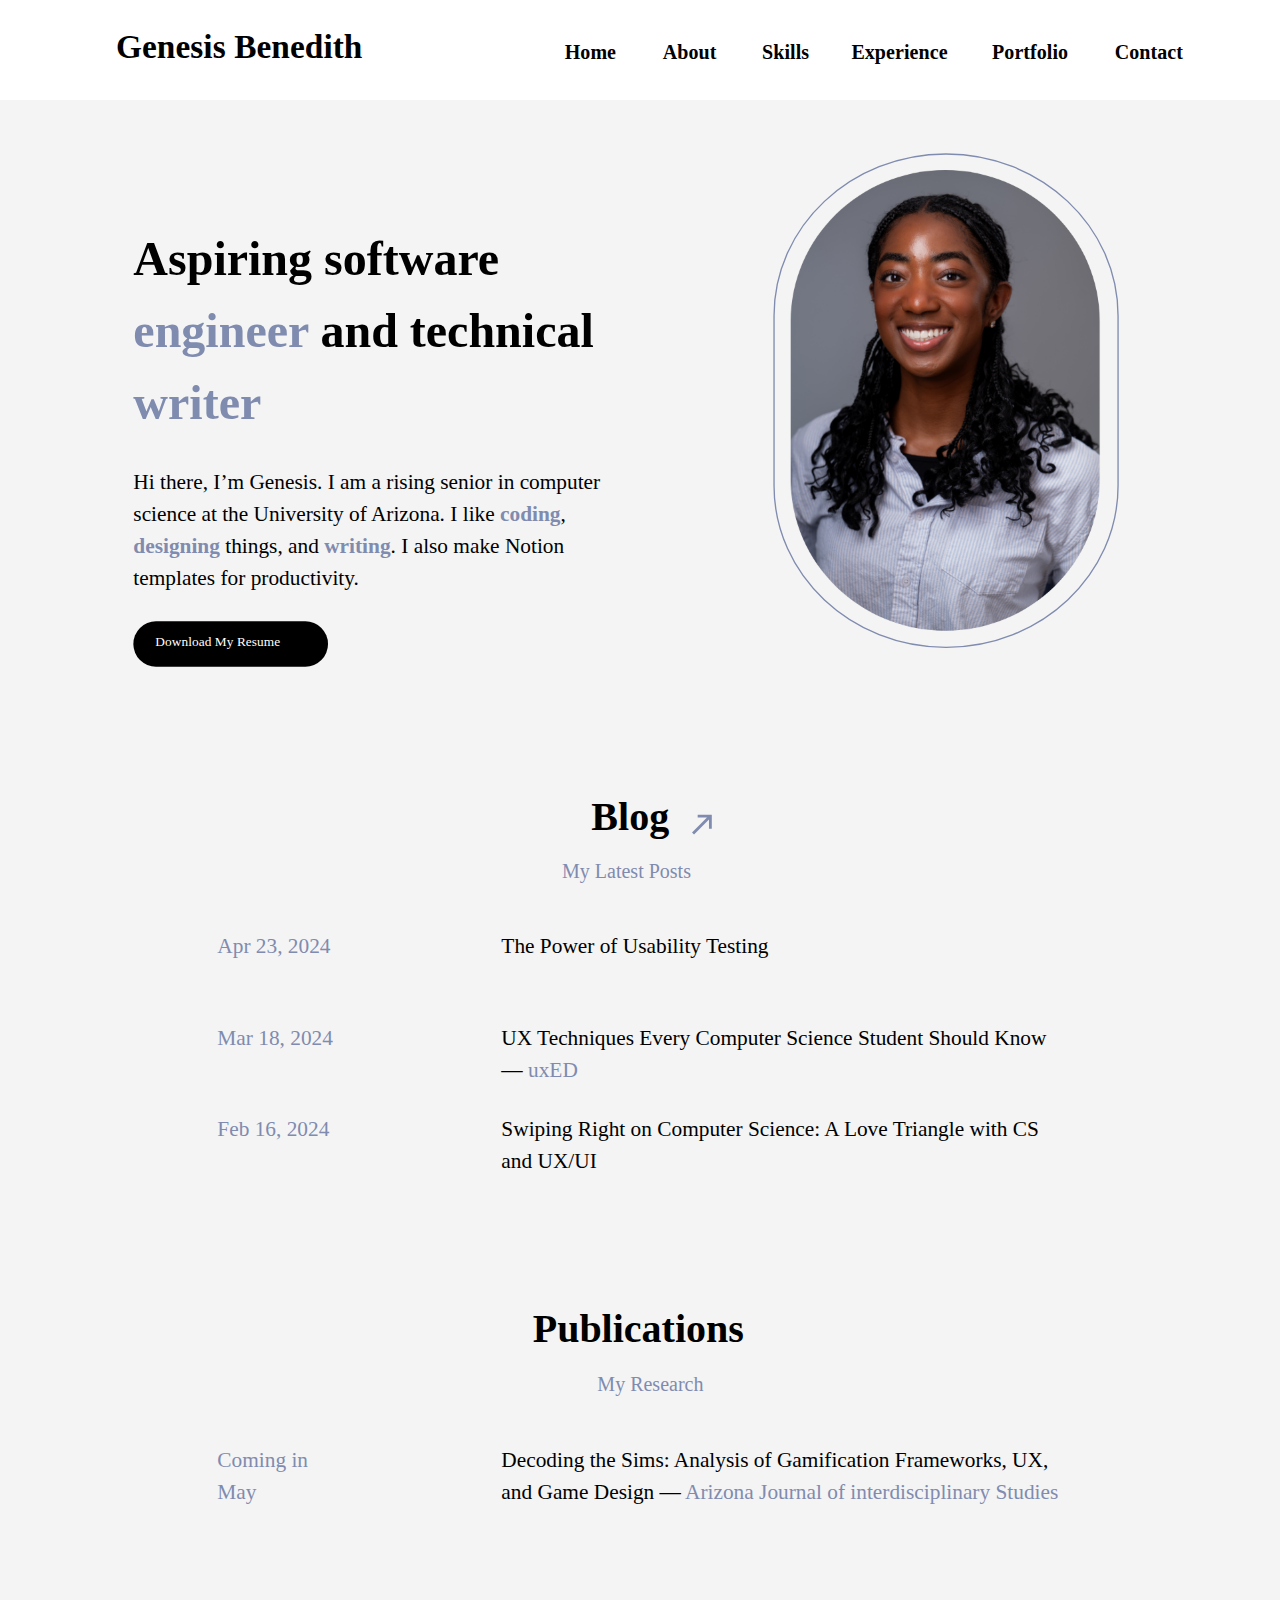
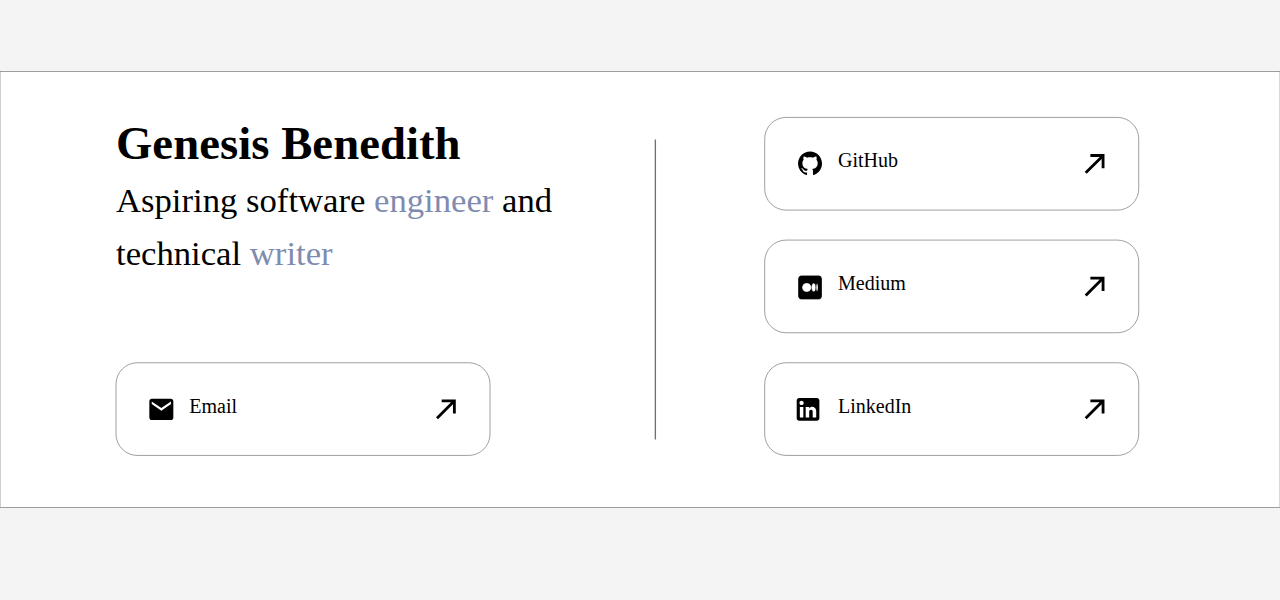
<file: index.html>
<!DOCTYPE html>
<html>
  <head>
    <meta charset="utf-8" />
    <meta http-equiv="X-UA-Compatible" content="IE=edge" />
    <meta name="viewport" content="width=device-width, initial-scale=1.0" />
    <title>Genesis Benedith</title>
    <link rel="icon" type="image/x-icon" href="/GB watermark.png">
    <style id="applicationStylesheet" type="text/css">
      .mediaViewInfo {
        --web-view-name: index;
        --web-view-id: index;
        --web-scale-to-fit: true;
        --web-scale-to-fit-type: width;
        --web-scale-on-resize: true;
        --web-enable-deep-linking: true;
      }
      :root {
        --web-view-ids: index;
      }
      * {
        margin: 0;
        padding: 0;
        box-sizing: border-box;
        border: none;
      }
      #index {
        position: absolute;
        width: 1920px;
        height: 3300px;
        background-color: rgba(244, 244, 244, 1);
        overflow: hidden;
        --web-view-name: index;
        --web-view-id: index;
        --web-scale-to-fit: true;
        --web-scale-to-fit-type: width;
        --web-scale-on-resize: true;
        --web-enable-deep-linking: true;
      }
      @keyframes {
      }
      @keyframes {
      }
      @keyframes {
      }
      @keyframes {
      }
      #resume {
        position: absolute;
        width: 292px;
        height: 68px;
        left: 200px;
        top: 932px;
        overflow: visible;
      }
      #Rectangle_1 {
        fill: rgba(0, 0, 0, 1);
      }
      .Rectangle_1 {
        position: absolute;
        overflow: visible;
        width: 292px;
        height: 68px;
        left: 0px;
        top: 0px;
      }
      #Download_My_Resume {
        left: 33px;
        top: 20px;
        position: absolute;
        overflow: visible;
        width: 227px;
        white-space: nowrap;
        line-height: 24px;
        margin-top: -2px;
        text-align: left;
        font-family: Poppins;
        font-style: normal;
        font-weight: normal;
        font-size: 20px;
        color: rgba(255, 255, 255, 1);
        letter-spacing: 0.1px;
      }
      #my_pic {
        position: absolute;
        width: 516px;
        height: 740px;
        left: 1161px;
        top: 231px;
        overflow: visible;
      }
      #Genesis_Benedith-HSI-1530jpg {
        position: absolute;
        width: 464.418px;
        height: 691.079px;
        left: 24.582px;
        top: 24.46px;
        overflow: visible;
      }
      #Genesis_Benedith-HSI-1530jpg_t {
        fill: transparent;
        stroke: rgba(127, 139, 175, 1);
        stroke-width: 2px;
        stroke-linejoin: miter;
        stroke-linecap: butt;
        stroke-miterlimit: 4;
        shape-rendering: auto;
      }
      .Genesis_Benedith-HSI-1530jpg_t {
        overflow: visible;
        position: absolute;
        width: 516px;
        height: 740px;
        left: 0px;
        top: 0px;
        transform: matrix(1, 0, 0, 1, 0, 0);
      }
      #Aspiring_software_engineer_and {
        left: 200px;
        top: 352px;
        position: absolute;
        overflow: visible;
        width: 761px;
        height: 317px;
        line-height: 108px;
        margin-top: -18px;
        text-align: left;
        font-family: Poppins;
        font-style: normal;
        font-weight: bold;
        font-size: 72px;
        color: rgba(0, 0, 0, 1);
      }
      #Hi_there_Im_Genesis_I_am_a_ris {
        left: 200px;
        top: 706px;
        position: absolute;
        overflow: visible;
        width: 761px;
        height: 189px;
        line-height: 48px;
        margin-top: -8px;
        text-align: left;
        font-family: Poppins;
        font-style: normal;
        font-weight: normal;
        font-size: 32px;
        color: rgba(0, 0, 0, 1);
      }
      #blog {
        position: absolute;
        width: 1268px;
        height: 351px;
        left: 326px;
        top: 1963px;
        overflow: visible;
      }
      #My_Research {
        left: 570px;
        top: 99px;
        position: absolute;
        overflow: visible;
        width: 192px;
        white-space: nowrap;
        line-height: 108px;
        margin-top: -39px;
        text-align: left;
        font-family: Poppins;
        font-style: normal;
        font-weight: normal;
        font-size: 30px;
        color: rgba(127, 139, 175, 1);
      }
      #Coming_in_May {
        left: 0px;
        top: 210px;
        position: absolute;
        overflow: visible;
        width: 201px;
        height: 93px;
        line-height: 48px;
        margin-top: -8px;
        text-align: left;
        font-family: Poppins;
        font-style: normal;
        font-weight: normal;
        font-size: 32px;
        color: rgba(127, 139, 175, 1);
      }
      #Decoding_the_Sims_Analysis_of_ {
        left: 426px;
        top: 210px;
        position: absolute;
        overflow: visible;
        width: 843px;
        height: 141px;
        line-height: 48px;
        margin-top: -8px;
        text-align: left;
        font-family: Poppins;
        font-style: normal;
        font-weight: normal;
        font-size: 32px;
        color: rgba(0, 0, 0, 1);
      }
      #Group_9 {
        position: absolute;
        width: 385px;
        height: 84px;
        left: 473px;
        top: 0px;
        overflow: visible;
      }
      #Publications {
        left: 0px;
        top: 0px;
        position: absolute;
        overflow: visible;
        width: 386px;
        white-space: nowrap;
        line-height: 108px;
        margin-top: -24px;
        text-align: left;
        font-family: Poppins;
        font-style: normal;
        font-weight: bold;
        font-size: 60px;
        color: rgba(0, 0, 0, 1);
      }
      #blog_ {
        position: absolute;
        width: 1268px;
        height: 575px;
        left: 326px;
        top: 1195px;
        overflow: visible;
      }
      #My_Latest_Posts {
        left: 517px;
        top: 97px;
        position: absolute;
        overflow: visible;
        width: 331px;
        height: 43px;
        line-height: 108px;
        margin-top: -39px;
        text-align: left;
        font-family: Poppins;
        font-style: normal;
        font-weight: normal;
        font-size: 30px;
        color: rgba(127, 139, 175, 1);
      }
      #Group_10 {
        position: absolute;
        width: 1268px;
        height: 93px;
        left: 0px;
        top: 482px;
        overflow: visible;
      }
      #Feb_16_2024 {
        left: 0px;
        top: 0px;
        position: absolute;
        overflow: visible;
        width: 201px;
        height: 45px;
        line-height: 48px;
        margin-top: -8px;
        text-align: left;
        font-family: Poppins;
        font-style: normal;
        font-weight: normal;
        font-size: 32px;
        color: rgba(127, 139, 175, 1);
      }
      #Swiping_Right_on_Computer_Scie {
        left: 426px;
        top: 0px;
        position: absolute;
        overflow: visible;
        width: 843px;
        height: 93px;
        line-height: 48px;
        margin-top: -8px;
        text-align: left;
        font-family: Poppins;
        font-style: normal;
        font-weight: normal;
        font-size: 32px;
        color: rgba(0, 0, 0, 1);
      }
      #Mar_18_2024 {
        left: 0px;
        top: 345px;
        position: absolute;
        overflow: visible;
        width: 201px;
        height: 45px;
        line-height: 48px;
        margin-top: -8px;
        text-align: left;
        font-family: Poppins;
        font-style: normal;
        font-weight: normal;
        font-size: 32px;
        color: rgba(127, 139, 175, 1);
      }
      #UX_Techniques_Every_Computer_S {
        left: 426px;
        top: 345px;
        position: absolute;
        overflow: visible;
        width: 843px;
        height: 93px;
        line-height: 48px;
        margin-top: -8px;
        text-align: left;
        font-family: Poppins;
        font-style: normal;
        font-weight: normal;
        font-size: 32px;
        color: rgba(0, 0, 0, 1);
      }
      #Apr_23_2024 {
        left: 0px;
        top: 208px;
        position: absolute;
        overflow: visible;
        width: 201px;
        height: 45px;
        line-height: 48px;
        margin-top: -8px;
        text-align: left;
        font-family: Poppins;
        font-style: normal;
        font-weight: normal;
        font-size: 32px;
        color: rgba(127, 139, 175, 1);
      }
      #The_Power_of_Usability_Testing {
        left: 426px;
        top: 208px;
        position: absolute;
        overflow: visible;
        width: 843px;
        height: 45px;
        line-height: 48px;
        margin-top: -8px;
        text-align: left;
        font-family: Poppins;
        font-style: normal;
        font-weight: normal;
        font-size: 32px;
        color: rgba(0, 0, 0, 1);
      }
      #Group_9_bb {
        position: absolute;
        width: 185.655px;
        height: 84px;
        left: 561px;
        top: 0px;
        overflow: visible;
      }
      #Blog_bc {
        left: 0px;
        top: 0px;
        position: absolute;
        overflow: visible;
        width: 147px;
        height: 84px;
        line-height: 108px;
        margin-top: -24px;
        text-align: left;
        font-family: Poppins;
        font-style: normal;
        font-weight: bold;
        font-size: 60px;
        color: rgba(0, 0, 0, 1);
      }
      #MDI__arrow-top-right {
        position: absolute;
        width: 39.655px;
        height: 39.655px;
        left: 146px;
        top: 22.172px;
        overflow: visible;
      }
      #Boundary {
        opacity: 0;
        fill: rgba(127, 139, 175, 1);
        stroke: rgba(0, 0, 0, 0);
        stroke-width: 1px;
        stroke-linejoin: miter;
        stroke-linecap: butt;
        stroke-miterlimit: 4;
        shape-rendering: auto;
      }
      .Boundary {
        position: absolute;
        overflow: visible;
        width: 39.655px;
        height: 39.655px;
        left: 0px;
        top: 0px;
      }
      #Path__arrow-top-right {
        fill: rgba(127, 139, 175, 1);
      }
      .Path__arrow-top-right {
        overflow: visible;
        position: absolute;
        width: 29.655px;
        height: 29.655px;
        left: 5px;
        top: 5px;
        transform: matrix(1, 0, 0, 1, 0, 0);
      }
      #contact {
        position: absolute;
        width: 1920px;
        height: 654px;
        left: 0px;
        top: 2507px;
        overflow: visible;
      }
      #Rectangle_24 {
        fill: rgba(255, 255, 255, 1);
        stroke: rgba(112, 112, 112, 1);
        stroke-width: 1px;
        stroke-linejoin: miter;
        stroke-linecap: butt;
        stroke-miterlimit: 4;
        shape-rendering: auto;
      }
      .Rectangle_24 {
        position: absolute;
        overflow: visible;
        width: 1920px;
        height: 654px;
        left: 0px;
        top: 0px;
      }
      #Genesis_Benedith {
        left: 174px;
        top: 69px;
        position: absolute;
        overflow: visible;
        width: 628px;
        white-space: nowrap;
        text-align: left;
        font-family: Poppins;
        font-style: normal;
        font-weight: bold;
        font-size: 70px;
        color: rgba(0, 0, 0, 1);
        letter-spacing: 0.1px;
      }
      #Aspiring_software_engineer_and_bj {
        left: 174px;
        top: 168px;
        position: absolute;
        overflow: visible;
        width: 695px;
        height: 233px;
        line-height: 80px;
        margin-top: -14px;
        text-align: left;
        font-family: Poppins;
        font-style: normal;
        font-weight: normal;
        font-size: 52px;
        color: rgba(0, 0, 0, 1);
      }
      #Line_2 {
        fill: transparent;
        stroke: rgba(112, 112, 112, 1);
        stroke-width: 2px;
        stroke-linejoin: miter;
        stroke-linecap: butt;
        stroke-miterlimit: 4;
        shape-rendering: auto;
      }
      .Line_2 {
        overflow: visible;
        position: absolute;
        width: 2px;
        height: 450px;
        left: 982.5px;
        top: 102px;
        transform: matrix(1, 0, 0, 1, 0, 0);
      }
      #contact_bl {
        position: absolute;
        width: 1534px;
        height: 507px;
        left: 174px;
        top: 69px;
        overflow: visible;
      }
      #github {
        position: absolute;
        width: 561px;
        height: 139px;
        left: 973px;
        top: 0px;
        overflow: visible;
      }
      #Rectangle_23 {
        fill: rgba(255, 255, 255, 1);
        stroke: rgba(112, 112, 112, 1);
        stroke-width: 1px;
        stroke-linejoin: miter;
        stroke-linecap: butt;
        stroke-miterlimit: 4;
        shape-rendering: auto;
      }
      .Rectangle_23 {
        position: absolute;
        overflow: visible;
        width: 561px;
        height: 139px;
        left: 0px;
        top: 0px;
      }
      #MDI__arrow-top-right_bo {
        position: absolute;
        width: 39.655px;
        height: 39.655px;
        left: 475.345px;
        top: 49.672px;
        overflow: visible;
      }
      #Boundary_bp {
        opacity: 0;
        fill: rgba(0, 0, 0, 1);
        stroke: rgba(0, 0, 0, 0);
        stroke-width: 1px;
        stroke-linejoin: miter;
        stroke-linecap: butt;
        stroke-miterlimit: 4;
        shape-rendering: auto;
      }
      .Boundary_bp {
        position: absolute;
        overflow: visible;
        width: 39.655px;
        height: 39.655px;
        left: 0px;
        top: 0px;
      }
      #Path__arrow-top-right_bq {
        fill: rgba(0, 0, 0, 1);
      }
      .Path__arrow-top-right_bq {
        overflow: visible;
        position: absolute;
        width: 29.655px;
        height: 29.655px;
        left: 5px;
        top: 5px;
        transform: matrix(1, 0, 0, 1, 0, 0);
      }
      #MDI__github {
        position: absolute;
        width: 40px;
        height: 40px;
        left: 48.414px;
        top: 49.327px;
        overflow: visible;
      }
      #Boundary_bs {
        opacity: 0;
        fill: rgba(0, 0, 0, 1);
        stroke: rgba(0, 0, 0, 0);
        stroke-width: 1px;
        stroke-linejoin: miter;
        stroke-linecap: butt;
        stroke-miterlimit: 4;
        shape-rendering: auto;
      }
      .Boundary_bs {
        position: absolute;
        overflow: visible;
        width: 40px;
        height: 40px;
        left: 0px;
        top: 0px;
      }
      #Path__github {
        fill: rgba(0, 0, 0, 1);
      }
      .Path__github {
        overflow: visible;
        position: absolute;
        width: 36px;
        height: 35.515px;
        left: 2px;
        top: 2px;
        transform: matrix(1, 0, 0, 1, 0, 0);
      }
      #GitHub_bu {
        left: 110px;
        top: 50px;
        position: absolute;
        overflow: visible;
        width: 235px;
        height: 43px;
        line-height: 108px;
        margin-top: -39px;
        text-align: left;
        font-family: Poppins;
        font-style: normal;
        font-weight: normal;
        font-size: 30px;
        color: rgba(0, 0, 0, 1);
      }
      #linkedin {
        position: absolute;
        width: 561px;
        height: 139px;
        left: 973px;
        top: 368px;
        overflow: visible;
      }
      #Rectangle_23_bw {
        fill: rgba(255, 255, 255, 1);
        stroke: rgba(112, 112, 112, 1);
        stroke-width: 1px;
        stroke-linejoin: miter;
        stroke-linecap: butt;
        stroke-miterlimit: 4;
        shape-rendering: auto;
      }
      .Rectangle_23_bw {
        position: absolute;
        overflow: visible;
        width: 561px;
        height: 139px;
        left: 0px;
        top: 0px;
      }
      #MDI__arrow-top-right_bx {
        position: absolute;
        width: 39.655px;
        height: 39.655px;
        left: 475.345px;
        top: 49.672px;
        overflow: visible;
      }
      #Boundary_by {
        opacity: 0;
        fill: rgba(0, 0, 0, 1);
        stroke: rgba(0, 0, 0, 0);
        stroke-width: 1px;
        stroke-linejoin: miter;
        stroke-linecap: butt;
        stroke-miterlimit: 4;
        shape-rendering: auto;
      }
      .Boundary_by {
        position: absolute;
        overflow: visible;
        width: 39.655px;
        height: 39.655px;
        left: 0px;
        top: 0px;
      }
      #Path__arrow-top-right_bz {
        fill: rgba(0, 0, 0, 1);
      }
      .Path__arrow-top-right_bz {
        overflow: visible;
        position: absolute;
        width: 29.655px;
        height: 29.655px;
        left: 5px;
        top: 5px;
        transform: matrix(1, 0, 0, 1, 0, 0);
      }
      #MDI__linkedin {
        opacity: 0.999;
        position: absolute;
        width: 40.677px;
        height: 40px;
        left: 48.41px;
        top: 49.5px;
        overflow: visible;
      }
      #Boundary_b {
        opacity: 0;
        fill: rgba(0, 0, 0, 1);
        stroke: rgba(0, 0, 0, 0);
        stroke-width: 1px;
        stroke-linejoin: miter;
        stroke-linecap: butt;
        stroke-miterlimit: 4;
        shape-rendering: auto;
      }
      .Boundary_b {
        position: absolute;
        overflow: visible;
        width: 40px;
        height: 40px;
        left: 0.677px;
        top: 0px;
      }
      #Path__linkedin {
        fill: rgba(0, 0, 0, 1);
      }
      .Path__linkedin {
        overflow: visible;
        position: absolute;
        width: 34px;
        height: 34px;
        left: 0px;
        top: 3px;
        transform: matrix(1, 0, 0, 1, 0, 0);
      }
      #LinkedIn_b {
        left: 110px;
        top: 50px;
        position: absolute;
        overflow: visible;
        width: 235px;
        height: 43px;
        line-height: 108px;
        margin-top: -39px;
        text-align: left;
        font-family: Poppins;
        font-style: normal;
        font-weight: normal;
        font-size: 30px;
        color: rgba(0, 0, 0, 1);
      }
      #medium {
        position: absolute;
        width: 561px;
        height: 139px;
        left: 973px;
        top: 184px;
        overflow: visible;
      }
      #Rectangle_23_b {
        fill: rgba(255, 255, 255, 1);
        stroke: rgba(112, 112, 112, 1);
        stroke-width: 1px;
        stroke-linejoin: miter;
        stroke-linecap: butt;
        stroke-miterlimit: 4;
        shape-rendering: auto;
      }
      .Rectangle_23_b {
        position: absolute;
        overflow: visible;
        width: 561px;
        height: 139px;
        left: 0px;
        top: 0px;
      }
      #MDI__arrow-top-right_b {
        position: absolute;
        width: 39.655px;
        height: 39.655px;
        left: 475.345px;
        top: 49.672px;
        overflow: visible;
      }
      #Boundary_ca {
        opacity: 0;
        fill: rgba(0, 0, 0, 1);
        stroke: rgba(0, 0, 0, 0);
        stroke-width: 1px;
        stroke-linejoin: miter;
        stroke-linecap: butt;
        stroke-miterlimit: 4;
        shape-rendering: auto;
      }
      .Boundary_ca {
        position: absolute;
        overflow: visible;
        width: 39.655px;
        height: 39.655px;
        left: 0px;
        top: 0px;
      }
      #Path__arrow-top-right_b {
        fill: rgba(0, 0, 0, 1);
      }
      .Path__arrow-top-right_b {
        overflow: visible;
        position: absolute;
        width: 29.655px;
        height: 29.655px;
        left: 5px;
        top: 5px;
        transform: matrix(1, 0, 0, 1, 0, 0);
      }
      #Image_1 {
        position: absolute;
        width: 44px;
        height: 44px;
        left: 46px;
        top: 49px;
        overflow: visible;
      }
      #Medium_ca {
        left: 110px;
        top: 50px;
        position: absolute;
        overflow: visible;
        width: 235px;
        height: 43px;
        line-height: 108px;
        margin-top: -39px;
        text-align: left;
        font-family: Poppins;
        font-style: normal;
        font-weight: normal;
        font-size: 30px;
        color: rgba(0, 0, 0, 1);
      }
      #email {
        position: absolute;
        width: 561px;
        height: 139px;
        left: 0px;
        top: 368px;
        overflow: visible;
      }
      #Rectangle_23_cc {
        fill: rgba(255, 255, 255, 1);
        stroke: rgba(112, 112, 112, 1);
        stroke-width: 1px;
        stroke-linejoin: miter;
        stroke-linecap: butt;
        stroke-miterlimit: 4;
        shape-rendering: auto;
      }
      .Rectangle_23_cc {
        position: absolute;
        overflow: visible;
        width: 561px;
        height: 139px;
        left: 0px;
        top: 0px;
      }
      #MDI__arrow-top-right_cd {
        position: absolute;
        width: 39.655px;
        height: 39.655px;
        left: 475.345px;
        top: 49.672px;
        overflow: visible;
      }
      #Boundary_ce {
        opacity: 0;
        fill: rgba(0, 0, 0, 1);
        stroke: rgba(0, 0, 0, 0);
        stroke-width: 1px;
        stroke-linejoin: miter;
        stroke-linecap: butt;
        stroke-miterlimit: 4;
        shape-rendering: auto;
      }
      .Boundary_ce {
        position: absolute;
        overflow: visible;
        width: 39.655px;
        height: 39.655px;
        left: 0px;
        top: 0px;
      }
      #Path__arrow-top-right_cf {
        fill: rgba(0, 0, 0, 1);
      }
      .Path__arrow-top-right_cf {
        overflow: visible;
        position: absolute;
        width: 29.655px;
        height: 29.655px;
        left: 5px;
        top: 5px;
        transform: matrix(1, 0, 0, 1, 0, 0);
      }
      #MDI__email {
        position: absolute;
        width: 40px;
        height: 40px;
        left: 48.414px;
        top: 49.672px;
        overflow: visible;
      }
      #Boundary_ch {
        opacity: 0;
        fill: rgba(0, 0, 0, 1);
        stroke: rgba(0, 0, 0, 0);
        stroke-width: 1px;
        stroke-linejoin: miter;
        stroke-linecap: butt;
        stroke-miterlimit: 4;
        shape-rendering: auto;
      }
      .Boundary_ch {
        position: absolute;
        overflow: visible;
        width: 40px;
        height: 40px;
        left: 0px;
        top: 0px;
      }
      #Path__email {
        fill: rgba(0, 0, 0, 1);
      }
      .Path__email {
        overflow: visible;
        position: absolute;
        width: 36px;
        height: 32px;
        left: 2px;
        top: 4px;
        transform: matrix(1, 0, 0, 1, 0, 0);
      }
      #Email_cj {
        left: 110px;
        top: 50px;
        position: absolute;
        overflow: visible;
        width: 235px;
        height: 43px;
        line-height: 108px;
        margin-top: -39px;
        text-align: left;
        font-family: Poppins;
        font-style: normal;
        font-weight: normal;
        font-size: 30px;
        color: rgba(0, 0, 0, 1);
      }
      #back_pics {
        position: absolute;
        width: 1577.741px;
        height: 505.003px;
        left: 172.135px;
        top: 1182.131px;
        display: none;
        overflow: visible;
      }
      #bloomberg {
        position: absolute;
        width: 544.562px;
        height: 440.053px;
        left: 0px;
        top: 32.16px;
        overflow: visible;
      }
      #dc_lincoln {
        position: absolute;
        width: 395.88px;
        height: 379.813px;
        left: 400.405px;
        top: 76.985px;
        overflow: visible;
      }
      #trevi_rome {
        position: absolute;
        width: 544.562px;
        height: 440.053px;
        left: 712.487px;
        top: 16.746px;
        overflow: visible;
      }
      #build_day {
        position: absolute;
        width: 426.176px;
        height: 504.373px;
        left: 1149.595px;
        top: 0px;
        overflow: visible;
      }
      #header {
        position: absolute;
        width: 1920px;
        height: 150px;
        left: 0px;
        top: 0px;
        overflow: visible;
      }
      #Rectangle_2 {
        fill: rgba(255, 255, 255, 1);
      }
      .Rectangle_2 {
        position: absolute;
        overflow: visible;
        width: 1920px;
        height: 150px;
        left: 0px;
        top: 0px;
      }
      #Genesis_Benedith_cr {
        left: 174px;
        top: 41px;
        position: absolute;
        overflow: visible;
        width: 449px;
        white-space: nowrap;
        text-align: left;
        font-family: Poppins;
        font-style: normal;
        font-weight: bold;
        font-size: 50px;
        color: rgba(0, 0, 0, 1);
        letter-spacing: 0.1px;
      }
      #Home {
        left: 847px;
        top: 61px;
        position: absolute;
        overflow: visible;
        width: 93px;
        white-space: nowrap;
        text-align: left;
        font-family: Poppins;
        font-style: normal;
        font-weight: bold;
        font-size: 30px;
        color: rgba(0, 0, 0, 1);
        letter-spacing: 0.1px;
      }
      #Portfolio {
        left: 1488px;
        top: 61px;
        position: absolute;
        overflow: visible;
        width: 130px;
        white-space: nowrap;
        --web-animation: fadein undefineds undefined;
        --web-action-type: page;
        --web-action-target: portfolio.html;
        cursor: pointer;
        text-align: left;
        font-family: Poppins;
        font-style: normal;
        font-weight: bold;
        font-size: 30px;
        color: rgba(0, 0, 0, 1);
        letter-spacing: 0.1px;
      }
      #Contact_cu {
        left: 1672px;
        top: 61px;
        position: absolute;
        overflow: visible;
        width: 126px;
        white-space: nowrap;
        text-align: left;
        font-family: Poppins;
        font-style: normal;
        font-weight: bold;
        font-size: 30px;
        color: rgba(0, 0, 0, 1);
        letter-spacing: 0.1px;
      }
      #Skills {
        left: 1143px;
        top: 61px;
        position: absolute;
        overflow: visible;
        width: 80px;
        white-space: nowrap;
        --web-animation: fadein undefineds undefined;
        --web-action-type: page;
        --web-action-target: skills.html;
        cursor: pointer;
        text-align: left;
        font-family: Poppins;
        font-style: normal;
        font-weight: bold;
        font-size: 30px;
        color: rgba(0, 0, 0, 1);
        letter-spacing: 0.1px;
      }
      #Experience {
        left: 1277px;
        top: 61px;
        position: absolute;
        overflow: visible;
        width: 170px;
        white-space: nowrap;
        --web-animation: fadein undefineds undefined;
        --web-action-type: page;
        --web-action-target: background___experience.html;
        cursor: pointer;
        text-align: left;
        font-family: Poppins;
        font-style: normal;
        font-weight: bold;
        font-size: 30px;
        color: rgba(0, 0, 0, 1);
        letter-spacing: 0.1px;
      }
      #About {
        left: 994px;
        top: 61px;
        position: absolute;
        overflow: visible;
        width: 95px;
        white-space: nowrap;
        --web-animation: fadein undefineds undefined;
        --web-action-type: page;
        --web-action-target: about.html;
        cursor: pointer;
        text-align: left;
        font-family: Poppins;
        font-style: normal;
        font-weight: bold;
        font-size: 30px;
        color: rgba(0, 0, 0, 1);
        letter-spacing: 0.1px;
      }
    </style>
    <script id="applicationScript">
      ///////////////////////////////////////
      // INITIALIZATION
      ///////////////////////////////////////

      /**
       * Functionality for scaling, showing by media query, and navigation between multiple pages on a single page.
       * Code subject to change.
       **/

      if (window.console == null) {
        window["console"] = { log: function () {} };
      } // some browsers do not set console

      var Application = function () {
        // event constants
        this.prefix = "--web-";
        this.NAVIGATION_CHANGE = "viewChange";
        this.VIEW_NOT_FOUND = "viewNotFound";
        this.VIEW_CHANGE = "viewChange";
        this.VIEW_CHANGING = "viewChanging";
        this.STATE_NOT_FOUND = "stateNotFound";
        this.APPLICATION_COMPLETE = "applicationComplete";
        this.APPLICATION_RESIZE = "applicationResize";
        this.SIZE_STATE_NAME = "data-is-view-scaled";
        this.STATE_NAME = this.prefix + "state";

        this.lastTrigger = null;
        this.lastView = null;
        this.lastState = null;
        this.lastOverlay = null;
        this.currentView = null;
        this.currentState = null;
        this.currentOverlay = null;
        this.currentQuery = { index: 0, rule: null, mediaText: null, id: null };
        this.inclusionQuery = "(min-width: 0px)";
        this.exclusionQuery = "none and (min-width: 99999px)";
        this.LastModifiedDateLabelName = "LastModifiedDateLabel";
        this.viewScaleSliderId = "ViewScaleSliderInput";
        this.pageRefreshedName = "showPageRefreshedNotification";
        this.application = null;
        this.applicationStylesheet = null;
        this.showByMediaQuery = null;
        this.mediaQueryDictionary = {};
        this.viewsDictionary = {};
        this.addedViews = [];
        this.viewStates = [];
        this.views = [];
        this.viewIds = [];
        this.viewQueries = {};
        this.overlays = {};
        this.overlayIds = [];
        this.numberOfViews = 0;
        this.verticalPadding = 0;
        this.horizontalPadding = 0;
        this.stateName = null;
        this.viewScale = 1;
        this.viewLeft = 0;
        this.viewTop = 0;
        this.horizontalScrollbarsNeeded = false;
        this.verticalScrollbarsNeeded = false;

        // view settings
        this.showUpdateNotification = false;
        this.showNavigationControls = false;
        this.scaleViewsToFit = false;
        this.scaleToFitOnDoubleClick = false;
        this.actualSizeOnDoubleClick = false;
        this.scaleViewsOnResize = false;
        this.navigationOnKeypress = false;
        this.showViewName = false;
        this.enableDeepLinking = true;
        this.refreshPageForChanges = false;
        this.showRefreshNotifications = true;

        // view controls
        this.scaleViewSlider = null;
        this.lastModifiedLabel = null;
        this.supportsPopState = false; // window.history.pushState!=null;
        this.initialized = false;

        // refresh properties
        this.refreshDuration = 250;
        this.lastModifiedDate = null;
        this.refreshRequest = null;
        this.refreshInterval = null;
        this.refreshContent = null;
        this.refreshContentSize = null;
        this.refreshCheckContent = false;
        this.refreshCheckContentSize = false;

        var self = this;

        self.initialize = function (event) {
          var view = self.getVisibleView();
          var views = self.getVisibleViews();
          if (view == null) view = self.getInitialView();
          self.collectViews();
          self.collectOverlays();
          self.collectMediaQueries();

          for (let index = 0; index < views.length; index++) {
            var view = views[index];
            self.setViewOptions(view);
            self.setViewVariables(view);
            self.centerView(view);
          }

          // sometimes the body size is 0 so we call this now and again later
          if (self.initialized) {
            window.addEventListener(
              self.NAVIGATION_CHANGE,
              self.viewChangeHandler
            );
            window.addEventListener("keyup", self.keypressHandler);
            window.addEventListener("keypress", self.keypressHandler);
            window.addEventListener("resize", self.resizeHandler);
            window.document.addEventListener(
              "dblclick",
              self.doubleClickHandler
            );

            if (self.supportsPopState) {
              window.addEventListener("popstate", self.popStateHandler);
            } else {
              window.addEventListener("hashchange", self.hashChangeHandler);
            }

            // we are ready to go
            window.dispatchEvent(new Event(self.APPLICATION_COMPLETE));
          }

          if (self.initialized == false) {
            if (self.enableDeepLinking) {
              self.syncronizeViewToURL();
            }

            if (self.refreshPageForChanges) {
              self.setupRefreshForChanges();
            }

            self.initialized = true;
          }

          if (self.scaleViewsToFit) {
            self.viewScale = self.scaleViewToFit(view);

            if (self.viewScale < 0) {
              setTimeout(self.scaleViewToFit, 500, view);
            }
          } else if (view) {
            self.viewScale = self.getViewScaleValue(view);
            self.centerView(view);
            self.updateSliderValue(self.viewScale);
          } else {
            // no view found
          }

          if (self.showUpdateNotification) {
            self.showNotification();
          }

          //"addEventListener" in window ? null : window.addEventListener = window.attachEvent;
          //"addEventListener" in document ? null : document.addEventListener = document.attachEvent;
        };

        ///////////////////////////////////////
        // AUTO REFRESH
        ///////////////////////////////////////

        self.setupRefreshForChanges = function () {
          self.refreshRequest = new XMLHttpRequest();

          if (!self.refreshRequest) {
            return false;
          }

          // get document start values immediately
          self.requestRefreshUpdate();
        };

        /**
         * Attempt to check the last modified date by the headers
         * or the last modified property from the byte array (experimental)
         **/
        self.requestRefreshUpdate = function () {
          var url = document.location.href;
          var protocol = window.location.protocol;
          var method;

          try {
            if (self.refreshCheckContentSize) {
              self.refreshRequest.open("HEAD", url, true);
            } else if (self.refreshCheckContent) {
              self.refreshContent = document.documentElement.outerHTML;
              self.refreshRequest.open("GET", url, true);
              self.refreshRequest.responseType = "text";
            } else {
              // get page last modified date for the first call to compare to later
              if (self.lastModifiedDate == null) {
                // File system does not send headers in FF so get blob if possible
                if (protocol == "file:") {
                  self.refreshRequest.open("GET", url, true);
                  self.refreshRequest.responseType = "blob";
                } else {
                  self.refreshRequest.open("HEAD", url, true);
                  self.refreshRequest.responseType = "blob";
                }

                self.refreshRequest.onload = self.refreshOnLoadOnceHandler;

                // In some browsers (Chrome & Safari) this error occurs at send:
                //
                // Chrome - Access to XMLHttpRequest at 'file:///index.html' from origin 'null'
                // has been blocked by CORS policy:
                // Cross origin requests are only supported for protocol schemes:
                // http, data, chrome, chrome-extension, https.
                //
                // Safari - XMLHttpRequest cannot load file:///Users/user/Public/index.html. Cross origin requests are only supported for HTTP.
                //
                // Solution is to run a local server, set local permissions or test in another browser
                self.refreshRequest.send(null);

                // In MS browsers the following behavior occurs possibly due to an AJAX call to check last modified date:
                //
                // DOM7011: The code on this page disabled back and forward caching.

                // In Brave (Chrome) error when on the server
                // index.js:221 HEAD https://www.example.com/ net::ERR_INSUFFICIENT_RESOURCES
                // self.refreshRequest.send(null);
              } else {
                self.refreshRequest = new XMLHttpRequest();
                self.refreshRequest.onreadystatechange = self.refreshHandler;
                self.refreshRequest.ontimeout = function () {
                  self.log("Couldn't find page to check for updates");
                };

                var method;
                if (protocol == "file:") {
                  method = "GET";
                } else {
                  method = "HEAD";
                }

                //refreshRequest.open('HEAD', url, true);
                self.refreshRequest.open(method, url, true);
                self.refreshRequest.responseType = "blob";
                self.refreshRequest.send(null);
              }
            }
          } catch (error) {
            self.log("Refresh failed for the following reason:");
            self.log(error);
          }
        };

        self.refreshHandler = function () {
          var contentSize;

          try {
            if (self.refreshRequest.readyState === XMLHttpRequest.DONE) {
              if (
                self.refreshRequest.status === 2 ||
                self.refreshRequest.status === 200
              ) {
                var pageChanged = false;

                self.updateLastModifiedLabel();

                if (self.refreshCheckContentSize) {
                  var lastModifiedHeader =
                    self.refreshRequest.getResponseHeader("Last-Modified");
                  contentSize =
                    self.refreshRequest.getResponseHeader("Content-Length");
                  //lastModifiedDate = refreshRequest.getResponseHeader("Last-Modified");
                  var headers = self.refreshRequest.getAllResponseHeaders();
                  var hasContentHeader =
                    headers.indexOf("Content-Length") != -1;

                  if (hasContentHeader) {
                    contentSize =
                      self.refreshRequest.getResponseHeader("Content-Length");

                    // size has not been set yet
                    if (self.refreshContentSize == null) {
                      self.refreshContentSize = contentSize;
                      // exit and let interval call this method again
                      return;
                    }

                    if (contentSize != self.refreshContentSize) {
                      pageChanged = true;
                    }
                  }
                } else if (self.refreshCheckContent) {
                  if (self.refreshRequest.responseText != self.refreshContent) {
                    pageChanged = true;
                  }
                } else {
                  lastModifiedHeader = self.getLastModified(
                    self.refreshRequest
                  );

                  if (self.lastModifiedDate != lastModifiedHeader) {
                    self.log(
                      "lastModifiedDate:" +
                        self.lastModifiedDate +
                        ",lastModifiedHeader:" +
                        lastModifiedHeader
                    );
                    pageChanged = true;
                  }
                }

                if (pageChanged) {
                  clearInterval(self.refreshInterval);
                  self.refreshUpdatedPage();
                  return;
                }
              } else {
                self.log("There was a problem with the request.");
              }
            }
          } catch (error) {
            //console.log('Caught Exception: ' + error);
          }
        };

        self.refreshOnLoadOnceHandler = function (event) {
          // get the last modified date
          if (self.refreshRequest.response) {
            self.lastModifiedDate = self.getLastModified(self.refreshRequest);

            if (self.lastModifiedDate != null) {
              if (self.refreshInterval == null) {
                self.refreshInterval = setInterval(
                  self.requestRefreshUpdate,
                  self.refreshDuration
                );
              }
            } else {
              self.log("Could not get last modified date from the server");
            }
          }
        };

        self.refreshUpdatedPage = function () {
          if (self.showRefreshNotifications) {
            var date = new Date().setTime(new Date().getTime() + 10000);
            document.cookie =
              encodeURIComponent(self.pageRefreshedName) +
              "=true" +
              "; max-age=6000;" +
              " path=/";
          }

          document.location.reload(true);
        };

        self.showNotification = function (duration) {
          var notificationID = self.pageRefreshedName + "ID";
          var notification = document.getElementById(notificationID);
          if (duration == null) duration = 4000;

          if (notification != null) {
            return;
          }

          notification = document.createElement("div");
          notification.id = notificationID;
          notification.textContent = "PAGE UPDATED";
          var styleRule = "";
          styleRule =
            "position: fixed; padding: 7px 16px 6px 16px; font-family: Arial, sans-serif; font-size: 10px; font-weight: bold; left: 50%;";
          styleRule +=
            "top: 20px; background-color: rgba(0,0,0,.5); border-radius: 12px; color:rgb(235, 235, 235); transition: all 2s linear;";
          styleRule +=
            "transform: translateX(-50%); letter-spacing: .5px; filter: drop-shadow(2px 2px 6px rgba(0, 0, 0, .1)); cursor: pointer";
          notification.setAttribute("style", styleRule);

          notification.className = "PageRefreshedClass";
          notification.addEventListener("click", function () {
            notification.parentNode.removeChild(notification);
          });

          document.body.appendChild(notification);

          setTimeout(function () {
            notification.style.opacity = "0";
            notification.style.filter =
              "drop-shadow( 0px 0px 0px rgba(0,0,0, .5))";
            setTimeout(function () {
              try {
                notification.parentNode.removeChild(notification);
              } catch (error) {}
            }, duration);
          }, duration);

          document.cookie =
            encodeURIComponent(self.pageRefreshedName) + "=; max-age=1; path=/";
        };

        /**
         * Get the last modified date from the header
         * or file object after request has been received
         **/
        self.getLastModified = function (request) {
          var date;

          // file protocol - FILE object with last modified property
          if (request.response && request.response.lastModified) {
            date = request.response.lastModified;
          }

          // http protocol - check headers
          if (date == null) {
            date = request.getResponseHeader("Last-Modified");
          }

          return date;
        };

        self.updateLastModifiedLabel = function () {
          var labelValue = "";

          if (self.lastModifiedLabel == null) {
            self.lastModifiedLabel =
              document.getElementById("LastModifiedLabel");
          }

          if (self.lastModifiedLabel) {
            var seconds = parseInt(
              ((new Date().getTime() - Date.parse(document.lastModified)) /
                1000 /
                60) *
                100 +
                ""
            );
            var minutes = 0;
            var hours = 0;

            if (seconds < 60) {
              seconds = Math.floor(seconds / 10) * 10;
              labelValue = seconds + " seconds";
            } else {
              minutes = parseInt(seconds / 60 + "");

              if (minutes > 60) {
                hours = parseInt(seconds / 60 / 60 + "");
                labelValue += hours == 1 ? " hour" : " hours";
              } else {
                labelValue = minutes + "";
                labelValue += minutes == 1 ? " minute" : " minutes";
              }
            }

            if (seconds < 10) {
              labelValue = "Updated now";
            } else {
              labelValue = "Updated " + labelValue + " ago";
            }

            if (self.lastModifiedLabel.firstElementChild) {
              self.lastModifiedLabel.firstElementChild.textContent = labelValue;
            } else if ("textContent" in self.lastModifiedLabel) {
              self.lastModifiedLabel.textContent = labelValue;
            }
          }
        };

        self.getShortString = function (string, length) {
          if (length == null) length = 30;
          string =
            string != null
              ? string.substr(0, length).replace(/\n/g, "")
              : "[String is null]";
          return string;
        };

        self.getShortNumber = function (value, places) {
          if (places == null || places < 1) places = 4;
          value =
            Math.round(value * Math.pow(10, places)) / Math.pow(10, places);
          return value;
        };

        ///////////////////////////////////////
        // NAVIGATION CONTROLS
        ///////////////////////////////////////

        self.updateViewLabel = function () {
          var viewNavigationLabel = document.getElementById(
            "ViewNavigationLabel"
          );
          var view = self.getVisibleView();
          var viewIndex = view ? self.getViewIndex(view) : -1;
          var viewName = view
            ? self.getViewPreferenceValue(view, self.prefix + "view-name")
            : null;
          var viewId = view ? view.id : null;

          if (viewNavigationLabel && view) {
            if (viewName && viewName.indexOf('"') != -1) {
              viewName = viewName.replace(/"/g, "");
            }

            if (self.showViewName) {
              viewNavigationLabel.textContent = viewName;
              self.setTooltip(
                viewNavigationLabel,
                viewIndex + 1 + " of " + self.numberOfViews
              );
            } else {
              viewNavigationLabel.textContent =
                viewIndex + 1 + " of " + self.numberOfViews;
              self.setTooltip(viewNavigationLabel, viewName);
            }
          }
        };

        self.updateURL = function (view) {
          view = view == null ? self.getVisibleView() : view;
          var viewId = view ? view.id : null;
          var viewFragment = view ? "#" + viewId : null;

          if (viewId && self.viewIds.length > 1 && self.enableDeepLinking) {
            if (self.supportsPopState == false) {
              self.setFragment(viewId);
            } else {
              if (viewFragment != window.location.hash) {
                if (window.location.hash == null) {
                  window.history.replaceState(
                    { name: viewId },
                    null,
                    viewFragment
                  );
                } else {
                  window.history.pushState(
                    { name: viewId },
                    null,
                    viewFragment
                  );
                }
              }
            }
          }
        };

        self.updateURLState = function (view, stateName) {
          stateName =
            view && (stateName == "" || stateName == null)
              ? self.getStateNameByViewId(view.id)
              : stateName;

          if (self.supportsPopState == false) {
            self.setFragment(stateName);
          } else {
            if (stateName != window.location.hash) {
              if (window.location.hash == null) {
                window.history.replaceState(
                  { name: view.viewId },
                  null,
                  stateName
                );
              } else {
                window.history.pushState(
                  { name: view.viewId },
                  null,
                  stateName
                );
              }
            }
          }
        };

        self.setFragment = function (value) {
          window.location.hash = "#" + value;
        };

        self.setTooltip = function (element, value) {
          // setting the tooltip in edge causes a page crash on hover
          if (/Edge/.test(navigator.userAgent)) {
            return;
          }

          if ("title" in element) {
            element.title = value;
          }
        };

        self.getStylesheetRules = function (styleSheet) {
          try {
            if (styleSheet) return styleSheet.cssRules || styleSheet.rules;

            return (
              document.styleSheets[0]["cssRules"] ||
              document.styleSheets[0]["rules"]
            );
          } catch (error) {
            // ERRORS:
            // SecurityError: The operation is insecure.
            // Errors happen when script loads before stylesheet or loading an external css locally

            // InvalidAccessError: A parameter or an operation is not supported by the underlying object
            // Place script after stylesheet

            console.log(error);
            if (error.toString().indexOf("The operation is insecure") != -1) {
              console.log(
                "Load the stylesheet before the script or load the stylesheet inline until it can be loaded on a server"
              );
            }
            return [];
          }
        };

        /**
         * If single page application hide all of the views.
         * @param {Number} selectedIndex if provided shows the view at index provided
         **/
        self.hideViews = function (selectedIndex, animation) {
          var rules = self.getStylesheetRules();
          var queryIndex = 0;
          var numberOfRules = rules != null ? rules.length : 0;

          // loop through rules and hide media queries except selected
          for (var i = 0; i < numberOfRules; i++) {
            var rule = rules[i];
            var cssText = rule && rule.cssText;

            if (rule.media != null && cssText.match("--web-view-name:")) {
              if (queryIndex == selectedIndex) {
                self.currentQuery.mediaText = rule.conditionText;
                self.currentQuery.index = selectedIndex;
                self.currentQuery.rule = rule;
                self.enableMediaQuery(rule);
              } else {
                if (animation) {
                  self.fadeOut(rule);
                } else {
                  self.disableMediaQuery(rule);
                }
              }

              queryIndex++;
            }
          }

          self.numberOfViews = queryIndex;
          self.updateViewLabel();
          self.updateURL();

          self.dispatchViewChange();

          var view = self.getVisibleView();
          var viewIndex = view ? self.getViewIndex(view) : -1;

          return viewIndex == selectedIndex ? view : null;
        };

        /**
         * If single page application hide all of the views.
         * @param {HTMLElement} selectedView if provided shows the view passed in
         **/
        self.hideAllViews = function (selectedView, animation) {
          var views = self.views;
          var queryIndex = 0;
          var numberOfViews = views != null ? views.length : 0;

          // loop through rules and hide media queries except selected
          for (var i = 0; i < numberOfViews; i++) {
            var viewData = views[i];
            var view = viewData && viewData.view;
            var mediaRule = viewData && viewData.mediaRule;

            if (view == selectedView) {
              self.currentQuery.mediaText = mediaRule.conditionText;
              self.currentQuery.index = queryIndex;
              self.currentQuery.rule = mediaRule;
              self.enableMediaQuery(mediaRule);
            } else {
              if (animation) {
                self.fadeOut(mediaRule);
              } else {
                self.disableMediaQuery(mediaRule);
              }
            }

            queryIndex++;
          }

          self.numberOfViews = queryIndex;
          self.updateViewLabel();
          self.updateURL();
          self.dispatchViewChange();

          var visibleView = self.getVisibleView();

          return visibleView == selectedView ? selectedView : null;
        };

        /**
         * Hide view
         * @param {Object} view element to hide
         **/
        self.hideView = function (view) {
          var rule = view ? self.mediaQueryDictionary[view.id] : null;

          if (rule) {
            self.disableMediaQuery(rule);
          }
        };

        /**
         * Hide overlay
         * @param {Object} overlay element to hide
         **/
        self.hideOverlay = function (overlay) {
          var rule = overlay ? self.mediaQueryDictionary[overlay.id] : null;

          if (rule) {
            self.disableMediaQuery(rule);

            //if (self.showByMediaQuery) {
            overlay.style.display = "none";
            //}
          }
        };

        /**
         * Show the view by media query. Does not hide current views
         * Sets view options by default
         * @param {Object} view element to show
         * @param {Boolean} setViewOptions sets view options if null or true
         */
        self.showViewByMediaQuery = function (view, setViewOptions) {
          var id = view ? view.id : null;
          var query = id ? self.mediaQueryDictionary[id] : null;
          var isOverlay = view ? self.isOverlay(view) : false;
          setViewOptions = setViewOptions == null ? true : setViewOptions;

          if (query) {
            self.enableMediaQuery(query);

            if (isOverlay && view && setViewOptions) {
              self.setViewVariables(null, view);
            } else {
              if (view && setViewOptions) self.setViewOptions(view);
              if (view && setViewOptions) self.setViewVariables(view);
            }
          }
        };

        /**
         * Show the view. Does not hide current views
         */
        self.showView = function (view, setViewOptions) {
          var id = view ? view.id : null;
          var query = id ? self.mediaQueryDictionary[id] : null;
          var display = null;
          setViewOptions = setViewOptions == null ? true : setViewOptions;

          if (query) {
            self.enableMediaQuery(query);
            if (view == null) view = self.getVisibleView();
            if (view && setViewOptions) self.setViewOptions(view);
          } else if (id) {
            display = window.getComputedStyle(view).getPropertyValue("display");
            if (display == "" || display == "none") {
              view.style.display = "block";
            }
          }

          if (view) {
            if (self.currentView != null) {
              self.lastView = self.currentView;
            }

            self.currentView = view;
          }
        };

        self.showViewById = function (id, setViewOptions) {
          var view = id ? self.getViewById(id) : null;

          if (view) {
            self.showView(view);
            return;
          }

          self.log("View not found '" + id + "'");
        };

        self.getElementView = function (element) {
          var view = element;
          var viewFound = false;

          while (viewFound == false || view == null) {
            if (view && self.viewsDictionary[view.id]) {
              return view;
            }
            view = view.parentNode;
          }
        };

        /**
         * Show overlay over view
         * @param {Event | HTMLElement} event event or html element with styles applied
         * @param {String} id id of view or view reference
         * @param {Number} x x location
         * @param {Number} y y location
         */
        self.showOverlay = function (event, id, x, y) {
          var overlay =
            id && typeof id === "string"
              ? self.getViewById(id)
              : id
              ? id
              : null;
          var query = overlay ? self.mediaQueryDictionary[overlay.id] : null;
          var centerHorizontally = false;
          var centerVertically = false;
          var anchorLeft = false;
          var anchorTop = false;
          var anchorRight = false;
          var anchorBottom = false;
          var display = null;
          var reparent = true;
          var view = null;

          if (overlay == null || overlay == false) {
            self.log("Overlay not found, '" + id + "'");
            return;
          }

          // get enter animation - event target must have css variables declared
          if (event) {
            var button = event.currentTarget || event; // can be event or htmlelement
            var buttonComputedStyles = getComputedStyle(button);
            var actionTargetValue = buttonComputedStyles
              .getPropertyValue(self.prefix + "action-target")
              .trim();
            var animation = buttonComputedStyles
              .getPropertyValue(self.prefix + "animation")
              .trim();
            var isAnimated = animation != "";
            var targetType = buttonComputedStyles
              .getPropertyValue(self.prefix + "action-type")
              .trim();
            var actionTarget = self.application
              ? null
              : self.getElement(actionTargetValue);
            var actionTargetStyles = actionTarget ? actionTarget.style : null;

            if (actionTargetStyles) {
              actionTargetStyles.setProperty("animation", animation);
            }

            if ("stopImmediatePropagation" in event) {
              event.stopImmediatePropagation();
            }
          }

          if (self.application == false || targetType == "page") {
            document.location.href = "./" + actionTargetValue;
            return;
          }

          // remove any current overlays
          if (self.currentOverlay) {
            // act as switch if same button
            if (
              self.currentOverlay == actionTarget ||
              self.currentOverlay == null
            ) {
              if (self.lastTrigger == button) {
                self.removeOverlay(isAnimated);
                return;
              }
            } else {
              self.removeOverlay(isAnimated);
            }
          }

          if (reparent) {
            view = self.getElementView(button);
            if (view) {
              view.appendChild(overlay);
            }
          }

          if (query) {
            //self.setElementAnimation(overlay, null);
            //overlay.style.animation = animation;
            self.enableMediaQuery(query);

            var display = overlay && overlay.style.display;

            if ((overlay && display == "") || display == "none") {
              overlay.style.display = "block";
              //self.setViewOptions(overlay);
            }

            // add animation defined in event target style declaration
            if (animation && self.supportAnimations) {
              self.fadeIn(overlay, false, animation);
            }
          } else if (id) {
            display = window
              .getComputedStyle(overlay)
              .getPropertyValue("display");

            if (display == "" || display == "none") {
              overlay.style.display = "block";
            }

            // add animation defined in event target style declaration
            if (animation && self.supportAnimations) {
              self.fadeIn(overlay, false, animation);
            }
          }

          // do not set x or y position if centering
          var horizontal = self.prefix + "center-horizontally";
          var vertical = self.prefix + "center-vertically";
          var style = overlay.style;
          var transform = [];

          centerHorizontally = self.getIsStyleDefined(id, horizontal)
            ? self.getViewPreferenceBoolean(overlay, horizontal)
            : false;
          centerVertically = self.getIsStyleDefined(id, vertical)
            ? self.getViewPreferenceBoolean(overlay, vertical)
            : false;
          anchorLeft = self.getIsStyleDefined(id, "left");
          anchorRight = self.getIsStyleDefined(id, "right");
          anchorTop = self.getIsStyleDefined(id, "top");
          anchorBottom = self.getIsStyleDefined(id, "bottom");

          if (
            self.viewsDictionary[overlay.id] &&
            self.viewsDictionary[overlay.id].styleDeclaration
          ) {
            style = self.viewsDictionary[overlay.id].styleDeclaration.style;
          }

          if (centerHorizontally) {
            style.left = "50%";
            style.transformOrigin = "0 0";
            transform.push("translateX(-50%)");
          } else if (anchorRight && anchorLeft) {
            style.left = x + "px";
          } else if (anchorRight) {
            //style.right = x + "px";
          } else {
            style.left = x + "px";
          }

          if (centerVertically) {
            style.top = "50%";
            transform.push("translateY(-50%)");
            style.transformOrigin = "0 0";
          } else if (anchorTop && anchorBottom) {
            style.top = y + "px";
          } else if (anchorBottom) {
            //style.bottom = y + "px";
          } else {
            style.top = y + "px";
          }

          if (transform.length) {
            style.transform = transform.join(" ");
          }

          self.currentOverlay = overlay;
          self.lastTrigger = button;
        };

        self.goBack = function () {
          if (self.currentOverlay) {
            self.removeOverlay();
          } else if (self.lastView) {
            self.goToView(self.lastView.id);
          }
        };

        self.removeOverlay = function (animate) {
          var overlay = self.currentOverlay;
          animate = animate === false ? false : true;

          if (overlay) {
            var style = overlay.style;

            if (style.animation && self.supportAnimations && animate) {
              self.reverseAnimation(overlay, true);

              var duration = self.getAnimationDuration(style.animation, true);

              setTimeout(function () {
                self.setElementAnimation(overlay, null);
                self.hideOverlay(overlay);
                self.currentOverlay = null;
              }, duration);
            } else {
              self.setElementAnimation(overlay, null);
              self.hideOverlay(overlay);
              self.currentOverlay = null;
            }
          }
        };

        /**
         * Reverse the animation and hide after
         * @param {Object} target element with animation
         * @param {Boolean} hide hide after animation ends
         */
        self.reverseAnimation = function (target, hide) {
          var lastAnimation = null;
          var style = target.style;

          style.animationPlayState = "paused";
          lastAnimation = style.animation;
          style.animation = null;
          style.animationPlayState = "paused";

          if (hide) {
            //target.addEventListener("animationend", self.animationEndHideHandler);

            var duration = self.getAnimationDuration(lastAnimation, true);
            var isOverlay = self.isOverlay(target);

            setTimeout(function () {
              self.setElementAnimation(target, null);

              if (isOverlay) {
                self.hideOverlay(target);
              } else {
                self.hideView(target);
              }
            }, duration);
          }

          setTimeout(function () {
            style.animation = lastAnimation;
            style.animationPlayState = "paused";
            style.animationDirection = "reverse";
            style.animationPlayState = "running";
          }, 30);
        };

        self.animationEndHandler = function (event) {
          var target = event.currentTarget;
          self.dispatchEvent(new Event(event.type));
        };

        self.isOverlay = function (view) {
          var result = view
            ? self.getViewPreferenceBoolean(view, self.prefix + "is-overlay")
            : false;

          return result;
        };

        self.animationEndHideHandler = function (event) {
          var target = event.currentTarget;
          self.setViewVariables(null, target);
          self.hideView(target);
          target.removeEventListener(
            "animationend",
            self.animationEndHideHandler
          );
        };

        self.animationEndShowHandler = function (event) {
          var target = event.currentTarget;
          target.removeEventListener(
            "animationend",
            self.animationEndShowHandler
          );
        };

        self.setViewOptions = function (view) {
          if (view) {
            self.minimumScale = self.getViewPreferenceValue(
              view,
              self.prefix + "minimum-scale"
            );
            self.maximumScale = self.getViewPreferenceValue(
              view,
              self.prefix + "maximum-scale"
            );
            self.scaleViewsToFit = self.getViewPreferenceBoolean(
              view,
              self.prefix + "scale-to-fit"
            );
            self.scaleToFitType = self.getViewPreferenceValue(
              view,
              self.prefix + "scale-to-fit-type"
            );
            self.scaleToFitOnDoubleClick = self.getViewPreferenceBoolean(
              view,
              self.prefix + "scale-on-double-click"
            );
            self.actualSizeOnDoubleClick = self.getViewPreferenceBoolean(
              view,
              self.prefix + "actual-size-on-double-click"
            );
            self.scaleViewsOnResize = self.getViewPreferenceBoolean(
              view,
              self.prefix + "scale-on-resize"
            );
            self.enableScaleUp = self.getViewPreferenceBoolean(
              view,
              self.prefix + "enable-scale-up"
            );
            self.centerHorizontally = self.getViewPreferenceBoolean(
              view,
              self.prefix + "center-horizontally"
            );
            self.centerVertically = self.getViewPreferenceBoolean(
              view,
              self.prefix + "center-vertically"
            );
            self.navigationOnKeypress = self.getViewPreferenceBoolean(
              view,
              self.prefix + "navigate-on-keypress"
            );
            self.showViewName = self.getViewPreferenceBoolean(
              view,
              self.prefix + "show-view-name"
            );
            self.refreshPageForChanges = self.getViewPreferenceBoolean(
              view,
              self.prefix + "refresh-for-changes"
            );
            self.refreshPageForChangesInterval = self.getViewPreferenceValue(
              view,
              self.prefix + "refresh-interval"
            );
            self.showNavigationControls = self.getViewPreferenceBoolean(
              view,
              self.prefix + "show-navigation-controls"
            );
            self.scaleViewSlider = self.getViewPreferenceBoolean(
              view,
              self.prefix + "show-scale-controls"
            );
            self.enableDeepLinking = self.getViewPreferenceBoolean(
              view,
              self.prefix + "enable-deep-linking"
            );
            self.singlePageApplication = self.getViewPreferenceBoolean(
              view,
              self.prefix + "application"
            );
            self.showByMediaQuery = self.getViewPreferenceBoolean(
              view,
              self.prefix + "show-by-media-query"
            );
            self.showUpdateNotification =
              document.cookie != ""
                ? document.cookie.indexOf(self.pageRefreshedName) != -1
                : false;
            self.imageComparisonDuration = self.getViewPreferenceValue(
              view,
              self.prefix + "image-comparison-duration"
            );
            self.supportAnimations = self.getViewPreferenceBoolean(
              view,
              self.prefix + "enable-animations",
              true
            );

            if (self.scaleViewsToFit) {
              var newScaleValue = self.scaleViewToFit(view);

              if (newScaleValue < 0) {
                setTimeout(self.scaleViewToFit, 500, view);
              }
            } else {
              self.viewScale = self.getViewScaleValue(view);
              self.viewToFitWidthScale = self.getViewFitToViewportWidthScale(
                view,
                self.enableScaleUp
              );
              self.viewToFitHeightScale = self.getViewFitToViewportScale(
                view,
                self.enableScaleUp
              );
              self.updateSliderValue(self.viewScale);
            }

            if (self.imageComparisonDuration != null) {
              // todo
            }

            if (self.refreshPageForChangesInterval != null) {
              self.refreshDuration = Number(self.refreshPageForChangesInterval);
            }
          }
        };

        self.previousView = function (event) {
          var rules = self.getStylesheetRules();
          var view = self.getVisibleView();
          var index = view ? self.getViewIndex(view) : -1;
          var prevQueryIndex =
            index != -1 ? index - 1 : self.currentQuery.index - 1;
          var queryIndex = 0;
          var numberOfRules = rules != null ? rules.length : 0;

          if (event) {
            event.stopImmediatePropagation();
          }

          if (prevQueryIndex < 0) {
            return;
          }

          // loop through rules and hide media queries except selected
          for (var i = 0; i < numberOfRules; i++) {
            var rule = rules[i];

            if (rule.media != null) {
              if (queryIndex == prevQueryIndex) {
                self.currentQuery.mediaText = rule.conditionText;
                self.currentQuery.index = prevQueryIndex;
                self.currentQuery.rule = rule;
                self.enableMediaQuery(rule);
                self.updateViewLabel();
                self.updateURL();
                self.dispatchViewChange();
              } else {
                self.disableMediaQuery(rule);
              }

              queryIndex++;
            }
          }
        };

        self.nextView = function (event) {
          var rules = self.getStylesheetRules();
          var view = self.getVisibleView();
          var index = view ? self.getViewIndex(view) : -1;
          var nextQueryIndex =
            index != -1 ? index + 1 : self.currentQuery.index + 1;
          var queryIndex = 0;
          var numberOfRules = rules != null ? rules.length : 0;
          var numberOfMediaQueries = self.getNumberOfMediaRules();

          if (event) {
            event.stopImmediatePropagation();
          }

          if (nextQueryIndex >= numberOfMediaQueries) {
            return;
          }

          // loop through rules and hide media queries except selected
          for (var i = 0; i < numberOfRules; i++) {
            var rule = rules[i];

            if (rule.media != null) {
              if (queryIndex == nextQueryIndex) {
                self.currentQuery.mediaText = rule.conditionText;
                self.currentQuery.index = nextQueryIndex;
                self.currentQuery.rule = rule;
                self.enableMediaQuery(rule);
                self.updateViewLabel();
                self.updateURL();
                self.dispatchViewChange();
              } else {
                self.disableMediaQuery(rule);
              }

              queryIndex++;
            }
          }
        };

        /**
         * Enables a view via media query
         */
        self.enableMediaQuery = function (rule) {
          try {
            rule.media.mediaText = self.inclusionQuery;
          } catch (error) {
            //self.log(error);
            rule.conditionText = self.inclusionQuery;
          }
        };

        self.disableMediaQuery = function (rule) {
          try {
            rule.media.mediaText = self.exclusionQuery;
          } catch (error) {
            rule.conditionText = self.exclusionQuery;
          }
        };

        self.dispatchViewChange = function () {
          try {
            var event = new Event(self.NAVIGATION_CHANGE);
            window.dispatchEvent(event);
          } catch (error) {
            // In IE 11: Object doesn't support this action
          }
        };

        self.getNumberOfMediaRules = function () {
          var rules = self.getStylesheetRules();
          var numberOfRules = rules ? rules.length : 0;
          var numberOfQueries = 0;

          for (var i = 0; i < numberOfRules; i++) {
            if (rules[i].media != null) {
              numberOfQueries++;
            }
          }

          return numberOfQueries;
        };

        /////////////////////////////////////////
        // VIEW SCALE
        /////////////////////////////////////////

        self.sliderChangeHandler = function (event) {
          var value = self.getShortNumber(event.currentTarget.value / 100);
          var view = self.getVisibleView();
          self.setViewScaleValue(view, false, value, true);
        };

        self.updateSliderValue = function (scale) {
          var slider = document.getElementById(self.viewScaleSliderId);
          var tooltip = parseInt(scale * 100 + "") + "%";
          var inputType;
          var inputValue;

          if (slider) {
            inputValue = self.getShortNumber(scale * 100);
            if (inputValue != slider["value"]) {
              slider["value"] = inputValue;
            }
            inputType = slider.getAttributeNS(null, "type");

            if (inputType != "range") {
              // input range is not supported
              slider.style.display = "none";
            }

            self.setTooltip(slider, tooltip);
          }
        };

        self.viewChangeHandler = function (event) {
          var view = self.getVisibleView();
          var matrix = view ? getComputedStyle(view).transform : null;

          if (matrix) {
            self.viewScale = self.getViewScaleValue(view);

            var scaleNeededToFit = self.getViewFitToViewportScale(view);
            var isViewLargerThanViewport = scaleNeededToFit < 1;

            // scale large view to fit if scale to fit is enabled
            if (self.scaleViewsToFit) {
              self.scaleViewToFit(view);
            } else {
              self.updateSliderValue(self.viewScale);
            }
          }
        };

        self.getViewScaleValue = function (view) {
          var matrix = getComputedStyle(view).transform;

          if (matrix) {
            var matrixArray = matrix.replace("matrix(", "").split(",");
            var scaleX = parseFloat(matrixArray[0]);
            var scaleY = parseFloat(matrixArray[3]);
            var scale = Math.min(scaleX, scaleY);
          }

          return scale;
        };

        /**
         * Scales view to scale.
         * @param {Object} view view to scale. views are in views array
         * @param {Boolean} scaleToFit set to true to scale to fit. set false to use desired scale value
         * @param {Number} desiredScale scale to define. not used if scale to fit is false
         * @param {Boolean} isSliderChange indicates if slider is callee
         */
        self.setViewScaleValue = function (
          view,
          scaleToFit,
          desiredScale,
          isSliderChange
        ) {
          var enableScaleUp = self.enableScaleUp;
          var scaleToFitType = self.scaleToFitType;
          var minimumScale = self.minimumScale;
          var maximumScale = self.maximumScale;
          var hasMinimumScale = !isNaN(minimumScale) && minimumScale != "";
          var hasMaximumScale = !isNaN(maximumScale) && maximumScale != "";
          var scaleNeededToFit = self.getViewFitToViewportScale(
            view,
            enableScaleUp
          );
          var scaleNeededToFitWidth = self.getViewFitToViewportWidthScale(
            view,
            enableScaleUp
          );
          var scaleNeededToFitHeight = self.getViewFitToViewportHeightScale(
            view,
            enableScaleUp
          );
          var scaleToFitFull = self.getViewFitToViewportScale(view, true);
          var scaleToFitFullWidth = self.getViewFitToViewportWidthScale(
            view,
            true
          );
          var scaleToFitFullHeight = self.getViewFitToViewportHeightScale(
            view,
            true
          );
          var scaleToWidth = scaleToFitType == "width";
          var scaleToHeight = scaleToFitType == "height";
          var shrunkToFit = false;
          var topPosition = null;
          var leftPosition = null;
          var translateY = null;
          var translateX = null;
          var transformValue = "";
          var canCenterVertically = true;
          var canCenterHorizontally = true;
          var style = view.style;

          if (
            view &&
            self.viewsDictionary[view.id] &&
            self.viewsDictionary[view.id].styleDeclaration
          ) {
            style = self.viewsDictionary[view.id].styleDeclaration.style;
          }

          if (scaleToFit && isSliderChange != true) {
            if (scaleToFitType == "fit" || scaleToFitType == "") {
              desiredScale = scaleNeededToFit;
            } else if (scaleToFitType == "width") {
              desiredScale = scaleNeededToFitWidth;
            } else if (scaleToFitType == "height") {
              desiredScale = scaleNeededToFitHeight;
            }
          } else {
            if (isNaN(desiredScale)) {
              desiredScale = 1;
            }
          }

          self.updateSliderValue(desiredScale);

          // scale to fit width
          if (scaleToWidth && scaleToHeight == false) {
            canCenterVertically =
              scaleNeededToFitHeight >= scaleNeededToFitWidth;
            canCenterHorizontally =
              scaleNeededToFitWidth >= 1 && enableScaleUp == false;

            if (isSliderChange) {
              canCenterHorizontally = desiredScale < scaleToFitFullWidth;
            } else if (scaleToFit) {
              desiredScale = scaleNeededToFitWidth;
            }

            if (hasMinimumScale) {
              desiredScale = Math.max(desiredScale, Number(minimumScale));
            }

            if (hasMaximumScale) {
              desiredScale = Math.min(desiredScale, Number(maximumScale));
            }

            desiredScale = self.getShortNumber(desiredScale);

            canCenterHorizontally = self.canCenterHorizontally(
              view,
              "width",
              enableScaleUp,
              desiredScale,
              minimumScale,
              maximumScale
            );
            canCenterVertically = self.canCenterVertically(
              view,
              "width",
              enableScaleUp,
              desiredScale,
              minimumScale,
              maximumScale
            );

            if (desiredScale > 1 && (enableScaleUp || isSliderChange)) {
              transformValue = "scale(" + desiredScale + ")";
            } else if (desiredScale >= 1 && enableScaleUp == false) {
              transformValue = "scale(" + 1 + ")";
            } else {
              transformValue = "scale(" + desiredScale + ")";
            }

            if (self.centerVertically) {
              if (canCenterVertically) {
                translateY = "-50%";
                topPosition = "50%";
              } else {
                translateY = "0";
                topPosition = "0";
              }

              if (style.top != topPosition) {
                style.top = topPosition + "";
              }

              if (canCenterVertically) {
                transformValue += " translateY(" + translateY + ")";
              }
            }

            if (self.centerHorizontally) {
              if (canCenterHorizontally) {
                translateX = "-50%";
                leftPosition = "50%";
              } else {
                translateX = "0";
                leftPosition = "0";
              }

              if (style.left != leftPosition) {
                style.left = leftPosition + "";
              }

              if (canCenterHorizontally) {
                transformValue += " translateX(" + translateX + ")";
              }
            }

            style.transformOrigin = "0 0";
            style.transform = transformValue;

            self.viewScale = desiredScale;
            self.viewToFitWidthScale = scaleNeededToFitWidth;
            self.viewToFitHeightScale = scaleNeededToFitHeight;
            self.viewLeft = leftPosition;
            self.viewTop = topPosition;

            return desiredScale;
          }

          // scale to fit height
          if (scaleToHeight && scaleToWidth == false) {
            //canCenterVertically = scaleNeededToFitHeight>=scaleNeededToFitWidth;
            //canCenterHorizontally = scaleNeededToFitHeight<=scaleNeededToFitWidth && enableScaleUp==false;
            canCenterVertically =
              scaleNeededToFitHeight >= scaleNeededToFitWidth;
            canCenterHorizontally =
              scaleNeededToFitWidth >= 1 && enableScaleUp == false;

            if (isSliderChange) {
              canCenterHorizontally = desiredScale < scaleToFitFullHeight;
            } else if (scaleToFit) {
              desiredScale = scaleNeededToFitHeight;
            }

            if (hasMinimumScale) {
              desiredScale = Math.max(desiredScale, Number(minimumScale));
            }

            if (hasMaximumScale) {
              desiredScale = Math.min(desiredScale, Number(maximumScale));
              //canCenterVertically = desiredScale>=scaleNeededToFitHeight && enableScaleUp==false;
            }

            desiredScale = self.getShortNumber(desiredScale);

            canCenterHorizontally = self.canCenterHorizontally(
              view,
              "height",
              enableScaleUp,
              desiredScale,
              minimumScale,
              maximumScale
            );
            canCenterVertically = self.canCenterVertically(
              view,
              "height",
              enableScaleUp,
              desiredScale,
              minimumScale,
              maximumScale
            );

            if (desiredScale > 1 && (enableScaleUp || isSliderChange)) {
              transformValue = "scale(" + desiredScale + ")";
            } else if (desiredScale >= 1 && enableScaleUp == false) {
              transformValue = "scale(" + 1 + ")";
            } else {
              transformValue = "scale(" + desiredScale + ")";
            }

            if (self.centerHorizontally) {
              if (canCenterHorizontally) {
                translateX = "-50%";
                leftPosition = "50%";
              } else {
                translateX = "0";
                leftPosition = "0";
              }

              if (style.left != leftPosition) {
                style.left = leftPosition + "";
              }

              if (canCenterHorizontally) {
                transformValue += " translateX(" + translateX + ")";
              }
            }

            if (self.centerVertically) {
              if (canCenterVertically) {
                translateY = "-50%";
                topPosition = "50%";
              } else {
                translateY = "0";
                topPosition = "0";
              }

              if (style.top != topPosition) {
                style.top = topPosition + "";
              }

              if (canCenterVertically) {
                transformValue += " translateY(" + translateY + ")";
              }
            }

            style.transformOrigin = "0 0";
            style.transform = transformValue;

            self.viewScale = desiredScale;
            self.viewToFitWidthScale = scaleNeededToFitWidth;
            self.viewToFitHeightScale = scaleNeededToFitHeight;
            self.viewLeft = leftPosition;
            self.viewTop = topPosition;

            return scaleNeededToFitHeight;
          }

          if (scaleToFitType == "fit") {
            //canCenterVertically = scaleNeededToFitHeight>=scaleNeededToFitWidth;
            //canCenterHorizontally = scaleNeededToFitWidth>=scaleNeededToFitHeight;
            canCenterVertically = scaleNeededToFitHeight >= scaleNeededToFit;
            canCenterHorizontally = scaleNeededToFitWidth >= scaleNeededToFit;

            if (hasMinimumScale) {
              desiredScale = Math.max(desiredScale, Number(minimumScale));
            }

            desiredScale = self.getShortNumber(desiredScale);

            if (isSliderChange || scaleToFit == false) {
              canCenterVertically = scaleToFitFullHeight >= desiredScale;
              canCenterHorizontally = desiredScale < scaleToFitFullWidth;
            } else if (scaleToFit) {
              desiredScale = scaleNeededToFit;
            }

            transformValue = "scale(" + desiredScale + ")";

            //canCenterHorizontally = self.canCenterHorizontally(view, "fit", false, desiredScale);
            //canCenterVertically = self.canCenterVertically(view, "fit", false, desiredScale);

            if (self.centerVertically) {
              if (canCenterVertically) {
                translateY = "-50%";
                topPosition = "50%";
              } else {
                translateY = "0";
                topPosition = "0";
              }

              if (style.top != topPosition) {
                style.top = topPosition + "";
              }

              if (canCenterVertically) {
                transformValue += " translateY(" + translateY + ")";
              }
            }

            if (self.centerHorizontally) {
              if (canCenterHorizontally) {
                translateX = "-50%";
                leftPosition = "50%";
              } else {
                translateX = "0";
                leftPosition = "0";
              }

              if (style.left != leftPosition) {
                style.left = leftPosition + "";
              }

              if (canCenterHorizontally) {
                transformValue += " translateX(" + translateX + ")";
              }
            }

            style.transformOrigin = "0 0";
            style.transform = transformValue;

            self.viewScale = desiredScale;
            self.viewToFitWidthScale = scaleNeededToFitWidth;
            self.viewToFitHeightScale = scaleNeededToFitHeight;
            self.viewLeft = leftPosition;
            self.viewTop = topPosition;

            self.updateSliderValue(desiredScale);

            return desiredScale;
          }

          if (scaleToFitType == "default" || scaleToFitType == "") {
            desiredScale = 1;

            if (hasMinimumScale) {
              desiredScale = Math.max(desiredScale, Number(minimumScale));
            }
            if (hasMaximumScale) {
              desiredScale = Math.min(desiredScale, Number(maximumScale));
            }

            canCenterHorizontally = self.canCenterHorizontally(
              view,
              "none",
              false,
              desiredScale,
              minimumScale,
              maximumScale
            );
            canCenterVertically = self.canCenterVertically(
              view,
              "none",
              false,
              desiredScale,
              minimumScale,
              maximumScale
            );

            if (self.centerVertically) {
              if (canCenterVertically) {
                translateY = "-50%";
                topPosition = "50%";
              } else {
                translateY = "0";
                topPosition = "0";
              }

              if (style.top != topPosition) {
                style.top = topPosition + "";
              }

              if (canCenterVertically) {
                transformValue += " translateY(" + translateY + ")";
              }
            }

            if (self.centerHorizontally) {
              if (canCenterHorizontally) {
                translateX = "-50%";
                leftPosition = "50%";
              } else {
                translateX = "0";
                leftPosition = "0";
              }

              if (style.left != leftPosition) {
                style.left = leftPosition + "";
              }

              if (canCenterHorizontally) {
                transformValue += " translateX(" + translateX + ")";
              } else {
                transformValue += " translateX(" + 0 + ")";
              }
            }

            style.transformOrigin = "0 0";
            style.transform = transformValue;

            self.viewScale = desiredScale;
            self.viewToFitWidthScale = scaleNeededToFitWidth;
            self.viewToFitHeightScale = scaleNeededToFitHeight;
            self.viewLeft = leftPosition;
            self.viewTop = topPosition;

            self.updateSliderValue(desiredScale);

            return desiredScale;
          }
        };

        /**
         * Returns true if view can be centered horizontally
         * @param {HTMLElement} view view
         * @param {String} type type of scaling - width, height, all, none
         * @param {Boolean} scaleUp if scale up enabled
         * @param {Number} scale target scale value
         */
        self.canCenterHorizontally = function (
          view,
          type,
          scaleUp,
          scale,
          minimumScale,
          maximumScale
        ) {
          var scaleNeededToFit = self.getViewFitToViewportScale(view, scaleUp);
          var scaleNeededToFitHeight = self.getViewFitToViewportHeightScale(
            view,
            scaleUp
          );
          var scaleNeededToFitWidth = self.getViewFitToViewportWidthScale(
            view,
            scaleUp
          );
          var canCenter = false;
          var minScale;

          type = type == null ? "none" : type;
          scale = scale == null ? scale : scaleNeededToFitWidth;
          scaleUp = scaleUp == null ? false : scaleUp;

          if (type == "width") {
            if (scaleUp && maximumScale == null) {
              canCenter = false;
            } else if (scaleNeededToFitWidth >= 1) {
              canCenter = true;
            }
          } else if (type == "height") {
            minScale = Math.min(1, scaleNeededToFitHeight);
            if (minimumScale != "" && maximumScale != "") {
              minScale = Math.max(
                minimumScale,
                Math.min(maximumScale, scaleNeededToFitHeight)
              );
            } else {
              if (minimumScale != "") {
                minScale = Math.max(minimumScale, scaleNeededToFitHeight);
              }
              if (maximumScale != "") {
                minScale = Math.max(
                  minimumScale,
                  Math.min(maximumScale, scaleNeededToFitHeight)
                );
              }
            }

            if (scaleUp && maximumScale == "") {
              canCenter = false;
            } else if (scaleNeededToFitWidth >= minScale) {
              canCenter = true;
            }
          } else if (type == "fit") {
            canCenter = scaleNeededToFitWidth >= scaleNeededToFit;
          } else {
            if (scaleUp) {
              canCenter = false;
            } else if (scaleNeededToFitWidth >= 1) {
              canCenter = true;
            }
          }

          self.horizontalScrollbarsNeeded = canCenter;

          return canCenter;
        };

        /**
         * Returns true if view can be centered horizontally
         * @param {HTMLElement} view view to scale
         * @param {String} type type of scaling
         * @param {Boolean} scaleUp if scale up enabled
         * @param {Number} scale target scale value
         */
        self.canCenterVertically = function (
          view,
          type,
          scaleUp,
          scale,
          minimumScale,
          maximumScale
        ) {
          var scaleNeededToFit = self.getViewFitToViewportScale(view, scaleUp);
          var scaleNeededToFitWidth = self.getViewFitToViewportWidthScale(
            view,
            scaleUp
          );
          var scaleNeededToFitHeight = self.getViewFitToViewportHeightScale(
            view,
            scaleUp
          );
          var canCenter = false;
          var minScale;

          type = type == null ? "none" : type;
          scale = scale == null ? 1 : scale;
          scaleUp = scaleUp == null ? false : scaleUp;

          if (type == "width") {
            canCenter = scaleNeededToFitHeight >= scaleNeededToFitWidth;
          } else if (type == "height") {
            minScale = Math.max(
              minimumScale,
              Math.min(maximumScale, scaleNeededToFit)
            );
            canCenter = scaleNeededToFitHeight >= minScale;
          } else if (type == "fit") {
            canCenter = scaleNeededToFitHeight >= scaleNeededToFit;
          } else {
            if (scaleUp) {
              canCenter = false;
            } else if (scaleNeededToFitHeight >= 1) {
              canCenter = true;
            }
          }

          self.verticalScrollbarsNeeded = canCenter;

          return canCenter;
        };

        self.getViewFitToViewportScale = function (view, scaleUp) {
          var enableScaleUp = scaleUp;
          var availableWidth =
            window.innerWidth ||
            document.documentElement.clientWidth ||
            document.body.clientWidth;
          var availableHeight =
            window.innerHeight ||
            document.documentElement.clientHeight ||
            document.body.clientHeight;
          var elementWidth = parseFloat(getComputedStyle(view, "style").width);
          var elementHeight = parseFloat(
            getComputedStyle(view, "style").height
          );
          var newScale = 1;

          // if element is not added to the document computed values are NaN
          if (isNaN(elementWidth) || isNaN(elementHeight)) {
            return newScale;
          }

          availableWidth -= self.horizontalPadding;
          availableHeight -= self.verticalPadding;

          if (enableScaleUp) {
            newScale = Math.min(
              availableHeight / elementHeight,
              availableWidth / elementWidth
            );
          } else if (
            elementWidth > availableWidth ||
            elementHeight > availableHeight
          ) {
            newScale = Math.min(
              availableHeight / elementHeight,
              availableWidth / elementWidth
            );
          }

          return newScale;
        };

        self.getViewFitToViewportWidthScale = function (view, scaleUp) {
          // need to get browser viewport width when element
          var isParentWindow =
            view && view.parentNode && view.parentNode === document.body;
          var enableScaleUp = scaleUp;
          var availableWidth =
            window.innerWidth ||
            document.documentElement.clientWidth ||
            document.body.clientWidth;
          var elementWidth = parseFloat(getComputedStyle(view, "style").width);
          var newScale = 1;

          // if element is not added to the document computed values are NaN
          if (isNaN(elementWidth)) {
            return newScale;
          }

          availableWidth -= self.horizontalPadding;

          if (enableScaleUp) {
            newScale = availableWidth / elementWidth;
          } else if (elementWidth > availableWidth) {
            newScale = availableWidth / elementWidth;
          }

          return newScale;
        };

        self.getViewFitToViewportHeightScale = function (view, scaleUp) {
          var enableScaleUp = scaleUp;
          var availableHeight =
            window.innerHeight ||
            document.documentElement.clientHeight ||
            document.body.clientHeight;
          var elementHeight = parseFloat(
            getComputedStyle(view, "style").height
          );
          var newScale = 1;

          // if element is not added to the document computed values are NaN
          if (isNaN(elementHeight)) {
            return newScale;
          }

          availableHeight -= self.verticalPadding;

          if (enableScaleUp) {
            newScale = availableHeight / elementHeight;
          } else if (elementHeight > availableHeight) {
            newScale = availableHeight / elementHeight;
          }

          return newScale;
        };

        self.keypressHandler = function (event) {
          var rightKey = 39;
          var leftKey = 37;

          // listen for both events
          if (event.type == "keypress") {
            window.removeEventListener("keyup", self.keypressHandler);
          } else {
            window.removeEventListener("keypress", self.keypressHandler);
          }

          if (self.showNavigationControls) {
            if (self.navigationOnKeypress) {
              if (event.keyCode == rightKey) {
                self.nextView();
              }
              if (event.keyCode == leftKey) {
                self.previousView();
              }
            }
          } else if (self.navigationOnKeypress) {
            if (event.keyCode == rightKey) {
              self.nextView();
            }
            if (event.keyCode == leftKey) {
              self.previousView();
            }
          }
        };

        ///////////////////////////////////
        // GENERAL FUNCTIONS
        ///////////////////////////////////

        self.getViewById = function (id) {
          id = id ? id.replace("#", "") : "";
          var view = self.viewIds.indexOf(id) != -1 && self.getElement(id);
          return view;
        };

        self.getViewIds = function () {
          var viewIds = self.getViewPreferenceValue(
            document.body,
            self.prefix + "view-ids"
          );
          var viewId = null;

          viewIds = viewIds != null && viewIds != "" ? viewIds.split(",") : [];

          if (viewIds.length == 0) {
            viewId = self.getViewPreferenceValue(
              document.body,
              self.prefix + "view-id"
            );
            viewIds = viewId ? [viewId] : [];
          }

          return viewIds;
        };

        self.getInitialViewId = function () {
          var viewId = self.getViewPreferenceValue(
            document.body,
            self.prefix + "view-id"
          );
          return viewId;
        };

        self.getApplicationStylesheet = function () {
          var stylesheetId = self.getViewPreferenceValue(
            document.body,
            self.prefix + "stylesheet-id"
          );
          self.applicationStylesheet = document.getElementById(
            "applicationStylesheet"
          );
          return self.applicationStylesheet.sheet;
        };

        self.getVisibleView = function () {
          var viewIds = self.getViewIds();

          for (var i = 0; i < viewIds.length; i++) {
            var viewId = viewIds[i].replace(/[\#?\.?](.*)/, "$" + "1");
            var view = self.getElement(viewId);
            var postName = "_Class";

            if (view == null && viewId && viewId.lastIndexOf(postName) != -1) {
              view = self.getElement(viewId.replace(postName, ""));
            }

            if (view) {
              var display = getComputedStyle(view).display;

              if (display == "block" || display == "flex") {
                return view;
              }
            }
          }

          return null;
        };

        self.getVisibleViews = function () {
          var viewIds = self.getViewIds();
          var views = [];

          for (var i = 0; i < viewIds.length; i++) {
            var viewId = viewIds[i].replace(/[\#?\.?](.*)/, "$" + "1");
            var view = self.getElement(viewId);
            var postName = "_Class";

            if (view == null && viewId && viewId.lastIndexOf(postName) != -1) {
              view = self.getElement(viewId.replace(postName, ""));
            }

            if (view) {
              var display = getComputedStyle(view).display;

              if (display == "none") {
                continue;
              }

              if (display == "block" || display == "flex") {
                views.push(view);
              }
            }
          }

          return views;
        };

        self.getStateNameByViewId = function (id) {
          var state = self.viewsDictionary[id];
          return state && state.stateName;
        };

        self.getMatchingViews = function (ids) {
          var views = self.addedViews.slice(0);
          var matchingViews = [];

          if (self.showByMediaQuery) {
            for (let index = 0; index < views.length; index++) {
              var viewId = views[index];
              var state = self.viewsDictionary[viewId];
              var rule = state && state.rule;
              var matchResults = window.matchMedia(rule.conditionText);
              var view = self.views[viewId];

              if (matchResults.matches) {
                if (ids == true) {
                  matchingViews.push(viewId);
                } else {
                  matchingViews.push(view);
                }
              }
            }
          }

          return matchingViews;
        };

        self.ruleMatchesQuery = function (rule) {
          var result = window.matchMedia(rule.conditionText);
          return result.matches;
        };

        self.getViewsByStateName = function (stateName, matchQuery) {
          var views = self.addedViews.slice(0);
          var matchingViews = [];

          if (self.showByMediaQuery) {
            // find state name
            for (let index = 0; index < views.length; index++) {
              var viewId = views[index];
              var state = self.viewsDictionary[viewId];
              var rule = state.rule;
              var mediaRule = state.mediaRule;
              var view = self.views[viewId];
              var viewStateName = self.getStyleRuleValue(
                mediaRule,
                self.STATE_NAME,
                state
              );
              var stateFoundAtt = view.getAttribute(self.STATE_NAME) == state;
              var matchesResults = false;

              if (viewStateName == stateName) {
                if (matchQuery) {
                  matchesResults = self.ruleMatchesQuery(rule);

                  if (matchesResults) {
                    matchingViews.push(view);
                  }
                } else {
                  matchingViews.push(view);
                }
              }
            }
          }

          return matchingViews;
        };

        self.getInitialView = function () {
          var viewId = self.getInitialViewId();
          viewId = viewId.replace(/[\#?\.?](.*)/, "$" + "1");
          var view = self.getElement(viewId);
          var postName = "_Class";

          if (view == null && viewId && viewId.lastIndexOf(postName) != -1) {
            view = self.getElement(viewId.replace(postName, ""));
          }

          return view;
        };

        self.getViewIndex = function (view) {
          var viewIds = self.getViewIds();
          var id = view ? view.id : null;
          var index = id && viewIds ? viewIds.indexOf(id) : -1;

          return index;
        };

        self.syncronizeViewToURL = function () {
          var fragment = self.getHashFragment();

          if (self.showByMediaQuery) {
            var stateName = fragment;

            if (stateName == null || stateName == "") {
              var initialView = self.getInitialView();
              stateName = initialView
                ? self.getStateNameByViewId(initialView.id)
                : null;
            }

            self.showMediaQueryViewsByState(stateName);
            return;
          }

          var view = self.getViewById(fragment);
          var index = view ? self.getViewIndex(view) : 0;
          if (index == -1) index = 0;
          var currentView = self.hideViews(index);

          if (self.supportsPopState && currentView) {
            if (fragment == null) {
              window.history.replaceState(
                { name: currentView.id },
                null,
                "#" + currentView.id
              );
            } else {
              window.history.pushState(
                { name: currentView.id },
                null,
                "#" + currentView.id
              );
            }
          }

          self.setViewVariables(view);
          return view;
        };

        /**
         * Set the currentView or currentOverlay properties and set the lastView or lastOverlay properties
         */
        self.setViewVariables = function (view, overlay, parentView) {
          if (view) {
            if (self.currentView) {
              self.lastView = self.currentView;
            }
            self.currentView = view;
          }

          if (overlay) {
            if (self.currentOverlay) {
              self.lastOverlay = self.currentOverlay;
            }
            self.currentOverlay = overlay;
          }
        };

        self.getViewPreferenceBoolean = function (view, property, altValue) {
          var computedStyle = window.getComputedStyle(view);
          var value = computedStyle.getPropertyValue(property);
          var type = typeof value;

          if (
            value == "true" ||
            (type == "string" && value.indexOf("true") != -1)
          ) {
            return true;
          } else if (value == "" && arguments.length == 3) {
            return altValue;
          }

          return false;
        };

        self.getViewPreferenceValue = function (view, property, defaultValue) {
          var value = window.getComputedStyle(view).getPropertyValue(property);

          if (value === undefined) {
            return defaultValue;
          }

          value = value.replace(/^[\s\"]*/, "");
          value = value.replace(/[\s\"]*$/, "");
          value = value.replace(
            /^[\s"]*(.*?)[\s"]*$/,
            function (match, capture) {
              return capture;
            }
          );

          return value;
        };

        self.getStyleRuleValue = function (cssRule, property) {
          var value = cssRule ? cssRule.style.getPropertyValue(property) : null;

          if (value === undefined) {
            return null;
          }

          value = value.replace(/^[\s\"]*/, "");
          value = value.replace(/[\s\"]*$/, "");
          value = value.replace(
            /^[\s"]*(.*?)[\s"]*$/,
            function (match, capture) {
              return capture;
            }
          );

          return value;
        };

        /**
         * Get the first defined value of property. Returns empty string if not defined
         * @param {String} id id of element
         * @param {String} property
         */
        self.getCSSPropertyValueForElement = function (id, property) {
          var styleSheets = document.styleSheets;
          var numOfStylesheets = styleSheets.length;
          var values = [];
          var selectorIDText = "#" + id;
          var selectorClassText = "." + id + "_Class";
          var value;

          for (var i = 0; i < numOfStylesheets; i++) {
            var styleSheet = styleSheets[i];
            var cssRules = self.getStylesheetRules(styleSheet);
            var numOfCSSRules = cssRules.length;
            var cssRule;

            for (var j = 0; j < numOfCSSRules; j++) {
              cssRule = cssRules[j];

              if (cssRule.media) {
                var mediaRules = cssRule.cssRules;
                var numOfMediaRules = mediaRules ? mediaRules.length : 0;

                for (var k = 0; k < numOfMediaRules; k++) {
                  var mediaRule = mediaRules[k];

                  if (
                    mediaRule.selectorText == selectorIDText ||
                    mediaRule.selectorText == selectorClassText
                  ) {
                    if (
                      mediaRule.style &&
                      mediaRule.style.getPropertyValue(property) != ""
                    ) {
                      value = mediaRule.style.getPropertyValue(property);
                      values.push(value);
                    }
                  }
                }
              } else {
                if (
                  cssRule.selectorText == selectorIDText ||
                  cssRule.selectorText == selectorClassText
                ) {
                  if (
                    cssRule.style &&
                    cssRule.style.getPropertyValue(property) != ""
                  ) {
                    value = cssRule.style.getPropertyValue(property);
                    values.push(value);
                  }
                }
              }
            }
          }

          return values.pop();
        };

        self.getIsStyleDefined = function (id, property) {
          var value = self.getCSSPropertyValueForElement(id, property);
          return value !== undefined && value != "";
        };

        self.collectViews = function () {
          var viewIds = self.getViewIds();

          for (let index = 0; index < viewIds.length; index++) {
            const id = viewIds[index];
            const view = self.getElement(id);
            self.views[id] = view;
          }

          self.viewIds = viewIds;
        };

        self.collectOverlays = function () {
          var viewIds = self.getViewIds();
          var ids = [];

          for (let index = 0; index < viewIds.length; index++) {
            const id = viewIds[index];
            const view = self.getViewById(id);
            const isOverlay = view && self.isOverlay(view);

            if (isOverlay) {
              ids.push(id);
              self.overlays[id] = view;
            }
          }

          self.overlayIds = ids;
        };

        self.collectMediaQueries = function () {
          var viewIds = self.getViewIds();
          var styleSheet = self.getApplicationStylesheet();
          var cssRules = self.getStylesheetRules(styleSheet);
          var numOfCSSRules = cssRules ? cssRules.length : 0;
          var cssRule;
          var id = viewIds.length ? viewIds[0] : ""; // single view
          var selectorIDText = "#" + id;
          var selectorClassText = "." + id + "_Class";
          var viewsNotFound = viewIds.slice();
          var viewsFound = [];
          var selectorText = null;
          var property = self.prefix + "view-id";
          var stateName = self.prefix + "state";
          var stateValue = null;
          var view = null;

          for (var j = 0; j < numOfCSSRules; j++) {
            cssRule = cssRules[j];

            if (cssRule.media) {
              var mediaRules = cssRule.cssRules;
              var numOfMediaRules = mediaRules ? mediaRules.length : 0;
              var mediaViewInfoFound = false;
              var mediaId = null;

              for (var k = 0; k < numOfMediaRules; k++) {
                var mediaRule = mediaRules[k];

                selectorText = mediaRule.selectorText;

                if (
                  selectorText == ".mediaViewInfo" &&
                  mediaViewInfoFound == false
                ) {
                  mediaId = self.getStyleRuleValue(mediaRule, property);
                  stateValue = self.getStyleRuleValue(mediaRule, stateName);

                  selectorIDText = "#" + mediaId;
                  selectorClassText = "." + mediaId + "_Class";
                  view = self.getElement(mediaId);

                  // prevent duplicates from load and domcontentloaded events
                  if (self.addedViews.indexOf(mediaId) == -1) {
                    self.addView(view, mediaId, cssRule, mediaRule, stateValue);
                  }

                  viewsFound.push(mediaId);

                  if (viewsNotFound.indexOf(mediaId) != -1) {
                    viewsNotFound.splice(viewsNotFound.indexOf(mediaId));
                  }

                  mediaViewInfoFound = true;
                }

                if (
                  selectorIDText == selectorText ||
                  selectorClassText == selectorText
                ) {
                  var styleObject = self.viewsDictionary[mediaId];
                  if (styleObject) {
                    styleObject.styleDeclaration = mediaRule;
                  }
                  break;
                }
              }
            } else {
              selectorText = cssRule.selectorText;

              if (selectorText == null) continue;

              selectorText = selectorText.replace(/[#|\s|*]?/g, "");

              if (viewIds.indexOf(selectorText) != -1) {
                view = self.getElement(selectorText);
                self.addView(view, selectorText, cssRule, null, stateValue);

                if (viewsNotFound.indexOf(selectorText) != -1) {
                  viewsNotFound.splice(viewsNotFound.indexOf(selectorText));
                }

                break;
              }
            }
          }

          if (viewsNotFound.length) {
            console.log(
              "Could not find the following views:" +
                viewsNotFound.join(",") +
                ""
            );
            console.log("Views found:" + viewsFound.join(",") + "");
          }
        };

        /**
         * Adds a view
         * @param {HTMLElement} view view element
         * @param {String} id id of view element
         * @param {CSSRule} cssRule of view element
         * @param {CSSMediaRule} mediaRule media rule of view element
         * @param {String} stateName name of state if applicable
         **/
        self.addView = function (view, viewId, cssRule, mediaRule, stateName) {
          var viewData = {};
          viewData.name = viewId;
          viewData.rule = cssRule;
          viewData.id = viewId;
          viewData.mediaRule = mediaRule;
          viewData.stateName = stateName;

          self.views.push(viewData);
          self.addedViews.push(viewId);
          self.viewsDictionary[viewId] = viewData;
          self.mediaQueryDictionary[viewId] = cssRule;
        };

        self.hasView = function (name) {
          if (self.addedViews.indexOf(name) != -1) {
            return true;
          }
          return false;
        };

        /**
         * Go to view by id. Views are added in addView()
         * @param {String} id id of view in current
         * @param {Boolean} maintainPreviousState if true then do not hide other views
         * @param {String} parent id of parent view
         **/
        self.goToView = function (id, maintainPreviousState, parent) {
          var state = self.viewsDictionary[id];

          if (state) {
            if (
              maintainPreviousState == false ||
              maintainPreviousState == null
            ) {
              self.hideViews();
            }
            self.enableMediaQuery(state.rule);
            self.updateViewLabel();
            self.updateURL();
          } else {
            var event = new Event(self.STATE_NOT_FOUND);
            self.stateName = id;
            window.dispatchEvent(event);
          }
        };

        /**
         * Go to the view in the event targets CSS variable
         **/
        self.goToTargetView = function (event) {
          var button = event.currentTarget;
          var buttonComputedStyles = getComputedStyle(button);
          var actionTargetValue = buttonComputedStyles
            .getPropertyValue(self.prefix + "action-target")
            .trim();
          var animation = buttonComputedStyles
            .getPropertyValue(self.prefix + "animation")
            .trim();
          var targetType = buttonComputedStyles
            .getPropertyValue(self.prefix + "action-type")
            .trim();
          var targetView = self.application
            ? null
            : self.getElement(actionTargetValue);
          var targetState = targetView
            ? self.getStateNameByViewId(targetView.id)
            : null;
          var actionTargetStyles = targetView ? targetView.style : null;
          var state = self.viewsDictionary[actionTargetValue];

          // navigate to page
          if (self.application == false || targetType == "page") {
            document.location.href = "./" + actionTargetValue;
            return;
          }

          // if view is found
          if (targetView) {
            if (self.currentOverlay) {
              self.removeOverlay(false);
            }

            if (self.showByMediaQuery) {
              var stateName = targetState;

              if (stateName == null || stateName == "") {
                var initialView = self.getInitialView();
                stateName = initialView
                  ? self.getStateNameByViewId(initialView.id)
                  : null;
              }
              self.showMediaQueryViewsByState(stateName, event);
              return;
            }

            // add animation set in event target style declaration
            if (animation && self.supportAnimations) {
              self.crossFade(self.currentView, targetView, false, animation);
            } else {
              self.setViewVariables(self.currentView);
              self.hideViews();
              self.enableMediaQuery(state.rule);
              self.scaleViewIfNeeded(targetView);
              self.centerView(targetView);
              self.updateViewLabel();
              self.updateURL();
            }
          } else {
            var stateEvent = new Event(self.STATE_NOT_FOUND);
            self.stateName = name;
            window.dispatchEvent(stateEvent);
          }

          event.stopImmediatePropagation();
        };

        /**
         * Cross fade between views
         **/
        self.crossFade = function (from, to, update, animation) {
          var targetIndex = to.parentNode;
          var fromIndex = Array.prototype.slice
            .call(from.parentElement.children)
            .indexOf(from);
          var toIndex = Array.prototype.slice
            .call(to.parentElement.children)
            .indexOf(to);

          if (from.parentNode == to.parentNode) {
            var reverse = self.getReverseAnimation(animation);
            var duration = self.getAnimationDuration(animation, true);

            // if target view is above (higher index)
            // then fade in target view
            // and after fade in then hide previous view instantly
            if (fromIndex < toIndex) {
              self.setElementAnimation(from, null);
              self.setElementAnimation(to, null);
              self.showViewByMediaQuery(to);
              self.fadeIn(to, update, animation);

              setTimeout(function () {
                self.setElementAnimation(to, null);
                self.setElementAnimation(from, null);
                self.hideView(from);
                self.updateURL();
                self.setViewVariables(to);
                self.updateViewLabel();
              }, duration);
            }
            // if target view is on bottom
            // then show target view instantly
            // and fade out current view
            else if (fromIndex > toIndex) {
              self.setElementAnimation(to, null);
              self.setElementAnimation(from, null);
              self.showViewByMediaQuery(to);
              self.fadeOut(from, update, reverse);

              setTimeout(function () {
                self.setElementAnimation(to, null);
                self.setElementAnimation(from, null);
                self.hideView(from);
                self.updateURL();
                self.setViewVariables(to);
              }, duration);
            }
          }
        };

        self.fadeIn = function (element, update, animation) {
          self.showViewByMediaQuery(element);

          if (update) {
            self.updateURL(element);

            element.addEventListener("animationend", function (event) {
              element.style.animation = null;
              self.setViewVariables(element);
              self.updateViewLabel();
              element.removeEventListener("animationend", arguments.callee);
            });
          }

          self.setElementAnimation(element, null);

          element.style.animation = animation;
        };

        self.fadeOutCurrentView = function (animation, update) {
          if (self.currentView) {
            self.fadeOut(self.currentView, update, animation);
          }
          if (self.currentOverlay) {
            self.fadeOut(self.currentOverlay, update, animation);
          }
        };

        self.fadeOut = function (element, update, animation) {
          if (update) {
            element.addEventListener("animationend", function (event) {
              element.style.animation = null;
              self.hideView(element);
              element.removeEventListener("animationend", arguments.callee);
            });
          }

          element.style.animationPlayState = "paused";
          element.style.animation = animation;
          element.style.animationPlayState = "running";
        };

        self.getReverseAnimation = function (animation) {
          if (animation && animation.indexOf("reverse") == -1) {
            animation += " reverse";
          }

          return animation;
        };

        /**
         * Get duration in animation string
         * @param {String} animation animation value
         * @param {Boolean} inMilliseconds length in milliseconds if true
         */
        self.getAnimationDuration = function (animation, inMilliseconds) {
          var duration = 0;
          var expression = /.+(\d\.\d)s.+/;

          if (animation && animation.match(expression)) {
            duration = parseFloat(animation.replace(expression, "$" + "1"));
            if (duration && inMilliseconds) duration = duration * 1000;
          }

          return duration;
        };

        self.setElementAnimation = function (element, animation, priority) {
          element.style.setProperty("animation", animation, "important");
        };

        self.getElement = function (id) {
          id = id ? id.trim() : id;
          var element = id ? document.getElementById(id) : null;

          return element;
        };

        self.getElementById = function (id) {
          id = id ? id.trim() : id;
          var element = id ? document.getElementById(id) : null;

          return element;
        };

        self.getElementByClass = function (className) {
          className = className ? className.trim() : className;
          var elements = document.getElementsByClassName(className);

          return elements.length ? elements[0] : null;
        };

        self.resizeHandler = function (event) {
          if (self.showByMediaQuery) {
            if (self.enableDeepLinking) {
              var stateName = self.getHashFragment();

              if (stateName == null || stateName == "") {
                var initialView = self.getInitialView();
                stateName = initialView
                  ? self.getStateNameByViewId(initialView.id)
                  : null;
              }
              self.showMediaQueryViewsByState(stateName, event);
            }
          } else {
            var visibleViews = self.getVisibleViews();

            for (let index = 0; index < visibleViews.length; index++) {
              var view = visibleViews[index];
              self.scaleViewIfNeeded(view);
            }
          }

          window.dispatchEvent(new Event(self.APPLICATION_RESIZE));
        };

        self.scaleViewIfNeeded = function (view) {
          if (self.scaleViewsOnResize) {
            if (view == null) {
              view = self.getVisibleView();
            }

            var isViewScaled =
              view.getAttributeNS(null, self.SIZE_STATE_NAME) == "false"
                ? false
                : true;

            if (isViewScaled) {
              self.scaleViewToFit(view, true);
            } else {
              self.scaleViewToActualSize(view);
            }
          } else if (view) {
            self.centerView(view);
          }
        };

        self.centerView = function (view) {
          if (self.scaleViewsToFit) {
            self.scaleViewToFit(view, true);
          } else {
            self.scaleViewToActualSize(view); // for centering support for now
          }
        };

        self.preventDoubleClick = function (event) {
          event.stopImmediatePropagation();
        };

        self.getHashFragment = function () {
          var value = window.location.hash
            ? window.location.hash.replace("#", "")
            : "";
          return value;
        };

        self.showBlockElement = function (view) {
          view.style.display = "block";
        };

        self.hideElement = function (view) {
          view.style.display = "none";
        };

        self.showStateFunction = null;

        self.showMediaQueryViewsByState = function (state, event) {
          // browser will hide and show by media query (small, medium, large)
          // but if multiple views exists at same size user may want specific view
          // if showStateFunction is defined that is called with state fragment and user can show or hide each media matching view by returning true or false
          // if showStateFunction is not defined and state is defined and view has a defined state that matches then show that and hide other matching views
          // if no state is defined show view
          // an viewChanging event is dispatched before views are shown or hidden that can be prevented

          // get all matched queries
          // if state name is specified then show that view and hide other views
          // if no state name is defined then show
          var matchedViews = self.getMatchingViews();
          var matchMediaQuery = true;
          var foundViews = self.getViewsByStateName(state, matchMediaQuery);
          var showViews = [];
          var hideViews = [];

          // loop views that match media query
          for (let index = 0; index < matchedViews.length; index++) {
            var view = matchedViews[index];

            // let user determine visible view
            if (self.showStateFunction != null) {
              if (self.showStateFunction(view, state)) {
                showViews.push(view);
              } else {
                hideViews.push(view);
              }
            }
            // state was defined so check if view matches state
            else if (foundViews.length) {
              if (foundViews.indexOf(view) != -1) {
                showViews.push(view);
              } else {
                hideViews.push(view);
              }
            }
            // if no state names are defined show view (define unused state name to exclude)
            else if (state == null || state == "") {
              showViews.push(view);
            }
          }

          if (showViews.length) {
            var viewChangingEvent = new Event(self.VIEW_CHANGING);
            viewChangingEvent.showViews = showViews;
            viewChangingEvent.hideViews = hideViews;
            window.dispatchEvent(viewChangingEvent);

            if (viewChangingEvent.defaultPrevented == false) {
              for (var index = 0; index < hideViews.length; index++) {
                var view = hideViews[index];

                if (self.isOverlay(view)) {
                  self.removeOverlay(view);
                } else {
                  self.hideElement(view);
                }
              }

              for (var index = 0; index < showViews.length; index++) {
                var view = showViews[index];

                if (index == showViews.length - 1) {
                  self.clearDisplay(view);
                  self.setViewOptions(view);
                  self.setViewVariables(view);
                  self.centerView(view);
                  self.updateURLState(view, state);
                }
              }
            }

            var viewChangeEvent = new Event(self.VIEW_CHANGE);
            viewChangeEvent.showViews = showViews;
            viewChangeEvent.hideViews = hideViews;
            window.dispatchEvent(viewChangeEvent);
          }
        };

        self.clearDisplay = function (view) {
          view.style.setProperty("display", null);
        };

        self.hashChangeHandler = function (event) {
          var fragment = self.getHashFragment();
          var view = self.getViewById(fragment);

          if (self.showByMediaQuery) {
            var stateName = fragment;

            if (stateName == null || stateName == "") {
              var initialView = self.getInitialView();
              stateName = initialView
                ? self.getStateNameByViewId(initialView.id)
                : null;
            }
            self.showMediaQueryViewsByState(stateName);
          } else {
            if (view) {
              self.hideViews();
              self.showView(view);
              self.setViewVariables(view);
              self.updateViewLabel();

              window.dispatchEvent(new Event(self.VIEW_CHANGE));
            } else {
              window.dispatchEvent(new Event(self.VIEW_NOT_FOUND));
            }
          }
        };

        self.popStateHandler = function (event) {
          var state = event.state;
          var fragment = state ? state.name : window.location.hash;
          var view = self.getViewById(fragment);

          if (view) {
            self.hideViews();
            self.showView(view);
            self.updateViewLabel();
          } else {
            window.dispatchEvent(new Event(self.VIEW_NOT_FOUND));
          }
        };

        self.doubleClickHandler = function (event) {
          var view = self.getVisibleView();
          var scaleValue = view ? self.getViewScaleValue(view) : 1;
          var scaleNeededToFit = view
            ? self.getViewFitToViewportScale(view)
            : 1;
          var scaleNeededToFitWidth = view
            ? self.getViewFitToViewportWidthScale(view)
            : 1;
          var scaleNeededToFitHeight = view
            ? self.getViewFitToViewportHeightScale(view)
            : 1;
          var scaleToFitType = self.scaleToFitType;

          // Three scenarios
          // - scale to fit on double click
          // - set scale to actual size on double click
          // - switch between scale to fit and actual page size

          if (scaleToFitType == "width") {
            scaleNeededToFit = scaleNeededToFitWidth;
          } else if (scaleToFitType == "height") {
            scaleNeededToFit = scaleNeededToFitHeight;
          }

          // if scale and actual size enabled then switch between
          if (self.scaleToFitOnDoubleClick && self.actualSizeOnDoubleClick) {
            var isViewScaled = view.getAttributeNS(null, self.SIZE_STATE_NAME);
            var isScaled = false;

            // if scale is not 1 then view needs scaling
            if (scaleNeededToFit != 1) {
              // if current scale is at 1 it is at actual size
              // scale it to fit
              if (scaleValue == 1) {
                self.scaleViewToFit(view);
                isScaled = true;
              } else {
                // scale is not at 1 so switch to actual size
                self.scaleViewToActualSize(view);
                isScaled = false;
              }
            } else {
              // view is smaller than viewport
              // so scale to fit() is scale actual size
              // actual size and scaled size are the same
              // but call scale to fit to retain centering
              self.scaleViewToFit(view);
              isScaled = false;
            }

            view.setAttributeNS(null, self.SIZE_STATE_NAME, isScaled + "");
            isViewScaled = view.getAttributeNS(null, self.SIZE_STATE_NAME);
          } else if (self.scaleToFitOnDoubleClick) {
            self.scaleViewToFit(view);
          } else if (self.actualSizeOnDoubleClick) {
            self.scaleViewToActualSize(view);
          }
        };

        self.scaleViewToFit = function (view) {
          return self.setViewScaleValue(view, true);
        };

        self.scaleViewToActualSize = function (view) {
          self.setViewScaleValue(view, false, 1);
        };

        self.onloadHandler = function (event) {
          self.initialize();
        };

        self.setElementHTML = function (id, value) {
          var element = self.getElement(id);
          element.innerHTML = value;
        };

        self.getStackArray = function (error) {
          var value = "";

          if (error == null) {
            try {
              error = new Error("Stack");
            } catch (e) {}
          }

          if ("stack" in error) {
            value = error.stack;
            var methods = value.split(/\n/g);

            var newArray = methods
              ? methods.map(function (value, index, array) {
                  value = value.replace(/\@.*/, "");
                  return value;
                })
              : null;

            if (newArray && newArray[0].includes("getStackTrace")) {
              newArray.shift();
            }
            if (newArray && newArray[0].includes("getStackArray")) {
              newArray.shift();
            }
            if (newArray && newArray[0] == "") {
              newArray.shift();
            }

            return newArray;
          }

          return null;
        };

        self.log = function (value) {
          console.log.apply(this, [value]);
        };

        // initialize on load
        // sometimes the body size is 0 so we call this now and again later
        window.addEventListener("load", self.onloadHandler);
        window.document.addEventListener(
          "DOMContentLoaded",
          self.onloadHandler
        );
      };

      window.application = new Application();
    </script>
  </head>
  <body>
    <div id="index">
      <div id="resume">
        <svg class="Rectangle_1">
          <rect
            id="Rectangle_1"
            rx="34"
            ry="34"
            x="0"
            y="0"
            width="292"
            height="68"
          ></rect>
        </svg>
        <div id="Download_My_Resume">
			<a href="/Resume_Genesis_Benedith.pdf" download="Genesis_Benedith_Resume.pdf" style="color: white; text-decoration: none; display: block;">
          		<span style="color: white;"">Download My Resume</span>
			</a>
        </div>
      </div>
      <div id="my_pic">
        <img
          id="Genesis_Benedith-HSI-1530jpg"
          src="images/Genesis_Benedith-HSI-1530jpg.png"
          srcset="
            images/Genesis_Benedith-HSI-1530jpg.png    1x,
            images/Genesis_Benedith-HSI-1530jpg@2x.png 2x
          "
        />

        <svg class="Genesis_Benedith-HSI-1530jpg_t" viewBox="0 0 516 740">
          <path
            id="Genesis_Benedith-HSI-1530jpg_t"
            d="M 258 0 C 400.489501953125 0 516 108.6013717651367 516 242.5679779052734 L 516 497.4320068359375 C 516 631.3986206054688 400.489501953125 739.9999389648438 258 739.9999389648438 C 115.5105361938477 739.9999389648438 0 631.3986206054688 0 497.4320068359375 L 0 242.5679779052734 C 0 108.6013717651367 115.5105361938477 0 258 0 Z"
          ></path>
        </svg>
      </div>
      <div id="Aspiring_software_engineer_and">
        <span>Aspiring software</span
        ><span style="color: rgba(127, 139, 175, 1)"> engineer</span
        ><span> and technical </span
        ><span style="color: rgba(127, 139, 175, 1)">writer</span
        ><span> </span>
      </div>
      <div id="Hi_there_Im_Genesis_I_am_a_ris">
        <span
          >Hi there, I’m Genesis. I am a rising senior in computer science at
          the University of Arizona. I like </span
        ><span
          style="
            font-style: normal;
            font-weight: bold;
            color: rgba(127, 139, 175, 1);
          "
          >coding</span
        ><span>, </span
        ><span
          style="
            font-style: normal;
            font-weight: bold;
            color: rgba(127, 139, 175, 1);
          "
          >designing</span
        ><span> things, and </span
        ><span
          style="
            font-style: normal;
            font-weight: bold;
            color: rgba(127, 139, 175, 1);
          "
          >writing</span
        ><span>. I also make Notion templates for productivity.</span>
      </div>
      <div id="blog">
        <div id="My_Research">
          <span>My Research</span>
        </div>
        <div id="Coming_in_May">
          <span>Coming in May</span>
        </div>
        <div id="Decoding_the_Sims_Analysis_of_">
          <span
            >Decoding the Sims: Analysis of Gamification Frameworks, UX, and
            Game Design — </span
          ><span
            style="
              font-style: normal;
              font-weight: normal;
              color: rgba(127, 139, 175, 1);
            "
            >Arizona Journal of interdisciplinary Studies</span
          >
        </div>
        <div id="Group_9">
          <div id="Publications">
            <span>Publications</span>
          </div>
        </div>
      </div>
      <div id="blog_">
        <div id="My_Latest_Posts">
          <span>My Latest Posts</span>
        </div>
        <div id="Group_10">
          <div id="Feb_16_2024">
            <span>Feb 16, 2024</span>
          </div>
          <div id="Swiping_Right_on_Computer_Scie">
            <span
              >Swiping Right on Computer Science: A Love Triangle with CS and
              UX/UI</span
            >
          </div>
        </div>
        <div id="Mar_18_2024">
          <span>Mar 18, 2024</span>
        </div>
        <div id="UX_Techniques_Every_Computer_S">
          <span
            >UX Techniques Every Computer Science Student Should Know — </span
          ><span
            style="
              font-style: normal;
              font-weight: normal;
              color: rgba(127, 139, 175, 1);
            "
            >uxED</span
          >
        </div>
        <div id="Apr_23_2024">
          <span>Apr 23, 2024</span>
        </div>
        <div id="The_Power_of_Usability_Testing">
          <span>The Power of Usability Testing</span>
        </div>
        <div id="Group_9_bb">
          <div id="Blog_bc">
            <a href="https://medium.com/@genebenedith" style=" color: black; text-decoration: none; display: block;">
              <span>Blog</span>
              </a>
          </div>
          <div id="MDI__arrow-top-right">
            <a href="https://medium.com/@genebenedith">
              <svg class="Boundary">
                <rect
                  id="Boundary"
                  rx="0"
                  ry="0"
                  x="0"
                  y="0"
                  width="39.655"
                  height="39.655"
                ></rect>
              </svg>
              <svg class="Path__arrow-top-right" viewBox="5 5 29.655 29.655">
                <path
                  id="Path__arrow-top-right"
                  d="M 4.999999046325684 31.66828536987305 L 27.43186187744141 9.236421585083008 L 13.47284507751465 9.236421585083008 L 13.47284507751465 4.999999046325684 L 34.65496444702148 4.999999046325684 L 34.65496444702148 26.1821174621582 L 30.41854286193848 26.1821174621582 L 30.41854286193848 12.22310066223145 L 7.986677169799805 34.65496444702148 L 4.999999046325684 31.66828536987305 Z"
                ></path>
              </svg>
            </a>
          </div>
        </div>
      </div>
      <div id="contact">
        <svg class="Rectangle_24">
          <rect
            id="Rectangle_24"
            rx="0"
            ry="0"
            x="0"
            y="0"
            width="1920"
            height="654"
          ></rect>
        </svg>
        <div id="Genesis_Benedith">
          <span>Genesis Benedith</span>
        </div>
        <div id="Aspiring_software_engineer_and_bj">
          <span>Aspiring software</span
          ><span style="color: rgba(127, 139, 175, 1)"> engineer</span
          ><span> and technical </span
          ><span style="color: rgba(127, 139, 175, 1)">writer</span
          ><span> </span>
        </div>
        <svg class="Line_2" viewBox="0 0 2 450">
          <path id="Line_2" d="M 0 0 L 0 450"></path>
        </svg>
        <div id="contact_bl">
          <div id="github">
            <svg class="Rectangle_23">
              <rect
                id="Rectangle_23"
                rx="32"
                ry="32"
                x="0"
                y="0"
                width="561"
                height="139"
              ></rect>
            </svg>
            <div id="MDI__arrow-top-right_bo">
              <svg class="Boundary_bp">
                <rect
                  id="Boundary_bp"
                  rx="0"
                  ry="0"
                  x="0"
                  y="0"
                  width="39.655"
                  height="39.655"
                ></rect>
              </svg>
			  <a href="https://www.github.com/genesisbenedith">
				<svg class="Path__arrow-top-right_bq" viewBox="5 5 29.655 29.655">
					<path
					id="Path__arrow-top-right_bq"
					d="M 4.999999046325684 31.66828536987305 L 27.43186187744141 9.236421585083008 L 13.47284507751465 9.236421585083008 L 13.47284507751465 4.999999046325684 L 34.65496444702148 4.999999046325684 L 34.65496444702148 26.1821174621582 L 30.41854286193848 26.1821174621582 L 30.41854286193848 12.22310066223145 L 7.986677169799805 34.65496444702148 L 4.999999046325684 31.66828536987305 Z"
					></path>
				</svg>
				</a>
            </div>
            <div id="MDI__github">
              <svg class="Boundary_bs">
                <rect
                  id="Boundary_bs"
                  rx="0"
                  ry="0"
                  x="0"
                  y="0"
                  width="40"
                  height="40"
                ></rect>
              </svg>
              <svg class="Path__github" viewBox="2 2 36 35.515">
                <path
                  id="Path__github"
                  d="M 19.99999809265137 1.99999988079071 C 10.05887317657471 1.99999988079071 1.999998211860657 10.14780044555664 1.99999988079071 20.1986198425293 C 1.99999988079071 28.24240303039551 7.165999889373779 35.0668830871582 14.31199932098389 37.48729705810547 C 15.21199989318848 37.63288879394531 15.5 37.06872940063477 15.5 36.57736587524414 C 15.5 36.15879821777344 15.5 35.01228713989258 15.5 33.50180053710938 C 10.51399898529053 34.59371948242188 9.451998710632324 31.06318855285645 9.451998710632324 31.06318855285645 C 8.623998641967773 28.9521484375 7.453999996185303 28.38799285888672 7.453999996185303 28.38799285888672 C 5.815999507904053 27.25967788696289 7.579999446868896 27.29607391357422 7.579999446868896 27.29607391357422 C 9.379999160766602 27.42346572875977 10.33399963378906 29.17053413391113 10.33399963378906 29.17053413391113 C 11.89999961853027 31.93672370910645 14.54599952697754 31.11778450012207 15.57199859619141 30.68101692199707 C 15.73399925231934 29.49810981750488 16.20199966430664 28.69736862182617 16.70599937438965 28.24240303039551 C 12.70999908447266 27.78743743896484 8.515998840332031 26.22235870361328 8.515998840332031 19.2886848449707 C 8.515998840332031 17.26863861083984 9.19999885559082 15.64896202087402 10.36999988555908 14.35686016082764 C 10.1899995803833 13.90189456939697 9.559998512268066 12.00923824310303 10.54999923706055 9.552425384521484 C 10.54999923706055 9.552425384521484 12.06199932098389 9.061062812805176 15.5 11.40868473052979 C 16.92199897766113 11.00831413269043 18.46999931335449 10.80813026428223 19.99999809265137 10.80813026428223 C 21.52999877929688 10.80813026428223 23.07799911499023 11.00831413269043 24.49999809265137 11.40868473052979 C 27.93799781799316 9.061062812805176 29.44999885559082 9.552425384521484 29.44999885559082 9.552425384521484 C 30.43999671936035 12.00923824310303 29.80999946594238 13.90189456939697 29.6299991607666 14.35686016082764 C 30.79999732971191 15.64896202087402 31.48399543762207 17.26863861083984 31.48399543762207 19.2886848449707 C 31.48399543762207 26.24055480957031 27.27200126647949 27.76923942565918 23.25799942016602 28.22420501708984 C 23.90599822998047 28.78836059570312 24.49999809265137 29.89847755432129 24.49999809265137 31.5909481048584 C 24.49999809265137 34.02956008911133 24.49999809265137 35.99501419067383 24.49999809265137 36.57736587524414 C 24.49999809265137 37.06872940063477 24.78799819946289 37.65108489990234 25.70599937438965 37.48729705810547 C 32.85200119018555 35.04868316650391 38 28.24240303039551 38 20.19861602783203 C 38 10.14779758453369 29.94112205505371 1.99999988079071 19.99999809265137 1.99999988079071 Z"
                ></path>
              </svg>
            </div>
            <div id="GitHub_bu">
              <span>GitHub</span>
            </div>
          </div>
          <div id="linkedin">
            <svg class="Rectangle_23_bw">
              <rect
                id="Rectangle_23_bw"
                rx="32"
                ry="32"
                x="0"
                y="0"
                width="561"
                height="139"
              ></rect>
            </svg>
            <div id="MDI__arrow-top-right_bx">
              <svg class="Boundary_by">
                <rect
                  id="Boundary_by"
                  rx="0"
                  ry="0"
                  x="0"
                  y="0"
                  width="39.655"
                  height="39.655"
                ></rect>
              </svg>
              <a href="https://www.linkedin.com/in/genebenedith">
                <svg
                  class="Path__arrow-top-right_bz"
                  viewBox="5 5 29.655 29.655"
                >
                  <path
                    id="Path__arrow-top-right_bz"
                    d="M 4.999999046325684 31.66828536987305 L 27.43186187744141 9.236421585083008 L 13.47284507751465 9.236421585083008 L 13.47284507751465 4.999999046325684 L 34.65496444702148 4.999999046325684 L 34.65496444702148 26.1821174621582 L 30.41854286193848 26.1821174621582 L 30.41854286193848 12.22310066223145 L 7.986677169799805 34.65496444702148 L 4.999999046325684 31.66828536987305 Z"
                  ></path>
                </svg>
              </a>
            </div>
            <div id="MDI__linkedin">
              <svg class="Boundary_b">
                <rect
                  id="Boundary_b"
                  rx="0"
                  ry="0"
                  x="0"
                  y="0"
                  width="40"
                  height="40"
                ></rect>
              </svg>
              <svg class="Path__linkedin" viewBox="3 3 34 34">
                <path
                  id="Path__linkedin"
                  d="M 33.22222137451172 2.999999761581421 C 35.30863189697266 2.999999761581421 36.99999618530273 4.691368103027344 36.99999618530273 6.777777671813965 L 36.99999618530273 33.22222137451172 C 36.99999618530273 35.30863189697266 35.30862808227539 36.99999618530273 33.22222137451172 36.99999618530273 L 6.777777671813965 36.99999618530273 C 4.691368103027344 36.99999618530273 3.000000238418579 35.30863189697266 2.999999761581421 33.22222137451172 L 2.999999761581421 6.777777671813965 C 2.999999761581421 4.691368103027344 4.69136905670166 2.999999284744263 6.777777671813965 2.999999761581421 L 33.22222137451172 2.999999761581421 M 32.27777481079102 32.27777481079102 L 32.27777481079102 22.26666641235352 C 32.27777481079102 18.86582183837891 29.52084541320801 16.10889053344727 26.11999893188477 16.10889053344727 C 24.51444435119629 16.10888862609863 22.64444351196289 17.09111213684082 21.73777770996094 18.56444358825684 L 21.73777770996094 16.46777725219727 L 16.46777725219727 16.46777725219727 L 16.46777725219727 32.27777481079102 L 21.73777770996094 32.27777481079102 L 21.73777770996094 22.96555519104004 C 21.73777770996094 21.51111221313477 22.90888786315918 20.32111167907715 24.36333465576172 20.32111167907715 C 25.82382011413574 20.32111358642578 27.00777816772461 21.50506973266602 27.00777816772461 22.96555519104004 L 27.00777816772461 32.27777481079102 L 32.27777481079102 32.27777481079102 M 10.32888889312744 13.50222301483154 C 12.08147144317627 13.50222301483154 13.50222301483154 12.08147144317627 13.50222301483154 10.32888889312744 C 13.50222301483154 8.572220802307129 12.08555507659912 7.136666297912598 10.32888889312744 7.136666297912598 C 8.565873146057129 7.136666297912598 7.136665344238281 8.565873146057129 7.136666297912598 10.32888889312744 C 7.136666297912598 12.08555507659912 8.572220802307129 13.50222301483154 10.32888889312744 13.50222301483154 M 12.95444488525391 32.27777481079102 L 12.95444488525391 16.46777725219727 L 7.722221374511719 16.46777725219727 L 7.722221374511719 32.27777481079102 L 12.95444488525391 32.27777481079102 Z"
                ></path>
              </svg>
            </div>
            <div id="LinkedIn_b">
              <span>LinkedIn</span>
            </div>
          </div>
          <div id="medium">
            <svg class="Rectangle_23_b">
              <rect
                id="Rectangle_23_b"
                rx="32"
                ry="32"
                x="0"
                y="0"
                width="561"
                height="139"
              ></rect>
            </svg>
            <div id="MDI__arrow-top-right_b">
              <svg class="Boundary_ca">
                <rect
                  id="Boundary_ca"
                  rx="0"
                  ry="0"
                  x="0"
                  y="0"
                  width="39.655"
                  height="39.655"
                ></rect>
              </svg>
              <a href="https://medium.com/@genebenedith">
                <svg
                  class="Path__arrow-top-right_b"
                  viewBox="5 5 29.655 29.655"
                >
                  <path
                    id="Path__arrow-top-right_b"
                    d="M 4.999999046325684 31.66828536987305 L 27.43186187744141 9.236421585083008 L 13.47284507751465 9.236421585083008 L 13.47284507751465 4.999999046325684 L 34.65496444702148 4.999999046325684 L 34.65496444702148 26.1821174621582 L 30.41854286193848 26.1821174621582 L 30.41854286193848 12.22310066223145 L 7.986677169799805 34.65496444702148 L 4.999999046325684 31.66828536987305 Z"
                  ></path>
                </svg>
              </a>
            </div>
            <img
              id="Image_1"
              src="images/Image_1.png"
              srcset="images/Image_1.png 1x, images/Image_1@2x.png 2x"
            />

            <div id="Medium_ca">
              <span>Medium</span>
            </div>
          </div>
          <div id="email">
            <svg class="Rectangle_23_cc">
              <rect
                id="Rectangle_23_cc"
                rx="32"
                ry="32"
                x="0"
                y="0"
                width="561"
                height="139"
              ></rect>
            </svg>
            <div id="MDI__arrow-top-right_cd">
              <svg class="Boundary_ce">
                <rect
                  id="Boundary_ce"
                  rx="0"
                  ry="0"
                  x="0"
                  y="0"
                  width="39.655"
                  height="39.655"
                ></rect>
              </svg>
              <a href="mailto:gbenedith@arizona.edu">
                <svg
                  class="Path__arrow-top-right_cf"
                  viewBox="5 5 29.655 29.655"
                >
                  <path
                    id="Path__arrow-top-right_cf"
                    d="M 4.999999046325684 31.66828536987305 L 27.43186187744141 9.236421585083008 L 13.47284507751465 9.236421585083008 L 13.47284507751465 4.999999046325684 L 34.65496444702148 4.999999046325684 L 34.65496444702148 26.1821174621582 L 30.41854286193848 26.1821174621582 L 30.41854286193848 12.22310066223145 L 7.986677169799805 34.65496444702148 L 4.999999046325684 31.66828536987305 Z"
                  ></path>
                </svg>
              </a>
            </div>
            <div id="MDI__email">
              <svg class="Boundary_ch">
                <rect
                  id="Boundary_ch"
                  rx="0"
                  ry="0"
                  x="0"
                  y="0"
                  width="40"
                  height="40"
                ></rect>
              </svg>
              <svg class="Path__email" viewBox="2 4 36 32">
                <path
                  id="Path__email"
                  d="M 34.40000152587891 12 L 19.99999809265137 22 L 5.599999904632568 12 L 5.599999904632568 8 L 19.99999809265137 18 L 34.40000152587891 8 M 34.40000152587891 4 L 5.599999904632568 4 C 3.60200023651123 4 1.99999988079071 5.779999732971191 1.99999988079071 8 L 1.99999988079071 32 C 1.99999988079071 34.20913696289062 3.611774444580078 36 5.599998950958252 36 L 34.40000152587891 36 C 36.38822555541992 36 38 34.20913696289062 38 32 L 38 8 C 38 5.779999732971191 36.38000106811523 4 34.40000152587891 4 Z"
                ></path>
              </svg>
            </div>
            <div id="Email_cj">
              <span>Email</span>
            </div>
          </div>
        </div>
      </div>
      <div id="back_pics">
        <img
          id="bloomberg"
          src="images/bloomberg.png"
          srcset="images/bloomberg.png 1x, images/bloomberg@2x.png 2x"
        />

        <img
          id="dc_lincoln"
          src="images/dc_lincoln.png"
          srcset="images/dc_lincoln.png 1x, images/dc_lincoln@2x.png 2x"
        />

        <img
          id="trevi_rome"
          src="images/trevi_rome.png"
          srcset="images/trevi_rome.png 1x, images/trevi_rome@2x.png 2x"
        />

        <img
          id="build_day"
          src="images/build_day.png"
          srcset="images/build_day.png 1x, images/build_day@2x.png 2x"
        />
      </div>
      <div id="header">
        <svg class="Rectangle_2">
          <rect
            id="Rectangle_2"
            rx="0"
            ry="0"
            x="0"
            y="0"
            width="1920"
            height="150"
          ></rect>
        </svg>
        <div id="Genesis_Benedith_cr">
          <span>Genesis Benedith</span>
        </div>
        <div id="Home">
          <span>Home</span>
        </div>
        <div onclick="application.goToTargetView(event)" id="Portfolio">
          <span>Portfolio</span>
        </div>
        <div id="Contact_cu">
			<a href="mailto:gbenedith@arizona.edu" style=" color: black; text-decoration: none; display: block;">
				<span>Contact</span>
				</a>
        </div>
        <div onclick="application.goToTargetView(event)" id="Skills">
          <span>Skills</span>
        </div>
        <div onclick="application.goToTargetView(event)" id="Experience">
          <span>Experience</span>
        </div>
        <div onclick="application.goToTargetView(event)" id="About">
          <span>About</span>
        </div>
      </div>
    </div>
  </body>
</html>
</file>
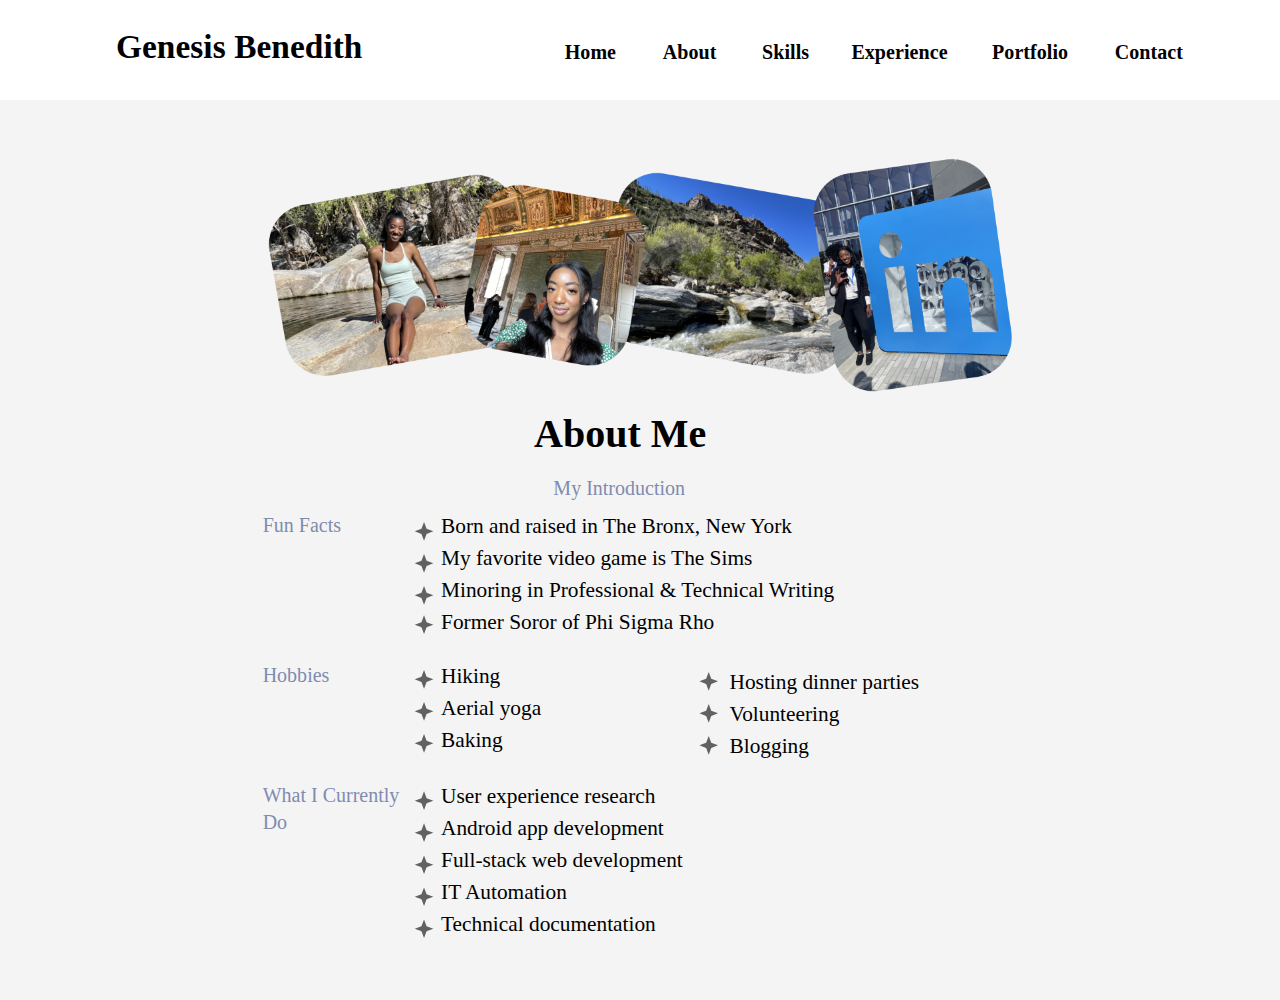
<file: about.html>
<!DOCTYPE html>
<html>
<head>
<meta charset="utf-8"/>
<meta http-equiv="X-UA-Compatible" content="IE=edge"/>
<meta name="viewport" content="width=device-width, initial-scale=1.0">
<title>Genesis Benedith | About</title>
<link rel="icon" type="image/x-icon" href="/GB watermark.png">
<style id="applicationStylesheet" type="text/css">
	.mediaViewInfo {
		--web-view-name: about;
		--web-view-id: about;
		--web-scale-to-fit: true;
		--web-scale-to-fit-type: width;
		--web-scale-on-resize: true;
		--web-enable-deep-linking: true;
	}
	:root {
		--web-view-ids: about;
	}
	* {
		margin: 0;
		padding: 0;
		box-sizing: border-box;
		border: none;
	}
	#about {
		position: absolute;
		width: 1920px;
		height: 1500px;
		background-color: rgba(244,244,244,1);
		overflow: hidden;
		--web-view-name: about;
		--web-view-id: about;
		--web-scale-to-fit: true;
		--web-scale-to-fit-type: width;
		--web-scale-on-resize: true;
		--web-enable-deep-linking: true;
	}
	@keyframes  {
	
	
	}
	@keyframes  {
	
	
	}
	@keyframes  {
	
	
	}
	@keyframes  {
	
	
	}
	#About_Me {
		left: 801px;
		top: 619.564px;
		position: absolute;
		overflow: visible;
		width: 318px;
		height: 84px;
		line-height: 108px;
		margin-top: -24px;
		text-align: left;
		font-family: Poppins;
		font-style: normal;
		font-weight: bold;
		font-size: 60px;
		color: rgba(0,0,0,1);
	}
	#My_Introduction {
		left: 830px;
		top: 716.564px;
		position: absolute;
		overflow: visible;
		width: 234px;
		white-space: nowrap;
		line-height: 108px;
		margin-top: -39px;
		text-align: left;
		font-family: Poppins;
		font-style: normal;
		font-weight: normal;
		font-size: 30px;
		color: rgba(127,139,175,1);
	}
	#Fun_Facts {
		left: 394px;
		top: 772.564px;
		position: absolute;
		overflow: visible;
		width: 143px;
		white-space: nowrap;
		line-height: 108px;
		margin-top: -39px;
		text-align: left;
		font-family: Poppins;
		font-style: normal;
		font-weight: normal;
		font-size: 30px;
		color: rgba(127,139,175,1);
	}
	#What_I_Currently_Do {
		left: 394px;
		top: 1178.146px;
		position: absolute;
		overflow: visible;
		width: 228px;
		height: 83px;
		line-height: 40px;
		margin-top: -5px;
		text-align: left;
		font-family: Poppins;
		font-style: normal;
		font-weight: normal;
		font-size: 30px;
		color: rgba(127,139,175,1);
	}
	#Hobbies {
		left: 394px;
		top: 997.762px;
		position: absolute;
		overflow: visible;
		width: 177px;
		height: 43px;
		line-height: 40px;
		margin-top: -5px;
		text-align: left;
		font-family: Poppins;
		font-style: normal;
		font-weight: normal;
		font-size: 30px;
		color: rgba(127,139,175,1);
	}
	#back_pics_c {
		position: absolute;
		width: 1577.741px;
		height: 505.003px;
		left: 172.135px;
		top: 1182.131px;
		display: none;
		overflow: visible;
	}
	#bloomberg_c {
		position: absolute;
		width: 544.562px;
		height: 440.053px;
		left: 0px;
		top: 32.16px;
		overflow: visible;
	}
	#dc_lincoln_c {
		position: absolute;
		width: 395.88px;
		height: 379.813px;
		left: 400.405px;
		top: 76.985px;
		overflow: visible;
	}
	#trevi_rome_c {
		position: absolute;
		width: 544.562px;
		height: 440.053px;
		left: 712.487px;
		top: 16.746px;
		overflow: visible;
	}
	#build_day_c {
		position: absolute;
		width: 426.176px;
		height: 504.373px;
		left: 1149.595px;
		top: 0px;
		overflow: visible;
	}
	#Born_and_raised_in_The_Bronx_N {
		left: 661.5px;
		top: 772.564px;
		position: absolute;
		overflow: visible;
		width: 866px;
		height: 189px;
		line-height: 48px;
		margin-top: -8px;
		text-align: left;
		font-family: Poppins;
		font-style: normal;
		font-weight: normal;
		font-size: 32px;
		color: rgba(0,0,0,1);
	}
	#User_experience_research_Andro {
		left: 661.5px;
		top: 1178.146px;
		position: absolute;
		overflow: visible;
		width: 456px;
		white-space: nowrap;
		line-height: 48px;
		margin-top: -8px;
		text-align: left;
		font-family: Poppins;
		font-style: normal;
		font-weight: normal;
		font-size: 32px;
		color: rgba(0,0,0,1);
	}
	#Hiking_Aerial_yoga_Baking {
		left: 661.5px;
		top: 997.762px;
		position: absolute;
		overflow: visible;
		width: 182px;
		white-space: nowrap;
		line-height: 48px;
		margin-top: -8px;
		text-align: left;
		font-family: Poppins;
		font-style: normal;
		font-weight: normal;
		font-size: 32px;
		color: rgba(0,0,0,1);
	}
	#Hosting_dinner_parties_Volunte {
		left: 1094.25px;
		top: 1006.762px;
		position: absolute;
		overflow: visible;
		width: 353px;
		white-space: nowrap;
		line-height: 48px;
		margin-top: -8px;
		text-align: left;
		font-family: Poppins;
		font-style: normal;
		font-weight: normal;
		font-size: 32px;
		color: rgba(0,0,0,1);
	}
	#front_pics {
		position: absolute;
		width: 1132.476px;
		height: 364.365px;
		left: 394px;
		top: 231px;
		overflow: visible;
	}
	#me_sabino {
		position: absolute;
		width: 414.451px;
		height: 321.168px;
		left: 0px;
		top: 21.598px;
		overflow: visible;
	}
	#sabino_canyon {
		position: absolute;
		width: 414.451px;
		height: 321.168px;
		left: 497.601px;
		top: 19.047px;
		overflow: visible;
	}
	#vatican {
		position: absolute;
		width: 289.614px;
		height: 289.614px;
		left: 293.225px;
		top: 37.376px;
		overflow: visible;
	}
	#linkedin_di {
		position: absolute;
		width: 313.3px;
		height: 364.365px;
		left: 819.176px;
		top: 0px;
		overflow: visible;
	}
	#header_dj {
		position: absolute;
		width: 1920px;
		height: 150px;
		left: 0px;
		top: 0px;
		overflow: visible;
	}
	#Rectangle_2_dk {
		fill: rgba(255,255,255,1);
	}
	.Rectangle_2_dk {
		position: absolute;
		overflow: visible;
		width: 1920px;
		height: 150px;
		left: 0px;
		top: 0px;
	}
	#Genesis_Benedith_dl {
		left: 174px;
		top: 41px;
		position: absolute;
		overflow: visible;
		width: 449px;
		white-space: nowrap;
		text-align: left;
		font-family: Poppins;
		font-style: normal;
		font-weight: bold;
		font-size: 50px;
		color: rgba(0,0,0,1);
		letter-spacing: 0.1px;
	}
	#Home_dm {
		left: 847px;
		top: 61px;
		position: absolute;
		overflow: visible;
		width: 93px;
		white-space: nowrap;
		--web-animation: fadein undefineds undefined;
		--web-action-type: page;
		--web-action-target: index.html;
		cursor: pointer;
		text-align: left;
		font-family: Poppins;
		font-style: normal;
		font-weight: bold;
		font-size: 30px;
		color: rgba(0,0,0,1);
		letter-spacing: 0.1px;
	}
	#Portfolio_dn {
		left: 1488px;
		top: 61px;
		position: absolute;
		overflow: visible;
		width: 130px;
		white-space: nowrap;
		--web-animation: fadein undefineds undefined;
		--web-action-type: page;
		--web-action-target: portfolio.html;
		cursor: pointer;
		text-align: left;
		font-family: Poppins;
		font-style: normal;
		font-weight: bold;
		font-size: 30px;
		color: rgba(0,0,0,1);
		letter-spacing: 0.1px;
	}
	#Contact {
		left: 1672px;
		top: 61px;
		position: absolute;
		overflow: visible;
		width: 126px;
		white-space: nowrap;
		text-align: left;
		font-family: Poppins;
		font-style: normal;
		font-weight: bold;
		font-size: 30px;
		color: rgba(0,0,0,1);
		letter-spacing: 0.1px;
	}
	#Skills_dp {
		left: 1143px;
		top: 61px;
		position: absolute;
		overflow: visible;
		width: 80px;
		white-space: nowrap;
		--web-animation: fadein undefineds undefined;
		--web-action-type: page;
		--web-action-target: skills.html;
		cursor: pointer;
		text-align: left;
		font-family: Poppins;
		font-style: normal;
		font-weight: bold;
		font-size: 30px;
		color: rgba(0,0,0,1);
		letter-spacing: 0.1px;
	}
	#Experience_dq {
		left: 1277px;
		top: 61px;
		position: absolute;
		overflow: visible;
		width: 170px;
		white-space: nowrap;
		--web-animation: fadein undefineds undefined;
		--web-action-type: page;
		--web-action-target: background___experience.html;
		cursor: pointer;
		text-align: left;
		font-family: Poppins;
		font-style: normal;
		font-weight: bold;
		font-size: 30px;
		color: rgba(0,0,0,1);
		letter-spacing: 0.1px;
	}
	#About_dr {
		left: 994px;
		top: 61px;
		position: absolute;
		overflow: visible;
		width: 95px;
		white-space: nowrap;
		text-align: left;
		font-family: Poppins;
		font-style: normal;
		font-weight: bold;
		font-size: 30px;
		color: rgba(0,0,0,1);
		letter-spacing: 0.1px;
	}
	#MDI__star-four-points {
		opacity: 0.6;
		position: absolute;
		width: 30px;
		height: 30px;
		left: 620.75px;
		top: 782.378px;
		overflow: visible;
	}
	#Boundary_dt {
		opacity: 0;
		fill: rgba(0,0,0,1);
		stroke: rgba(0,0,0,0);
		stroke-width: 1px;
		stroke-linejoin: miter;
		stroke-linecap: butt;
		stroke-miterlimit: 4;
		shape-rendering: auto;
	}
	.Boundary_dt {
		position: absolute;
		overflow: visible;
		width: 30px;
		height: 30px;
		left: 0px;
		top: 0px;
	}
	#Path__star-four-points {
		fill: rgba(0,0,0,1);
	}
	.Path__star-four-points {
		overflow: visible;
		position: absolute;
		width: 28px;
		height: 28px;
		left: 1px;
		top: 1px;
		transform: matrix(1,0,0,1,0,0);
	}
	#MDI__star-four-points_dv {
		opacity: 0.6;
		position: absolute;
		width: 30px;
		height: 30px;
		left: 620.75px;
		top: 830.378px;
		overflow: visible;
	}
	#Boundary_dw {
		opacity: 0;
		fill: rgba(0,0,0,1);
		stroke: rgba(0,0,0,0);
		stroke-width: 1px;
		stroke-linejoin: miter;
		stroke-linecap: butt;
		stroke-miterlimit: 4;
		shape-rendering: auto;
	}
	.Boundary_dw {
		position: absolute;
		overflow: visible;
		width: 30px;
		height: 30px;
		left: 0px;
		top: 0px;
	}
	#Path__star-four-points_dx {
		fill: rgba(0,0,0,1);
	}
	.Path__star-four-points_dx {
		overflow: visible;
		position: absolute;
		width: 28px;
		height: 28px;
		left: 1px;
		top: 1px;
		transform: matrix(1,0,0,1,0,0);
	}
	#MDI__star-four-points_dy {
		opacity: 0.6;
		position: absolute;
		width: 30px;
		height: 30px;
		left: 620.75px;
		top: 922.378px;
		overflow: visible;
	}
	#Boundary_dz {
		opacity: 0;
		fill: rgba(0,0,0,1);
		stroke: rgba(0,0,0,0);
		stroke-width: 1px;
		stroke-linejoin: miter;
		stroke-linecap: butt;
		stroke-miterlimit: 4;
		shape-rendering: auto;
	}
	.Boundary_dz {
		position: absolute;
		overflow: visible;
		width: 30px;
		height: 30px;
		left: 0px;
		top: 0px;
	}
	#Path__star-four-points_d {
		fill: rgba(0,0,0,1);
	}
	.Path__star-four-points_d {
		overflow: visible;
		position: absolute;
		width: 28px;
		height: 28px;
		left: 1px;
		top: 1px;
		transform: matrix(1,0,0,1,0,0);
	}
	#MDI__star-four-points_d {
		opacity: 0.6;
		position: absolute;
		width: 30px;
		height: 30px;
		left: 620.75px;
		top: 878.378px;
		overflow: visible;
	}
	#Boundary_d {
		opacity: 0;
		fill: rgba(0,0,0,1);
		stroke: rgba(0,0,0,0);
		stroke-width: 1px;
		stroke-linejoin: miter;
		stroke-linecap: butt;
		stroke-miterlimit: 4;
		shape-rendering: auto;
	}
	.Boundary_d {
		position: absolute;
		overflow: visible;
		width: 30px;
		height: 30px;
		left: 0px;
		top: 0px;
	}
	#Path__star-four-points_ea {
		fill: rgba(0,0,0,1);
	}
	.Path__star-four-points_ea {
		overflow: visible;
		position: absolute;
		width: 28px;
		height: 28px;
		left: 1px;
		top: 1px;
		transform: matrix(1,0,0,1,0,0);
	}
	#MDI__star-four-points_ea {
		opacity: 0.6;
		position: absolute;
		width: 30px;
		height: 30px;
		left: 621px;
		top: 1004.262px;
		overflow: visible;
	}
	#Boundary_ea {
		opacity: 0;
		fill: rgba(0,0,0,1);
		stroke: rgba(0,0,0,0);
		stroke-width: 1px;
		stroke-linejoin: miter;
		stroke-linecap: butt;
		stroke-miterlimit: 4;
		shape-rendering: auto;
	}
	.Boundary_ea {
		position: absolute;
		overflow: visible;
		width: 30px;
		height: 30px;
		left: 0px;
		top: 0px;
	}
	#Path__star-four-points_eb {
		fill: rgba(0,0,0,1);
	}
	.Path__star-four-points_eb {
		overflow: visible;
		position: absolute;
		width: 28px;
		height: 28px;
		left: 1px;
		top: 1px;
		transform: matrix(1,0,0,1,0,0);
	}
	#MDI__star-four-points_eb {
		opacity: 0.6;
		position: absolute;
		width: 30px;
		height: 30px;
		left: 621px;
		top: 1185.646px;
		overflow: visible;
	}
	#Boundary_eb {
		opacity: 0;
		fill: rgba(0,0,0,1);
		stroke: rgba(0,0,0,0);
		stroke-width: 1px;
		stroke-linejoin: miter;
		stroke-linecap: butt;
		stroke-miterlimit: 4;
		shape-rendering: auto;
	}
	.Boundary_eb {
		position: absolute;
		overflow: visible;
		width: 30px;
		height: 30px;
		left: 0px;
		top: 0px;
	}
	#Path__star-four-points_ec {
		fill: rgba(0,0,0,1);
	}
	.Path__star-four-points_ec {
		overflow: visible;
		position: absolute;
		width: 28px;
		height: 28px;
		left: 1px;
		top: 1px;
		transform: matrix(1,0,0,1,0,0);
	}
	#MDI__star-four-points_ec {
		opacity: 0.6;
		position: absolute;
		width: 30px;
		height: 30px;
		left: 1048.25px;
		top: 1006.762px;
		overflow: visible;
	}
	#Boundary_ec {
		opacity: 0;
		fill: rgba(0,0,0,1);
		stroke: rgba(0,0,0,0);
		stroke-width: 1px;
		stroke-linejoin: miter;
		stroke-linecap: butt;
		stroke-miterlimit: 4;
		shape-rendering: auto;
	}
	.Boundary_ec {
		position: absolute;
		overflow: visible;
		width: 30px;
		height: 30px;
		left: 0px;
		top: 0px;
	}
	#Path__star-four-points_ed {
		fill: rgba(0,0,0,1);
	}
	.Path__star-four-points_ed {
		overflow: visible;
		position: absolute;
		width: 28px;
		height: 28px;
		left: 1px;
		top: 1px;
		transform: matrix(1,0,0,1,0,0);
	}
	#MDI__star-four-points_ed {
		opacity: 0.6;
		position: absolute;
		width: 30px;
		height: 30px;
		left: 621px;
		top: 1052.262px;
		overflow: visible;
	}
	#Boundary_ee {
		opacity: 0;
		fill: rgba(0,0,0,1);
		stroke: rgba(0,0,0,0);
		stroke-width: 1px;
		stroke-linejoin: miter;
		stroke-linecap: butt;
		stroke-miterlimit: 4;
		shape-rendering: auto;
	}
	.Boundary_ee {
		position: absolute;
		overflow: visible;
		width: 30px;
		height: 30px;
		left: 0px;
		top: 0px;
	}
	#Path__star-four-points_ef {
		fill: rgba(0,0,0,1);
	}
	.Path__star-four-points_ef {
		overflow: visible;
		position: absolute;
		width: 28px;
		height: 28px;
		left: 1px;
		top: 1px;
		transform: matrix(1,0,0,1,0,0);
	}
	#MDI__star-four-points_eg {
		opacity: 0.6;
		position: absolute;
		width: 30px;
		height: 30px;
		left: 621px;
		top: 1233.646px;
		overflow: visible;
	}
	#Boundary_eh {
		opacity: 0;
		fill: rgba(0,0,0,1);
		stroke: rgba(0,0,0,0);
		stroke-width: 1px;
		stroke-linejoin: miter;
		stroke-linecap: butt;
		stroke-miterlimit: 4;
		shape-rendering: auto;
	}
	.Boundary_eh {
		position: absolute;
		overflow: visible;
		width: 30px;
		height: 30px;
		left: 0px;
		top: 0px;
	}
	#Path__star-four-points_ei {
		fill: rgba(0,0,0,1);
	}
	.Path__star-four-points_ei {
		overflow: visible;
		position: absolute;
		width: 28px;
		height: 28px;
		left: 1px;
		top: 1px;
		transform: matrix(1,0,0,1,0,0);
	}
	#MDI__star-four-points_ej {
		opacity: 0.6;
		position: absolute;
		width: 30px;
		height: 30px;
		left: 1048.25px;
		top: 1054.762px;
		overflow: visible;
	}
	#Boundary_ek {
		opacity: 0;
		fill: rgba(0,0,0,1);
		stroke: rgba(0,0,0,0);
		stroke-width: 1px;
		stroke-linejoin: miter;
		stroke-linecap: butt;
		stroke-miterlimit: 4;
		shape-rendering: auto;
	}
	.Boundary_ek {
		position: absolute;
		overflow: visible;
		width: 30px;
		height: 30px;
		left: 0px;
		top: 0px;
	}
	#Path__star-four-points_el {
		fill: rgba(0,0,0,1);
	}
	.Path__star-four-points_el {
		overflow: visible;
		position: absolute;
		width: 28px;
		height: 28px;
		left: 1px;
		top: 1px;
		transform: matrix(1,0,0,1,0,0);
	}
	#MDI__star-four-points_em {
		opacity: 0.6;
		position: absolute;
		width: 30px;
		height: 30px;
		left: 621px;
		top: 1100.262px;
		overflow: visible;
	}
	#Boundary_en {
		opacity: 0;
		fill: rgba(0,0,0,1);
		stroke: rgba(0,0,0,0);
		stroke-width: 1px;
		stroke-linejoin: miter;
		stroke-linecap: butt;
		stroke-miterlimit: 4;
		shape-rendering: auto;
	}
	.Boundary_en {
		position: absolute;
		overflow: visible;
		width: 30px;
		height: 30px;
		left: 0px;
		top: 0px;
	}
	#Path__star-four-points_eo {
		fill: rgba(0,0,0,1);
	}
	.Path__star-four-points_eo {
		overflow: visible;
		position: absolute;
		width: 28px;
		height: 28px;
		left: 1px;
		top: 1px;
		transform: matrix(1,0,0,1,0,0);
	}
	#MDI__star-four-points_ep {
		opacity: 0.6;
		position: absolute;
		width: 30px;
		height: 30px;
		left: 621px;
		top: 1281.646px;
		overflow: visible;
	}
	#Boundary_eq {
		opacity: 0;
		fill: rgba(0,0,0,1);
		stroke: rgba(0,0,0,0);
		stroke-width: 1px;
		stroke-linejoin: miter;
		stroke-linecap: butt;
		stroke-miterlimit: 4;
		shape-rendering: auto;
	}
	.Boundary_eq {
		position: absolute;
		overflow: visible;
		width: 30px;
		height: 30px;
		left: 0px;
		top: 0px;
	}
	#Path__star-four-points_er {
		fill: rgba(0,0,0,1);
	}
	.Path__star-four-points_er {
		overflow: visible;
		position: absolute;
		width: 28px;
		height: 28px;
		left: 1px;
		top: 1px;
		transform: matrix(1,0,0,1,0,0);
	}
	#MDI__star-four-points_es {
		opacity: 0.6;
		position: absolute;
		width: 30px;
		height: 30px;
		left: 621px;
		top: 1329.646px;
		overflow: visible;
	}
	#Boundary_et {
		opacity: 0;
		fill: rgba(0,0,0,1);
		stroke: rgba(0,0,0,0);
		stroke-width: 1px;
		stroke-linejoin: miter;
		stroke-linecap: butt;
		stroke-miterlimit: 4;
		shape-rendering: auto;
	}
	.Boundary_et {
		position: absolute;
		overflow: visible;
		width: 30px;
		height: 30px;
		left: 0px;
		top: 0px;
	}
	#Path__star-four-points_eu {
		fill: rgba(0,0,0,1);
	}
	.Path__star-four-points_eu {
		overflow: visible;
		position: absolute;
		width: 28px;
		height: 28px;
		left: 1px;
		top: 1px;
		transform: matrix(1,0,0,1,0,0);
	}
	#MDI__star-four-points_ev {
		opacity: 0.6;
		position: absolute;
		width: 30px;
		height: 30px;
		left: 621px;
		top: 1377.646px;
		overflow: visible;
	}
	#Boundary_ew {
		opacity: 0;
		fill: rgba(0,0,0,1);
		stroke: rgba(0,0,0,0);
		stroke-width: 1px;
		stroke-linejoin: miter;
		stroke-linecap: butt;
		stroke-miterlimit: 4;
		shape-rendering: auto;
	}
	.Boundary_ew {
		position: absolute;
		overflow: visible;
		width: 30px;
		height: 30px;
		left: 0px;
		top: 0px;
	}
	#Path__star-four-points_ex {
		fill: rgba(0,0,0,1);
	}
	.Path__star-four-points_ex {
		overflow: visible;
		position: absolute;
		width: 28px;
		height: 28px;
		left: 1px;
		top: 1px;
		transform: matrix(1,0,0,1,0,0);
	}
	#MDI__star-four-points_ey {
		opacity: 0.6;
		position: absolute;
		width: 30px;
		height: 30px;
		left: 1048.25px;
		top: 1102.762px;
		overflow: visible;
	}
	#Boundary_ez {
		opacity: 0;
		fill: rgba(0,0,0,1);
		stroke: rgba(0,0,0,0);
		stroke-width: 1px;
		stroke-linejoin: miter;
		stroke-linecap: butt;
		stroke-miterlimit: 4;
		shape-rendering: auto;
	}
	.Boundary_ez {
		position: absolute;
		overflow: visible;
		width: 30px;
		height: 30px;
		left: 0px;
		top: 0px;
	}
	#Path__star-four-points_e {
		fill: rgba(0,0,0,1);
	}
	.Path__star-four-points_e {
		overflow: visible;
		position: absolute;
		width: 28px;
		height: 28px;
		left: 1px;
		top: 1px;
		transform: matrix(1,0,0,1,0,0);
	}
</style>
<script id="applicationScript">
///////////////////////////////////////
// INITIALIZATION
///////////////////////////////////////

/**
 * Functionality for scaling, showing by media query, and navigation between multiple pages on a single page. 
 * Code subject to change.
 **/

if (window.console==null) { window["console"] = { log : function() {} } }; // some browsers do not set console

var Application = function() {
	// event constants
	this.prefix = "--web-";
	this.NAVIGATION_CHANGE = "viewChange";
	this.VIEW_NOT_FOUND = "viewNotFound";
	this.VIEW_CHANGE = "viewChange";
	this.VIEW_CHANGING = "viewChanging";
	this.STATE_NOT_FOUND = "stateNotFound";
	this.APPLICATION_COMPLETE = "applicationComplete";
	this.APPLICATION_RESIZE = "applicationResize";
	this.SIZE_STATE_NAME = "data-is-view-scaled";
	this.STATE_NAME = this.prefix + "state";

	this.lastTrigger = null;
	this.lastView = null;
	this.lastState = null;
	this.lastOverlay = null;
	this.currentView = null;
	this.currentState = null;
	this.currentOverlay = null;
	this.currentQuery = {index: 0, rule: null, mediaText: null, id: null};
	this.inclusionQuery = "(min-width: 0px)";
	this.exclusionQuery = "none and (min-width: 99999px)";
	this.LastModifiedDateLabelName = "LastModifiedDateLabel";
	this.viewScaleSliderId = "ViewScaleSliderInput";
	this.pageRefreshedName = "showPageRefreshedNotification";
	this.application = null;
	this.applicationStylesheet = null;
	this.showByMediaQuery = null;
	this.mediaQueryDictionary = {};
	this.viewsDictionary = {};
	this.addedViews = [];
	this.viewStates = [];
	this.views = [];
	this.viewIds = [];
	this.viewQueries = {};
	this.overlays = {};
	this.overlayIds = [];
	this.numberOfViews = 0;
	this.verticalPadding = 0;
	this.horizontalPadding = 0;
	this.stateName = null;
	this.viewScale = 1;
	this.viewLeft = 0;
	this.viewTop = 0;
	this.horizontalScrollbarsNeeded = false;
	this.verticalScrollbarsNeeded = false;

	// view settings
	this.showUpdateNotification = false;
	this.showNavigationControls = false;
	this.scaleViewsToFit = false;
	this.scaleToFitOnDoubleClick = false;
	this.actualSizeOnDoubleClick = false;
	this.scaleViewsOnResize = false;
	this.navigationOnKeypress = false;
	this.showViewName = false;
	this.enableDeepLinking = true;
	this.refreshPageForChanges = false;
	this.showRefreshNotifications = true;

	// view controls
	this.scaleViewSlider = null;
	this.lastModifiedLabel = null;
	this.supportsPopState = false; // window.history.pushState!=null;
	this.initialized = false;

	// refresh properties
	this.refreshDuration = 250;
	this.lastModifiedDate = null;
	this.refreshRequest = null;
	this.refreshInterval = null;
	this.refreshContent = null;
	this.refreshContentSize = null;
	this.refreshCheckContent = false;
	this.refreshCheckContentSize = false;

	var self = this;

	self.initialize = function(event) {
		var view = self.getVisibleView();
		var views = self.getVisibleViews();
		if (view==null) view = self.getInitialView();
		self.collectViews();
		self.collectOverlays();
		self.collectMediaQueries();

		for (let index = 0; index < views.length; index++) {
			var view = views[index];
			self.setViewOptions(view);
			self.setViewVariables(view);
			self.centerView(view);
		}

		// sometimes the body size is 0 so we call this now and again later
		if (self.initialized) {
			window.addEventListener(self.NAVIGATION_CHANGE, self.viewChangeHandler);
			window.addEventListener("keyup", self.keypressHandler);
			window.addEventListener("keypress", self.keypressHandler);
			window.addEventListener("resize", self.resizeHandler);
			window.document.addEventListener("dblclick", self.doubleClickHandler);

			if (self.supportsPopState) {
				window.addEventListener('popstate', self.popStateHandler);
			}
			else {
				window.addEventListener('hashchange', self.hashChangeHandler);
			}

			// we are ready to go
			window.dispatchEvent(new Event(self.APPLICATION_COMPLETE));
		}

		if (self.initialized==false) {
			if (self.enableDeepLinking) {
				self.syncronizeViewToURL();
			} 
	
			if (self.refreshPageForChanges) {
				self.setupRefreshForChanges();
			}
	
			self.initialized = true;
		}
		
		if (self.scaleViewsToFit) {
			self.viewScale = self.scaleViewToFit(view);
			
			if (self.viewScale<0) {
				setTimeout(self.scaleViewToFit, 500, view);
			}
		}
		else if (view) {
			self.viewScale = self.getViewScaleValue(view);
			self.centerView(view);
			self.updateSliderValue(self.viewScale);
		}
		else {
			// no view found
		}
	
		if (self.showUpdateNotification) {
			self.showNotification();
		}

		//"addEventListener" in window ? null : window.addEventListener = window.attachEvent;
		//"addEventListener" in document ? null : document.addEventListener = document.attachEvent;
	}


	///////////////////////////////////////
	// AUTO REFRESH 
	///////////////////////////////////////

	self.setupRefreshForChanges = function() {
		self.refreshRequest = new XMLHttpRequest();

		if (!self.refreshRequest) {
			return false;
		}

		// get document start values immediately
		self.requestRefreshUpdate();
	}

	/**
	 * Attempt to check the last modified date by the headers 
	 * or the last modified property from the byte array (experimental)
	 **/
	self.requestRefreshUpdate = function() {
		var url = document.location.href;
		var protocol = window.location.protocol;
		var method;
		
		try {

			if (self.refreshCheckContentSize) {
				self.refreshRequest.open('HEAD', url, true);
			}
			else if (self.refreshCheckContent) {
				self.refreshContent = document.documentElement.outerHTML;
				self.refreshRequest.open('GET', url, true);
				self.refreshRequest.responseType = "text";
			}
			else {

				// get page last modified date for the first call to compare to later
				if (self.lastModifiedDate==null) {

					// File system does not send headers in FF so get blob if possible
					if (protocol=="file:") {
						self.refreshRequest.open("GET", url, true);
						self.refreshRequest.responseType = "blob";
					}
					else {
						self.refreshRequest.open("HEAD", url, true);
						self.refreshRequest.responseType = "blob";
					}

					self.refreshRequest.onload = self.refreshOnLoadOnceHandler;

					// In some browsers (Chrome & Safari) this error occurs at send: 
					// 
					// Chrome - Access to XMLHttpRequest at 'file:///index.html' from origin 'null' 
					// has been blocked by CORS policy: 
					// Cross origin requests are only supported for protocol schemes: 
					// http, data, chrome, chrome-extension, https.
					// 
					// Safari - XMLHttpRequest cannot load file:///Users/user/Public/index.html. Cross origin requests are only supported for HTTP.
					// 
					// Solution is to run a local server, set local permissions or test in another browser
					self.refreshRequest.send(null);

					// In MS browsers the following behavior occurs possibly due to an AJAX call to check last modified date: 
					// 
					// DOM7011: The code on this page disabled back and forward caching.

					// In Brave (Chrome) error when on the server
					// index.js:221 HEAD https://www.example.com/ net::ERR_INSUFFICIENT_RESOURCES
					// self.refreshRequest.send(null);

				}
				else {
					self.refreshRequest = new XMLHttpRequest();
					self.refreshRequest.onreadystatechange = self.refreshHandler;
					self.refreshRequest.ontimeout = function() {
						self.log("Couldn't find page to check for updates");
					}
					
					var method;
					if (protocol=="file:") {
						method = "GET";
					}
					else {
						method = "HEAD";
					}

					//refreshRequest.open('HEAD', url, true);
					self.refreshRequest.open(method, url, true);
					self.refreshRequest.responseType = "blob";
					self.refreshRequest.send(null);
				}
			}
		}
		catch (error) {
			self.log("Refresh failed for the following reason:")
			self.log(error);
		}
	}

	self.refreshHandler = function() {
		var contentSize;

		try {

			if (self.refreshRequest.readyState === XMLHttpRequest.DONE) {
				
				if (self.refreshRequest.status === 2 || 
					self.refreshRequest.status === 200) {
					var pageChanged = false;

					self.updateLastModifiedLabel();

					if (self.refreshCheckContentSize) {
						var lastModifiedHeader = self.refreshRequest.getResponseHeader("Last-Modified");
						contentSize = self.refreshRequest.getResponseHeader("Content-Length");
						//lastModifiedDate = refreshRequest.getResponseHeader("Last-Modified");
						var headers = self.refreshRequest.getAllResponseHeaders();
						var hasContentHeader = headers.indexOf("Content-Length")!=-1;
						
						if (hasContentHeader) {
							contentSize = self.refreshRequest.getResponseHeader("Content-Length");

							// size has not been set yet
							if (self.refreshContentSize==null) {
								self.refreshContentSize = contentSize;
								// exit and let interval call this method again
								return;
							}

							if (contentSize!=self.refreshContentSize) {
								pageChanged = true;
							}
						}
					}
					else if (self.refreshCheckContent) {

						if (self.refreshRequest.responseText!=self.refreshContent) {
							pageChanged = true;
						}
					}
					else {
						lastModifiedHeader = self.getLastModified(self.refreshRequest);

						if (self.lastModifiedDate!=lastModifiedHeader) {
							self.log("lastModifiedDate:" + self.lastModifiedDate + ",lastModifiedHeader:" +lastModifiedHeader);
							pageChanged = true;
						}

					}

					
					if (pageChanged) {
						clearInterval(self.refreshInterval);
						self.refreshUpdatedPage();
						return;
					}

				}
				else {
					self.log('There was a problem with the request.');
				}

			}
		}
		catch( error ) {
			//console.log('Caught Exception: ' + error);
		}
	}

	self.refreshOnLoadOnceHandler = function(event) {

		// get the last modified date
		if (self.refreshRequest.response) {
			self.lastModifiedDate = self.getLastModified(self.refreshRequest);

			if (self.lastModifiedDate!=null) {

				if (self.refreshInterval==null) {
					self.refreshInterval = setInterval(self.requestRefreshUpdate, self.refreshDuration);
				}
			}
			else {
				self.log("Could not get last modified date from the server");
			}
		}
	}

	self.refreshUpdatedPage = function() {
		if (self.showRefreshNotifications) {
			var date = new Date().setTime((new Date().getTime()+10000));
			document.cookie = encodeURIComponent(self.pageRefreshedName) + "=true" + "; max-age=6000;" + " path=/";
		}

		document.location.reload(true);
	}

	self.showNotification = function(duration) {
		var notificationID = self.pageRefreshedName+"ID";
		var notification = document.getElementById(notificationID);
		if (duration==null) duration = 4000;

		if (notification!=null) {return;}

		notification = document.createElement("div");
		notification.id = notificationID;
		notification.textContent = "PAGE UPDATED";
		var styleRule = ""
		styleRule = "position: fixed; padding: 7px 16px 6px 16px; font-family: Arial, sans-serif; font-size: 10px; font-weight: bold; left: 50%;";
		styleRule += "top: 20px; background-color: rgba(0,0,0,.5); border-radius: 12px; color:rgb(235, 235, 235); transition: all 2s linear;";
		styleRule += "transform: translateX(-50%); letter-spacing: .5px; filter: drop-shadow(2px 2px 6px rgba(0, 0, 0, .1)); cursor: pointer";
		notification.setAttribute("style", styleRule);

		notification.className = "PageRefreshedClass";
		notification.addEventListener("click", function() {
			notification.parentNode.removeChild(notification);
		});
		
		document.body.appendChild(notification);

		setTimeout(function() {
			notification.style.opacity = "0";
			notification.style.filter = "drop-shadow( 0px 0px 0px rgba(0,0,0, .5))";
			setTimeout(function() {
				try {
					notification.parentNode.removeChild(notification);
				} catch(error) {}
			}, duration)
		}, duration);

		document.cookie = encodeURIComponent(self.pageRefreshedName) + "=; max-age=1; path=/";
	}

	/**
	 * Get the last modified date from the header 
	 * or file object after request has been received
	 **/
	self.getLastModified = function(request) {
		var date;

		// file protocol - FILE object with last modified property
		if (request.response && request.response.lastModified) {
			date = request.response.lastModified;
		}
		
		// http protocol - check headers
		if (date==null) {
			date = request.getResponseHeader("Last-Modified");
		}

		return date;
	}

	self.updateLastModifiedLabel = function() {
		var labelValue = "";
		
		if (self.lastModifiedLabel==null) {
			self.lastModifiedLabel = document.getElementById("LastModifiedLabel");
		}

		if (self.lastModifiedLabel) {
			var seconds = parseInt(((new Date().getTime() - Date.parse(document.lastModified)) / 1000 / 60) * 100 + "");
			var minutes = 0;
			var hours = 0;

			if (seconds < 60) {
				seconds = Math.floor(seconds/10)*10;
				labelValue = seconds + " seconds";
			}
			else {
				minutes = parseInt((seconds/60) + "");

				if (minutes>60) {
					hours = parseInt((seconds/60/60) +"");
					labelValue += hours==1 ? " hour" : " hours";
				}
				else {
					labelValue = minutes+"";
					labelValue += minutes==1 ? " minute" : " minutes";
				}
			}
			
			if (seconds<10) {
				labelValue = "Updated now";
			}
			else {
				labelValue = "Updated " + labelValue + " ago";
			}

			if (self.lastModifiedLabel.firstElementChild) {
				self.lastModifiedLabel.firstElementChild.textContent = labelValue;

			}
			else if ("textContent" in self.lastModifiedLabel) {
				self.lastModifiedLabel.textContent = labelValue;
			}
		}
	}

	self.getShortString = function(string, length) {
		if (length==null) length = 30;
		string = string!=null ? string.substr(0, length).replace(/\n/g, "") : "[String is null]";
		return string;
	}

	self.getShortNumber = function(value, places) {
		if (places==null || places<1) places = 4;
		value = Math.round(value * Math.pow(10,places)) / Math.pow(10, places);
		return value;
	}

	///////////////////////////////////////
	// NAVIGATION CONTROLS
	///////////////////////////////////////

	self.updateViewLabel = function() {
		var viewNavigationLabel = document.getElementById("ViewNavigationLabel");
		var view = self.getVisibleView();
		var viewIndex = view ? self.getViewIndex(view) : -1;
		var viewName = view ? self.getViewPreferenceValue(view, self.prefix + "view-name") : null;
		var viewId = view ? view.id : null;

		if (viewNavigationLabel && view) {
			if (viewName && viewName.indexOf('"')!=-1) {
				viewName = viewName.replace(/"/g, "");
			}

			if (self.showViewName) {
				viewNavigationLabel.textContent = viewName;
				self.setTooltip(viewNavigationLabel, viewIndex + 1 + " of " + self.numberOfViews);
			}
			else {
				viewNavigationLabel.textContent = viewIndex + 1 + " of " + self.numberOfViews;
				self.setTooltip(viewNavigationLabel, viewName);
			}

		}
	}

	self.updateURL = function(view) {
		view = view == null ? self.getVisibleView() : view;
		var viewId = view ? view.id : null
		var viewFragment = view ? "#"+ viewId : null;

		if (viewId && self.viewIds.length>1 && self.enableDeepLinking) {

			if (self.supportsPopState==false) {
				self.setFragment(viewId);
			}
			else {
				if (viewFragment!=window.location.hash) {

					if (window.location.hash==null) {
						window.history.replaceState({name:viewId}, null, viewFragment);
					}
					else {
						window.history.pushState({name:viewId}, null, viewFragment);
					}
				}
			}
		}
	}

	self.updateURLState = function(view, stateName) {
		stateName = view && (stateName=="" || stateName==null) ? self.getStateNameByViewId(view.id) : stateName;

		if (self.supportsPopState==false) {
			self.setFragment(stateName);
		}
		else {
			if (stateName!=window.location.hash) {

				if (window.location.hash==null) {
					window.history.replaceState({name:view.viewId}, null, stateName);
				}
				else {
					window.history.pushState({name:view.viewId}, null, stateName);
				}
			}
		}
	}

	self.setFragment = function(value) {
		window.location.hash = "#" + value;
	}

	self.setTooltip = function(element, value) {
		// setting the tooltip in edge causes a page crash on hover
		if (/Edge/.test(navigator.userAgent)) { return; }

		if ("title" in element) {
			element.title = value;
		}
	}

	self.getStylesheetRules = function(styleSheet) {
		try {
			if (styleSheet) return styleSheet.cssRules || styleSheet.rules;
	
			return document.styleSheets[0]["cssRules"] || document.styleSheets[0]["rules"];
		}
		catch (error) {
			// ERRORS:
			// SecurityError: The operation is insecure.
			// Errors happen when script loads before stylesheet or loading an external css locally

			// InvalidAccessError: A parameter or an operation is not supported by the underlying object
			// Place script after stylesheet

			console.log(error);
			if (error.toString().indexOf("The operation is insecure")!=-1) {
				console.log("Load the stylesheet before the script or load the stylesheet inline until it can be loaded on a server")
			}
			return [];
		}
	}

	/**
	 * If single page application hide all of the views. 
	 * @param {Number} selectedIndex if provided shows the view at index provided
	 **/
	self.hideViews = function(selectedIndex, animation) {
		var rules = self.getStylesheetRules();
		var queryIndex = 0;
		var numberOfRules = rules!=null ? rules.length : 0;

		// loop through rules and hide media queries except selected
		for (var i=0;i<numberOfRules;i++) {
			var rule = rules[i];
			var cssText = rule && rule.cssText;

			if (rule.media!=null && cssText.match("--web-view-name:")) {

				if (queryIndex==selectedIndex) {
					self.currentQuery.mediaText = rule.conditionText;
					self.currentQuery.index = selectedIndex;
					self.currentQuery.rule = rule;
					self.enableMediaQuery(rule);
				}
				else {
					if (animation) {
						self.fadeOut(rule)
					}
					else {
						self.disableMediaQuery(rule);
					}
				}
				
				queryIndex++;
			}
		}

		self.numberOfViews = queryIndex;
		self.updateViewLabel();
		self.updateURL();

		self.dispatchViewChange();

		var view = self.getVisibleView();
		var viewIndex = view ? self.getViewIndex(view) : -1;

		return viewIndex==selectedIndex ? view : null;
	}

	/**
	 * If single page application hide all of the views. 
	 * @param {HTMLElement} selectedView if provided shows the view passed in
	 **/
	 self.hideAllViews = function(selectedView, animation) {
		var views = self.views;
		var queryIndex = 0;
		var numberOfViews = views!=null ? views.length : 0;

		// loop through rules and hide media queries except selected
		for (var i=0;i<numberOfViews;i++) {
			var viewData = views[i];
			var view = viewData && viewData.view;
			var mediaRule = viewData && viewData.mediaRule;
			
			if (view==selectedView) {
				self.currentQuery.mediaText = mediaRule.conditionText;
				self.currentQuery.index = queryIndex;
				self.currentQuery.rule = mediaRule;
				self.enableMediaQuery(mediaRule);
			}
			else {
				if (animation) {
					self.fadeOut(mediaRule)
				}
				else {
					self.disableMediaQuery(mediaRule);
				}
			}
			
			queryIndex++;
		}

		self.numberOfViews = queryIndex;
		self.updateViewLabel();
		self.updateURL();
		self.dispatchViewChange();

		var visibleView = self.getVisibleView();

		return visibleView==selectedView ? selectedView : null;
	}

	/**
	 * Hide view
	 * @param {Object} view element to hide
	 **/
	self.hideView = function(view) {
		var rule = view ? self.mediaQueryDictionary[view.id] : null;

		if (rule) {
			self.disableMediaQuery(rule);
		}
	}

	/**
	 * Hide overlay
	 * @param {Object} overlay element to hide
	 **/
	self.hideOverlay = function(overlay) {
		var rule = overlay ? self.mediaQueryDictionary[overlay.id] : null;

		if (rule) {
			self.disableMediaQuery(rule);

			//if (self.showByMediaQuery) {
				overlay.style.display = "none";
			//}
		}
	}

	/**
	 * Show the view by media query. Does not hide current views
	 * Sets view options by default
	 * @param {Object} view element to show
	 * @param {Boolean} setViewOptions sets view options if null or true
	 */
	self.showViewByMediaQuery = function(view, setViewOptions) {
		var id = view ? view.id : null;
		var query = id ? self.mediaQueryDictionary[id] : null;
		var isOverlay = view ? self.isOverlay(view) : false;
		setViewOptions = setViewOptions==null ? true : setViewOptions;

		if (query) {
			self.enableMediaQuery(query);

			if (isOverlay && view && setViewOptions) {
				self.setViewVariables(null, view);
			}
			else {
				if (view && setViewOptions) self.setViewOptions(view);
				if (view && setViewOptions) self.setViewVariables(view);
			}
		}
	}

	/**
	 * Show the view. Does not hide current views
	 */
	self.showView = function(view, setViewOptions) {
		var id = view ? view.id : null;
		var query = id ? self.mediaQueryDictionary[id] : null;
		var display = null;
		setViewOptions = setViewOptions==null ? true : setViewOptions;

		if (query) {
			self.enableMediaQuery(query);
			if (view==null) view =self.getVisibleView();
			if (view && setViewOptions) self.setViewOptions(view);
		}
		else if (id) {
			display = window.getComputedStyle(view).getPropertyValue("display");
			if (display=="" || display=="none") {
				view.style.display = "block";
			}
		}

		if (view) {
			if (self.currentView!=null) {
				self.lastView = self.currentView;
			}

			self.currentView = view;
		}
	}

	self.showViewById = function(id, setViewOptions) {
		var view = id ? self.getViewById(id) : null;

		if (view) {
			self.showView(view);
			return;
		}

		self.log("View not found '" + id + "'");
	}

	self.getElementView = function(element) {
		var view = element;
		var viewFound = false;

		while (viewFound==false || view==null) {
			if (view && self.viewsDictionary[view.id]) {
				return view;
			}
			view = view.parentNode;
		}
	}

	/**
	 * Show overlay over view
	 * @param {Event | HTMLElement} event event or html element with styles applied
	 * @param {String} id id of view or view reference
	 * @param {Number} x x location
	 * @param {Number} y y location
	 */
	self.showOverlay = function(event, id, x, y) {
		var overlay = id && typeof id === 'string' ? self.getViewById(id) : id ? id : null;
		var query = overlay ? self.mediaQueryDictionary[overlay.id] : null;
		var centerHorizontally = false;
		var centerVertically = false;
		var anchorLeft = false;
		var anchorTop = false;
		var anchorRight = false;
		var anchorBottom = false;
		var display = null;
		var reparent = true;
		var view = null;
		
		if (overlay==null || overlay==false) {
			self.log("Overlay not found, '"+ id + "'");
			return;
		}

		// get enter animation - event target must have css variables declared
		if (event) {
			var button = event.currentTarget || event; // can be event or htmlelement
			var buttonComputedStyles = getComputedStyle(button);
			var actionTargetValue = buttonComputedStyles.getPropertyValue(self.prefix+"action-target").trim();
			var animation = buttonComputedStyles.getPropertyValue(self.prefix+"animation").trim();
			var isAnimated = animation!="";
			var targetType = buttonComputedStyles.getPropertyValue(self.prefix+"action-type").trim();
			var actionTarget = self.application ? null : self.getElement(actionTargetValue);
			var actionTargetStyles = actionTarget ? actionTarget.style : null;

			if (actionTargetStyles) {
				actionTargetStyles.setProperty("animation", animation);
			}

			if ("stopImmediatePropagation" in event) {
				event.stopImmediatePropagation();
			}
		}
		
		if (self.application==false || targetType=="page") {
			document.location.href = "./" + actionTargetValue;
			return;
		}

		// remove any current overlays
		if (self.currentOverlay) {

			// act as switch if same button
			if (self.currentOverlay==actionTarget || self.currentOverlay==null) {
				if (self.lastTrigger==button) {
					self.removeOverlay(isAnimated);
					return;
				}
			}
			else {
				self.removeOverlay(isAnimated);
			}
		}

		if (reparent) {
			view = self.getElementView(button);
			if (view) {
				view.appendChild(overlay);
			}
		}

		if (query) {
			//self.setElementAnimation(overlay, null);
			//overlay.style.animation = animation;
			self.enableMediaQuery(query);
			
			var display = overlay && overlay.style.display;
			
			if (overlay && display=="" || display=="none") {
				overlay.style.display = "block";
				//self.setViewOptions(overlay);
			}

			// add animation defined in event target style declaration
			if (animation && self.supportAnimations) {
				self.fadeIn(overlay, false, animation);
			}
		}
		else if (id) {

			display = window.getComputedStyle(overlay).getPropertyValue("display");

			if (display=="" || display=="none") {
				overlay.style.display = "block";
			}

			// add animation defined in event target style declaration
			if (animation && self.supportAnimations) {
				self.fadeIn(overlay, false, animation);
			}
		}

		// do not set x or y position if centering
		var horizontal = self.prefix + "center-horizontally";
		var vertical = self.prefix + "center-vertically";
		var style = overlay.style;
		var transform = [];

		centerHorizontally = self.getIsStyleDefined(id, horizontal) ? self.getViewPreferenceBoolean(overlay, horizontal) : false;
		centerVertically = self.getIsStyleDefined(id, vertical) ? self.getViewPreferenceBoolean(overlay, vertical) : false;
		anchorLeft = self.getIsStyleDefined(id, "left");
		anchorRight = self.getIsStyleDefined(id, "right");
		anchorTop = self.getIsStyleDefined(id, "top");
		anchorBottom = self.getIsStyleDefined(id, "bottom");

		
		if (self.viewsDictionary[overlay.id] && self.viewsDictionary[overlay.id].styleDeclaration) {
			style = self.viewsDictionary[overlay.id].styleDeclaration.style;
		}
		
		if (centerHorizontally) {
			style.left = "50%";
			style.transformOrigin = "0 0";
			transform.push("translateX(-50%)");
		}
		else if (anchorRight && anchorLeft) {
			style.left = x + "px";
		}
		else if (anchorRight) {
			//style.right = x + "px";
		}
		else {
			style.left = x + "px";
		}
		
		if (centerVertically) {
			style.top = "50%";
			transform.push("translateY(-50%)");
			style.transformOrigin = "0 0";
		}
		else if (anchorTop && anchorBottom) {
			style.top = y + "px";
		}
		else if (anchorBottom) {
			//style.bottom = y + "px";
		}
		else {
			style.top = y + "px";
		}

		if (transform.length) {
			style.transform = transform.join(" ");
		}

		self.currentOverlay = overlay;
		self.lastTrigger = button;
	}

	self.goBack = function() {
		if (self.currentOverlay) {
			self.removeOverlay();
		}
		else if (self.lastView) {
			self.goToView(self.lastView.id);
		}
	}

	self.removeOverlay = function(animate) {
		var overlay = self.currentOverlay;
		animate = animate===false ? false : true;

		if (overlay) {
			var style = overlay.style;
			
			if (style.animation && self.supportAnimations && animate) {
				self.reverseAnimation(overlay, true);

				var duration = self.getAnimationDuration(style.animation, true);
		
				setTimeout(function() {
					self.setElementAnimation(overlay, null);
					self.hideOverlay(overlay);
					self.currentOverlay = null;
				}, duration);
			}
			else {
				self.setElementAnimation(overlay, null);
				self.hideOverlay(overlay);
				self.currentOverlay = null;
			}
		}
	}

	/**
	 * Reverse the animation and hide after
	 * @param {Object} target element with animation
	 * @param {Boolean} hide hide after animation ends
	 */
	self.reverseAnimation = function(target, hide) {
		var lastAnimation = null;
		var style = target.style;

		style.animationPlayState = "paused";
		lastAnimation = style.animation;
		style.animation = null;
		style.animationPlayState = "paused";

		if (hide) {
			//target.addEventListener("animationend", self.animationEndHideHandler);
	
			var duration = self.getAnimationDuration(lastAnimation, true);
			var isOverlay = self.isOverlay(target);
	
			setTimeout(function() {
				self.setElementAnimation(target, null);

				if (isOverlay) {
					self.hideOverlay(target);
				}
				else {
					self.hideView(target);
				}
			}, duration);
		}

		setTimeout(function() {
			style.animation = lastAnimation;
			style.animationPlayState = "paused";
			style.animationDirection = "reverse";
			style.animationPlayState = "running";
		}, 30);
	}

	self.animationEndHandler = function(event) {
		var target = event.currentTarget;
		self.dispatchEvent(new Event(event.type));
	}

	self.isOverlay = function(view) {
		var result = view ? self.getViewPreferenceBoolean(view, self.prefix + "is-overlay") : false;

		return result;
	}

	self.animationEndHideHandler = function(event) {
		var target = event.currentTarget;
		self.setViewVariables(null, target);
		self.hideView(target);
		target.removeEventListener("animationend", self.animationEndHideHandler);
	}

	self.animationEndShowHandler = function(event) {
		var target = event.currentTarget;
		target.removeEventListener("animationend", self.animationEndShowHandler);
	}

	self.setViewOptions = function(view) {

		if (view) {
			self.minimumScale = self.getViewPreferenceValue(view, self.prefix + "minimum-scale");
			self.maximumScale = self.getViewPreferenceValue(view, self.prefix + "maximum-scale");
			self.scaleViewsToFit = self.getViewPreferenceBoolean(view, self.prefix + "scale-to-fit");
			self.scaleToFitType = self.getViewPreferenceValue(view, self.prefix + "scale-to-fit-type");
			self.scaleToFitOnDoubleClick = self.getViewPreferenceBoolean(view, self.prefix + "scale-on-double-click");
			self.actualSizeOnDoubleClick = self.getViewPreferenceBoolean(view, self.prefix + "actual-size-on-double-click");
			self.scaleViewsOnResize = self.getViewPreferenceBoolean(view, self.prefix + "scale-on-resize");
			self.enableScaleUp = self.getViewPreferenceBoolean(view, self.prefix + "enable-scale-up");
			self.centerHorizontally = self.getViewPreferenceBoolean(view, self.prefix + "center-horizontally");
			self.centerVertically = self.getViewPreferenceBoolean(view, self.prefix + "center-vertically");
			self.navigationOnKeypress = self.getViewPreferenceBoolean(view, self.prefix + "navigate-on-keypress");
			self.showViewName = self.getViewPreferenceBoolean(view, self.prefix + "show-view-name");
			self.refreshPageForChanges = self.getViewPreferenceBoolean(view, self.prefix + "refresh-for-changes");
			self.refreshPageForChangesInterval = self.getViewPreferenceValue(view, self.prefix + "refresh-interval");
			self.showNavigationControls = self.getViewPreferenceBoolean(view, self.prefix + "show-navigation-controls");
			self.scaleViewSlider = self.getViewPreferenceBoolean(view, self.prefix + "show-scale-controls");
			self.enableDeepLinking = self.getViewPreferenceBoolean(view, self.prefix + "enable-deep-linking");
			self.singlePageApplication = self.getViewPreferenceBoolean(view, self.prefix + "application");
			self.showByMediaQuery = self.getViewPreferenceBoolean(view, self.prefix + "show-by-media-query");
			self.showUpdateNotification = document.cookie!="" ? document.cookie.indexOf(self.pageRefreshedName)!=-1 : false;
			self.imageComparisonDuration = self.getViewPreferenceValue(view, self.prefix + "image-comparison-duration");
			self.supportAnimations = self.getViewPreferenceBoolean(view, self.prefix + "enable-animations", true);

			if (self.scaleViewsToFit) {
				var newScaleValue = self.scaleViewToFit(view);
				
				if (newScaleValue<0) {
					setTimeout(self.scaleViewToFit, 500, view);
				}
			}
			else {
				self.viewScale = self.getViewScaleValue(view);
				self.viewToFitWidthScale = self.getViewFitToViewportWidthScale(view, self.enableScaleUp)
				self.viewToFitHeightScale = self.getViewFitToViewportScale(view, self.enableScaleUp);
				self.updateSliderValue(self.viewScale);
			}

			if (self.imageComparisonDuration!=null) {
				// todo
			}

			if (self.refreshPageForChangesInterval!=null) {
				self.refreshDuration = Number(self.refreshPageForChangesInterval);
			}
		}
	}

	self.previousView = function(event) {
		var rules = self.getStylesheetRules();
		var view = self.getVisibleView()
		var index = view ? self.getViewIndex(view) : -1;
		var prevQueryIndex = index!=-1 ? index-1 : self.currentQuery.index-1;
		var queryIndex = 0;
		var numberOfRules = rules!=null ? rules.length : 0;

		if (event) {
			event.stopImmediatePropagation();
		}

		if (prevQueryIndex<0) {
			return;
		}

		// loop through rules and hide media queries except selected
		for (var i=0;i<numberOfRules;i++) {
			var rule = rules[i];
			
			if (rule.media!=null) {

				if (queryIndex==prevQueryIndex) {
					self.currentQuery.mediaText = rule.conditionText;
					self.currentQuery.index = prevQueryIndex;
					self.currentQuery.rule = rule;
					self.enableMediaQuery(rule);
					self.updateViewLabel();
					self.updateURL();
					self.dispatchViewChange();
				}
				else {
					self.disableMediaQuery(rule);
				}

				queryIndex++;
			}
		}
	}

	self.nextView = function(event) {
		var rules = self.getStylesheetRules();
		var view = self.getVisibleView();
		var index = view ? self.getViewIndex(view) : -1;
		var nextQueryIndex = index!=-1 ? index+1 : self.currentQuery.index+1;
		var queryIndex = 0;
		var numberOfRules = rules!=null ? rules.length : 0;
		var numberOfMediaQueries = self.getNumberOfMediaRules();

		if (event) {
			event.stopImmediatePropagation();
		}

		if (nextQueryIndex>=numberOfMediaQueries) {
			return;
		}

		// loop through rules and hide media queries except selected
		for (var i=0;i<numberOfRules;i++) {
			var rule = rules[i];
			
			if (rule.media!=null) {

				if (queryIndex==nextQueryIndex) {
					self.currentQuery.mediaText = rule.conditionText;
					self.currentQuery.index = nextQueryIndex;
					self.currentQuery.rule = rule;
					self.enableMediaQuery(rule);
					self.updateViewLabel();
					self.updateURL();
					self.dispatchViewChange();
				}
				else {
					self.disableMediaQuery(rule);
				}

				queryIndex++;
			}
		}
	}

	/**
	 * Enables a view via media query
	 */
	self.enableMediaQuery = function(rule) {

		try {
			rule.media.mediaText = self.inclusionQuery;
		}
		catch(error) {
			//self.log(error);
			rule.conditionText = self.inclusionQuery;
		}
	}

	self.disableMediaQuery = function(rule) {

		try {
			rule.media.mediaText = self.exclusionQuery;
		}
		catch(error) {
			rule.conditionText = self.exclusionQuery;
		}
	}

	self.dispatchViewChange = function() {
		try {
			var event = new Event(self.NAVIGATION_CHANGE);
			window.dispatchEvent(event);
		}
		catch (error) {
			// In IE 11: Object doesn't support this action
		}
	}

	self.getNumberOfMediaRules = function() {
		var rules = self.getStylesheetRules();
		var numberOfRules = rules ? rules.length : 0;
		var numberOfQueries = 0;

		for (var i=0;i<numberOfRules;i++) {
			if (rules[i].media!=null) { numberOfQueries++; }
		}
		
		return numberOfQueries;
	}

	/////////////////////////////////////////
	// VIEW SCALE 
	/////////////////////////////////////////

	self.sliderChangeHandler = function(event) {
		var value = self.getShortNumber(event.currentTarget.value/100);
		var view = self.getVisibleView();
		self.setViewScaleValue(view, false, value, true);
	}

	self.updateSliderValue = function(scale) {
		var slider = document.getElementById(self.viewScaleSliderId);
		var tooltip = parseInt(scale * 100 + "") + "%";
		var inputType;
		var inputValue;
		
		if (slider) {
			inputValue = self.getShortNumber(scale * 100);
			if (inputValue!=slider["value"]) {
				slider["value"] = inputValue;
			}
			inputType = slider.getAttributeNS(null, "type");

			if (inputType!="range") {
				// input range is not supported
				slider.style.display = "none";
			}

			self.setTooltip(slider, tooltip);
		}
	}

	self.viewChangeHandler = function(event) {
		var view = self.getVisibleView();
		var matrix = view ? getComputedStyle(view).transform : null;
		
		if (matrix) {
			self.viewScale = self.getViewScaleValue(view);
			
			var scaleNeededToFit = self.getViewFitToViewportScale(view);
			var isViewLargerThanViewport = scaleNeededToFit<1;
			
			// scale large view to fit if scale to fit is enabled
			if (self.scaleViewsToFit) {
				self.scaleViewToFit(view);
			}
			else {
				self.updateSliderValue(self.viewScale);
			}
		}
	}

	self.getViewScaleValue = function(view) {
		var matrix = getComputedStyle(view).transform;

		if (matrix) {
			var matrixArray = matrix.replace("matrix(", "").split(",");
			var scaleX = parseFloat(matrixArray[0]);
			var scaleY = parseFloat(matrixArray[3]);
			var scale = Math.min(scaleX, scaleY);
		}

		return scale;
	}

	/**
	 * Scales view to scale. 
	 * @param {Object} view view to scale. views are in views array
	 * @param {Boolean} scaleToFit set to true to scale to fit. set false to use desired scale value
	 * @param {Number} desiredScale scale to define. not used if scale to fit is false
	 * @param {Boolean} isSliderChange indicates if slider is callee
	 */
	self.setViewScaleValue = function(view, scaleToFit, desiredScale, isSliderChange) {
		var enableScaleUp = self.enableScaleUp;
		var scaleToFitType = self.scaleToFitType;
		var minimumScale = self.minimumScale;
		var maximumScale = self.maximumScale;
		var hasMinimumScale = !isNaN(minimumScale) && minimumScale!="";
		var hasMaximumScale = !isNaN(maximumScale) && maximumScale!="";
		var scaleNeededToFit = self.getViewFitToViewportScale(view, enableScaleUp);
		var scaleNeededToFitWidth = self.getViewFitToViewportWidthScale(view, enableScaleUp);
		var scaleNeededToFitHeight = self.getViewFitToViewportHeightScale(view, enableScaleUp);
		var scaleToFitFull = self.getViewFitToViewportScale(view, true);
		var scaleToFitFullWidth = self.getViewFitToViewportWidthScale(view, true);
		var scaleToFitFullHeight = self.getViewFitToViewportHeightScale(view, true);
		var scaleToWidth = scaleToFitType=="width";
		var scaleToHeight = scaleToFitType=="height";
		var shrunkToFit = false;
		var topPosition = null;
		var leftPosition = null;
		var translateY = null;
		var translateX = null;
		var transformValue = "";
		var canCenterVertically = true;
		var canCenterHorizontally = true;
		var style = view.style;

		if (view && self.viewsDictionary[view.id] && self.viewsDictionary[view.id].styleDeclaration) {
			style = self.viewsDictionary[view.id].styleDeclaration.style;
		}

		if (scaleToFit && isSliderChange!=true) {
			if (scaleToFitType=="fit" || scaleToFitType=="") {
				desiredScale = scaleNeededToFit;
			}
			else if (scaleToFitType=="width") {
				desiredScale = scaleNeededToFitWidth;
			}
			else if (scaleToFitType=="height") {
				desiredScale = scaleNeededToFitHeight;
			}
		}
		else {
			if (isNaN(desiredScale)) {
				desiredScale = 1;
			}
		}

		self.updateSliderValue(desiredScale);
		
		// scale to fit width
		if (scaleToWidth && scaleToHeight==false) {
			canCenterVertically = scaleNeededToFitHeight>=scaleNeededToFitWidth;
			canCenterHorizontally = scaleNeededToFitWidth>=1 && enableScaleUp==false;

			if (isSliderChange) {
				canCenterHorizontally = desiredScale<scaleToFitFullWidth;
			}
			else if (scaleToFit) {
				desiredScale = scaleNeededToFitWidth;
			}

			if (hasMinimumScale) {
				desiredScale = Math.max(desiredScale, Number(minimumScale));
			}

			if (hasMaximumScale) {
				desiredScale = Math.min(desiredScale, Number(maximumScale));
			}

			desiredScale = self.getShortNumber(desiredScale);

			canCenterHorizontally = self.canCenterHorizontally(view, "width", enableScaleUp, desiredScale, minimumScale, maximumScale);
			canCenterVertically = self.canCenterVertically(view, "width", enableScaleUp, desiredScale, minimumScale, maximumScale);

			if (desiredScale>1 && (enableScaleUp || isSliderChange)) {
				transformValue = "scale(" + desiredScale + ")";
			}
			else if (desiredScale>=1 && enableScaleUp==false) {
				transformValue = "scale(" + 1 + ")";
			}
			else {
				transformValue = "scale(" + desiredScale + ")";
			}

			if (self.centerVertically) {
				if (canCenterVertically) {
					translateY = "-50%";
					topPosition = "50%";
				}
				else {
					translateY = "0";
					topPosition = "0";
				}
				
				if (style.top != topPosition) {
					style.top = topPosition + "";
				}

				if (canCenterVertically) {
					transformValue += " translateY(" + translateY+ ")";
				}
			}

			if (self.centerHorizontally) {
				if (canCenterHorizontally) {
					translateX = "-50%";
					leftPosition = "50%";
				}
				else {
					translateX = "0";
					leftPosition = "0";
				}

				if (style.left != leftPosition) {
					style.left = leftPosition + "";
				}

				if (canCenterHorizontally) {
					transformValue += " translateX(" + translateX+ ")";
				}
			}

			style.transformOrigin = "0 0";
			style.transform = transformValue;

			self.viewScale = desiredScale;
			self.viewToFitWidthScale = scaleNeededToFitWidth;
			self.viewToFitHeightScale = scaleNeededToFitHeight;
			self.viewLeft = leftPosition;
			self.viewTop = topPosition;

			return desiredScale;
		}

		// scale to fit height
		if (scaleToHeight && scaleToWidth==false) {
			//canCenterVertically = scaleNeededToFitHeight>=scaleNeededToFitWidth;
			//canCenterHorizontally = scaleNeededToFitHeight<=scaleNeededToFitWidth && enableScaleUp==false;
			canCenterVertically = scaleNeededToFitHeight>=scaleNeededToFitWidth;
			canCenterHorizontally = scaleNeededToFitWidth>=1 && enableScaleUp==false;
			
			if (isSliderChange) {
				canCenterHorizontally = desiredScale<scaleToFitFullHeight;
			}
			else if (scaleToFit) {
				desiredScale = scaleNeededToFitHeight;
			}

			if (hasMinimumScale) {
				desiredScale = Math.max(desiredScale, Number(minimumScale));
			}

			if (hasMaximumScale) {
				desiredScale = Math.min(desiredScale, Number(maximumScale));
				//canCenterVertically = desiredScale>=scaleNeededToFitHeight && enableScaleUp==false;
			}

			desiredScale = self.getShortNumber(desiredScale);

			canCenterHorizontally = self.canCenterHorizontally(view, "height", enableScaleUp, desiredScale, minimumScale, maximumScale);
			canCenterVertically = self.canCenterVertically(view, "height", enableScaleUp, desiredScale, minimumScale, maximumScale);

			if (desiredScale>1 && (enableScaleUp || isSliderChange)) {
				transformValue = "scale(" + desiredScale + ")";
			}
			else if (desiredScale>=1 && enableScaleUp==false) {
				transformValue = "scale(" + 1 + ")";
			}
			else {
				transformValue = "scale(" + desiredScale + ")";
			}

			if (self.centerHorizontally) {
				if (canCenterHorizontally) {
					translateX = "-50%";
					leftPosition = "50%";
				}
				else {
					translateX = "0";
					leftPosition = "0";
				}

				if (style.left != leftPosition) {
					style.left = leftPosition + "";
				}

				if (canCenterHorizontally) {
					transformValue += " translateX(" + translateX+ ")";
				}
			}

			if (self.centerVertically) {
				if (canCenterVertically) {
					translateY = "-50%";
					topPosition = "50%";
				}
				else {
					translateY = "0";
					topPosition = "0";
				}
				
				if (style.top != topPosition) {
					style.top = topPosition + "";
				}

				if (canCenterVertically) {
					transformValue += " translateY(" + translateY+ ")";
				}
			}

			style.transformOrigin = "0 0";
			style.transform = transformValue;

			self.viewScale = desiredScale;
			self.viewToFitWidthScale = scaleNeededToFitWidth;
			self.viewToFitHeightScale = scaleNeededToFitHeight;
			self.viewLeft = leftPosition;
			self.viewTop = topPosition;

			return scaleNeededToFitHeight;
		}

		if (scaleToFitType=="fit") {
			//canCenterVertically = scaleNeededToFitHeight>=scaleNeededToFitWidth;
			//canCenterHorizontally = scaleNeededToFitWidth>=scaleNeededToFitHeight;
			canCenterVertically = scaleNeededToFitHeight>=scaleNeededToFit;
			canCenterHorizontally = scaleNeededToFitWidth>=scaleNeededToFit;

			if (hasMinimumScale) {
				desiredScale = Math.max(desiredScale, Number(minimumScale));
			}

			desiredScale = self.getShortNumber(desiredScale);

			if (isSliderChange || scaleToFit==false) {
				canCenterVertically = scaleToFitFullHeight>=desiredScale;
				canCenterHorizontally = desiredScale<scaleToFitFullWidth;
			}
			else if (scaleToFit) {
				desiredScale = scaleNeededToFit;
			}

			transformValue = "scale(" + desiredScale + ")";

			//canCenterHorizontally = self.canCenterHorizontally(view, "fit", false, desiredScale);
			//canCenterVertically = self.canCenterVertically(view, "fit", false, desiredScale);
			
			if (self.centerVertically) {
				if (canCenterVertically) {
					translateY = "-50%";
					topPosition = "50%";
				}
				else {
					translateY = "0";
					topPosition = "0";
				}
				
				if (style.top != topPosition) {
					style.top = topPosition + "";
				}

				if (canCenterVertically) {
					transformValue += " translateY(" + translateY+ ")";
				}
			}

			if (self.centerHorizontally) {
				if (canCenterHorizontally) {
					translateX = "-50%";
					leftPosition = "50%";
				}
				else {
					translateX = "0";
					leftPosition = "0";
				}

				if (style.left != leftPosition) {
					style.left = leftPosition + "";
				}

				if (canCenterHorizontally) {
					transformValue += " translateX(" + translateX+ ")";
				}
			}

			style.transformOrigin = "0 0";
			style.transform = transformValue;

			self.viewScale = desiredScale;
			self.viewToFitWidthScale = scaleNeededToFitWidth;
			self.viewToFitHeightScale = scaleNeededToFitHeight;
			self.viewLeft = leftPosition;
			self.viewTop = topPosition;

			self.updateSliderValue(desiredScale);
			
			return desiredScale;
		}

		if (scaleToFitType=="default" || scaleToFitType=="") {
			desiredScale = 1;

			if (hasMinimumScale) {
				desiredScale = Math.max(desiredScale, Number(minimumScale));
			}
			if (hasMaximumScale) {
				desiredScale = Math.min(desiredScale, Number(maximumScale));
			}

			canCenterHorizontally = self.canCenterHorizontally(view, "none", false, desiredScale, minimumScale, maximumScale);
			canCenterVertically = self.canCenterVertically(view, "none", false, desiredScale, minimumScale, maximumScale);

			if (self.centerVertically) {
				if (canCenterVertically) {
					translateY = "-50%";
					topPosition = "50%";
				}
				else {
					translateY = "0";
					topPosition = "0";
				}
				
				if (style.top != topPosition) {
					style.top = topPosition + "";
				}

				if (canCenterVertically) {
					transformValue += " translateY(" + translateY+ ")";
				}
			}

			if (self.centerHorizontally) {
				if (canCenterHorizontally) {
					translateX = "-50%";
					leftPosition = "50%";
				}
				else {
					translateX = "0";
					leftPosition = "0";
				}

				if (style.left != leftPosition) {
					style.left = leftPosition + "";
				}

				if (canCenterHorizontally) {
					transformValue += " translateX(" + translateX+ ")";
				}
				else {
					transformValue += " translateX(" + 0 + ")";
				}
			}

			style.transformOrigin = "0 0";
			style.transform = transformValue;


			self.viewScale = desiredScale;
			self.viewToFitWidthScale = scaleNeededToFitWidth;
			self.viewToFitHeightScale = scaleNeededToFitHeight;
			self.viewLeft = leftPosition;
			self.viewTop = topPosition;

			self.updateSliderValue(desiredScale);
			
			return desiredScale;
		}
	}

	/**
	 * Returns true if view can be centered horizontally
	 * @param {HTMLElement} view view
	 * @param {String} type type of scaling - width, height, all, none
	 * @param {Boolean} scaleUp if scale up enabled 
	 * @param {Number} scale target scale value 
	 */
	self.canCenterHorizontally = function(view, type, scaleUp, scale, minimumScale, maximumScale) {
		var scaleNeededToFit = self.getViewFitToViewportScale(view, scaleUp);
		var scaleNeededToFitHeight = self.getViewFitToViewportHeightScale(view, scaleUp);
		var scaleNeededToFitWidth = self.getViewFitToViewportWidthScale(view, scaleUp);
		var canCenter = false;
		var minScale;

		type = type==null ? "none" : type;
		scale = scale==null ? scale : scaleNeededToFitWidth;
		scaleUp = scaleUp == null ? false : scaleUp;

		if (type=="width") {
	
			if (scaleUp && maximumScale==null) {
				canCenter = false;
			}
			else if (scaleNeededToFitWidth>=1) {
				canCenter = true;
			}
		}
		else if (type=="height") {
			minScale = Math.min(1, scaleNeededToFitHeight);
			if (minimumScale!="" && maximumScale!="") {
				minScale = Math.max(minimumScale, Math.min(maximumScale, scaleNeededToFitHeight));
			}
			else {
				if (minimumScale!="") {
					minScale = Math.max(minimumScale, scaleNeededToFitHeight);
				}
				if (maximumScale!="") {
					minScale = Math.max(minimumScale, Math.min(maximumScale, scaleNeededToFitHeight));
				}
			}
	
			if (scaleUp && maximumScale=="") {
				canCenter = false;
			}
			else if (scaleNeededToFitWidth>=minScale) {
				canCenter = true;
			}
		}
		else if (type=="fit") {
			canCenter = scaleNeededToFitWidth>=scaleNeededToFit;
		}
		else {
			if (scaleUp) {
				canCenter = false;
			}
			else if (scaleNeededToFitWidth>=1) {
				canCenter = true;
			}
		}

		self.horizontalScrollbarsNeeded = canCenter;
		
		return canCenter;
	}

	/**
	 * Returns true if view can be centered horizontally
	 * @param {HTMLElement} view view to scale
	 * @param {String} type type of scaling
	 * @param {Boolean} scaleUp if scale up enabled 
	 * @param {Number} scale target scale value 
	 */
	self.canCenterVertically = function(view, type, scaleUp, scale, minimumScale, maximumScale) {
		var scaleNeededToFit = self.getViewFitToViewportScale(view, scaleUp);
		var scaleNeededToFitWidth = self.getViewFitToViewportWidthScale(view, scaleUp);
		var scaleNeededToFitHeight = self.getViewFitToViewportHeightScale(view, scaleUp);
		var canCenter = false;
		var minScale;

		type = type==null ? "none" : type;
		scale = scale==null ? 1 : scale;
		scaleUp = scaleUp == null ? false : scaleUp;
	
		if (type=="width") {
			canCenter = scaleNeededToFitHeight>=scaleNeededToFitWidth;
		}
		else if (type=="height") {
			minScale = Math.max(minimumScale, Math.min(maximumScale, scaleNeededToFit));
			canCenter = scaleNeededToFitHeight>=minScale;
		}
		else if (type=="fit") {
			canCenter = scaleNeededToFitHeight>=scaleNeededToFit;
		}
		else {
			if (scaleUp) {
				canCenter = false;
			}
			else if (scaleNeededToFitHeight>=1) {
				canCenter = true;
			}
		}

		self.verticalScrollbarsNeeded = canCenter;
		
		return canCenter;
	}

	self.getViewFitToViewportScale = function(view, scaleUp) {
		var enableScaleUp = scaleUp;
		var availableWidth = window.innerWidth || document.documentElement.clientWidth || document.body.clientWidth;
		var availableHeight = window.innerHeight || document.documentElement.clientHeight || document.body.clientHeight;
		var elementWidth = parseFloat(getComputedStyle(view, "style").width);
		var elementHeight = parseFloat(getComputedStyle(view, "style").height);
		var newScale = 1;

		// if element is not added to the document computed values are NaN
		if (isNaN(elementWidth) || isNaN(elementHeight)) {
			return newScale;
		}

		availableWidth -= self.horizontalPadding;
		availableHeight -= self.verticalPadding;

		if (enableScaleUp) {
			newScale = Math.min(availableHeight/elementHeight, availableWidth/elementWidth);
		}
		else if (elementWidth > availableWidth || elementHeight > availableHeight) {
			newScale = Math.min(availableHeight/elementHeight, availableWidth/elementWidth);
		}
		
		return newScale;
	}

	self.getViewFitToViewportWidthScale = function(view, scaleUp) {
		// need to get browser viewport width when element
		var isParentWindow = view && view.parentNode && view.parentNode===document.body;
		var enableScaleUp = scaleUp;
		var availableWidth = window.innerWidth || document.documentElement.clientWidth || document.body.clientWidth;
		var elementWidth = parseFloat(getComputedStyle(view, "style").width);
		var newScale = 1;

		// if element is not added to the document computed values are NaN
		if (isNaN(elementWidth)) {
			return newScale;
		}

		availableWidth -= self.horizontalPadding;

		if (enableScaleUp) {
			newScale = availableWidth/elementWidth;
		}
		else if (elementWidth > availableWidth) {
			newScale = availableWidth/elementWidth;
		}
		
		return newScale;
	}

	self.getViewFitToViewportHeightScale = function(view, scaleUp) {
		var enableScaleUp = scaleUp;
		var availableHeight = window.innerHeight || document.documentElement.clientHeight || document.body.clientHeight;
		var elementHeight = parseFloat(getComputedStyle(view, "style").height);
		var newScale = 1;

		// if element is not added to the document computed values are NaN
		if (isNaN(elementHeight)) {
			return newScale;
		}

		availableHeight -= self.verticalPadding;

		if (enableScaleUp) {
			newScale = availableHeight/elementHeight;
		}
		else if (elementHeight > availableHeight) {
			newScale = availableHeight/elementHeight;
		}
		
		return newScale;
	}

	self.keypressHandler = function(event) {
		var rightKey = 39;
		var leftKey = 37;
		
		// listen for both events 
		if (event.type=="keypress") {
			window.removeEventListener("keyup", self.keypressHandler);
		}
		else {
			window.removeEventListener("keypress", self.keypressHandler);
		}
		
		if (self.showNavigationControls) {
			if (self.navigationOnKeypress) {
				if (event.keyCode==rightKey) {
					self.nextView();
				}
				if (event.keyCode==leftKey) {
					self.previousView();
				}
			}
		}
		else if (self.navigationOnKeypress) {
			if (event.keyCode==rightKey) {
				self.nextView();
			}
			if (event.keyCode==leftKey) {
				self.previousView();
			}
		}
	}

	///////////////////////////////////
	// GENERAL FUNCTIONS
	///////////////////////////////////

	self.getViewById = function(id) {
		id = id ? id.replace("#", "") : "";
		var view = self.viewIds.indexOf(id)!=-1 && self.getElement(id);
		return view;
	}

	self.getViewIds = function() {
		var viewIds = self.getViewPreferenceValue(document.body, self.prefix + "view-ids");
		var viewId = null;

		viewIds = viewIds!=null && viewIds!="" ? viewIds.split(",") : [];

		if (viewIds.length==0) {
			viewId = self.getViewPreferenceValue(document.body, self.prefix + "view-id");
			viewIds = viewId ? [viewId] : [];
		}

		return viewIds;
	}

	self.getInitialViewId = function() {
		var viewId = self.getViewPreferenceValue(document.body, self.prefix + "view-id");
		return viewId;
	}

	self.getApplicationStylesheet = function() {
		var stylesheetId = self.getViewPreferenceValue(document.body, self.prefix + "stylesheet-id");
		self.applicationStylesheet = document.getElementById("applicationStylesheet");
		return self.applicationStylesheet.sheet;
	}

	self.getVisibleView = function() {
		var viewIds = self.getViewIds();
		
		for (var i=0;i<viewIds.length;i++) {
			var viewId = viewIds[i].replace(/[\#?\.?](.*)/, "$" + "1");
			var view = self.getElement(viewId);
			var postName = "_Class";

			if (view==null && viewId && viewId.lastIndexOf(postName)!=-1) {
				view = self.getElement(viewId.replace(postName, ""));
			}
			
			if (view) {
				var display = getComputedStyle(view).display;
		
				if (display=="block" || display=="flex") {
					return view;
				}
			}
		}

		return null;
	}

	self.getVisibleViews = function() {
		var viewIds = self.getViewIds();
		var views = [];
		
		for (var i=0;i<viewIds.length;i++) {
			var viewId = viewIds[i].replace(/[\#?\.?](.*)/, "$" + "1");
			var view = self.getElement(viewId);
			var postName = "_Class";

			if (view==null && viewId && viewId.lastIndexOf(postName)!=-1) {
				view = self.getElement(viewId.replace(postName, ""));
			}
			
			if (view) {
				var display = getComputedStyle(view).display;
				
				if (display=="none") {
					continue;
				}

				if (display=="block" || display=="flex") {
					views.push(view);
				}
			}
		}

		return views;
	}

	self.getStateNameByViewId = function(id) {
		var state = self.viewsDictionary[id];
		return state && state.stateName;
	}

	self.getMatchingViews = function(ids) {
		var views = self.addedViews.slice(0);
		var matchingViews = [];

		if (self.showByMediaQuery) {
			for (let index = 0; index < views.length; index++) {
				var viewId = views[index];
				var state = self.viewsDictionary[viewId];
				var rule = state && state.rule; 
				var matchResults = window.matchMedia(rule.conditionText);
				var view = self.views[viewId];
				
				if (matchResults.matches) {
					if (ids==true) {
						matchingViews.push(viewId);
					}
					else {
						matchingViews.push(view);
					}
				}
			}
		}

		return matchingViews;
	}

	self.ruleMatchesQuery = function(rule) {
		var result = window.matchMedia(rule.conditionText);
		return result.matches;
	}

	self.getViewsByStateName = function(stateName, matchQuery) {
		var views = self.addedViews.slice(0);
		var matchingViews = [];

		if (self.showByMediaQuery) {

			// find state name
			for (let index = 0; index < views.length; index++) {
				var viewId = views[index];
				var state = self.viewsDictionary[viewId];
				var rule = state.rule;
				var mediaRule = state.mediaRule;
				var view = self.views[viewId];
				var viewStateName = self.getStyleRuleValue(mediaRule, self.STATE_NAME, state);
				var stateFoundAtt = view.getAttribute(self.STATE_NAME)==state;
				var matchesResults = false;
				
				if (viewStateName==stateName) {
					if (matchQuery) {
						matchesResults = self.ruleMatchesQuery(rule);

						if (matchesResults) {
							matchingViews.push(view);
						}
					}
					else {
						matchingViews.push(view);
					}
				}
			}
		}

		return matchingViews;
	}

	self.getInitialView = function() {
		var viewId = self.getInitialViewId();
		viewId = viewId.replace(/[\#?\.?](.*)/, "$" + "1");
		var view = self.getElement(viewId);
		var postName = "_Class";

		if (view==null && viewId && viewId.lastIndexOf(postName)!=-1) {
			view = self.getElement(viewId.replace(postName, ""));
		}

		return view;
	}

	self.getViewIndex = function(view) {
		var viewIds = self.getViewIds();
		var id = view ? view.id : null;
		var index = id && viewIds ? viewIds.indexOf(id) : -1;

		return index;
	}

	self.syncronizeViewToURL = function() {
		var fragment = self.getHashFragment();

		if (self.showByMediaQuery) {
			var stateName = fragment;
			
			if (stateName==null || stateName=="") {
				var initialView = self.getInitialView();
				stateName = initialView ? self.getStateNameByViewId(initialView.id) : null;
			}
			
			self.showMediaQueryViewsByState(stateName);
			return;
		}

		var view = self.getViewById(fragment);
		var index = view ? self.getViewIndex(view) : 0;
		if (index==-1) index = 0;
		var currentView = self.hideViews(index);

		if (self.supportsPopState && currentView) {

			if (fragment==null) {
				window.history.replaceState({name:currentView.id}, null, "#"+ currentView.id);
			}
			else {
				window.history.pushState({name:currentView.id}, null, "#"+ currentView.id);
			}
		}
		
		self.setViewVariables(view);
		return view;
	}

	/**
	 * Set the currentView or currentOverlay properties and set the lastView or lastOverlay properties
	 */
	self.setViewVariables = function(view, overlay, parentView) {
		if (view) {
			if (self.currentView) {
				self.lastView = self.currentView;
			}
			self.currentView = view;
		}

		if (overlay) {
			if (self.currentOverlay) {
				self.lastOverlay = self.currentOverlay;
			}
			self.currentOverlay = overlay;
		}
	}

	self.getViewPreferenceBoolean = function(view, property, altValue) {
		var computedStyle = window.getComputedStyle(view);
		var value = computedStyle.getPropertyValue(property);
		var type = typeof value;
		
		if (value=="true" || (type=="string" && value.indexOf("true")!=-1)) {
			return true;
		}
		else if (value=="" && arguments.length==3) {
			return altValue;
		}

		return false;
	}

	self.getViewPreferenceValue = function(view, property, defaultValue) {
		var value = window.getComputedStyle(view).getPropertyValue(property);

		if (value===undefined) {
			return defaultValue;
		}
		
		value = value.replace(/^[\s\"]*/, "");
		value = value.replace(/[\s\"]*$/, "");
		value = value.replace(/^[\s"]*(.*?)[\s"]*$/, function (match, capture) { 
			return capture;
		});

		return value;
	}

	self.getStyleRuleValue = function(cssRule, property) {
		var value = cssRule ? cssRule.style.getPropertyValue(property) : null;

		if (value===undefined) {
			return null;
		}
		
		value = value.replace(/^[\s\"]*/, "");
		value = value.replace(/[\s\"]*$/, "");
		value = value.replace(/^[\s"]*(.*?)[\s"]*$/, function (match, capture) { 
			return capture;
		});

		return value;
	}

	/**
	 * Get the first defined value of property. Returns empty string if not defined
	 * @param {String} id id of element
	 * @param {String} property 
	 */
	self.getCSSPropertyValueForElement = function(id, property) {
		var styleSheets = document.styleSheets;
		var numOfStylesheets = styleSheets.length;
		var values = [];
		var selectorIDText = "#" + id;
		var selectorClassText = "." + id + "_Class";
		var value;

		for(var i=0;i<numOfStylesheets;i++) {
			var styleSheet = styleSheets[i];
			var cssRules = self.getStylesheetRules(styleSheet);
			var numOfCSSRules = cssRules.length;
			var cssRule;
			
			for (var j=0;j<numOfCSSRules;j++) {
				cssRule = cssRules[j];
				
				if (cssRule.media) {
					var mediaRules = cssRule.cssRules;
					var numOfMediaRules = mediaRules ? mediaRules.length : 0;
					
					for(var k=0;k<numOfMediaRules;k++) {
						var mediaRule = mediaRules[k];
						
						if (mediaRule.selectorText==selectorIDText || mediaRule.selectorText==selectorClassText) {
							
							if (mediaRule.style && mediaRule.style.getPropertyValue(property)!="") {
								value = mediaRule.style.getPropertyValue(property);
								values.push(value);
							}
						}
					}
				}
				else {

					if (cssRule.selectorText==selectorIDText || cssRule.selectorText==selectorClassText) {
						if (cssRule.style && cssRule.style.getPropertyValue(property)!="") {
							value = cssRule.style.getPropertyValue(property);
							values.push(value);
						}
					}
				}
			}
		}

		return values.pop();
	}

	self.getIsStyleDefined = function(id, property) {
		var value = self.getCSSPropertyValueForElement(id, property);
		return value!==undefined && value!="";
	}

	self.collectViews = function() {
		var viewIds = self.getViewIds();

		for (let index = 0; index < viewIds.length; index++) {
			const id = viewIds[index];
			const view = self.getElement(id);
			self.views[id] = view;
		}
		
		self.viewIds = viewIds;
	}

	self.collectOverlays = function() {
		var viewIds = self.getViewIds();
		var ids = [];

		for (let index = 0; index < viewIds.length; index++) {
			const id = viewIds[index];
			const view = self.getViewById(id);
			const isOverlay = view && self.isOverlay(view);
			
			if (isOverlay) {
				ids.push(id);
				self.overlays[id] = view;
			}
		}
		
		self.overlayIds = ids;
	}

	self.collectMediaQueries = function() {
		var viewIds = self.getViewIds();
		var styleSheet = self.getApplicationStylesheet();
		var cssRules = self.getStylesheetRules(styleSheet);
		var numOfCSSRules = cssRules ? cssRules.length : 0;
		var cssRule;
		var id = viewIds.length ? viewIds[0]: ""; // single view
		var selectorIDText = "#" + id;
		var selectorClassText = "." + id + "_Class";
		var viewsNotFound = viewIds.slice();
		var viewsFound = [];
		var selectorText = null;
		var property = self.prefix + "view-id";
		var stateName = self.prefix + "state";
		var stateValue = null;
		var view = null;
		
		for (var j=0;j<numOfCSSRules;j++) {
			cssRule = cssRules[j];
			
			if (cssRule.media) {
				var mediaRules = cssRule.cssRules;
				var numOfMediaRules = mediaRules ? mediaRules.length : 0;
				var mediaViewInfoFound = false;
				var mediaId = null;
				
				for(var k=0;k<numOfMediaRules;k++) {
					var mediaRule = mediaRules[k];

					selectorText = mediaRule.selectorText;
					
					if (selectorText==".mediaViewInfo" && mediaViewInfoFound==false) {

						mediaId = self.getStyleRuleValue(mediaRule, property);
						stateValue = self.getStyleRuleValue(mediaRule, stateName);

						selectorIDText = "#" + mediaId;
						selectorClassText = "." + mediaId + "_Class";
						view = self.getElement(mediaId);
						
						// prevent duplicates from load and domcontentloaded events
						if (self.addedViews.indexOf(mediaId)==-1) {
							self.addView(view, mediaId, cssRule, mediaRule, stateValue);
						}

						viewsFound.push(mediaId);

						if (viewsNotFound.indexOf(mediaId)!=-1) {
							viewsNotFound.splice(viewsNotFound.indexOf(mediaId));
						}

						mediaViewInfoFound = true;
					}

					if (selectorIDText==selectorText || selectorClassText==selectorText) {
						var styleObject = self.viewsDictionary[mediaId];
						if (styleObject) {
							styleObject.styleDeclaration = mediaRule;
						}
						break;
					}
				}
			}
			else {
				selectorText = cssRule.selectorText;
				
				if (selectorText==null) continue;

				selectorText = selectorText.replace(/[#|\s|*]?/g, "");

				if (viewIds.indexOf(selectorText)!=-1) {
					view = self.getElement(selectorText);
					self.addView(view, selectorText, cssRule, null, stateValue);

					if (viewsNotFound.indexOf(selectorText)!=-1) {
						viewsNotFound.splice(viewsNotFound.indexOf(selectorText));
					}

					break;
				}
			}
		}

		if (viewsNotFound.length) {
			console.log("Could not find the following views:" + viewsNotFound.join(",") + "");
			console.log("Views found:" + viewsFound.join(",") + "");
		}
	}

	/**
	 * Adds a view
	 * @param {HTMLElement} view view element
	 * @param {String} id id of view element
	 * @param {CSSRule} cssRule of view element
	 * @param {CSSMediaRule} mediaRule media rule of view element
	 * @param {String} stateName name of state if applicable
	 **/
	self.addView = function(view, viewId, cssRule, mediaRule, stateName) {
		var viewData = {};
		viewData.name = viewId;
		viewData.rule = cssRule;
		viewData.id = viewId;
		viewData.mediaRule = mediaRule;
		viewData.stateName = stateName;

		self.views.push(viewData);
		self.addedViews.push(viewId);
		self.viewsDictionary[viewId] = viewData;
		self.mediaQueryDictionary[viewId] = cssRule;
	}

	self.hasView = function(name) {

		if (self.addedViews.indexOf(name)!=-1) {
			return true;
		}
		return false;
	}

	/**
	 * Go to view by id. Views are added in addView()
	 * @param {String} id id of view in current
	 * @param {Boolean} maintainPreviousState if true then do not hide other views
	 * @param {String} parent id of parent view
	 **/
	self.goToView = function(id, maintainPreviousState, parent) {
		var state = self.viewsDictionary[id];

		if (state) {
			if (maintainPreviousState==false || maintainPreviousState==null) {
				self.hideViews();
			}
			self.enableMediaQuery(state.rule);
			self.updateViewLabel();
			self.updateURL();
		}
		else {
			var event = new Event(self.STATE_NOT_FOUND);
			self.stateName = id;
			window.dispatchEvent(event);
		}
	}

	/**
	 * Go to the view in the event targets CSS variable
	 **/
	self.goToTargetView = function(event) {
		var button = event.currentTarget;
		var buttonComputedStyles = getComputedStyle(button);
		var actionTargetValue = buttonComputedStyles.getPropertyValue(self.prefix+"action-target").trim();
		var animation = buttonComputedStyles.getPropertyValue(self.prefix+"animation").trim();
		var targetType = buttonComputedStyles.getPropertyValue(self.prefix+"action-type").trim();
		var targetView = self.application ? null : self.getElement(actionTargetValue);
		var targetState = targetView ? self.getStateNameByViewId(targetView.id) : null;
		var actionTargetStyles = targetView ? targetView.style : null;
		var state = self.viewsDictionary[actionTargetValue];
		
		// navigate to page
		if (self.application==false || targetType=="page") {
			document.location.href = "./" + actionTargetValue;
			return;
		}

		// if view is found
		if (targetView) {

			if (self.currentOverlay) {
				self.removeOverlay(false);
			}

			if (self.showByMediaQuery) {
				var stateName = targetState;
				
				if (stateName==null || stateName=="") {
					var initialView = self.getInitialView();
					stateName = initialView ? self.getStateNameByViewId(initialView.id) : null;
				}
				self.showMediaQueryViewsByState(stateName, event);
				return;
			}

			// add animation set in event target style declaration
			if (animation && self.supportAnimations) {
				self.crossFade(self.currentView, targetView, false, animation);
			}
			else {
				self.setViewVariables(self.currentView);
				self.hideViews();
				self.enableMediaQuery(state.rule);
				self.scaleViewIfNeeded(targetView);
				self.centerView(targetView);
				self.updateViewLabel();
				self.updateURL();
			}
		}
		else {
			var stateEvent = new Event(self.STATE_NOT_FOUND);
			self.stateName = name;
			window.dispatchEvent(stateEvent);
		}

		event.stopImmediatePropagation();
	}

	/**
	 * Cross fade between views
	 **/
	self.crossFade = function(from, to, update, animation) {
		var targetIndex = to.parentNode
		var fromIndex = Array.prototype.slice.call(from.parentElement.children).indexOf(from);
		var toIndex = Array.prototype.slice.call(to.parentElement.children).indexOf(to);

		if (from.parentNode==to.parentNode) {
			var reverse = self.getReverseAnimation(animation);
			var duration = self.getAnimationDuration(animation, true);

			// if target view is above (higher index)
			// then fade in target view 
			// and after fade in then hide previous view instantly
			if (fromIndex<toIndex) {
				self.setElementAnimation(from, null);
				self.setElementAnimation(to, null);
				self.showViewByMediaQuery(to);
				self.fadeIn(to, update, animation);

				setTimeout(function() {
					self.setElementAnimation(to, null);
					self.setElementAnimation(from, null);
					self.hideView(from);
					self.updateURL();
					self.setViewVariables(to);
					self.updateViewLabel();
				}, duration)
			}
			// if target view is on bottom
			// then show target view instantly 
			// and fade out current view
			else if (fromIndex>toIndex) {
				self.setElementAnimation(to, null);
				self.setElementAnimation(from, null);
				self.showViewByMediaQuery(to);
				self.fadeOut(from, update, reverse);

				setTimeout(function() {
					self.setElementAnimation(to, null);
					self.setElementAnimation(from, null);
					self.hideView(from);
					self.updateURL();
					self.setViewVariables(to);
				}, duration)
			}
		}
	}

	self.fadeIn = function(element, update, animation) {
		self.showViewByMediaQuery(element);

		if (update) {
			self.updateURL(element);

			element.addEventListener("animationend", function(event) {
				element.style.animation = null;
				self.setViewVariables(element);
				self.updateViewLabel();
				element.removeEventListener("animationend", arguments.callee);
			});
		}

		self.setElementAnimation(element, null);
		
		element.style.animation = animation;
	}

	self.fadeOutCurrentView = function(animation, update) {
		if (self.currentView) {
			self.fadeOut(self.currentView, update, animation);
		}
		if (self.currentOverlay) {
			self.fadeOut(self.currentOverlay, update, animation);
		}
	}

	self.fadeOut = function(element, update, animation) {
		if (update) {
			element.addEventListener("animationend", function(event) {
				element.style.animation = null;
				self.hideView(element);
				element.removeEventListener("animationend", arguments.callee);
			});
		}

		element.style.animationPlayState = "paused";
		element.style.animation = animation;
		element.style.animationPlayState = "running";
	}

	self.getReverseAnimation = function(animation) {
		if (animation && animation.indexOf("reverse")==-1) {
			animation += " reverse";
		}

		return animation;
	}

	/**
	 * Get duration in animation string
	 * @param {String} animation animation value
	 * @param {Boolean} inMilliseconds length in milliseconds if true
	 */
	self.getAnimationDuration = function(animation, inMilliseconds) {
		var duration = 0;
		var expression = /.+(\d\.\d)s.+/;

		if (animation && animation.match(expression)) {
			duration = parseFloat(animation.replace(expression, "$" + "1"));
			if (duration && inMilliseconds) duration = duration * 1000;
		}

		return duration;
	}

	self.setElementAnimation = function(element, animation, priority) {
		element.style.setProperty("animation", animation, "important");
	}

	self.getElement = function(id) {
		id = id ? id.trim() : id;
		var element = id ? document.getElementById(id) : null;

		return element;
	}

	self.getElementById = function(id) {
		id = id ? id.trim() : id;
		var element = id ? document.getElementById(id) : null;

		return element;
	}

	self.getElementByClass = function(className) {
		className = className ? className.trim() : className;
		var elements = document.getElementsByClassName(className);

		return elements.length ? elements[0] : null;
	}

	self.resizeHandler = function(event) {
		
		if (self.showByMediaQuery) {
			if (self.enableDeepLinking) {
				var stateName = self.getHashFragment();

				if (stateName==null || stateName=="") {
					var initialView = self.getInitialView();
					stateName = initialView ? self.getStateNameByViewId(initialView.id) : null;
				}
				self.showMediaQueryViewsByState(stateName, event);
			}
		}
		else {
			var visibleViews = self.getVisibleViews();

			for (let index = 0; index < visibleViews.length; index++) {	
				var view = visibleViews[index];
				self.scaleViewIfNeeded(view);
			}
		}

		window.dispatchEvent(new Event(self.APPLICATION_RESIZE));
	}

	self.scaleViewIfNeeded = function(view) {

		if (self.scaleViewsOnResize) {
			if (view==null) {
				view = self.getVisibleView();
			}

			var isViewScaled = view.getAttributeNS(null, self.SIZE_STATE_NAME)=="false" ? false : true;

			if (isViewScaled) {
				self.scaleViewToFit(view, true);
			}
			else {
				self.scaleViewToActualSize(view);
			}
		}
		else if (view) {
			self.centerView(view);
		}
	}

	self.centerView = function(view) {

		if (self.scaleViewsToFit) {
			self.scaleViewToFit(view, true);
		}
		else {
			self.scaleViewToActualSize(view);  // for centering support for now
		}
	}

	self.preventDoubleClick = function(event) {
		event.stopImmediatePropagation();
	}

	self.getHashFragment = function() {
		var value = window.location.hash ? window.location.hash.replace("#", "") : "";
		return value;
	}

	self.showBlockElement = function(view) {
		view.style.display = "block";
	}

	self.hideElement = function(view) {
		view.style.display = "none";
	}

	self.showStateFunction = null;

	self.showMediaQueryViewsByState = function(state, event) {
		// browser will hide and show by media query (small, medium, large)
		// but if multiple views exists at same size user may want specific view
		// if showStateFunction is defined that is called with state fragment and user can show or hide each media matching view by returning true or false
		// if showStateFunction is not defined and state is defined and view has a defined state that matches then show that and hide other matching views
		// if no state is defined show view 
		// an viewChanging event is dispatched before views are shown or hidden that can be prevented 

		// get all matched queries
		// if state name is specified then show that view and hide other views
		// if no state name is defined then show
		var matchedViews = self.getMatchingViews();
		var matchMediaQuery = true;
		var foundViews = self.getViewsByStateName(state, matchMediaQuery);
		var showViews = [];
		var hideViews = [];

		// loop views that match media query 
		for (let index = 0; index < matchedViews.length; index++) {
			var view = matchedViews[index];
			
			// let user determine visible view
			if (self.showStateFunction!=null) {
				if (self.showStateFunction(view, state)) {
					showViews.push(view);
				}
				else {
					hideViews.push(view);
				}
			}
			// state was defined so check if view matches state
			else if (foundViews.length) {

				if (foundViews.indexOf(view)!=-1) {
					showViews.push(view);
				}
				else {
					hideViews.push(view);
				}
			}
			// if no state names are defined show view (define unused state name to exclude)
			else if (state==null || state=="") {
				showViews.push(view);
			}
		}

		if (showViews.length) {
			var viewChangingEvent = new Event(self.VIEW_CHANGING);
			viewChangingEvent.showViews = showViews;
			viewChangingEvent.hideViews = hideViews;
			window.dispatchEvent(viewChangingEvent);

			if (viewChangingEvent.defaultPrevented==false) {
				for (var index = 0; index < hideViews.length; index++) {
					var view = hideViews[index];

					if (self.isOverlay(view)) {
						self.removeOverlay(view);
					}
					else {
						self.hideElement(view);
					}
				}

				for (var index = 0; index < showViews.length; index++) {
					var view = showViews[index];

					if (index==showViews.length-1) {
						self.clearDisplay(view);
						self.setViewOptions(view);
						self.setViewVariables(view);
						self.centerView(view);
						self.updateURLState(view, state);
					}
				}
			}

			var viewChangeEvent = new Event(self.VIEW_CHANGE);
			viewChangeEvent.showViews = showViews;
			viewChangeEvent.hideViews = hideViews;
			window.dispatchEvent(viewChangeEvent);
		}
		
	}

	self.clearDisplay = function(view) {
		view.style.setProperty("display", null);
	}

	self.hashChangeHandler = function(event) {
		var fragment = self.getHashFragment();
		var view = self.getViewById(fragment);

		if (self.showByMediaQuery) {
			var stateName = fragment;

			if (stateName==null || stateName=="") {
				var initialView = self.getInitialView();
				stateName = initialView ? self.getStateNameByViewId(initialView.id) : null;
			}
			self.showMediaQueryViewsByState(stateName);
		}
		else {
			if (view) {
				self.hideViews();
				self.showView(view);
				self.setViewVariables(view);
				self.updateViewLabel();
				
				window.dispatchEvent(new Event(self.VIEW_CHANGE));
			}
			else {
				window.dispatchEvent(new Event(self.VIEW_NOT_FOUND));
			}
		}
	}

	self.popStateHandler = function(event) {
		var state = event.state;
		var fragment = state ? state.name : window.location.hash;
		var view = self.getViewById(fragment);

		if (view) {
			self.hideViews();
			self.showView(view);
			self.updateViewLabel();
		}
		else {
			window.dispatchEvent(new Event(self.VIEW_NOT_FOUND));
		}
	}

	self.doubleClickHandler = function(event) {
		var view = self.getVisibleView();
		var scaleValue = view ? self.getViewScaleValue(view) : 1;
		var scaleNeededToFit = view ? self.getViewFitToViewportScale(view) : 1;
		var scaleNeededToFitWidth = view ? self.getViewFitToViewportWidthScale(view) : 1;
		var scaleNeededToFitHeight = view ? self.getViewFitToViewportHeightScale(view) : 1;
		var scaleToFitType = self.scaleToFitType;

		// Three scenarios
		// - scale to fit on double click
		// - set scale to actual size on double click
		// - switch between scale to fit and actual page size

		if (scaleToFitType=="width") {
			scaleNeededToFit = scaleNeededToFitWidth;
		}
		else if (scaleToFitType=="height") {
			scaleNeededToFit = scaleNeededToFitHeight;
		}

		// if scale and actual size enabled then switch between
		if (self.scaleToFitOnDoubleClick && self.actualSizeOnDoubleClick) {
			var isViewScaled = view.getAttributeNS(null, self.SIZE_STATE_NAME);
			var isScaled = false;
			
			// if scale is not 1 then view needs scaling
			if (scaleNeededToFit!=1) {

				// if current scale is at 1 it is at actual size
				// scale it to fit
				if (scaleValue==1) {
					self.scaleViewToFit(view);
					isScaled = true;
				}
				else {
					// scale is not at 1 so switch to actual size
					self.scaleViewToActualSize(view);
					isScaled = false;
				}
			}
			else {
				// view is smaller than viewport 
				// so scale to fit() is scale actual size
				// actual size and scaled size are the same
				// but call scale to fit to retain centering
				self.scaleViewToFit(view);
				isScaled = false;
			}
			
			view.setAttributeNS(null, self.SIZE_STATE_NAME, isScaled+"");
			isViewScaled = view.getAttributeNS(null, self.SIZE_STATE_NAME);
		}
		else if (self.scaleToFitOnDoubleClick) {
			self.scaleViewToFit(view);
		}
		else if (self.actualSizeOnDoubleClick) {
			self.scaleViewToActualSize(view);
		}

	}

	self.scaleViewToFit = function(view) {
		return self.setViewScaleValue(view, true);
	}

	self.scaleViewToActualSize = function(view) {
		self.setViewScaleValue(view, false, 1);
	}

	self.onloadHandler = function(event) {
		self.initialize();
	}

	self.setElementHTML = function(id, value) {
		var element = self.getElement(id);
		element.innerHTML = value;
	}

	self.getStackArray = function(error) {
		var value = "";
		
		if (error==null) {
		  try {
			 error = new Error("Stack");
		  }
		  catch (e) {
			 
		  }
		}
		
		if ("stack" in error) {
		  value = error.stack;
		  var methods = value.split(/\n/g);
	 
		  var newArray = methods ? methods.map(function (value, index, array) {
			 value = value.replace(/\@.*/,"");
			 return value;
		  }) : null;
	 
		  if (newArray && newArray[0].includes("getStackTrace")) {
			 newArray.shift();
		  }
		  if (newArray && newArray[0].includes("getStackArray")) {
			 newArray.shift();
		  }
		  if (newArray && newArray[0]=="") {
			 newArray.shift();
		  }
	 
			return newArray;
		}
		
		return null;
	}

	self.log = function(value) {
		console.log.apply(this, [value]);
	}
	
	// initialize on load
	// sometimes the body size is 0 so we call this now and again later
	window.addEventListener("load", self.onloadHandler);
	window.document.addEventListener("DOMContentLoaded", self.onloadHandler);
}

window.application = new Application();
</script>
</head>
<body>
<div id="about">
	<div id="About_Me">
		<span>About Me</span>
	</div>
	<div id="My_Introduction">
		<span>My Introduction</span>
	</div>
	<div id="Fun_Facts">
		<span>Fun Facts</span>
	</div>
	<div id="What_I_Currently_Do">
		<span>What I Currently Do</span>
	</div>
	<div id="Hobbies">
		<span>Hobbies</span>
	</div>
	<div id="back_pics_c">
		<img id="bloomberg_c" src="images/bloomberg_c.png" srcset="images/bloomberg_c.png 1x, images/bloomberg_c@2x.png 2x">
			
		<img id="dc_lincoln_c" src="images/dc_lincoln_c.png" srcset="images/dc_lincoln_c.png 1x, images/dc_lincoln_c@2x.png 2x">
			
		<img id="trevi_rome_c" src="images/trevi_rome_c.png" srcset="images/trevi_rome_c.png 1x, images/trevi_rome_c@2x.png 2x">
			
		<img id="build_day_c" src="images/build_day_c.png" srcset="images/build_day_c.png 1x, images/build_day_c@2x.png 2x">
			
	</div>
	<div id="Born_and_raised_in_The_Bronx_N">
		<span>Born and raised in The Bronx, New York<br/>My favorite video game is The Sims <br/>Minoring in Professional & Technical Writing <br/>Former Soror of Phi Sigma Rho</span>
	</div>
	<div id="User_experience_research_Andro">
		<span>User experience research<br/>Android app development<br/>Full-stack web development<br/>IT Automation<br/>Technical documentation</span>
	</div>
	<div id="Hiking_Aerial_yoga_Baking">
		<span>Hiking<br/>Aerial yoga<br/>Baking</span>
	</div>
	<div id="Hosting_dinner_parties_Volunte">
		<span>Hosting dinner parties<br/>Volunteering<br/>Blogging </span>
	</div>
	<div id="front_pics">
		<img id="me_sabino" src="images/me_sabino.png" srcset="images/me_sabino.png 1x, images/me_sabino@2x.png 2x">
			
		<img id="sabino_canyon" src="images/sabino_canyon.png" srcset="images/sabino_canyon.png 1x, images/sabino_canyon@2x.png 2x">
			
		<img id="vatican" src="images/vatican.png" srcset="images/vatican.png 1x, images/vatican@2x.png 2x">
			
		<img id="linkedin_di" src="images/linkedin_di.png" srcset="images/linkedin_di.png 1x, images/linkedin_di@2x.png 2x">
			
	</div>
	<div id="header_dj">
		<svg class="Rectangle_2_dk">
			<rect id="Rectangle_2_dk" rx="0" ry="0" x="0" y="0" width="1920" height="150">
			</rect>
		</svg>
		<div id="Genesis_Benedith_dl">
			<span>Genesis Benedith</span>
		</div>
		<div onclick="application.goToTargetView(event)" id="Home_dm">
			<span>Home</span>
		</div>
		<div onclick="application.goToTargetView(event)" id="Portfolio_dn">
			<span>Portfolio</span>
		</div>
		<div id="Contact">
			<a href="mailto:gbenedith@arizona.edu" style=" color: black; text-decoration: none; display: block;">
				<span>Contact</span>
				</a>
		</div>
		<div onclick="application.goToTargetView(event)" id="Skills_dp">
			<span>Skills</span>
		</div>
		<div onclick="application.goToTargetView(event)" id="Experience_dq">
			<span>Experience</span>
		</div>
		<div id="About_dr">
			<span>About</span>
		</div>
	</div>
	<div id="MDI__star-four-points">
		<svg class="Boundary_dt">
			<rect id="Boundary_dt" rx="0" ry="0" x="0" y="0" width="30" height="30">
			</rect>
		</svg>
		<svg class="Path__star-four-points" viewBox="1 1 28 28">
			<path id="Path__star-four-points" d="M 15 1 L 11.18181800842285 11.18181800842285 L 1 15 L 11.18181800842285 18.81818389892578 L 15 29 L 18.81818389892578 18.81818389892578 L 29 15 L 18.81818389892578 11.18181800842285 L 15 1 Z">
			</path>
		</svg>
	</div>
	<div id="MDI__star-four-points_dv">
		<svg class="Boundary_dw">
			<rect id="Boundary_dw" rx="0" ry="0" x="0" y="0" width="30" height="30">
			</rect>
		</svg>
		<svg class="Path__star-four-points_dx" viewBox="1 1 28 28">
			<path id="Path__star-four-points_dx" d="M 15 1 L 11.18181800842285 11.18181800842285 L 1 15 L 11.18181800842285 18.81818389892578 L 15 29 L 18.81818389892578 18.81818389892578 L 29 15 L 18.81818389892578 11.18181800842285 L 15 1 Z">
			</path>
		</svg>
	</div>
	<div id="MDI__star-four-points_dy">
		<svg class="Boundary_dz">
			<rect id="Boundary_dz" rx="0" ry="0" x="0" y="0" width="30" height="30">
			</rect>
		</svg>
		<svg class="Path__star-four-points_d" viewBox="1 1 28 28">
			<path id="Path__star-four-points_d" d="M 15 1 L 11.18181800842285 11.18181800842285 L 1 15 L 11.18181800842285 18.81818389892578 L 15 29 L 18.81818389892578 18.81818389892578 L 29 15 L 18.81818389892578 11.18181800842285 L 15 1 Z">
			</path>
		</svg>
	</div>
	<div id="MDI__star-four-points_d">
		<svg class="Boundary_d">
			<rect id="Boundary_d" rx="0" ry="0" x="0" y="0" width="30" height="30">
			</rect>
		</svg>
		<svg class="Path__star-four-points_ea" viewBox="1 1 28 28">
			<path id="Path__star-four-points_ea" d="M 15 1 L 11.18181800842285 11.18181800842285 L 1 15 L 11.18181800842285 18.81818389892578 L 15 29 L 18.81818389892578 18.81818389892578 L 29 15 L 18.81818389892578 11.18181800842285 L 15 1 Z">
			</path>
		</svg>
	</div>
	<div id="MDI__star-four-points_ea">
		<svg class="Boundary_ea">
			<rect id="Boundary_ea" rx="0" ry="0" x="0" y="0" width="30" height="30">
			</rect>
		</svg>
		<svg class="Path__star-four-points_eb" viewBox="1 1 28 28">
			<path id="Path__star-four-points_eb" d="M 15 1 L 11.18181800842285 11.18181800842285 L 1 15 L 11.18181800842285 18.81818389892578 L 15 29 L 18.81818389892578 18.81818389892578 L 29 15 L 18.81818389892578 11.18181800842285 L 15 1 Z">
			</path>
		</svg>
	</div>
	<div id="MDI__star-four-points_eb">
		<svg class="Boundary_eb">
			<rect id="Boundary_eb" rx="0" ry="0" x="0" y="0" width="30" height="30">
			</rect>
		</svg>
		<svg class="Path__star-four-points_ec" viewBox="1 1 28 28">
			<path id="Path__star-four-points_ec" d="M 15 1 L 11.18181800842285 11.18181800842285 L 1 15 L 11.18181800842285 18.81818389892578 L 15 29 L 18.81818389892578 18.81818389892578 L 29 15 L 18.81818389892578 11.18181800842285 L 15 1 Z">
			</path>
		</svg>
	</div>
	<div id="MDI__star-four-points_ec">
		<svg class="Boundary_ec">
			<rect id="Boundary_ec" rx="0" ry="0" x="0" y="0" width="30" height="30">
			</rect>
		</svg>
		<svg class="Path__star-four-points_ed" viewBox="1 1 28 28">
			<path id="Path__star-four-points_ed" d="M 15 1 L 11.18181800842285 11.18181800842285 L 1 15 L 11.18181800842285 18.81818389892578 L 15 29 L 18.81818389892578 18.81818389892578 L 29 15 L 18.81818389892578 11.18181800842285 L 15 1 Z">
			</path>
		</svg>
	</div>
	<div id="MDI__star-four-points_ed">
		<svg class="Boundary_ee">
			<rect id="Boundary_ee" rx="0" ry="0" x="0" y="0" width="30" height="30">
			</rect>
		</svg>
		<svg class="Path__star-four-points_ef" viewBox="1 1 28 28">
			<path id="Path__star-four-points_ef" d="M 15 1 L 11.18181800842285 11.18181800842285 L 1 15 L 11.18181800842285 18.81818389892578 L 15 29 L 18.81818389892578 18.81818389892578 L 29 15 L 18.81818389892578 11.18181800842285 L 15 1 Z">
			</path>
		</svg>
	</div>
	<div id="MDI__star-four-points_eg">
		<svg class="Boundary_eh">
			<rect id="Boundary_eh" rx="0" ry="0" x="0" y="0" width="30" height="30">
			</rect>
		</svg>
		<svg class="Path__star-four-points_ei" viewBox="1 1 28 28">
			<path id="Path__star-four-points_ei" d="M 15 1 L 11.18181800842285 11.18181800842285 L 1 15 L 11.18181800842285 18.81818389892578 L 15 29 L 18.81818389892578 18.81818389892578 L 29 15 L 18.81818389892578 11.18181800842285 L 15 1 Z">
			</path>
		</svg>
	</div>
	<div id="MDI__star-four-points_ej">
		<svg class="Boundary_ek">
			<rect id="Boundary_ek" rx="0" ry="0" x="0" y="0" width="30" height="30">
			</rect>
		</svg>
		<svg class="Path__star-four-points_el" viewBox="1 1 28 28">
			<path id="Path__star-four-points_el" d="M 15 1 L 11.18181800842285 11.18181800842285 L 1 15 L 11.18181800842285 18.81818389892578 L 15 29 L 18.81818389892578 18.81818389892578 L 29 15 L 18.81818389892578 11.18181800842285 L 15 1 Z">
			</path>
		</svg>
	</div>
	<div id="MDI__star-four-points_em">
		<svg class="Boundary_en">
			<rect id="Boundary_en" rx="0" ry="0" x="0" y="0" width="30" height="30">
			</rect>
		</svg>
		<svg class="Path__star-four-points_eo" viewBox="1 1 28 28">
			<path id="Path__star-four-points_eo" d="M 15 1 L 11.18181800842285 11.18181800842285 L 1 15 L 11.18181800842285 18.81818389892578 L 15 29 L 18.81818389892578 18.81818389892578 L 29 15 L 18.81818389892578 11.18181800842285 L 15 1 Z">
			</path>
		</svg>
	</div>
	<div id="MDI__star-four-points_ep">
		<svg class="Boundary_eq">
			<rect id="Boundary_eq" rx="0" ry="0" x="0" y="0" width="30" height="30">
			</rect>
		</svg>
		<svg class="Path__star-four-points_er" viewBox="1 1 28 28">
			<path id="Path__star-four-points_er" d="M 15 1 L 11.18181800842285 11.18181800842285 L 1 15 L 11.18181800842285 18.81818389892578 L 15 29 L 18.81818389892578 18.81818389892578 L 29 15 L 18.81818389892578 11.18181800842285 L 15 1 Z">
			</path>
		</svg>
	</div>
	<div id="MDI__star-four-points_es">
		<svg class="Boundary_et">
			<rect id="Boundary_et" rx="0" ry="0" x="0" y="0" width="30" height="30">
			</rect>
		</svg>
		<svg class="Path__star-four-points_eu" viewBox="1 1 28 28">
			<path id="Path__star-four-points_eu" d="M 15 1 L 11.18181800842285 11.18181800842285 L 1 15 L 11.18181800842285 18.81818389892578 L 15 29 L 18.81818389892578 18.81818389892578 L 29 15 L 18.81818389892578 11.18181800842285 L 15 1 Z">
			</path>
		</svg>
	</div>
	<div id="MDI__star-four-points_ev">
		<svg class="Boundary_ew">
			<rect id="Boundary_ew" rx="0" ry="0" x="0" y="0" width="30" height="30">
			</rect>
		</svg>
		<svg class="Path__star-four-points_ex" viewBox="1 1 28 28">
			<path id="Path__star-four-points_ex" d="M 15 1 L 11.18181800842285 11.18181800842285 L 1 15 L 11.18181800842285 18.81818389892578 L 15 29 L 18.81818389892578 18.81818389892578 L 29 15 L 18.81818389892578 11.18181800842285 L 15 1 Z">
			</path>
		</svg>
	</div>
	<div id="MDI__star-four-points_ey">
		<svg class="Boundary_ez">
			<rect id="Boundary_ez" rx="0" ry="0" x="0" y="0" width="30" height="30">
			</rect>
		</svg>
		<svg class="Path__star-four-points_e" viewBox="1 1 28 28">
			<path id="Path__star-four-points_e" d="M 15 1 L 11.18181800842285 11.18181800842285 L 1 15 L 11.18181800842285 18.81818389892578 L 15 29 L 18.81818389892578 18.81818389892578 L 29 15 L 18.81818389892578 11.18181800842285 L 15 1 Z">
			</path>
		</svg>
	</div>
</div>
</body>
</html>
</file>
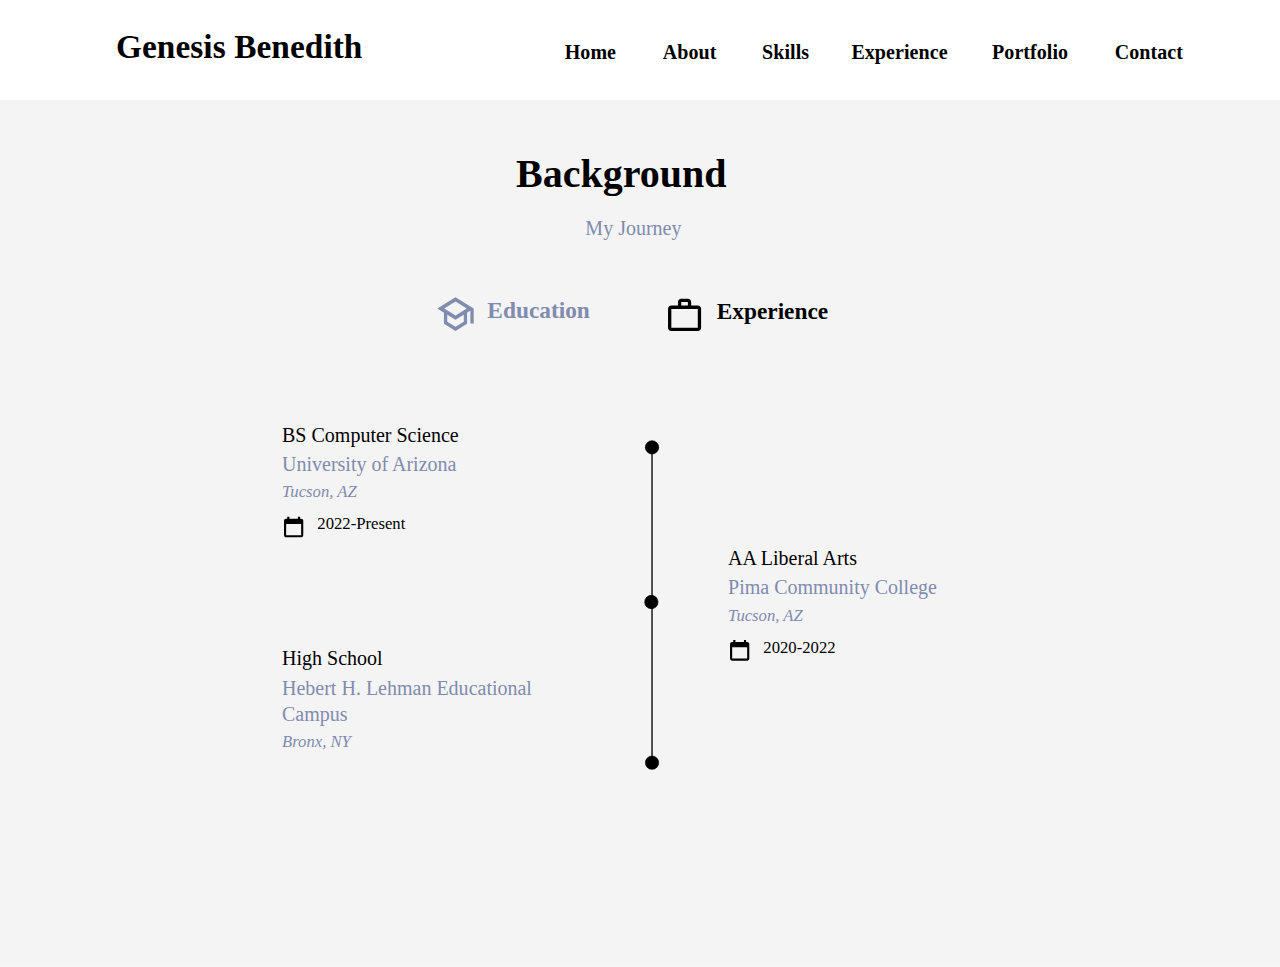
<file: background___education.html>
<!DOCTYPE html>
<html>
<head>
<meta charset="utf-8"/>
<meta http-equiv="X-UA-Compatible" content="IE=edge"/>
<meta name="viewport" content="width=device-width, initial-scale=1.0">
<title>Genesis Benedith | Background</title>
<link rel="icon" type="image/x-icon" href="/GB watermark.png">
<style id="applicationStylesheet" type="text/css">
	.mediaViewInfo {
		--web-view-name: background - education;
		--web-view-id: background_-_education;
		--web-scale-to-fit: true;
		--web-scale-to-fit-type: width;
		--web-scale-on-resize: true;
		--web-enable-deep-linking: true;
	}
	:root {
		--web-view-ids: background_-_education;
	}
	* {
		margin: 0;
		padding: 0;
		box-sizing: border-box;
		border: none;
	}
	#background_-_education {
		position: absolute;
		width: 1920px;
		height: 1450px;
		background-color: rgba(244,244,244,1);
		overflow: hidden;
		--web-view-name: background - education;
		--web-view-id: background_-_education;
		--web-scale-to-fit: true;
		--web-scale-to-fit-type: width;
		--web-scale-on-resize: true;
		--web-enable-deep-linking: true;
	}
	@keyframes  {
	
	
	}
	@keyframes  {
	
	
	}
	@keyframes  {
	
	
	}
	@keyframes  {
	
	
	}
	@keyframes  {
	
	
	}
	@keyframes  {
	
	
	}
	#back_pics_i {
		position: absolute;
		width: 1577.741px;
		height: 505.003px;
		left: 172.135px;
		top: 1182.131px;
		display: none;
		overflow: visible;
	}
	#bloomberg_i {
		position: absolute;
		width: 544.562px;
		height: 440.053px;
		left: 0px;
		top: 32.16px;
		overflow: visible;
	}
	#dc_lincoln_i {
		position: absolute;
		width: 395.88px;
		height: 379.813px;
		left: 400.406px;
		top: 76.985px;
		overflow: visible;
	}
	#trevi_rome_ja {
		position: absolute;
		width: 544.562px;
		height: 440.053px;
		left: 712.488px;
		top: 16.746px;
		overflow: visible;
	}
	#build_day_jb {
		position: absolute;
		width: 426.176px;
		height: 504.373px;
		left: 1149.596px;
		top: 0px;
		overflow: visible;
	}
	#Background {
		left: 774px;
		top: 231px;
		position: absolute;
		overflow: visible;
		width: 407px;
		height: 84px;
		line-height: 108px;
		margin-top: -24px;
		text-align: left;
		font-family: Poppins;
		font-style: normal;
		font-weight: bold;
		font-size: 60px;
		color: rgba(0,0,0,1);
	}
	#My_Journey {
		left: 878px;
		top: 328px;
		position: absolute;
		overflow: visible;
		width: 200px;
		height: 43px;
		line-height: 108px;
		margin-top: -39px;
		text-align: left;
		font-family: Poppins;
		font-style: normal;
		font-weight: normal;
		font-size: 30px;
		color: rgba(127,139,175,1);
	}
	#Group_7 {
		position: absolute;
		width: 293px;
		height: 56px;
		left: 656px;
		top: 443px;
		overflow: visible;
	}
	#Education {
		left: 75px;
		top: 5px;
		position: absolute;
		overflow: visible;
		width: 219px;
		height: 49px;
		line-height: 108px;
		margin-top: -36.5px;
		text-align: left;
		font-family: Poppins;
		font-style: normal;
		font-weight: bold;
		font-size: 35px;
		color: rgba(127,139,175,1);
	}
	#MDI__school-outline {
		position: absolute;
		width: 56px;
		height: 56px;
		left: 0px;
		top: 0px;
		overflow: visible;
	}
	#Boundary_jh {
		opacity: 0;
		fill: rgba(127,139,175,1);
		stroke: rgba(0,0,0,0);
		stroke-width: 1px;
		stroke-linejoin: miter;
		stroke-linecap: butt;
		stroke-miterlimit: 4;
		shape-rendering: auto;
	}
	.Boundary_jh {
		position: absolute;
		overflow: visible;
		width: 56px;
		height: 56px;
		left: 0px;
		top: 0px;
	}
	#Path__school-outline {
		fill: rgba(127,139,175,1);
	}
	.Path__school-outline {
		overflow: visible;
		position: absolute;
		width: 54.474px;
		height: 50.473px;
		left: 0px;
		top: 2.763px;
		transform: matrix(1,0,0,1,0,0);
	}
	#Group_8 {
		position: absolute;
		width: 298px;
		height: 54px;
		left: 1000px;
		top: 445px;
		overflow: visible;
		--web-animation: fadein undefineds undefined;
		--web-action-type: page;
		--web-action-target: background___experience.html;
		cursor: pointer;
	}
	#Experience_jk {
		left: 75px;
		top: 5px;
		position: absolute;
		overflow: visible;
		width: 224px;
		height: 49px;
		line-height: 108px;
		margin-top: -36.5px;
		text-align: left;
		font-family: Poppins;
		font-style: normal;
		font-weight: bold;
		font-size: 35px;
		color: rgba(0,0,0,1);
	}
	#MDI__briefcase-outline {
		position: absolute;
		width: 54px;
		height: 54px;
		left: 0px;
		top: 0px;
		overflow: visible;
	}
	#Boundary_jm {
		opacity: 0;
		fill: rgba(0,0,0,1);
		stroke: rgba(0,0,0,0);
		stroke-width: 1px;
		stroke-linejoin: miter;
		stroke-linecap: butt;
		stroke-miterlimit: 4;
		shape-rendering: auto;
	}
	.Boundary_jm {
		position: absolute;
		overflow: visible;
		width: 54px;
		height: 54px;
		left: 0px;
		top: 0px;
	}
	#Path__briefcase-outline {
		fill: rgba(0,0,0,1);
	}
	.Path__briefcase-outline {
		overflow: visible;
		position: absolute;
		width: 49.605px;
		height: 48.606px;
		left: 2px;
		top: 3px;
		transform: matrix(1,0,0,1,0,0);
	}
	#education {
		position: absolute;
		width: 1072px;
		height: 545px;
		left: 423px;
		top: 638px;
		overflow: visible;
	}
	#BS_Computer_Science {
		left: 0px;
		top: 0px;
		position: absolute;
		overflow: visible;
		width: 362px;
		height: 43px;
		line-height: 108px;
		margin-top: -39px;
		text-align: left;
		font-family: Poppins;
		font-style: normal;
		font-weight: normal;
		font-size: 30px;
		color: rgba(0,0,0,1);
	}
	#AA_Liberal_Arts {
		left: 669px;
		top: 185px;
		position: absolute;
		overflow: visible;
		width: 362px;
		height: 43px;
		line-height: 108px;
		margin-top: -39px;
		text-align: left;
		font-family: Poppins;
		font-style: normal;
		font-weight: normal;
		font-size: 30px;
		color: rgba(0,0,0,1);
	}
	#High_School {
		left: 0px;
		top: 335px;
		position: absolute;
		overflow: visible;
		width: 362px;
		height: 43px;
		line-height: 108px;
		margin-top: -39px;
		text-align: left;
		font-family: Poppins;
		font-style: normal;
		font-weight: normal;
		font-size: 30px;
		color: rgba(0,0,0,1);
	}
	#University_of_Arizona {
		left: 0px;
		top: 43px;
		position: absolute;
		overflow: visible;
		width: 362px;
		height: 43px;
		line-height: 108px;
		margin-top: -39px;
		text-align: left;
		font-family: Poppins;
		font-style: normal;
		font-weight: normal;
		font-size: 30px;
		color: rgba(127,139,175,1);
	}
	#Tucson_AZ {
		left: 0px;
		top: 87px;
		position: absolute;
		overflow: visible;
		width: 362px;
		height: 35px;
		line-height: 108px;
		margin-top: -41.5px;
		text-align: left;
		font-family: Poppins;
		font-style: italic;
		font-weight: normal;
		font-size: 25px;
		color: rgba(127,139,175,1);
	}
	#n_022-Present {
		left: 53px;
		top: 135px;
		position: absolute;
		overflow: visible;
		width: 212px;
		height: 35px;
		line-height: 108px;
		margin-top: -41.5px;
		text-align: left;
		font-family: Poppins;
		font-style: normal;
		font-weight: normal;
		font-size: 25px;
		color: rgba(0,0,0,1);
	}
	#Line_1 {
		fill: transparent;
		stroke: rgba(0,0,0,1);
		stroke-width: 2px;
		stroke-linejoin: miter;
		stroke-linecap: butt;
		stroke-miterlimit: 4;
		shape-rendering: auto;
	}
	.Line_1 {
		overflow: visible;
		position: absolute;
		width: 2px;
		height: 473px;
		left: 554.5px;
		top: 32.5px;
		transform: matrix(1,0,0,1,0,0);
	}
	#Ellipse_1 {
		fill: rgba(0,0,0,1);
		stroke: rgba(0,0,0,1);
		stroke-width: 1px;
		stroke-linejoin: miter;
		stroke-linecap: butt;
		stroke-miterlimit: 4;
		shape-rendering: auto;
	}
	.Ellipse_1 {
		position: absolute;
		overflow: visible;
		width: 20px;
		height: 20px;
		left: 545px;
		top: 23px;
	}
	#Ellipse_2 {
		fill: rgba(0,0,0,1);
		stroke: rgba(0,0,0,1);
		stroke-width: 1px;
		stroke-linejoin: miter;
		stroke-linecap: butt;
		stroke-miterlimit: 4;
		shape-rendering: auto;
	}
	.Ellipse_2 {
		position: absolute;
		overflow: visible;
		width: 20px;
		height: 20px;
		left: 544px;
		top: 255px;
	}
	#Ellipse_4 {
		fill: rgba(0,0,0,1);
		stroke: rgba(0,0,0,1);
		stroke-width: 1px;
		stroke-linejoin: miter;
		stroke-linecap: butt;
		stroke-miterlimit: 4;
		shape-rendering: auto;
	}
	.Ellipse_4 {
		position: absolute;
		overflow: visible;
		width: 20px;
		height: 20px;
		left: 545px;
		top: 496px;
	}
	#MDI__calendar-blank {
		position: absolute;
		width: 34.893px;
		height: 34.893px;
		left: 0px;
		top: 135.054px;
		overflow: visible;
	}
	#Boundary_j {
		opacity: 0;
		fill: rgba(0,0,0,1);
		stroke: rgba(0,0,0,0);
		stroke-width: 1px;
		stroke-linejoin: miter;
		stroke-linecap: butt;
		stroke-miterlimit: 4;
		shape-rendering: auto;
	}
	.Boundary_j {
		position: absolute;
		overflow: visible;
		width: 34.893px;
		height: 34.893px;
		left: 0px;
		top: 0px;
	}
	#Path__calendar-blank {
		fill: rgba(0,0,0,1);
	}
	.Path__calendar-blank {
		overflow: visible;
		position: absolute;
		width: 28.893px;
		height: 30.893px;
		left: 3px;
		top: 2px;
		transform: matrix(1,0,0,1,0,0);
	}
	#Group_13 {
		position: absolute;
		width: 403px;
		height: 127px;
		left: 669px;
		top: 228px;
		overflow: visible;
	}
	#Pima_Community_College {
		left: 0px;
		top: 0px;
		position: absolute;
		overflow: visible;
		width: 404px;
		height: 43px;
		line-height: 108px;
		margin-top: -39px;
		text-align: left;
		font-family: Poppins;
		font-style: normal;
		font-weight: normal;
		font-size: 30px;
		color: rgba(127,139,175,1);
	}
	#Tucson_AZ_j {
		left: 0px;
		top: 44px;
		position: absolute;
		overflow: visible;
		width: 362px;
		height: 35px;
		line-height: 108px;
		margin-top: -41.5px;
		text-align: left;
		font-family: Poppins;
		font-style: italic;
		font-weight: normal;
		font-size: 25px;
		color: rgba(127,139,175,1);
	}
	#n_020-2022 {
		left: 53px;
		top: 92px;
		position: absolute;
		overflow: visible;
		width: 212px;
		height: 35px;
		line-height: 108px;
		margin-top: -41.5px;
		text-align: left;
		font-family: Poppins;
		font-style: normal;
		font-weight: normal;
		font-size: 25px;
		color: rgba(0,0,0,1);
	}
	#MDI__calendar-blank_j {
		position: absolute;
		width: 34.893px;
		height: 34.893px;
		left: 0px;
		top: 92.054px;
		overflow: visible;
	}
	#Boundary_ka {
		opacity: 0;
		fill: rgba(0,0,0,1);
		stroke: rgba(0,0,0,0);
		stroke-width: 1px;
		stroke-linejoin: miter;
		stroke-linecap: butt;
		stroke-miterlimit: 4;
		shape-rendering: auto;
	}
	.Boundary_ka {
		position: absolute;
		overflow: visible;
		width: 34.893px;
		height: 34.893px;
		left: 0px;
		top: 0px;
	}
	#Path__calendar-blank_j {
		fill: rgba(0,0,0,1);
	}
	.Path__calendar-blank_j {
		overflow: visible;
		position: absolute;
		width: 28.893px;
		height: 30.893px;
		left: 3px;
		top: 2px;
		transform: matrix(1,0,0,1,0,0);
	}
	#Group_14 {
		position: absolute;
		width: 403px;
		height: 166px;
		left: 0px;
		top: 379px;
		overflow: visible;
	}
	#Hebert_H_Lehman_Educational_Ca {
		left: 0px;
		top: 0px;
		position: absolute;
		overflow: visible;
		width: 404px;
		height: 83px;
		line-height: 40px;
		margin-top: -5px;
		text-align: left;
		font-family: Poppins;
		font-style: normal;
		font-weight: normal;
		font-size: 30px;
		color: rgba(127,139,175,1);
	}
	#Bronx_NY {
		left: 0px;
		top: 83px;
		position: absolute;
		overflow: visible;
		width: 362px;
		height: 35px;
		line-height: 108px;
		margin-top: -41.5px;
		text-align: left;
		font-family: Poppins;
		font-style: italic;
		font-weight: normal;
		font-size: 25px;
		color: rgba(127,139,175,1);
	}
	#n_013-2017 {
		left: 53px;
		top: 131px;
		position: absolute;
		overflow: visible;
		width: 212px;
		height: 35px;
		line-height: 108px;
		margin-top: -41.5px;
		text-align: left;
		font-family: Poppins;
		font-style: normal;
		font-weight: normal;
		font-size: 25px;
		color: rgba(0,0,0,1);
	}
	#MDI__calendar-blank_kd {
		position: absolute;
		width: 34.893px;
		height: 34.893px;
		left: 0px;
		top: 131.054px;
		overflow: visible;
	}
	#Boundary_ke {
		opacity: 0;
		fill: rgba(0,0,0,1);
		stroke: rgba(0,0,0,0);
		stroke-width: 1px;
		stroke-linejoin: miter;
		stroke-linecap: butt;
		stroke-miterlimit: 4;
		shape-rendering: auto;
	}
	.Boundary_ke {
		position: absolute;
		overflow: visible;
		width: 34.893px;
		height: 34.893px;
		left: 0px;
		top: 0px;
	}
	#Path__calendar-blank_kf {
		fill: rgba(0,0,0,1);
	}
	.Path__calendar-blank_kf {
		overflow: visible;
		position: absolute;
		width: 28.893px;
		height: 30.893px;
		left: 3px;
		top: 2px;
		transform: matrix(1,0,0,1,0,0);
	}
	#header_kg {
		position: absolute;
		width: 1920px;
		height: 150px;
		left: 0px;
		top: 0px;
		overflow: visible;
	}
	#Rectangle_2_kh {
		fill: rgba(255,255,255,1);
	}
	.Rectangle_2_kh {
		position: absolute;
		overflow: visible;
		width: 1920px;
		height: 150px;
		left: 0px;
		top: 0px;
	}
	#Genesis_Benedith_ki {
		left: 174px;
		top: 41px;
		position: absolute;
		overflow: visible;
		width: 449px;
		white-space: nowrap;
		text-align: left;
		font-family: Poppins;
		font-style: normal;
		font-weight: bold;
		font-size: 50px;
		color: rgba(0,0,0,1);
		letter-spacing: 0.1px;
	}
	#Home_kj {
		left: 847px;
		top: 61px;
		position: absolute;
		overflow: visible;
		width: 93px;
		white-space: nowrap;
		--web-animation: fadein undefineds undefined;
		--web-action-type: page;
		--web-action-target: index.html;
		cursor: pointer;
		text-align: left;
		font-family: Poppins;
		font-style: normal;
		font-weight: bold;
		font-size: 30px;
		color: rgba(0,0,0,1);
		letter-spacing: 0.1px;
	}
	#Portfolio_kk {
		left: 1488px;
		top: 61px;
		position: absolute;
		overflow: visible;
		width: 130px;
		white-space: nowrap;
		--web-animation: fadein undefineds undefined;
		--web-action-type: page;
		--web-action-target: portfolio.html;
		cursor: pointer;
		text-align: left;
		font-family: Poppins;
		font-style: normal;
		font-weight: bold;
		font-size: 30px;
		color: rgba(0,0,0,1);
		letter-spacing: 0.1px;
	}
	#Contact_kl {
		left: 1672px;
		top: 61px;
		position: absolute;
		overflow: visible;
		width: 126px;
		white-space: nowrap;
		text-align: left;
		font-family: Poppins;
		font-style: normal;
		font-weight: bold;
		font-size: 30px;
		color: rgba(0,0,0,1);
		letter-spacing: 0.1px;
	}
	#Skills_km {
		left: 1143px;
		top: 61px;
		position: absolute;
		overflow: visible;
		width: 80px;
		white-space: nowrap;
		--web-animation: fadein undefineds undefined;
		--web-action-type: page;
		--web-action-target: skills.html;
		cursor: pointer;
		text-align: left;
		font-family: Poppins;
		font-style: normal;
		font-weight: bold;
		font-size: 30px;
		color: rgba(0,0,0,1);
		letter-spacing: 0.1px;
	}
	#Experience_kn {
		left: 1277px;
		top: 61px;
		position: absolute;
		overflow: visible;
		width: 170px;
		white-space: nowrap;
		--web-animation: fadein undefineds undefined;
		--web-action-type: page;
		--web-action-target: background___experience.html;
		cursor: pointer;
		text-align: left;
		font-family: Poppins;
		font-style: normal;
		font-weight: bold;
		font-size: 30px;
		color: rgba(0,0,0,1);
		letter-spacing: 0.1px;
	}
	#About_ko {
		left: 994px;
		top: 61px;
		position: absolute;
		overflow: visible;
		width: 95px;
		white-space: nowrap;
		--web-animation: fadein undefineds undefined;
		--web-action-type: page;
		--web-action-target: about.html;
		cursor: pointer;
		text-align: left;
		font-family: Poppins;
		font-style: normal;
		font-weight: bold;
		font-size: 30px;
		color: rgba(0,0,0,1);
		letter-spacing: 0.1px;
	}
</style>
<script id="applicationScript">
///////////////////////////////////////
// INITIALIZATION
///////////////////////////////////////

/**
 * Functionality for scaling, showing by media query, and navigation between multiple pages on a single page. 
 * Code subject to change.
 **/

if (window.console==null) { window["console"] = { log : function() {} } }; // some browsers do not set console

var Application = function() {
	// event constants
	this.prefix = "--web-";
	this.NAVIGATION_CHANGE = "viewChange";
	this.VIEW_NOT_FOUND = "viewNotFound";
	this.VIEW_CHANGE = "viewChange";
	this.VIEW_CHANGING = "viewChanging";
	this.STATE_NOT_FOUND = "stateNotFound";
	this.APPLICATION_COMPLETE = "applicationComplete";
	this.APPLICATION_RESIZE = "applicationResize";
	this.SIZE_STATE_NAME = "data-is-view-scaled";
	this.STATE_NAME = this.prefix + "state";

	this.lastTrigger = null;
	this.lastView = null;
	this.lastState = null;
	this.lastOverlay = null;
	this.currentView = null;
	this.currentState = null;
	this.currentOverlay = null;
	this.currentQuery = {index: 0, rule: null, mediaText: null, id: null};
	this.inclusionQuery = "(min-width: 0px)";
	this.exclusionQuery = "none and (min-width: 99999px)";
	this.LastModifiedDateLabelName = "LastModifiedDateLabel";
	this.viewScaleSliderId = "ViewScaleSliderInput";
	this.pageRefreshedName = "showPageRefreshedNotification";
	this.application = null;
	this.applicationStylesheet = null;
	this.showByMediaQuery = null;
	this.mediaQueryDictionary = {};
	this.viewsDictionary = {};
	this.addedViews = [];
	this.viewStates = [];
	this.views = [];
	this.viewIds = [];
	this.viewQueries = {};
	this.overlays = {};
	this.overlayIds = [];
	this.numberOfViews = 0;
	this.verticalPadding = 0;
	this.horizontalPadding = 0;
	this.stateName = null;
	this.viewScale = 1;
	this.viewLeft = 0;
	this.viewTop = 0;
	this.horizontalScrollbarsNeeded = false;
	this.verticalScrollbarsNeeded = false;

	// view settings
	this.showUpdateNotification = false;
	this.showNavigationControls = false;
	this.scaleViewsToFit = false;
	this.scaleToFitOnDoubleClick = false;
	this.actualSizeOnDoubleClick = false;
	this.scaleViewsOnResize = false;
	this.navigationOnKeypress = false;
	this.showViewName = false;
	this.enableDeepLinking = true;
	this.refreshPageForChanges = false;
	this.showRefreshNotifications = true;

	// view controls
	this.scaleViewSlider = null;
	this.lastModifiedLabel = null;
	this.supportsPopState = false; // window.history.pushState!=null;
	this.initialized = false;

	// refresh properties
	this.refreshDuration = 250;
	this.lastModifiedDate = null;
	this.refreshRequest = null;
	this.refreshInterval = null;
	this.refreshContent = null;
	this.refreshContentSize = null;
	this.refreshCheckContent = false;
	this.refreshCheckContentSize = false;

	var self = this;

	self.initialize = function(event) {
		var view = self.getVisibleView();
		var views = self.getVisibleViews();
		if (view==null) view = self.getInitialView();
		self.collectViews();
		self.collectOverlays();
		self.collectMediaQueries();

		for (let index = 0; index < views.length; index++) {
			var view = views[index];
			self.setViewOptions(view);
			self.setViewVariables(view);
			self.centerView(view);
		}

		// sometimes the body size is 0 so we call this now and again later
		if (self.initialized) {
			window.addEventListener(self.NAVIGATION_CHANGE, self.viewChangeHandler);
			window.addEventListener("keyup", self.keypressHandler);
			window.addEventListener("keypress", self.keypressHandler);
			window.addEventListener("resize", self.resizeHandler);
			window.document.addEventListener("dblclick", self.doubleClickHandler);

			if (self.supportsPopState) {
				window.addEventListener('popstate', self.popStateHandler);
			}
			else {
				window.addEventListener('hashchange', self.hashChangeHandler);
			}

			// we are ready to go
			window.dispatchEvent(new Event(self.APPLICATION_COMPLETE));
		}

		if (self.initialized==false) {
			if (self.enableDeepLinking) {
				self.syncronizeViewToURL();
			} 
	
			if (self.refreshPageForChanges) {
				self.setupRefreshForChanges();
			}
	
			self.initialized = true;
		}
		
		if (self.scaleViewsToFit) {
			self.viewScale = self.scaleViewToFit(view);
			
			if (self.viewScale<0) {
				setTimeout(self.scaleViewToFit, 500, view);
			}
		}
		else if (view) {
			self.viewScale = self.getViewScaleValue(view);
			self.centerView(view);
			self.updateSliderValue(self.viewScale);
		}
		else {
			// no view found
		}
	
		if (self.showUpdateNotification) {
			self.showNotification();
		}

		//"addEventListener" in window ? null : window.addEventListener = window.attachEvent;
		//"addEventListener" in document ? null : document.addEventListener = document.attachEvent;
	}


	///////////////////////////////////////
	// AUTO REFRESH 
	///////////////////////////////////////

	self.setupRefreshForChanges = function() {
		self.refreshRequest = new XMLHttpRequest();

		if (!self.refreshRequest) {
			return false;
		}

		// get document start values immediately
		self.requestRefreshUpdate();
	}

	/**
	 * Attempt to check the last modified date by the headers 
	 * or the last modified property from the byte array (experimental)
	 **/
	self.requestRefreshUpdate = function() {
		var url = document.location.href;
		var protocol = window.location.protocol;
		var method;
		
		try {

			if (self.refreshCheckContentSize) {
				self.refreshRequest.open('HEAD', url, true);
			}
			else if (self.refreshCheckContent) {
				self.refreshContent = document.documentElement.outerHTML;
				self.refreshRequest.open('GET', url, true);
				self.refreshRequest.responseType = "text";
			}
			else {

				// get page last modified date for the first call to compare to later
				if (self.lastModifiedDate==null) {

					// File system does not send headers in FF so get blob if possible
					if (protocol=="file:") {
						self.refreshRequest.open("GET", url, true);
						self.refreshRequest.responseType = "blob";
					}
					else {
						self.refreshRequest.open("HEAD", url, true);
						self.refreshRequest.responseType = "blob";
					}

					self.refreshRequest.onload = self.refreshOnLoadOnceHandler;

					// In some browsers (Chrome & Safari) this error occurs at send: 
					// 
					// Chrome - Access to XMLHttpRequest at 'file:///index.html' from origin 'null' 
					// has been blocked by CORS policy: 
					// Cross origin requests are only supported for protocol schemes: 
					// http, data, chrome, chrome-extension, https.
					// 
					// Safari - XMLHttpRequest cannot load file:///Users/user/Public/index.html. Cross origin requests are only supported for HTTP.
					// 
					// Solution is to run a local server, set local permissions or test in another browser
					self.refreshRequest.send(null);

					// In MS browsers the following behavior occurs possibly due to an AJAX call to check last modified date: 
					// 
					// DOM7011: The code on this page disabled back and forward caching.

					// In Brave (Chrome) error when on the server
					// index.js:221 HEAD https://www.example.com/ net::ERR_INSUFFICIENT_RESOURCES
					// self.refreshRequest.send(null);

				}
				else {
					self.refreshRequest = new XMLHttpRequest();
					self.refreshRequest.onreadystatechange = self.refreshHandler;
					self.refreshRequest.ontimeout = function() {
						self.log("Couldn't find page to check for updates");
					}
					
					var method;
					if (protocol=="file:") {
						method = "GET";
					}
					else {
						method = "HEAD";
					}

					//refreshRequest.open('HEAD', url, true);
					self.refreshRequest.open(method, url, true);
					self.refreshRequest.responseType = "blob";
					self.refreshRequest.send(null);
				}
			}
		}
		catch (error) {
			self.log("Refresh failed for the following reason:")
			self.log(error);
		}
	}

	self.refreshHandler = function() {
		var contentSize;

		try {

			if (self.refreshRequest.readyState === XMLHttpRequest.DONE) {
				
				if (self.refreshRequest.status === 2 || 
					self.refreshRequest.status === 200) {
					var pageChanged = false;

					self.updateLastModifiedLabel();

					if (self.refreshCheckContentSize) {
						var lastModifiedHeader = self.refreshRequest.getResponseHeader("Last-Modified");
						contentSize = self.refreshRequest.getResponseHeader("Content-Length");
						//lastModifiedDate = refreshRequest.getResponseHeader("Last-Modified");
						var headers = self.refreshRequest.getAllResponseHeaders();
						var hasContentHeader = headers.indexOf("Content-Length")!=-1;
						
						if (hasContentHeader) {
							contentSize = self.refreshRequest.getResponseHeader("Content-Length");

							// size has not been set yet
							if (self.refreshContentSize==null) {
								self.refreshContentSize = contentSize;
								// exit and let interval call this method again
								return;
							}

							if (contentSize!=self.refreshContentSize) {
								pageChanged = true;
							}
						}
					}
					else if (self.refreshCheckContent) {

						if (self.refreshRequest.responseText!=self.refreshContent) {
							pageChanged = true;
						}
					}
					else {
						lastModifiedHeader = self.getLastModified(self.refreshRequest);

						if (self.lastModifiedDate!=lastModifiedHeader) {
							self.log("lastModifiedDate:" + self.lastModifiedDate + ",lastModifiedHeader:" +lastModifiedHeader);
							pageChanged = true;
						}

					}

					
					if (pageChanged) {
						clearInterval(self.refreshInterval);
						self.refreshUpdatedPage();
						return;
					}

				}
				else {
					self.log('There was a problem with the request.');
				}

			}
		}
		catch( error ) {
			//console.log('Caught Exception: ' + error);
		}
	}

	self.refreshOnLoadOnceHandler = function(event) {

		// get the last modified date
		if (self.refreshRequest.response) {
			self.lastModifiedDate = self.getLastModified(self.refreshRequest);

			if (self.lastModifiedDate!=null) {

				if (self.refreshInterval==null) {
					self.refreshInterval = setInterval(self.requestRefreshUpdate, self.refreshDuration);
				}
			}
			else {
				self.log("Could not get last modified date from the server");
			}
		}
	}

	self.refreshUpdatedPage = function() {
		if (self.showRefreshNotifications) {
			var date = new Date().setTime((new Date().getTime()+10000));
			document.cookie = encodeURIComponent(self.pageRefreshedName) + "=true" + "; max-age=6000;" + " path=/";
		}

		document.location.reload(true);
	}

	self.showNotification = function(duration) {
		var notificationID = self.pageRefreshedName+"ID";
		var notification = document.getElementById(notificationID);
		if (duration==null) duration = 4000;

		if (notification!=null) {return;}

		notification = document.createElement("div");
		notification.id = notificationID;
		notification.textContent = "PAGE UPDATED";
		var styleRule = ""
		styleRule = "position: fixed; padding: 7px 16px 6px 16px; font-family: Arial, sans-serif; font-size: 10px; font-weight: bold; left: 50%;";
		styleRule += "top: 20px; background-color: rgba(0,0,0,.5); border-radius: 12px; color:rgb(235, 235, 235); transition: all 2s linear;";
		styleRule += "transform: translateX(-50%); letter-spacing: .5px; filter: drop-shadow(2px 2px 6px rgba(0, 0, 0, .1)); cursor: pointer";
		notification.setAttribute("style", styleRule);

		notification.className = "PageRefreshedClass";
		notification.addEventListener("click", function() {
			notification.parentNode.removeChild(notification);
		});
		
		document.body.appendChild(notification);

		setTimeout(function() {
			notification.style.opacity = "0";
			notification.style.filter = "drop-shadow( 0px 0px 0px rgba(0,0,0, .5))";
			setTimeout(function() {
				try {
					notification.parentNode.removeChild(notification);
				} catch(error) {}
			}, duration)
		}, duration);

		document.cookie = encodeURIComponent(self.pageRefreshedName) + "=; max-age=1; path=/";
	}

	/**
	 * Get the last modified date from the header 
	 * or file object after request has been received
	 **/
	self.getLastModified = function(request) {
		var date;

		// file protocol - FILE object with last modified property
		if (request.response && request.response.lastModified) {
			date = request.response.lastModified;
		}
		
		// http protocol - check headers
		if (date==null) {
			date = request.getResponseHeader("Last-Modified");
		}

		return date;
	}

	self.updateLastModifiedLabel = function() {
		var labelValue = "";
		
		if (self.lastModifiedLabel==null) {
			self.lastModifiedLabel = document.getElementById("LastModifiedLabel");
		}

		if (self.lastModifiedLabel) {
			var seconds = parseInt(((new Date().getTime() - Date.parse(document.lastModified)) / 1000 / 60) * 100 + "");
			var minutes = 0;
			var hours = 0;

			if (seconds < 60) {
				seconds = Math.floor(seconds/10)*10;
				labelValue = seconds + " seconds";
			}
			else {
				minutes = parseInt((seconds/60) + "");

				if (minutes>60) {
					hours = parseInt((seconds/60/60) +"");
					labelValue += hours==1 ? " hour" : " hours";
				}
				else {
					labelValue = minutes+"";
					labelValue += minutes==1 ? " minute" : " minutes";
				}
			}
			
			if (seconds<10) {
				labelValue = "Updated now";
			}
			else {
				labelValue = "Updated " + labelValue + " ago";
			}

			if (self.lastModifiedLabel.firstElementChild) {
				self.lastModifiedLabel.firstElementChild.textContent = labelValue;

			}
			else if ("textContent" in self.lastModifiedLabel) {
				self.lastModifiedLabel.textContent = labelValue;
			}
		}
	}

	self.getShortString = function(string, length) {
		if (length==null) length = 30;
		string = string!=null ? string.substr(0, length).replace(/\n/g, "") : "[String is null]";
		return string;
	}

	self.getShortNumber = function(value, places) {
		if (places==null || places<1) places = 4;
		value = Math.round(value * Math.pow(10,places)) / Math.pow(10, places);
		return value;
	}

	///////////////////////////////////////
	// NAVIGATION CONTROLS
	///////////////////////////////////////

	self.updateViewLabel = function() {
		var viewNavigationLabel = document.getElementById("ViewNavigationLabel");
		var view = self.getVisibleView();
		var viewIndex = view ? self.getViewIndex(view) : -1;
		var viewName = view ? self.getViewPreferenceValue(view, self.prefix + "view-name") : null;
		var viewId = view ? view.id : null;

		if (viewNavigationLabel && view) {
			if (viewName && viewName.indexOf('"')!=-1) {
				viewName = viewName.replace(/"/g, "");
			}

			if (self.showViewName) {
				viewNavigationLabel.textContent = viewName;
				self.setTooltip(viewNavigationLabel, viewIndex + 1 + " of " + self.numberOfViews);
			}
			else {
				viewNavigationLabel.textContent = viewIndex + 1 + " of " + self.numberOfViews;
				self.setTooltip(viewNavigationLabel, viewName);
			}

		}
	}

	self.updateURL = function(view) {
		view = view == null ? self.getVisibleView() : view;
		var viewId = view ? view.id : null
		var viewFragment = view ? "#"+ viewId : null;

		if (viewId && self.viewIds.length>1 && self.enableDeepLinking) {

			if (self.supportsPopState==false) {
				self.setFragment(viewId);
			}
			else {
				if (viewFragment!=window.location.hash) {

					if (window.location.hash==null) {
						window.history.replaceState({name:viewId}, null, viewFragment);
					}
					else {
						window.history.pushState({name:viewId}, null, viewFragment);
					}
				}
			}
		}
	}

	self.updateURLState = function(view, stateName) {
		stateName = view && (stateName=="" || stateName==null) ? self.getStateNameByViewId(view.id) : stateName;

		if (self.supportsPopState==false) {
			self.setFragment(stateName);
		}
		else {
			if (stateName!=window.location.hash) {

				if (window.location.hash==null) {
					window.history.replaceState({name:view.viewId}, null, stateName);
				}
				else {
					window.history.pushState({name:view.viewId}, null, stateName);
				}
			}
		}
	}

	self.setFragment = function(value) {
		window.location.hash = "#" + value;
	}

	self.setTooltip = function(element, value) {
		// setting the tooltip in edge causes a page crash on hover
		if (/Edge/.test(navigator.userAgent)) { return; }

		if ("title" in element) {
			element.title = value;
		}
	}

	self.getStylesheetRules = function(styleSheet) {
		try {
			if (styleSheet) return styleSheet.cssRules || styleSheet.rules;
	
			return document.styleSheets[0]["cssRules"] || document.styleSheets[0]["rules"];
		}
		catch (error) {
			// ERRORS:
			// SecurityError: The operation is insecure.
			// Errors happen when script loads before stylesheet or loading an external css locally

			// InvalidAccessError: A parameter or an operation is not supported by the underlying object
			// Place script after stylesheet

			console.log(error);
			if (error.toString().indexOf("The operation is insecure")!=-1) {
				console.log("Load the stylesheet before the script or load the stylesheet inline until it can be loaded on a server")
			}
			return [];
		}
	}

	/**
	 * If single page application hide all of the views. 
	 * @param {Number} selectedIndex if provided shows the view at index provided
	 **/
	self.hideViews = function(selectedIndex, animation) {
		var rules = self.getStylesheetRules();
		var queryIndex = 0;
		var numberOfRules = rules!=null ? rules.length : 0;

		// loop through rules and hide media queries except selected
		for (var i=0;i<numberOfRules;i++) {
			var rule = rules[i];
			var cssText = rule && rule.cssText;

			if (rule.media!=null && cssText.match("--web-view-name:")) {

				if (queryIndex==selectedIndex) {
					self.currentQuery.mediaText = rule.conditionText;
					self.currentQuery.index = selectedIndex;
					self.currentQuery.rule = rule;
					self.enableMediaQuery(rule);
				}
				else {
					if (animation) {
						self.fadeOut(rule)
					}
					else {
						self.disableMediaQuery(rule);
					}
				}
				
				queryIndex++;
			}
		}

		self.numberOfViews = queryIndex;
		self.updateViewLabel();
		self.updateURL();

		self.dispatchViewChange();

		var view = self.getVisibleView();
		var viewIndex = view ? self.getViewIndex(view) : -1;

		return viewIndex==selectedIndex ? view : null;
	}

	/**
	 * If single page application hide all of the views. 
	 * @param {HTMLElement} selectedView if provided shows the view passed in
	 **/
	 self.hideAllViews = function(selectedView, animation) {
		var views = self.views;
		var queryIndex = 0;
		var numberOfViews = views!=null ? views.length : 0;

		// loop through rules and hide media queries except selected
		for (var i=0;i<numberOfViews;i++) {
			var viewData = views[i];
			var view = viewData && viewData.view;
			var mediaRule = viewData && viewData.mediaRule;
			
			if (view==selectedView) {
				self.currentQuery.mediaText = mediaRule.conditionText;
				self.currentQuery.index = queryIndex;
				self.currentQuery.rule = mediaRule;
				self.enableMediaQuery(mediaRule);
			}
			else {
				if (animation) {
					self.fadeOut(mediaRule)
				}
				else {
					self.disableMediaQuery(mediaRule);
				}
			}
			
			queryIndex++;
		}

		self.numberOfViews = queryIndex;
		self.updateViewLabel();
		self.updateURL();
		self.dispatchViewChange();

		var visibleView = self.getVisibleView();

		return visibleView==selectedView ? selectedView : null;
	}

	/**
	 * Hide view
	 * @param {Object} view element to hide
	 **/
	self.hideView = function(view) {
		var rule = view ? self.mediaQueryDictionary[view.id] : null;

		if (rule) {
			self.disableMediaQuery(rule);
		}
	}

	/**
	 * Hide overlay
	 * @param {Object} overlay element to hide
	 **/
	self.hideOverlay = function(overlay) {
		var rule = overlay ? self.mediaQueryDictionary[overlay.id] : null;

		if (rule) {
			self.disableMediaQuery(rule);

			//if (self.showByMediaQuery) {
				overlay.style.display = "none";
			//}
		}
	}

	/**
	 * Show the view by media query. Does not hide current views
	 * Sets view options by default
	 * @param {Object} view element to show
	 * @param {Boolean} setViewOptions sets view options if null or true
	 */
	self.showViewByMediaQuery = function(view, setViewOptions) {
		var id = view ? view.id : null;
		var query = id ? self.mediaQueryDictionary[id] : null;
		var isOverlay = view ? self.isOverlay(view) : false;
		setViewOptions = setViewOptions==null ? true : setViewOptions;

		if (query) {
			self.enableMediaQuery(query);

			if (isOverlay && view && setViewOptions) {
				self.setViewVariables(null, view);
			}
			else {
				if (view && setViewOptions) self.setViewOptions(view);
				if (view && setViewOptions) self.setViewVariables(view);
			}
		}
	}

	/**
	 * Show the view. Does not hide current views
	 */
	self.showView = function(view, setViewOptions) {
		var id = view ? view.id : null;
		var query = id ? self.mediaQueryDictionary[id] : null;
		var display = null;
		setViewOptions = setViewOptions==null ? true : setViewOptions;

		if (query) {
			self.enableMediaQuery(query);
			if (view==null) view =self.getVisibleView();
			if (view && setViewOptions) self.setViewOptions(view);
		}
		else if (id) {
			display = window.getComputedStyle(view).getPropertyValue("display");
			if (display=="" || display=="none") {
				view.style.display = "block";
			}
		}

		if (view) {
			if (self.currentView!=null) {
				self.lastView = self.currentView;
			}

			self.currentView = view;
		}
	}

	self.showViewById = function(id, setViewOptions) {
		var view = id ? self.getViewById(id) : null;

		if (view) {
			self.showView(view);
			return;
		}

		self.log("View not found '" + id + "'");
	}

	self.getElementView = function(element) {
		var view = element;
		var viewFound = false;

		while (viewFound==false || view==null) {
			if (view && self.viewsDictionary[view.id]) {
				return view;
			}
			view = view.parentNode;
		}
	}

	/**
	 * Show overlay over view
	 * @param {Event | HTMLElement} event event or html element with styles applied
	 * @param {String} id id of view or view reference
	 * @param {Number} x x location
	 * @param {Number} y y location
	 */
	self.showOverlay = function(event, id, x, y) {
		var overlay = id && typeof id === 'string' ? self.getViewById(id) : id ? id : null;
		var query = overlay ? self.mediaQueryDictionary[overlay.id] : null;
		var centerHorizontally = false;
		var centerVertically = false;
		var anchorLeft = false;
		var anchorTop = false;
		var anchorRight = false;
		var anchorBottom = false;
		var display = null;
		var reparent = true;
		var view = null;
		
		if (overlay==null || overlay==false) {
			self.log("Overlay not found, '"+ id + "'");
			return;
		}

		// get enter animation - event target must have css variables declared
		if (event) {
			var button = event.currentTarget || event; // can be event or htmlelement
			var buttonComputedStyles = getComputedStyle(button);
			var actionTargetValue = buttonComputedStyles.getPropertyValue(self.prefix+"action-target").trim();
			var animation = buttonComputedStyles.getPropertyValue(self.prefix+"animation").trim();
			var isAnimated = animation!="";
			var targetType = buttonComputedStyles.getPropertyValue(self.prefix+"action-type").trim();
			var actionTarget = self.application ? null : self.getElement(actionTargetValue);
			var actionTargetStyles = actionTarget ? actionTarget.style : null;

			if (actionTargetStyles) {
				actionTargetStyles.setProperty("animation", animation);
			}

			if ("stopImmediatePropagation" in event) {
				event.stopImmediatePropagation();
			}
		}
		
		if (self.application==false || targetType=="page") {
			document.location.href = "./" + actionTargetValue;
			return;
		}

		// remove any current overlays
		if (self.currentOverlay) {

			// act as switch if same button
			if (self.currentOverlay==actionTarget || self.currentOverlay==null) {
				if (self.lastTrigger==button) {
					self.removeOverlay(isAnimated);
					return;
				}
			}
			else {
				self.removeOverlay(isAnimated);
			}
		}

		if (reparent) {
			view = self.getElementView(button);
			if (view) {
				view.appendChild(overlay);
			}
		}

		if (query) {
			//self.setElementAnimation(overlay, null);
			//overlay.style.animation = animation;
			self.enableMediaQuery(query);
			
			var display = overlay && overlay.style.display;
			
			if (overlay && display=="" || display=="none") {
				overlay.style.display = "block";
				//self.setViewOptions(overlay);
			}

			// add animation defined in event target style declaration
			if (animation && self.supportAnimations) {
				self.fadeIn(overlay, false, animation);
			}
		}
		else if (id) {

			display = window.getComputedStyle(overlay).getPropertyValue("display");

			if (display=="" || display=="none") {
				overlay.style.display = "block";
			}

			// add animation defined in event target style declaration
			if (animation && self.supportAnimations) {
				self.fadeIn(overlay, false, animation);
			}
		}

		// do not set x or y position if centering
		var horizontal = self.prefix + "center-horizontally";
		var vertical = self.prefix + "center-vertically";
		var style = overlay.style;
		var transform = [];

		centerHorizontally = self.getIsStyleDefined(id, horizontal) ? self.getViewPreferenceBoolean(overlay, horizontal) : false;
		centerVertically = self.getIsStyleDefined(id, vertical) ? self.getViewPreferenceBoolean(overlay, vertical) : false;
		anchorLeft = self.getIsStyleDefined(id, "left");
		anchorRight = self.getIsStyleDefined(id, "right");
		anchorTop = self.getIsStyleDefined(id, "top");
		anchorBottom = self.getIsStyleDefined(id, "bottom");

		
		if (self.viewsDictionary[overlay.id] && self.viewsDictionary[overlay.id].styleDeclaration) {
			style = self.viewsDictionary[overlay.id].styleDeclaration.style;
		}
		
		if (centerHorizontally) {
			style.left = "50%";
			style.transformOrigin = "0 0";
			transform.push("translateX(-50%)");
		}
		else if (anchorRight && anchorLeft) {
			style.left = x + "px";
		}
		else if (anchorRight) {
			//style.right = x + "px";
		}
		else {
			style.left = x + "px";
		}
		
		if (centerVertically) {
			style.top = "50%";
			transform.push("translateY(-50%)");
			style.transformOrigin = "0 0";
		}
		else if (anchorTop && anchorBottom) {
			style.top = y + "px";
		}
		else if (anchorBottom) {
			//style.bottom = y + "px";
		}
		else {
			style.top = y + "px";
		}

		if (transform.length) {
			style.transform = transform.join(" ");
		}

		self.currentOverlay = overlay;
		self.lastTrigger = button;
	}

	self.goBack = function() {
		if (self.currentOverlay) {
			self.removeOverlay();
		}
		else if (self.lastView) {
			self.goToView(self.lastView.id);
		}
	}

	self.removeOverlay = function(animate) {
		var overlay = self.currentOverlay;
		animate = animate===false ? false : true;

		if (overlay) {
			var style = overlay.style;
			
			if (style.animation && self.supportAnimations && animate) {
				self.reverseAnimation(overlay, true);

				var duration = self.getAnimationDuration(style.animation, true);
		
				setTimeout(function() {
					self.setElementAnimation(overlay, null);
					self.hideOverlay(overlay);
					self.currentOverlay = null;
				}, duration);
			}
			else {
				self.setElementAnimation(overlay, null);
				self.hideOverlay(overlay);
				self.currentOverlay = null;
			}
		}
	}

	/**
	 * Reverse the animation and hide after
	 * @param {Object} target element with animation
	 * @param {Boolean} hide hide after animation ends
	 */
	self.reverseAnimation = function(target, hide) {
		var lastAnimation = null;
		var style = target.style;

		style.animationPlayState = "paused";
		lastAnimation = style.animation;
		style.animation = null;
		style.animationPlayState = "paused";

		if (hide) {
			//target.addEventListener("animationend", self.animationEndHideHandler);
	
			var duration = self.getAnimationDuration(lastAnimation, true);
			var isOverlay = self.isOverlay(target);
	
			setTimeout(function() {
				self.setElementAnimation(target, null);

				if (isOverlay) {
					self.hideOverlay(target);
				}
				else {
					self.hideView(target);
				}
			}, duration);
		}

		setTimeout(function() {
			style.animation = lastAnimation;
			style.animationPlayState = "paused";
			style.animationDirection = "reverse";
			style.animationPlayState = "running";
		}, 30);
	}

	self.animationEndHandler = function(event) {
		var target = event.currentTarget;
		self.dispatchEvent(new Event(event.type));
	}

	self.isOverlay = function(view) {
		var result = view ? self.getViewPreferenceBoolean(view, self.prefix + "is-overlay") : false;

		return result;
	}

	self.animationEndHideHandler = function(event) {
		var target = event.currentTarget;
		self.setViewVariables(null, target);
		self.hideView(target);
		target.removeEventListener("animationend", self.animationEndHideHandler);
	}

	self.animationEndShowHandler = function(event) {
		var target = event.currentTarget;
		target.removeEventListener("animationend", self.animationEndShowHandler);
	}

	self.setViewOptions = function(view) {

		if (view) {
			self.minimumScale = self.getViewPreferenceValue(view, self.prefix + "minimum-scale");
			self.maximumScale = self.getViewPreferenceValue(view, self.prefix + "maximum-scale");
			self.scaleViewsToFit = self.getViewPreferenceBoolean(view, self.prefix + "scale-to-fit");
			self.scaleToFitType = self.getViewPreferenceValue(view, self.prefix + "scale-to-fit-type");
			self.scaleToFitOnDoubleClick = self.getViewPreferenceBoolean(view, self.prefix + "scale-on-double-click");
			self.actualSizeOnDoubleClick = self.getViewPreferenceBoolean(view, self.prefix + "actual-size-on-double-click");
			self.scaleViewsOnResize = self.getViewPreferenceBoolean(view, self.prefix + "scale-on-resize");
			self.enableScaleUp = self.getViewPreferenceBoolean(view, self.prefix + "enable-scale-up");
			self.centerHorizontally = self.getViewPreferenceBoolean(view, self.prefix + "center-horizontally");
			self.centerVertically = self.getViewPreferenceBoolean(view, self.prefix + "center-vertically");
			self.navigationOnKeypress = self.getViewPreferenceBoolean(view, self.prefix + "navigate-on-keypress");
			self.showViewName = self.getViewPreferenceBoolean(view, self.prefix + "show-view-name");
			self.refreshPageForChanges = self.getViewPreferenceBoolean(view, self.prefix + "refresh-for-changes");
			self.refreshPageForChangesInterval = self.getViewPreferenceValue(view, self.prefix + "refresh-interval");
			self.showNavigationControls = self.getViewPreferenceBoolean(view, self.prefix + "show-navigation-controls");
			self.scaleViewSlider = self.getViewPreferenceBoolean(view, self.prefix + "show-scale-controls");
			self.enableDeepLinking = self.getViewPreferenceBoolean(view, self.prefix + "enable-deep-linking");
			self.singlePageApplication = self.getViewPreferenceBoolean(view, self.prefix + "application");
			self.showByMediaQuery = self.getViewPreferenceBoolean(view, self.prefix + "show-by-media-query");
			self.showUpdateNotification = document.cookie!="" ? document.cookie.indexOf(self.pageRefreshedName)!=-1 : false;
			self.imageComparisonDuration = self.getViewPreferenceValue(view, self.prefix + "image-comparison-duration");
			self.supportAnimations = self.getViewPreferenceBoolean(view, self.prefix + "enable-animations", true);

			if (self.scaleViewsToFit) {
				var newScaleValue = self.scaleViewToFit(view);
				
				if (newScaleValue<0) {
					setTimeout(self.scaleViewToFit, 500, view);
				}
			}
			else {
				self.viewScale = self.getViewScaleValue(view);
				self.viewToFitWidthScale = self.getViewFitToViewportWidthScale(view, self.enableScaleUp)
				self.viewToFitHeightScale = self.getViewFitToViewportScale(view, self.enableScaleUp);
				self.updateSliderValue(self.viewScale);
			}

			if (self.imageComparisonDuration!=null) {
				// todo
			}

			if (self.refreshPageForChangesInterval!=null) {
				self.refreshDuration = Number(self.refreshPageForChangesInterval);
			}
		}
	}

	self.previousView = function(event) {
		var rules = self.getStylesheetRules();
		var view = self.getVisibleView()
		var index = view ? self.getViewIndex(view) : -1;
		var prevQueryIndex = index!=-1 ? index-1 : self.currentQuery.index-1;
		var queryIndex = 0;
		var numberOfRules = rules!=null ? rules.length : 0;

		if (event) {
			event.stopImmediatePropagation();
		}

		if (prevQueryIndex<0) {
			return;
		}

		// loop through rules and hide media queries except selected
		for (var i=0;i<numberOfRules;i++) {
			var rule = rules[i];
			
			if (rule.media!=null) {

				if (queryIndex==prevQueryIndex) {
					self.currentQuery.mediaText = rule.conditionText;
					self.currentQuery.index = prevQueryIndex;
					self.currentQuery.rule = rule;
					self.enableMediaQuery(rule);
					self.updateViewLabel();
					self.updateURL();
					self.dispatchViewChange();
				}
				else {
					self.disableMediaQuery(rule);
				}

				queryIndex++;
			}
		}
	}

	self.nextView = function(event) {
		var rules = self.getStylesheetRules();
		var view = self.getVisibleView();
		var index = view ? self.getViewIndex(view) : -1;
		var nextQueryIndex = index!=-1 ? index+1 : self.currentQuery.index+1;
		var queryIndex = 0;
		var numberOfRules = rules!=null ? rules.length : 0;
		var numberOfMediaQueries = self.getNumberOfMediaRules();

		if (event) {
			event.stopImmediatePropagation();
		}

		if (nextQueryIndex>=numberOfMediaQueries) {
			return;
		}

		// loop through rules and hide media queries except selected
		for (var i=0;i<numberOfRules;i++) {
			var rule = rules[i];
			
			if (rule.media!=null) {

				if (queryIndex==nextQueryIndex) {
					self.currentQuery.mediaText = rule.conditionText;
					self.currentQuery.index = nextQueryIndex;
					self.currentQuery.rule = rule;
					self.enableMediaQuery(rule);
					self.updateViewLabel();
					self.updateURL();
					self.dispatchViewChange();
				}
				else {
					self.disableMediaQuery(rule);
				}

				queryIndex++;
			}
		}
	}

	/**
	 * Enables a view via media query
	 */
	self.enableMediaQuery = function(rule) {

		try {
			rule.media.mediaText = self.inclusionQuery;
		}
		catch(error) {
			//self.log(error);
			rule.conditionText = self.inclusionQuery;
		}
	}

	self.disableMediaQuery = function(rule) {

		try {
			rule.media.mediaText = self.exclusionQuery;
		}
		catch(error) {
			rule.conditionText = self.exclusionQuery;
		}
	}

	self.dispatchViewChange = function() {
		try {
			var event = new Event(self.NAVIGATION_CHANGE);
			window.dispatchEvent(event);
		}
		catch (error) {
			// In IE 11: Object doesn't support this action
		}
	}

	self.getNumberOfMediaRules = function() {
		var rules = self.getStylesheetRules();
		var numberOfRules = rules ? rules.length : 0;
		var numberOfQueries = 0;

		for (var i=0;i<numberOfRules;i++) {
			if (rules[i].media!=null) { numberOfQueries++; }
		}
		
		return numberOfQueries;
	}

	/////////////////////////////////////////
	// VIEW SCALE 
	/////////////////////////////////////////

	self.sliderChangeHandler = function(event) {
		var value = self.getShortNumber(event.currentTarget.value/100);
		var view = self.getVisibleView();
		self.setViewScaleValue(view, false, value, true);
	}

	self.updateSliderValue = function(scale) {
		var slider = document.getElementById(self.viewScaleSliderId);
		var tooltip = parseInt(scale * 100 + "") + "%";
		var inputType;
		var inputValue;
		
		if (slider) {
			inputValue = self.getShortNumber(scale * 100);
			if (inputValue!=slider["value"]) {
				slider["value"] = inputValue;
			}
			inputType = slider.getAttributeNS(null, "type");

			if (inputType!="range") {
				// input range is not supported
				slider.style.display = "none";
			}

			self.setTooltip(slider, tooltip);
		}
	}

	self.viewChangeHandler = function(event) {
		var view = self.getVisibleView();
		var matrix = view ? getComputedStyle(view).transform : null;
		
		if (matrix) {
			self.viewScale = self.getViewScaleValue(view);
			
			var scaleNeededToFit = self.getViewFitToViewportScale(view);
			var isViewLargerThanViewport = scaleNeededToFit<1;
			
			// scale large view to fit if scale to fit is enabled
			if (self.scaleViewsToFit) {
				self.scaleViewToFit(view);
			}
			else {
				self.updateSliderValue(self.viewScale);
			}
		}
	}

	self.getViewScaleValue = function(view) {
		var matrix = getComputedStyle(view).transform;

		if (matrix) {
			var matrixArray = matrix.replace("matrix(", "").split(",");
			var scaleX = parseFloat(matrixArray[0]);
			var scaleY = parseFloat(matrixArray[3]);
			var scale = Math.min(scaleX, scaleY);
		}

		return scale;
	}

	/**
	 * Scales view to scale. 
	 * @param {Object} view view to scale. views are in views array
	 * @param {Boolean} scaleToFit set to true to scale to fit. set false to use desired scale value
	 * @param {Number} desiredScale scale to define. not used if scale to fit is false
	 * @param {Boolean} isSliderChange indicates if slider is callee
	 */
	self.setViewScaleValue = function(view, scaleToFit, desiredScale, isSliderChange) {
		var enableScaleUp = self.enableScaleUp;
		var scaleToFitType = self.scaleToFitType;
		var minimumScale = self.minimumScale;
		var maximumScale = self.maximumScale;
		var hasMinimumScale = !isNaN(minimumScale) && minimumScale!="";
		var hasMaximumScale = !isNaN(maximumScale) && maximumScale!="";
		var scaleNeededToFit = self.getViewFitToViewportScale(view, enableScaleUp);
		var scaleNeededToFitWidth = self.getViewFitToViewportWidthScale(view, enableScaleUp);
		var scaleNeededToFitHeight = self.getViewFitToViewportHeightScale(view, enableScaleUp);
		var scaleToFitFull = self.getViewFitToViewportScale(view, true);
		var scaleToFitFullWidth = self.getViewFitToViewportWidthScale(view, true);
		var scaleToFitFullHeight = self.getViewFitToViewportHeightScale(view, true);
		var scaleToWidth = scaleToFitType=="width";
		var scaleToHeight = scaleToFitType=="height";
		var shrunkToFit = false;
		var topPosition = null;
		var leftPosition = null;
		var translateY = null;
		var translateX = null;
		var transformValue = "";
		var canCenterVertically = true;
		var canCenterHorizontally = true;
		var style = view.style;

		if (view && self.viewsDictionary[view.id] && self.viewsDictionary[view.id].styleDeclaration) {
			style = self.viewsDictionary[view.id].styleDeclaration.style;
		}

		if (scaleToFit && isSliderChange!=true) {
			if (scaleToFitType=="fit" || scaleToFitType=="") {
				desiredScale = scaleNeededToFit;
			}
			else if (scaleToFitType=="width") {
				desiredScale = scaleNeededToFitWidth;
			}
			else if (scaleToFitType=="height") {
				desiredScale = scaleNeededToFitHeight;
			}
		}
		else {
			if (isNaN(desiredScale)) {
				desiredScale = 1;
			}
		}

		self.updateSliderValue(desiredScale);
		
		// scale to fit width
		if (scaleToWidth && scaleToHeight==false) {
			canCenterVertically = scaleNeededToFitHeight>=scaleNeededToFitWidth;
			canCenterHorizontally = scaleNeededToFitWidth>=1 && enableScaleUp==false;

			if (isSliderChange) {
				canCenterHorizontally = desiredScale<scaleToFitFullWidth;
			}
			else if (scaleToFit) {
				desiredScale = scaleNeededToFitWidth;
			}

			if (hasMinimumScale) {
				desiredScale = Math.max(desiredScale, Number(minimumScale));
			}

			if (hasMaximumScale) {
				desiredScale = Math.min(desiredScale, Number(maximumScale));
			}

			desiredScale = self.getShortNumber(desiredScale);

			canCenterHorizontally = self.canCenterHorizontally(view, "width", enableScaleUp, desiredScale, minimumScale, maximumScale);
			canCenterVertically = self.canCenterVertically(view, "width", enableScaleUp, desiredScale, minimumScale, maximumScale);

			if (desiredScale>1 && (enableScaleUp || isSliderChange)) {
				transformValue = "scale(" + desiredScale + ")";
			}
			else if (desiredScale>=1 && enableScaleUp==false) {
				transformValue = "scale(" + 1 + ")";
			}
			else {
				transformValue = "scale(" + desiredScale + ")";
			}

			if (self.centerVertically) {
				if (canCenterVertically) {
					translateY = "-50%";
					topPosition = "50%";
				}
				else {
					translateY = "0";
					topPosition = "0";
				}
				
				if (style.top != topPosition) {
					style.top = topPosition + "";
				}

				if (canCenterVertically) {
					transformValue += " translateY(" + translateY+ ")";
				}
			}

			if (self.centerHorizontally) {
				if (canCenterHorizontally) {
					translateX = "-50%";
					leftPosition = "50%";
				}
				else {
					translateX = "0";
					leftPosition = "0";
				}

				if (style.left != leftPosition) {
					style.left = leftPosition + "";
				}

				if (canCenterHorizontally) {
					transformValue += " translateX(" + translateX+ ")";
				}
			}

			style.transformOrigin = "0 0";
			style.transform = transformValue;

			self.viewScale = desiredScale;
			self.viewToFitWidthScale = scaleNeededToFitWidth;
			self.viewToFitHeightScale = scaleNeededToFitHeight;
			self.viewLeft = leftPosition;
			self.viewTop = topPosition;

			return desiredScale;
		}

		// scale to fit height
		if (scaleToHeight && scaleToWidth==false) {
			//canCenterVertically = scaleNeededToFitHeight>=scaleNeededToFitWidth;
			//canCenterHorizontally = scaleNeededToFitHeight<=scaleNeededToFitWidth && enableScaleUp==false;
			canCenterVertically = scaleNeededToFitHeight>=scaleNeededToFitWidth;
			canCenterHorizontally = scaleNeededToFitWidth>=1 && enableScaleUp==false;
			
			if (isSliderChange) {
				canCenterHorizontally = desiredScale<scaleToFitFullHeight;
			}
			else if (scaleToFit) {
				desiredScale = scaleNeededToFitHeight;
			}

			if (hasMinimumScale) {
				desiredScale = Math.max(desiredScale, Number(minimumScale));
			}

			if (hasMaximumScale) {
				desiredScale = Math.min(desiredScale, Number(maximumScale));
				//canCenterVertically = desiredScale>=scaleNeededToFitHeight && enableScaleUp==false;
			}

			desiredScale = self.getShortNumber(desiredScale);

			canCenterHorizontally = self.canCenterHorizontally(view, "height", enableScaleUp, desiredScale, minimumScale, maximumScale);
			canCenterVertically = self.canCenterVertically(view, "height", enableScaleUp, desiredScale, minimumScale, maximumScale);

			if (desiredScale>1 && (enableScaleUp || isSliderChange)) {
				transformValue = "scale(" + desiredScale + ")";
			}
			else if (desiredScale>=1 && enableScaleUp==false) {
				transformValue = "scale(" + 1 + ")";
			}
			else {
				transformValue = "scale(" + desiredScale + ")";
			}

			if (self.centerHorizontally) {
				if (canCenterHorizontally) {
					translateX = "-50%";
					leftPosition = "50%";
				}
				else {
					translateX = "0";
					leftPosition = "0";
				}

				if (style.left != leftPosition) {
					style.left = leftPosition + "";
				}

				if (canCenterHorizontally) {
					transformValue += " translateX(" + translateX+ ")";
				}
			}

			if (self.centerVertically) {
				if (canCenterVertically) {
					translateY = "-50%";
					topPosition = "50%";
				}
				else {
					translateY = "0";
					topPosition = "0";
				}
				
				if (style.top != topPosition) {
					style.top = topPosition + "";
				}

				if (canCenterVertically) {
					transformValue += " translateY(" + translateY+ ")";
				}
			}

			style.transformOrigin = "0 0";
			style.transform = transformValue;

			self.viewScale = desiredScale;
			self.viewToFitWidthScale = scaleNeededToFitWidth;
			self.viewToFitHeightScale = scaleNeededToFitHeight;
			self.viewLeft = leftPosition;
			self.viewTop = topPosition;

			return scaleNeededToFitHeight;
		}

		if (scaleToFitType=="fit") {
			//canCenterVertically = scaleNeededToFitHeight>=scaleNeededToFitWidth;
			//canCenterHorizontally = scaleNeededToFitWidth>=scaleNeededToFitHeight;
			canCenterVertically = scaleNeededToFitHeight>=scaleNeededToFit;
			canCenterHorizontally = scaleNeededToFitWidth>=scaleNeededToFit;

			if (hasMinimumScale) {
				desiredScale = Math.max(desiredScale, Number(minimumScale));
			}

			desiredScale = self.getShortNumber(desiredScale);

			if (isSliderChange || scaleToFit==false) {
				canCenterVertically = scaleToFitFullHeight>=desiredScale;
				canCenterHorizontally = desiredScale<scaleToFitFullWidth;
			}
			else if (scaleToFit) {
				desiredScale = scaleNeededToFit;
			}

			transformValue = "scale(" + desiredScale + ")";

			//canCenterHorizontally = self.canCenterHorizontally(view, "fit", false, desiredScale);
			//canCenterVertically = self.canCenterVertically(view, "fit", false, desiredScale);
			
			if (self.centerVertically) {
				if (canCenterVertically) {
					translateY = "-50%";
					topPosition = "50%";
				}
				else {
					translateY = "0";
					topPosition = "0";
				}
				
				if (style.top != topPosition) {
					style.top = topPosition + "";
				}

				if (canCenterVertically) {
					transformValue += " translateY(" + translateY+ ")";
				}
			}

			if (self.centerHorizontally) {
				if (canCenterHorizontally) {
					translateX = "-50%";
					leftPosition = "50%";
				}
				else {
					translateX = "0";
					leftPosition = "0";
				}

				if (style.left != leftPosition) {
					style.left = leftPosition + "";
				}

				if (canCenterHorizontally) {
					transformValue += " translateX(" + translateX+ ")";
				}
			}

			style.transformOrigin = "0 0";
			style.transform = transformValue;

			self.viewScale = desiredScale;
			self.viewToFitWidthScale = scaleNeededToFitWidth;
			self.viewToFitHeightScale = scaleNeededToFitHeight;
			self.viewLeft = leftPosition;
			self.viewTop = topPosition;

			self.updateSliderValue(desiredScale);
			
			return desiredScale;
		}

		if (scaleToFitType=="default" || scaleToFitType=="") {
			desiredScale = 1;

			if (hasMinimumScale) {
				desiredScale = Math.max(desiredScale, Number(minimumScale));
			}
			if (hasMaximumScale) {
				desiredScale = Math.min(desiredScale, Number(maximumScale));
			}

			canCenterHorizontally = self.canCenterHorizontally(view, "none", false, desiredScale, minimumScale, maximumScale);
			canCenterVertically = self.canCenterVertically(view, "none", false, desiredScale, minimumScale, maximumScale);

			if (self.centerVertically) {
				if (canCenterVertically) {
					translateY = "-50%";
					topPosition = "50%";
				}
				else {
					translateY = "0";
					topPosition = "0";
				}
				
				if (style.top != topPosition) {
					style.top = topPosition + "";
				}

				if (canCenterVertically) {
					transformValue += " translateY(" + translateY+ ")";
				}
			}

			if (self.centerHorizontally) {
				if (canCenterHorizontally) {
					translateX = "-50%";
					leftPosition = "50%";
				}
				else {
					translateX = "0";
					leftPosition = "0";
				}

				if (style.left != leftPosition) {
					style.left = leftPosition + "";
				}

				if (canCenterHorizontally) {
					transformValue += " translateX(" + translateX+ ")";
				}
				else {
					transformValue += " translateX(" + 0 + ")";
				}
			}

			style.transformOrigin = "0 0";
			style.transform = transformValue;


			self.viewScale = desiredScale;
			self.viewToFitWidthScale = scaleNeededToFitWidth;
			self.viewToFitHeightScale = scaleNeededToFitHeight;
			self.viewLeft = leftPosition;
			self.viewTop = topPosition;

			self.updateSliderValue(desiredScale);
			
			return desiredScale;
		}
	}

	/**
	 * Returns true if view can be centered horizontally
	 * @param {HTMLElement} view view
	 * @param {String} type type of scaling - width, height, all, none
	 * @param {Boolean} scaleUp if scale up enabled 
	 * @param {Number} scale target scale value 
	 */
	self.canCenterHorizontally = function(view, type, scaleUp, scale, minimumScale, maximumScale) {
		var scaleNeededToFit = self.getViewFitToViewportScale(view, scaleUp);
		var scaleNeededToFitHeight = self.getViewFitToViewportHeightScale(view, scaleUp);
		var scaleNeededToFitWidth = self.getViewFitToViewportWidthScale(view, scaleUp);
		var canCenter = false;
		var minScale;

		type = type==null ? "none" : type;
		scale = scale==null ? scale : scaleNeededToFitWidth;
		scaleUp = scaleUp == null ? false : scaleUp;

		if (type=="width") {
	
			if (scaleUp && maximumScale==null) {
				canCenter = false;
			}
			else if (scaleNeededToFitWidth>=1) {
				canCenter = true;
			}
		}
		else if (type=="height") {
			minScale = Math.min(1, scaleNeededToFitHeight);
			if (minimumScale!="" && maximumScale!="") {
				minScale = Math.max(minimumScale, Math.min(maximumScale, scaleNeededToFitHeight));
			}
			else {
				if (minimumScale!="") {
					minScale = Math.max(minimumScale, scaleNeededToFitHeight);
				}
				if (maximumScale!="") {
					minScale = Math.max(minimumScale, Math.min(maximumScale, scaleNeededToFitHeight));
				}
			}
	
			if (scaleUp && maximumScale=="") {
				canCenter = false;
			}
			else if (scaleNeededToFitWidth>=minScale) {
				canCenter = true;
			}
		}
		else if (type=="fit") {
			canCenter = scaleNeededToFitWidth>=scaleNeededToFit;
		}
		else {
			if (scaleUp) {
				canCenter = false;
			}
			else if (scaleNeededToFitWidth>=1) {
				canCenter = true;
			}
		}

		self.horizontalScrollbarsNeeded = canCenter;
		
		return canCenter;
	}

	/**
	 * Returns true if view can be centered horizontally
	 * @param {HTMLElement} view view to scale
	 * @param {String} type type of scaling
	 * @param {Boolean} scaleUp if scale up enabled 
	 * @param {Number} scale target scale value 
	 */
	self.canCenterVertically = function(view, type, scaleUp, scale, minimumScale, maximumScale) {
		var scaleNeededToFit = self.getViewFitToViewportScale(view, scaleUp);
		var scaleNeededToFitWidth = self.getViewFitToViewportWidthScale(view, scaleUp);
		var scaleNeededToFitHeight = self.getViewFitToViewportHeightScale(view, scaleUp);
		var canCenter = false;
		var minScale;

		type = type==null ? "none" : type;
		scale = scale==null ? 1 : scale;
		scaleUp = scaleUp == null ? false : scaleUp;
	
		if (type=="width") {
			canCenter = scaleNeededToFitHeight>=scaleNeededToFitWidth;
		}
		else if (type=="height") {
			minScale = Math.max(minimumScale, Math.min(maximumScale, scaleNeededToFit));
			canCenter = scaleNeededToFitHeight>=minScale;
		}
		else if (type=="fit") {
			canCenter = scaleNeededToFitHeight>=scaleNeededToFit;
		}
		else {
			if (scaleUp) {
				canCenter = false;
			}
			else if (scaleNeededToFitHeight>=1) {
				canCenter = true;
			}
		}

		self.verticalScrollbarsNeeded = canCenter;
		
		return canCenter;
	}

	self.getViewFitToViewportScale = function(view, scaleUp) {
		var enableScaleUp = scaleUp;
		var availableWidth = window.innerWidth || document.documentElement.clientWidth || document.body.clientWidth;
		var availableHeight = window.innerHeight || document.documentElement.clientHeight || document.body.clientHeight;
		var elementWidth = parseFloat(getComputedStyle(view, "style").width);
		var elementHeight = parseFloat(getComputedStyle(view, "style").height);
		var newScale = 1;

		// if element is not added to the document computed values are NaN
		if (isNaN(elementWidth) || isNaN(elementHeight)) {
			return newScale;
		}

		availableWidth -= self.horizontalPadding;
		availableHeight -= self.verticalPadding;

		if (enableScaleUp) {
			newScale = Math.min(availableHeight/elementHeight, availableWidth/elementWidth);
		}
		else if (elementWidth > availableWidth || elementHeight > availableHeight) {
			newScale = Math.min(availableHeight/elementHeight, availableWidth/elementWidth);
		}
		
		return newScale;
	}

	self.getViewFitToViewportWidthScale = function(view, scaleUp) {
		// need to get browser viewport width when element
		var isParentWindow = view && view.parentNode && view.parentNode===document.body;
		var enableScaleUp = scaleUp;
		var availableWidth = window.innerWidth || document.documentElement.clientWidth || document.body.clientWidth;
		var elementWidth = parseFloat(getComputedStyle(view, "style").width);
		var newScale = 1;

		// if element is not added to the document computed values are NaN
		if (isNaN(elementWidth)) {
			return newScale;
		}

		availableWidth -= self.horizontalPadding;

		if (enableScaleUp) {
			newScale = availableWidth/elementWidth;
		}
		else if (elementWidth > availableWidth) {
			newScale = availableWidth/elementWidth;
		}
		
		return newScale;
	}

	self.getViewFitToViewportHeightScale = function(view, scaleUp) {
		var enableScaleUp = scaleUp;
		var availableHeight = window.innerHeight || document.documentElement.clientHeight || document.body.clientHeight;
		var elementHeight = parseFloat(getComputedStyle(view, "style").height);
		var newScale = 1;

		// if element is not added to the document computed values are NaN
		if (isNaN(elementHeight)) {
			return newScale;
		}

		availableHeight -= self.verticalPadding;

		if (enableScaleUp) {
			newScale = availableHeight/elementHeight;
		}
		else if (elementHeight > availableHeight) {
			newScale = availableHeight/elementHeight;
		}
		
		return newScale;
	}

	self.keypressHandler = function(event) {
		var rightKey = 39;
		var leftKey = 37;
		
		// listen for both events 
		if (event.type=="keypress") {
			window.removeEventListener("keyup", self.keypressHandler);
		}
		else {
			window.removeEventListener("keypress", self.keypressHandler);
		}
		
		if (self.showNavigationControls) {
			if (self.navigationOnKeypress) {
				if (event.keyCode==rightKey) {
					self.nextView();
				}
				if (event.keyCode==leftKey) {
					self.previousView();
				}
			}
		}
		else if (self.navigationOnKeypress) {
			if (event.keyCode==rightKey) {
				self.nextView();
			}
			if (event.keyCode==leftKey) {
				self.previousView();
			}
		}
	}

	///////////////////////////////////
	// GENERAL FUNCTIONS
	///////////////////////////////////

	self.getViewById = function(id) {
		id = id ? id.replace("#", "") : "";
		var view = self.viewIds.indexOf(id)!=-1 && self.getElement(id);
		return view;
	}

	self.getViewIds = function() {
		var viewIds = self.getViewPreferenceValue(document.body, self.prefix + "view-ids");
		var viewId = null;

		viewIds = viewIds!=null && viewIds!="" ? viewIds.split(",") : [];

		if (viewIds.length==0) {
			viewId = self.getViewPreferenceValue(document.body, self.prefix + "view-id");
			viewIds = viewId ? [viewId] : [];
		}

		return viewIds;
	}

	self.getInitialViewId = function() {
		var viewId = self.getViewPreferenceValue(document.body, self.prefix + "view-id");
		return viewId;
	}

	self.getApplicationStylesheet = function() {
		var stylesheetId = self.getViewPreferenceValue(document.body, self.prefix + "stylesheet-id");
		self.applicationStylesheet = document.getElementById("applicationStylesheet");
		return self.applicationStylesheet.sheet;
	}

	self.getVisibleView = function() {
		var viewIds = self.getViewIds();
		
		for (var i=0;i<viewIds.length;i++) {
			var viewId = viewIds[i].replace(/[\#?\.?](.*)/, "$" + "1");
			var view = self.getElement(viewId);
			var postName = "_Class";

			if (view==null && viewId && viewId.lastIndexOf(postName)!=-1) {
				view = self.getElement(viewId.replace(postName, ""));
			}
			
			if (view) {
				var display = getComputedStyle(view).display;
		
				if (display=="block" || display=="flex") {
					return view;
				}
			}
		}

		return null;
	}

	self.getVisibleViews = function() {
		var viewIds = self.getViewIds();
		var views = [];
		
		for (var i=0;i<viewIds.length;i++) {
			var viewId = viewIds[i].replace(/[\#?\.?](.*)/, "$" + "1");
			var view = self.getElement(viewId);
			var postName = "_Class";

			if (view==null && viewId && viewId.lastIndexOf(postName)!=-1) {
				view = self.getElement(viewId.replace(postName, ""));
			}
			
			if (view) {
				var display = getComputedStyle(view).display;
				
				if (display=="none") {
					continue;
				}

				if (display=="block" || display=="flex") {
					views.push(view);
				}
			}
		}

		return views;
	}

	self.getStateNameByViewId = function(id) {
		var state = self.viewsDictionary[id];
		return state && state.stateName;
	}

	self.getMatchingViews = function(ids) {
		var views = self.addedViews.slice(0);
		var matchingViews = [];

		if (self.showByMediaQuery) {
			for (let index = 0; index < views.length; index++) {
				var viewId = views[index];
				var state = self.viewsDictionary[viewId];
				var rule = state && state.rule; 
				var matchResults = window.matchMedia(rule.conditionText);
				var view = self.views[viewId];
				
				if (matchResults.matches) {
					if (ids==true) {
						matchingViews.push(viewId);
					}
					else {
						matchingViews.push(view);
					}
				}
			}
		}

		return matchingViews;
	}

	self.ruleMatchesQuery = function(rule) {
		var result = window.matchMedia(rule.conditionText);
		return result.matches;
	}

	self.getViewsByStateName = function(stateName, matchQuery) {
		var views = self.addedViews.slice(0);
		var matchingViews = [];

		if (self.showByMediaQuery) {

			// find state name
			for (let index = 0; index < views.length; index++) {
				var viewId = views[index];
				var state = self.viewsDictionary[viewId];
				var rule = state.rule;
				var mediaRule = state.mediaRule;
				var view = self.views[viewId];
				var viewStateName = self.getStyleRuleValue(mediaRule, self.STATE_NAME, state);
				var stateFoundAtt = view.getAttribute(self.STATE_NAME)==state;
				var matchesResults = false;
				
				if (viewStateName==stateName) {
					if (matchQuery) {
						matchesResults = self.ruleMatchesQuery(rule);

						if (matchesResults) {
							matchingViews.push(view);
						}
					}
					else {
						matchingViews.push(view);
					}
				}
			}
		}

		return matchingViews;
	}

	self.getInitialView = function() {
		var viewId = self.getInitialViewId();
		viewId = viewId.replace(/[\#?\.?](.*)/, "$" + "1");
		var view = self.getElement(viewId);
		var postName = "_Class";

		if (view==null && viewId && viewId.lastIndexOf(postName)!=-1) {
			view = self.getElement(viewId.replace(postName, ""));
		}

		return view;
	}

	self.getViewIndex = function(view) {
		var viewIds = self.getViewIds();
		var id = view ? view.id : null;
		var index = id && viewIds ? viewIds.indexOf(id) : -1;

		return index;
	}

	self.syncronizeViewToURL = function() {
		var fragment = self.getHashFragment();

		if (self.showByMediaQuery) {
			var stateName = fragment;
			
			if (stateName==null || stateName=="") {
				var initialView = self.getInitialView();
				stateName = initialView ? self.getStateNameByViewId(initialView.id) : null;
			}
			
			self.showMediaQueryViewsByState(stateName);
			return;
		}

		var view = self.getViewById(fragment);
		var index = view ? self.getViewIndex(view) : 0;
		if (index==-1) index = 0;
		var currentView = self.hideViews(index);

		if (self.supportsPopState && currentView) {

			if (fragment==null) {
				window.history.replaceState({name:currentView.id}, null, "#"+ currentView.id);
			}
			else {
				window.history.pushState({name:currentView.id}, null, "#"+ currentView.id);
			}
		}
		
		self.setViewVariables(view);
		return view;
	}

	/**
	 * Set the currentView or currentOverlay properties and set the lastView or lastOverlay properties
	 */
	self.setViewVariables = function(view, overlay, parentView) {
		if (view) {
			if (self.currentView) {
				self.lastView = self.currentView;
			}
			self.currentView = view;
		}

		if (overlay) {
			if (self.currentOverlay) {
				self.lastOverlay = self.currentOverlay;
			}
			self.currentOverlay = overlay;
		}
	}

	self.getViewPreferenceBoolean = function(view, property, altValue) {
		var computedStyle = window.getComputedStyle(view);
		var value = computedStyle.getPropertyValue(property);
		var type = typeof value;
		
		if (value=="true" || (type=="string" && value.indexOf("true")!=-1)) {
			return true;
		}
		else if (value=="" && arguments.length==3) {
			return altValue;
		}

		return false;
	}

	self.getViewPreferenceValue = function(view, property, defaultValue) {
		var value = window.getComputedStyle(view).getPropertyValue(property);

		if (value===undefined) {
			return defaultValue;
		}
		
		value = value.replace(/^[\s\"]*/, "");
		value = value.replace(/[\s\"]*$/, "");
		value = value.replace(/^[\s"]*(.*?)[\s"]*$/, function (match, capture) { 
			return capture;
		});

		return value;
	}

	self.getStyleRuleValue = function(cssRule, property) {
		var value = cssRule ? cssRule.style.getPropertyValue(property) : null;

		if (value===undefined) {
			return null;
		}
		
		value = value.replace(/^[\s\"]*/, "");
		value = value.replace(/[\s\"]*$/, "");
		value = value.replace(/^[\s"]*(.*?)[\s"]*$/, function (match, capture) { 
			return capture;
		});

		return value;
	}

	/**
	 * Get the first defined value of property. Returns empty string if not defined
	 * @param {String} id id of element
	 * @param {String} property 
	 */
	self.getCSSPropertyValueForElement = function(id, property) {
		var styleSheets = document.styleSheets;
		var numOfStylesheets = styleSheets.length;
		var values = [];
		var selectorIDText = "#" + id;
		var selectorClassText = "." + id + "_Class";
		var value;

		for(var i=0;i<numOfStylesheets;i++) {
			var styleSheet = styleSheets[i];
			var cssRules = self.getStylesheetRules(styleSheet);
			var numOfCSSRules = cssRules.length;
			var cssRule;
			
			for (var j=0;j<numOfCSSRules;j++) {
				cssRule = cssRules[j];
				
				if (cssRule.media) {
					var mediaRules = cssRule.cssRules;
					var numOfMediaRules = mediaRules ? mediaRules.length : 0;
					
					for(var k=0;k<numOfMediaRules;k++) {
						var mediaRule = mediaRules[k];
						
						if (mediaRule.selectorText==selectorIDText || mediaRule.selectorText==selectorClassText) {
							
							if (mediaRule.style && mediaRule.style.getPropertyValue(property)!="") {
								value = mediaRule.style.getPropertyValue(property);
								values.push(value);
							}
						}
					}
				}
				else {

					if (cssRule.selectorText==selectorIDText || cssRule.selectorText==selectorClassText) {
						if (cssRule.style && cssRule.style.getPropertyValue(property)!="") {
							value = cssRule.style.getPropertyValue(property);
							values.push(value);
						}
					}
				}
			}
		}

		return values.pop();
	}

	self.getIsStyleDefined = function(id, property) {
		var value = self.getCSSPropertyValueForElement(id, property);
		return value!==undefined && value!="";
	}

	self.collectViews = function() {
		var viewIds = self.getViewIds();

		for (let index = 0; index < viewIds.length; index++) {
			const id = viewIds[index];
			const view = self.getElement(id);
			self.views[id] = view;
		}
		
		self.viewIds = viewIds;
	}

	self.collectOverlays = function() {
		var viewIds = self.getViewIds();
		var ids = [];

		for (let index = 0; index < viewIds.length; index++) {
			const id = viewIds[index];
			const view = self.getViewById(id);
			const isOverlay = view && self.isOverlay(view);
			
			if (isOverlay) {
				ids.push(id);
				self.overlays[id] = view;
			}
		}
		
		self.overlayIds = ids;
	}

	self.collectMediaQueries = function() {
		var viewIds = self.getViewIds();
		var styleSheet = self.getApplicationStylesheet();
		var cssRules = self.getStylesheetRules(styleSheet);
		var numOfCSSRules = cssRules ? cssRules.length : 0;
		var cssRule;
		var id = viewIds.length ? viewIds[0]: ""; // single view
		var selectorIDText = "#" + id;
		var selectorClassText = "." + id + "_Class";
		var viewsNotFound = viewIds.slice();
		var viewsFound = [];
		var selectorText = null;
		var property = self.prefix + "view-id";
		var stateName = self.prefix + "state";
		var stateValue = null;
		var view = null;
		
		for (var j=0;j<numOfCSSRules;j++) {
			cssRule = cssRules[j];
			
			if (cssRule.media) {
				var mediaRules = cssRule.cssRules;
				var numOfMediaRules = mediaRules ? mediaRules.length : 0;
				var mediaViewInfoFound = false;
				var mediaId = null;
				
				for(var k=0;k<numOfMediaRules;k++) {
					var mediaRule = mediaRules[k];

					selectorText = mediaRule.selectorText;
					
					if (selectorText==".mediaViewInfo" && mediaViewInfoFound==false) {

						mediaId = self.getStyleRuleValue(mediaRule, property);
						stateValue = self.getStyleRuleValue(mediaRule, stateName);

						selectorIDText = "#" + mediaId;
						selectorClassText = "." + mediaId + "_Class";
						view = self.getElement(mediaId);
						
						// prevent duplicates from load and domcontentloaded events
						if (self.addedViews.indexOf(mediaId)==-1) {
							self.addView(view, mediaId, cssRule, mediaRule, stateValue);
						}

						viewsFound.push(mediaId);

						if (viewsNotFound.indexOf(mediaId)!=-1) {
							viewsNotFound.splice(viewsNotFound.indexOf(mediaId));
						}

						mediaViewInfoFound = true;
					}

					if (selectorIDText==selectorText || selectorClassText==selectorText) {
						var styleObject = self.viewsDictionary[mediaId];
						if (styleObject) {
							styleObject.styleDeclaration = mediaRule;
						}
						break;
					}
				}
			}
			else {
				selectorText = cssRule.selectorText;
				
				if (selectorText==null) continue;

				selectorText = selectorText.replace(/[#|\s|*]?/g, "");

				if (viewIds.indexOf(selectorText)!=-1) {
					view = self.getElement(selectorText);
					self.addView(view, selectorText, cssRule, null, stateValue);

					if (viewsNotFound.indexOf(selectorText)!=-1) {
						viewsNotFound.splice(viewsNotFound.indexOf(selectorText));
					}

					break;
				}
			}
		}

		if (viewsNotFound.length) {
			console.log("Could not find the following views:" + viewsNotFound.join(",") + "");
			console.log("Views found:" + viewsFound.join(",") + "");
		}
	}

	/**
	 * Adds a view
	 * @param {HTMLElement} view view element
	 * @param {String} id id of view element
	 * @param {CSSRule} cssRule of view element
	 * @param {CSSMediaRule} mediaRule media rule of view element
	 * @param {String} stateName name of state if applicable
	 **/
	self.addView = function(view, viewId, cssRule, mediaRule, stateName) {
		var viewData = {};
		viewData.name = viewId;
		viewData.rule = cssRule;
		viewData.id = viewId;
		viewData.mediaRule = mediaRule;
		viewData.stateName = stateName;

		self.views.push(viewData);
		self.addedViews.push(viewId);
		self.viewsDictionary[viewId] = viewData;
		self.mediaQueryDictionary[viewId] = cssRule;
	}

	self.hasView = function(name) {

		if (self.addedViews.indexOf(name)!=-1) {
			return true;
		}
		return false;
	}

	/**
	 * Go to view by id. Views are added in addView()
	 * @param {String} id id of view in current
	 * @param {Boolean} maintainPreviousState if true then do not hide other views
	 * @param {String} parent id of parent view
	 **/
	self.goToView = function(id, maintainPreviousState, parent) {
		var state = self.viewsDictionary[id];

		if (state) {
			if (maintainPreviousState==false || maintainPreviousState==null) {
				self.hideViews();
			}
			self.enableMediaQuery(state.rule);
			self.updateViewLabel();
			self.updateURL();
		}
		else {
			var event = new Event(self.STATE_NOT_FOUND);
			self.stateName = id;
			window.dispatchEvent(event);
		}
	}

	/**
	 * Go to the view in the event targets CSS variable
	 **/
	self.goToTargetView = function(event) {
		var button = event.currentTarget;
		var buttonComputedStyles = getComputedStyle(button);
		var actionTargetValue = buttonComputedStyles.getPropertyValue(self.prefix+"action-target").trim();
		var animation = buttonComputedStyles.getPropertyValue(self.prefix+"animation").trim();
		var targetType = buttonComputedStyles.getPropertyValue(self.prefix+"action-type").trim();
		var targetView = self.application ? null : self.getElement(actionTargetValue);
		var targetState = targetView ? self.getStateNameByViewId(targetView.id) : null;
		var actionTargetStyles = targetView ? targetView.style : null;
		var state = self.viewsDictionary[actionTargetValue];
		
		// navigate to page
		if (self.application==false || targetType=="page") {
			document.location.href = "./" + actionTargetValue;
			return;
		}

		// if view is found
		if (targetView) {

			if (self.currentOverlay) {
				self.removeOverlay(false);
			}

			if (self.showByMediaQuery) {
				var stateName = targetState;
				
				if (stateName==null || stateName=="") {
					var initialView = self.getInitialView();
					stateName = initialView ? self.getStateNameByViewId(initialView.id) : null;
				}
				self.showMediaQueryViewsByState(stateName, event);
				return;
			}

			// add animation set in event target style declaration
			if (animation && self.supportAnimations) {
				self.crossFade(self.currentView, targetView, false, animation);
			}
			else {
				self.setViewVariables(self.currentView);
				self.hideViews();
				self.enableMediaQuery(state.rule);
				self.scaleViewIfNeeded(targetView);
				self.centerView(targetView);
				self.updateViewLabel();
				self.updateURL();
			}
		}
		else {
			var stateEvent = new Event(self.STATE_NOT_FOUND);
			self.stateName = name;
			window.dispatchEvent(stateEvent);
		}

		event.stopImmediatePropagation();
	}

	/**
	 * Cross fade between views
	 **/
	self.crossFade = function(from, to, update, animation) {
		var targetIndex = to.parentNode
		var fromIndex = Array.prototype.slice.call(from.parentElement.children).indexOf(from);
		var toIndex = Array.prototype.slice.call(to.parentElement.children).indexOf(to);

		if (from.parentNode==to.parentNode) {
			var reverse = self.getReverseAnimation(animation);
			var duration = self.getAnimationDuration(animation, true);

			// if target view is above (higher index)
			// then fade in target view 
			// and after fade in then hide previous view instantly
			if (fromIndex<toIndex) {
				self.setElementAnimation(from, null);
				self.setElementAnimation(to, null);
				self.showViewByMediaQuery(to);
				self.fadeIn(to, update, animation);

				setTimeout(function() {
					self.setElementAnimation(to, null);
					self.setElementAnimation(from, null);
					self.hideView(from);
					self.updateURL();
					self.setViewVariables(to);
					self.updateViewLabel();
				}, duration)
			}
			// if target view is on bottom
			// then show target view instantly 
			// and fade out current view
			else if (fromIndex>toIndex) {
				self.setElementAnimation(to, null);
				self.setElementAnimation(from, null);
				self.showViewByMediaQuery(to);
				self.fadeOut(from, update, reverse);

				setTimeout(function() {
					self.setElementAnimation(to, null);
					self.setElementAnimation(from, null);
					self.hideView(from);
					self.updateURL();
					self.setViewVariables(to);
				}, duration)
			}
		}
	}

	self.fadeIn = function(element, update, animation) {
		self.showViewByMediaQuery(element);

		if (update) {
			self.updateURL(element);

			element.addEventListener("animationend", function(event) {
				element.style.animation = null;
				self.setViewVariables(element);
				self.updateViewLabel();
				element.removeEventListener("animationend", arguments.callee);
			});
		}

		self.setElementAnimation(element, null);
		
		element.style.animation = animation;
	}

	self.fadeOutCurrentView = function(animation, update) {
		if (self.currentView) {
			self.fadeOut(self.currentView, update, animation);
		}
		if (self.currentOverlay) {
			self.fadeOut(self.currentOverlay, update, animation);
		}
	}

	self.fadeOut = function(element, update, animation) {
		if (update) {
			element.addEventListener("animationend", function(event) {
				element.style.animation = null;
				self.hideView(element);
				element.removeEventListener("animationend", arguments.callee);
			});
		}

		element.style.animationPlayState = "paused";
		element.style.animation = animation;
		element.style.animationPlayState = "running";
	}

	self.getReverseAnimation = function(animation) {
		if (animation && animation.indexOf("reverse")==-1) {
			animation += " reverse";
		}

		return animation;
	}

	/**
	 * Get duration in animation string
	 * @param {String} animation animation value
	 * @param {Boolean} inMilliseconds length in milliseconds if true
	 */
	self.getAnimationDuration = function(animation, inMilliseconds) {
		var duration = 0;
		var expression = /.+(\d\.\d)s.+/;

		if (animation && animation.match(expression)) {
			duration = parseFloat(animation.replace(expression, "$" + "1"));
			if (duration && inMilliseconds) duration = duration * 1000;
		}

		return duration;
	}

	self.setElementAnimation = function(element, animation, priority) {
		element.style.setProperty("animation", animation, "important");
	}

	self.getElement = function(id) {
		id = id ? id.trim() : id;
		var element = id ? document.getElementById(id) : null;

		return element;
	}

	self.getElementById = function(id) {
		id = id ? id.trim() : id;
		var element = id ? document.getElementById(id) : null;

		return element;
	}

	self.getElementByClass = function(className) {
		className = className ? className.trim() : className;
		var elements = document.getElementsByClassName(className);

		return elements.length ? elements[0] : null;
	}

	self.resizeHandler = function(event) {
		
		if (self.showByMediaQuery) {
			if (self.enableDeepLinking) {
				var stateName = self.getHashFragment();

				if (stateName==null || stateName=="") {
					var initialView = self.getInitialView();
					stateName = initialView ? self.getStateNameByViewId(initialView.id) : null;
				}
				self.showMediaQueryViewsByState(stateName, event);
			}
		}
		else {
			var visibleViews = self.getVisibleViews();

			for (let index = 0; index < visibleViews.length; index++) {	
				var view = visibleViews[index];
				self.scaleViewIfNeeded(view);
			}
		}

		window.dispatchEvent(new Event(self.APPLICATION_RESIZE));
	}

	self.scaleViewIfNeeded = function(view) {

		if (self.scaleViewsOnResize) {
			if (view==null) {
				view = self.getVisibleView();
			}

			var isViewScaled = view.getAttributeNS(null, self.SIZE_STATE_NAME)=="false" ? false : true;

			if (isViewScaled) {
				self.scaleViewToFit(view, true);
			}
			else {
				self.scaleViewToActualSize(view);
			}
		}
		else if (view) {
			self.centerView(view);
		}
	}

	self.centerView = function(view) {

		if (self.scaleViewsToFit) {
			self.scaleViewToFit(view, true);
		}
		else {
			self.scaleViewToActualSize(view);  // for centering support for now
		}
	}

	self.preventDoubleClick = function(event) {
		event.stopImmediatePropagation();
	}

	self.getHashFragment = function() {
		var value = window.location.hash ? window.location.hash.replace("#", "") : "";
		return value;
	}

	self.showBlockElement = function(view) {
		view.style.display = "block";
	}

	self.hideElement = function(view) {
		view.style.display = "none";
	}

	self.showStateFunction = null;

	self.showMediaQueryViewsByState = function(state, event) {
		// browser will hide and show by media query (small, medium, large)
		// but if multiple views exists at same size user may want specific view
		// if showStateFunction is defined that is called with state fragment and user can show or hide each media matching view by returning true or false
		// if showStateFunction is not defined and state is defined and view has a defined state that matches then show that and hide other matching views
		// if no state is defined show view 
		// an viewChanging event is dispatched before views are shown or hidden that can be prevented 

		// get all matched queries
		// if state name is specified then show that view and hide other views
		// if no state name is defined then show
		var matchedViews = self.getMatchingViews();
		var matchMediaQuery = true;
		var foundViews = self.getViewsByStateName(state, matchMediaQuery);
		var showViews = [];
		var hideViews = [];

		// loop views that match media query 
		for (let index = 0; index < matchedViews.length; index++) {
			var view = matchedViews[index];
			
			// let user determine visible view
			if (self.showStateFunction!=null) {
				if (self.showStateFunction(view, state)) {
					showViews.push(view);
				}
				else {
					hideViews.push(view);
				}
			}
			// state was defined so check if view matches state
			else if (foundViews.length) {

				if (foundViews.indexOf(view)!=-1) {
					showViews.push(view);
				}
				else {
					hideViews.push(view);
				}
			}
			// if no state names are defined show view (define unused state name to exclude)
			else if (state==null || state=="") {
				showViews.push(view);
			}
		}

		if (showViews.length) {
			var viewChangingEvent = new Event(self.VIEW_CHANGING);
			viewChangingEvent.showViews = showViews;
			viewChangingEvent.hideViews = hideViews;
			window.dispatchEvent(viewChangingEvent);

			if (viewChangingEvent.defaultPrevented==false) {
				for (var index = 0; index < hideViews.length; index++) {
					var view = hideViews[index];

					if (self.isOverlay(view)) {
						self.removeOverlay(view);
					}
					else {
						self.hideElement(view);
					}
				}

				for (var index = 0; index < showViews.length; index++) {
					var view = showViews[index];

					if (index==showViews.length-1) {
						self.clearDisplay(view);
						self.setViewOptions(view);
						self.setViewVariables(view);
						self.centerView(view);
						self.updateURLState(view, state);
					}
				}
			}

			var viewChangeEvent = new Event(self.VIEW_CHANGE);
			viewChangeEvent.showViews = showViews;
			viewChangeEvent.hideViews = hideViews;
			window.dispatchEvent(viewChangeEvent);
		}
		
	}

	self.clearDisplay = function(view) {
		view.style.setProperty("display", null);
	}

	self.hashChangeHandler = function(event) {
		var fragment = self.getHashFragment();
		var view = self.getViewById(fragment);

		if (self.showByMediaQuery) {
			var stateName = fragment;

			if (stateName==null || stateName=="") {
				var initialView = self.getInitialView();
				stateName = initialView ? self.getStateNameByViewId(initialView.id) : null;
			}
			self.showMediaQueryViewsByState(stateName);
		}
		else {
			if (view) {
				self.hideViews();
				self.showView(view);
				self.setViewVariables(view);
				self.updateViewLabel();
				
				window.dispatchEvent(new Event(self.VIEW_CHANGE));
			}
			else {
				window.dispatchEvent(new Event(self.VIEW_NOT_FOUND));
			}
		}
	}

	self.popStateHandler = function(event) {
		var state = event.state;
		var fragment = state ? state.name : window.location.hash;
		var view = self.getViewById(fragment);

		if (view) {
			self.hideViews();
			self.showView(view);
			self.updateViewLabel();
		}
		else {
			window.dispatchEvent(new Event(self.VIEW_NOT_FOUND));
		}
	}

	self.doubleClickHandler = function(event) {
		var view = self.getVisibleView();
		var scaleValue = view ? self.getViewScaleValue(view) : 1;
		var scaleNeededToFit = view ? self.getViewFitToViewportScale(view) : 1;
		var scaleNeededToFitWidth = view ? self.getViewFitToViewportWidthScale(view) : 1;
		var scaleNeededToFitHeight = view ? self.getViewFitToViewportHeightScale(view) : 1;
		var scaleToFitType = self.scaleToFitType;

		// Three scenarios
		// - scale to fit on double click
		// - set scale to actual size on double click
		// - switch between scale to fit and actual page size

		if (scaleToFitType=="width") {
			scaleNeededToFit = scaleNeededToFitWidth;
		}
		else if (scaleToFitType=="height") {
			scaleNeededToFit = scaleNeededToFitHeight;
		}

		// if scale and actual size enabled then switch between
		if (self.scaleToFitOnDoubleClick && self.actualSizeOnDoubleClick) {
			var isViewScaled = view.getAttributeNS(null, self.SIZE_STATE_NAME);
			var isScaled = false;
			
			// if scale is not 1 then view needs scaling
			if (scaleNeededToFit!=1) {

				// if current scale is at 1 it is at actual size
				// scale it to fit
				if (scaleValue==1) {
					self.scaleViewToFit(view);
					isScaled = true;
				}
				else {
					// scale is not at 1 so switch to actual size
					self.scaleViewToActualSize(view);
					isScaled = false;
				}
			}
			else {
				// view is smaller than viewport 
				// so scale to fit() is scale actual size
				// actual size and scaled size are the same
				// but call scale to fit to retain centering
				self.scaleViewToFit(view);
				isScaled = false;
			}
			
			view.setAttributeNS(null, self.SIZE_STATE_NAME, isScaled+"");
			isViewScaled = view.getAttributeNS(null, self.SIZE_STATE_NAME);
		}
		else if (self.scaleToFitOnDoubleClick) {
			self.scaleViewToFit(view);
		}
		else if (self.actualSizeOnDoubleClick) {
			self.scaleViewToActualSize(view);
		}

	}

	self.scaleViewToFit = function(view) {
		return self.setViewScaleValue(view, true);
	}

	self.scaleViewToActualSize = function(view) {
		self.setViewScaleValue(view, false, 1);
	}

	self.onloadHandler = function(event) {
		self.initialize();
	}

	self.setElementHTML = function(id, value) {
		var element = self.getElement(id);
		element.innerHTML = value;
	}

	self.getStackArray = function(error) {
		var value = "";
		
		if (error==null) {
		  try {
			 error = new Error("Stack");
		  }
		  catch (e) {
			 
		  }
		}
		
		if ("stack" in error) {
		  value = error.stack;
		  var methods = value.split(/\n/g);
	 
		  var newArray = methods ? methods.map(function (value, index, array) {
			 value = value.replace(/\@.*/,"");
			 return value;
		  }) : null;
	 
		  if (newArray && newArray[0].includes("getStackTrace")) {
			 newArray.shift();
		  }
		  if (newArray && newArray[0].includes("getStackArray")) {
			 newArray.shift();
		  }
		  if (newArray && newArray[0]=="") {
			 newArray.shift();
		  }
	 
			return newArray;
		}
		
		return null;
	}

	self.log = function(value) {
		console.log.apply(this, [value]);
	}
	
	// initialize on load
	// sometimes the body size is 0 so we call this now and again later
	window.addEventListener("load", self.onloadHandler);
	window.document.addEventListener("DOMContentLoaded", self.onloadHandler);
}

window.application = new Application();
</script>
</head>
<body>
<div id="background_-_education">
	<div id="back_pics_i">
		<img id="bloomberg_i" src="images/bloomberg_i.png" srcset="images/bloomberg_i.png 1x, images/bloomberg_i@2x.png 2x">
			
		<img id="dc_lincoln_i" src="images/dc_lincoln_i.png" srcset="images/dc_lincoln_i.png 1x, images/dc_lincoln_i@2x.png 2x">
			
		<img id="trevi_rome_ja" src="images/trevi_rome_ja.png" srcset="images/trevi_rome_ja.png 1x, images/trevi_rome_ja@2x.png 2x">
			
		<img id="build_day_jb" src="images/build_day_jb.png" srcset="images/build_day_jb.png 1x, images/build_day_jb@2x.png 2x">
			
	</div>
	<div id="Background">
		<span>Background</span>
	</div>
	<div id="My_Journey">
		<span>My Journey</span>
	</div>
	<div id="Group_7">
		<div id="Education">
			<span>Education</span>
		</div>
		<div id="MDI__school-outline">
			<svg class="Boundary_jh">
				<rect id="Boundary_jh" rx="0" ry="0" x="0" y="0" width="56" height="56">
				</rect>
			</svg>
			<svg class="Path__school-outline" viewBox="1 3 54.473 50.473">
				<path id="Path__school-outline" d="M 28.23669624328613 3 L 0.9999998807907104 19.82445907592773 L 10.90425300598145 25.93734741210938 L 10.90425300598145 42.76180648803711 L 28.23669624328613 53.47337341308594 L 45.56914520263672 42.76180648803711 L 45.56914520263672 25.93734741210938 L 50.52126693725586 22.88090515136719 L 50.52126693725586 42.25707244873047 L 55.4734001159668 42.25707244873047 L 55.4734001159668 19.82445907592773 L 28.23669624328613 3 M 45.12345123291016 19.82445907592773 L 28.23669624328613 30.25562477111816 L 11.34994316101074 19.82445907592773 L 28.23669624328613 9.393294334411621 L 45.12345123291016 19.82445907592773 M 40.61701583862305 39.45298767089844 L 28.23669624328613 47.08007431030273 L 15.8563814163208 39.45298767089844 L 15.8563814163208 28.99378967285156 L 28.23669624328613 36.64892196655273 L 40.61701583862305 28.99378967285156 L 40.61701583862305 39.45298767089844 Z">
				</path>
			</svg>
		</div>
	</div>
	<div onclick="application.goToTargetView(event)" id="Group_8">
		<div id="Experience_jk">
			<span>Experience</span>
		</div>
		<div id="MDI__briefcase-outline">
			<svg class="Boundary_jm">
				<rect id="Boundary_jm" rx="0" ry="0" x="0" y="0" width="54" height="54">
				</rect>
			</svg>
			<svg class="Path__briefcase-outline" viewBox="2 2 49.606 48.606">
				<path id="Path__briefcase-outline" d="M 46.64509201049805 12.23276901245117 C 48.08366012573242 12.23276901245117 49.2493896484375 12.74440574645996 50.16709518432617 13.74210166931152 C 51.10960006713867 14.79096126556396 51.60565948486328 15.94214630126953 51.60565948486328 17.34915351867676 L 51.60565948486328 45.4892692565918 C 51.60565948486328 46.89627075195312 51.10960006713867 48.04745483398438 50.16709518432617 49.0963134765625 C 49.2493896484375 50.09400939941406 48.08366012573242 50.60564422607422 46.64509201049805 50.60564422607422 L 6.960566520690918 50.60564422607422 C 5.52200174331665 50.60564422607422 4.356268882751465 50.09400939941406 3.438564300537109 49.0963134765625 C 2.49605655670166 48.04745483398438 2 46.89627075195312 2 45.4892692565918 L 2 17.34915351867676 C 2 15.94214630126953 2.49605655670166 14.79096126556396 3.438564300537109 13.74210166931152 C 4.356268882751465 12.74440574645996 5.52200174331665 12.23276901245117 6.960566520690918 12.23276901245117 L 16.88170051574707 12.23276901245117 L 16.88170051574707 7.116384029388428 C 16.88170051574707 5.632632255554199 17.37775421142578 4.430282592773438 18.32026290893555 3.48375129699707 C 19.23796463012695 2.511638402938843 20.40370178222656 2 21.84226417541504 2 L 31.76339912414551 2 C 33.20195770263672 2 34.36769104003906 2.511638402938843 35.28539657592773 3.48375129699707 C 36.22790908813477 4.430282592773438 36.72396087646484 5.632632255554199 36.72396087646484 7.116384029388428 L 36.72396087646484 12.23276901245117 L 46.64509201049805 12.23276901245117 M 6.960566520690918 17.34915351867676 L 6.960566520690918 45.4892692565918 L 46.64509201049805 45.4892692565918 L 46.64509201049805 17.34915351867676 L 6.960566520690918 17.34915351867676 M 31.76339912414551 12.23276901245117 L 31.76339912414551 7.116384029388428 L 21.84226417541504 7.116384029388428 L 21.84226417541504 12.23276901245117 L 31.76339912414551 12.23276901245117 Z">
				</path>
			</svg>
		</div>
	</div>
	<div id="education">
		<div id="BS_Computer_Science">
			<span>BS Computer Science</span>
		</div>
		<div id="AA_Liberal_Arts">
			<span>AA Liberal Arts</span>
		</div>
		<div id="High_School">
			<span>High School</span>
		</div>
		<div id="University_of_Arizona">
			<span>University of Arizona</span>
		</div>
		<div id="Tucson_AZ">
			<span>Tucson, AZ</span>
		</div>
		<div id="n_022-Present">
			<span>2022-Present</span>
		</div>
		<svg class="Line_1" viewBox="0 0 2 473">
			<path id="Line_1" d="M 0 0 L 0 473">
			</path>
		</svg>
		<svg class="Ellipse_1">
			<ellipse id="Ellipse_1" rx="10" ry="10" cx="10" cy="10">
			</ellipse>
		</svg>
		<svg class="Ellipse_2">
			<ellipse id="Ellipse_2" rx="10" ry="10" cx="10" cy="10">
			</ellipse>
		</svg>
		<svg class="Ellipse_4">
			<ellipse id="Ellipse_4" rx="10" ry="10" cx="10" cy="10">
			</ellipse>
		</svg>
		<div id="MDI__calendar-blank">
			<svg class="Boundary_j">
				<rect id="Boundary_j" rx="0" ry="0" x="0" y="0" width="34.893" height="34.893">
				</rect>
			</svg>
			<svg class="Path__calendar-blank" viewBox="3 1 28.893 30.893">
				<path id="Path__calendar-blank" d="M 28.68272590637207 28.80375862121582 L 6.210340976715088 28.80375862121582 L 6.210340976715088 11.81257343292236 L 28.68272590637207 11.81257343292236 M 23.86721420288086 1 L 23.86721420288086 4.089306831359863 L 11.02585220336914 4.089306831359863 L 11.02585220336914 1 L 7.815510749816895 1 L 7.815510749816895 4.089306831359863 L 6.210340976715088 4.089306831359863 C 4.428601741790771 4.089306831359863 3 5.464047908782959 3 7.178613185882568 L 3 28.80375862121582 C 3 30.50993537902832 4.437318801879883 31.89306449890137 6.21034049987793 31.89306449890137 L 28.68272590637207 31.89306449890137 C 30.45574951171875 31.89306449890137 31.89306831359863 30.50993537902832 31.89306831359863 28.80375862121582 L 31.89306831359863 7.178613185882568 C 31.89306831359863 5.464047908782959 30.44841575622559 4.089306831359863 28.68272590637207 4.089306831359863 L 27.07755661010742 4.089306831359863 L 27.07755661010742 1">
				</path>
			</svg>
		</div>
		<div id="Group_13">
			<div id="Pima_Community_College">
				<span>Pima Community College</span>
			</div>
			<div id="Tucson_AZ_j">
				<span>Tucson, AZ</span>
			</div>
			<div id="n_020-2022">
				<span>2020-2022</span>
			</div>
			<div id="MDI__calendar-blank_j">
				<svg class="Boundary_ka">
					<rect id="Boundary_ka" rx="0" ry="0" x="0" y="0" width="34.893" height="34.893">
					</rect>
				</svg>
				<svg class="Path__calendar-blank_j" viewBox="3 1 28.893 30.893">
					<path id="Path__calendar-blank_j" d="M 28.68272590637207 28.80375862121582 L 6.210340976715088 28.80375862121582 L 6.210340976715088 11.81257343292236 L 28.68272590637207 11.81257343292236 M 23.86721420288086 1 L 23.86721420288086 4.089306831359863 L 11.02585220336914 4.089306831359863 L 11.02585220336914 1 L 7.815510749816895 1 L 7.815510749816895 4.089306831359863 L 6.210340976715088 4.089306831359863 C 4.428601741790771 4.089306831359863 3 5.464047908782959 3 7.178613185882568 L 3 28.80375862121582 C 3 30.50993537902832 4.437318801879883 31.89306449890137 6.21034049987793 31.89306449890137 L 28.68272590637207 31.89306449890137 C 30.45574951171875 31.89306449890137 31.89306831359863 30.50993537902832 31.89306831359863 28.80375862121582 L 31.89306831359863 7.178613185882568 C 31.89306831359863 5.464047908782959 30.44841575622559 4.089306831359863 28.68272590637207 4.089306831359863 L 27.07755661010742 4.089306831359863 L 27.07755661010742 1">
					</path>
				</svg>
			</div>
		</div>
		<div id="Group_14">
			<div id="Hebert_H_Lehman_Educational_Ca">
				<span>Hebert H. Lehman Educational Campus</span>
			</div>
			<div id="Bronx_NY">
				<span>Bronx, NY</span>
			</div>
			<!-- <div id="n_013-2017">
				<span>2013-2017</span>
			</div>
			<div id="MDI__calendar-blank_kd">
				<svg class="Boundary_ke">
					<rect id="Boundary_ke" rx="0" ry="0" x="0" y="0" width="34.893" height="34.893">
					</rect>
				</svg>
				<svg class="Path__calendar-blank_kf" viewBox="3 1 28.893 30.893">
					<path id="Path__calendar-blank_kf" d="M 28.68272590637207 28.80375862121582 L 6.210340976715088 28.80375862121582 L 6.210340976715088 11.81257343292236 L 28.68272590637207 11.81257343292236 M 23.86721420288086 1 L 23.86721420288086 4.089306831359863 L 11.02585220336914 4.089306831359863 L 11.02585220336914 1 L 7.815510749816895 1 L 7.815510749816895 4.089306831359863 L 6.210340976715088 4.089306831359863 C 4.428601741790771 4.089306831359863 3 5.464047908782959 3 7.178613185882568 L 3 28.80375862121582 C 3 30.50993537902832 4.437318801879883 31.89306449890137 6.21034049987793 31.89306449890137 L 28.68272590637207 31.89306449890137 C 30.45574951171875 31.89306449890137 31.89306831359863 30.50993537902832 31.89306831359863 28.80375862121582 L 31.89306831359863 7.178613185882568 C 31.89306831359863 5.464047908782959 30.44841575622559 4.089306831359863 28.68272590637207 4.089306831359863 L 27.07755661010742 4.089306831359863 L 27.07755661010742 1">
					</path>
				</svg>
			</div> -->
		</div>
	</div>
	<div id="header_kg">
		<svg class="Rectangle_2_kh">
			<rect id="Rectangle_2_kh" rx="0" ry="0" x="0" y="0" width="1920" height="150">
			</rect>
		</svg>
		<div id="Genesis_Benedith_ki">
			<span>Genesis Benedith</span>
		</div>
		<div onclick="application.goToTargetView(event)" id="Home_kj">
			<span>Home</span>
		</div>
		<div onclick="application.goToTargetView(event)" id="Portfolio_kk">
			<span>Portfolio</span>
		</div>
		<div id="Contact_kl">
			<a href="mailto:gbenedith@arizona.edu" style=" color: black; text-decoration: none; display: block;">
				<span>Contact</span>
				</a>
		</div>
		<div onclick="application.goToTargetView(event)" id="Skills_km">
			<span>Skills</span>
		</div>
		<div onclick="application.goToTargetView(event)" id="Experience_kn">
			<span>Experience</span>
		</div>
		<div onclick="application.goToTargetView(event)" id="About_ko">
			<span>About</span>
		</div>
	</div>
</div>
</body>
</html>
</file>
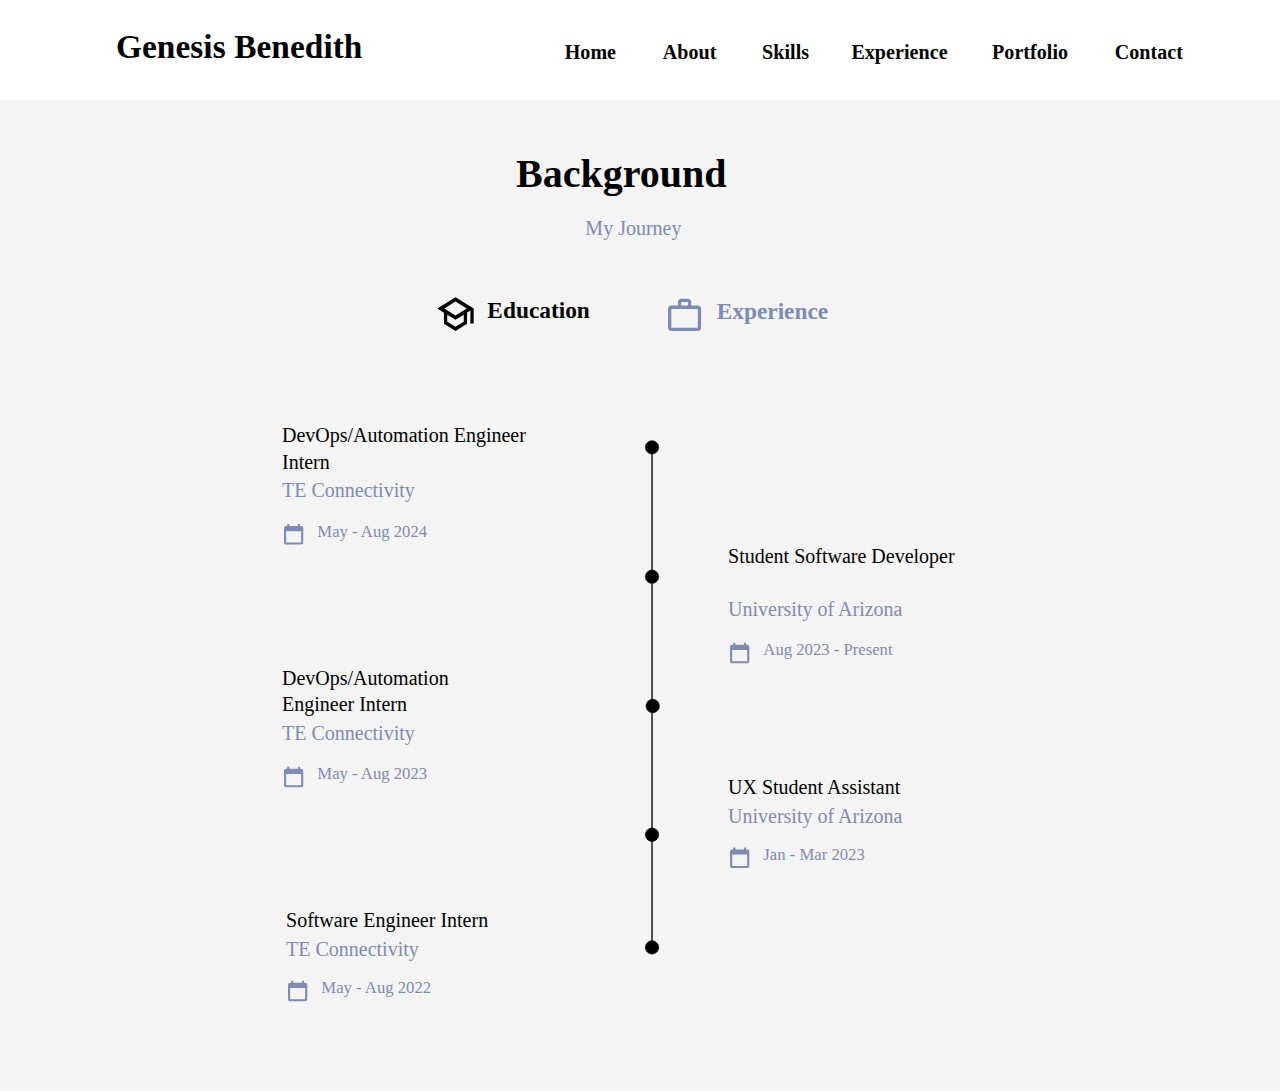
<file: background___experience.html>
<!DOCTYPE html>
<html>
<head>
<meta charset="utf-8"/>
<meta http-equiv="X-UA-Compatible" content="IE=edge"/>
<meta name="viewport" content="width=device-width, initial-scale=1.0">
<title>Genesis Benedith | Background</title>
<link rel="icon" type="image/x-icon" href="/GB watermark.png">
<style id="applicationStylesheet" type="text/css">
	.mediaViewInfo {
		--web-view-name: background - experience;
		--web-view-id: background_-_experience;
		--web-scale-to-fit: true;
		--web-scale-to-fit-type: width;
		--web-scale-on-resize: true;
		--web-enable-deep-linking: true;
	}
	:root {
		--web-view-ids: background_-_experience;
	}
	* {
		margin: 0;
		padding: 0;
		box-sizing: border-box;
		border: none;
	}
	#background_-_experience {
		position: absolute;
		width: 1920px;
		height: 1636px;
		background-color: rgba(244,244,244,1);
		overflow: hidden;
		--web-view-name: background - experience;
		--web-view-id: background_-_experience;
		--web-scale-to-fit: true;
		--web-scale-to-fit-type: width;
		--web-scale-on-resize: true;
		--web-enable-deep-linking: true;
	}
	@keyframes  {
	
	
	}
	@keyframes  {
	
	
	}
	@keyframes  {
	
	
	}
	@keyframes  {
	
	
	}
	@keyframes  {
	
	
	}
	#back_pics_my {
		position: absolute;
		width: 1577.741px;
		height: 505.003px;
		left: 172.135px;
		top: 1182.131px;
		display: none;
		overflow: visible;
	}
	#bloomberg_mz {
		position: absolute;
		width: 544.562px;
		height: 440.053px;
		left: 0px;
		top: 32.16px;
		overflow: visible;
	}
	#dc_lincoln_m {
		position: absolute;
		width: 395.88px;
		height: 379.813px;
		left: 400.406px;
		top: 76.986px;
		overflow: visible;
	}
	#trevi_rome_m {
		position: absolute;
		width: 544.562px;
		height: 440.053px;
		left: 712.488px;
		top: 16.746px;
		overflow: visible;
	}
	#build_day_m {
		position: absolute;
		width: 426.176px;
		height: 504.373px;
		left: 1149.596px;
		top: 0px;
		overflow: visible;
	}
	#experience {
		position: absolute;
		width: 1074px;
		height: 1273px;
		left: 423px;
		top: 231px;
		overflow: visible;
	}
	#Background_m {
		left: 351px;
		top: 0px;
		position: absolute;
		overflow: visible;
		width: 407px;
		height: 84px;
		line-height: 108px;
		margin-top: -24px;
		text-align: left;
		font-family: Poppins;
		font-style: normal;
		font-weight: bold;
		font-size: 60px;
		color: rgba(0,0,0,1);
	}
	#My_Journey_m {
		left: 455px;
		top: 97px;
		position: absolute;
		overflow: visible;
		width: 200px;
		height: 43px;
		line-height: 108px;
		margin-top: -39px;
		text-align: left;
		font-family: Poppins;
		font-style: normal;
		font-weight: normal;
		font-size: 30px;
		color: rgba(127,139,175,1);
	}
	#Group_11 {
		position: absolute;
		width: 293px;
		height: 56px;
		left: 233px;
		top: 212px;
		overflow: visible;
		--web-animation: fadein undefineds undefined;
		--web-action-type: page;
		--web-action-target: background___education.html;
		cursor: pointer;
	}
	#Education_m {
		left: 75px;
		top: 5px;
		position: absolute;
		overflow: visible;
		width: 219px;
		height: 49px;
		line-height: 108px;
		margin-top: -36.5px;
		text-align: left;
		font-family: Poppins;
		font-style: normal;
		font-weight: bold;
		font-size: 35px;
		color: rgba(0,0,0,1);
	}
	#MDI__school-outline_m {
		position: absolute;
		width: 56px;
		height: 56px;
		left: 0px;
		top: 0px;
		overflow: visible;
	}
	#Boundary_m {
		opacity: 0;
		fill: rgba(0,0,0,1);
		stroke: rgba(0,0,0,0);
		stroke-width: 1px;
		stroke-linejoin: miter;
		stroke-linecap: butt;
		stroke-miterlimit: 4;
		shape-rendering: auto;
	}
	.Boundary_m {
		position: absolute;
		overflow: visible;
		width: 56px;
		height: 56px;
		left: 0px;
		top: 0px;
	}
	#Path__school-outline_na {
		fill: rgba(0,0,0,1);
	}
	.Path__school-outline_na {
		overflow: visible;
		position: absolute;
		width: 54.474px;
		height: 50.473px;
		left: 0px;
		top: 2.764px;
		transform: matrix(1,0,0,1,0,0);
	}
	#Group_12 {
		position: absolute;
		width: 298px;
		height: 54px;
		left: 577px;
		top: 214px;
		overflow: visible;
	}
	#Experience_nc {
		left: 75px;
		top: 5px;
		position: absolute;
		overflow: visible;
		width: 224px;
		height: 49px;
		line-height: 108px;
		margin-top: -36.5px;
		text-align: left;
		font-family: Poppins;
		font-style: normal;
		font-weight: bold;
		font-size: 35px;
		color: rgba(127,139,175,1);
	}
	#MDI__briefcase-outline_nd {
		position: absolute;
		width: 54px;
		height: 54px;
		left: 0px;
		top: 0px;
		overflow: visible;
	}
	#Boundary_ne {
		opacity: 0;
		fill: rgba(127,139,175,1);
		stroke: rgba(0,0,0,0);
		stroke-width: 1px;
		stroke-linejoin: miter;
		stroke-linecap: butt;
		stroke-miterlimit: 4;
		shape-rendering: auto;
	}
	.Boundary_ne {
		position: absolute;
		overflow: visible;
		width: 54px;
		height: 54px;
		left: 0px;
		top: 0px;
	}
	#Path__briefcase-outline_nf {
		fill: rgba(127,139,175,1);
	}
	.Path__briefcase-outline_nf {
		overflow: visible;
		position: absolute;
		width: 49.605px;
		height: 48.606px;
		left: 2px;
		top: 3px;
		transform: matrix(1,0,0,1,0,0);
	}
	#education_ng {
		position: absolute;
		width: 1074px;
		height: 866px;
		left: 0px;
		top: 407px;
		overflow: visible;
	}
	#Path_1 {
		fill: rgba(0,0,0,0);
		stroke: rgba(0,0,0,1);
		stroke-width: 2px;
		stroke-linejoin: miter;
		stroke-linecap: butt;
		stroke-miterlimit: 4;
		shape-rendering: auto;
	}
	.Path_1 {
		overflow: visible;
		position: absolute;
		width: 2px;
		height: 750px;
		left: 554.5px;
		top: 32.5px;
		transform: matrix(1,0,0,1,0,0);
	}
	#Ellipse_1_ni {
		fill: rgba(0,0,0,1);
		stroke: rgba(0,0,0,1);
		stroke-width: 1px;
		stroke-linejoin: miter;
		stroke-linecap: butt;
		stroke-miterlimit: 4;
		shape-rendering: auto;
	}
	.Ellipse_1_ni {
		position: absolute;
		overflow: visible;
		width: 20px;
		height: 20px;
		left: 545px;
		top: 23px;
	}
	#Ellipse_2_nj {
		fill: rgba(0,0,0,1);
		stroke: rgba(0,0,0,1);
		stroke-width: 1px;
		stroke-linejoin: miter;
		stroke-linecap: butt;
		stroke-miterlimit: 4;
		shape-rendering: auto;
	}
	.Ellipse_2_nj {
		position: absolute;
		overflow: visible;
		width: 20px;
		height: 20px;
		left: 545px;
		top: 217px;
	}
	#Ellipse_4_nk {
		fill: rgba(0,0,0,1);
		stroke: rgba(0,0,0,1);
		stroke-width: 1px;
		stroke-linejoin: miter;
		stroke-linecap: butt;
		stroke-miterlimit: 4;
		shape-rendering: auto;
	}
	.Ellipse_4_nk {
		position: absolute;
		overflow: visible;
		width: 20px;
		height: 20px;
		left: 546px;
		top: 411px;
	}
	#Ellipse_5 {
		fill: rgba(0,0,0,1);
		stroke: rgba(0,0,0,1);
		stroke-width: 1px;
		stroke-linejoin: miter;
		stroke-linecap: butt;
		stroke-miterlimit: 4;
		shape-rendering: auto;
	}
	.Ellipse_5 {
		position: absolute;
		overflow: visible;
		width: 20px;
		height: 20px;
		left: 545px;
		top: 604px;
	}
	#dev_2024 {
		position: absolute;
		width: 417px;
		height: 181px;
		left: 0px;
		top: 0px;
		overflow: visible;
	}
	#DevOpsAutomation_Engineer_Inte {
		left: 0px;
		top: 0px;
		position: absolute;
		overflow: visible;
		width: 418px;
		height: 83px;
		line-height: 40px;
		margin-top: -5px;
		text-align: left;
		font-family: Poppins;
		font-style: normal;
		font-weight: normal;
		font-size: 30px;
		color: rgba(0,0,0,1);
	}
	#TE_Connectivity {
		left: 0px;
		top: 83px;
		position: absolute;
		overflow: visible;
		width: 362px;
		height: 43px;
		line-height: 108px;
		margin-top: -39px;
		text-align: left;
		font-family: Poppins;
		font-style: normal;
		font-weight: normal;
		font-size: 30px;
		color: rgba(127,139,175,1);
	}
	#May_-_Aug_2024 {
		left: 53px;
		top: 146px;
		position: absolute;
		overflow: visible;
		width: 212px;
		height: 35px;
		line-height: 108px;
		margin-top: -41.5px;
		text-align: left;
		font-family: Poppins;
		font-style: normal;
		font-weight: normal;
		font-size: 25px;
		color: rgba(127,139,175,1);
	}
	#MDI__calendar-blank_nq {
		position: absolute;
		width: 34.893px;
		height: 34.893px;
		left: 0px;
		top: 146.054px;
		overflow: visible;
	}
	#Boundary_nr {
		opacity: 0;
		fill: rgba(127,139,175,1);
		stroke: rgba(0,0,0,0);
		stroke-width: 1px;
		stroke-linejoin: miter;
		stroke-linecap: butt;
		stroke-miterlimit: 4;
		shape-rendering: auto;
	}
	.Boundary_nr {
		position: absolute;
		overflow: visible;
		width: 34.893px;
		height: 34.893px;
		left: 0px;
		top: 0px;
	}
	#Path__calendar-blank_ns {
		fill: rgba(127,139,175,1);
	}
	.Path__calendar-blank_ns {
		overflow: visible;
		position: absolute;
		width: 28.893px;
		height: 30.893px;
		left: 3px;
		top: 2px;
		transform: matrix(1,0,0,1,0,0);
	}
	#swe_cdh {
		position: absolute;
		width: 405px;
		height: 178px;
		left: 669px;
		top: 181px;
		overflow: visible;
	}
	#Student_Software_Developer {
		left: 0px;
		top: 0px;
		position: absolute;
		overflow: visible;
		width: 362px;
		height: 83px;
		line-height: 40px;
		margin-top: -5px;
		text-align: left;
		font-family: Poppins;
		font-style: normal;
		font-weight: normal;
		font-size: 30px;
		color: rgba(0,0,0,1);
	}
	#University_of_Arizona_nv {
		left: 0px;
		top: 80px;
		position: absolute;
		overflow: visible;
		width: 406px;
		height: 43px;
		line-height: 108px;
		margin-top: -39px;
		text-align: left;
		font-family: Poppins;
		font-style: normal;
		font-weight: normal;
		font-size: 30px;
		color: rgba(127,139,175,1);
	}
	#Aug_2023_-_Present {
		left: 53px;
		top: 143px;
		position: absolute;
		overflow: visible;
		width: 256px;
		height: 35px;
		line-height: 40px;
		margin-top: -7.5px;
		text-align: left;
		font-family: Poppins;
		font-style: normal;
		font-weight: normal;
		font-size: 25px;
		color: rgba(127,139,175,1);
	}
	#MDI__calendar-blank_nx {
		position: absolute;
		width: 34.893px;
		height: 34.893px;
		left: 0px;
		top: 143.054px;
		overflow: visible;
	}
	#Boundary_ny {
		opacity: 0;
		fill: rgba(127,139,175,1);
		stroke: rgba(0,0,0,0);
		stroke-width: 1px;
		stroke-linejoin: miter;
		stroke-linecap: butt;
		stroke-miterlimit: 4;
		shape-rendering: auto;
	}
	.Boundary_ny {
		position: absolute;
		overflow: visible;
		width: 34.893px;
		height: 34.893px;
		left: 0px;
		top: 0px;
	}
	#Path__calendar-blank_nz {
		fill: rgba(127,139,175,1);
	}
	.Path__calendar-blank_nz {
		overflow: visible;
		position: absolute;
		width: 28.893px;
		height: 30.893px;
		left: 3px;
		top: 2px;
		transform: matrix(1,0,0,1,0,0);
	}
	#ux {
		position: absolute;
		width: 405px;
		height: 138px;
		left: 669px;
		top: 528px;
		overflow: visible;
	}
	#UX_Student_Assistant {
		left: 0px;
		top: 0px;
		position: absolute;
		overflow: visible;
		width: 378px;
		height: 43px;
		line-height: 40px;
		margin-top: -5px;
		text-align: left;
		font-family: Poppins;
		font-style: normal;
		font-weight: normal;
		font-size: 30px;
		color: rgba(0,0,0,1);
	}
	#University_of_Arizona_n {
		left: 0px;
		top: 43px;
		position: absolute;
		overflow: visible;
		width: 406px;
		height: 43px;
		line-height: 108px;
		margin-top: -39px;
		text-align: left;
		font-family: Poppins;
		font-style: normal;
		font-weight: normal;
		font-size: 30px;
		color: rgba(127,139,175,1);
	}
	#Jan_-_Mar_2023 {
		left: 53px;
		top: 103px;
		position: absolute;
		overflow: visible;
		width: 284px;
		height: 35px;
		line-height: 40px;
		margin-top: -7.5px;
		text-align: left;
		font-family: Poppins;
		font-style: normal;
		font-weight: normal;
		font-size: 25px;
		color: rgba(127,139,175,1);
	}
	#MDI__calendar-blank_n {
		position: absolute;
		width: 34.893px;
		height: 34.893px;
		left: 0px;
		top: 103.054px;
		overflow: visible;
	}
	#Boundary_n {
		opacity: 0;
		fill: rgba(127,139,175,1);
		stroke: rgba(0,0,0,0);
		stroke-width: 1px;
		stroke-linejoin: miter;
		stroke-linecap: butt;
		stroke-miterlimit: 4;
		shape-rendering: auto;
	}
	.Boundary_n {
		position: absolute;
		overflow: visible;
		width: 34.893px;
		height: 34.893px;
		left: 0px;
		top: 0px;
	}
	#Path__calendar-blank_n {
		fill: rgba(127,139,175,1);
	}
	.Path__calendar-blank_n {
		overflow: visible;
		position: absolute;
		width: 28.893px;
		height: 30.893px;
		left: 3px;
		top: 2px;
		transform: matrix(1,0,0,1,0,0);
	}
	#swe {
		position: absolute;
		width: 405px;
		height: 138px;
		left: 6px;
		top: 728px;
		overflow: visible;
	}
	#Software_Engineer_Intern {
		left: 0px;
		top: 0px;
		position: absolute;
		overflow: visible;
		width: 378px;
		height: 43px;
		line-height: 40px;
		margin-top: -5px;
		text-align: left;
		font-family: Poppins;
		font-style: normal;
		font-weight: normal;
		font-size: 30px;
		color: rgba(0,0,0,1);
	}
	#TE_Connectivity_n {
		left: 0px;
		top: 43px;
		position: absolute;
		overflow: visible;
		width: 406px;
		height: 43px;
		line-height: 108px;
		margin-top: -39px;
		text-align: left;
		font-family: Poppins;
		font-style: normal;
		font-weight: normal;
		font-size: 30px;
		color: rgba(127,139,175,1);
	}
	#May_-_Aug_2022 {
		left: 53px;
		top: 103px;
		position: absolute;
		overflow: visible;
		width: 284px;
		height: 35px;
		line-height: 40px;
		margin-top: -7.5px;
		text-align: left;
		font-family: Poppins;
		font-style: normal;
		font-weight: normal;
		font-size: 25px;
		color: rgba(127,139,175,1);
	}
	#MDI__calendar-blank_ob {
		position: absolute;
		width: 34.893px;
		height: 34.893px;
		left: 0px;
		top: 103.054px;
		overflow: visible;
	}
	#Boundary_oc {
		opacity: 0;
		fill: rgba(127,139,175,1);
		stroke: rgba(0,0,0,0);
		stroke-width: 1px;
		stroke-linejoin: miter;
		stroke-linecap: butt;
		stroke-miterlimit: 4;
		shape-rendering: auto;
	}
	.Boundary_oc {
		position: absolute;
		overflow: visible;
		width: 34.893px;
		height: 34.893px;
		left: 0px;
		top: 0px;
	}
	#Path__calendar-blank_od {
		fill: rgba(127,139,175,1);
	}
	.Path__calendar-blank_od {
		overflow: visible;
		position: absolute;
		width: 28.893px;
		height: 30.893px;
		left: 3px;
		top: 2px;
		transform: matrix(1,0,0,1,0,0);
	}
	#dev_2023 {
		position: absolute;
		width: 405px;
		height: 181px;
		left: 0px;
		top: 364px;
		overflow: visible;
	}
	#DevOpsAutomation_Engineer_Inte_of {
		left: 0px;
		top: 0px;
		position: absolute;
		overflow: visible;
		width: 362px;
		height: 83px;
		line-height: 40px;
		margin-top: -5px;
		text-align: left;
		font-family: Poppins;
		font-style: normal;
		font-weight: normal;
		font-size: 30px;
		color: rgba(0,0,0,1);
	}
	#TE_Connectivity_og {
		left: 0px;
		top: 83px;
		position: absolute;
		overflow: visible;
		width: 406px;
		height: 43px;
		line-height: 40px;
		margin-top: -5px;
		text-align: left;
		font-family: Poppins;
		font-style: normal;
		font-weight: normal;
		font-size: 30px;
		color: rgba(127,139,175,1);
	}
	#May_-_Aug_2023 {
		left: 53px;
		top: 146px;
		position: absolute;
		overflow: visible;
		width: 212px;
		height: 35px;
		line-height: 108px;
		margin-top: -41.5px;
		text-align: left;
		font-family: Poppins;
		font-style: normal;
		font-weight: normal;
		font-size: 25px;
		color: rgba(127,139,175,1);
	}
	#MDI__calendar-blank_oi {
		position: absolute;
		width: 34.893px;
		height: 34.893px;
		left: 0px;
		top: 146.054px;
		overflow: visible;
	}
	#Boundary_oj {
		opacity: 0;
		fill: rgba(127,139,175,1);
		stroke: rgba(0,0,0,0);
		stroke-width: 1px;
		stroke-linejoin: miter;
		stroke-linecap: butt;
		stroke-miterlimit: 4;
		shape-rendering: auto;
	}
	.Boundary_oj {
		position: absolute;
		overflow: visible;
		width: 34.893px;
		height: 34.893px;
		left: 0px;
		top: 0px;
	}
	#Path__calendar-blank_ok {
		fill: rgba(127,139,175,1);
	}
	.Path__calendar-blank_ok {
		overflow: visible;
		position: absolute;
		width: 28.893px;
		height: 30.893px;
		left: 3px;
		top: 2px;
		transform: matrix(1,0,0,1,0,0);
	}
	#header_ol {
		position: absolute;
		width: 1920px;
		height: 150px;
		left: 0px;
		top: 0px;
		overflow: visible;
	}
	#Rectangle_2_om {
		fill: rgba(255,255,255,1);
	}
	.Rectangle_2_om {
		position: absolute;
		overflow: visible;
		width: 1920px;
		height: 150px;
		left: 0px;
		top: 0px;
	}
	#Genesis_Benedith_on {
		left: 174px;
		top: 41px;
		position: absolute;
		overflow: visible;
		width: 449px;
		white-space: nowrap;
		text-align: left;
		font-family: Poppins;
		font-style: normal;
		font-weight: bold;
		font-size: 50px;
		color: rgba(0,0,0,1);
		letter-spacing: 0.1px;
	}
	#Home_oo {
		left: 847px;
		top: 61px;
		position: absolute;
		overflow: visible;
		width: 93px;
		white-space: nowrap;
		--web-animation: fadein undefineds undefined;
		--web-action-type: page;
		--web-action-target: index.html;
		cursor: pointer;
		text-align: left;
		font-family: Poppins;
		font-style: normal;
		font-weight: bold;
		font-size: 30px;
		color: rgba(0,0,0,1);
		letter-spacing: 0.1px;
	}
	#Portfolio_op {
		left: 1488px;
		top: 61px;
		position: absolute;
		overflow: visible;
		width: 130px;
		white-space: nowrap;
		--web-animation: fadein undefineds undefined;
		--web-action-type: page;
		--web-action-target: portfolio.html;
		cursor: pointer;
		text-align: left;
		font-family: Poppins;
		font-style: normal;
		font-weight: bold;
		font-size: 30px;
		color: rgba(0,0,0,1);
		letter-spacing: 0.1px;
	}
	#Contact_oq {
		left: 1672px;
		top: 61px;
		position: absolute;
		overflow: visible;
		width: 126px;
		white-space: nowrap;
		text-align: left;
		font-family: Poppins;
		font-style: normal;
		font-weight: bold;
		font-size: 30px;
		color: rgba(0,0,0,1);
		letter-spacing: 0.1px;
	}
	#Skills_or {
		left: 1143px;
		top: 61px;
		position: absolute;
		overflow: visible;
		width: 80px;
		white-space: nowrap;
		--web-animation: fadein undefineds undefined;
		--web-action-type: page;
		--web-action-target: skills.html;
		cursor: pointer;
		text-align: left;
		font-family: Poppins;
		font-style: normal;
		font-weight: bold;
		font-size: 30px;
		color: rgba(0,0,0,1);
		letter-spacing: 0.1px;
	}
	#Experience_os {
		left: 1277px;
		top: 61px;
		position: absolute;
		overflow: visible;
		width: 170px;
		white-space: nowrap;
		text-align: left;
		font-family: Poppins;
		font-style: normal;
		font-weight: bold;
		font-size: 30px;
		color: rgba(0,0,0,1);
		letter-spacing: 0.1px;
	}
	#About_ot {
		left: 994px;
		top: 61px;
		position: absolute;
		overflow: visible;
		width: 95px;
		white-space: nowrap;
		--web-animation: fadein undefineds undefined;
		--web-action-type: page;
		--web-action-target: about.html;
		cursor: pointer;
		text-align: left;
		font-family: Poppins;
		font-style: normal;
		font-weight: bold;
		font-size: 30px;
		color: rgba(0,0,0,1);
		letter-spacing: 0.1px;
	}
	#Ellipse_6 {
		fill: rgba(0,0,0,1);
		stroke: rgba(0,0,0,1);
		stroke-width: 1px;
		stroke-linejoin: miter;
		stroke-linecap: butt;
		stroke-miterlimit: 4;
		shape-rendering: auto;
	}
	.Ellipse_6 {
		position: absolute;
		overflow: visible;
		width: 20px;
		height: 20px;
		left: 968px;
		top: 1411px;
	}
</style>
<script id="applicationScript">
///////////////////////////////////////
// INITIALIZATION
///////////////////////////////////////

/**
 * Functionality for scaling, showing by media query, and navigation between multiple pages on a single page. 
 * Code subject to change.
 **/

if (window.console==null) { window["console"] = { log : function() {} } }; // some browsers do not set console

var Application = function() {
	// event constants
	this.prefix = "--web-";
	this.NAVIGATION_CHANGE = "viewChange";
	this.VIEW_NOT_FOUND = "viewNotFound";
	this.VIEW_CHANGE = "viewChange";
	this.VIEW_CHANGING = "viewChanging";
	this.STATE_NOT_FOUND = "stateNotFound";
	this.APPLICATION_COMPLETE = "applicationComplete";
	this.APPLICATION_RESIZE = "applicationResize";
	this.SIZE_STATE_NAME = "data-is-view-scaled";
	this.STATE_NAME = this.prefix + "state";

	this.lastTrigger = null;
	this.lastView = null;
	this.lastState = null;
	this.lastOverlay = null;
	this.currentView = null;
	this.currentState = null;
	this.currentOverlay = null;
	this.currentQuery = {index: 0, rule: null, mediaText: null, id: null};
	this.inclusionQuery = "(min-width: 0px)";
	this.exclusionQuery = "none and (min-width: 99999px)";
	this.LastModifiedDateLabelName = "LastModifiedDateLabel";
	this.viewScaleSliderId = "ViewScaleSliderInput";
	this.pageRefreshedName = "showPageRefreshedNotification";
	this.application = null;
	this.applicationStylesheet = null;
	this.showByMediaQuery = null;
	this.mediaQueryDictionary = {};
	this.viewsDictionary = {};
	this.addedViews = [];
	this.viewStates = [];
	this.views = [];
	this.viewIds = [];
	this.viewQueries = {};
	this.overlays = {};
	this.overlayIds = [];
	this.numberOfViews = 0;
	this.verticalPadding = 0;
	this.horizontalPadding = 0;
	this.stateName = null;
	this.viewScale = 1;
	this.viewLeft = 0;
	this.viewTop = 0;
	this.horizontalScrollbarsNeeded = false;
	this.verticalScrollbarsNeeded = false;

	// view settings
	this.showUpdateNotification = false;
	this.showNavigationControls = false;
	this.scaleViewsToFit = false;
	this.scaleToFitOnDoubleClick = false;
	this.actualSizeOnDoubleClick = false;
	this.scaleViewsOnResize = false;
	this.navigationOnKeypress = false;
	this.showViewName = false;
	this.enableDeepLinking = true;
	this.refreshPageForChanges = false;
	this.showRefreshNotifications = true;

	// view controls
	this.scaleViewSlider = null;
	this.lastModifiedLabel = null;
	this.supportsPopState = false; // window.history.pushState!=null;
	this.initialized = false;

	// refresh properties
	this.refreshDuration = 250;
	this.lastModifiedDate = null;
	this.refreshRequest = null;
	this.refreshInterval = null;
	this.refreshContent = null;
	this.refreshContentSize = null;
	this.refreshCheckContent = false;
	this.refreshCheckContentSize = false;

	var self = this;

	self.initialize = function(event) {
		var view = self.getVisibleView();
		var views = self.getVisibleViews();
		if (view==null) view = self.getInitialView();
		self.collectViews();
		self.collectOverlays();
		self.collectMediaQueries();

		for (let index = 0; index < views.length; index++) {
			var view = views[index];
			self.setViewOptions(view);
			self.setViewVariables(view);
			self.centerView(view);
		}

		// sometimes the body size is 0 so we call this now and again later
		if (self.initialized) {
			window.addEventListener(self.NAVIGATION_CHANGE, self.viewChangeHandler);
			window.addEventListener("keyup", self.keypressHandler);
			window.addEventListener("keypress", self.keypressHandler);
			window.addEventListener("resize", self.resizeHandler);
			window.document.addEventListener("dblclick", self.doubleClickHandler);

			if (self.supportsPopState) {
				window.addEventListener('popstate', self.popStateHandler);
			}
			else {
				window.addEventListener('hashchange', self.hashChangeHandler);
			}

			// we are ready to go
			window.dispatchEvent(new Event(self.APPLICATION_COMPLETE));
		}

		if (self.initialized==false) {
			if (self.enableDeepLinking) {
				self.syncronizeViewToURL();
			} 
	
			if (self.refreshPageForChanges) {
				self.setupRefreshForChanges();
			}
	
			self.initialized = true;
		}
		
		if (self.scaleViewsToFit) {
			self.viewScale = self.scaleViewToFit(view);
			
			if (self.viewScale<0) {
				setTimeout(self.scaleViewToFit, 500, view);
			}
		}
		else if (view) {
			self.viewScale = self.getViewScaleValue(view);
			self.centerView(view);
			self.updateSliderValue(self.viewScale);
		}
		else {
			// no view found
		}
	
		if (self.showUpdateNotification) {
			self.showNotification();
		}

		//"addEventListener" in window ? null : window.addEventListener = window.attachEvent;
		//"addEventListener" in document ? null : document.addEventListener = document.attachEvent;
	}


	///////////////////////////////////////
	// AUTO REFRESH 
	///////////////////////////////////////

	self.setupRefreshForChanges = function() {
		self.refreshRequest = new XMLHttpRequest();

		if (!self.refreshRequest) {
			return false;
		}

		// get document start values immediately
		self.requestRefreshUpdate();
	}

	/**
	 * Attempt to check the last modified date by the headers 
	 * or the last modified property from the byte array (experimental)
	 **/
	self.requestRefreshUpdate = function() {
		var url = document.location.href;
		var protocol = window.location.protocol;
		var method;
		
		try {

			if (self.refreshCheckContentSize) {
				self.refreshRequest.open('HEAD', url, true);
			}
			else if (self.refreshCheckContent) {
				self.refreshContent = document.documentElement.outerHTML;
				self.refreshRequest.open('GET', url, true);
				self.refreshRequest.responseType = "text";
			}
			else {

				// get page last modified date for the first call to compare to later
				if (self.lastModifiedDate==null) {

					// File system does not send headers in FF so get blob if possible
					if (protocol=="file:") {
						self.refreshRequest.open("GET", url, true);
						self.refreshRequest.responseType = "blob";
					}
					else {
						self.refreshRequest.open("HEAD", url, true);
						self.refreshRequest.responseType = "blob";
					}

					self.refreshRequest.onload = self.refreshOnLoadOnceHandler;

					// In some browsers (Chrome & Safari) this error occurs at send: 
					// 
					// Chrome - Access to XMLHttpRequest at 'file:///index.html' from origin 'null' 
					// has been blocked by CORS policy: 
					// Cross origin requests are only supported for protocol schemes: 
					// http, data, chrome, chrome-extension, https.
					// 
					// Safari - XMLHttpRequest cannot load file:///Users/user/Public/index.html. Cross origin requests are only supported for HTTP.
					// 
					// Solution is to run a local server, set local permissions or test in another browser
					self.refreshRequest.send(null);

					// In MS browsers the following behavior occurs possibly due to an AJAX call to check last modified date: 
					// 
					// DOM7011: The code on this page disabled back and forward caching.

					// In Brave (Chrome) error when on the server
					// index.js:221 HEAD https://www.example.com/ net::ERR_INSUFFICIENT_RESOURCES
					// self.refreshRequest.send(null);

				}
				else {
					self.refreshRequest = new XMLHttpRequest();
					self.refreshRequest.onreadystatechange = self.refreshHandler;
					self.refreshRequest.ontimeout = function() {
						self.log("Couldn't find page to check for updates");
					}
					
					var method;
					if (protocol=="file:") {
						method = "GET";
					}
					else {
						method = "HEAD";
					}

					//refreshRequest.open('HEAD', url, true);
					self.refreshRequest.open(method, url, true);
					self.refreshRequest.responseType = "blob";
					self.refreshRequest.send(null);
				}
			}
		}
		catch (error) {
			self.log("Refresh failed for the following reason:")
			self.log(error);
		}
	}

	self.refreshHandler = function() {
		var contentSize;

		try {

			if (self.refreshRequest.readyState === XMLHttpRequest.DONE) {
				
				if (self.refreshRequest.status === 2 || 
					self.refreshRequest.status === 200) {
					var pageChanged = false;

					self.updateLastModifiedLabel();

					if (self.refreshCheckContentSize) {
						var lastModifiedHeader = self.refreshRequest.getResponseHeader("Last-Modified");
						contentSize = self.refreshRequest.getResponseHeader("Content-Length");
						//lastModifiedDate = refreshRequest.getResponseHeader("Last-Modified");
						var headers = self.refreshRequest.getAllResponseHeaders();
						var hasContentHeader = headers.indexOf("Content-Length")!=-1;
						
						if (hasContentHeader) {
							contentSize = self.refreshRequest.getResponseHeader("Content-Length");

							// size has not been set yet
							if (self.refreshContentSize==null) {
								self.refreshContentSize = contentSize;
								// exit and let interval call this method again
								return;
							}

							if (contentSize!=self.refreshContentSize) {
								pageChanged = true;
							}
						}
					}
					else if (self.refreshCheckContent) {

						if (self.refreshRequest.responseText!=self.refreshContent) {
							pageChanged = true;
						}
					}
					else {
						lastModifiedHeader = self.getLastModified(self.refreshRequest);

						if (self.lastModifiedDate!=lastModifiedHeader) {
							self.log("lastModifiedDate:" + self.lastModifiedDate + ",lastModifiedHeader:" +lastModifiedHeader);
							pageChanged = true;
						}

					}

					
					if (pageChanged) {
						clearInterval(self.refreshInterval);
						self.refreshUpdatedPage();
						return;
					}

				}
				else {
					self.log('There was a problem with the request.');
				}

			}
		}
		catch( error ) {
			//console.log('Caught Exception: ' + error);
		}
	}

	self.refreshOnLoadOnceHandler = function(event) {

		// get the last modified date
		if (self.refreshRequest.response) {
			self.lastModifiedDate = self.getLastModified(self.refreshRequest);

			if (self.lastModifiedDate!=null) {

				if (self.refreshInterval==null) {
					self.refreshInterval = setInterval(self.requestRefreshUpdate, self.refreshDuration);
				}
			}
			else {
				self.log("Could not get last modified date from the server");
			}
		}
	}

	self.refreshUpdatedPage = function() {
		if (self.showRefreshNotifications) {
			var date = new Date().setTime((new Date().getTime()+10000));
			document.cookie = encodeURIComponent(self.pageRefreshedName) + "=true" + "; max-age=6000;" + " path=/";
		}

		document.location.reload(true);
	}

	self.showNotification = function(duration) {
		var notificationID = self.pageRefreshedName+"ID";
		var notification = document.getElementById(notificationID);
		if (duration==null) duration = 4000;

		if (notification!=null) {return;}

		notification = document.createElement("div");
		notification.id = notificationID;
		notification.textContent = "PAGE UPDATED";
		var styleRule = ""
		styleRule = "position: fixed; padding: 7px 16px 6px 16px; font-family: Arial, sans-serif; font-size: 10px; font-weight: bold; left: 50%;";
		styleRule += "top: 20px; background-color: rgba(0,0,0,.5); border-radius: 12px; color:rgb(235, 235, 235); transition: all 2s linear;";
		styleRule += "transform: translateX(-50%); letter-spacing: .5px; filter: drop-shadow(2px 2px 6px rgba(0, 0, 0, .1)); cursor: pointer";
		notification.setAttribute("style", styleRule);

		notification.className = "PageRefreshedClass";
		notification.addEventListener("click", function() {
			notification.parentNode.removeChild(notification);
		});
		
		document.body.appendChild(notification);

		setTimeout(function() {
			notification.style.opacity = "0";
			notification.style.filter = "drop-shadow( 0px 0px 0px rgba(0,0,0, .5))";
			setTimeout(function() {
				try {
					notification.parentNode.removeChild(notification);
				} catch(error) {}
			}, duration)
		}, duration);

		document.cookie = encodeURIComponent(self.pageRefreshedName) + "=; max-age=1; path=/";
	}

	/**
	 * Get the last modified date from the header 
	 * or file object after request has been received
	 **/
	self.getLastModified = function(request) {
		var date;

		// file protocol - FILE object with last modified property
		if (request.response && request.response.lastModified) {
			date = request.response.lastModified;
		}
		
		// http protocol - check headers
		if (date==null) {
			date = request.getResponseHeader("Last-Modified");
		}

		return date;
	}

	self.updateLastModifiedLabel = function() {
		var labelValue = "";
		
		if (self.lastModifiedLabel==null) {
			self.lastModifiedLabel = document.getElementById("LastModifiedLabel");
		}

		if (self.lastModifiedLabel) {
			var seconds = parseInt(((new Date().getTime() - Date.parse(document.lastModified)) / 1000 / 60) * 100 + "");
			var minutes = 0;
			var hours = 0;

			if (seconds < 60) {
				seconds = Math.floor(seconds/10)*10;
				labelValue = seconds + " seconds";
			}
			else {
				minutes = parseInt((seconds/60) + "");

				if (minutes>60) {
					hours = parseInt((seconds/60/60) +"");
					labelValue += hours==1 ? " hour" : " hours";
				}
				else {
					labelValue = minutes+"";
					labelValue += minutes==1 ? " minute" : " minutes";
				}
			}
			
			if (seconds<10) {
				labelValue = "Updated now";
			}
			else {
				labelValue = "Updated " + labelValue + " ago";
			}

			if (self.lastModifiedLabel.firstElementChild) {
				self.lastModifiedLabel.firstElementChild.textContent = labelValue;

			}
			else if ("textContent" in self.lastModifiedLabel) {
				self.lastModifiedLabel.textContent = labelValue;
			}
		}
	}

	self.getShortString = function(string, length) {
		if (length==null) length = 30;
		string = string!=null ? string.substr(0, length).replace(/\n/g, "") : "[String is null]";
		return string;
	}

	self.getShortNumber = function(value, places) {
		if (places==null || places<1) places = 4;
		value = Math.round(value * Math.pow(10,places)) / Math.pow(10, places);
		return value;
	}

	///////////////////////////////////////
	// NAVIGATION CONTROLS
	///////////////////////////////////////

	self.updateViewLabel = function() {
		var viewNavigationLabel = document.getElementById("ViewNavigationLabel");
		var view = self.getVisibleView();
		var viewIndex = view ? self.getViewIndex(view) : -1;
		var viewName = view ? self.getViewPreferenceValue(view, self.prefix + "view-name") : null;
		var viewId = view ? view.id : null;

		if (viewNavigationLabel && view) {
			if (viewName && viewName.indexOf('"')!=-1) {
				viewName = viewName.replace(/"/g, "");
			}

			if (self.showViewName) {
				viewNavigationLabel.textContent = viewName;
				self.setTooltip(viewNavigationLabel, viewIndex + 1 + " of " + self.numberOfViews);
			}
			else {
				viewNavigationLabel.textContent = viewIndex + 1 + " of " + self.numberOfViews;
				self.setTooltip(viewNavigationLabel, viewName);
			}

		}
	}

	self.updateURL = function(view) {
		view = view == null ? self.getVisibleView() : view;
		var viewId = view ? view.id : null
		var viewFragment = view ? "#"+ viewId : null;

		if (viewId && self.viewIds.length>1 && self.enableDeepLinking) {

			if (self.supportsPopState==false) {
				self.setFragment(viewId);
			}
			else {
				if (viewFragment!=window.location.hash) {

					if (window.location.hash==null) {
						window.history.replaceState({name:viewId}, null, viewFragment);
					}
					else {
						window.history.pushState({name:viewId}, null, viewFragment);
					}
				}
			}
		}
	}

	self.updateURLState = function(view, stateName) {
		stateName = view && (stateName=="" || stateName==null) ? self.getStateNameByViewId(view.id) : stateName;

		if (self.supportsPopState==false) {
			self.setFragment(stateName);
		}
		else {
			if (stateName!=window.location.hash) {

				if (window.location.hash==null) {
					window.history.replaceState({name:view.viewId}, null, stateName);
				}
				else {
					window.history.pushState({name:view.viewId}, null, stateName);
				}
			}
		}
	}

	self.setFragment = function(value) {
		window.location.hash = "#" + value;
	}

	self.setTooltip = function(element, value) {
		// setting the tooltip in edge causes a page crash on hover
		if (/Edge/.test(navigator.userAgent)) { return; }

		if ("title" in element) {
			element.title = value;
		}
	}

	self.getStylesheetRules = function(styleSheet) {
		try {
			if (styleSheet) return styleSheet.cssRules || styleSheet.rules;
	
			return document.styleSheets[0]["cssRules"] || document.styleSheets[0]["rules"];
		}
		catch (error) {
			// ERRORS:
			// SecurityError: The operation is insecure.
			// Errors happen when script loads before stylesheet or loading an external css locally

			// InvalidAccessError: A parameter or an operation is not supported by the underlying object
			// Place script after stylesheet

			console.log(error);
			if (error.toString().indexOf("The operation is insecure")!=-1) {
				console.log("Load the stylesheet before the script or load the stylesheet inline until it can be loaded on a server")
			}
			return [];
		}
	}

	/**
	 * If single page application hide all of the views. 
	 * @param {Number} selectedIndex if provided shows the view at index provided
	 **/
	self.hideViews = function(selectedIndex, animation) {
		var rules = self.getStylesheetRules();
		var queryIndex = 0;
		var numberOfRules = rules!=null ? rules.length : 0;

		// loop through rules and hide media queries except selected
		for (var i=0;i<numberOfRules;i++) {
			var rule = rules[i];
			var cssText = rule && rule.cssText;

			if (rule.media!=null && cssText.match("--web-view-name:")) {

				if (queryIndex==selectedIndex) {
					self.currentQuery.mediaText = rule.conditionText;
					self.currentQuery.index = selectedIndex;
					self.currentQuery.rule = rule;
					self.enableMediaQuery(rule);
				}
				else {
					if (animation) {
						self.fadeOut(rule)
					}
					else {
						self.disableMediaQuery(rule);
					}
				}
				
				queryIndex++;
			}
		}

		self.numberOfViews = queryIndex;
		self.updateViewLabel();
		self.updateURL();

		self.dispatchViewChange();

		var view = self.getVisibleView();
		var viewIndex = view ? self.getViewIndex(view) : -1;

		return viewIndex==selectedIndex ? view : null;
	}

	/**
	 * If single page application hide all of the views. 
	 * @param {HTMLElement} selectedView if provided shows the view passed in
	 **/
	 self.hideAllViews = function(selectedView, animation) {
		var views = self.views;
		var queryIndex = 0;
		var numberOfViews = views!=null ? views.length : 0;

		// loop through rules and hide media queries except selected
		for (var i=0;i<numberOfViews;i++) {
			var viewData = views[i];
			var view = viewData && viewData.view;
			var mediaRule = viewData && viewData.mediaRule;
			
			if (view==selectedView) {
				self.currentQuery.mediaText = mediaRule.conditionText;
				self.currentQuery.index = queryIndex;
				self.currentQuery.rule = mediaRule;
				self.enableMediaQuery(mediaRule);
			}
			else {
				if (animation) {
					self.fadeOut(mediaRule)
				}
				else {
					self.disableMediaQuery(mediaRule);
				}
			}
			
			queryIndex++;
		}

		self.numberOfViews = queryIndex;
		self.updateViewLabel();
		self.updateURL();
		self.dispatchViewChange();

		var visibleView = self.getVisibleView();

		return visibleView==selectedView ? selectedView : null;
	}

	/**
	 * Hide view
	 * @param {Object} view element to hide
	 **/
	self.hideView = function(view) {
		var rule = view ? self.mediaQueryDictionary[view.id] : null;

		if (rule) {
			self.disableMediaQuery(rule);
		}
	}

	/**
	 * Hide overlay
	 * @param {Object} overlay element to hide
	 **/
	self.hideOverlay = function(overlay) {
		var rule = overlay ? self.mediaQueryDictionary[overlay.id] : null;

		if (rule) {
			self.disableMediaQuery(rule);

			//if (self.showByMediaQuery) {
				overlay.style.display = "none";
			//}
		}
	}

	/**
	 * Show the view by media query. Does not hide current views
	 * Sets view options by default
	 * @param {Object} view element to show
	 * @param {Boolean} setViewOptions sets view options if null or true
	 */
	self.showViewByMediaQuery = function(view, setViewOptions) {
		var id = view ? view.id : null;
		var query = id ? self.mediaQueryDictionary[id] : null;
		var isOverlay = view ? self.isOverlay(view) : false;
		setViewOptions = setViewOptions==null ? true : setViewOptions;

		if (query) {
			self.enableMediaQuery(query);

			if (isOverlay && view && setViewOptions) {
				self.setViewVariables(null, view);
			}
			else {
				if (view && setViewOptions) self.setViewOptions(view);
				if (view && setViewOptions) self.setViewVariables(view);
			}
		}
	}

	/**
	 * Show the view. Does not hide current views
	 */
	self.showView = function(view, setViewOptions) {
		var id = view ? view.id : null;
		var query = id ? self.mediaQueryDictionary[id] : null;
		var display = null;
		setViewOptions = setViewOptions==null ? true : setViewOptions;

		if (query) {
			self.enableMediaQuery(query);
			if (view==null) view =self.getVisibleView();
			if (view && setViewOptions) self.setViewOptions(view);
		}
		else if (id) {
			display = window.getComputedStyle(view).getPropertyValue("display");
			if (display=="" || display=="none") {
				view.style.display = "block";
			}
		}

		if (view) {
			if (self.currentView!=null) {
				self.lastView = self.currentView;
			}

			self.currentView = view;
		}
	}

	self.showViewById = function(id, setViewOptions) {
		var view = id ? self.getViewById(id) : null;

		if (view) {
			self.showView(view);
			return;
		}

		self.log("View not found '" + id + "'");
	}

	self.getElementView = function(element) {
		var view = element;
		var viewFound = false;

		while (viewFound==false || view==null) {
			if (view && self.viewsDictionary[view.id]) {
				return view;
			}
			view = view.parentNode;
		}
	}

	/**
	 * Show overlay over view
	 * @param {Event | HTMLElement} event event or html element with styles applied
	 * @param {String} id id of view or view reference
	 * @param {Number} x x location
	 * @param {Number} y y location
	 */
	self.showOverlay = function(event, id, x, y) {
		var overlay = id && typeof id === 'string' ? self.getViewById(id) : id ? id : null;
		var query = overlay ? self.mediaQueryDictionary[overlay.id] : null;
		var centerHorizontally = false;
		var centerVertically = false;
		var anchorLeft = false;
		var anchorTop = false;
		var anchorRight = false;
		var anchorBottom = false;
		var display = null;
		var reparent = true;
		var view = null;
		
		if (overlay==null || overlay==false) {
			self.log("Overlay not found, '"+ id + "'");
			return;
		}

		// get enter animation - event target must have css variables declared
		if (event) {
			var button = event.currentTarget || event; // can be event or htmlelement
			var buttonComputedStyles = getComputedStyle(button);
			var actionTargetValue = buttonComputedStyles.getPropertyValue(self.prefix+"action-target").trim();
			var animation = buttonComputedStyles.getPropertyValue(self.prefix+"animation").trim();
			var isAnimated = animation!="";
			var targetType = buttonComputedStyles.getPropertyValue(self.prefix+"action-type").trim();
			var actionTarget = self.application ? null : self.getElement(actionTargetValue);
			var actionTargetStyles = actionTarget ? actionTarget.style : null;

			if (actionTargetStyles) {
				actionTargetStyles.setProperty("animation", animation);
			}

			if ("stopImmediatePropagation" in event) {
				event.stopImmediatePropagation();
			}
		}
		
		if (self.application==false || targetType=="page") {
			document.location.href = "./" + actionTargetValue;
			return;
		}

		// remove any current overlays
		if (self.currentOverlay) {

			// act as switch if same button
			if (self.currentOverlay==actionTarget || self.currentOverlay==null) {
				if (self.lastTrigger==button) {
					self.removeOverlay(isAnimated);
					return;
				}
			}
			else {
				self.removeOverlay(isAnimated);
			}
		}

		if (reparent) {
			view = self.getElementView(button);
			if (view) {
				view.appendChild(overlay);
			}
		}

		if (query) {
			//self.setElementAnimation(overlay, null);
			//overlay.style.animation = animation;
			self.enableMediaQuery(query);
			
			var display = overlay && overlay.style.display;
			
			if (overlay && display=="" || display=="none") {
				overlay.style.display = "block";
				//self.setViewOptions(overlay);
			}

			// add animation defined in event target style declaration
			if (animation && self.supportAnimations) {
				self.fadeIn(overlay, false, animation);
			}
		}
		else if (id) {

			display = window.getComputedStyle(overlay).getPropertyValue("display");

			if (display=="" || display=="none") {
				overlay.style.display = "block";
			}

			// add animation defined in event target style declaration
			if (animation && self.supportAnimations) {
				self.fadeIn(overlay, false, animation);
			}
		}

		// do not set x or y position if centering
		var horizontal = self.prefix + "center-horizontally";
		var vertical = self.prefix + "center-vertically";
		var style = overlay.style;
		var transform = [];

		centerHorizontally = self.getIsStyleDefined(id, horizontal) ? self.getViewPreferenceBoolean(overlay, horizontal) : false;
		centerVertically = self.getIsStyleDefined(id, vertical) ? self.getViewPreferenceBoolean(overlay, vertical) : false;
		anchorLeft = self.getIsStyleDefined(id, "left");
		anchorRight = self.getIsStyleDefined(id, "right");
		anchorTop = self.getIsStyleDefined(id, "top");
		anchorBottom = self.getIsStyleDefined(id, "bottom");

		
		if (self.viewsDictionary[overlay.id] && self.viewsDictionary[overlay.id].styleDeclaration) {
			style = self.viewsDictionary[overlay.id].styleDeclaration.style;
		}
		
		if (centerHorizontally) {
			style.left = "50%";
			style.transformOrigin = "0 0";
			transform.push("translateX(-50%)");
		}
		else if (anchorRight && anchorLeft) {
			style.left = x + "px";
		}
		else if (anchorRight) {
			//style.right = x + "px";
		}
		else {
			style.left = x + "px";
		}
		
		if (centerVertically) {
			style.top = "50%";
			transform.push("translateY(-50%)");
			style.transformOrigin = "0 0";
		}
		else if (anchorTop && anchorBottom) {
			style.top = y + "px";
		}
		else if (anchorBottom) {
			//style.bottom = y + "px";
		}
		else {
			style.top = y + "px";
		}

		if (transform.length) {
			style.transform = transform.join(" ");
		}

		self.currentOverlay = overlay;
		self.lastTrigger = button;
	}

	self.goBack = function() {
		if (self.currentOverlay) {
			self.removeOverlay();
		}
		else if (self.lastView) {
			self.goToView(self.lastView.id);
		}
	}

	self.removeOverlay = function(animate) {
		var overlay = self.currentOverlay;
		animate = animate===false ? false : true;

		if (overlay) {
			var style = overlay.style;
			
			if (style.animation && self.supportAnimations && animate) {
				self.reverseAnimation(overlay, true);

				var duration = self.getAnimationDuration(style.animation, true);
		
				setTimeout(function() {
					self.setElementAnimation(overlay, null);
					self.hideOverlay(overlay);
					self.currentOverlay = null;
				}, duration);
			}
			else {
				self.setElementAnimation(overlay, null);
				self.hideOverlay(overlay);
				self.currentOverlay = null;
			}
		}
	}

	/**
	 * Reverse the animation and hide after
	 * @param {Object} target element with animation
	 * @param {Boolean} hide hide after animation ends
	 */
	self.reverseAnimation = function(target, hide) {
		var lastAnimation = null;
		var style = target.style;

		style.animationPlayState = "paused";
		lastAnimation = style.animation;
		style.animation = null;
		style.animationPlayState = "paused";

		if (hide) {
			//target.addEventListener("animationend", self.animationEndHideHandler);
	
			var duration = self.getAnimationDuration(lastAnimation, true);
			var isOverlay = self.isOverlay(target);
	
			setTimeout(function() {
				self.setElementAnimation(target, null);

				if (isOverlay) {
					self.hideOverlay(target);
				}
				else {
					self.hideView(target);
				}
			}, duration);
		}

		setTimeout(function() {
			style.animation = lastAnimation;
			style.animationPlayState = "paused";
			style.animationDirection = "reverse";
			style.animationPlayState = "running";
		}, 30);
	}

	self.animationEndHandler = function(event) {
		var target = event.currentTarget;
		self.dispatchEvent(new Event(event.type));
	}

	self.isOverlay = function(view) {
		var result = view ? self.getViewPreferenceBoolean(view, self.prefix + "is-overlay") : false;

		return result;
	}

	self.animationEndHideHandler = function(event) {
		var target = event.currentTarget;
		self.setViewVariables(null, target);
		self.hideView(target);
		target.removeEventListener("animationend", self.animationEndHideHandler);
	}

	self.animationEndShowHandler = function(event) {
		var target = event.currentTarget;
		target.removeEventListener("animationend", self.animationEndShowHandler);
	}

	self.setViewOptions = function(view) {

		if (view) {
			self.minimumScale = self.getViewPreferenceValue(view, self.prefix + "minimum-scale");
			self.maximumScale = self.getViewPreferenceValue(view, self.prefix + "maximum-scale");
			self.scaleViewsToFit = self.getViewPreferenceBoolean(view, self.prefix + "scale-to-fit");
			self.scaleToFitType = self.getViewPreferenceValue(view, self.prefix + "scale-to-fit-type");
			self.scaleToFitOnDoubleClick = self.getViewPreferenceBoolean(view, self.prefix + "scale-on-double-click");
			self.actualSizeOnDoubleClick = self.getViewPreferenceBoolean(view, self.prefix + "actual-size-on-double-click");
			self.scaleViewsOnResize = self.getViewPreferenceBoolean(view, self.prefix + "scale-on-resize");
			self.enableScaleUp = self.getViewPreferenceBoolean(view, self.prefix + "enable-scale-up");
			self.centerHorizontally = self.getViewPreferenceBoolean(view, self.prefix + "center-horizontally");
			self.centerVertically = self.getViewPreferenceBoolean(view, self.prefix + "center-vertically");
			self.navigationOnKeypress = self.getViewPreferenceBoolean(view, self.prefix + "navigate-on-keypress");
			self.showViewName = self.getViewPreferenceBoolean(view, self.prefix + "show-view-name");
			self.refreshPageForChanges = self.getViewPreferenceBoolean(view, self.prefix + "refresh-for-changes");
			self.refreshPageForChangesInterval = self.getViewPreferenceValue(view, self.prefix + "refresh-interval");
			self.showNavigationControls = self.getViewPreferenceBoolean(view, self.prefix + "show-navigation-controls");
			self.scaleViewSlider = self.getViewPreferenceBoolean(view, self.prefix + "show-scale-controls");
			self.enableDeepLinking = self.getViewPreferenceBoolean(view, self.prefix + "enable-deep-linking");
			self.singlePageApplication = self.getViewPreferenceBoolean(view, self.prefix + "application");
			self.showByMediaQuery = self.getViewPreferenceBoolean(view, self.prefix + "show-by-media-query");
			self.showUpdateNotification = document.cookie!="" ? document.cookie.indexOf(self.pageRefreshedName)!=-1 : false;
			self.imageComparisonDuration = self.getViewPreferenceValue(view, self.prefix + "image-comparison-duration");
			self.supportAnimations = self.getViewPreferenceBoolean(view, self.prefix + "enable-animations", true);

			if (self.scaleViewsToFit) {
				var newScaleValue = self.scaleViewToFit(view);
				
				if (newScaleValue<0) {
					setTimeout(self.scaleViewToFit, 500, view);
				}
			}
			else {
				self.viewScale = self.getViewScaleValue(view);
				self.viewToFitWidthScale = self.getViewFitToViewportWidthScale(view, self.enableScaleUp)
				self.viewToFitHeightScale = self.getViewFitToViewportScale(view, self.enableScaleUp);
				self.updateSliderValue(self.viewScale);
			}

			if (self.imageComparisonDuration!=null) {
				// todo
			}

			if (self.refreshPageForChangesInterval!=null) {
				self.refreshDuration = Number(self.refreshPageForChangesInterval);
			}
		}
	}

	self.previousView = function(event) {
		var rules = self.getStylesheetRules();
		var view = self.getVisibleView()
		var index = view ? self.getViewIndex(view) : -1;
		var prevQueryIndex = index!=-1 ? index-1 : self.currentQuery.index-1;
		var queryIndex = 0;
		var numberOfRules = rules!=null ? rules.length : 0;

		if (event) {
			event.stopImmediatePropagation();
		}

		if (prevQueryIndex<0) {
			return;
		}

		// loop through rules and hide media queries except selected
		for (var i=0;i<numberOfRules;i++) {
			var rule = rules[i];
			
			if (rule.media!=null) {

				if (queryIndex==prevQueryIndex) {
					self.currentQuery.mediaText = rule.conditionText;
					self.currentQuery.index = prevQueryIndex;
					self.currentQuery.rule = rule;
					self.enableMediaQuery(rule);
					self.updateViewLabel();
					self.updateURL();
					self.dispatchViewChange();
				}
				else {
					self.disableMediaQuery(rule);
				}

				queryIndex++;
			}
		}
	}

	self.nextView = function(event) {
		var rules = self.getStylesheetRules();
		var view = self.getVisibleView();
		var index = view ? self.getViewIndex(view) : -1;
		var nextQueryIndex = index!=-1 ? index+1 : self.currentQuery.index+1;
		var queryIndex = 0;
		var numberOfRules = rules!=null ? rules.length : 0;
		var numberOfMediaQueries = self.getNumberOfMediaRules();

		if (event) {
			event.stopImmediatePropagation();
		}

		if (nextQueryIndex>=numberOfMediaQueries) {
			return;
		}

		// loop through rules and hide media queries except selected
		for (var i=0;i<numberOfRules;i++) {
			var rule = rules[i];
			
			if (rule.media!=null) {

				if (queryIndex==nextQueryIndex) {
					self.currentQuery.mediaText = rule.conditionText;
					self.currentQuery.index = nextQueryIndex;
					self.currentQuery.rule = rule;
					self.enableMediaQuery(rule);
					self.updateViewLabel();
					self.updateURL();
					self.dispatchViewChange();
				}
				else {
					self.disableMediaQuery(rule);
				}

				queryIndex++;
			}
		}
	}

	/**
	 * Enables a view via media query
	 */
	self.enableMediaQuery = function(rule) {

		try {
			rule.media.mediaText = self.inclusionQuery;
		}
		catch(error) {
			//self.log(error);
			rule.conditionText = self.inclusionQuery;
		}
	}

	self.disableMediaQuery = function(rule) {

		try {
			rule.media.mediaText = self.exclusionQuery;
		}
		catch(error) {
			rule.conditionText = self.exclusionQuery;
		}
	}

	self.dispatchViewChange = function() {
		try {
			var event = new Event(self.NAVIGATION_CHANGE);
			window.dispatchEvent(event);
		}
		catch (error) {
			// In IE 11: Object doesn't support this action
		}
	}

	self.getNumberOfMediaRules = function() {
		var rules = self.getStylesheetRules();
		var numberOfRules = rules ? rules.length : 0;
		var numberOfQueries = 0;

		for (var i=0;i<numberOfRules;i++) {
			if (rules[i].media!=null) { numberOfQueries++; }
		}
		
		return numberOfQueries;
	}

	/////////////////////////////////////////
	// VIEW SCALE 
	/////////////////////////////////////////

	self.sliderChangeHandler = function(event) {
		var value = self.getShortNumber(event.currentTarget.value/100);
		var view = self.getVisibleView();
		self.setViewScaleValue(view, false, value, true);
	}

	self.updateSliderValue = function(scale) {
		var slider = document.getElementById(self.viewScaleSliderId);
		var tooltip = parseInt(scale * 100 + "") + "%";
		var inputType;
		var inputValue;
		
		if (slider) {
			inputValue = self.getShortNumber(scale * 100);
			if (inputValue!=slider["value"]) {
				slider["value"] = inputValue;
			}
			inputType = slider.getAttributeNS(null, "type");

			if (inputType!="range") {
				// input range is not supported
				slider.style.display = "none";
			}

			self.setTooltip(slider, tooltip);
		}
	}

	self.viewChangeHandler = function(event) {
		var view = self.getVisibleView();
		var matrix = view ? getComputedStyle(view).transform : null;
		
		if (matrix) {
			self.viewScale = self.getViewScaleValue(view);
			
			var scaleNeededToFit = self.getViewFitToViewportScale(view);
			var isViewLargerThanViewport = scaleNeededToFit<1;
			
			// scale large view to fit if scale to fit is enabled
			if (self.scaleViewsToFit) {
				self.scaleViewToFit(view);
			}
			else {
				self.updateSliderValue(self.viewScale);
			}
		}
	}

	self.getViewScaleValue = function(view) {
		var matrix = getComputedStyle(view).transform;

		if (matrix) {
			var matrixArray = matrix.replace("matrix(", "").split(",");
			var scaleX = parseFloat(matrixArray[0]);
			var scaleY = parseFloat(matrixArray[3]);
			var scale = Math.min(scaleX, scaleY);
		}

		return scale;
	}

	/**
	 * Scales view to scale. 
	 * @param {Object} view view to scale. views are in views array
	 * @param {Boolean} scaleToFit set to true to scale to fit. set false to use desired scale value
	 * @param {Number} desiredScale scale to define. not used if scale to fit is false
	 * @param {Boolean} isSliderChange indicates if slider is callee
	 */
	self.setViewScaleValue = function(view, scaleToFit, desiredScale, isSliderChange) {
		var enableScaleUp = self.enableScaleUp;
		var scaleToFitType = self.scaleToFitType;
		var minimumScale = self.minimumScale;
		var maximumScale = self.maximumScale;
		var hasMinimumScale = !isNaN(minimumScale) && minimumScale!="";
		var hasMaximumScale = !isNaN(maximumScale) && maximumScale!="";
		var scaleNeededToFit = self.getViewFitToViewportScale(view, enableScaleUp);
		var scaleNeededToFitWidth = self.getViewFitToViewportWidthScale(view, enableScaleUp);
		var scaleNeededToFitHeight = self.getViewFitToViewportHeightScale(view, enableScaleUp);
		var scaleToFitFull = self.getViewFitToViewportScale(view, true);
		var scaleToFitFullWidth = self.getViewFitToViewportWidthScale(view, true);
		var scaleToFitFullHeight = self.getViewFitToViewportHeightScale(view, true);
		var scaleToWidth = scaleToFitType=="width";
		var scaleToHeight = scaleToFitType=="height";
		var shrunkToFit = false;
		var topPosition = null;
		var leftPosition = null;
		var translateY = null;
		var translateX = null;
		var transformValue = "";
		var canCenterVertically = true;
		var canCenterHorizontally = true;
		var style = view.style;

		if (view && self.viewsDictionary[view.id] && self.viewsDictionary[view.id].styleDeclaration) {
			style = self.viewsDictionary[view.id].styleDeclaration.style;
		}

		if (scaleToFit && isSliderChange!=true) {
			if (scaleToFitType=="fit" || scaleToFitType=="") {
				desiredScale = scaleNeededToFit;
			}
			else if (scaleToFitType=="width") {
				desiredScale = scaleNeededToFitWidth;
			}
			else if (scaleToFitType=="height") {
				desiredScale = scaleNeededToFitHeight;
			}
		}
		else {
			if (isNaN(desiredScale)) {
				desiredScale = 1;
			}
		}

		self.updateSliderValue(desiredScale);
		
		// scale to fit width
		if (scaleToWidth && scaleToHeight==false) {
			canCenterVertically = scaleNeededToFitHeight>=scaleNeededToFitWidth;
			canCenterHorizontally = scaleNeededToFitWidth>=1 && enableScaleUp==false;

			if (isSliderChange) {
				canCenterHorizontally = desiredScale<scaleToFitFullWidth;
			}
			else if (scaleToFit) {
				desiredScale = scaleNeededToFitWidth;
			}

			if (hasMinimumScale) {
				desiredScale = Math.max(desiredScale, Number(minimumScale));
			}

			if (hasMaximumScale) {
				desiredScale = Math.min(desiredScale, Number(maximumScale));
			}

			desiredScale = self.getShortNumber(desiredScale);

			canCenterHorizontally = self.canCenterHorizontally(view, "width", enableScaleUp, desiredScale, minimumScale, maximumScale);
			canCenterVertically = self.canCenterVertically(view, "width", enableScaleUp, desiredScale, minimumScale, maximumScale);

			if (desiredScale>1 && (enableScaleUp || isSliderChange)) {
				transformValue = "scale(" + desiredScale + ")";
			}
			else if (desiredScale>=1 && enableScaleUp==false) {
				transformValue = "scale(" + 1 + ")";
			}
			else {
				transformValue = "scale(" + desiredScale + ")";
			}

			if (self.centerVertically) {
				if (canCenterVertically) {
					translateY = "-50%";
					topPosition = "50%";
				}
				else {
					translateY = "0";
					topPosition = "0";
				}
				
				if (style.top != topPosition) {
					style.top = topPosition + "";
				}

				if (canCenterVertically) {
					transformValue += " translateY(" + translateY+ ")";
				}
			}

			if (self.centerHorizontally) {
				if (canCenterHorizontally) {
					translateX = "-50%";
					leftPosition = "50%";
				}
				else {
					translateX = "0";
					leftPosition = "0";
				}

				if (style.left != leftPosition) {
					style.left = leftPosition + "";
				}

				if (canCenterHorizontally) {
					transformValue += " translateX(" + translateX+ ")";
				}
			}

			style.transformOrigin = "0 0";
			style.transform = transformValue;

			self.viewScale = desiredScale;
			self.viewToFitWidthScale = scaleNeededToFitWidth;
			self.viewToFitHeightScale = scaleNeededToFitHeight;
			self.viewLeft = leftPosition;
			self.viewTop = topPosition;

			return desiredScale;
		}

		// scale to fit height
		if (scaleToHeight && scaleToWidth==false) {
			//canCenterVertically = scaleNeededToFitHeight>=scaleNeededToFitWidth;
			//canCenterHorizontally = scaleNeededToFitHeight<=scaleNeededToFitWidth && enableScaleUp==false;
			canCenterVertically = scaleNeededToFitHeight>=scaleNeededToFitWidth;
			canCenterHorizontally = scaleNeededToFitWidth>=1 && enableScaleUp==false;
			
			if (isSliderChange) {
				canCenterHorizontally = desiredScale<scaleToFitFullHeight;
			}
			else if (scaleToFit) {
				desiredScale = scaleNeededToFitHeight;
			}

			if (hasMinimumScale) {
				desiredScale = Math.max(desiredScale, Number(minimumScale));
			}

			if (hasMaximumScale) {
				desiredScale = Math.min(desiredScale, Number(maximumScale));
				//canCenterVertically = desiredScale>=scaleNeededToFitHeight && enableScaleUp==false;
			}

			desiredScale = self.getShortNumber(desiredScale);

			canCenterHorizontally = self.canCenterHorizontally(view, "height", enableScaleUp, desiredScale, minimumScale, maximumScale);
			canCenterVertically = self.canCenterVertically(view, "height", enableScaleUp, desiredScale, minimumScale, maximumScale);

			if (desiredScale>1 && (enableScaleUp || isSliderChange)) {
				transformValue = "scale(" + desiredScale + ")";
			}
			else if (desiredScale>=1 && enableScaleUp==false) {
				transformValue = "scale(" + 1 + ")";
			}
			else {
				transformValue = "scale(" + desiredScale + ")";
			}

			if (self.centerHorizontally) {
				if (canCenterHorizontally) {
					translateX = "-50%";
					leftPosition = "50%";
				}
				else {
					translateX = "0";
					leftPosition = "0";
				}

				if (style.left != leftPosition) {
					style.left = leftPosition + "";
				}

				if (canCenterHorizontally) {
					transformValue += " translateX(" + translateX+ ")";
				}
			}

			if (self.centerVertically) {
				if (canCenterVertically) {
					translateY = "-50%";
					topPosition = "50%";
				}
				else {
					translateY = "0";
					topPosition = "0";
				}
				
				if (style.top != topPosition) {
					style.top = topPosition + "";
				}

				if (canCenterVertically) {
					transformValue += " translateY(" + translateY+ ")";
				}
			}

			style.transformOrigin = "0 0";
			style.transform = transformValue;

			self.viewScale = desiredScale;
			self.viewToFitWidthScale = scaleNeededToFitWidth;
			self.viewToFitHeightScale = scaleNeededToFitHeight;
			self.viewLeft = leftPosition;
			self.viewTop = topPosition;

			return scaleNeededToFitHeight;
		}

		if (scaleToFitType=="fit") {
			//canCenterVertically = scaleNeededToFitHeight>=scaleNeededToFitWidth;
			//canCenterHorizontally = scaleNeededToFitWidth>=scaleNeededToFitHeight;
			canCenterVertically = scaleNeededToFitHeight>=scaleNeededToFit;
			canCenterHorizontally = scaleNeededToFitWidth>=scaleNeededToFit;

			if (hasMinimumScale) {
				desiredScale = Math.max(desiredScale, Number(minimumScale));
			}

			desiredScale = self.getShortNumber(desiredScale);

			if (isSliderChange || scaleToFit==false) {
				canCenterVertically = scaleToFitFullHeight>=desiredScale;
				canCenterHorizontally = desiredScale<scaleToFitFullWidth;
			}
			else if (scaleToFit) {
				desiredScale = scaleNeededToFit;
			}

			transformValue = "scale(" + desiredScale + ")";

			//canCenterHorizontally = self.canCenterHorizontally(view, "fit", false, desiredScale);
			//canCenterVertically = self.canCenterVertically(view, "fit", false, desiredScale);
			
			if (self.centerVertically) {
				if (canCenterVertically) {
					translateY = "-50%";
					topPosition = "50%";
				}
				else {
					translateY = "0";
					topPosition = "0";
				}
				
				if (style.top != topPosition) {
					style.top = topPosition + "";
				}

				if (canCenterVertically) {
					transformValue += " translateY(" + translateY+ ")";
				}
			}

			if (self.centerHorizontally) {
				if (canCenterHorizontally) {
					translateX = "-50%";
					leftPosition = "50%";
				}
				else {
					translateX = "0";
					leftPosition = "0";
				}

				if (style.left != leftPosition) {
					style.left = leftPosition + "";
				}

				if (canCenterHorizontally) {
					transformValue += " translateX(" + translateX+ ")";
				}
			}

			style.transformOrigin = "0 0";
			style.transform = transformValue;

			self.viewScale = desiredScale;
			self.viewToFitWidthScale = scaleNeededToFitWidth;
			self.viewToFitHeightScale = scaleNeededToFitHeight;
			self.viewLeft = leftPosition;
			self.viewTop = topPosition;

			self.updateSliderValue(desiredScale);
			
			return desiredScale;
		}

		if (scaleToFitType=="default" || scaleToFitType=="") {
			desiredScale = 1;

			if (hasMinimumScale) {
				desiredScale = Math.max(desiredScale, Number(minimumScale));
			}
			if (hasMaximumScale) {
				desiredScale = Math.min(desiredScale, Number(maximumScale));
			}

			canCenterHorizontally = self.canCenterHorizontally(view, "none", false, desiredScale, minimumScale, maximumScale);
			canCenterVertically = self.canCenterVertically(view, "none", false, desiredScale, minimumScale, maximumScale);

			if (self.centerVertically) {
				if (canCenterVertically) {
					translateY = "-50%";
					topPosition = "50%";
				}
				else {
					translateY = "0";
					topPosition = "0";
				}
				
				if (style.top != topPosition) {
					style.top = topPosition + "";
				}

				if (canCenterVertically) {
					transformValue += " translateY(" + translateY+ ")";
				}
			}

			if (self.centerHorizontally) {
				if (canCenterHorizontally) {
					translateX = "-50%";
					leftPosition = "50%";
				}
				else {
					translateX = "0";
					leftPosition = "0";
				}

				if (style.left != leftPosition) {
					style.left = leftPosition + "";
				}

				if (canCenterHorizontally) {
					transformValue += " translateX(" + translateX+ ")";
				}
				else {
					transformValue += " translateX(" + 0 + ")";
				}
			}

			style.transformOrigin = "0 0";
			style.transform = transformValue;


			self.viewScale = desiredScale;
			self.viewToFitWidthScale = scaleNeededToFitWidth;
			self.viewToFitHeightScale = scaleNeededToFitHeight;
			self.viewLeft = leftPosition;
			self.viewTop = topPosition;

			self.updateSliderValue(desiredScale);
			
			return desiredScale;
		}
	}

	/**
	 * Returns true if view can be centered horizontally
	 * @param {HTMLElement} view view
	 * @param {String} type type of scaling - width, height, all, none
	 * @param {Boolean} scaleUp if scale up enabled 
	 * @param {Number} scale target scale value 
	 */
	self.canCenterHorizontally = function(view, type, scaleUp, scale, minimumScale, maximumScale) {
		var scaleNeededToFit = self.getViewFitToViewportScale(view, scaleUp);
		var scaleNeededToFitHeight = self.getViewFitToViewportHeightScale(view, scaleUp);
		var scaleNeededToFitWidth = self.getViewFitToViewportWidthScale(view, scaleUp);
		var canCenter = false;
		var minScale;

		type = type==null ? "none" : type;
		scale = scale==null ? scale : scaleNeededToFitWidth;
		scaleUp = scaleUp == null ? false : scaleUp;

		if (type=="width") {
	
			if (scaleUp && maximumScale==null) {
				canCenter = false;
			}
			else if (scaleNeededToFitWidth>=1) {
				canCenter = true;
			}
		}
		else if (type=="height") {
			minScale = Math.min(1, scaleNeededToFitHeight);
			if (minimumScale!="" && maximumScale!="") {
				minScale = Math.max(minimumScale, Math.min(maximumScale, scaleNeededToFitHeight));
			}
			else {
				if (minimumScale!="") {
					minScale = Math.max(minimumScale, scaleNeededToFitHeight);
				}
				if (maximumScale!="") {
					minScale = Math.max(minimumScale, Math.min(maximumScale, scaleNeededToFitHeight));
				}
			}
	
			if (scaleUp && maximumScale=="") {
				canCenter = false;
			}
			else if (scaleNeededToFitWidth>=minScale) {
				canCenter = true;
			}
		}
		else if (type=="fit") {
			canCenter = scaleNeededToFitWidth>=scaleNeededToFit;
		}
		else {
			if (scaleUp) {
				canCenter = false;
			}
			else if (scaleNeededToFitWidth>=1) {
				canCenter = true;
			}
		}

		self.horizontalScrollbarsNeeded = canCenter;
		
		return canCenter;
	}

	/**
	 * Returns true if view can be centered horizontally
	 * @param {HTMLElement} view view to scale
	 * @param {String} type type of scaling
	 * @param {Boolean} scaleUp if scale up enabled 
	 * @param {Number} scale target scale value 
	 */
	self.canCenterVertically = function(view, type, scaleUp, scale, minimumScale, maximumScale) {
		var scaleNeededToFit = self.getViewFitToViewportScale(view, scaleUp);
		var scaleNeededToFitWidth = self.getViewFitToViewportWidthScale(view, scaleUp);
		var scaleNeededToFitHeight = self.getViewFitToViewportHeightScale(view, scaleUp);
		var canCenter = false;
		var minScale;

		type = type==null ? "none" : type;
		scale = scale==null ? 1 : scale;
		scaleUp = scaleUp == null ? false : scaleUp;
	
		if (type=="width") {
			canCenter = scaleNeededToFitHeight>=scaleNeededToFitWidth;
		}
		else if (type=="height") {
			minScale = Math.max(minimumScale, Math.min(maximumScale, scaleNeededToFit));
			canCenter = scaleNeededToFitHeight>=minScale;
		}
		else if (type=="fit") {
			canCenter = scaleNeededToFitHeight>=scaleNeededToFit;
		}
		else {
			if (scaleUp) {
				canCenter = false;
			}
			else if (scaleNeededToFitHeight>=1) {
				canCenter = true;
			}
		}

		self.verticalScrollbarsNeeded = canCenter;
		
		return canCenter;
	}

	self.getViewFitToViewportScale = function(view, scaleUp) {
		var enableScaleUp = scaleUp;
		var availableWidth = window.innerWidth || document.documentElement.clientWidth || document.body.clientWidth;
		var availableHeight = window.innerHeight || document.documentElement.clientHeight || document.body.clientHeight;
		var elementWidth = parseFloat(getComputedStyle(view, "style").width);
		var elementHeight = parseFloat(getComputedStyle(view, "style").height);
		var newScale = 1;

		// if element is not added to the document computed values are NaN
		if (isNaN(elementWidth) || isNaN(elementHeight)) {
			return newScale;
		}

		availableWidth -= self.horizontalPadding;
		availableHeight -= self.verticalPadding;

		if (enableScaleUp) {
			newScale = Math.min(availableHeight/elementHeight, availableWidth/elementWidth);
		}
		else if (elementWidth > availableWidth || elementHeight > availableHeight) {
			newScale = Math.min(availableHeight/elementHeight, availableWidth/elementWidth);
		}
		
		return newScale;
	}

	self.getViewFitToViewportWidthScale = function(view, scaleUp) {
		// need to get browser viewport width when element
		var isParentWindow = view && view.parentNode && view.parentNode===document.body;
		var enableScaleUp = scaleUp;
		var availableWidth = window.innerWidth || document.documentElement.clientWidth || document.body.clientWidth;
		var elementWidth = parseFloat(getComputedStyle(view, "style").width);
		var newScale = 1;

		// if element is not added to the document computed values are NaN
		if (isNaN(elementWidth)) {
			return newScale;
		}

		availableWidth -= self.horizontalPadding;

		if (enableScaleUp) {
			newScale = availableWidth/elementWidth;
		}
		else if (elementWidth > availableWidth) {
			newScale = availableWidth/elementWidth;
		}
		
		return newScale;
	}

	self.getViewFitToViewportHeightScale = function(view, scaleUp) {
		var enableScaleUp = scaleUp;
		var availableHeight = window.innerHeight || document.documentElement.clientHeight || document.body.clientHeight;
		var elementHeight = parseFloat(getComputedStyle(view, "style").height);
		var newScale = 1;

		// if element is not added to the document computed values are NaN
		if (isNaN(elementHeight)) {
			return newScale;
		}

		availableHeight -= self.verticalPadding;

		if (enableScaleUp) {
			newScale = availableHeight/elementHeight;
		}
		else if (elementHeight > availableHeight) {
			newScale = availableHeight/elementHeight;
		}
		
		return newScale;
	}

	self.keypressHandler = function(event) {
		var rightKey = 39;
		var leftKey = 37;
		
		// listen for both events 
		if (event.type=="keypress") {
			window.removeEventListener("keyup", self.keypressHandler);
		}
		else {
			window.removeEventListener("keypress", self.keypressHandler);
		}
		
		if (self.showNavigationControls) {
			if (self.navigationOnKeypress) {
				if (event.keyCode==rightKey) {
					self.nextView();
				}
				if (event.keyCode==leftKey) {
					self.previousView();
				}
			}
		}
		else if (self.navigationOnKeypress) {
			if (event.keyCode==rightKey) {
				self.nextView();
			}
			if (event.keyCode==leftKey) {
				self.previousView();
			}
		}
	}

	///////////////////////////////////
	// GENERAL FUNCTIONS
	///////////////////////////////////

	self.getViewById = function(id) {
		id = id ? id.replace("#", "") : "";
		var view = self.viewIds.indexOf(id)!=-1 && self.getElement(id);
		return view;
	}

	self.getViewIds = function() {
		var viewIds = self.getViewPreferenceValue(document.body, self.prefix + "view-ids");
		var viewId = null;

		viewIds = viewIds!=null && viewIds!="" ? viewIds.split(",") : [];

		if (viewIds.length==0) {
			viewId = self.getViewPreferenceValue(document.body, self.prefix + "view-id");
			viewIds = viewId ? [viewId] : [];
		}

		return viewIds;
	}

	self.getInitialViewId = function() {
		var viewId = self.getViewPreferenceValue(document.body, self.prefix + "view-id");
		return viewId;
	}

	self.getApplicationStylesheet = function() {
		var stylesheetId = self.getViewPreferenceValue(document.body, self.prefix + "stylesheet-id");
		self.applicationStylesheet = document.getElementById("applicationStylesheet");
		return self.applicationStylesheet.sheet;
	}

	self.getVisibleView = function() {
		var viewIds = self.getViewIds();
		
		for (var i=0;i<viewIds.length;i++) {
			var viewId = viewIds[i].replace(/[\#?\.?](.*)/, "$" + "1");
			var view = self.getElement(viewId);
			var postName = "_Class";

			if (view==null && viewId && viewId.lastIndexOf(postName)!=-1) {
				view = self.getElement(viewId.replace(postName, ""));
			}
			
			if (view) {
				var display = getComputedStyle(view).display;
		
				if (display=="block" || display=="flex") {
					return view;
				}
			}
		}

		return null;
	}

	self.getVisibleViews = function() {
		var viewIds = self.getViewIds();
		var views = [];
		
		for (var i=0;i<viewIds.length;i++) {
			var viewId = viewIds[i].replace(/[\#?\.?](.*)/, "$" + "1");
			var view = self.getElement(viewId);
			var postName = "_Class";

			if (view==null && viewId && viewId.lastIndexOf(postName)!=-1) {
				view = self.getElement(viewId.replace(postName, ""));
			}
			
			if (view) {
				var display = getComputedStyle(view).display;
				
				if (display=="none") {
					continue;
				}

				if (display=="block" || display=="flex") {
					views.push(view);
				}
			}
		}

		return views;
	}

	self.getStateNameByViewId = function(id) {
		var state = self.viewsDictionary[id];
		return state && state.stateName;
	}

	self.getMatchingViews = function(ids) {
		var views = self.addedViews.slice(0);
		var matchingViews = [];

		if (self.showByMediaQuery) {
			for (let index = 0; index < views.length; index++) {
				var viewId = views[index];
				var state = self.viewsDictionary[viewId];
				var rule = state && state.rule; 
				var matchResults = window.matchMedia(rule.conditionText);
				var view = self.views[viewId];
				
				if (matchResults.matches) {
					if (ids==true) {
						matchingViews.push(viewId);
					}
					else {
						matchingViews.push(view);
					}
				}
			}
		}

		return matchingViews;
	}

	self.ruleMatchesQuery = function(rule) {
		var result = window.matchMedia(rule.conditionText);
		return result.matches;
	}

	self.getViewsByStateName = function(stateName, matchQuery) {
		var views = self.addedViews.slice(0);
		var matchingViews = [];

		if (self.showByMediaQuery) {

			// find state name
			for (let index = 0; index < views.length; index++) {
				var viewId = views[index];
				var state = self.viewsDictionary[viewId];
				var rule = state.rule;
				var mediaRule = state.mediaRule;
				var view = self.views[viewId];
				var viewStateName = self.getStyleRuleValue(mediaRule, self.STATE_NAME, state);
				var stateFoundAtt = view.getAttribute(self.STATE_NAME)==state;
				var matchesResults = false;
				
				if (viewStateName==stateName) {
					if (matchQuery) {
						matchesResults = self.ruleMatchesQuery(rule);

						if (matchesResults) {
							matchingViews.push(view);
						}
					}
					else {
						matchingViews.push(view);
					}
				}
			}
		}

		return matchingViews;
	}

	self.getInitialView = function() {
		var viewId = self.getInitialViewId();
		viewId = viewId.replace(/[\#?\.?](.*)/, "$" + "1");
		var view = self.getElement(viewId);
		var postName = "_Class";

		if (view==null && viewId && viewId.lastIndexOf(postName)!=-1) {
			view = self.getElement(viewId.replace(postName, ""));
		}

		return view;
	}

	self.getViewIndex = function(view) {
		var viewIds = self.getViewIds();
		var id = view ? view.id : null;
		var index = id && viewIds ? viewIds.indexOf(id) : -1;

		return index;
	}

	self.syncronizeViewToURL = function() {
		var fragment = self.getHashFragment();

		if (self.showByMediaQuery) {
			var stateName = fragment;
			
			if (stateName==null || stateName=="") {
				var initialView = self.getInitialView();
				stateName = initialView ? self.getStateNameByViewId(initialView.id) : null;
			}
			
			self.showMediaQueryViewsByState(stateName);
			return;
		}

		var view = self.getViewById(fragment);
		var index = view ? self.getViewIndex(view) : 0;
		if (index==-1) index = 0;
		var currentView = self.hideViews(index);

		if (self.supportsPopState && currentView) {

			if (fragment==null) {
				window.history.replaceState({name:currentView.id}, null, "#"+ currentView.id);
			}
			else {
				window.history.pushState({name:currentView.id}, null, "#"+ currentView.id);
			}
		}
		
		self.setViewVariables(view);
		return view;
	}

	/**
	 * Set the currentView or currentOverlay properties and set the lastView or lastOverlay properties
	 */
	self.setViewVariables = function(view, overlay, parentView) {
		if (view) {
			if (self.currentView) {
				self.lastView = self.currentView;
			}
			self.currentView = view;
		}

		if (overlay) {
			if (self.currentOverlay) {
				self.lastOverlay = self.currentOverlay;
			}
			self.currentOverlay = overlay;
		}
	}

	self.getViewPreferenceBoolean = function(view, property, altValue) {
		var computedStyle = window.getComputedStyle(view);
		var value = computedStyle.getPropertyValue(property);
		var type = typeof value;
		
		if (value=="true" || (type=="string" && value.indexOf("true")!=-1)) {
			return true;
		}
		else if (value=="" && arguments.length==3) {
			return altValue;
		}

		return false;
	}

	self.getViewPreferenceValue = function(view, property, defaultValue) {
		var value = window.getComputedStyle(view).getPropertyValue(property);

		if (value===undefined) {
			return defaultValue;
		}
		
		value = value.replace(/^[\s\"]*/, "");
		value = value.replace(/[\s\"]*$/, "");
		value = value.replace(/^[\s"]*(.*?)[\s"]*$/, function (match, capture) { 
			return capture;
		});

		return value;
	}

	self.getStyleRuleValue = function(cssRule, property) {
		var value = cssRule ? cssRule.style.getPropertyValue(property) : null;

		if (value===undefined) {
			return null;
		}
		
		value = value.replace(/^[\s\"]*/, "");
		value = value.replace(/[\s\"]*$/, "");
		value = value.replace(/^[\s"]*(.*?)[\s"]*$/, function (match, capture) { 
			return capture;
		});

		return value;
	}

	/**
	 * Get the first defined value of property. Returns empty string if not defined
	 * @param {String} id id of element
	 * @param {String} property 
	 */
	self.getCSSPropertyValueForElement = function(id, property) {
		var styleSheets = document.styleSheets;
		var numOfStylesheets = styleSheets.length;
		var values = [];
		var selectorIDText = "#" + id;
		var selectorClassText = "." + id + "_Class";
		var value;

		for(var i=0;i<numOfStylesheets;i++) {
			var styleSheet = styleSheets[i];
			var cssRules = self.getStylesheetRules(styleSheet);
			var numOfCSSRules = cssRules.length;
			var cssRule;
			
			for (var j=0;j<numOfCSSRules;j++) {
				cssRule = cssRules[j];
				
				if (cssRule.media) {
					var mediaRules = cssRule.cssRules;
					var numOfMediaRules = mediaRules ? mediaRules.length : 0;
					
					for(var k=0;k<numOfMediaRules;k++) {
						var mediaRule = mediaRules[k];
						
						if (mediaRule.selectorText==selectorIDText || mediaRule.selectorText==selectorClassText) {
							
							if (mediaRule.style && mediaRule.style.getPropertyValue(property)!="") {
								value = mediaRule.style.getPropertyValue(property);
								values.push(value);
							}
						}
					}
				}
				else {

					if (cssRule.selectorText==selectorIDText || cssRule.selectorText==selectorClassText) {
						if (cssRule.style && cssRule.style.getPropertyValue(property)!="") {
							value = cssRule.style.getPropertyValue(property);
							values.push(value);
						}
					}
				}
			}
		}

		return values.pop();
	}

	self.getIsStyleDefined = function(id, property) {
		var value = self.getCSSPropertyValueForElement(id, property);
		return value!==undefined && value!="";
	}

	self.collectViews = function() {
		var viewIds = self.getViewIds();

		for (let index = 0; index < viewIds.length; index++) {
			const id = viewIds[index];
			const view = self.getElement(id);
			self.views[id] = view;
		}
		
		self.viewIds = viewIds;
	}

	self.collectOverlays = function() {
		var viewIds = self.getViewIds();
		var ids = [];

		for (let index = 0; index < viewIds.length; index++) {
			const id = viewIds[index];
			const view = self.getViewById(id);
			const isOverlay = view && self.isOverlay(view);
			
			if (isOverlay) {
				ids.push(id);
				self.overlays[id] = view;
			}
		}
		
		self.overlayIds = ids;
	}

	self.collectMediaQueries = function() {
		var viewIds = self.getViewIds();
		var styleSheet = self.getApplicationStylesheet();
		var cssRules = self.getStylesheetRules(styleSheet);
		var numOfCSSRules = cssRules ? cssRules.length : 0;
		var cssRule;
		var id = viewIds.length ? viewIds[0]: ""; // single view
		var selectorIDText = "#" + id;
		var selectorClassText = "." + id + "_Class";
		var viewsNotFound = viewIds.slice();
		var viewsFound = [];
		var selectorText = null;
		var property = self.prefix + "view-id";
		var stateName = self.prefix + "state";
		var stateValue = null;
		var view = null;
		
		for (var j=0;j<numOfCSSRules;j++) {
			cssRule = cssRules[j];
			
			if (cssRule.media) {
				var mediaRules = cssRule.cssRules;
				var numOfMediaRules = mediaRules ? mediaRules.length : 0;
				var mediaViewInfoFound = false;
				var mediaId = null;
				
				for(var k=0;k<numOfMediaRules;k++) {
					var mediaRule = mediaRules[k];

					selectorText = mediaRule.selectorText;
					
					if (selectorText==".mediaViewInfo" && mediaViewInfoFound==false) {

						mediaId = self.getStyleRuleValue(mediaRule, property);
						stateValue = self.getStyleRuleValue(mediaRule, stateName);

						selectorIDText = "#" + mediaId;
						selectorClassText = "." + mediaId + "_Class";
						view = self.getElement(mediaId);
						
						// prevent duplicates from load and domcontentloaded events
						if (self.addedViews.indexOf(mediaId)==-1) {
							self.addView(view, mediaId, cssRule, mediaRule, stateValue);
						}

						viewsFound.push(mediaId);

						if (viewsNotFound.indexOf(mediaId)!=-1) {
							viewsNotFound.splice(viewsNotFound.indexOf(mediaId));
						}

						mediaViewInfoFound = true;
					}

					if (selectorIDText==selectorText || selectorClassText==selectorText) {
						var styleObject = self.viewsDictionary[mediaId];
						if (styleObject) {
							styleObject.styleDeclaration = mediaRule;
						}
						break;
					}
				}
			}
			else {
				selectorText = cssRule.selectorText;
				
				if (selectorText==null) continue;

				selectorText = selectorText.replace(/[#|\s|*]?/g, "");

				if (viewIds.indexOf(selectorText)!=-1) {
					view = self.getElement(selectorText);
					self.addView(view, selectorText, cssRule, null, stateValue);

					if (viewsNotFound.indexOf(selectorText)!=-1) {
						viewsNotFound.splice(viewsNotFound.indexOf(selectorText));
					}

					break;
				}
			}
		}

		if (viewsNotFound.length) {
			console.log("Could not find the following views:" + viewsNotFound.join(",") + "");
			console.log("Views found:" + viewsFound.join(",") + "");
		}
	}

	/**
	 * Adds a view
	 * @param {HTMLElement} view view element
	 * @param {String} id id of view element
	 * @param {CSSRule} cssRule of view element
	 * @param {CSSMediaRule} mediaRule media rule of view element
	 * @param {String} stateName name of state if applicable
	 **/
	self.addView = function(view, viewId, cssRule, mediaRule, stateName) {
		var viewData = {};
		viewData.name = viewId;
		viewData.rule = cssRule;
		viewData.id = viewId;
		viewData.mediaRule = mediaRule;
		viewData.stateName = stateName;

		self.views.push(viewData);
		self.addedViews.push(viewId);
		self.viewsDictionary[viewId] = viewData;
		self.mediaQueryDictionary[viewId] = cssRule;
	}

	self.hasView = function(name) {

		if (self.addedViews.indexOf(name)!=-1) {
			return true;
		}
		return false;
	}

	/**
	 * Go to view by id. Views are added in addView()
	 * @param {String} id id of view in current
	 * @param {Boolean} maintainPreviousState if true then do not hide other views
	 * @param {String} parent id of parent view
	 **/
	self.goToView = function(id, maintainPreviousState, parent) {
		var state = self.viewsDictionary[id];

		if (state) {
			if (maintainPreviousState==false || maintainPreviousState==null) {
				self.hideViews();
			}
			self.enableMediaQuery(state.rule);
			self.updateViewLabel();
			self.updateURL();
		}
		else {
			var event = new Event(self.STATE_NOT_FOUND);
			self.stateName = id;
			window.dispatchEvent(event);
		}
	}

	/**
	 * Go to the view in the event targets CSS variable
	 **/
	self.goToTargetView = function(event) {
		var button = event.currentTarget;
		var buttonComputedStyles = getComputedStyle(button);
		var actionTargetValue = buttonComputedStyles.getPropertyValue(self.prefix+"action-target").trim();
		var animation = buttonComputedStyles.getPropertyValue(self.prefix+"animation").trim();
		var targetType = buttonComputedStyles.getPropertyValue(self.prefix+"action-type").trim();
		var targetView = self.application ? null : self.getElement(actionTargetValue);
		var targetState = targetView ? self.getStateNameByViewId(targetView.id) : null;
		var actionTargetStyles = targetView ? targetView.style : null;
		var state = self.viewsDictionary[actionTargetValue];
		
		// navigate to page
		if (self.application==false || targetType=="page") {
			document.location.href = "./" + actionTargetValue;
			return;
		}

		// if view is found
		if (targetView) {

			if (self.currentOverlay) {
				self.removeOverlay(false);
			}

			if (self.showByMediaQuery) {
				var stateName = targetState;
				
				if (stateName==null || stateName=="") {
					var initialView = self.getInitialView();
					stateName = initialView ? self.getStateNameByViewId(initialView.id) : null;
				}
				self.showMediaQueryViewsByState(stateName, event);
				return;
			}

			// add animation set in event target style declaration
			if (animation && self.supportAnimations) {
				self.crossFade(self.currentView, targetView, false, animation);
			}
			else {
				self.setViewVariables(self.currentView);
				self.hideViews();
				self.enableMediaQuery(state.rule);
				self.scaleViewIfNeeded(targetView);
				self.centerView(targetView);
				self.updateViewLabel();
				self.updateURL();
			}
		}
		else {
			var stateEvent = new Event(self.STATE_NOT_FOUND);
			self.stateName = name;
			window.dispatchEvent(stateEvent);
		}

		event.stopImmediatePropagation();
	}

	/**
	 * Cross fade between views
	 **/
	self.crossFade = function(from, to, update, animation) {
		var targetIndex = to.parentNode
		var fromIndex = Array.prototype.slice.call(from.parentElement.children).indexOf(from);
		var toIndex = Array.prototype.slice.call(to.parentElement.children).indexOf(to);

		if (from.parentNode==to.parentNode) {
			var reverse = self.getReverseAnimation(animation);
			var duration = self.getAnimationDuration(animation, true);

			// if target view is above (higher index)
			// then fade in target view 
			// and after fade in then hide previous view instantly
			if (fromIndex<toIndex) {
				self.setElementAnimation(from, null);
				self.setElementAnimation(to, null);
				self.showViewByMediaQuery(to);
				self.fadeIn(to, update, animation);

				setTimeout(function() {
					self.setElementAnimation(to, null);
					self.setElementAnimation(from, null);
					self.hideView(from);
					self.updateURL();
					self.setViewVariables(to);
					self.updateViewLabel();
				}, duration)
			}
			// if target view is on bottom
			// then show target view instantly 
			// and fade out current view
			else if (fromIndex>toIndex) {
				self.setElementAnimation(to, null);
				self.setElementAnimation(from, null);
				self.showViewByMediaQuery(to);
				self.fadeOut(from, update, reverse);

				setTimeout(function() {
					self.setElementAnimation(to, null);
					self.setElementAnimation(from, null);
					self.hideView(from);
					self.updateURL();
					self.setViewVariables(to);
				}, duration)
			}
		}
	}

	self.fadeIn = function(element, update, animation) {
		self.showViewByMediaQuery(element);

		if (update) {
			self.updateURL(element);

			element.addEventListener("animationend", function(event) {
				element.style.animation = null;
				self.setViewVariables(element);
				self.updateViewLabel();
				element.removeEventListener("animationend", arguments.callee);
			});
		}

		self.setElementAnimation(element, null);
		
		element.style.animation = animation;
	}

	self.fadeOutCurrentView = function(animation, update) {
		if (self.currentView) {
			self.fadeOut(self.currentView, update, animation);
		}
		if (self.currentOverlay) {
			self.fadeOut(self.currentOverlay, update, animation);
		}
	}

	self.fadeOut = function(element, update, animation) {
		if (update) {
			element.addEventListener("animationend", function(event) {
				element.style.animation = null;
				self.hideView(element);
				element.removeEventListener("animationend", arguments.callee);
			});
		}

		element.style.animationPlayState = "paused";
		element.style.animation = animation;
		element.style.animationPlayState = "running";
	}

	self.getReverseAnimation = function(animation) {
		if (animation && animation.indexOf("reverse")==-1) {
			animation += " reverse";
		}

		return animation;
	}

	/**
	 * Get duration in animation string
	 * @param {String} animation animation value
	 * @param {Boolean} inMilliseconds length in milliseconds if true
	 */
	self.getAnimationDuration = function(animation, inMilliseconds) {
		var duration = 0;
		var expression = /.+(\d\.\d)s.+/;

		if (animation && animation.match(expression)) {
			duration = parseFloat(animation.replace(expression, "$" + "1"));
			if (duration && inMilliseconds) duration = duration * 1000;
		}

		return duration;
	}

	self.setElementAnimation = function(element, animation, priority) {
		element.style.setProperty("animation", animation, "important");
	}

	self.getElement = function(id) {
		id = id ? id.trim() : id;
		var element = id ? document.getElementById(id) : null;

		return element;
	}

	self.getElementById = function(id) {
		id = id ? id.trim() : id;
		var element = id ? document.getElementById(id) : null;

		return element;
	}

	self.getElementByClass = function(className) {
		className = className ? className.trim() : className;
		var elements = document.getElementsByClassName(className);

		return elements.length ? elements[0] : null;
	}

	self.resizeHandler = function(event) {
		
		if (self.showByMediaQuery) {
			if (self.enableDeepLinking) {
				var stateName = self.getHashFragment();

				if (stateName==null || stateName=="") {
					var initialView = self.getInitialView();
					stateName = initialView ? self.getStateNameByViewId(initialView.id) : null;
				}
				self.showMediaQueryViewsByState(stateName, event);
			}
		}
		else {
			var visibleViews = self.getVisibleViews();

			for (let index = 0; index < visibleViews.length; index++) {	
				var view = visibleViews[index];
				self.scaleViewIfNeeded(view);
			}
		}

		window.dispatchEvent(new Event(self.APPLICATION_RESIZE));
	}

	self.scaleViewIfNeeded = function(view) {

		if (self.scaleViewsOnResize) {
			if (view==null) {
				view = self.getVisibleView();
			}

			var isViewScaled = view.getAttributeNS(null, self.SIZE_STATE_NAME)=="false" ? false : true;

			if (isViewScaled) {
				self.scaleViewToFit(view, true);
			}
			else {
				self.scaleViewToActualSize(view);
			}
		}
		else if (view) {
			self.centerView(view);
		}
	}

	self.centerView = function(view) {

		if (self.scaleViewsToFit) {
			self.scaleViewToFit(view, true);
		}
		else {
			self.scaleViewToActualSize(view);  // for centering support for now
		}
	}

	self.preventDoubleClick = function(event) {
		event.stopImmediatePropagation();
	}

	self.getHashFragment = function() {
		var value = window.location.hash ? window.location.hash.replace("#", "") : "";
		return value;
	}

	self.showBlockElement = function(view) {
		view.style.display = "block";
	}

	self.hideElement = function(view) {
		view.style.display = "none";
	}

	self.showStateFunction = null;

	self.showMediaQueryViewsByState = function(state, event) {
		// browser will hide and show by media query (small, medium, large)
		// but if multiple views exists at same size user may want specific view
		// if showStateFunction is defined that is called with state fragment and user can show or hide each media matching view by returning true or false
		// if showStateFunction is not defined and state is defined and view has a defined state that matches then show that and hide other matching views
		// if no state is defined show view 
		// an viewChanging event is dispatched before views are shown or hidden that can be prevented 

		// get all matched queries
		// if state name is specified then show that view and hide other views
		// if no state name is defined then show
		var matchedViews = self.getMatchingViews();
		var matchMediaQuery = true;
		var foundViews = self.getViewsByStateName(state, matchMediaQuery);
		var showViews = [];
		var hideViews = [];

		// loop views that match media query 
		for (let index = 0; index < matchedViews.length; index++) {
			var view = matchedViews[index];
			
			// let user determine visible view
			if (self.showStateFunction!=null) {
				if (self.showStateFunction(view, state)) {
					showViews.push(view);
				}
				else {
					hideViews.push(view);
				}
			}
			// state was defined so check if view matches state
			else if (foundViews.length) {

				if (foundViews.indexOf(view)!=-1) {
					showViews.push(view);
				}
				else {
					hideViews.push(view);
				}
			}
			// if no state names are defined show view (define unused state name to exclude)
			else if (state==null || state=="") {
				showViews.push(view);
			}
		}

		if (showViews.length) {
			var viewChangingEvent = new Event(self.VIEW_CHANGING);
			viewChangingEvent.showViews = showViews;
			viewChangingEvent.hideViews = hideViews;
			window.dispatchEvent(viewChangingEvent);

			if (viewChangingEvent.defaultPrevented==false) {
				for (var index = 0; index < hideViews.length; index++) {
					var view = hideViews[index];

					if (self.isOverlay(view)) {
						self.removeOverlay(view);
					}
					else {
						self.hideElement(view);
					}
				}

				for (var index = 0; index < showViews.length; index++) {
					var view = showViews[index];

					if (index==showViews.length-1) {
						self.clearDisplay(view);
						self.setViewOptions(view);
						self.setViewVariables(view);
						self.centerView(view);
						self.updateURLState(view, state);
					}
				}
			}

			var viewChangeEvent = new Event(self.VIEW_CHANGE);
			viewChangeEvent.showViews = showViews;
			viewChangeEvent.hideViews = hideViews;
			window.dispatchEvent(viewChangeEvent);
		}
		
	}

	self.clearDisplay = function(view) {
		view.style.setProperty("display", null);
	}

	self.hashChangeHandler = function(event) {
		var fragment = self.getHashFragment();
		var view = self.getViewById(fragment);

		if (self.showByMediaQuery) {
			var stateName = fragment;

			if (stateName==null || stateName=="") {
				var initialView = self.getInitialView();
				stateName = initialView ? self.getStateNameByViewId(initialView.id) : null;
			}
			self.showMediaQueryViewsByState(stateName);
		}
		else {
			if (view) {
				self.hideViews();
				self.showView(view);
				self.setViewVariables(view);
				self.updateViewLabel();
				
				window.dispatchEvent(new Event(self.VIEW_CHANGE));
			}
			else {
				window.dispatchEvent(new Event(self.VIEW_NOT_FOUND));
			}
		}
	}

	self.popStateHandler = function(event) {
		var state = event.state;
		var fragment = state ? state.name : window.location.hash;
		var view = self.getViewById(fragment);

		if (view) {
			self.hideViews();
			self.showView(view);
			self.updateViewLabel();
		}
		else {
			window.dispatchEvent(new Event(self.VIEW_NOT_FOUND));
		}
	}

	self.doubleClickHandler = function(event) {
		var view = self.getVisibleView();
		var scaleValue = view ? self.getViewScaleValue(view) : 1;
		var scaleNeededToFit = view ? self.getViewFitToViewportScale(view) : 1;
		var scaleNeededToFitWidth = view ? self.getViewFitToViewportWidthScale(view) : 1;
		var scaleNeededToFitHeight = view ? self.getViewFitToViewportHeightScale(view) : 1;
		var scaleToFitType = self.scaleToFitType;

		// Three scenarios
		// - scale to fit on double click
		// - set scale to actual size on double click
		// - switch between scale to fit and actual page size

		if (scaleToFitType=="width") {
			scaleNeededToFit = scaleNeededToFitWidth;
		}
		else if (scaleToFitType=="height") {
			scaleNeededToFit = scaleNeededToFitHeight;
		}

		// if scale and actual size enabled then switch between
		if (self.scaleToFitOnDoubleClick && self.actualSizeOnDoubleClick) {
			var isViewScaled = view.getAttributeNS(null, self.SIZE_STATE_NAME);
			var isScaled = false;
			
			// if scale is not 1 then view needs scaling
			if (scaleNeededToFit!=1) {

				// if current scale is at 1 it is at actual size
				// scale it to fit
				if (scaleValue==1) {
					self.scaleViewToFit(view);
					isScaled = true;
				}
				else {
					// scale is not at 1 so switch to actual size
					self.scaleViewToActualSize(view);
					isScaled = false;
				}
			}
			else {
				// view is smaller than viewport 
				// so scale to fit() is scale actual size
				// actual size and scaled size are the same
				// but call scale to fit to retain centering
				self.scaleViewToFit(view);
				isScaled = false;
			}
			
			view.setAttributeNS(null, self.SIZE_STATE_NAME, isScaled+"");
			isViewScaled = view.getAttributeNS(null, self.SIZE_STATE_NAME);
		}
		else if (self.scaleToFitOnDoubleClick) {
			self.scaleViewToFit(view);
		}
		else if (self.actualSizeOnDoubleClick) {
			self.scaleViewToActualSize(view);
		}

	}

	self.scaleViewToFit = function(view) {
		return self.setViewScaleValue(view, true);
	}

	self.scaleViewToActualSize = function(view) {
		self.setViewScaleValue(view, false, 1);
	}

	self.onloadHandler = function(event) {
		self.initialize();
	}

	self.setElementHTML = function(id, value) {
		var element = self.getElement(id);
		element.innerHTML = value;
	}

	self.getStackArray = function(error) {
		var value = "";
		
		if (error==null) {
		  try {
			 error = new Error("Stack");
		  }
		  catch (e) {
			 
		  }
		}
		
		if ("stack" in error) {
		  value = error.stack;
		  var methods = value.split(/\n/g);
	 
		  var newArray = methods ? methods.map(function (value, index, array) {
			 value = value.replace(/\@.*/,"");
			 return value;
		  }) : null;
	 
		  if (newArray && newArray[0].includes("getStackTrace")) {
			 newArray.shift();
		  }
		  if (newArray && newArray[0].includes("getStackArray")) {
			 newArray.shift();
		  }
		  if (newArray && newArray[0]=="") {
			 newArray.shift();
		  }
	 
			return newArray;
		}
		
		return null;
	}

	self.log = function(value) {
		console.log.apply(this, [value]);
	}
	
	// initialize on load
	// sometimes the body size is 0 so we call this now and again later
	window.addEventListener("load", self.onloadHandler);
	window.document.addEventListener("DOMContentLoaded", self.onloadHandler);
}

window.application = new Application();
</script>
</head>
<body>
<div id="background_-_experience">
	<div id="back_pics_my">
		<img id="bloomberg_mz" src="images/bloomberg_mz.png" srcset="images/bloomberg_mz.png 1x, images/bloomberg_mz@2x.png 2x">
			
		<img id="dc_lincoln_m" src="images/dc_lincoln_m.png" srcset="images/dc_lincoln_m.png 1x, images/dc_lincoln_m@2x.png 2x">
			
		<img id="trevi_rome_m" src="images/trevi_rome_m.png" srcset="images/trevi_rome_m.png 1x, images/trevi_rome_m@2x.png 2x">
			
		<img id="build_day_m" src="images/build_day_m.png" srcset="images/build_day_m.png 1x, images/build_day_m@2x.png 2x">
			
	</div>
	<div id="experience">
		<div id="Background_m">
			<span>Background</span>
		</div>
		<div id="My_Journey_m">
			<span>My Journey</span>
		</div>
		<div onclick="application.goToTargetView(event)" id="Group_11">
			<div id="Education_m">
				<span>Education</span>
			</div>
			<div id="MDI__school-outline_m">
				<svg class="Boundary_m">
					<rect id="Boundary_m" rx="0" ry="0" x="0" y="0" width="56" height="56">
					</rect>
				</svg>
				<svg class="Path__school-outline_na" viewBox="1 3 54.473 50.473">
					<path id="Path__school-outline_na" d="M 28.23669624328613 3 L 0.9999998807907104 19.82445907592773 L 10.90425300598145 25.93734741210938 L 10.90425300598145 42.76180648803711 L 28.23669624328613 53.47337341308594 L 45.56914520263672 42.76180648803711 L 45.56914520263672 25.93734741210938 L 50.52126693725586 22.88090515136719 L 50.52126693725586 42.25707244873047 L 55.4734001159668 42.25707244873047 L 55.4734001159668 19.82445907592773 L 28.23669624328613 3 M 45.12345123291016 19.82445907592773 L 28.23669624328613 30.25562477111816 L 11.34994316101074 19.82445907592773 L 28.23669624328613 9.393294334411621 L 45.12345123291016 19.82445907592773 M 40.61701583862305 39.45298767089844 L 28.23669624328613 47.08007431030273 L 15.8563814163208 39.45298767089844 L 15.8563814163208 28.99378967285156 L 28.23669624328613 36.64892196655273 L 40.61701583862305 28.99378967285156 L 40.61701583862305 39.45298767089844 Z">
					</path>
				</svg>
			</div>
		</div>
		<div id="Group_12">
			<div id="Experience_nc">
				<span>Experience</span>
			</div>
			<div id="MDI__briefcase-outline_nd">
				<svg class="Boundary_ne">
					<rect id="Boundary_ne" rx="0" ry="0" x="0" y="0" width="54" height="54">
					</rect>
				</svg>
				<svg class="Path__briefcase-outline_nf" viewBox="2 2 49.606 48.606">
					<path id="Path__briefcase-outline_nf" d="M 46.64509201049805 12.23276901245117 C 48.08366012573242 12.23276901245117 49.2493896484375 12.74440574645996 50.16709518432617 13.74210166931152 C 51.10960006713867 14.79096126556396 51.60565948486328 15.94214630126953 51.60565948486328 17.34915351867676 L 51.60565948486328 45.4892692565918 C 51.60565948486328 46.89627075195312 51.10960006713867 48.04745483398438 50.16709518432617 49.0963134765625 C 49.2493896484375 50.09400939941406 48.08366012573242 50.60564422607422 46.64509201049805 50.60564422607422 L 6.960566520690918 50.60564422607422 C 5.52200174331665 50.60564422607422 4.356268882751465 50.09400939941406 3.438564300537109 49.0963134765625 C 2.49605655670166 48.04745483398438 2 46.89627075195312 2 45.4892692565918 L 2 17.34915351867676 C 2 15.94214630126953 2.49605655670166 14.79096126556396 3.438564300537109 13.74210166931152 C 4.356268882751465 12.74440574645996 5.52200174331665 12.23276901245117 6.960566520690918 12.23276901245117 L 16.88170051574707 12.23276901245117 L 16.88170051574707 7.116384029388428 C 16.88170051574707 5.632632255554199 17.37775421142578 4.430282592773438 18.32026290893555 3.48375129699707 C 19.23796463012695 2.511638402938843 20.40370178222656 2 21.84226417541504 2 L 31.76339912414551 2 C 33.20195770263672 2 34.36769104003906 2.511638402938843 35.28539657592773 3.48375129699707 C 36.22790908813477 4.430282592773438 36.72396087646484 5.632632255554199 36.72396087646484 7.116384029388428 L 36.72396087646484 12.23276901245117 L 46.64509201049805 12.23276901245117 M 6.960566520690918 17.34915351867676 L 6.960566520690918 45.4892692565918 L 46.64509201049805 45.4892692565918 L 46.64509201049805 17.34915351867676 L 6.960566520690918 17.34915351867676 M 31.76339912414551 12.23276901245117 L 31.76339912414551 7.116384029388428 L 21.84226417541504 7.116384029388428 L 21.84226417541504 12.23276901245117 L 31.76339912414551 12.23276901245117 Z">
					</path>
				</svg>
			</div>
		</div>
		<div id="education_ng">
			<svg class="Path_1" viewBox="0 0 2 750">
				<path id="Path_1" d="M 0 0 L 0 750.0000610351562">
				</path>
			</svg>
			<svg class="Ellipse_1_ni">
				<ellipse id="Ellipse_1_ni" rx="10" ry="10" cx="10" cy="10">
				</ellipse>
			</svg>
			<svg class="Ellipse_2_nj">
				<ellipse id="Ellipse_2_nj" rx="10" ry="10" cx="10" cy="10">
				</ellipse>
			</svg>
			<svg class="Ellipse_4_nk">
				<ellipse id="Ellipse_4_nk" rx="10" ry="10" cx="10" cy="10">
				</ellipse>
			</svg>
			<svg class="Ellipse_5">
				<ellipse id="Ellipse_5" rx="10" ry="10" cx="10" cy="10">
				</ellipse>
			</svg>
			<div id="dev_2024">
				<div id="DevOpsAutomation_Engineer_Inte">
					<span>DevOps/Automation Engineer Intern</span>
				</div>
				<div id="TE_Connectivity">
					<span>TE Connectivity</span>
				</div>
				<div id="May_-_Aug_2024">
					<span>May - Aug 2024</span>
				</div>
				<div id="MDI__calendar-blank_nq">
					<svg class="Boundary_nr">
						<rect id="Boundary_nr" rx="0" ry="0" x="0" y="0" width="34.893" height="34.893">
						</rect>
					</svg>
					<svg class="Path__calendar-blank_ns" viewBox="3 1 28.893 30.893">
						<path id="Path__calendar-blank_ns" d="M 28.68272590637207 28.80375862121582 L 6.210340976715088 28.80375862121582 L 6.210340976715088 11.81257343292236 L 28.68272590637207 11.81257343292236 M 23.86721420288086 1 L 23.86721420288086 4.089306831359863 L 11.02585220336914 4.089306831359863 L 11.02585220336914 1 L 7.815510749816895 1 L 7.815510749816895 4.089306831359863 L 6.210340976715088 4.089306831359863 C 4.428601741790771 4.089306831359863 3 5.464047908782959 3 7.178613185882568 L 3 28.80375862121582 C 3 30.50993537902832 4.437318801879883 31.89306449890137 6.21034049987793 31.89306449890137 L 28.68272590637207 31.89306449890137 C 30.45574951171875 31.89306449890137 31.89306831359863 30.50993537902832 31.89306831359863 28.80375862121582 L 31.89306831359863 7.178613185882568 C 31.89306831359863 5.464047908782959 30.44841575622559 4.089306831359863 28.68272590637207 4.089306831359863 L 27.07755661010742 4.089306831359863 L 27.07755661010742 1">
						</path>
					</svg>
				</div>
			</div>
			<div id="swe_cdh">
				<div id="Student_Software_Developer">
					<span>Student Software Developer</span>
				</div>
				<div id="University_of_Arizona_nv">
					<span>University of Arizona</span>
				</div>
				<div id="Aug_2023_-_Present">
					<span>Aug 2023 - Present</span>
				</div>
				<div id="MDI__calendar-blank_nx">
					<svg class="Boundary_ny">
						<rect id="Boundary_ny" rx="0" ry="0" x="0" y="0" width="34.893" height="34.893">
						</rect>
					</svg>
					<svg class="Path__calendar-blank_nz" viewBox="3 1 28.893 30.893">
						<path id="Path__calendar-blank_nz" d="M 28.68272590637207 28.80375862121582 L 6.210340976715088 28.80375862121582 L 6.210340976715088 11.81257343292236 L 28.68272590637207 11.81257343292236 M 23.86721420288086 1 L 23.86721420288086 4.089306831359863 L 11.02585220336914 4.089306831359863 L 11.02585220336914 1 L 7.815510749816895 1 L 7.815510749816895 4.089306831359863 L 6.210340976715088 4.089306831359863 C 4.428601741790771 4.089306831359863 3 5.464047908782959 3 7.178613185882568 L 3 28.80375862121582 C 3 30.50993537902832 4.437318801879883 31.89306449890137 6.21034049987793 31.89306449890137 L 28.68272590637207 31.89306449890137 C 30.45574951171875 31.89306449890137 31.89306831359863 30.50993537902832 31.89306831359863 28.80375862121582 L 31.89306831359863 7.178613185882568 C 31.89306831359863 5.464047908782959 30.44841575622559 4.089306831359863 28.68272590637207 4.089306831359863 L 27.07755661010742 4.089306831359863 L 27.07755661010742 1">
						</path>
					</svg>
				</div>
			</div>
			<div id="ux">
				<div id="UX_Student_Assistant">
					<span>UX Student Assistant</span>
				</div>
				<div id="University_of_Arizona_n">
					<span>University of Arizona</span>
				</div>
				<div id="Jan_-_Mar_2023">
					<span>Jan - Mar 2023</span>
				</div>
				<div id="MDI__calendar-blank_n">
					<svg class="Boundary_n">
						<rect id="Boundary_n" rx="0" ry="0" x="0" y="0" width="34.893" height="34.893">
						</rect>
					</svg>
					<svg class="Path__calendar-blank_n" viewBox="3 1 28.893 30.893">
						<path id="Path__calendar-blank_n" d="M 28.68272590637207 28.80375862121582 L 6.210340976715088 28.80375862121582 L 6.210340976715088 11.81257343292236 L 28.68272590637207 11.81257343292236 M 23.86721420288086 1 L 23.86721420288086 4.089306831359863 L 11.02585220336914 4.089306831359863 L 11.02585220336914 1 L 7.815510749816895 1 L 7.815510749816895 4.089306831359863 L 6.210340976715088 4.089306831359863 C 4.428601741790771 4.089306831359863 3 5.464047908782959 3 7.178613185882568 L 3 28.80375862121582 C 3 30.50993537902832 4.437318801879883 31.89306449890137 6.21034049987793 31.89306449890137 L 28.68272590637207 31.89306449890137 C 30.45574951171875 31.89306449890137 31.89306831359863 30.50993537902832 31.89306831359863 28.80375862121582 L 31.89306831359863 7.178613185882568 C 31.89306831359863 5.464047908782959 30.44841575622559 4.089306831359863 28.68272590637207 4.089306831359863 L 27.07755661010742 4.089306831359863 L 27.07755661010742 1">
						</path>
					</svg>
				</div>
			</div>
			<div id="swe">
				<div id="Software_Engineer_Intern">
					<span>Software Engineer Intern</span>
				</div>
				<div id="TE_Connectivity_n">
					<span>TE Connectivity</span>
				</div>
				<div id="May_-_Aug_2022">
					<span>May - Aug 2022</span>
				</div>
				<div id="MDI__calendar-blank_ob">
					<svg class="Boundary_oc">
						<rect id="Boundary_oc" rx="0" ry="0" x="0" y="0" width="34.893" height="34.893">
						</rect>
					</svg>
					<svg class="Path__calendar-blank_od" viewBox="3 1 28.893 30.893">
						<path id="Path__calendar-blank_od" d="M 28.68272590637207 28.80375862121582 L 6.210340976715088 28.80375862121582 L 6.210340976715088 11.81257343292236 L 28.68272590637207 11.81257343292236 M 23.86721420288086 1 L 23.86721420288086 4.089306831359863 L 11.02585220336914 4.089306831359863 L 11.02585220336914 1 L 7.815510749816895 1 L 7.815510749816895 4.089306831359863 L 6.210340976715088 4.089306831359863 C 4.428601741790771 4.089306831359863 3 5.464047908782959 3 7.178613185882568 L 3 28.80375862121582 C 3 30.50993537902832 4.437318801879883 31.89306449890137 6.21034049987793 31.89306449890137 L 28.68272590637207 31.89306449890137 C 30.45574951171875 31.89306449890137 31.89306831359863 30.50993537902832 31.89306831359863 28.80375862121582 L 31.89306831359863 7.178613185882568 C 31.89306831359863 5.464047908782959 30.44841575622559 4.089306831359863 28.68272590637207 4.089306831359863 L 27.07755661010742 4.089306831359863 L 27.07755661010742 1">
						</path>
					</svg>
				</div>
			</div>
			<div id="dev_2023">
				<div id="DevOpsAutomation_Engineer_Inte_of">
					<span>DevOps/Automation Engineer Intern</span>
				</div>
				<div id="TE_Connectivity_og">
					<span>TE Connectivity</span>
				</div>
				<div id="May_-_Aug_2023">
					<span>May - Aug 2023</span>
				</div>
				<div id="MDI__calendar-blank_oi">
					<svg class="Boundary_oj">
						<rect id="Boundary_oj" rx="0" ry="0" x="0" y="0" width="34.893" height="34.893">
						</rect>
					</svg>
					<svg class="Path__calendar-blank_ok" viewBox="3 1 28.893 30.893">
						<path id="Path__calendar-blank_ok" d="M 28.68272590637207 28.80375862121582 L 6.210340976715088 28.80375862121582 L 6.210340976715088 11.81257343292236 L 28.68272590637207 11.81257343292236 M 23.86721420288086 1 L 23.86721420288086 4.089306831359863 L 11.02585220336914 4.089306831359863 L 11.02585220336914 1 L 7.815510749816895 1 L 7.815510749816895 4.089306831359863 L 6.210340976715088 4.089306831359863 C 4.428601741790771 4.089306831359863 3 5.464047908782959 3 7.178613185882568 L 3 28.80375862121582 C 3 30.50993537902832 4.437318801879883 31.89306449890137 6.21034049987793 31.89306449890137 L 28.68272590637207 31.89306449890137 C 30.45574951171875 31.89306449890137 31.89306831359863 30.50993537902832 31.89306831359863 28.80375862121582 L 31.89306831359863 7.178613185882568 C 31.89306831359863 5.464047908782959 30.44841575622559 4.089306831359863 28.68272590637207 4.089306831359863 L 27.07755661010742 4.089306831359863 L 27.07755661010742 1">
						</path>
					</svg>
				</div>
			</div>
		</div>
	</div>
	<div id="header_ol">
		<svg class="Rectangle_2_om">
			<rect id="Rectangle_2_om" rx="0" ry="0" x="0" y="0" width="1920" height="150">
			</rect>
		</svg>
		<div id="Genesis_Benedith_on">
			<span>Genesis Benedith</span>
		</div>
		<div onclick="application.goToTargetView(event)" id="Home_oo">
			<span>Home</span>
		</div>
		<div onclick="application.goToTargetView(event)" id="Portfolio_op">
			<span>Portfolio</span>
		</div>
		<div id="Contact_oq">
			<a href="mailto:gbenedith@arizona.edu" style=" color: black; text-decoration: none; display: block;">
				<span>Contact</span>
				</a>
		</div>
		<div onclick="application.goToTargetView(event)" id="Skills_or">
			<span>Skills</span>
		</div>
		<div id="Experience_os">
			<span>Experience</span>
		</div>
		<div onclick="application.goToTargetView(event)" id="About_ot">
			<span>About</span>
		</div>
	</div>
	<svg class="Ellipse_6">
		<ellipse id="Ellipse_6" rx="10" ry="10" cx="10" cy="10">
		</ellipse>
	</svg>
</div>
</body>
</html>
</file>
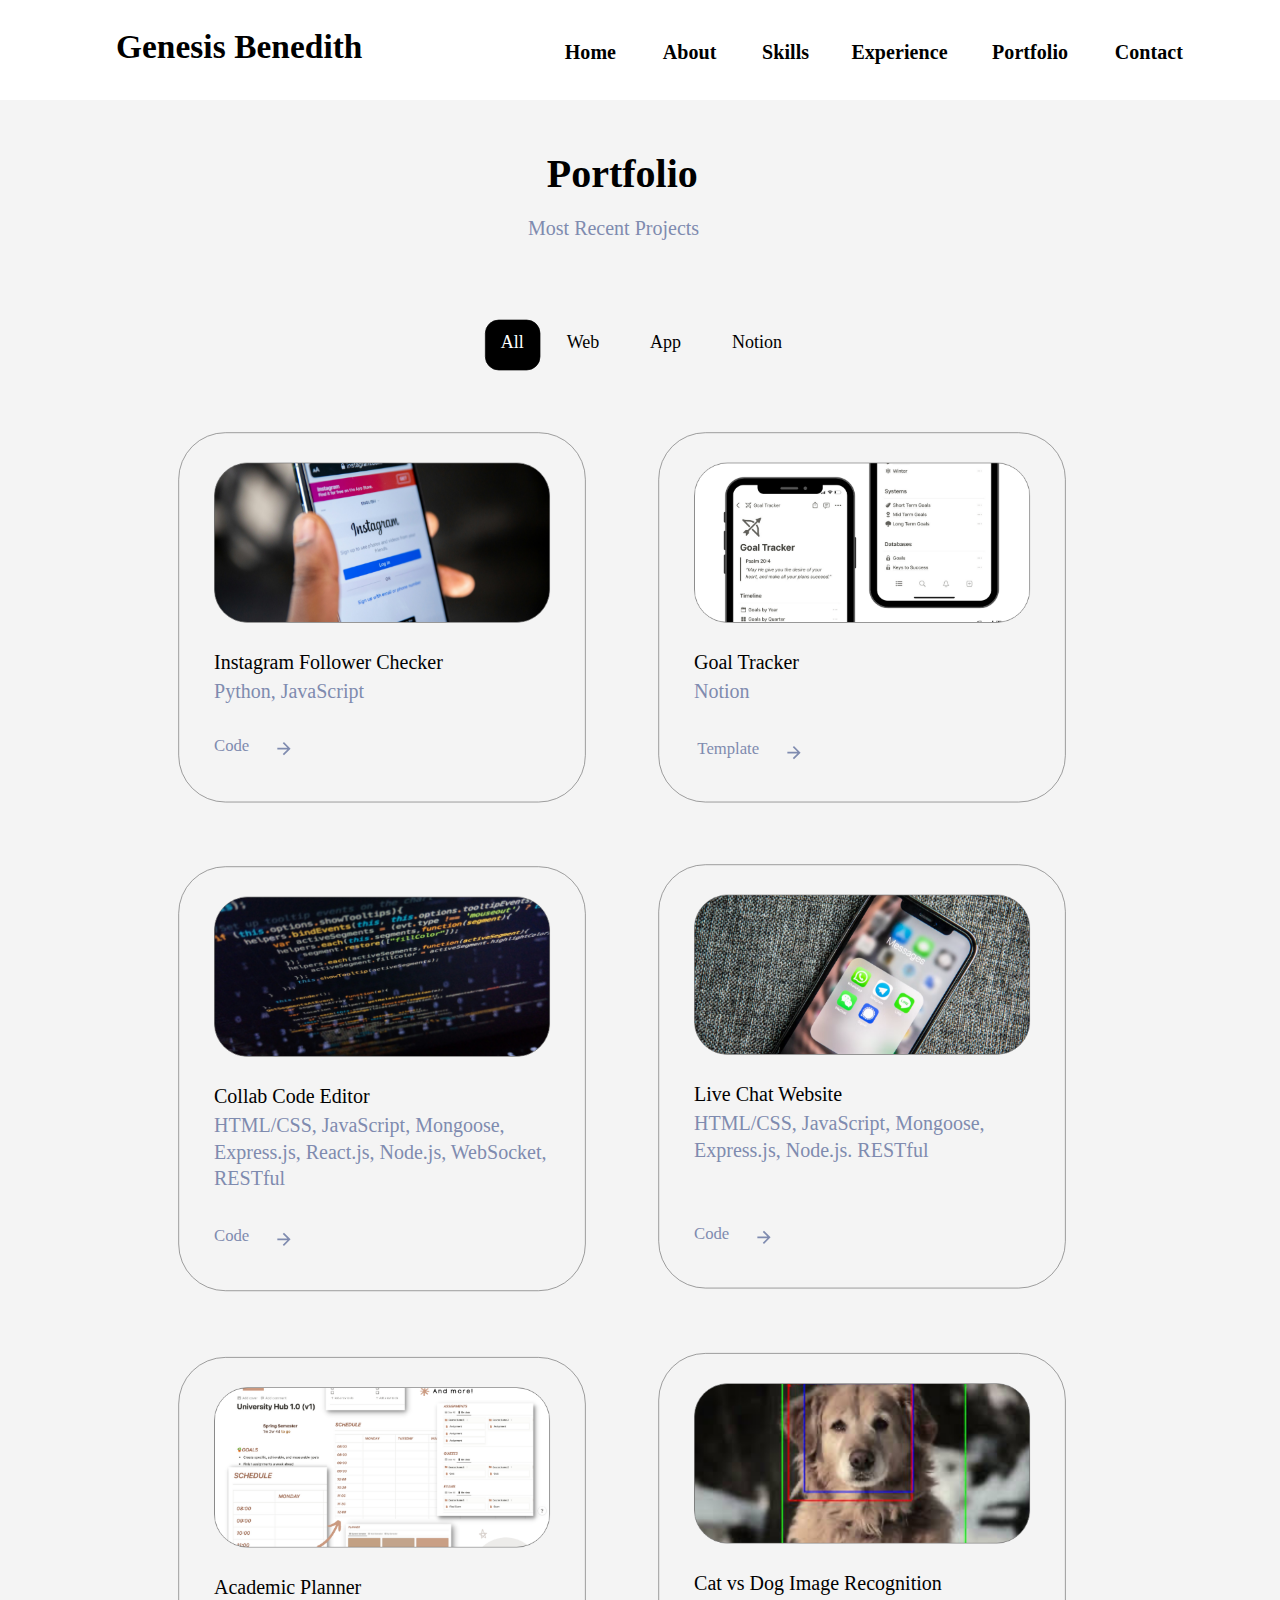
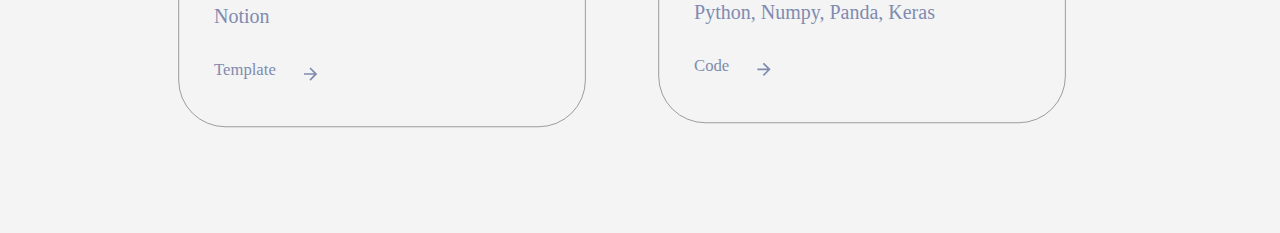
<file: portfolio.html>
<!DOCTYPE html>
<html>
<head>
<meta charset="utf-8"/>
<meta http-equiv="X-UA-Compatible" content="IE=edge"/>
<meta name="viewport" content="width=device-width, initial-scale=1.0">
<title>Genesis Benedith | Portfolio</title>
<link rel="icon" type="image/x-icon" href="/GB watermark.png">
<style id="applicationStylesheet" type="text/css">
	.mediaViewInfo {
		--web-view-name: portfolio;
		--web-view-id: portfolio;
		--web-scale-to-fit: true;
		--web-scale-to-fit-type: width;
		--web-scale-on-resize: true;
		--web-enable-deep-linking: true;
	}
	:root {
		--web-view-ids: portfolio;
	}
	* {
		margin: 0;
		padding: 0;
		box-sizing: border-box;
		border: none;
	}
	#portfolio {
		position: absolute;
		width: 1920px;
		height: 2750px;
		background-color: rgba(244,244,244,1);
		overflow: hidden;
		--web-view-name: portfolio;
		--web-view-id: portfolio;
		--web-scale-to-fit: true;
		--web-scale-to-fit-type: width;
		--web-scale-on-resize: true;
		--web-enable-deep-linking: true;
	}
	@keyframes  {
	
	
	}
	@keyframes  {
	
	
	}
	@keyframes  {
	
	
	}
	@keyframes  {
	
	
	}
	@keyframes  {
	
	
	}
	@keyframes  {
	
	
	}
	@keyframes  {
	
	
	}
	#Portfolio_kr {
		left: 820px;
		top: 231px;
		position: absolute;
		overflow: visible;
		width: 282px;
		height: 84px;
		line-height: 108px;
		margin-top: -24px;
		text-align: left;
		font-family: Poppins;
		font-style: normal;
		font-weight: bold;
		font-size: 60px;
		color: rgba(0,0,0,1);
	}
	#Most_Recent_Projects {
		left: 792px;
		top: 328px;
		position: absolute;
		overflow: visible;
		width: 338px;
		height: 43px;
		line-height: 108px;
		margin-top: -39px;
		text-align: left;
		font-family: Poppins;
		font-style: normal;
		font-weight: normal;
		font-size: 30px;
		color: rgba(127,139,175,1);
	}
	#portfolio_options {
		position: absolute;
		width: 464px;
		height: 75px;
		left: 728px;
		top: 480px;
		overflow: visible;
	}
	#Rectangle_4 {
		fill: rgba(0,0,0,1);
		stroke: rgba(0,0,0,1);
		stroke-width: 1px;
		stroke-linejoin: miter;
		stroke-linecap: butt;
		stroke-miterlimit: 4;
		shape-rendering: auto;
	}
	.Rectangle_4 {
		position: absolute;
		overflow: visible;
		width: 82px;
		height: 75px;
		left: 0px;
		top: 0px;
	}
	#All {
		left: 23px;
		top: 19px;
		position: absolute;
		overflow: visible;
		width: 37px;
		height: 37px;
		line-height: 108px;
		margin-top: -40.5px;
		text-align: left;
		font-family: Poppins;
		font-style: normal;
		font-weight: normal;
		font-size: 27px;
		color: rgba(255,255,255,1);
	}
	#Web {
		left: 122px;
		top: 19px;
		position: absolute;
		overflow: visible;
		width: 63px;
		height: 37px;
		--web-animation: fadein undefineds undefined;
		--web-action-type: page;
		--web-action-target: portfolio___web.html;
		cursor: pointer;
		line-height: 108px;
		margin-top: -40.5px;
		text-align: left;
		font-family: Poppins;
		font-style: normal;
		font-weight: normal;
		font-size: 27px;
		color: rgba(0,0,0,1);
	}
	#App {
		left: 247px;
		top: 19px;
		position: absolute;
		overflow: visible;
		width: 61px;
		height: 37px;
		--web-animation: fadein undefineds undefined;
		--web-action-type: page;
		--web-action-target: portfolio___app.html;
		cursor: pointer;
		line-height: 108px;
		margin-top: -40.5px;
		text-align: left;
		font-family: Poppins;
		font-style: normal;
		font-weight: normal;
		font-size: 27px;
		color: rgba(0,0,0,1);
	}
	#Notion_ky {
		left: 370px;
		top: 19px;
		position: absolute;
		overflow: visible;
		width: 95px;
		height: 37px;
		--web-animation: fadein undefineds undefined;
		--web-action-type: page;
		--web-action-target: portfolio___notion.html;
		cursor: pointer;
		line-height: 108px;
		margin-top: -40.5px;
		text-align: left;
		font-family: Poppins;
		font-style: normal;
		font-weight: normal;
		font-size: 27px;
		color: rgba(0,0,0,1);
	}
	#hivescript {
		position: absolute;
		width: 610px;
		height: 636px;
		left: 268px;
		top: 1300px;
		overflow: visible;
	}
	#Rectangle_10 {
		fill: transparent;
		stroke: rgba(112,112,112,1);
		stroke-width: 1px;
		stroke-linejoin: miter;
		stroke-linecap: butt;
		stroke-miterlimit: 4;
		shape-rendering: auto;
	}
	.Rectangle_10 {
		position: absolute;
		overflow: visible;
		width: 610px;
		height: 636px;
		left: 0px;
		top: 0px;
	}
	#irvan-smith-cwqG1N1AtI0-unspla {
		position: absolute;
		width: 504px;
		height: 240px;
		left: 53px;
		top: 45px;
		overflow: visible;
	}
	#Collab_Code_Editor {
		left: 53px;
		top: 330px;
		position: absolute;
		overflow: visible;
		width: 445px;
		height: 43px;
		line-height: 108px;
		margin-top: -39px;
		text-align: left;
		font-family: Poppins;
		font-style: normal;
		font-weight: normal;
		font-size: 30px;
		color: rgba(0,0,0,1);
	}
	#HTMLCSS_JavaScript_Mongoose_Ex {
		left: 53px;
		top: 373px;
		position: absolute;
		overflow: visible;
		width: 505px;
		height: 123px;
		line-height: 40px;
		margin-top: -5px;
		text-align: left;
		font-family: Poppins;
		font-style: normal;
		font-weight: normal;
		font-size: 30px;
		color: rgba(127,139,175,1);
	}
	#hivescript_demo {
		position: absolute;
		width: 119px;
		height: 35px;
		left: 53px;
		top: 541px;
		overflow: visible;
	}
	#Demo {
		left: 0px;
		top: 0px;
		position: absolute;
		overflow: visible;
		width: 106px;
		height: 35px;
		line-height: 40px;
		margin-top: -7.5px;
		text-align: left;
		font-family: Poppins;
		font-style: normal;
		font-weight: normal;
		font-size: 25px;
		color: rgba(127,139,175,1);
	}
	#MDI__arrow-right {
		position: absolute;
		width: 28px;
		height: 28px;
		left: 91px;
		top: 3.5px;
		overflow: visible;
	}
	#Boundary_k {
		opacity: 0;
		fill: rgba(127,139,175,1);
		stroke: rgba(0,0,0,0);
		stroke-width: 1px;
		stroke-linejoin: miter;
		stroke-linecap: butt;
		stroke-miterlimit: 4;
		shape-rendering: auto;
	}
	.Boundary_k {
		position: absolute;
		overflow: visible;
		width: 28px;
		height: 28px;
		left: 0px;
		top: 0px;
	}
	#Path__arrow-right {
		fill: rgba(127,139,175,1);
	}
	.Path__arrow-right {
		overflow: visible;
		position: absolute;
		width: 19.84px;
		height: 19.84px;
		left: 4px;
		top: 4px;
		transform: matrix(1,0,0,1,0,0);
	}
	#ig_follower_checker {
		position: absolute;
		width: 610px;
		height: 554px;
		left: 268px;
		top: 649px;
		overflow: visible;
	}
	#Rectangle_7 {
		fill: transparent;
		stroke: rgba(112,112,112,1);
		stroke-width: 1px;
		stroke-linejoin: miter;
		stroke-linecap: butt;
		stroke-miterlimit: 4;
		shape-rendering: auto;
	}
	.Rectangle_7 {
		position: absolute;
		overflow: visible;
		width: 610px;
		height: 554px;
		left: 0px;
		top: 0px;
	}
	#solen-feyissa-KWZa42a1kds-unsp {
		position: absolute;
		width: 504px;
		height: 240px;
		left: 53px;
		top: 45px;
		overflow: visible;
	}
	#Instagram_Follower_Checker {
		left: 53px;
		top: 330px;
		position: absolute;
		overflow: visible;
		width: 445px;
		height: 43px;
		line-height: 108px;
		margin-top: -39px;
		text-align: left;
		font-family: Poppins;
		font-style: normal;
		font-weight: normal;
		font-size: 30px;
		color: rgba(0,0,0,1);
	}
	#Python_JavaScript {
		left: 53px;
		top: 373px;
		position: absolute;
		overflow: visible;
		width: 406px;
		height: 43px;
		line-height: 40px;
		margin-top: -5px;
		text-align: left;
		font-family: Poppins;
		font-style: normal;
		font-weight: normal;
		font-size: 30px;
		color: rgba(127,139,175,1);
	}
	#ig_demo {
		position: absolute;
		width: 119px;
		height: 35px;
		left: 53px;
		top: 456px;
		overflow: visible;
	}
	#Demo_lf {
		left: 0px;
		top: 0px;
		position: absolute;
		overflow: visible;
		width: 106px;
		height: 35px;
		line-height: 40px;
		margin-top: -7.5px;
		text-align: left;
		font-family: Poppins;
		font-style: normal;
		font-weight: normal;
		font-size: 25px;
		color: rgba(127,139,175,1);
	}
	#MDI__arrow-right_lg {
		position: absolute;
		width: 28px;
		height: 28px;
		left: 91px;
		top: 3.5px;
		overflow: visible;
	}
	#Boundary_lh {
		opacity: 0;
		fill: rgba(127,139,175,1);
		stroke: rgba(0,0,0,0);
		stroke-width: 1px;
		stroke-linejoin: miter;
		stroke-linecap: butt;
		stroke-miterlimit: 4;
		shape-rendering: auto;
	}
	.Boundary_lh {
		position: absolute;
		overflow: visible;
		width: 28px;
		height: 28px;
		left: 0px;
		top: 0px;
	}
	#Path__arrow-right_li {
		fill: rgba(127,139,175,1);
	}
	.Path__arrow-right_li {
		overflow: visible;
		position: absolute;
		width: 19.84px;
		height: 19.84px;
		left: 4px;
		top: 4px;
		transform: matrix(1,0,0,1,0,0);
	}
	#goal_tracker {
		position: absolute;
		width: 610px;
		height: 554px;
		left: 988px;
		top: 649px;
		overflow: visible;
	}
	#Rectangle_18 {
		fill: transparent;
		stroke: rgba(112,112,112,1);
		stroke-width: 1px;
		stroke-linejoin: miter;
		stroke-linecap: butt;
		stroke-miterlimit: 4;
		shape-rendering: auto;
	}
	.Rectangle_18 {
		position: absolute;
		overflow: visible;
		width: 610px;
		height: 554px;
		left: 0px;
		top: 0px;
	}
	#n_dc28e39cec0b803507101746f388 {
		position: absolute;
		width: 504px;
		height: 240px;
		left: 53px;
		top: 45px;
		overflow: visible;
	}
	#Goal_Tracker_lm {
		left: 53px;
		top: 330px;
		position: absolute;
		overflow: visible;
		width: 445px;
		height: 43px;
		line-height: 108px;
		margin-top: -39px;
		text-align: left;
		font-family: Poppins;
		font-style: normal;
		font-weight: normal;
		font-size: 30px;
		color: rgba(0,0,0,1);
	}
	#Notion_ln {
		left: 53px;
		top: 373px;
		position: absolute;
		overflow: visible;
		width: 406px;
		height: 43px;
		line-height: 40px;
		margin-top: -5px;
		text-align: left;
		font-family: Poppins;
		font-style: normal;
		font-weight: normal;
		font-size: 30px;
		color: rgba(127,139,175,1);
	}
	#goal_template {
		position: absolute;
		width: 159px;
		height: 35px;
		left: 58px;
		top: 461px;
		overflow: visible;
	}
	#Template {
		left: 0px;
		top: 0px;
		position: absolute;
		overflow: visible;
		width: 132px;
		height: 35px;
		line-height: 40px;
		margin-top: -7.5px;
		text-align: left;
		font-family: Poppins;
		font-style: normal;
		font-weight: normal;
		font-size: 25px;
		color: rgba(127,139,175,1);
	}
	#MDI__arrow-right_lq {
		position: absolute;
		width: 28px;
		height: 28px;
		left: 131px;
		top: 5px;
		overflow: visible;
	}
	#Boundary_lr {
		opacity: 0;
		fill: rgba(127,139,175,1);
		stroke: rgba(0,0,0,0);
		stroke-width: 1px;
		stroke-linejoin: miter;
		stroke-linecap: butt;
		stroke-miterlimit: 4;
		shape-rendering: auto;
	}
	.Boundary_lr {
		position: absolute;
		overflow: visible;
		width: 28px;
		height: 28px;
		left: 0px;
		top: 0px;
	}
	#Path__arrow-right_ls {
		fill: rgba(127,139,175,1);
	}
	.Path__arrow-right_ls {
		overflow: visible;
		position: absolute;
		width: 19.84px;
		height: 19.84px;
		left: 4px;
		top: 4px;
		transform: matrix(1,0,0,1,0,0);
	}
	#chatty {
		position: absolute;
		width: 610px;
		height: 635px;
		left: 988px;
		top: 1297px;
		overflow: visible;
	}
	#Rectangle_14 {
		fill: transparent;
		stroke: rgba(112,112,112,1);
		stroke-width: 1px;
		stroke-linejoin: miter;
		stroke-linecap: butt;
		stroke-miterlimit: 4;
		shape-rendering: auto;
	}
	.Rectangle_14 {
		position: absolute;
		overflow: visible;
		width: 610px;
		height: 635px;
		left: 0px;
		top: 0px;
	}
	#n_5fc570ef6d77a62769be7245349c {
		position: absolute;
		width: 504px;
		height: 240px;
		left: 53px;
		top: 45px;
		overflow: visible;
	}
	#Live_Chat_Website {
		left: 53px;
		top: 330px;
		position: absolute;
		overflow: visible;
		width: 445px;
		height: 43px;
		line-height: 108px;
		margin-top: -39px;
		text-align: left;
		font-family: Poppins;
		font-style: normal;
		font-weight: normal;
		font-size: 30px;
		color: rgba(0,0,0,1);
	}
	#HTMLCSS_JavaScript_Mongoose_Ex_lx {
		left: 53px;
		top: 373px;
		position: absolute;
		overflow: visible;
		width: 505px;
		height: 123px;
		line-height: 40px;
		margin-top: -5px;
		text-align: left;
		font-family: Poppins;
		font-style: normal;
		font-weight: normal;
		font-size: 30px;
		color: rgba(127,139,175,1);
	}
	#chatty_demo {
		position: absolute;
		width: 114.84px;
		height: 35px;
		left: 53px;
		top: 541px;
		overflow: visible;
	}
	#Demo_lz {
		left: 0px;
		top: 0px;
		position: absolute;
		overflow: visible;
		width: 106px;
		height: 35px;
		line-height: 40px;
		margin-top: -7.5px;
		text-align: left;
		font-family: Poppins;
		font-style: normal;
		font-weight: normal;
		font-size: 25px;
		color: rgba(127,139,175,1);
	}
	#MDI__arrow-right_l {
		position: absolute;
		width: 35px;
		height: 28px;
		left: 79.84px;
		top: 2.5px;
		overflow: visible;
	}
	#Boundary_l {
		opacity: 0;
		fill: rgba(127,139,175,1);
		stroke: rgba(0,0,0,0);
		stroke-width: 1px;
		stroke-linejoin: miter;
		stroke-linecap: butt;
		stroke-miterlimit: 4;
		shape-rendering: auto;
	}
	.Boundary_l {
		position: absolute;
		overflow: visible;
		width: 28px;
		height: 28px;
		left: 0px;
		top: 0px;
	}
	#Path__arrow-right_l {
		fill: rgba(127,139,175,1);
	}
	.Path__arrow-right_l {
		overflow: visible;
		position: absolute;
		width: 19.84px;
		height: 19.84px;
		left: 15.16px;
		top: 5px;
		transform: matrix(1,0,0,1,0,0);
	}
	#academic_planner {
		position: absolute;
		width: 610px;
		height: 554px;
		left: 268px;
		top: 2036px;
		overflow: visible;
	}
	#Rectangle_16 {
		fill: transparent;
		stroke: rgba(112,112,112,1);
		stroke-width: 1px;
		stroke-linejoin: miter;
		stroke-linecap: butt;
		stroke-miterlimit: 4;
		shape-rendering: auto;
	}
	.Rectangle_16 {
		position: absolute;
		overflow: visible;
		width: 610px;
		height: 554px;
		left: 0px;
		top: 0px;
	}
	#d540df97fc34328d2d48e003dd4799 {
		position: absolute;
		width: 504px;
		height: 240px;
		left: 53px;
		top: 45px;
		overflow: visible;
	}
	#Academic_Planner_l {
		left: 53px;
		top: 330px;
		position: absolute;
		overflow: visible;
		width: 445px;
		height: 43px;
		line-height: 108px;
		margin-top: -39px;
		text-align: left;
		font-family: Poppins;
		font-style: normal;
		font-weight: normal;
		font-size: 30px;
		color: rgba(0,0,0,1);
	}
	#Notion_l {
		left: 53px;
		top: 373px;
		position: absolute;
		overflow: visible;
		width: 406px;
		height: 43px;
		line-height: 40px;
		margin-top: -5px;
		text-align: left;
		font-family: Poppins;
		font-style: normal;
		font-weight: normal;
		font-size: 30px;
		color: rgba(127,139,175,1);
	}
	#academic_template {
		position: absolute;
		width: 159px;
		height: 35px;
		left: 53px;
		top: 456px;
		overflow: visible;
	}
	#Template_l {
		left: 0px;
		top: 0px;
		position: absolute;
		overflow: visible;
		width: 132px;
		height: 35px;
		line-height: 40px;
		margin-top: -7.5px;
		text-align: left;
		font-family: Poppins;
		font-style: normal;
		font-weight: normal;
		font-size: 25px;
		color: rgba(127,139,175,1);
	}
	#MDI__arrow-right_ma {
		position: absolute;
		width: 28px;
		height: 28px;
		left: 131px;
		top: 5px;
		overflow: visible;
	}
	#Boundary_mb {
		opacity: 0;
		fill: rgba(127,139,175,1);
		stroke: rgba(0,0,0,0);
		stroke-width: 1px;
		stroke-linejoin: miter;
		stroke-linecap: butt;
		stroke-miterlimit: 4;
		shape-rendering: auto;
	}
	.Boundary_mb {
		position: absolute;
		overflow: visible;
		width: 28px;
		height: 28px;
		left: 0px;
		top: 0px;
	}
	#Path__arrow-right_mc {
		fill: rgba(127,139,175,1);
	}
	.Path__arrow-right_mc {
		overflow: visible;
		position: absolute;
		width: 19.84px;
		height: 19.84px;
		left: 4px;
		top: 4px;
		transform: matrix(1,0,0,1,0,0);
	}
	#ai_cats_vs_dogs {
		position: absolute;
		width: 610px;
		height: 554px;
		left: 988px;
		top: 2030px;
		overflow: visible;
	}
	#Rectangle_12 {
		fill: transparent;
		stroke: rgba(112,112,112,1);
		stroke-width: 1px;
		stroke-linejoin: miter;
		stroke-linecap: butt;
		stroke-miterlimit: 4;
		shape-rendering: auto;
	}
	.Rectangle_12 {
		position: absolute;
		overflow: visible;
		width: 610px;
		height: 554px;
		left: 0px;
		top: 0px;
	}
	#n_407d01d62f8c8493b3d0494ccca4 {
		position: absolute;
		width: 504px;
		height: 240px;
		left: 53px;
		top: 45px;
		overflow: visible;
	}
	#Cat_vs_Dog_Image_Recognition {
		left: 53px;
		top: 330px;
		position: absolute;
		overflow: visible;
		width: 505px;
		height: 43px;
		line-height: 108px;
		margin-top: -39px;
		text-align: left;
		font-family: Poppins;
		font-style: normal;
		font-weight: normal;
		font-size: 30px;
		color: rgba(0,0,0,1);
	}
	#Python_Numpy_Panda_Keras {
		left: 53px;
		top: 373px;
		position: absolute;
		overflow: visible;
		width: 505px;
		height: 43px;
		line-height: 40px;
		margin-top: -5px;
		text-align: left;
		font-family: Poppins;
		font-style: normal;
		font-weight: normal;
		font-size: 30px;
		color: rgba(127,139,175,1);
	}
	#ai_demo {
		position: absolute;
		width: 119px;
		height: 35px;
		left: 53px;
		top: 456px;
		overflow: visible;
	}
	#Demo_mj {
		left: 0px;
		top: 0px;
		position: absolute;
		overflow: visible;
		width: 106px;
		height: 35px;
		line-height: 40px;
		margin-top: -7.5px;
		text-align: left;
		font-family: Poppins;
		font-style: normal;
		font-weight: normal;
		font-size: 25px;
		color: rgba(127,139,175,1);
	}
	#MDI__arrow-right_mk {
		position: absolute;
		width: 28px;
		height: 28px;
		left: 91px;
		top: 3.5px;
		overflow: visible;
	}
	#Boundary_ml {
		opacity: 0;
		fill: rgba(127,139,175,1);
		stroke: rgba(0,0,0,0);
		stroke-width: 1px;
		stroke-linejoin: miter;
		stroke-linecap: butt;
		stroke-miterlimit: 4;
		shape-rendering: auto;
	}
	.Boundary_ml {
		position: absolute;
		overflow: visible;
		width: 28px;
		height: 28px;
		left: 0px;
		top: 0px;
	}
	#Path__arrow-right_mm {
		fill: rgba(127,139,175,1);
	}
	.Path__arrow-right_mm {
		overflow: visible;
		position: absolute;
		width: 19.84px;
		height: 19.84px;
		left: 4px;
		top: 4px;
		transform: matrix(1,0,0,1,0,0);
	}
	#header_mn {
		position: absolute;
		width: 1920px;
		height: 150px;
		left: 0px;
		top: 0px;
		overflow: visible;
	}
	#Rectangle_2_mo {
		fill: rgba(255,255,255,1);
	}
	.Rectangle_2_mo {
		position: absolute;
		overflow: visible;
		width: 1920px;
		height: 150px;
		left: 0px;
		top: 0px;
	}
	#Genesis_Benedith_mp {
		left: 174px;
		top: 41px;
		position: absolute;
		overflow: visible;
		width: 449px;
		white-space: nowrap;
		text-align: left;
		font-family: Poppins;
		font-style: normal;
		font-weight: bold;
		font-size: 50px;
		color: rgba(0,0,0,1);
		letter-spacing: 0.1px;
	}
	#Home_mq {
		left: 847px;
		top: 61px;
		position: absolute;
		overflow: visible;
		width: 93px;
		white-space: nowrap;
		--web-animation: fadein undefineds undefined;
		--web-action-type: page;
		--web-action-target: index.html;
		cursor: pointer;
		text-align: left;
		font-family: Poppins;
		font-style: normal;
		font-weight: bold;
		font-size: 30px;
		color: rgba(0,0,0,1);
		letter-spacing: 0.1px;
	}
	#Portfolio_mr {
		left: 1488px;
		top: 61px;
		position: absolute;
		overflow: visible;
		width: 130px;
		white-space: nowrap;
		text-align: left;
		font-family: Poppins;
		font-style: normal;
		font-weight: bold;
		font-size: 30px;
		color: rgba(0,0,0,1);
		letter-spacing: 0.1px;
	}
	#Contact_ms {
		left: 1672px;
		top: 61px;
		position: absolute;
		overflow: visible;
		width: 126px;
		white-space: nowrap;
		text-align: left;
		font-family: Poppins;
		font-style: normal;
		font-weight: bold;
		font-size: 30px;
		color: rgba(0,0,0,1);
		letter-spacing: 0.1px;
	}
	#Skills_mt {
		left: 1143px;
		top: 61px;
		position: absolute;
		overflow: visible;
		width: 80px;
		white-space: nowrap;
		--web-animation: fadein undefineds undefined;
		--web-action-type: page;
		--web-action-target: skills.html;
		cursor: pointer;
		text-align: left;
		font-family: Poppins;
		font-style: normal;
		font-weight: bold;
		font-size: 30px;
		color: rgba(0,0,0,1);
		letter-spacing: 0.1px;
	}
	#Experience_mu {
		left: 1277px;
		top: 61px;
		position: absolute;
		overflow: visible;
		width: 170px;
		white-space: nowrap;
		--web-animation: fadein undefineds undefined;
		--web-action-type: page;
		--web-action-target: background___experience.html;
		cursor: pointer;
		text-align: left;
		font-family: Poppins;
		font-style: normal;
		font-weight: bold;
		font-size: 30px;
		color: rgba(0,0,0,1);
		letter-spacing: 0.1px;
	}
	#About_mv {
		left: 994px;
		top: 61px;
		position: absolute;
		overflow: visible;
		width: 95px;
		white-space: nowrap;
		--web-animation: fadein undefineds undefined;
		--web-action-type: page;
		--web-action-target: about.html;
		cursor: pointer;
		text-align: left;
		font-family: Poppins;
		font-style: normal;
		font-weight: bold;
		font-size: 30px;
		color: rgba(0,0,0,1);
		letter-spacing: 0.1px;
	}
</style>
<script id="applicationScript">
///////////////////////////////////////
// INITIALIZATION
///////////////////////////////////////

/**
 * Functionality for scaling, showing by media query, and navigation between multiple pages on a single page. 
 * Code subject to change.
 **/

if (window.console==null) { window["console"] = { log : function() {} } }; // some browsers do not set console

var Application = function() {
	// event constants
	this.prefix = "--web-";
	this.NAVIGATION_CHANGE = "viewChange";
	this.VIEW_NOT_FOUND = "viewNotFound";
	this.VIEW_CHANGE = "viewChange";
	this.VIEW_CHANGING = "viewChanging";
	this.STATE_NOT_FOUND = "stateNotFound";
	this.APPLICATION_COMPLETE = "applicationComplete";
	this.APPLICATION_RESIZE = "applicationResize";
	this.SIZE_STATE_NAME = "data-is-view-scaled";
	this.STATE_NAME = this.prefix + "state";

	this.lastTrigger = null;
	this.lastView = null;
	this.lastState = null;
	this.lastOverlay = null;
	this.currentView = null;
	this.currentState = null;
	this.currentOverlay = null;
	this.currentQuery = {index: 0, rule: null, mediaText: null, id: null};
	this.inclusionQuery = "(min-width: 0px)";
	this.exclusionQuery = "none and (min-width: 99999px)";
	this.LastModifiedDateLabelName = "LastModifiedDateLabel";
	this.viewScaleSliderId = "ViewScaleSliderInput";
	this.pageRefreshedName = "showPageRefreshedNotification";
	this.application = null;
	this.applicationStylesheet = null;
	this.showByMediaQuery = null;
	this.mediaQueryDictionary = {};
	this.viewsDictionary = {};
	this.addedViews = [];
	this.viewStates = [];
	this.views = [];
	this.viewIds = [];
	this.viewQueries = {};
	this.overlays = {};
	this.overlayIds = [];
	this.numberOfViews = 0;
	this.verticalPadding = 0;
	this.horizontalPadding = 0;
	this.stateName = null;
	this.viewScale = 1;
	this.viewLeft = 0;
	this.viewTop = 0;
	this.horizontalScrollbarsNeeded = false;
	this.verticalScrollbarsNeeded = false;

	// view settings
	this.showUpdateNotification = false;
	this.showNavigationControls = false;
	this.scaleViewsToFit = false;
	this.scaleToFitOnDoubleClick = false;
	this.actualSizeOnDoubleClick = false;
	this.scaleViewsOnResize = false;
	this.navigationOnKeypress = false;
	this.showViewName = false;
	this.enableDeepLinking = true;
	this.refreshPageForChanges = false;
	this.showRefreshNotifications = true;

	// view controls
	this.scaleViewSlider = null;
	this.lastModifiedLabel = null;
	this.supportsPopState = false; // window.history.pushState!=null;
	this.initialized = false;

	// refresh properties
	this.refreshDuration = 250;
	this.lastModifiedDate = null;
	this.refreshRequest = null;
	this.refreshInterval = null;
	this.refreshContent = null;
	this.refreshContentSize = null;
	this.refreshCheckContent = false;
	this.refreshCheckContentSize = false;

	var self = this;

	self.initialize = function(event) {
		var view = self.getVisibleView();
		var views = self.getVisibleViews();
		if (view==null) view = self.getInitialView();
		self.collectViews();
		self.collectOverlays();
		self.collectMediaQueries();

		for (let index = 0; index < views.length; index++) {
			var view = views[index];
			self.setViewOptions(view);
			self.setViewVariables(view);
			self.centerView(view);
		}

		// sometimes the body size is 0 so we call this now and again later
		if (self.initialized) {
			window.addEventListener(self.NAVIGATION_CHANGE, self.viewChangeHandler);
			window.addEventListener("keyup", self.keypressHandler);
			window.addEventListener("keypress", self.keypressHandler);
			window.addEventListener("resize", self.resizeHandler);
			window.document.addEventListener("dblclick", self.doubleClickHandler);

			if (self.supportsPopState) {
				window.addEventListener('popstate', self.popStateHandler);
			}
			else {
				window.addEventListener('hashchange', self.hashChangeHandler);
			}

			// we are ready to go
			window.dispatchEvent(new Event(self.APPLICATION_COMPLETE));
		}

		if (self.initialized==false) {
			if (self.enableDeepLinking) {
				self.syncronizeViewToURL();
			} 
	
			if (self.refreshPageForChanges) {
				self.setupRefreshForChanges();
			}
	
			self.initialized = true;
		}
		
		if (self.scaleViewsToFit) {
			self.viewScale = self.scaleViewToFit(view);
			
			if (self.viewScale<0) {
				setTimeout(self.scaleViewToFit, 500, view);
			}
		}
		else if (view) {
			self.viewScale = self.getViewScaleValue(view);
			self.centerView(view);
			self.updateSliderValue(self.viewScale);
		}
		else {
			// no view found
		}
	
		if (self.showUpdateNotification) {
			self.showNotification();
		}

		//"addEventListener" in window ? null : window.addEventListener = window.attachEvent;
		//"addEventListener" in document ? null : document.addEventListener = document.attachEvent;
	}


	///////////////////////////////////////
	// AUTO REFRESH 
	///////////////////////////////////////

	self.setupRefreshForChanges = function() {
		self.refreshRequest = new XMLHttpRequest();

		if (!self.refreshRequest) {
			return false;
		}

		// get document start values immediately
		self.requestRefreshUpdate();
	}

	/**
	 * Attempt to check the last modified date by the headers 
	 * or the last modified property from the byte array (experimental)
	 **/
	self.requestRefreshUpdate = function() {
		var url = document.location.href;
		var protocol = window.location.protocol;
		var method;
		
		try {

			if (self.refreshCheckContentSize) {
				self.refreshRequest.open('HEAD', url, true);
			}
			else if (self.refreshCheckContent) {
				self.refreshContent = document.documentElement.outerHTML;
				self.refreshRequest.open('GET', url, true);
				self.refreshRequest.responseType = "text";
			}
			else {

				// get page last modified date for the first call to compare to later
				if (self.lastModifiedDate==null) {

					// File system does not send headers in FF so get blob if possible
					if (protocol=="file:") {
						self.refreshRequest.open("GET", url, true);
						self.refreshRequest.responseType = "blob";
					}
					else {
						self.refreshRequest.open("HEAD", url, true);
						self.refreshRequest.responseType = "blob";
					}

					self.refreshRequest.onload = self.refreshOnLoadOnceHandler;

					// In some browsers (Chrome & Safari) this error occurs at send: 
					// 
					// Chrome - Access to XMLHttpRequest at 'file:///index.html' from origin 'null' 
					// has been blocked by CORS policy: 
					// Cross origin requests are only supported for protocol schemes: 
					// http, data, chrome, chrome-extension, https.
					// 
					// Safari - XMLHttpRequest cannot load file:///Users/user/Public/index.html. Cross origin requests are only supported for HTTP.
					// 
					// Solution is to run a local server, set local permissions or test in another browser
					self.refreshRequest.send(null);

					// In MS browsers the following behavior occurs possibly due to an AJAX call to check last modified date: 
					// 
					// DOM7011: The code on this page disabled back and forward caching.

					// In Brave (Chrome) error when on the server
					// index.js:221 HEAD https://www.example.com/ net::ERR_INSUFFICIENT_RESOURCES
					// self.refreshRequest.send(null);

				}
				else {
					self.refreshRequest = new XMLHttpRequest();
					self.refreshRequest.onreadystatechange = self.refreshHandler;
					self.refreshRequest.ontimeout = function() {
						self.log("Couldn't find page to check for updates");
					}
					
					var method;
					if (protocol=="file:") {
						method = "GET";
					}
					else {
						method = "HEAD";
					}

					//refreshRequest.open('HEAD', url, true);
					self.refreshRequest.open(method, url, true);
					self.refreshRequest.responseType = "blob";
					self.refreshRequest.send(null);
				}
			}
		}
		catch (error) {
			self.log("Refresh failed for the following reason:")
			self.log(error);
		}
	}

	self.refreshHandler = function() {
		var contentSize;

		try {

			if (self.refreshRequest.readyState === XMLHttpRequest.DONE) {
				
				if (self.refreshRequest.status === 2 || 
					self.refreshRequest.status === 200) {
					var pageChanged = false;

					self.updateLastModifiedLabel();

					if (self.refreshCheckContentSize) {
						var lastModifiedHeader = self.refreshRequest.getResponseHeader("Last-Modified");
						contentSize = self.refreshRequest.getResponseHeader("Content-Length");
						//lastModifiedDate = refreshRequest.getResponseHeader("Last-Modified");
						var headers = self.refreshRequest.getAllResponseHeaders();
						var hasContentHeader = headers.indexOf("Content-Length")!=-1;
						
						if (hasContentHeader) {
							contentSize = self.refreshRequest.getResponseHeader("Content-Length");

							// size has not been set yet
							if (self.refreshContentSize==null) {
								self.refreshContentSize = contentSize;
								// exit and let interval call this method again
								return;
							}

							if (contentSize!=self.refreshContentSize) {
								pageChanged = true;
							}
						}
					}
					else if (self.refreshCheckContent) {

						if (self.refreshRequest.responseText!=self.refreshContent) {
							pageChanged = true;
						}
					}
					else {
						lastModifiedHeader = self.getLastModified(self.refreshRequest);

						if (self.lastModifiedDate!=lastModifiedHeader) {
							self.log("lastModifiedDate:" + self.lastModifiedDate + ",lastModifiedHeader:" +lastModifiedHeader);
							pageChanged = true;
						}

					}

					
					if (pageChanged) {
						clearInterval(self.refreshInterval);
						self.refreshUpdatedPage();
						return;
					}

				}
				else {
					self.log('There was a problem with the request.');
				}

			}
		}
		catch( error ) {
			//console.log('Caught Exception: ' + error);
		}
	}

	self.refreshOnLoadOnceHandler = function(event) {

		// get the last modified date
		if (self.refreshRequest.response) {
			self.lastModifiedDate = self.getLastModified(self.refreshRequest);

			if (self.lastModifiedDate!=null) {

				if (self.refreshInterval==null) {
					self.refreshInterval = setInterval(self.requestRefreshUpdate, self.refreshDuration);
				}
			}
			else {
				self.log("Could not get last modified date from the server");
			}
		}
	}

	self.refreshUpdatedPage = function() {
		if (self.showRefreshNotifications) {
			var date = new Date().setTime((new Date().getTime()+10000));
			document.cookie = encodeURIComponent(self.pageRefreshedName) + "=true" + "; max-age=6000;" + " path=/";
		}

		document.location.reload(true);
	}

	self.showNotification = function(duration) {
		var notificationID = self.pageRefreshedName+"ID";
		var notification = document.getElementById(notificationID);
		if (duration==null) duration = 4000;

		if (notification!=null) {return;}

		notification = document.createElement("div");
		notification.id = notificationID;
		notification.textContent = "PAGE UPDATED";
		var styleRule = ""
		styleRule = "position: fixed; padding: 7px 16px 6px 16px; font-family: Arial, sans-serif; font-size: 10px; font-weight: bold; left: 50%;";
		styleRule += "top: 20px; background-color: rgba(0,0,0,.5); border-radius: 12px; color:rgb(235, 235, 235); transition: all 2s linear;";
		styleRule += "transform: translateX(-50%); letter-spacing: .5px; filter: drop-shadow(2px 2px 6px rgba(0, 0, 0, .1)); cursor: pointer";
		notification.setAttribute("style", styleRule);

		notification.className = "PageRefreshedClass";
		notification.addEventListener("click", function() {
			notification.parentNode.removeChild(notification);
		});
		
		document.body.appendChild(notification);

		setTimeout(function() {
			notification.style.opacity = "0";
			notification.style.filter = "drop-shadow( 0px 0px 0px rgba(0,0,0, .5))";
			setTimeout(function() {
				try {
					notification.parentNode.removeChild(notification);
				} catch(error) {}
			}, duration)
		}, duration);

		document.cookie = encodeURIComponent(self.pageRefreshedName) + "=; max-age=1; path=/";
	}

	/**
	 * Get the last modified date from the header 
	 * or file object after request has been received
	 **/
	self.getLastModified = function(request) {
		var date;

		// file protocol - FILE object with last modified property
		if (request.response && request.response.lastModified) {
			date = request.response.lastModified;
		}
		
		// http protocol - check headers
		if (date==null) {
			date = request.getResponseHeader("Last-Modified");
		}

		return date;
	}

	self.updateLastModifiedLabel = function() {
		var labelValue = "";
		
		if (self.lastModifiedLabel==null) {
			self.lastModifiedLabel = document.getElementById("LastModifiedLabel");
		}

		if (self.lastModifiedLabel) {
			var seconds = parseInt(((new Date().getTime() - Date.parse(document.lastModified)) / 1000 / 60) * 100 + "");
			var minutes = 0;
			var hours = 0;

			if (seconds < 60) {
				seconds = Math.floor(seconds/10)*10;
				labelValue = seconds + " seconds";
			}
			else {
				minutes = parseInt((seconds/60) + "");

				if (minutes>60) {
					hours = parseInt((seconds/60/60) +"");
					labelValue += hours==1 ? " hour" : " hours";
				}
				else {
					labelValue = minutes+"";
					labelValue += minutes==1 ? " minute" : " minutes";
				}
			}
			
			if (seconds<10) {
				labelValue = "Updated now";
			}
			else {
				labelValue = "Updated " + labelValue + " ago";
			}

			if (self.lastModifiedLabel.firstElementChild) {
				self.lastModifiedLabel.firstElementChild.textContent = labelValue;

			}
			else if ("textContent" in self.lastModifiedLabel) {
				self.lastModifiedLabel.textContent = labelValue;
			}
		}
	}

	self.getShortString = function(string, length) {
		if (length==null) length = 30;
		string = string!=null ? string.substr(0, length).replace(/\n/g, "") : "[String is null]";
		return string;
	}

	self.getShortNumber = function(value, places) {
		if (places==null || places<1) places = 4;
		value = Math.round(value * Math.pow(10,places)) / Math.pow(10, places);
		return value;
	}

	///////////////////////////////////////
	// NAVIGATION CONTROLS
	///////////////////////////////////////

	self.updateViewLabel = function() {
		var viewNavigationLabel = document.getElementById("ViewNavigationLabel");
		var view = self.getVisibleView();
		var viewIndex = view ? self.getViewIndex(view) : -1;
		var viewName = view ? self.getViewPreferenceValue(view, self.prefix + "view-name") : null;
		var viewId = view ? view.id : null;

		if (viewNavigationLabel && view) {
			if (viewName && viewName.indexOf('"')!=-1) {
				viewName = viewName.replace(/"/g, "");
			}

			if (self.showViewName) {
				viewNavigationLabel.textContent = viewName;
				self.setTooltip(viewNavigationLabel, viewIndex + 1 + " of " + self.numberOfViews);
			}
			else {
				viewNavigationLabel.textContent = viewIndex + 1 + " of " + self.numberOfViews;
				self.setTooltip(viewNavigationLabel, viewName);
			}

		}
	}

	self.updateURL = function(view) {
		view = view == null ? self.getVisibleView() : view;
		var viewId = view ? view.id : null
		var viewFragment = view ? "#"+ viewId : null;

		if (viewId && self.viewIds.length>1 && self.enableDeepLinking) {

			if (self.supportsPopState==false) {
				self.setFragment(viewId);
			}
			else {
				if (viewFragment!=window.location.hash) {

					if (window.location.hash==null) {
						window.history.replaceState({name:viewId}, null, viewFragment);
					}
					else {
						window.history.pushState({name:viewId}, null, viewFragment);
					}
				}
			}
		}
	}

	self.updateURLState = function(view, stateName) {
		stateName = view && (stateName=="" || stateName==null) ? self.getStateNameByViewId(view.id) : stateName;

		if (self.supportsPopState==false) {
			self.setFragment(stateName);
		}
		else {
			if (stateName!=window.location.hash) {

				if (window.location.hash==null) {
					window.history.replaceState({name:view.viewId}, null, stateName);
				}
				else {
					window.history.pushState({name:view.viewId}, null, stateName);
				}
			}
		}
	}

	self.setFragment = function(value) {
		window.location.hash = "#" + value;
	}

	self.setTooltip = function(element, value) {
		// setting the tooltip in edge causes a page crash on hover
		if (/Edge/.test(navigator.userAgent)) { return; }

		if ("title" in element) {
			element.title = value;
		}
	}

	self.getStylesheetRules = function(styleSheet) {
		try {
			if (styleSheet) return styleSheet.cssRules || styleSheet.rules;
	
			return document.styleSheets[0]["cssRules"] || document.styleSheets[0]["rules"];
		}
		catch (error) {
			// ERRORS:
			// SecurityError: The operation is insecure.
			// Errors happen when script loads before stylesheet or loading an external css locally

			// InvalidAccessError: A parameter or an operation is not supported by the underlying object
			// Place script after stylesheet

			console.log(error);
			if (error.toString().indexOf("The operation is insecure")!=-1) {
				console.log("Load the stylesheet before the script or load the stylesheet inline until it can be loaded on a server")
			}
			return [];
		}
	}

	/**
	 * If single page application hide all of the views. 
	 * @param {Number} selectedIndex if provided shows the view at index provided
	 **/
	self.hideViews = function(selectedIndex, animation) {
		var rules = self.getStylesheetRules();
		var queryIndex = 0;
		var numberOfRules = rules!=null ? rules.length : 0;

		// loop through rules and hide media queries except selected
		for (var i=0;i<numberOfRules;i++) {
			var rule = rules[i];
			var cssText = rule && rule.cssText;

			if (rule.media!=null && cssText.match("--web-view-name:")) {

				if (queryIndex==selectedIndex) {
					self.currentQuery.mediaText = rule.conditionText;
					self.currentQuery.index = selectedIndex;
					self.currentQuery.rule = rule;
					self.enableMediaQuery(rule);
				}
				else {
					if (animation) {
						self.fadeOut(rule)
					}
					else {
						self.disableMediaQuery(rule);
					}
				}
				
				queryIndex++;
			}
		}

		self.numberOfViews = queryIndex;
		self.updateViewLabel();
		self.updateURL();

		self.dispatchViewChange();

		var view = self.getVisibleView();
		var viewIndex = view ? self.getViewIndex(view) : -1;

		return viewIndex==selectedIndex ? view : null;
	}

	/**
	 * If single page application hide all of the views. 
	 * @param {HTMLElement} selectedView if provided shows the view passed in
	 **/
	 self.hideAllViews = function(selectedView, animation) {
		var views = self.views;
		var queryIndex = 0;
		var numberOfViews = views!=null ? views.length : 0;

		// loop through rules and hide media queries except selected
		for (var i=0;i<numberOfViews;i++) {
			var viewData = views[i];
			var view = viewData && viewData.view;
			var mediaRule = viewData && viewData.mediaRule;
			
			if (view==selectedView) {
				self.currentQuery.mediaText = mediaRule.conditionText;
				self.currentQuery.index = queryIndex;
				self.currentQuery.rule = mediaRule;
				self.enableMediaQuery(mediaRule);
			}
			else {
				if (animation) {
					self.fadeOut(mediaRule)
				}
				else {
					self.disableMediaQuery(mediaRule);
				}
			}
			
			queryIndex++;
		}

		self.numberOfViews = queryIndex;
		self.updateViewLabel();
		self.updateURL();
		self.dispatchViewChange();

		var visibleView = self.getVisibleView();

		return visibleView==selectedView ? selectedView : null;
	}

	/**
	 * Hide view
	 * @param {Object} view element to hide
	 **/
	self.hideView = function(view) {
		var rule = view ? self.mediaQueryDictionary[view.id] : null;

		if (rule) {
			self.disableMediaQuery(rule);
		}
	}

	/**
	 * Hide overlay
	 * @param {Object} overlay element to hide
	 **/
	self.hideOverlay = function(overlay) {
		var rule = overlay ? self.mediaQueryDictionary[overlay.id] : null;

		if (rule) {
			self.disableMediaQuery(rule);

			//if (self.showByMediaQuery) {
				overlay.style.display = "none";
			//}
		}
	}

	/**
	 * Show the view by media query. Does not hide current views
	 * Sets view options by default
	 * @param {Object} view element to show
	 * @param {Boolean} setViewOptions sets view options if null or true
	 */
	self.showViewByMediaQuery = function(view, setViewOptions) {
		var id = view ? view.id : null;
		var query = id ? self.mediaQueryDictionary[id] : null;
		var isOverlay = view ? self.isOverlay(view) : false;
		setViewOptions = setViewOptions==null ? true : setViewOptions;

		if (query) {
			self.enableMediaQuery(query);

			if (isOverlay && view && setViewOptions) {
				self.setViewVariables(null, view);
			}
			else {
				if (view && setViewOptions) self.setViewOptions(view);
				if (view && setViewOptions) self.setViewVariables(view);
			}
		}
	}

	/**
	 * Show the view. Does not hide current views
	 */
	self.showView = function(view, setViewOptions) {
		var id = view ? view.id : null;
		var query = id ? self.mediaQueryDictionary[id] : null;
		var display = null;
		setViewOptions = setViewOptions==null ? true : setViewOptions;

		if (query) {
			self.enableMediaQuery(query);
			if (view==null) view =self.getVisibleView();
			if (view && setViewOptions) self.setViewOptions(view);
		}
		else if (id) {
			display = window.getComputedStyle(view).getPropertyValue("display");
			if (display=="" || display=="none") {
				view.style.display = "block";
			}
		}

		if (view) {
			if (self.currentView!=null) {
				self.lastView = self.currentView;
			}

			self.currentView = view;
		}
	}

	self.showViewById = function(id, setViewOptions) {
		var view = id ? self.getViewById(id) : null;

		if (view) {
			self.showView(view);
			return;
		}

		self.log("View not found '" + id + "'");
	}

	self.getElementView = function(element) {
		var view = element;
		var viewFound = false;

		while (viewFound==false || view==null) {
			if (view && self.viewsDictionary[view.id]) {
				return view;
			}
			view = view.parentNode;
		}
	}

	/**
	 * Show overlay over view
	 * @param {Event | HTMLElement} event event or html element with styles applied
	 * @param {String} id id of view or view reference
	 * @param {Number} x x location
	 * @param {Number} y y location
	 */
	self.showOverlay = function(event, id, x, y) {
		var overlay = id && typeof id === 'string' ? self.getViewById(id) : id ? id : null;
		var query = overlay ? self.mediaQueryDictionary[overlay.id] : null;
		var centerHorizontally = false;
		var centerVertically = false;
		var anchorLeft = false;
		var anchorTop = false;
		var anchorRight = false;
		var anchorBottom = false;
		var display = null;
		var reparent = true;
		var view = null;
		
		if (overlay==null || overlay==false) {
			self.log("Overlay not found, '"+ id + "'");
			return;
		}

		// get enter animation - event target must have css variables declared
		if (event) {
			var button = event.currentTarget || event; // can be event or htmlelement
			var buttonComputedStyles = getComputedStyle(button);
			var actionTargetValue = buttonComputedStyles.getPropertyValue(self.prefix+"action-target").trim();
			var animation = buttonComputedStyles.getPropertyValue(self.prefix+"animation").trim();
			var isAnimated = animation!="";
			var targetType = buttonComputedStyles.getPropertyValue(self.prefix+"action-type").trim();
			var actionTarget = self.application ? null : self.getElement(actionTargetValue);
			var actionTargetStyles = actionTarget ? actionTarget.style : null;

			if (actionTargetStyles) {
				actionTargetStyles.setProperty("animation", animation);
			}

			if ("stopImmediatePropagation" in event) {
				event.stopImmediatePropagation();
			}
		}
		
		if (self.application==false || targetType=="page") {
			document.location.href = "./" + actionTargetValue;
			return;
		}

		// remove any current overlays
		if (self.currentOverlay) {

			// act as switch if same button
			if (self.currentOverlay==actionTarget || self.currentOverlay==null) {
				if (self.lastTrigger==button) {
					self.removeOverlay(isAnimated);
					return;
				}
			}
			else {
				self.removeOverlay(isAnimated);
			}
		}

		if (reparent) {
			view = self.getElementView(button);
			if (view) {
				view.appendChild(overlay);
			}
		}

		if (query) {
			//self.setElementAnimation(overlay, null);
			//overlay.style.animation = animation;
			self.enableMediaQuery(query);
			
			var display = overlay && overlay.style.display;
			
			if (overlay && display=="" || display=="none") {
				overlay.style.display = "block";
				//self.setViewOptions(overlay);
			}

			// add animation defined in event target style declaration
			if (animation && self.supportAnimations) {
				self.fadeIn(overlay, false, animation);
			}
		}
		else if (id) {

			display = window.getComputedStyle(overlay).getPropertyValue("display");

			if (display=="" || display=="none") {
				overlay.style.display = "block";
			}

			// add animation defined in event target style declaration
			if (animation && self.supportAnimations) {
				self.fadeIn(overlay, false, animation);
			}
		}

		// do not set x or y position if centering
		var horizontal = self.prefix + "center-horizontally";
		var vertical = self.prefix + "center-vertically";
		var style = overlay.style;
		var transform = [];

		centerHorizontally = self.getIsStyleDefined(id, horizontal) ? self.getViewPreferenceBoolean(overlay, horizontal) : false;
		centerVertically = self.getIsStyleDefined(id, vertical) ? self.getViewPreferenceBoolean(overlay, vertical) : false;
		anchorLeft = self.getIsStyleDefined(id, "left");
		anchorRight = self.getIsStyleDefined(id, "right");
		anchorTop = self.getIsStyleDefined(id, "top");
		anchorBottom = self.getIsStyleDefined(id, "bottom");

		
		if (self.viewsDictionary[overlay.id] && self.viewsDictionary[overlay.id].styleDeclaration) {
			style = self.viewsDictionary[overlay.id].styleDeclaration.style;
		}
		
		if (centerHorizontally) {
			style.left = "50%";
			style.transformOrigin = "0 0";
			transform.push("translateX(-50%)");
		}
		else if (anchorRight && anchorLeft) {
			style.left = x + "px";
		}
		else if (anchorRight) {
			//style.right = x + "px";
		}
		else {
			style.left = x + "px";
		}
		
		if (centerVertically) {
			style.top = "50%";
			transform.push("translateY(-50%)");
			style.transformOrigin = "0 0";
		}
		else if (anchorTop && anchorBottom) {
			style.top = y + "px";
		}
		else if (anchorBottom) {
			//style.bottom = y + "px";
		}
		else {
			style.top = y + "px";
		}

		if (transform.length) {
			style.transform = transform.join(" ");
		}

		self.currentOverlay = overlay;
		self.lastTrigger = button;
	}

	self.goBack = function() {
		if (self.currentOverlay) {
			self.removeOverlay();
		}
		else if (self.lastView) {
			self.goToView(self.lastView.id);
		}
	}

	self.removeOverlay = function(animate) {
		var overlay = self.currentOverlay;
		animate = animate===false ? false : true;

		if (overlay) {
			var style = overlay.style;
			
			if (style.animation && self.supportAnimations && animate) {
				self.reverseAnimation(overlay, true);

				var duration = self.getAnimationDuration(style.animation, true);
		
				setTimeout(function() {
					self.setElementAnimation(overlay, null);
					self.hideOverlay(overlay);
					self.currentOverlay = null;
				}, duration);
			}
			else {
				self.setElementAnimation(overlay, null);
				self.hideOverlay(overlay);
				self.currentOverlay = null;
			}
		}
	}

	/**
	 * Reverse the animation and hide after
	 * @param {Object} target element with animation
	 * @param {Boolean} hide hide after animation ends
	 */
	self.reverseAnimation = function(target, hide) {
		var lastAnimation = null;
		var style = target.style;

		style.animationPlayState = "paused";
		lastAnimation = style.animation;
		style.animation = null;
		style.animationPlayState = "paused";

		if (hide) {
			//target.addEventListener("animationend", self.animationEndHideHandler);
	
			var duration = self.getAnimationDuration(lastAnimation, true);
			var isOverlay = self.isOverlay(target);
	
			setTimeout(function() {
				self.setElementAnimation(target, null);

				if (isOverlay) {
					self.hideOverlay(target);
				}
				else {
					self.hideView(target);
				}
			}, duration);
		}

		setTimeout(function() {
			style.animation = lastAnimation;
			style.animationPlayState = "paused";
			style.animationDirection = "reverse";
			style.animationPlayState = "running";
		}, 30);
	}

	self.animationEndHandler = function(event) {
		var target = event.currentTarget;
		self.dispatchEvent(new Event(event.type));
	}

	self.isOverlay = function(view) {
		var result = view ? self.getViewPreferenceBoolean(view, self.prefix + "is-overlay") : false;

		return result;
	}

	self.animationEndHideHandler = function(event) {
		var target = event.currentTarget;
		self.setViewVariables(null, target);
		self.hideView(target);
		target.removeEventListener("animationend", self.animationEndHideHandler);
	}

	self.animationEndShowHandler = function(event) {
		var target = event.currentTarget;
		target.removeEventListener("animationend", self.animationEndShowHandler);
	}

	self.setViewOptions = function(view) {

		if (view) {
			self.minimumScale = self.getViewPreferenceValue(view, self.prefix + "minimum-scale");
			self.maximumScale = self.getViewPreferenceValue(view, self.prefix + "maximum-scale");
			self.scaleViewsToFit = self.getViewPreferenceBoolean(view, self.prefix + "scale-to-fit");
			self.scaleToFitType = self.getViewPreferenceValue(view, self.prefix + "scale-to-fit-type");
			self.scaleToFitOnDoubleClick = self.getViewPreferenceBoolean(view, self.prefix + "scale-on-double-click");
			self.actualSizeOnDoubleClick = self.getViewPreferenceBoolean(view, self.prefix + "actual-size-on-double-click");
			self.scaleViewsOnResize = self.getViewPreferenceBoolean(view, self.prefix + "scale-on-resize");
			self.enableScaleUp = self.getViewPreferenceBoolean(view, self.prefix + "enable-scale-up");
			self.centerHorizontally = self.getViewPreferenceBoolean(view, self.prefix + "center-horizontally");
			self.centerVertically = self.getViewPreferenceBoolean(view, self.prefix + "center-vertically");
			self.navigationOnKeypress = self.getViewPreferenceBoolean(view, self.prefix + "navigate-on-keypress");
			self.showViewName = self.getViewPreferenceBoolean(view, self.prefix + "show-view-name");
			self.refreshPageForChanges = self.getViewPreferenceBoolean(view, self.prefix + "refresh-for-changes");
			self.refreshPageForChangesInterval = self.getViewPreferenceValue(view, self.prefix + "refresh-interval");
			self.showNavigationControls = self.getViewPreferenceBoolean(view, self.prefix + "show-navigation-controls");
			self.scaleViewSlider = self.getViewPreferenceBoolean(view, self.prefix + "show-scale-controls");
			self.enableDeepLinking = self.getViewPreferenceBoolean(view, self.prefix + "enable-deep-linking");
			self.singlePageApplication = self.getViewPreferenceBoolean(view, self.prefix + "application");
			self.showByMediaQuery = self.getViewPreferenceBoolean(view, self.prefix + "show-by-media-query");
			self.showUpdateNotification = document.cookie!="" ? document.cookie.indexOf(self.pageRefreshedName)!=-1 : false;
			self.imageComparisonDuration = self.getViewPreferenceValue(view, self.prefix + "image-comparison-duration");
			self.supportAnimations = self.getViewPreferenceBoolean(view, self.prefix + "enable-animations", true);

			if (self.scaleViewsToFit) {
				var newScaleValue = self.scaleViewToFit(view);
				
				if (newScaleValue<0) {
					setTimeout(self.scaleViewToFit, 500, view);
				}
			}
			else {
				self.viewScale = self.getViewScaleValue(view);
				self.viewToFitWidthScale = self.getViewFitToViewportWidthScale(view, self.enableScaleUp)
				self.viewToFitHeightScale = self.getViewFitToViewportScale(view, self.enableScaleUp);
				self.updateSliderValue(self.viewScale);
			}

			if (self.imageComparisonDuration!=null) {
				// todo
			}

			if (self.refreshPageForChangesInterval!=null) {
				self.refreshDuration = Number(self.refreshPageForChangesInterval);
			}
		}
	}

	self.previousView = function(event) {
		var rules = self.getStylesheetRules();
		var view = self.getVisibleView()
		var index = view ? self.getViewIndex(view) : -1;
		var prevQueryIndex = index!=-1 ? index-1 : self.currentQuery.index-1;
		var queryIndex = 0;
		var numberOfRules = rules!=null ? rules.length : 0;

		if (event) {
			event.stopImmediatePropagation();
		}

		if (prevQueryIndex<0) {
			return;
		}

		// loop through rules and hide media queries except selected
		for (var i=0;i<numberOfRules;i++) {
			var rule = rules[i];
			
			if (rule.media!=null) {

				if (queryIndex==prevQueryIndex) {
					self.currentQuery.mediaText = rule.conditionText;
					self.currentQuery.index = prevQueryIndex;
					self.currentQuery.rule = rule;
					self.enableMediaQuery(rule);
					self.updateViewLabel();
					self.updateURL();
					self.dispatchViewChange();
				}
				else {
					self.disableMediaQuery(rule);
				}

				queryIndex++;
			}
		}
	}

	self.nextView = function(event) {
		var rules = self.getStylesheetRules();
		var view = self.getVisibleView();
		var index = view ? self.getViewIndex(view) : -1;
		var nextQueryIndex = index!=-1 ? index+1 : self.currentQuery.index+1;
		var queryIndex = 0;
		var numberOfRules = rules!=null ? rules.length : 0;
		var numberOfMediaQueries = self.getNumberOfMediaRules();

		if (event) {
			event.stopImmediatePropagation();
		}

		if (nextQueryIndex>=numberOfMediaQueries) {
			return;
		}

		// loop through rules and hide media queries except selected
		for (var i=0;i<numberOfRules;i++) {
			var rule = rules[i];
			
			if (rule.media!=null) {

				if (queryIndex==nextQueryIndex) {
					self.currentQuery.mediaText = rule.conditionText;
					self.currentQuery.index = nextQueryIndex;
					self.currentQuery.rule = rule;
					self.enableMediaQuery(rule);
					self.updateViewLabel();
					self.updateURL();
					self.dispatchViewChange();
				}
				else {
					self.disableMediaQuery(rule);
				}

				queryIndex++;
			}
		}
	}

	/**
	 * Enables a view via media query
	 */
	self.enableMediaQuery = function(rule) {

		try {
			rule.media.mediaText = self.inclusionQuery;
		}
		catch(error) {
			//self.log(error);
			rule.conditionText = self.inclusionQuery;
		}
	}

	self.disableMediaQuery = function(rule) {

		try {
			rule.media.mediaText = self.exclusionQuery;
		}
		catch(error) {
			rule.conditionText = self.exclusionQuery;
		}
	}

	self.dispatchViewChange = function() {
		try {
			var event = new Event(self.NAVIGATION_CHANGE);
			window.dispatchEvent(event);
		}
		catch (error) {
			// In IE 11: Object doesn't support this action
		}
	}

	self.getNumberOfMediaRules = function() {
		var rules = self.getStylesheetRules();
		var numberOfRules = rules ? rules.length : 0;
		var numberOfQueries = 0;

		for (var i=0;i<numberOfRules;i++) {
			if (rules[i].media!=null) { numberOfQueries++; }
		}
		
		return numberOfQueries;
	}

	/////////////////////////////////////////
	// VIEW SCALE 
	/////////////////////////////////////////

	self.sliderChangeHandler = function(event) {
		var value = self.getShortNumber(event.currentTarget.value/100);
		var view = self.getVisibleView();
		self.setViewScaleValue(view, false, value, true);
	}

	self.updateSliderValue = function(scale) {
		var slider = document.getElementById(self.viewScaleSliderId);
		var tooltip = parseInt(scale * 100 + "") + "%";
		var inputType;
		var inputValue;
		
		if (slider) {
			inputValue = self.getShortNumber(scale * 100);
			if (inputValue!=slider["value"]) {
				slider["value"] = inputValue;
			}
			inputType = slider.getAttributeNS(null, "type");

			if (inputType!="range") {
				// input range is not supported
				slider.style.display = "none";
			}

			self.setTooltip(slider, tooltip);
		}
	}

	self.viewChangeHandler = function(event) {
		var view = self.getVisibleView();
		var matrix = view ? getComputedStyle(view).transform : null;
		
		if (matrix) {
			self.viewScale = self.getViewScaleValue(view);
			
			var scaleNeededToFit = self.getViewFitToViewportScale(view);
			var isViewLargerThanViewport = scaleNeededToFit<1;
			
			// scale large view to fit if scale to fit is enabled
			if (self.scaleViewsToFit) {
				self.scaleViewToFit(view);
			}
			else {
				self.updateSliderValue(self.viewScale);
			}
		}
	}

	self.getViewScaleValue = function(view) {
		var matrix = getComputedStyle(view).transform;

		if (matrix) {
			var matrixArray = matrix.replace("matrix(", "").split(",");
			var scaleX = parseFloat(matrixArray[0]);
			var scaleY = parseFloat(matrixArray[3]);
			var scale = Math.min(scaleX, scaleY);
		}

		return scale;
	}

	/**
	 * Scales view to scale. 
	 * @param {Object} view view to scale. views are in views array
	 * @param {Boolean} scaleToFit set to true to scale to fit. set false to use desired scale value
	 * @param {Number} desiredScale scale to define. not used if scale to fit is false
	 * @param {Boolean} isSliderChange indicates if slider is callee
	 */
	self.setViewScaleValue = function(view, scaleToFit, desiredScale, isSliderChange) {
		var enableScaleUp = self.enableScaleUp;
		var scaleToFitType = self.scaleToFitType;
		var minimumScale = self.minimumScale;
		var maximumScale = self.maximumScale;
		var hasMinimumScale = !isNaN(minimumScale) && minimumScale!="";
		var hasMaximumScale = !isNaN(maximumScale) && maximumScale!="";
		var scaleNeededToFit = self.getViewFitToViewportScale(view, enableScaleUp);
		var scaleNeededToFitWidth = self.getViewFitToViewportWidthScale(view, enableScaleUp);
		var scaleNeededToFitHeight = self.getViewFitToViewportHeightScale(view, enableScaleUp);
		var scaleToFitFull = self.getViewFitToViewportScale(view, true);
		var scaleToFitFullWidth = self.getViewFitToViewportWidthScale(view, true);
		var scaleToFitFullHeight = self.getViewFitToViewportHeightScale(view, true);
		var scaleToWidth = scaleToFitType=="width";
		var scaleToHeight = scaleToFitType=="height";
		var shrunkToFit = false;
		var topPosition = null;
		var leftPosition = null;
		var translateY = null;
		var translateX = null;
		var transformValue = "";
		var canCenterVertically = true;
		var canCenterHorizontally = true;
		var style = view.style;

		if (view && self.viewsDictionary[view.id] && self.viewsDictionary[view.id].styleDeclaration) {
			style = self.viewsDictionary[view.id].styleDeclaration.style;
		}

		if (scaleToFit && isSliderChange!=true) {
			if (scaleToFitType=="fit" || scaleToFitType=="") {
				desiredScale = scaleNeededToFit;
			}
			else if (scaleToFitType=="width") {
				desiredScale = scaleNeededToFitWidth;
			}
			else if (scaleToFitType=="height") {
				desiredScale = scaleNeededToFitHeight;
			}
		}
		else {
			if (isNaN(desiredScale)) {
				desiredScale = 1;
			}
		}

		self.updateSliderValue(desiredScale);
		
		// scale to fit width
		if (scaleToWidth && scaleToHeight==false) {
			canCenterVertically = scaleNeededToFitHeight>=scaleNeededToFitWidth;
			canCenterHorizontally = scaleNeededToFitWidth>=1 && enableScaleUp==false;

			if (isSliderChange) {
				canCenterHorizontally = desiredScale<scaleToFitFullWidth;
			}
			else if (scaleToFit) {
				desiredScale = scaleNeededToFitWidth;
			}

			if (hasMinimumScale) {
				desiredScale = Math.max(desiredScale, Number(minimumScale));
			}

			if (hasMaximumScale) {
				desiredScale = Math.min(desiredScale, Number(maximumScale));
			}

			desiredScale = self.getShortNumber(desiredScale);

			canCenterHorizontally = self.canCenterHorizontally(view, "width", enableScaleUp, desiredScale, minimumScale, maximumScale);
			canCenterVertically = self.canCenterVertically(view, "width", enableScaleUp, desiredScale, minimumScale, maximumScale);

			if (desiredScale>1 && (enableScaleUp || isSliderChange)) {
				transformValue = "scale(" + desiredScale + ")";
			}
			else if (desiredScale>=1 && enableScaleUp==false) {
				transformValue = "scale(" + 1 + ")";
			}
			else {
				transformValue = "scale(" + desiredScale + ")";
			}

			if (self.centerVertically) {
				if (canCenterVertically) {
					translateY = "-50%";
					topPosition = "50%";
				}
				else {
					translateY = "0";
					topPosition = "0";
				}
				
				if (style.top != topPosition) {
					style.top = topPosition + "";
				}

				if (canCenterVertically) {
					transformValue += " translateY(" + translateY+ ")";
				}
			}

			if (self.centerHorizontally) {
				if (canCenterHorizontally) {
					translateX = "-50%";
					leftPosition = "50%";
				}
				else {
					translateX = "0";
					leftPosition = "0";
				}

				if (style.left != leftPosition) {
					style.left = leftPosition + "";
				}

				if (canCenterHorizontally) {
					transformValue += " translateX(" + translateX+ ")";
				}
			}

			style.transformOrigin = "0 0";
			style.transform = transformValue;

			self.viewScale = desiredScale;
			self.viewToFitWidthScale = scaleNeededToFitWidth;
			self.viewToFitHeightScale = scaleNeededToFitHeight;
			self.viewLeft = leftPosition;
			self.viewTop = topPosition;

			return desiredScale;
		}

		// scale to fit height
		if (scaleToHeight && scaleToWidth==false) {
			//canCenterVertically = scaleNeededToFitHeight>=scaleNeededToFitWidth;
			//canCenterHorizontally = scaleNeededToFitHeight<=scaleNeededToFitWidth && enableScaleUp==false;
			canCenterVertically = scaleNeededToFitHeight>=scaleNeededToFitWidth;
			canCenterHorizontally = scaleNeededToFitWidth>=1 && enableScaleUp==false;
			
			if (isSliderChange) {
				canCenterHorizontally = desiredScale<scaleToFitFullHeight;
			}
			else if (scaleToFit) {
				desiredScale = scaleNeededToFitHeight;
			}

			if (hasMinimumScale) {
				desiredScale = Math.max(desiredScale, Number(minimumScale));
			}

			if (hasMaximumScale) {
				desiredScale = Math.min(desiredScale, Number(maximumScale));
				//canCenterVertically = desiredScale>=scaleNeededToFitHeight && enableScaleUp==false;
			}

			desiredScale = self.getShortNumber(desiredScale);

			canCenterHorizontally = self.canCenterHorizontally(view, "height", enableScaleUp, desiredScale, minimumScale, maximumScale);
			canCenterVertically = self.canCenterVertically(view, "height", enableScaleUp, desiredScale, minimumScale, maximumScale);

			if (desiredScale>1 && (enableScaleUp || isSliderChange)) {
				transformValue = "scale(" + desiredScale + ")";
			}
			else if (desiredScale>=1 && enableScaleUp==false) {
				transformValue = "scale(" + 1 + ")";
			}
			else {
				transformValue = "scale(" + desiredScale + ")";
			}

			if (self.centerHorizontally) {
				if (canCenterHorizontally) {
					translateX = "-50%";
					leftPosition = "50%";
				}
				else {
					translateX = "0";
					leftPosition = "0";
				}

				if (style.left != leftPosition) {
					style.left = leftPosition + "";
				}

				if (canCenterHorizontally) {
					transformValue += " translateX(" + translateX+ ")";
				}
			}

			if (self.centerVertically) {
				if (canCenterVertically) {
					translateY = "-50%";
					topPosition = "50%";
				}
				else {
					translateY = "0";
					topPosition = "0";
				}
				
				if (style.top != topPosition) {
					style.top = topPosition + "";
				}

				if (canCenterVertically) {
					transformValue += " translateY(" + translateY+ ")";
				}
			}

			style.transformOrigin = "0 0";
			style.transform = transformValue;

			self.viewScale = desiredScale;
			self.viewToFitWidthScale = scaleNeededToFitWidth;
			self.viewToFitHeightScale = scaleNeededToFitHeight;
			self.viewLeft = leftPosition;
			self.viewTop = topPosition;

			return scaleNeededToFitHeight;
		}

		if (scaleToFitType=="fit") {
			//canCenterVertically = scaleNeededToFitHeight>=scaleNeededToFitWidth;
			//canCenterHorizontally = scaleNeededToFitWidth>=scaleNeededToFitHeight;
			canCenterVertically = scaleNeededToFitHeight>=scaleNeededToFit;
			canCenterHorizontally = scaleNeededToFitWidth>=scaleNeededToFit;

			if (hasMinimumScale) {
				desiredScale = Math.max(desiredScale, Number(minimumScale));
			}

			desiredScale = self.getShortNumber(desiredScale);

			if (isSliderChange || scaleToFit==false) {
				canCenterVertically = scaleToFitFullHeight>=desiredScale;
				canCenterHorizontally = desiredScale<scaleToFitFullWidth;
			}
			else if (scaleToFit) {
				desiredScale = scaleNeededToFit;
			}

			transformValue = "scale(" + desiredScale + ")";

			//canCenterHorizontally = self.canCenterHorizontally(view, "fit", false, desiredScale);
			//canCenterVertically = self.canCenterVertically(view, "fit", false, desiredScale);
			
			if (self.centerVertically) {
				if (canCenterVertically) {
					translateY = "-50%";
					topPosition = "50%";
				}
				else {
					translateY = "0";
					topPosition = "0";
				}
				
				if (style.top != topPosition) {
					style.top = topPosition + "";
				}

				if (canCenterVertically) {
					transformValue += " translateY(" + translateY+ ")";
				}
			}

			if (self.centerHorizontally) {
				if (canCenterHorizontally) {
					translateX = "-50%";
					leftPosition = "50%";
				}
				else {
					translateX = "0";
					leftPosition = "0";
				}

				if (style.left != leftPosition) {
					style.left = leftPosition + "";
				}

				if (canCenterHorizontally) {
					transformValue += " translateX(" + translateX+ ")";
				}
			}

			style.transformOrigin = "0 0";
			style.transform = transformValue;

			self.viewScale = desiredScale;
			self.viewToFitWidthScale = scaleNeededToFitWidth;
			self.viewToFitHeightScale = scaleNeededToFitHeight;
			self.viewLeft = leftPosition;
			self.viewTop = topPosition;

			self.updateSliderValue(desiredScale);
			
			return desiredScale;
		}

		if (scaleToFitType=="default" || scaleToFitType=="") {
			desiredScale = 1;

			if (hasMinimumScale) {
				desiredScale = Math.max(desiredScale, Number(minimumScale));
			}
			if (hasMaximumScale) {
				desiredScale = Math.min(desiredScale, Number(maximumScale));
			}

			canCenterHorizontally = self.canCenterHorizontally(view, "none", false, desiredScale, minimumScale, maximumScale);
			canCenterVertically = self.canCenterVertically(view, "none", false, desiredScale, minimumScale, maximumScale);

			if (self.centerVertically) {
				if (canCenterVertically) {
					translateY = "-50%";
					topPosition = "50%";
				}
				else {
					translateY = "0";
					topPosition = "0";
				}
				
				if (style.top != topPosition) {
					style.top = topPosition + "";
				}

				if (canCenterVertically) {
					transformValue += " translateY(" + translateY+ ")";
				}
			}

			if (self.centerHorizontally) {
				if (canCenterHorizontally) {
					translateX = "-50%";
					leftPosition = "50%";
				}
				else {
					translateX = "0";
					leftPosition = "0";
				}

				if (style.left != leftPosition) {
					style.left = leftPosition + "";
				}

				if (canCenterHorizontally) {
					transformValue += " translateX(" + translateX+ ")";
				}
				else {
					transformValue += " translateX(" + 0 + ")";
				}
			}

			style.transformOrigin = "0 0";
			style.transform = transformValue;


			self.viewScale = desiredScale;
			self.viewToFitWidthScale = scaleNeededToFitWidth;
			self.viewToFitHeightScale = scaleNeededToFitHeight;
			self.viewLeft = leftPosition;
			self.viewTop = topPosition;

			self.updateSliderValue(desiredScale);
			
			return desiredScale;
		}
	}

	/**
	 * Returns true if view can be centered horizontally
	 * @param {HTMLElement} view view
	 * @param {String} type type of scaling - width, height, all, none
	 * @param {Boolean} scaleUp if scale up enabled 
	 * @param {Number} scale target scale value 
	 */
	self.canCenterHorizontally = function(view, type, scaleUp, scale, minimumScale, maximumScale) {
		var scaleNeededToFit = self.getViewFitToViewportScale(view, scaleUp);
		var scaleNeededToFitHeight = self.getViewFitToViewportHeightScale(view, scaleUp);
		var scaleNeededToFitWidth = self.getViewFitToViewportWidthScale(view, scaleUp);
		var canCenter = false;
		var minScale;

		type = type==null ? "none" : type;
		scale = scale==null ? scale : scaleNeededToFitWidth;
		scaleUp = scaleUp == null ? false : scaleUp;

		if (type=="width") {
	
			if (scaleUp && maximumScale==null) {
				canCenter = false;
			}
			else if (scaleNeededToFitWidth>=1) {
				canCenter = true;
			}
		}
		else if (type=="height") {
			minScale = Math.min(1, scaleNeededToFitHeight);
			if (minimumScale!="" && maximumScale!="") {
				minScale = Math.max(minimumScale, Math.min(maximumScale, scaleNeededToFitHeight));
			}
			else {
				if (minimumScale!="") {
					minScale = Math.max(minimumScale, scaleNeededToFitHeight);
				}
				if (maximumScale!="") {
					minScale = Math.max(minimumScale, Math.min(maximumScale, scaleNeededToFitHeight));
				}
			}
	
			if (scaleUp && maximumScale=="") {
				canCenter = false;
			}
			else if (scaleNeededToFitWidth>=minScale) {
				canCenter = true;
			}
		}
		else if (type=="fit") {
			canCenter = scaleNeededToFitWidth>=scaleNeededToFit;
		}
		else {
			if (scaleUp) {
				canCenter = false;
			}
			else if (scaleNeededToFitWidth>=1) {
				canCenter = true;
			}
		}

		self.horizontalScrollbarsNeeded = canCenter;
		
		return canCenter;
	}

	/**
	 * Returns true if view can be centered horizontally
	 * @param {HTMLElement} view view to scale
	 * @param {String} type type of scaling
	 * @param {Boolean} scaleUp if scale up enabled 
	 * @param {Number} scale target scale value 
	 */
	self.canCenterVertically = function(view, type, scaleUp, scale, minimumScale, maximumScale) {
		var scaleNeededToFit = self.getViewFitToViewportScale(view, scaleUp);
		var scaleNeededToFitWidth = self.getViewFitToViewportWidthScale(view, scaleUp);
		var scaleNeededToFitHeight = self.getViewFitToViewportHeightScale(view, scaleUp);
		var canCenter = false;
		var minScale;

		type = type==null ? "none" : type;
		scale = scale==null ? 1 : scale;
		scaleUp = scaleUp == null ? false : scaleUp;
	
		if (type=="width") {
			canCenter = scaleNeededToFitHeight>=scaleNeededToFitWidth;
		}
		else if (type=="height") {
			minScale = Math.max(minimumScale, Math.min(maximumScale, scaleNeededToFit));
			canCenter = scaleNeededToFitHeight>=minScale;
		}
		else if (type=="fit") {
			canCenter = scaleNeededToFitHeight>=scaleNeededToFit;
		}
		else {
			if (scaleUp) {
				canCenter = false;
			}
			else if (scaleNeededToFitHeight>=1) {
				canCenter = true;
			}
		}

		self.verticalScrollbarsNeeded = canCenter;
		
		return canCenter;
	}

	self.getViewFitToViewportScale = function(view, scaleUp) {
		var enableScaleUp = scaleUp;
		var availableWidth = window.innerWidth || document.documentElement.clientWidth || document.body.clientWidth;
		var availableHeight = window.innerHeight || document.documentElement.clientHeight || document.body.clientHeight;
		var elementWidth = parseFloat(getComputedStyle(view, "style").width);
		var elementHeight = parseFloat(getComputedStyle(view, "style").height);
		var newScale = 1;

		// if element is not added to the document computed values are NaN
		if (isNaN(elementWidth) || isNaN(elementHeight)) {
			return newScale;
		}

		availableWidth -= self.horizontalPadding;
		availableHeight -= self.verticalPadding;

		if (enableScaleUp) {
			newScale = Math.min(availableHeight/elementHeight, availableWidth/elementWidth);
		}
		else if (elementWidth > availableWidth || elementHeight > availableHeight) {
			newScale = Math.min(availableHeight/elementHeight, availableWidth/elementWidth);
		}
		
		return newScale;
	}

	self.getViewFitToViewportWidthScale = function(view, scaleUp) {
		// need to get browser viewport width when element
		var isParentWindow = view && view.parentNode && view.parentNode===document.body;
		var enableScaleUp = scaleUp;
		var availableWidth = window.innerWidth || document.documentElement.clientWidth || document.body.clientWidth;
		var elementWidth = parseFloat(getComputedStyle(view, "style").width);
		var newScale = 1;

		// if element is not added to the document computed values are NaN
		if (isNaN(elementWidth)) {
			return newScale;
		}

		availableWidth -= self.horizontalPadding;

		if (enableScaleUp) {
			newScale = availableWidth/elementWidth;
		}
		else if (elementWidth > availableWidth) {
			newScale = availableWidth/elementWidth;
		}
		
		return newScale;
	}

	self.getViewFitToViewportHeightScale = function(view, scaleUp) {
		var enableScaleUp = scaleUp;
		var availableHeight = window.innerHeight || document.documentElement.clientHeight || document.body.clientHeight;
		var elementHeight = parseFloat(getComputedStyle(view, "style").height);
		var newScale = 1;

		// if element is not added to the document computed values are NaN
		if (isNaN(elementHeight)) {
			return newScale;
		}

		availableHeight -= self.verticalPadding;

		if (enableScaleUp) {
			newScale = availableHeight/elementHeight;
		}
		else if (elementHeight > availableHeight) {
			newScale = availableHeight/elementHeight;
		}
		
		return newScale;
	}

	self.keypressHandler = function(event) {
		var rightKey = 39;
		var leftKey = 37;
		
		// listen for both events 
		if (event.type=="keypress") {
			window.removeEventListener("keyup", self.keypressHandler);
		}
		else {
			window.removeEventListener("keypress", self.keypressHandler);
		}
		
		if (self.showNavigationControls) {
			if (self.navigationOnKeypress) {
				if (event.keyCode==rightKey) {
					self.nextView();
				}
				if (event.keyCode==leftKey) {
					self.previousView();
				}
			}
		}
		else if (self.navigationOnKeypress) {
			if (event.keyCode==rightKey) {
				self.nextView();
			}
			if (event.keyCode==leftKey) {
				self.previousView();
			}
		}
	}

	///////////////////////////////////
	// GENERAL FUNCTIONS
	///////////////////////////////////

	self.getViewById = function(id) {
		id = id ? id.replace("#", "") : "";
		var view = self.viewIds.indexOf(id)!=-1 && self.getElement(id);
		return view;
	}

	self.getViewIds = function() {
		var viewIds = self.getViewPreferenceValue(document.body, self.prefix + "view-ids");
		var viewId = null;

		viewIds = viewIds!=null && viewIds!="" ? viewIds.split(",") : [];

		if (viewIds.length==0) {
			viewId = self.getViewPreferenceValue(document.body, self.prefix + "view-id");
			viewIds = viewId ? [viewId] : [];
		}

		return viewIds;
	}

	self.getInitialViewId = function() {
		var viewId = self.getViewPreferenceValue(document.body, self.prefix + "view-id");
		return viewId;
	}

	self.getApplicationStylesheet = function() {
		var stylesheetId = self.getViewPreferenceValue(document.body, self.prefix + "stylesheet-id");
		self.applicationStylesheet = document.getElementById("applicationStylesheet");
		return self.applicationStylesheet.sheet;
	}

	self.getVisibleView = function() {
		var viewIds = self.getViewIds();
		
		for (var i=0;i<viewIds.length;i++) {
			var viewId = viewIds[i].replace(/[\#?\.?](.*)/, "$" + "1");
			var view = self.getElement(viewId);
			var postName = "_Class";

			if (view==null && viewId && viewId.lastIndexOf(postName)!=-1) {
				view = self.getElement(viewId.replace(postName, ""));
			}
			
			if (view) {
				var display = getComputedStyle(view).display;
		
				if (display=="block" || display=="flex") {
					return view;
				}
			}
		}

		return null;
	}

	self.getVisibleViews = function() {
		var viewIds = self.getViewIds();
		var views = [];
		
		for (var i=0;i<viewIds.length;i++) {
			var viewId = viewIds[i].replace(/[\#?\.?](.*)/, "$" + "1");
			var view = self.getElement(viewId);
			var postName = "_Class";

			if (view==null && viewId && viewId.lastIndexOf(postName)!=-1) {
				view = self.getElement(viewId.replace(postName, ""));
			}
			
			if (view) {
				var display = getComputedStyle(view).display;
				
				if (display=="none") {
					continue;
				}

				if (display=="block" || display=="flex") {
					views.push(view);
				}
			}
		}

		return views;
	}

	self.getStateNameByViewId = function(id) {
		var state = self.viewsDictionary[id];
		return state && state.stateName;
	}

	self.getMatchingViews = function(ids) {
		var views = self.addedViews.slice(0);
		var matchingViews = [];

		if (self.showByMediaQuery) {
			for (let index = 0; index < views.length; index++) {
				var viewId = views[index];
				var state = self.viewsDictionary[viewId];
				var rule = state && state.rule; 
				var matchResults = window.matchMedia(rule.conditionText);
				var view = self.views[viewId];
				
				if (matchResults.matches) {
					if (ids==true) {
						matchingViews.push(viewId);
					}
					else {
						matchingViews.push(view);
					}
				}
			}
		}

		return matchingViews;
	}

	self.ruleMatchesQuery = function(rule) {
		var result = window.matchMedia(rule.conditionText);
		return result.matches;
	}

	self.getViewsByStateName = function(stateName, matchQuery) {
		var views = self.addedViews.slice(0);
		var matchingViews = [];

		if (self.showByMediaQuery) {

			// find state name
			for (let index = 0; index < views.length; index++) {
				var viewId = views[index];
				var state = self.viewsDictionary[viewId];
				var rule = state.rule;
				var mediaRule = state.mediaRule;
				var view = self.views[viewId];
				var viewStateName = self.getStyleRuleValue(mediaRule, self.STATE_NAME, state);
				var stateFoundAtt = view.getAttribute(self.STATE_NAME)==state;
				var matchesResults = false;
				
				if (viewStateName==stateName) {
					if (matchQuery) {
						matchesResults = self.ruleMatchesQuery(rule);

						if (matchesResults) {
							matchingViews.push(view);
						}
					}
					else {
						matchingViews.push(view);
					}
				}
			}
		}

		return matchingViews;
	}

	self.getInitialView = function() {
		var viewId = self.getInitialViewId();
		viewId = viewId.replace(/[\#?\.?](.*)/, "$" + "1");
		var view = self.getElement(viewId);
		var postName = "_Class";

		if (view==null && viewId && viewId.lastIndexOf(postName)!=-1) {
			view = self.getElement(viewId.replace(postName, ""));
		}

		return view;
	}

	self.getViewIndex = function(view) {
		var viewIds = self.getViewIds();
		var id = view ? view.id : null;
		var index = id && viewIds ? viewIds.indexOf(id) : -1;

		return index;
	}

	self.syncronizeViewToURL = function() {
		var fragment = self.getHashFragment();

		if (self.showByMediaQuery) {
			var stateName = fragment;
			
			if (stateName==null || stateName=="") {
				var initialView = self.getInitialView();
				stateName = initialView ? self.getStateNameByViewId(initialView.id) : null;
			}
			
			self.showMediaQueryViewsByState(stateName);
			return;
		}

		var view = self.getViewById(fragment);
		var index = view ? self.getViewIndex(view) : 0;
		if (index==-1) index = 0;
		var currentView = self.hideViews(index);

		if (self.supportsPopState && currentView) {

			if (fragment==null) {
				window.history.replaceState({name:currentView.id}, null, "#"+ currentView.id);
			}
			else {
				window.history.pushState({name:currentView.id}, null, "#"+ currentView.id);
			}
		}
		
		self.setViewVariables(view);
		return view;
	}

	/**
	 * Set the currentView or currentOverlay properties and set the lastView or lastOverlay properties
	 */
	self.setViewVariables = function(view, overlay, parentView) {
		if (view) {
			if (self.currentView) {
				self.lastView = self.currentView;
			}
			self.currentView = view;
		}

		if (overlay) {
			if (self.currentOverlay) {
				self.lastOverlay = self.currentOverlay;
			}
			self.currentOverlay = overlay;
		}
	}

	self.getViewPreferenceBoolean = function(view, property, altValue) {
		var computedStyle = window.getComputedStyle(view);
		var value = computedStyle.getPropertyValue(property);
		var type = typeof value;
		
		if (value=="true" || (type=="string" && value.indexOf("true")!=-1)) {
			return true;
		}
		else if (value=="" && arguments.length==3) {
			return altValue;
		}

		return false;
	}

	self.getViewPreferenceValue = function(view, property, defaultValue) {
		var value = window.getComputedStyle(view).getPropertyValue(property);

		if (value===undefined) {
			return defaultValue;
		}
		
		value = value.replace(/^[\s\"]*/, "");
		value = value.replace(/[\s\"]*$/, "");
		value = value.replace(/^[\s"]*(.*?)[\s"]*$/, function (match, capture) { 
			return capture;
		});

		return value;
	}

	self.getStyleRuleValue = function(cssRule, property) {
		var value = cssRule ? cssRule.style.getPropertyValue(property) : null;

		if (value===undefined) {
			return null;
		}
		
		value = value.replace(/^[\s\"]*/, "");
		value = value.replace(/[\s\"]*$/, "");
		value = value.replace(/^[\s"]*(.*?)[\s"]*$/, function (match, capture) { 
			return capture;
		});

		return value;
	}

	/**
	 * Get the first defined value of property. Returns empty string if not defined
	 * @param {String} id id of element
	 * @param {String} property 
	 */
	self.getCSSPropertyValueForElement = function(id, property) {
		var styleSheets = document.styleSheets;
		var numOfStylesheets = styleSheets.length;
		var values = [];
		var selectorIDText = "#" + id;
		var selectorClassText = "." + id + "_Class";
		var value;

		for(var i=0;i<numOfStylesheets;i++) {
			var styleSheet = styleSheets[i];
			var cssRules = self.getStylesheetRules(styleSheet);
			var numOfCSSRules = cssRules.length;
			var cssRule;
			
			for (var j=0;j<numOfCSSRules;j++) {
				cssRule = cssRules[j];
				
				if (cssRule.media) {
					var mediaRules = cssRule.cssRules;
					var numOfMediaRules = mediaRules ? mediaRules.length : 0;
					
					for(var k=0;k<numOfMediaRules;k++) {
						var mediaRule = mediaRules[k];
						
						if (mediaRule.selectorText==selectorIDText || mediaRule.selectorText==selectorClassText) {
							
							if (mediaRule.style && mediaRule.style.getPropertyValue(property)!="") {
								value = mediaRule.style.getPropertyValue(property);
								values.push(value);
							}
						}
					}
				}
				else {

					if (cssRule.selectorText==selectorIDText || cssRule.selectorText==selectorClassText) {
						if (cssRule.style && cssRule.style.getPropertyValue(property)!="") {
							value = cssRule.style.getPropertyValue(property);
							values.push(value);
						}
					}
				}
			}
		}

		return values.pop();
	}

	self.getIsStyleDefined = function(id, property) {
		var value = self.getCSSPropertyValueForElement(id, property);
		return value!==undefined && value!="";
	}

	self.collectViews = function() {
		var viewIds = self.getViewIds();

		for (let index = 0; index < viewIds.length; index++) {
			const id = viewIds[index];
			const view = self.getElement(id);
			self.views[id] = view;
		}
		
		self.viewIds = viewIds;
	}

	self.collectOverlays = function() {
		var viewIds = self.getViewIds();
		var ids = [];

		for (let index = 0; index < viewIds.length; index++) {
			const id = viewIds[index];
			const view = self.getViewById(id);
			const isOverlay = view && self.isOverlay(view);
			
			if (isOverlay) {
				ids.push(id);
				self.overlays[id] = view;
			}
		}
		
		self.overlayIds = ids;
	}

	self.collectMediaQueries = function() {
		var viewIds = self.getViewIds();
		var styleSheet = self.getApplicationStylesheet();
		var cssRules = self.getStylesheetRules(styleSheet);
		var numOfCSSRules = cssRules ? cssRules.length : 0;
		var cssRule;
		var id = viewIds.length ? viewIds[0]: ""; // single view
		var selectorIDText = "#" + id;
		var selectorClassText = "." + id + "_Class";
		var viewsNotFound = viewIds.slice();
		var viewsFound = [];
		var selectorText = null;
		var property = self.prefix + "view-id";
		var stateName = self.prefix + "state";
		var stateValue = null;
		var view = null;
		
		for (var j=0;j<numOfCSSRules;j++) {
			cssRule = cssRules[j];
			
			if (cssRule.media) {
				var mediaRules = cssRule.cssRules;
				var numOfMediaRules = mediaRules ? mediaRules.length : 0;
				var mediaViewInfoFound = false;
				var mediaId = null;
				
				for(var k=0;k<numOfMediaRules;k++) {
					var mediaRule = mediaRules[k];

					selectorText = mediaRule.selectorText;
					
					if (selectorText==".mediaViewInfo" && mediaViewInfoFound==false) {

						mediaId = self.getStyleRuleValue(mediaRule, property);
						stateValue = self.getStyleRuleValue(mediaRule, stateName);

						selectorIDText = "#" + mediaId;
						selectorClassText = "." + mediaId + "_Class";
						view = self.getElement(mediaId);
						
						// prevent duplicates from load and domcontentloaded events
						if (self.addedViews.indexOf(mediaId)==-1) {
							self.addView(view, mediaId, cssRule, mediaRule, stateValue);
						}

						viewsFound.push(mediaId);

						if (viewsNotFound.indexOf(mediaId)!=-1) {
							viewsNotFound.splice(viewsNotFound.indexOf(mediaId));
						}

						mediaViewInfoFound = true;
					}

					if (selectorIDText==selectorText || selectorClassText==selectorText) {
						var styleObject = self.viewsDictionary[mediaId];
						if (styleObject) {
							styleObject.styleDeclaration = mediaRule;
						}
						break;
					}
				}
			}
			else {
				selectorText = cssRule.selectorText;
				
				if (selectorText==null) continue;

				selectorText = selectorText.replace(/[#|\s|*]?/g, "");

				if (viewIds.indexOf(selectorText)!=-1) {
					view = self.getElement(selectorText);
					self.addView(view, selectorText, cssRule, null, stateValue);

					if (viewsNotFound.indexOf(selectorText)!=-1) {
						viewsNotFound.splice(viewsNotFound.indexOf(selectorText));
					}

					break;
				}
			}
		}

		if (viewsNotFound.length) {
			console.log("Could not find the following views:" + viewsNotFound.join(",") + "");
			console.log("Views found:" + viewsFound.join(",") + "");
		}
	}

	/**
	 * Adds a view
	 * @param {HTMLElement} view view element
	 * @param {String} id id of view element
	 * @param {CSSRule} cssRule of view element
	 * @param {CSSMediaRule} mediaRule media rule of view element
	 * @param {String} stateName name of state if applicable
	 **/
	self.addView = function(view, viewId, cssRule, mediaRule, stateName) {
		var viewData = {};
		viewData.name = viewId;
		viewData.rule = cssRule;
		viewData.id = viewId;
		viewData.mediaRule = mediaRule;
		viewData.stateName = stateName;

		self.views.push(viewData);
		self.addedViews.push(viewId);
		self.viewsDictionary[viewId] = viewData;
		self.mediaQueryDictionary[viewId] = cssRule;
	}

	self.hasView = function(name) {

		if (self.addedViews.indexOf(name)!=-1) {
			return true;
		}
		return false;
	}

	/**
	 * Go to view by id. Views are added in addView()
	 * @param {String} id id of view in current
	 * @param {Boolean} maintainPreviousState if true then do not hide other views
	 * @param {String} parent id of parent view
	 **/
	self.goToView = function(id, maintainPreviousState, parent) {
		var state = self.viewsDictionary[id];

		if (state) {
			if (maintainPreviousState==false || maintainPreviousState==null) {
				self.hideViews();
			}
			self.enableMediaQuery(state.rule);
			self.updateViewLabel();
			self.updateURL();
		}
		else {
			var event = new Event(self.STATE_NOT_FOUND);
			self.stateName = id;
			window.dispatchEvent(event);
		}
	}

	/**
	 * Go to the view in the event targets CSS variable
	 **/
	self.goToTargetView = function(event) {
		var button = event.currentTarget;
		var buttonComputedStyles = getComputedStyle(button);
		var actionTargetValue = buttonComputedStyles.getPropertyValue(self.prefix+"action-target").trim();
		var animation = buttonComputedStyles.getPropertyValue(self.prefix+"animation").trim();
		var targetType = buttonComputedStyles.getPropertyValue(self.prefix+"action-type").trim();
		var targetView = self.application ? null : self.getElement(actionTargetValue);
		var targetState = targetView ? self.getStateNameByViewId(targetView.id) : null;
		var actionTargetStyles = targetView ? targetView.style : null;
		var state = self.viewsDictionary[actionTargetValue];
		
		// navigate to page
		if (self.application==false || targetType=="page") {
			document.location.href = "./" + actionTargetValue;
			return;
		}

		// if view is found
		if (targetView) {

			if (self.currentOverlay) {
				self.removeOverlay(false);
			}

			if (self.showByMediaQuery) {
				var stateName = targetState;
				
				if (stateName==null || stateName=="") {
					var initialView = self.getInitialView();
					stateName = initialView ? self.getStateNameByViewId(initialView.id) : null;
				}
				self.showMediaQueryViewsByState(stateName, event);
				return;
			}

			// add animation set in event target style declaration
			if (animation && self.supportAnimations) {
				self.crossFade(self.currentView, targetView, false, animation);
			}
			else {
				self.setViewVariables(self.currentView);
				self.hideViews();
				self.enableMediaQuery(state.rule);
				self.scaleViewIfNeeded(targetView);
				self.centerView(targetView);
				self.updateViewLabel();
				self.updateURL();
			}
		}
		else {
			var stateEvent = new Event(self.STATE_NOT_FOUND);
			self.stateName = name;
			window.dispatchEvent(stateEvent);
		}

		event.stopImmediatePropagation();
	}

	/**
	 * Cross fade between views
	 **/
	self.crossFade = function(from, to, update, animation) {
		var targetIndex = to.parentNode
		var fromIndex = Array.prototype.slice.call(from.parentElement.children).indexOf(from);
		var toIndex = Array.prototype.slice.call(to.parentElement.children).indexOf(to);

		if (from.parentNode==to.parentNode) {
			var reverse = self.getReverseAnimation(animation);
			var duration = self.getAnimationDuration(animation, true);

			// if target view is above (higher index)
			// then fade in target view 
			// and after fade in then hide previous view instantly
			if (fromIndex<toIndex) {
				self.setElementAnimation(from, null);
				self.setElementAnimation(to, null);
				self.showViewByMediaQuery(to);
				self.fadeIn(to, update, animation);

				setTimeout(function() {
					self.setElementAnimation(to, null);
					self.setElementAnimation(from, null);
					self.hideView(from);
					self.updateURL();
					self.setViewVariables(to);
					self.updateViewLabel();
				}, duration)
			}
			// if target view is on bottom
			// then show target view instantly 
			// and fade out current view
			else if (fromIndex>toIndex) {
				self.setElementAnimation(to, null);
				self.setElementAnimation(from, null);
				self.showViewByMediaQuery(to);
				self.fadeOut(from, update, reverse);

				setTimeout(function() {
					self.setElementAnimation(to, null);
					self.setElementAnimation(from, null);
					self.hideView(from);
					self.updateURL();
					self.setViewVariables(to);
				}, duration)
			}
		}
	}

	self.fadeIn = function(element, update, animation) {
		self.showViewByMediaQuery(element);

		if (update) {
			self.updateURL(element);

			element.addEventListener("animationend", function(event) {
				element.style.animation = null;
				self.setViewVariables(element);
				self.updateViewLabel();
				element.removeEventListener("animationend", arguments.callee);
			});
		}

		self.setElementAnimation(element, null);
		
		element.style.animation = animation;
	}

	self.fadeOutCurrentView = function(animation, update) {
		if (self.currentView) {
			self.fadeOut(self.currentView, update, animation);
		}
		if (self.currentOverlay) {
			self.fadeOut(self.currentOverlay, update, animation);
		}
	}

	self.fadeOut = function(element, update, animation) {
		if (update) {
			element.addEventListener("animationend", function(event) {
				element.style.animation = null;
				self.hideView(element);
				element.removeEventListener("animationend", arguments.callee);
			});
		}

		element.style.animationPlayState = "paused";
		element.style.animation = animation;
		element.style.animationPlayState = "running";
	}

	self.getReverseAnimation = function(animation) {
		if (animation && animation.indexOf("reverse")==-1) {
			animation += " reverse";
		}

		return animation;
	}

	/**
	 * Get duration in animation string
	 * @param {String} animation animation value
	 * @param {Boolean} inMilliseconds length in milliseconds if true
	 */
	self.getAnimationDuration = function(animation, inMilliseconds) {
		var duration = 0;
		var expression = /.+(\d\.\d)s.+/;

		if (animation && animation.match(expression)) {
			duration = parseFloat(animation.replace(expression, "$" + "1"));
			if (duration && inMilliseconds) duration = duration * 1000;
		}

		return duration;
	}

	self.setElementAnimation = function(element, animation, priority) {
		element.style.setProperty("animation", animation, "important");
	}

	self.getElement = function(id) {
		id = id ? id.trim() : id;
		var element = id ? document.getElementById(id) : null;

		return element;
	}

	self.getElementById = function(id) {
		id = id ? id.trim() : id;
		var element = id ? document.getElementById(id) : null;

		return element;
	}

	self.getElementByClass = function(className) {
		className = className ? className.trim() : className;
		var elements = document.getElementsByClassName(className);

		return elements.length ? elements[0] : null;
	}

	self.resizeHandler = function(event) {
		
		if (self.showByMediaQuery) {
			if (self.enableDeepLinking) {
				var stateName = self.getHashFragment();

				if (stateName==null || stateName=="") {
					var initialView = self.getInitialView();
					stateName = initialView ? self.getStateNameByViewId(initialView.id) : null;
				}
				self.showMediaQueryViewsByState(stateName, event);
			}
		}
		else {
			var visibleViews = self.getVisibleViews();

			for (let index = 0; index < visibleViews.length; index++) {	
				var view = visibleViews[index];
				self.scaleViewIfNeeded(view);
			}
		}

		window.dispatchEvent(new Event(self.APPLICATION_RESIZE));
	}

	self.scaleViewIfNeeded = function(view) {

		if (self.scaleViewsOnResize) {
			if (view==null) {
				view = self.getVisibleView();
			}

			var isViewScaled = view.getAttributeNS(null, self.SIZE_STATE_NAME)=="false" ? false : true;

			if (isViewScaled) {
				self.scaleViewToFit(view, true);
			}
			else {
				self.scaleViewToActualSize(view);
			}
		}
		else if (view) {
			self.centerView(view);
		}
	}

	self.centerView = function(view) {

		if (self.scaleViewsToFit) {
			self.scaleViewToFit(view, true);
		}
		else {
			self.scaleViewToActualSize(view);  // for centering support for now
		}
	}

	self.preventDoubleClick = function(event) {
		event.stopImmediatePropagation();
	}

	self.getHashFragment = function() {
		var value = window.location.hash ? window.location.hash.replace("#", "") : "";
		return value;
	}

	self.showBlockElement = function(view) {
		view.style.display = "block";
	}

	self.hideElement = function(view) {
		view.style.display = "none";
	}

	self.showStateFunction = null;

	self.showMediaQueryViewsByState = function(state, event) {
		// browser will hide and show by media query (small, medium, large)
		// but if multiple views exists at same size user may want specific view
		// if showStateFunction is defined that is called with state fragment and user can show or hide each media matching view by returning true or false
		// if showStateFunction is not defined and state is defined and view has a defined state that matches then show that and hide other matching views
		// if no state is defined show view 
		// an viewChanging event is dispatched before views are shown or hidden that can be prevented 

		// get all matched queries
		// if state name is specified then show that view and hide other views
		// if no state name is defined then show
		var matchedViews = self.getMatchingViews();
		var matchMediaQuery = true;
		var foundViews = self.getViewsByStateName(state, matchMediaQuery);
		var showViews = [];
		var hideViews = [];

		// loop views that match media query 
		for (let index = 0; index < matchedViews.length; index++) {
			var view = matchedViews[index];
			
			// let user determine visible view
			if (self.showStateFunction!=null) {
				if (self.showStateFunction(view, state)) {
					showViews.push(view);
				}
				else {
					hideViews.push(view);
				}
			}
			// state was defined so check if view matches state
			else if (foundViews.length) {

				if (foundViews.indexOf(view)!=-1) {
					showViews.push(view);
				}
				else {
					hideViews.push(view);
				}
			}
			// if no state names are defined show view (define unused state name to exclude)
			else if (state==null || state=="") {
				showViews.push(view);
			}
		}

		if (showViews.length) {
			var viewChangingEvent = new Event(self.VIEW_CHANGING);
			viewChangingEvent.showViews = showViews;
			viewChangingEvent.hideViews = hideViews;
			window.dispatchEvent(viewChangingEvent);

			if (viewChangingEvent.defaultPrevented==false) {
				for (var index = 0; index < hideViews.length; index++) {
					var view = hideViews[index];

					if (self.isOverlay(view)) {
						self.removeOverlay(view);
					}
					else {
						self.hideElement(view);
					}
				}

				for (var index = 0; index < showViews.length; index++) {
					var view = showViews[index];

					if (index==showViews.length-1) {
						self.clearDisplay(view);
						self.setViewOptions(view);
						self.setViewVariables(view);
						self.centerView(view);
						self.updateURLState(view, state);
					}
				}
			}

			var viewChangeEvent = new Event(self.VIEW_CHANGE);
			viewChangeEvent.showViews = showViews;
			viewChangeEvent.hideViews = hideViews;
			window.dispatchEvent(viewChangeEvent);
		}
		
	}

	self.clearDisplay = function(view) {
		view.style.setProperty("display", null);
	}

	self.hashChangeHandler = function(event) {
		var fragment = self.getHashFragment();
		var view = self.getViewById(fragment);

		if (self.showByMediaQuery) {
			var stateName = fragment;

			if (stateName==null || stateName=="") {
				var initialView = self.getInitialView();
				stateName = initialView ? self.getStateNameByViewId(initialView.id) : null;
			}
			self.showMediaQueryViewsByState(stateName);
		}
		else {
			if (view) {
				self.hideViews();
				self.showView(view);
				self.setViewVariables(view);
				self.updateViewLabel();
				
				window.dispatchEvent(new Event(self.VIEW_CHANGE));
			}
			else {
				window.dispatchEvent(new Event(self.VIEW_NOT_FOUND));
			}
		}
	}

	self.popStateHandler = function(event) {
		var state = event.state;
		var fragment = state ? state.name : window.location.hash;
		var view = self.getViewById(fragment);

		if (view) {
			self.hideViews();
			self.showView(view);
			self.updateViewLabel();
		}
		else {
			window.dispatchEvent(new Event(self.VIEW_NOT_FOUND));
		}
	}

	self.doubleClickHandler = function(event) {
		var view = self.getVisibleView();
		var scaleValue = view ? self.getViewScaleValue(view) : 1;
		var scaleNeededToFit = view ? self.getViewFitToViewportScale(view) : 1;
		var scaleNeededToFitWidth = view ? self.getViewFitToViewportWidthScale(view) : 1;
		var scaleNeededToFitHeight = view ? self.getViewFitToViewportHeightScale(view) : 1;
		var scaleToFitType = self.scaleToFitType;

		// Three scenarios
		// - scale to fit on double click
		// - set scale to actual size on double click
		// - switch between scale to fit and actual page size

		if (scaleToFitType=="width") {
			scaleNeededToFit = scaleNeededToFitWidth;
		}
		else if (scaleToFitType=="height") {
			scaleNeededToFit = scaleNeededToFitHeight;
		}

		// if scale and actual size enabled then switch between
		if (self.scaleToFitOnDoubleClick && self.actualSizeOnDoubleClick) {
			var isViewScaled = view.getAttributeNS(null, self.SIZE_STATE_NAME);
			var isScaled = false;
			
			// if scale is not 1 then view needs scaling
			if (scaleNeededToFit!=1) {

				// if current scale is at 1 it is at actual size
				// scale it to fit
				if (scaleValue==1) {
					self.scaleViewToFit(view);
					isScaled = true;
				}
				else {
					// scale is not at 1 so switch to actual size
					self.scaleViewToActualSize(view);
					isScaled = false;
				}
			}
			else {
				// view is smaller than viewport 
				// so scale to fit() is scale actual size
				// actual size and scaled size are the same
				// but call scale to fit to retain centering
				self.scaleViewToFit(view);
				isScaled = false;
			}
			
			view.setAttributeNS(null, self.SIZE_STATE_NAME, isScaled+"");
			isViewScaled = view.getAttributeNS(null, self.SIZE_STATE_NAME);
		}
		else if (self.scaleToFitOnDoubleClick) {
			self.scaleViewToFit(view);
		}
		else if (self.actualSizeOnDoubleClick) {
			self.scaleViewToActualSize(view);
		}

	}

	self.scaleViewToFit = function(view) {
		return self.setViewScaleValue(view, true);
	}

	self.scaleViewToActualSize = function(view) {
		self.setViewScaleValue(view, false, 1);
	}

	self.onloadHandler = function(event) {
		self.initialize();
	}

	self.setElementHTML = function(id, value) {
		var element = self.getElement(id);
		element.innerHTML = value;
	}

	self.getStackArray = function(error) {
		var value = "";
		
		if (error==null) {
		  try {
			 error = new Error("Stack");
		  }
		  catch (e) {
			 
		  }
		}
		
		if ("stack" in error) {
		  value = error.stack;
		  var methods = value.split(/\n/g);
	 
		  var newArray = methods ? methods.map(function (value, index, array) {
			 value = value.replace(/\@.*/,"");
			 return value;
		  }) : null;
	 
		  if (newArray && newArray[0].includes("getStackTrace")) {
			 newArray.shift();
		  }
		  if (newArray && newArray[0].includes("getStackArray")) {
			 newArray.shift();
		  }
		  if (newArray && newArray[0]=="") {
			 newArray.shift();
		  }
	 
			return newArray;
		}
		
		return null;
	}

	self.log = function(value) {
		console.log.apply(this, [value]);
	}
	
	// initialize on load
	// sometimes the body size is 0 so we call this now and again later
	window.addEventListener("load", self.onloadHandler);
	window.document.addEventListener("DOMContentLoaded", self.onloadHandler);
}

window.application = new Application();
</script>
</head>
<body>
<div id="portfolio">
	<div id="Portfolio_kr">
		<span>Portfolio</span>
	</div>
	<div id="Most_Recent_Projects">
		<span>Most Recent Projects</span>
	</div>
	<div id="portfolio_options">
		<svg class="Rectangle_4">
			<rect id="Rectangle_4" rx="20" ry="20" x="0" y="0" width="82" height="75">
			</rect>
		</svg>
		<div id="All">
			<span>All</span>
		</div>
		<div onclick="application.goToTargetView(event)" id="Web">
			<span>Web</span>
		</div>
		<div onclick="application.goToTargetView(event)" id="App">
			<span>App</span>
		</div>
		<div onclick="application.goToTargetView(event)" id="Notion_ky">
			<span>Notion</span>
		</div>
	</div>
	<div id="hivescript">
		<svg class="Rectangle_10">
			<rect id="Rectangle_10" rx="70" ry="70" x="0" y="0" width="610" height="636">
			</rect>
		</svg>
		<img id="irvan-smith-cwqG1N1AtI0-unspla" src="images/irvan-smith-cwqG1N1AtI0-unspla.png" srcset="images/irvan-smith-cwqG1N1AtI0-unspla.png 1x, images/irvan-smith-cwqG1N1AtI0-unspla@2x.png 2x">
			
		<div id="Collab_Code_Editor">
			<span>Collab Code Editor</span>
		</div>
		<div id="HTMLCSS_JavaScript_Mongoose_Ex">
			<span>HTML/CSS, JavaScript, Mongoose, Express.js, React.js, Node.js, WebSocket, RESTful</span>
		</div>
		<div id="hivescript_demo">
			<div id="Demo">
				<a href="https://github.com/genesisbenedith/hivescript" style=" color: #7F8BAF; text-decoration: none; display: block;">
					<span>Code</span>
					</a>
			</div>
			<div id="MDI__arrow-right">
				<svg class="Boundary_k">
					<rect id="Boundary_k" rx="0" ry="0" x="0" y="0" width="28" height="28">
					</rect>
				</svg>
				<a href="https://github.com/genesisbenedith/hivescript">
				<svg class="Path__arrow-right" viewBox="4 4.08 19.84 19.84">
					<path id="Path__arrow-right" d="M 4 12.74747467041016 L 4 15.25252437591553 L 19.03030204772949 15.25252437591553 L 12.14141368865967 22.14141464233398 L 13.91999912261963 23.91999816894531 L 23.83999824523926 13.99999904632568 L 13.91999912261963 4.079999923706055 L 12.14141368865967 5.858585834503174 L 19.03030204772949 12.74747467041016 L 4 12.74747467041016 Z">
					</path>
				</svg>
				</a>
			</div>
		</div>
	</div>
	<div id="ig_follower_checker">
		<svg class="Rectangle_7">
			<rect id="Rectangle_7" rx="70" ry="70" x="0" y="0" width="610" height="554">
			</rect>
		</svg>
		<img id="solen-feyissa-KWZa42a1kds-unsp" src="images/solen-feyissa-KWZa42a1kds-unsp.png" srcset="images/solen-feyissa-KWZa42a1kds-unsp.png 1x, images/solen-feyissa-KWZa42a1kds-unsp@2x.png 2x">
			
		<div id="Instagram_Follower_Checker">
			<span>Instagram Follower Checker</span>
		</div>
		<div id="Python_JavaScript">
			<span>Python, JavaScript</span>
		</div>
		<div id="ig_demo">
			<div id="Demo_lf">
				<a href="https://github.com/genesisbenedith/ig_follower_checker" style="color: #7F8BAF; text-decoration: none; display: block;">
					<span>Code</span>
					</a>
			</div>
			<div id="MDI__arrow-right_lg">
				<svg class="Boundary_lh">
					<rect id="Boundary_lh" rx="0" ry="0" x="0" y="0" width="28" height="28">
					</rect>
				</svg>
				<a href="https://github.com/genesisbenedith/ig_follower_checker">
				<svg class="Path__arrow-right_li" viewBox="4 4.08 19.84 19.84">
					<path id="Path__arrow-right_li" d="M 4 12.74747467041016 L 4 15.25252437591553 L 19.03030204772949 15.25252437591553 L 12.14141368865967 22.14141464233398 L 13.91999912261963 23.91999816894531 L 23.83999824523926 13.99999904632568 L 13.91999912261963 4.079999923706055 L 12.14141368865967 5.858585834503174 L 19.03030204772949 12.74747467041016 L 4 12.74747467041016 Z">
					</path>
				</svg>
				</a>
			</div>
		</div>
	</div>
	<div id="goal_tracker">
		<svg class="Rectangle_18">
			<rect id="Rectangle_18" rx="70" ry="70" x="0" y="0" width="610" height="554">
			</rect>
		</svg>
		<img id="n_dc28e39cec0b803507101746f388" src="images/n_dc28e39cec0b803507101746f388.png" srcset="images/n_dc28e39cec0b803507101746f388.png 1x, images/n_dc28e39cec0b803507101746f388@2x.png 2x">
			
		<div id="Goal_Tracker_lm">
			<span>Goal Tracker</span>
			
		</div>
		<div id="Notion_ln">
			
			<span>Notion</span>
		</div>
		<div id="goal_template">
			<div id="Template">
				<a href="https://genebenedith.gumroad.com/l/goal-tracker?_gl=1*u0dad5*_ga*MTk1NjE5MjYxLjE3MTM1NzY1ODM.*_ga_6LJN6D94N6*MTcxMzY0MzQ5MS4zLjEuMTcxMzY0MzU2Ny4wLjAuMA.." style="color: #7F8BAF; text-decoration: none; display: block;">
					<span>Template</span>
					</a>
			</div>
			<div id="MDI__arrow-right_lq">
				<svg class="Boundary_lr">
					<rect id="Boundary_lr" rx="0" ry="0" x="0" y="0" width="28" height="28">
					</rect>
				</svg>
				<a href="https://github.com/genesisbenedith/chatty-live">
				<svg class="Path__arrow-right_ls" viewBox="4 4.08 19.84 19.84">
					<path id="Path__arrow-right_ls" d="M 4 12.74747467041016 L 4 15.25252437591553 L 19.03030204772949 15.25252437591553 L 12.14141368865967 22.14141464233398 L 13.91999912261963 23.91999816894531 L 23.83999824523926 13.99999904632568 L 13.91999912261963 4.079999923706055 L 12.14141368865967 5.858585834503174 L 19.03030204772949 12.74747467041016 L 4 12.74747467041016 Z">
					</path>
				</svg>
				</a>
			</div>
		</div>
	</div>
	<div id="chatty">
		<svg class="Rectangle_14">
			<rect id="Rectangle_14" rx="70" ry="70" x="0" y="0" width="610" height="635">
			</rect>
		</svg>
		<img id="n_5fc570ef6d77a62769be7245349c" src="images/n_5fc570ef6d77a62769be7245349c.png" srcset="images/n_5fc570ef6d77a62769be7245349c.png 1x, images/n_5fc570ef6d77a62769be7245349c@2x.png 2x">
			
		<div id="Live_Chat_Website">
			<span>Live Chat Website</span>
		</div>
		<div id="HTMLCSS_JavaScript_Mongoose_Ex_lx">
			<span>HTML/CSS, JavaScript, Mongoose, Express.js, Node.js. RESTful</span>
		</div>
		<div id="chatty_demo">
			<div id="Demo_lz">
				<a href="https://github.com/genesisbenedith/chatty-live" style="color: #7F8BAF; text-decoration: none; display: block;">
					<span>Code</span>
					</a>
			</div>
			<div id="MDI__arrow-right_l">
				<svg class="Boundary_l">
					<rect id="Boundary_l" rx="0" ry="0" x="0" y="0" width="28" height="28">
					</rect>
				</svg>
				<a href="https://github.com/genesisbenedith/chatty-live">
				<svg class="Path__arrow-right_l" viewBox="4 4.08 19.84 19.84">
					<path id="Path__arrow-right_l" d="M 4 12.74747467041016 L 4 15.25252437591553 L 19.03030204772949 15.25252437591553 L 12.14141368865967 22.14141464233398 L 13.91999912261963 23.91999816894531 L 23.83999824523926 13.99999904632568 L 13.91999912261963 4.079999923706055 L 12.14141368865967 5.858585834503174 L 19.03030204772949 12.74747467041016 L 4 12.74747467041016 Z">
					</path>
				</svg>
				</a>
			</div>
		</div>
	</div>
	<div id="academic_planner">
		<svg class="Rectangle_16">
			<rect id="Rectangle_16" rx="70" ry="70" x="0" y="0" width="610" height="554">
			</rect>
		</svg>
		<img id="d540df97fc34328d2d48e003dd4799" src="images/d540df97fc34328d2d48e003dd4799.png" srcset="images/d540df97fc34328d2d48e003dd4799.png 1x, images/d540df97fc34328d2d48e003dd4799@2x.png 2x">
			
		<div id="Academic_Planner_l">
			<span>Academic Planner</span>
		</div>
		<div id="Notion_l">
			<span>Notion</span>
		</div>
		<div id="academic_template">
			<div id="Template_l">
				<a href="https://genebenedith.gumroad.com/l/universityhub?_gl=1*1mjanmu*_ga*MTk1NjE5MjYxLjE3MTM1NzY1ODM.*_ga_6LJN6D94N6*MTcxMzY3ODk0Ni40LjEuMTcxMzY3ODk3OS4wLjAuMA.." style="color: #7F8BAF; text-decoration: none; display: block;">
					<span>Template</span>
					</a>
			</div>
			<div id="MDI__arrow-right_ma">
				<svg class="Boundary_mb">
					<rect id="Boundary_mb" rx="0" ry="0" x="0" y="0" width="28" height="28">
					</rect>
				</svg>
				<a href="https://github.com/genesisbenedith/chatty-live">
				<svg class="Path__arrow-right_mc" viewBox="4 4.08 19.84 19.84">
					<path id="Path__arrow-right_mc" d="M 4 12.74747467041016 L 4 15.25252437591553 L 19.03030204772949 15.25252437591553 L 12.14141368865967 22.14141464233398 L 13.91999912261963 23.91999816894531 L 23.83999824523926 13.99999904632568 L 13.91999912261963 4.079999923706055 L 12.14141368865967 5.858585834503174 L 19.03030204772949 12.74747467041016 L 4 12.74747467041016 Z">
					</path>
				</svg>
				</a>
			</div>
		</div>
	</div>
	<div id="ai_cats_vs_dogs">
		<svg class="Rectangle_12">
			<rect id="Rectangle_12" rx="70" ry="70" x="0" y="0" width="610" height="554">
			</rect>
		</svg>
		<img id="n_407d01d62f8c8493b3d0494ccca4" src="images/n_407d01d62f8c8493b3d0494ccca4.png" srcset="images/n_407d01d62f8c8493b3d0494ccca4.png 1x, images/n_407d01d62f8c8493b3d0494ccca4@2x.png 2x">
			
		<div id="Cat_vs_Dog_Image_Recognition">
			<span>Cat vs Dog Image Recognition</span>
		</div>
		<div id="Python_Numpy_Panda_Keras">
			<span>Python, Numpy, Panda, Keras</span>
		</div>
		<div id="ai_demo">
			<div id="Demo_mj">
				<a href="https://github.com/genesisbenedith/gwc-image-recognition" style="color: #7F8BAF; text-decoration: none; display: block;">
					<span>Code</span>
					</a>
			</div>
			<div id="MDI__arrow-right_mk">
				<svg class="Boundary_ml">
					<rect id="Boundary_ml" rx="0" ry="0" x="0" y="0" width="28" height="28">
					</rect>
				</svg>
				<a href="https://github.com/genesisbenedith/gwc-image-recognition">
				<svg class="Path__arrow-right_mm" viewBox="4 4.08 19.84 19.84">
					<path id="Path__arrow-right_mm" d="M 4 12.74747467041016 L 4 15.25252437591553 L 19.03030204772949 15.25252437591553 L 12.14141368865967 22.14141464233398 L 13.91999912261963 23.91999816894531 L 23.83999824523926 13.99999904632568 L 13.91999912261963 4.079999923706055 L 12.14141368865967 5.858585834503174 L 19.03030204772949 12.74747467041016 L 4 12.74747467041016 Z">
					</path>
				</svg>
				</a>
			</div>
		</div>
	</div>
	<div id="header_mn">
		<svg class="Rectangle_2_mo">
			<rect id="Rectangle_2_mo" rx="0" ry="0" x="0" y="0" width="1920" height="150">
			</rect>
		</svg>
		<div id="Genesis_Benedith_mp">
			<span>Genesis Benedith</span>
		</div>
		<div onclick="application.goToTargetView(event)" id="Home_mq">
			<span>Home</span>
		</div>
		<div id="Portfolio_mr">
			<span>Portfolio</span>
		</div>
		<div id="Contact_ms">
			<a href="mailto:gbenedith@arizona.edu" style=" color: black; text-decoration: none; display: block;">
			<span>Contact</span>
			</a>
		</div>
		<div onclick="application.goToTargetView(event)" id="Skills_mt">
			<span>Skills</span>
		</div>
		<div onclick="application.goToTargetView(event)" id="Experience_mu">
			<span>Experience</span>
		</div>
		<div onclick="application.goToTargetView(event)" id="About_mv">
			<span>About</span>
		</div>
	</div>
</div>
</body>
</html>
</file>
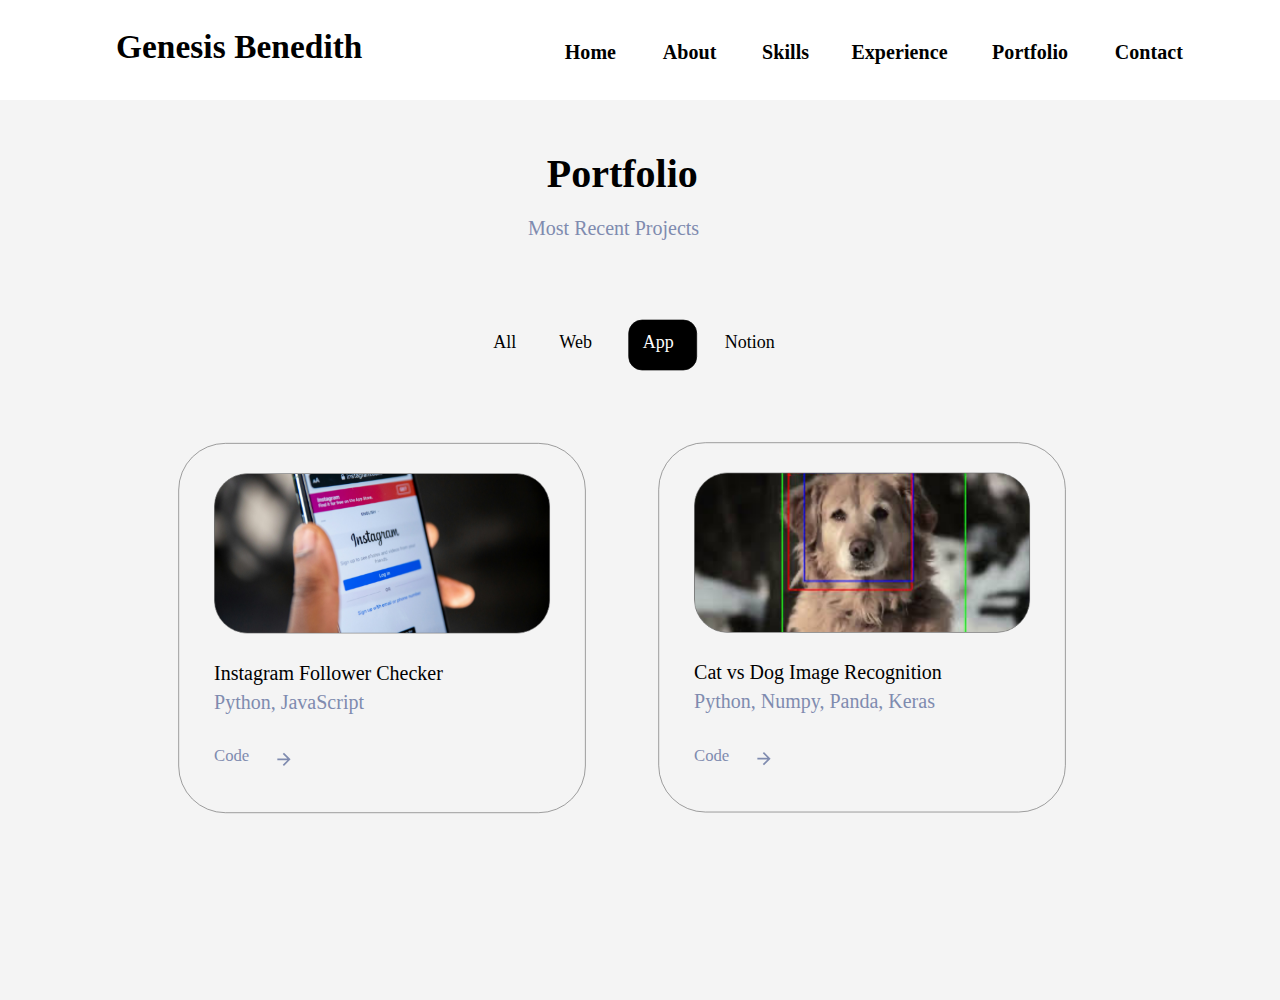
<file: portfolio___app.html>
<!DOCTYPE html>
<html>
<head>
<meta charset="utf-8"/>
<meta http-equiv="X-UA-Compatible" content="IE=edge"/>
<meta name="viewport" content="width=device-width, initial-scale=1.0">
<title>Genesis Benedith | Portfolio</title>
<link rel="icon" type="image/x-icon" href="/GB watermark.png">
<style id="applicationStylesheet" type="text/css">
	.mediaViewInfo {
		--web-view-name: portfolio – app;
		--web-view-id: portfolio__app;
		--web-scale-to-fit: true;
		--web-scale-to-fit-type: width;
		--web-scale-on-resize: true;
		--web-enable-deep-linking: true;
	}
	:root {
		--web-view-ids: portfolio__app;
	}
	* {
		margin: 0;
		padding: 0;
		box-sizing: border-box;
		border: none;
	}
	#portfolio__app {
		position: absolute;
		width: 1920px;
		height: 1500px;
		background-color: rgba(244,244,244,1);
		overflow: hidden;
		--web-view-name: portfolio – app;
		--web-view-id: portfolio__app;
		--web-scale-to-fit: true;
		--web-scale-to-fit-type: width;
		--web-scale-on-resize: true;
		--web-enable-deep-linking: true;
	}
	@keyframes  {
	
	
	}
	@keyframes  {
	
	
	}
	@keyframes  {
	
	
	}
	@keyframes  {
	
	
	}
	@keyframes  {
	
	
	}
	@keyframes  {
	
	
	}
	@keyframes  {
	
	
	}
	@keyframes  {
	
	
	}
	#portfolio_options_p {
		position: absolute;
		width: 441px;
		height: 75px;
		left: 740px;
		top: 480px;
		overflow: visible;
	}
	#Rectangle_4_p {
		fill: rgba(0,0,0,1);
		stroke: rgba(0,0,0,1);
		stroke-width: 1px;
		stroke-linejoin: miter;
		stroke-linecap: butt;
		stroke-miterlimit: 4;
		shape-rendering: auto;
	}
	.Rectangle_4_p {
		position: absolute;
		overflow: visible;
		width: 102px;
		height: 75px;
		left: 203px;
		top: 0px;
	}
	#All_p {
		left: 0px;
		top: 19px;
		position: absolute;
		overflow: visible;
		width: 37px;
		height: 37px;
		--web-animation: fadein undefineds undefined;
		--web-action-type: page;
		--web-action-target: portfolio.html;
		cursor: pointer;
		line-height: 108px;
		margin-top: -40.5px;
		text-align: left;
		font-family: Poppins;
		font-style: normal;
		font-weight: normal;
		font-size: 27px;
		color: rgba(0,0,0,1);
	}
	#Web_p {
		left: 99px;
		top: 19px;
		position: absolute;
		overflow: visible;
		width: 63px;
		height: 37px;
		--web-animation: fadein undefineds undefined;
		--web-action-type: page;
		--web-action-target: portfolio___web.html;
		cursor: pointer;
		line-height: 108px;
		margin-top: -40.5px;
		text-align: left;
		font-family: Poppins;
		font-style: normal;
		font-weight: normal;
		font-size: 27px;
		color: rgba(0,0,0,1);
	}
	#App_p {
		left: 224px;
		top: 19px;
		position: absolute;
		overflow: visible;
		width: 61px;
		height: 37px;
		line-height: 108px;
		margin-top: -40.5px;
		text-align: left;
		font-family: Poppins;
		font-style: normal;
		font-weight: normal;
		font-size: 27px;
		color: rgba(255,255,255,1);
	}
	#Notion_p {
		left: 347px;
		top: 19px;
		position: absolute;
		overflow: visible;
		width: 95px;
		height: 37px;
		--web-animation: fadein undefineds undefined;
		--web-action-type: page;
		--web-action-target: portfolio___notion.html;
		cursor: pointer;
		line-height: 108px;
		margin-top: -40.5px;
		text-align: left;
		font-family: Poppins;
		font-style: normal;
		font-weight: normal;
		font-size: 27px;
		color: rgba(0,0,0,1);
	}
	#Portfolio_p {
		left: 820px;
		top: 231px;
		position: absolute;
		overflow: visible;
		width: 282px;
		height: 84px;
		line-height: 108px;
		margin-top: -24px;
		text-align: left;
		font-family: Poppins;
		font-style: normal;
		font-weight: bold;
		font-size: 60px;
		color: rgba(0,0,0,1);
	}
	#Most_Recent_Projects_p {
		left: 792px;
		top: 328px;
		position: absolute;
		overflow: visible;
		width: 338px;
		height: 43px;
		line-height: 108px;
		margin-top: -39px;
		text-align: left;
		font-family: Poppins;
		font-style: normal;
		font-weight: normal;
		font-size: 30px;
		color: rgba(127,139,175,1);
	}
	#ig_follower_checker_p {
		position: absolute;
		width: 610px;
		height: 554px;
		left: 268px;
		top: 665px;
		overflow: visible;
	}
	#Rectangle_7_p {
		fill: transparent;
		stroke: rgba(112,112,112,1);
		stroke-width: 1px;
		stroke-linejoin: miter;
		stroke-linecap: butt;
		stroke-miterlimit: 4;
		shape-rendering: auto;
	}
	.Rectangle_7_p {
		position: absolute;
		overflow: visible;
		width: 610px;
		height: 554px;
		left: 0px;
		top: 0px;
	}
	#solen-feyissa-KWZa42a1kds-unsp_qa {
		position: absolute;
		width: 504px;
		height: 240px;
		left: 53px;
		top: 45px;
		overflow: visible;
	}
	#Instagram_Follower_Checker_qb {
		left: 53px;
		top: 330px;
		position: absolute;
		overflow: visible;
		width: 445px;
		height: 43px;
		line-height: 108px;
		margin-top: -39px;
		text-align: left;
		font-family: Poppins;
		font-style: normal;
		font-weight: normal;
		font-size: 30px;
		color: rgba(0,0,0,1);
	}
	#Python_JavaScript_qc {
		left: 53px;
		top: 373px;
		position: absolute;
		overflow: visible;
		width: 406px;
		height: 43px;
		line-height: 40px;
		margin-top: -5px;
		text-align: left;
		font-family: Poppins;
		font-style: normal;
		font-weight: normal;
		font-size: 30px;
		color: rgba(127,139,175,1);
	}
	#ig_demo_qd {
		position: absolute;
		width: 119px;
		height: 35px;
		left: 53px;
		top: 456px;
		overflow: visible;
	}
	#Demo_qe {
		left: 0px;
		top: 0px;
		position: absolute;
		overflow: visible;
		width: 106px;
		height: 35px;
		line-height: 40px;
		margin-top: -7.5px;
		text-align: left;
		font-family: Poppins;
		font-style: normal;
		font-weight: normal;
		font-size: 25px;
		color: rgba(127,139,175,1);
	}
	#MDI__arrow-right_qf {
		position: absolute;
		width: 28px;
		height: 28px;
		left: 91px;
		top: 3.5px;
		overflow: visible;
	}
	#Boundary_qg {
		opacity: 0;
		fill: rgba(127,139,175,1);
		stroke: rgba(0,0,0,0);
		stroke-width: 1px;
		stroke-linejoin: miter;
		stroke-linecap: butt;
		stroke-miterlimit: 4;
		shape-rendering: auto;
	}
	.Boundary_qg {
		position: absolute;
		overflow: visible;
		width: 28px;
		height: 28px;
		left: 0px;
		top: 0px;
	}
	#Path__arrow-right_qh {
		fill: rgba(127,139,175,1);
	}
	.Path__arrow-right_qh {
		overflow: visible;
		position: absolute;
		width: 19.84px;
		height: 19.84px;
		left: 4px;
		top: 4px;
		transform: matrix(1,0,0,1,0,0);
	}
	#ai_cats_vs_dogs_qi {
		position: absolute;
		width: 610px;
		height: 554px;
		left: 988px;
		top: 664px;
		overflow: visible;
	}
	#Rectangle_12_qj {
		fill: transparent;
		stroke: rgba(112,112,112,1);
		stroke-width: 1px;
		stroke-linejoin: miter;
		stroke-linecap: butt;
		stroke-miterlimit: 4;
		shape-rendering: auto;
	}
	.Rectangle_12_qj {
		position: absolute;
		overflow: visible;
		width: 610px;
		height: 554px;
		left: 0px;
		top: 0px;
	}
	#n_407d01d62f8c8493b3d0494ccca4_qk {
		position: absolute;
		width: 504px;
		height: 240px;
		left: 53px;
		top: 45px;
		overflow: visible;
	}
	#Cat_vs_Dog_Image_Recognition_ql {
		left: 53px;
		top: 330px;
		position: absolute;
		overflow: visible;
		width: 505px;
		height: 43px;
		line-height: 108px;
		margin-top: -39px;
		text-align: left;
		font-family: Poppins;
		font-style: normal;
		font-weight: normal;
		font-size: 30px;
		color: rgba(0,0,0,1);
	}
	#Python_Numpy_Panda_Keras_qm {
		left: 53px;
		top: 373px;
		position: absolute;
		overflow: visible;
		width: 505px;
		height: 43px;
		line-height: 40px;
		margin-top: -5px;
		text-align: left;
		font-family: Poppins;
		font-style: normal;
		font-weight: normal;
		font-size: 30px;
		color: rgba(127,139,175,1);
	}
	#ai_demo_qn {
		position: absolute;
		width: 119px;
		height: 35px;
		left: 53px;
		top: 456px;
		overflow: visible;
	}
	#Demo_qo {
		left: 0px;
		top: 0px;
		position: absolute;
		overflow: visible;
		width: 106px;
		height: 35px;
		line-height: 40px;
		margin-top: -7.5px;
		text-align: left;
		font-family: Poppins;
		font-style: normal;
		font-weight: normal;
		font-size: 25px;
		color: rgba(127,139,175,1);
	}
	#MDI__arrow-right_qp {
		position: absolute;
		width: 28px;
		height: 28px;
		left: 91px;
		top: 3.5px;
		overflow: visible;
	}
	#Boundary_qq {
		opacity: 0;
		fill: rgba(127,139,175,1);
		stroke: rgba(0,0,0,0);
		stroke-width: 1px;
		stroke-linejoin: miter;
		stroke-linecap: butt;
		stroke-miterlimit: 4;
		shape-rendering: auto;
	}
	.Boundary_qq {
		position: absolute;
		overflow: visible;
		width: 28px;
		height: 28px;
		left: 0px;
		top: 0px;
	}
	#Path__arrow-right_qr {
		fill: rgba(127,139,175,1);
	}
	.Path__arrow-right_qr {
		overflow: visible;
		position: absolute;
		width: 19.84px;
		height: 19.84px;
		left: 4px;
		top: 4px;
		transform: matrix(1,0,0,1,0,0);
	}
	#header_qs {
		position: absolute;
		width: 1920px;
		height: 150px;
		left: 0px;
		top: 0px;
		overflow: visible;
	}
	#Rectangle_2_qt {
		fill: rgba(255,255,255,1);
	}
	.Rectangle_2_qt {
		position: absolute;
		overflow: visible;
		width: 1920px;
		height: 150px;
		left: 0px;
		top: 0px;
	}
	#Genesis_Benedith_qu {
		left: 174px;
		top: 41px;
		position: absolute;
		overflow: visible;
		width: 449px;
		white-space: nowrap;
		text-align: left;
		font-family: Poppins;
		font-style: normal;
		font-weight: bold;
		font-size: 50px;
		color: rgba(0,0,0,1);
		letter-spacing: 0.1px;
	}
	#Home_qv {
		left: 847px;
		top: 61px;
		position: absolute;
		overflow: visible;
		width: 93px;
		white-space: nowrap;
		--web-animation: fadein undefineds undefined;
		--web-action-type: page;
		--web-action-target: index.html;
		cursor: pointer;
		text-align: left;
		font-family: Poppins;
		font-style: normal;
		font-weight: bold;
		font-size: 30px;
		color: rgba(0,0,0,1);
		letter-spacing: 0.1px;
	}
	#Portfolio_qw {
		left: 1488px;
		top: 61px;
		position: absolute;
		overflow: visible;
		width: 130px;
		white-space: nowrap;
		--web-animation: fadein undefineds undefined;
		--web-action-type: page;
		--web-action-target: portfolio.html;
		cursor: pointer;
		text-align: left;
		font-family: Poppins;
		font-style: normal;
		font-weight: bold;
		font-size: 30px;
		color: rgba(0,0,0,1);
		letter-spacing: 0.1px;
	}
	#Contact_qx {
		left: 1672px;
		top: 61px;
		position: absolute;
		overflow: visible;
		width: 126px;
		white-space: nowrap;
		text-align: left;
		font-family: Poppins;
		font-style: normal;
		font-weight: bold;
		font-size: 30px;
		color: rgba(0,0,0,1);
		letter-spacing: 0.1px;
	}
	#Skills_qy {
		left: 1143px;
		top: 61px;
		position: absolute;
		overflow: visible;
		width: 80px;
		white-space: nowrap;
		--web-animation: fadein undefineds undefined;
		--web-action-type: page;
		--web-action-target: skills.html;
		cursor: pointer;
		text-align: left;
		font-family: Poppins;
		font-style: normal;
		font-weight: bold;
		font-size: 30px;
		color: rgba(0,0,0,1);
		letter-spacing: 0.1px;
	}
	#Experience_qz {
		left: 1277px;
		top: 61px;
		position: absolute;
		overflow: visible;
		width: 170px;
		white-space: nowrap;
		--web-animation: fadein undefineds undefined;
		--web-action-type: page;
		--web-action-target: background___experience.html;
		cursor: pointer;
		text-align: left;
		font-family: Poppins;
		font-style: normal;
		font-weight: bold;
		font-size: 30px;
		color: rgba(0,0,0,1);
		letter-spacing: 0.1px;
	}
	#About_q {
		left: 994px;
		top: 61px;
		position: absolute;
		overflow: visible;
		width: 95px;
		white-space: nowrap;
		--web-animation: fadein undefineds undefined;
		--web-action-type: page;
		--web-action-target: about.html;
		cursor: pointer;
		text-align: left;
		font-family: Poppins;
		font-style: normal;
		font-weight: bold;
		font-size: 30px;
		color: rgba(0,0,0,1);
		letter-spacing: 0.1px;
	}
</style>
<script id="applicationScript">
///////////////////////////////////////
// INITIALIZATION
///////////////////////////////////////

/**
 * Functionality for scaling, showing by media query, and navigation between multiple pages on a single page. 
 * Code subject to change.
 **/

if (window.console==null) { window["console"] = { log : function() {} } }; // some browsers do not set console

var Application = function() {
	// event constants
	this.prefix = "--web-";
	this.NAVIGATION_CHANGE = "viewChange";
	this.VIEW_NOT_FOUND = "viewNotFound";
	this.VIEW_CHANGE = "viewChange";
	this.VIEW_CHANGING = "viewChanging";
	this.STATE_NOT_FOUND = "stateNotFound";
	this.APPLICATION_COMPLETE = "applicationComplete";
	this.APPLICATION_RESIZE = "applicationResize";
	this.SIZE_STATE_NAME = "data-is-view-scaled";
	this.STATE_NAME = this.prefix + "state";

	this.lastTrigger = null;
	this.lastView = null;
	this.lastState = null;
	this.lastOverlay = null;
	this.currentView = null;
	this.currentState = null;
	this.currentOverlay = null;
	this.currentQuery = {index: 0, rule: null, mediaText: null, id: null};
	this.inclusionQuery = "(min-width: 0px)";
	this.exclusionQuery = "none and (min-width: 99999px)";
	this.LastModifiedDateLabelName = "LastModifiedDateLabel";
	this.viewScaleSliderId = "ViewScaleSliderInput";
	this.pageRefreshedName = "showPageRefreshedNotification";
	this.application = null;
	this.applicationStylesheet = null;
	this.showByMediaQuery = null;
	this.mediaQueryDictionary = {};
	this.viewsDictionary = {};
	this.addedViews = [];
	this.viewStates = [];
	this.views = [];
	this.viewIds = [];
	this.viewQueries = {};
	this.overlays = {};
	this.overlayIds = [];
	this.numberOfViews = 0;
	this.verticalPadding = 0;
	this.horizontalPadding = 0;
	this.stateName = null;
	this.viewScale = 1;
	this.viewLeft = 0;
	this.viewTop = 0;
	this.horizontalScrollbarsNeeded = false;
	this.verticalScrollbarsNeeded = false;

	// view settings
	this.showUpdateNotification = false;
	this.showNavigationControls = false;
	this.scaleViewsToFit = false;
	this.scaleToFitOnDoubleClick = false;
	this.actualSizeOnDoubleClick = false;
	this.scaleViewsOnResize = false;
	this.navigationOnKeypress = false;
	this.showViewName = false;
	this.enableDeepLinking = true;
	this.refreshPageForChanges = false;
	this.showRefreshNotifications = true;

	// view controls
	this.scaleViewSlider = null;
	this.lastModifiedLabel = null;
	this.supportsPopState = false; // window.history.pushState!=null;
	this.initialized = false;

	// refresh properties
	this.refreshDuration = 250;
	this.lastModifiedDate = null;
	this.refreshRequest = null;
	this.refreshInterval = null;
	this.refreshContent = null;
	this.refreshContentSize = null;
	this.refreshCheckContent = false;
	this.refreshCheckContentSize = false;

	var self = this;

	self.initialize = function(event) {
		var view = self.getVisibleView();
		var views = self.getVisibleViews();
		if (view==null) view = self.getInitialView();
		self.collectViews();
		self.collectOverlays();
		self.collectMediaQueries();

		for (let index = 0; index < views.length; index++) {
			var view = views[index];
			self.setViewOptions(view);
			self.setViewVariables(view);
			self.centerView(view);
		}

		// sometimes the body size is 0 so we call this now and again later
		if (self.initialized) {
			window.addEventListener(self.NAVIGATION_CHANGE, self.viewChangeHandler);
			window.addEventListener("keyup", self.keypressHandler);
			window.addEventListener("keypress", self.keypressHandler);
			window.addEventListener("resize", self.resizeHandler);
			window.document.addEventListener("dblclick", self.doubleClickHandler);

			if (self.supportsPopState) {
				window.addEventListener('popstate', self.popStateHandler);
			}
			else {
				window.addEventListener('hashchange', self.hashChangeHandler);
			}

			// we are ready to go
			window.dispatchEvent(new Event(self.APPLICATION_COMPLETE));
		}

		if (self.initialized==false) {
			if (self.enableDeepLinking) {
				self.syncronizeViewToURL();
			} 
	
			if (self.refreshPageForChanges) {
				self.setupRefreshForChanges();
			}
	
			self.initialized = true;
		}
		
		if (self.scaleViewsToFit) {
			self.viewScale = self.scaleViewToFit(view);
			
			if (self.viewScale<0) {
				setTimeout(self.scaleViewToFit, 500, view);
			}
		}
		else if (view) {
			self.viewScale = self.getViewScaleValue(view);
			self.centerView(view);
			self.updateSliderValue(self.viewScale);
		}
		else {
			// no view found
		}
	
		if (self.showUpdateNotification) {
			self.showNotification();
		}

		//"addEventListener" in window ? null : window.addEventListener = window.attachEvent;
		//"addEventListener" in document ? null : document.addEventListener = document.attachEvent;
	}


	///////////////////////////////////////
	// AUTO REFRESH 
	///////////////////////////////////////

	self.setupRefreshForChanges = function() {
		self.refreshRequest = new XMLHttpRequest();

		if (!self.refreshRequest) {
			return false;
		}

		// get document start values immediately
		self.requestRefreshUpdate();
	}

	/**
	 * Attempt to check the last modified date by the headers 
	 * or the last modified property from the byte array (experimental)
	 **/
	self.requestRefreshUpdate = function() {
		var url = document.location.href;
		var protocol = window.location.protocol;
		var method;
		
		try {

			if (self.refreshCheckContentSize) {
				self.refreshRequest.open('HEAD', url, true);
			}
			else if (self.refreshCheckContent) {
				self.refreshContent = document.documentElement.outerHTML;
				self.refreshRequest.open('GET', url, true);
				self.refreshRequest.responseType = "text";
			}
			else {

				// get page last modified date for the first call to compare to later
				if (self.lastModifiedDate==null) {

					// File system does not send headers in FF so get blob if possible
					if (protocol=="file:") {
						self.refreshRequest.open("GET", url, true);
						self.refreshRequest.responseType = "blob";
					}
					else {
						self.refreshRequest.open("HEAD", url, true);
						self.refreshRequest.responseType = "blob";
					}

					self.refreshRequest.onload = self.refreshOnLoadOnceHandler;

					// In some browsers (Chrome & Safari) this error occurs at send: 
					// 
					// Chrome - Access to XMLHttpRequest at 'file:///index.html' from origin 'null' 
					// has been blocked by CORS policy: 
					// Cross origin requests are only supported for protocol schemes: 
					// http, data, chrome, chrome-extension, https.
					// 
					// Safari - XMLHttpRequest cannot load file:///Users/user/Public/index.html. Cross origin requests are only supported for HTTP.
					// 
					// Solution is to run a local server, set local permissions or test in another browser
					self.refreshRequest.send(null);

					// In MS browsers the following behavior occurs possibly due to an AJAX call to check last modified date: 
					// 
					// DOM7011: The code on this page disabled back and forward caching.

					// In Brave (Chrome) error when on the server
					// index.js:221 HEAD https://www.example.com/ net::ERR_INSUFFICIENT_RESOURCES
					// self.refreshRequest.send(null);

				}
				else {
					self.refreshRequest = new XMLHttpRequest();
					self.refreshRequest.onreadystatechange = self.refreshHandler;
					self.refreshRequest.ontimeout = function() {
						self.log("Couldn't find page to check for updates");
					}
					
					var method;
					if (protocol=="file:") {
						method = "GET";
					}
					else {
						method = "HEAD";
					}

					//refreshRequest.open('HEAD', url, true);
					self.refreshRequest.open(method, url, true);
					self.refreshRequest.responseType = "blob";
					self.refreshRequest.send(null);
				}
			}
		}
		catch (error) {
			self.log("Refresh failed for the following reason:")
			self.log(error);
		}
	}

	self.refreshHandler = function() {
		var contentSize;

		try {

			if (self.refreshRequest.readyState === XMLHttpRequest.DONE) {
				
				if (self.refreshRequest.status === 2 || 
					self.refreshRequest.status === 200) {
					var pageChanged = false;

					self.updateLastModifiedLabel();

					if (self.refreshCheckContentSize) {
						var lastModifiedHeader = self.refreshRequest.getResponseHeader("Last-Modified");
						contentSize = self.refreshRequest.getResponseHeader("Content-Length");
						//lastModifiedDate = refreshRequest.getResponseHeader("Last-Modified");
						var headers = self.refreshRequest.getAllResponseHeaders();
						var hasContentHeader = headers.indexOf("Content-Length")!=-1;
						
						if (hasContentHeader) {
							contentSize = self.refreshRequest.getResponseHeader("Content-Length");

							// size has not been set yet
							if (self.refreshContentSize==null) {
								self.refreshContentSize = contentSize;
								// exit and let interval call this method again
								return;
							}

							if (contentSize!=self.refreshContentSize) {
								pageChanged = true;
							}
						}
					}
					else if (self.refreshCheckContent) {

						if (self.refreshRequest.responseText!=self.refreshContent) {
							pageChanged = true;
						}
					}
					else {
						lastModifiedHeader = self.getLastModified(self.refreshRequest);

						if (self.lastModifiedDate!=lastModifiedHeader) {
							self.log("lastModifiedDate:" + self.lastModifiedDate + ",lastModifiedHeader:" +lastModifiedHeader);
							pageChanged = true;
						}

					}

					
					if (pageChanged) {
						clearInterval(self.refreshInterval);
						self.refreshUpdatedPage();
						return;
					}

				}
				else {
					self.log('There was a problem with the request.');
				}

			}
		}
		catch( error ) {
			//console.log('Caught Exception: ' + error);
		}
	}

	self.refreshOnLoadOnceHandler = function(event) {

		// get the last modified date
		if (self.refreshRequest.response) {
			self.lastModifiedDate = self.getLastModified(self.refreshRequest);

			if (self.lastModifiedDate!=null) {

				if (self.refreshInterval==null) {
					self.refreshInterval = setInterval(self.requestRefreshUpdate, self.refreshDuration);
				}
			}
			else {
				self.log("Could not get last modified date from the server");
			}
		}
	}

	self.refreshUpdatedPage = function() {
		if (self.showRefreshNotifications) {
			var date = new Date().setTime((new Date().getTime()+10000));
			document.cookie = encodeURIComponent(self.pageRefreshedName) + "=true" + "; max-age=6000;" + " path=/";
		}

		document.location.reload(true);
	}

	self.showNotification = function(duration) {
		var notificationID = self.pageRefreshedName+"ID";
		var notification = document.getElementById(notificationID);
		if (duration==null) duration = 4000;

		if (notification!=null) {return;}

		notification = document.createElement("div");
		notification.id = notificationID;
		notification.textContent = "PAGE UPDATED";
		var styleRule = ""
		styleRule = "position: fixed; padding: 7px 16px 6px 16px; font-family: Arial, sans-serif; font-size: 10px; font-weight: bold; left: 50%;";
		styleRule += "top: 20px; background-color: rgba(0,0,0,.5); border-radius: 12px; color:rgb(235, 235, 235); transition: all 2s linear;";
		styleRule += "transform: translateX(-50%); letter-spacing: .5px; filter: drop-shadow(2px 2px 6px rgba(0, 0, 0, .1)); cursor: pointer";
		notification.setAttribute("style", styleRule);

		notification.className = "PageRefreshedClass";
		notification.addEventListener("click", function() {
			notification.parentNode.removeChild(notification);
		});
		
		document.body.appendChild(notification);

		setTimeout(function() {
			notification.style.opacity = "0";
			notification.style.filter = "drop-shadow( 0px 0px 0px rgba(0,0,0, .5))";
			setTimeout(function() {
				try {
					notification.parentNode.removeChild(notification);
				} catch(error) {}
			}, duration)
		}, duration);

		document.cookie = encodeURIComponent(self.pageRefreshedName) + "=; max-age=1; path=/";
	}

	/**
	 * Get the last modified date from the header 
	 * or file object after request has been received
	 **/
	self.getLastModified = function(request) {
		var date;

		// file protocol - FILE object with last modified property
		if (request.response && request.response.lastModified) {
			date = request.response.lastModified;
		}
		
		// http protocol - check headers
		if (date==null) {
			date = request.getResponseHeader("Last-Modified");
		}

		return date;
	}

	self.updateLastModifiedLabel = function() {
		var labelValue = "";
		
		if (self.lastModifiedLabel==null) {
			self.lastModifiedLabel = document.getElementById("LastModifiedLabel");
		}

		if (self.lastModifiedLabel) {
			var seconds = parseInt(((new Date().getTime() - Date.parse(document.lastModified)) / 1000 / 60) * 100 + "");
			var minutes = 0;
			var hours = 0;

			if (seconds < 60) {
				seconds = Math.floor(seconds/10)*10;
				labelValue = seconds + " seconds";
			}
			else {
				minutes = parseInt((seconds/60) + "");

				if (minutes>60) {
					hours = parseInt((seconds/60/60) +"");
					labelValue += hours==1 ? " hour" : " hours";
				}
				else {
					labelValue = minutes+"";
					labelValue += minutes==1 ? " minute" : " minutes";
				}
			}
			
			if (seconds<10) {
				labelValue = "Updated now";
			}
			else {
				labelValue = "Updated " + labelValue + " ago";
			}

			if (self.lastModifiedLabel.firstElementChild) {
				self.lastModifiedLabel.firstElementChild.textContent = labelValue;

			}
			else if ("textContent" in self.lastModifiedLabel) {
				self.lastModifiedLabel.textContent = labelValue;
			}
		}
	}

	self.getShortString = function(string, length) {
		if (length==null) length = 30;
		string = string!=null ? string.substr(0, length).replace(/\n/g, "") : "[String is null]";
		return string;
	}

	self.getShortNumber = function(value, places) {
		if (places==null || places<1) places = 4;
		value = Math.round(value * Math.pow(10,places)) / Math.pow(10, places);
		return value;
	}

	///////////////////////////////////////
	// NAVIGATION CONTROLS
	///////////////////////////////////////

	self.updateViewLabel = function() {
		var viewNavigationLabel = document.getElementById("ViewNavigationLabel");
		var view = self.getVisibleView();
		var viewIndex = view ? self.getViewIndex(view) : -1;
		var viewName = view ? self.getViewPreferenceValue(view, self.prefix + "view-name") : null;
		var viewId = view ? view.id : null;

		if (viewNavigationLabel && view) {
			if (viewName && viewName.indexOf('"')!=-1) {
				viewName = viewName.replace(/"/g, "");
			}

			if (self.showViewName) {
				viewNavigationLabel.textContent = viewName;
				self.setTooltip(viewNavigationLabel, viewIndex + 1 + " of " + self.numberOfViews);
			}
			else {
				viewNavigationLabel.textContent = viewIndex + 1 + " of " + self.numberOfViews;
				self.setTooltip(viewNavigationLabel, viewName);
			}

		}
	}

	self.updateURL = function(view) {
		view = view == null ? self.getVisibleView() : view;
		var viewId = view ? view.id : null
		var viewFragment = view ? "#"+ viewId : null;

		if (viewId && self.viewIds.length>1 && self.enableDeepLinking) {

			if (self.supportsPopState==false) {
				self.setFragment(viewId);
			}
			else {
				if (viewFragment!=window.location.hash) {

					if (window.location.hash==null) {
						window.history.replaceState({name:viewId}, null, viewFragment);
					}
					else {
						window.history.pushState({name:viewId}, null, viewFragment);
					}
				}
			}
		}
	}

	self.updateURLState = function(view, stateName) {
		stateName = view && (stateName=="" || stateName==null) ? self.getStateNameByViewId(view.id) : stateName;

		if (self.supportsPopState==false) {
			self.setFragment(stateName);
		}
		else {
			if (stateName!=window.location.hash) {

				if (window.location.hash==null) {
					window.history.replaceState({name:view.viewId}, null, stateName);
				}
				else {
					window.history.pushState({name:view.viewId}, null, stateName);
				}
			}
		}
	}

	self.setFragment = function(value) {
		window.location.hash = "#" + value;
	}

	self.setTooltip = function(element, value) {
		// setting the tooltip in edge causes a page crash on hover
		if (/Edge/.test(navigator.userAgent)) { return; }

		if ("title" in element) {
			element.title = value;
		}
	}

	self.getStylesheetRules = function(styleSheet) {
		try {
			if (styleSheet) return styleSheet.cssRules || styleSheet.rules;
	
			return document.styleSheets[0]["cssRules"] || document.styleSheets[0]["rules"];
		}
		catch (error) {
			// ERRORS:
			// SecurityError: The operation is insecure.
			// Errors happen when script loads before stylesheet or loading an external css locally

			// InvalidAccessError: A parameter or an operation is not supported by the underlying object
			// Place script after stylesheet

			console.log(error);
			if (error.toString().indexOf("The operation is insecure")!=-1) {
				console.log("Load the stylesheet before the script or load the stylesheet inline until it can be loaded on a server")
			}
			return [];
		}
	}

	/**
	 * If single page application hide all of the views. 
	 * @param {Number} selectedIndex if provided shows the view at index provided
	 **/
	self.hideViews = function(selectedIndex, animation) {
		var rules = self.getStylesheetRules();
		var queryIndex = 0;
		var numberOfRules = rules!=null ? rules.length : 0;

		// loop through rules and hide media queries except selected
		for (var i=0;i<numberOfRules;i++) {
			var rule = rules[i];
			var cssText = rule && rule.cssText;

			if (rule.media!=null && cssText.match("--web-view-name:")) {

				if (queryIndex==selectedIndex) {
					self.currentQuery.mediaText = rule.conditionText;
					self.currentQuery.index = selectedIndex;
					self.currentQuery.rule = rule;
					self.enableMediaQuery(rule);
				}
				else {
					if (animation) {
						self.fadeOut(rule)
					}
					else {
						self.disableMediaQuery(rule);
					}
				}
				
				queryIndex++;
			}
		}

		self.numberOfViews = queryIndex;
		self.updateViewLabel();
		self.updateURL();

		self.dispatchViewChange();

		var view = self.getVisibleView();
		var viewIndex = view ? self.getViewIndex(view) : -1;

		return viewIndex==selectedIndex ? view : null;
	}

	/**
	 * If single page application hide all of the views. 
	 * @param {HTMLElement} selectedView if provided shows the view passed in
	 **/
	 self.hideAllViews = function(selectedView, animation) {
		var views = self.views;
		var queryIndex = 0;
		var numberOfViews = views!=null ? views.length : 0;

		// loop through rules and hide media queries except selected
		for (var i=0;i<numberOfViews;i++) {
			var viewData = views[i];
			var view = viewData && viewData.view;
			var mediaRule = viewData && viewData.mediaRule;
			
			if (view==selectedView) {
				self.currentQuery.mediaText = mediaRule.conditionText;
				self.currentQuery.index = queryIndex;
				self.currentQuery.rule = mediaRule;
				self.enableMediaQuery(mediaRule);
			}
			else {
				if (animation) {
					self.fadeOut(mediaRule)
				}
				else {
					self.disableMediaQuery(mediaRule);
				}
			}
			
			queryIndex++;
		}

		self.numberOfViews = queryIndex;
		self.updateViewLabel();
		self.updateURL();
		self.dispatchViewChange();

		var visibleView = self.getVisibleView();

		return visibleView==selectedView ? selectedView : null;
	}

	/**
	 * Hide view
	 * @param {Object} view element to hide
	 **/
	self.hideView = function(view) {
		var rule = view ? self.mediaQueryDictionary[view.id] : null;

		if (rule) {
			self.disableMediaQuery(rule);
		}
	}

	/**
	 * Hide overlay
	 * @param {Object} overlay element to hide
	 **/
	self.hideOverlay = function(overlay) {
		var rule = overlay ? self.mediaQueryDictionary[overlay.id] : null;

		if (rule) {
			self.disableMediaQuery(rule);

			//if (self.showByMediaQuery) {
				overlay.style.display = "none";
			//}
		}
	}

	/**
	 * Show the view by media query. Does not hide current views
	 * Sets view options by default
	 * @param {Object} view element to show
	 * @param {Boolean} setViewOptions sets view options if null or true
	 */
	self.showViewByMediaQuery = function(view, setViewOptions) {
		var id = view ? view.id : null;
		var query = id ? self.mediaQueryDictionary[id] : null;
		var isOverlay = view ? self.isOverlay(view) : false;
		setViewOptions = setViewOptions==null ? true : setViewOptions;

		if (query) {
			self.enableMediaQuery(query);

			if (isOverlay && view && setViewOptions) {
				self.setViewVariables(null, view);
			}
			else {
				if (view && setViewOptions) self.setViewOptions(view);
				if (view && setViewOptions) self.setViewVariables(view);
			}
		}
	}

	/**
	 * Show the view. Does not hide current views
	 */
	self.showView = function(view, setViewOptions) {
		var id = view ? view.id : null;
		var query = id ? self.mediaQueryDictionary[id] : null;
		var display = null;
		setViewOptions = setViewOptions==null ? true : setViewOptions;

		if (query) {
			self.enableMediaQuery(query);
			if (view==null) view =self.getVisibleView();
			if (view && setViewOptions) self.setViewOptions(view);
		}
		else if (id) {
			display = window.getComputedStyle(view).getPropertyValue("display");
			if (display=="" || display=="none") {
				view.style.display = "block";
			}
		}

		if (view) {
			if (self.currentView!=null) {
				self.lastView = self.currentView;
			}

			self.currentView = view;
		}
	}

	self.showViewById = function(id, setViewOptions) {
		var view = id ? self.getViewById(id) : null;

		if (view) {
			self.showView(view);
			return;
		}

		self.log("View not found '" + id + "'");
	}

	self.getElementView = function(element) {
		var view = element;
		var viewFound = false;

		while (viewFound==false || view==null) {
			if (view && self.viewsDictionary[view.id]) {
				return view;
			}
			view = view.parentNode;
		}
	}

	/**
	 * Show overlay over view
	 * @param {Event | HTMLElement} event event or html element with styles applied
	 * @param {String} id id of view or view reference
	 * @param {Number} x x location
	 * @param {Number} y y location
	 */
	self.showOverlay = function(event, id, x, y) {
		var overlay = id && typeof id === 'string' ? self.getViewById(id) : id ? id : null;
		var query = overlay ? self.mediaQueryDictionary[overlay.id] : null;
		var centerHorizontally = false;
		var centerVertically = false;
		var anchorLeft = false;
		var anchorTop = false;
		var anchorRight = false;
		var anchorBottom = false;
		var display = null;
		var reparent = true;
		var view = null;
		
		if (overlay==null || overlay==false) {
			self.log("Overlay not found, '"+ id + "'");
			return;
		}

		// get enter animation - event target must have css variables declared
		if (event) {
			var button = event.currentTarget || event; // can be event or htmlelement
			var buttonComputedStyles = getComputedStyle(button);
			var actionTargetValue = buttonComputedStyles.getPropertyValue(self.prefix+"action-target").trim();
			var animation = buttonComputedStyles.getPropertyValue(self.prefix+"animation").trim();
			var isAnimated = animation!="";
			var targetType = buttonComputedStyles.getPropertyValue(self.prefix+"action-type").trim();
			var actionTarget = self.application ? null : self.getElement(actionTargetValue);
			var actionTargetStyles = actionTarget ? actionTarget.style : null;

			if (actionTargetStyles) {
				actionTargetStyles.setProperty("animation", animation);
			}

			if ("stopImmediatePropagation" in event) {
				event.stopImmediatePropagation();
			}
		}
		
		if (self.application==false || targetType=="page") {
			document.location.href = "./" + actionTargetValue;
			return;
		}

		// remove any current overlays
		if (self.currentOverlay) {

			// act as switch if same button
			if (self.currentOverlay==actionTarget || self.currentOverlay==null) {
				if (self.lastTrigger==button) {
					self.removeOverlay(isAnimated);
					return;
				}
			}
			else {
				self.removeOverlay(isAnimated);
			}
		}

		if (reparent) {
			view = self.getElementView(button);
			if (view) {
				view.appendChild(overlay);
			}
		}

		if (query) {
			//self.setElementAnimation(overlay, null);
			//overlay.style.animation = animation;
			self.enableMediaQuery(query);
			
			var display = overlay && overlay.style.display;
			
			if (overlay && display=="" || display=="none") {
				overlay.style.display = "block";
				//self.setViewOptions(overlay);
			}

			// add animation defined in event target style declaration
			if (animation && self.supportAnimations) {
				self.fadeIn(overlay, false, animation);
			}
		}
		else if (id) {

			display = window.getComputedStyle(overlay).getPropertyValue("display");

			if (display=="" || display=="none") {
				overlay.style.display = "block";
			}

			// add animation defined in event target style declaration
			if (animation && self.supportAnimations) {
				self.fadeIn(overlay, false, animation);
			}
		}

		// do not set x or y position if centering
		var horizontal = self.prefix + "center-horizontally";
		var vertical = self.prefix + "center-vertically";
		var style = overlay.style;
		var transform = [];

		centerHorizontally = self.getIsStyleDefined(id, horizontal) ? self.getViewPreferenceBoolean(overlay, horizontal) : false;
		centerVertically = self.getIsStyleDefined(id, vertical) ? self.getViewPreferenceBoolean(overlay, vertical) : false;
		anchorLeft = self.getIsStyleDefined(id, "left");
		anchorRight = self.getIsStyleDefined(id, "right");
		anchorTop = self.getIsStyleDefined(id, "top");
		anchorBottom = self.getIsStyleDefined(id, "bottom");

		
		if (self.viewsDictionary[overlay.id] && self.viewsDictionary[overlay.id].styleDeclaration) {
			style = self.viewsDictionary[overlay.id].styleDeclaration.style;
		}
		
		if (centerHorizontally) {
			style.left = "50%";
			style.transformOrigin = "0 0";
			transform.push("translateX(-50%)");
		}
		else if (anchorRight && anchorLeft) {
			style.left = x + "px";
		}
		else if (anchorRight) {
			//style.right = x + "px";
		}
		else {
			style.left = x + "px";
		}
		
		if (centerVertically) {
			style.top = "50%";
			transform.push("translateY(-50%)");
			style.transformOrigin = "0 0";
		}
		else if (anchorTop && anchorBottom) {
			style.top = y + "px";
		}
		else if (anchorBottom) {
			//style.bottom = y + "px";
		}
		else {
			style.top = y + "px";
		}

		if (transform.length) {
			style.transform = transform.join(" ");
		}

		self.currentOverlay = overlay;
		self.lastTrigger = button;
	}

	self.goBack = function() {
		if (self.currentOverlay) {
			self.removeOverlay();
		}
		else if (self.lastView) {
			self.goToView(self.lastView.id);
		}
	}

	self.removeOverlay = function(animate) {
		var overlay = self.currentOverlay;
		animate = animate===false ? false : true;

		if (overlay) {
			var style = overlay.style;
			
			if (style.animation && self.supportAnimations && animate) {
				self.reverseAnimation(overlay, true);

				var duration = self.getAnimationDuration(style.animation, true);
		
				setTimeout(function() {
					self.setElementAnimation(overlay, null);
					self.hideOverlay(overlay);
					self.currentOverlay = null;
				}, duration);
			}
			else {
				self.setElementAnimation(overlay, null);
				self.hideOverlay(overlay);
				self.currentOverlay = null;
			}
		}
	}

	/**
	 * Reverse the animation and hide after
	 * @param {Object} target element with animation
	 * @param {Boolean} hide hide after animation ends
	 */
	self.reverseAnimation = function(target, hide) {
		var lastAnimation = null;
		var style = target.style;

		style.animationPlayState = "paused";
		lastAnimation = style.animation;
		style.animation = null;
		style.animationPlayState = "paused";

		if (hide) {
			//target.addEventListener("animationend", self.animationEndHideHandler);
	
			var duration = self.getAnimationDuration(lastAnimation, true);
			var isOverlay = self.isOverlay(target);
	
			setTimeout(function() {
				self.setElementAnimation(target, null);

				if (isOverlay) {
					self.hideOverlay(target);
				}
				else {
					self.hideView(target);
				}
			}, duration);
		}

		setTimeout(function() {
			style.animation = lastAnimation;
			style.animationPlayState = "paused";
			style.animationDirection = "reverse";
			style.animationPlayState = "running";
		}, 30);
	}

	self.animationEndHandler = function(event) {
		var target = event.currentTarget;
		self.dispatchEvent(new Event(event.type));
	}

	self.isOverlay = function(view) {
		var result = view ? self.getViewPreferenceBoolean(view, self.prefix + "is-overlay") : false;

		return result;
	}

	self.animationEndHideHandler = function(event) {
		var target = event.currentTarget;
		self.setViewVariables(null, target);
		self.hideView(target);
		target.removeEventListener("animationend", self.animationEndHideHandler);
	}

	self.animationEndShowHandler = function(event) {
		var target = event.currentTarget;
		target.removeEventListener("animationend", self.animationEndShowHandler);
	}

	self.setViewOptions = function(view) {

		if (view) {
			self.minimumScale = self.getViewPreferenceValue(view, self.prefix + "minimum-scale");
			self.maximumScale = self.getViewPreferenceValue(view, self.prefix + "maximum-scale");
			self.scaleViewsToFit = self.getViewPreferenceBoolean(view, self.prefix + "scale-to-fit");
			self.scaleToFitType = self.getViewPreferenceValue(view, self.prefix + "scale-to-fit-type");
			self.scaleToFitOnDoubleClick = self.getViewPreferenceBoolean(view, self.prefix + "scale-on-double-click");
			self.actualSizeOnDoubleClick = self.getViewPreferenceBoolean(view, self.prefix + "actual-size-on-double-click");
			self.scaleViewsOnResize = self.getViewPreferenceBoolean(view, self.prefix + "scale-on-resize");
			self.enableScaleUp = self.getViewPreferenceBoolean(view, self.prefix + "enable-scale-up");
			self.centerHorizontally = self.getViewPreferenceBoolean(view, self.prefix + "center-horizontally");
			self.centerVertically = self.getViewPreferenceBoolean(view, self.prefix + "center-vertically");
			self.navigationOnKeypress = self.getViewPreferenceBoolean(view, self.prefix + "navigate-on-keypress");
			self.showViewName = self.getViewPreferenceBoolean(view, self.prefix + "show-view-name");
			self.refreshPageForChanges = self.getViewPreferenceBoolean(view, self.prefix + "refresh-for-changes");
			self.refreshPageForChangesInterval = self.getViewPreferenceValue(view, self.prefix + "refresh-interval");
			self.showNavigationControls = self.getViewPreferenceBoolean(view, self.prefix + "show-navigation-controls");
			self.scaleViewSlider = self.getViewPreferenceBoolean(view, self.prefix + "show-scale-controls");
			self.enableDeepLinking = self.getViewPreferenceBoolean(view, self.prefix + "enable-deep-linking");
			self.singlePageApplication = self.getViewPreferenceBoolean(view, self.prefix + "application");
			self.showByMediaQuery = self.getViewPreferenceBoolean(view, self.prefix + "show-by-media-query");
			self.showUpdateNotification = document.cookie!="" ? document.cookie.indexOf(self.pageRefreshedName)!=-1 : false;
			self.imageComparisonDuration = self.getViewPreferenceValue(view, self.prefix + "image-comparison-duration");
			self.supportAnimations = self.getViewPreferenceBoolean(view, self.prefix + "enable-animations", true);

			if (self.scaleViewsToFit) {
				var newScaleValue = self.scaleViewToFit(view);
				
				if (newScaleValue<0) {
					setTimeout(self.scaleViewToFit, 500, view);
				}
			}
			else {
				self.viewScale = self.getViewScaleValue(view);
				self.viewToFitWidthScale = self.getViewFitToViewportWidthScale(view, self.enableScaleUp)
				self.viewToFitHeightScale = self.getViewFitToViewportScale(view, self.enableScaleUp);
				self.updateSliderValue(self.viewScale);
			}

			if (self.imageComparisonDuration!=null) {
				// todo
			}

			if (self.refreshPageForChangesInterval!=null) {
				self.refreshDuration = Number(self.refreshPageForChangesInterval);
			}
		}
	}

	self.previousView = function(event) {
		var rules = self.getStylesheetRules();
		var view = self.getVisibleView()
		var index = view ? self.getViewIndex(view) : -1;
		var prevQueryIndex = index!=-1 ? index-1 : self.currentQuery.index-1;
		var queryIndex = 0;
		var numberOfRules = rules!=null ? rules.length : 0;

		if (event) {
			event.stopImmediatePropagation();
		}

		if (prevQueryIndex<0) {
			return;
		}

		// loop through rules and hide media queries except selected
		for (var i=0;i<numberOfRules;i++) {
			var rule = rules[i];
			
			if (rule.media!=null) {

				if (queryIndex==prevQueryIndex) {
					self.currentQuery.mediaText = rule.conditionText;
					self.currentQuery.index = prevQueryIndex;
					self.currentQuery.rule = rule;
					self.enableMediaQuery(rule);
					self.updateViewLabel();
					self.updateURL();
					self.dispatchViewChange();
				}
				else {
					self.disableMediaQuery(rule);
				}

				queryIndex++;
			}
		}
	}

	self.nextView = function(event) {
		var rules = self.getStylesheetRules();
		var view = self.getVisibleView();
		var index = view ? self.getViewIndex(view) : -1;
		var nextQueryIndex = index!=-1 ? index+1 : self.currentQuery.index+1;
		var queryIndex = 0;
		var numberOfRules = rules!=null ? rules.length : 0;
		var numberOfMediaQueries = self.getNumberOfMediaRules();

		if (event) {
			event.stopImmediatePropagation();
		}

		if (nextQueryIndex>=numberOfMediaQueries) {
			return;
		}

		// loop through rules and hide media queries except selected
		for (var i=0;i<numberOfRules;i++) {
			var rule = rules[i];
			
			if (rule.media!=null) {

				if (queryIndex==nextQueryIndex) {
					self.currentQuery.mediaText = rule.conditionText;
					self.currentQuery.index = nextQueryIndex;
					self.currentQuery.rule = rule;
					self.enableMediaQuery(rule);
					self.updateViewLabel();
					self.updateURL();
					self.dispatchViewChange();
				}
				else {
					self.disableMediaQuery(rule);
				}

				queryIndex++;
			}
		}
	}

	/**
	 * Enables a view via media query
	 */
	self.enableMediaQuery = function(rule) {

		try {
			rule.media.mediaText = self.inclusionQuery;
		}
		catch(error) {
			//self.log(error);
			rule.conditionText = self.inclusionQuery;
		}
	}

	self.disableMediaQuery = function(rule) {

		try {
			rule.media.mediaText = self.exclusionQuery;
		}
		catch(error) {
			rule.conditionText = self.exclusionQuery;
		}
	}

	self.dispatchViewChange = function() {
		try {
			var event = new Event(self.NAVIGATION_CHANGE);
			window.dispatchEvent(event);
		}
		catch (error) {
			// In IE 11: Object doesn't support this action
		}
	}

	self.getNumberOfMediaRules = function() {
		var rules = self.getStylesheetRules();
		var numberOfRules = rules ? rules.length : 0;
		var numberOfQueries = 0;

		for (var i=0;i<numberOfRules;i++) {
			if (rules[i].media!=null) { numberOfQueries++; }
		}
		
		return numberOfQueries;
	}

	/////////////////////////////////////////
	// VIEW SCALE 
	/////////////////////////////////////////

	self.sliderChangeHandler = function(event) {
		var value = self.getShortNumber(event.currentTarget.value/100);
		var view = self.getVisibleView();
		self.setViewScaleValue(view, false, value, true);
	}

	self.updateSliderValue = function(scale) {
		var slider = document.getElementById(self.viewScaleSliderId);
		var tooltip = parseInt(scale * 100 + "") + "%";
		var inputType;
		var inputValue;
		
		if (slider) {
			inputValue = self.getShortNumber(scale * 100);
			if (inputValue!=slider["value"]) {
				slider["value"] = inputValue;
			}
			inputType = slider.getAttributeNS(null, "type");

			if (inputType!="range") {
				// input range is not supported
				slider.style.display = "none";
			}

			self.setTooltip(slider, tooltip);
		}
	}

	self.viewChangeHandler = function(event) {
		var view = self.getVisibleView();
		var matrix = view ? getComputedStyle(view).transform : null;
		
		if (matrix) {
			self.viewScale = self.getViewScaleValue(view);
			
			var scaleNeededToFit = self.getViewFitToViewportScale(view);
			var isViewLargerThanViewport = scaleNeededToFit<1;
			
			// scale large view to fit if scale to fit is enabled
			if (self.scaleViewsToFit) {
				self.scaleViewToFit(view);
			}
			else {
				self.updateSliderValue(self.viewScale);
			}
		}
	}

	self.getViewScaleValue = function(view) {
		var matrix = getComputedStyle(view).transform;

		if (matrix) {
			var matrixArray = matrix.replace("matrix(", "").split(",");
			var scaleX = parseFloat(matrixArray[0]);
			var scaleY = parseFloat(matrixArray[3]);
			var scale = Math.min(scaleX, scaleY);
		}

		return scale;
	}

	/**
	 * Scales view to scale. 
	 * @param {Object} view view to scale. views are in views array
	 * @param {Boolean} scaleToFit set to true to scale to fit. set false to use desired scale value
	 * @param {Number} desiredScale scale to define. not used if scale to fit is false
	 * @param {Boolean} isSliderChange indicates if slider is callee
	 */
	self.setViewScaleValue = function(view, scaleToFit, desiredScale, isSliderChange) {
		var enableScaleUp = self.enableScaleUp;
		var scaleToFitType = self.scaleToFitType;
		var minimumScale = self.minimumScale;
		var maximumScale = self.maximumScale;
		var hasMinimumScale = !isNaN(minimumScale) && minimumScale!="";
		var hasMaximumScale = !isNaN(maximumScale) && maximumScale!="";
		var scaleNeededToFit = self.getViewFitToViewportScale(view, enableScaleUp);
		var scaleNeededToFitWidth = self.getViewFitToViewportWidthScale(view, enableScaleUp);
		var scaleNeededToFitHeight = self.getViewFitToViewportHeightScale(view, enableScaleUp);
		var scaleToFitFull = self.getViewFitToViewportScale(view, true);
		var scaleToFitFullWidth = self.getViewFitToViewportWidthScale(view, true);
		var scaleToFitFullHeight = self.getViewFitToViewportHeightScale(view, true);
		var scaleToWidth = scaleToFitType=="width";
		var scaleToHeight = scaleToFitType=="height";
		var shrunkToFit = false;
		var topPosition = null;
		var leftPosition = null;
		var translateY = null;
		var translateX = null;
		var transformValue = "";
		var canCenterVertically = true;
		var canCenterHorizontally = true;
		var style = view.style;

		if (view && self.viewsDictionary[view.id] && self.viewsDictionary[view.id].styleDeclaration) {
			style = self.viewsDictionary[view.id].styleDeclaration.style;
		}

		if (scaleToFit && isSliderChange!=true) {
			if (scaleToFitType=="fit" || scaleToFitType=="") {
				desiredScale = scaleNeededToFit;
			}
			else if (scaleToFitType=="width") {
				desiredScale = scaleNeededToFitWidth;
			}
			else if (scaleToFitType=="height") {
				desiredScale = scaleNeededToFitHeight;
			}
		}
		else {
			if (isNaN(desiredScale)) {
				desiredScale = 1;
			}
		}

		self.updateSliderValue(desiredScale);
		
		// scale to fit width
		if (scaleToWidth && scaleToHeight==false) {
			canCenterVertically = scaleNeededToFitHeight>=scaleNeededToFitWidth;
			canCenterHorizontally = scaleNeededToFitWidth>=1 && enableScaleUp==false;

			if (isSliderChange) {
				canCenterHorizontally = desiredScale<scaleToFitFullWidth;
			}
			else if (scaleToFit) {
				desiredScale = scaleNeededToFitWidth;
			}

			if (hasMinimumScale) {
				desiredScale = Math.max(desiredScale, Number(minimumScale));
			}

			if (hasMaximumScale) {
				desiredScale = Math.min(desiredScale, Number(maximumScale));
			}

			desiredScale = self.getShortNumber(desiredScale);

			canCenterHorizontally = self.canCenterHorizontally(view, "width", enableScaleUp, desiredScale, minimumScale, maximumScale);
			canCenterVertically = self.canCenterVertically(view, "width", enableScaleUp, desiredScale, minimumScale, maximumScale);

			if (desiredScale>1 && (enableScaleUp || isSliderChange)) {
				transformValue = "scale(" + desiredScale + ")";
			}
			else if (desiredScale>=1 && enableScaleUp==false) {
				transformValue = "scale(" + 1 + ")";
			}
			else {
				transformValue = "scale(" + desiredScale + ")";
			}

			if (self.centerVertically) {
				if (canCenterVertically) {
					translateY = "-50%";
					topPosition = "50%";
				}
				else {
					translateY = "0";
					topPosition = "0";
				}
				
				if (style.top != topPosition) {
					style.top = topPosition + "";
				}

				if (canCenterVertically) {
					transformValue += " translateY(" + translateY+ ")";
				}
			}

			if (self.centerHorizontally) {
				if (canCenterHorizontally) {
					translateX = "-50%";
					leftPosition = "50%";
				}
				else {
					translateX = "0";
					leftPosition = "0";
				}

				if (style.left != leftPosition) {
					style.left = leftPosition + "";
				}

				if (canCenterHorizontally) {
					transformValue += " translateX(" + translateX+ ")";
				}
			}

			style.transformOrigin = "0 0";
			style.transform = transformValue;

			self.viewScale = desiredScale;
			self.viewToFitWidthScale = scaleNeededToFitWidth;
			self.viewToFitHeightScale = scaleNeededToFitHeight;
			self.viewLeft = leftPosition;
			self.viewTop = topPosition;

			return desiredScale;
		}

		// scale to fit height
		if (scaleToHeight && scaleToWidth==false) {
			//canCenterVertically = scaleNeededToFitHeight>=scaleNeededToFitWidth;
			//canCenterHorizontally = scaleNeededToFitHeight<=scaleNeededToFitWidth && enableScaleUp==false;
			canCenterVertically = scaleNeededToFitHeight>=scaleNeededToFitWidth;
			canCenterHorizontally = scaleNeededToFitWidth>=1 && enableScaleUp==false;
			
			if (isSliderChange) {
				canCenterHorizontally = desiredScale<scaleToFitFullHeight;
			}
			else if (scaleToFit) {
				desiredScale = scaleNeededToFitHeight;
			}

			if (hasMinimumScale) {
				desiredScale = Math.max(desiredScale, Number(minimumScale));
			}

			if (hasMaximumScale) {
				desiredScale = Math.min(desiredScale, Number(maximumScale));
				//canCenterVertically = desiredScale>=scaleNeededToFitHeight && enableScaleUp==false;
			}

			desiredScale = self.getShortNumber(desiredScale);

			canCenterHorizontally = self.canCenterHorizontally(view, "height", enableScaleUp, desiredScale, minimumScale, maximumScale);
			canCenterVertically = self.canCenterVertically(view, "height", enableScaleUp, desiredScale, minimumScale, maximumScale);

			if (desiredScale>1 && (enableScaleUp || isSliderChange)) {
				transformValue = "scale(" + desiredScale + ")";
			}
			else if (desiredScale>=1 && enableScaleUp==false) {
				transformValue = "scale(" + 1 + ")";
			}
			else {
				transformValue = "scale(" + desiredScale + ")";
			}

			if (self.centerHorizontally) {
				if (canCenterHorizontally) {
					translateX = "-50%";
					leftPosition = "50%";
				}
				else {
					translateX = "0";
					leftPosition = "0";
				}

				if (style.left != leftPosition) {
					style.left = leftPosition + "";
				}

				if (canCenterHorizontally) {
					transformValue += " translateX(" + translateX+ ")";
				}
			}

			if (self.centerVertically) {
				if (canCenterVertically) {
					translateY = "-50%";
					topPosition = "50%";
				}
				else {
					translateY = "0";
					topPosition = "0";
				}
				
				if (style.top != topPosition) {
					style.top = topPosition + "";
				}

				if (canCenterVertically) {
					transformValue += " translateY(" + translateY+ ")";
				}
			}

			style.transformOrigin = "0 0";
			style.transform = transformValue;

			self.viewScale = desiredScale;
			self.viewToFitWidthScale = scaleNeededToFitWidth;
			self.viewToFitHeightScale = scaleNeededToFitHeight;
			self.viewLeft = leftPosition;
			self.viewTop = topPosition;

			return scaleNeededToFitHeight;
		}

		if (scaleToFitType=="fit") {
			//canCenterVertically = scaleNeededToFitHeight>=scaleNeededToFitWidth;
			//canCenterHorizontally = scaleNeededToFitWidth>=scaleNeededToFitHeight;
			canCenterVertically = scaleNeededToFitHeight>=scaleNeededToFit;
			canCenterHorizontally = scaleNeededToFitWidth>=scaleNeededToFit;

			if (hasMinimumScale) {
				desiredScale = Math.max(desiredScale, Number(minimumScale));
			}

			desiredScale = self.getShortNumber(desiredScale);

			if (isSliderChange || scaleToFit==false) {
				canCenterVertically = scaleToFitFullHeight>=desiredScale;
				canCenterHorizontally = desiredScale<scaleToFitFullWidth;
			}
			else if (scaleToFit) {
				desiredScale = scaleNeededToFit;
			}

			transformValue = "scale(" + desiredScale + ")";

			//canCenterHorizontally = self.canCenterHorizontally(view, "fit", false, desiredScale);
			//canCenterVertically = self.canCenterVertically(view, "fit", false, desiredScale);
			
			if (self.centerVertically) {
				if (canCenterVertically) {
					translateY = "-50%";
					topPosition = "50%";
				}
				else {
					translateY = "0";
					topPosition = "0";
				}
				
				if (style.top != topPosition) {
					style.top = topPosition + "";
				}

				if (canCenterVertically) {
					transformValue += " translateY(" + translateY+ ")";
				}
			}

			if (self.centerHorizontally) {
				if (canCenterHorizontally) {
					translateX = "-50%";
					leftPosition = "50%";
				}
				else {
					translateX = "0";
					leftPosition = "0";
				}

				if (style.left != leftPosition) {
					style.left = leftPosition + "";
				}

				if (canCenterHorizontally) {
					transformValue += " translateX(" + translateX+ ")";
				}
			}

			style.transformOrigin = "0 0";
			style.transform = transformValue;

			self.viewScale = desiredScale;
			self.viewToFitWidthScale = scaleNeededToFitWidth;
			self.viewToFitHeightScale = scaleNeededToFitHeight;
			self.viewLeft = leftPosition;
			self.viewTop = topPosition;

			self.updateSliderValue(desiredScale);
			
			return desiredScale;
		}

		if (scaleToFitType=="default" || scaleToFitType=="") {
			desiredScale = 1;

			if (hasMinimumScale) {
				desiredScale = Math.max(desiredScale, Number(minimumScale));
			}
			if (hasMaximumScale) {
				desiredScale = Math.min(desiredScale, Number(maximumScale));
			}

			canCenterHorizontally = self.canCenterHorizontally(view, "none", false, desiredScale, minimumScale, maximumScale);
			canCenterVertically = self.canCenterVertically(view, "none", false, desiredScale, minimumScale, maximumScale);

			if (self.centerVertically) {
				if (canCenterVertically) {
					translateY = "-50%";
					topPosition = "50%";
				}
				else {
					translateY = "0";
					topPosition = "0";
				}
				
				if (style.top != topPosition) {
					style.top = topPosition + "";
				}

				if (canCenterVertically) {
					transformValue += " translateY(" + translateY+ ")";
				}
			}

			if (self.centerHorizontally) {
				if (canCenterHorizontally) {
					translateX = "-50%";
					leftPosition = "50%";
				}
				else {
					translateX = "0";
					leftPosition = "0";
				}

				if (style.left != leftPosition) {
					style.left = leftPosition + "";
				}

				if (canCenterHorizontally) {
					transformValue += " translateX(" + translateX+ ")";
				}
				else {
					transformValue += " translateX(" + 0 + ")";
				}
			}

			style.transformOrigin = "0 0";
			style.transform = transformValue;


			self.viewScale = desiredScale;
			self.viewToFitWidthScale = scaleNeededToFitWidth;
			self.viewToFitHeightScale = scaleNeededToFitHeight;
			self.viewLeft = leftPosition;
			self.viewTop = topPosition;

			self.updateSliderValue(desiredScale);
			
			return desiredScale;
		}
	}

	/**
	 * Returns true if view can be centered horizontally
	 * @param {HTMLElement} view view
	 * @param {String} type type of scaling - width, height, all, none
	 * @param {Boolean} scaleUp if scale up enabled 
	 * @param {Number} scale target scale value 
	 */
	self.canCenterHorizontally = function(view, type, scaleUp, scale, minimumScale, maximumScale) {
		var scaleNeededToFit = self.getViewFitToViewportScale(view, scaleUp);
		var scaleNeededToFitHeight = self.getViewFitToViewportHeightScale(view, scaleUp);
		var scaleNeededToFitWidth = self.getViewFitToViewportWidthScale(view, scaleUp);
		var canCenter = false;
		var minScale;

		type = type==null ? "none" : type;
		scale = scale==null ? scale : scaleNeededToFitWidth;
		scaleUp = scaleUp == null ? false : scaleUp;

		if (type=="width") {
	
			if (scaleUp && maximumScale==null) {
				canCenter = false;
			}
			else if (scaleNeededToFitWidth>=1) {
				canCenter = true;
			}
		}
		else if (type=="height") {
			minScale = Math.min(1, scaleNeededToFitHeight);
			if (minimumScale!="" && maximumScale!="") {
				minScale = Math.max(minimumScale, Math.min(maximumScale, scaleNeededToFitHeight));
			}
			else {
				if (minimumScale!="") {
					minScale = Math.max(minimumScale, scaleNeededToFitHeight);
				}
				if (maximumScale!="") {
					minScale = Math.max(minimumScale, Math.min(maximumScale, scaleNeededToFitHeight));
				}
			}
	
			if (scaleUp && maximumScale=="") {
				canCenter = false;
			}
			else if (scaleNeededToFitWidth>=minScale) {
				canCenter = true;
			}
		}
		else if (type=="fit") {
			canCenter = scaleNeededToFitWidth>=scaleNeededToFit;
		}
		else {
			if (scaleUp) {
				canCenter = false;
			}
			else if (scaleNeededToFitWidth>=1) {
				canCenter = true;
			}
		}

		self.horizontalScrollbarsNeeded = canCenter;
		
		return canCenter;
	}

	/**
	 * Returns true if view can be centered horizontally
	 * @param {HTMLElement} view view to scale
	 * @param {String} type type of scaling
	 * @param {Boolean} scaleUp if scale up enabled 
	 * @param {Number} scale target scale value 
	 */
	self.canCenterVertically = function(view, type, scaleUp, scale, minimumScale, maximumScale) {
		var scaleNeededToFit = self.getViewFitToViewportScale(view, scaleUp);
		var scaleNeededToFitWidth = self.getViewFitToViewportWidthScale(view, scaleUp);
		var scaleNeededToFitHeight = self.getViewFitToViewportHeightScale(view, scaleUp);
		var canCenter = false;
		var minScale;

		type = type==null ? "none" : type;
		scale = scale==null ? 1 : scale;
		scaleUp = scaleUp == null ? false : scaleUp;
	
		if (type=="width") {
			canCenter = scaleNeededToFitHeight>=scaleNeededToFitWidth;
		}
		else if (type=="height") {
			minScale = Math.max(minimumScale, Math.min(maximumScale, scaleNeededToFit));
			canCenter = scaleNeededToFitHeight>=minScale;
		}
		else if (type=="fit") {
			canCenter = scaleNeededToFitHeight>=scaleNeededToFit;
		}
		else {
			if (scaleUp) {
				canCenter = false;
			}
			else if (scaleNeededToFitHeight>=1) {
				canCenter = true;
			}
		}

		self.verticalScrollbarsNeeded = canCenter;
		
		return canCenter;
	}

	self.getViewFitToViewportScale = function(view, scaleUp) {
		var enableScaleUp = scaleUp;
		var availableWidth = window.innerWidth || document.documentElement.clientWidth || document.body.clientWidth;
		var availableHeight = window.innerHeight || document.documentElement.clientHeight || document.body.clientHeight;
		var elementWidth = parseFloat(getComputedStyle(view, "style").width);
		var elementHeight = parseFloat(getComputedStyle(view, "style").height);
		var newScale = 1;

		// if element is not added to the document computed values are NaN
		if (isNaN(elementWidth) || isNaN(elementHeight)) {
			return newScale;
		}

		availableWidth -= self.horizontalPadding;
		availableHeight -= self.verticalPadding;

		if (enableScaleUp) {
			newScale = Math.min(availableHeight/elementHeight, availableWidth/elementWidth);
		}
		else if (elementWidth > availableWidth || elementHeight > availableHeight) {
			newScale = Math.min(availableHeight/elementHeight, availableWidth/elementWidth);
		}
		
		return newScale;
	}

	self.getViewFitToViewportWidthScale = function(view, scaleUp) {
		// need to get browser viewport width when element
		var isParentWindow = view && view.parentNode && view.parentNode===document.body;
		var enableScaleUp = scaleUp;
		var availableWidth = window.innerWidth || document.documentElement.clientWidth || document.body.clientWidth;
		var elementWidth = parseFloat(getComputedStyle(view, "style").width);
		var newScale = 1;

		// if element is not added to the document computed values are NaN
		if (isNaN(elementWidth)) {
			return newScale;
		}

		availableWidth -= self.horizontalPadding;

		if (enableScaleUp) {
			newScale = availableWidth/elementWidth;
		}
		else if (elementWidth > availableWidth) {
			newScale = availableWidth/elementWidth;
		}
		
		return newScale;
	}

	self.getViewFitToViewportHeightScale = function(view, scaleUp) {
		var enableScaleUp = scaleUp;
		var availableHeight = window.innerHeight || document.documentElement.clientHeight || document.body.clientHeight;
		var elementHeight = parseFloat(getComputedStyle(view, "style").height);
		var newScale = 1;

		// if element is not added to the document computed values are NaN
		if (isNaN(elementHeight)) {
			return newScale;
		}

		availableHeight -= self.verticalPadding;

		if (enableScaleUp) {
			newScale = availableHeight/elementHeight;
		}
		else if (elementHeight > availableHeight) {
			newScale = availableHeight/elementHeight;
		}
		
		return newScale;
	}

	self.keypressHandler = function(event) {
		var rightKey = 39;
		var leftKey = 37;
		
		// listen for both events 
		if (event.type=="keypress") {
			window.removeEventListener("keyup", self.keypressHandler);
		}
		else {
			window.removeEventListener("keypress", self.keypressHandler);
		}
		
		if (self.showNavigationControls) {
			if (self.navigationOnKeypress) {
				if (event.keyCode==rightKey) {
					self.nextView();
				}
				if (event.keyCode==leftKey) {
					self.previousView();
				}
			}
		}
		else if (self.navigationOnKeypress) {
			if (event.keyCode==rightKey) {
				self.nextView();
			}
			if (event.keyCode==leftKey) {
				self.previousView();
			}
		}
	}

	///////////////////////////////////
	// GENERAL FUNCTIONS
	///////////////////////////////////

	self.getViewById = function(id) {
		id = id ? id.replace("#", "") : "";
		var view = self.viewIds.indexOf(id)!=-1 && self.getElement(id);
		return view;
	}

	self.getViewIds = function() {
		var viewIds = self.getViewPreferenceValue(document.body, self.prefix + "view-ids");
		var viewId = null;

		viewIds = viewIds!=null && viewIds!="" ? viewIds.split(",") : [];

		if (viewIds.length==0) {
			viewId = self.getViewPreferenceValue(document.body, self.prefix + "view-id");
			viewIds = viewId ? [viewId] : [];
		}

		return viewIds;
	}

	self.getInitialViewId = function() {
		var viewId = self.getViewPreferenceValue(document.body, self.prefix + "view-id");
		return viewId;
	}

	self.getApplicationStylesheet = function() {
		var stylesheetId = self.getViewPreferenceValue(document.body, self.prefix + "stylesheet-id");
		self.applicationStylesheet = document.getElementById("applicationStylesheet");
		return self.applicationStylesheet.sheet;
	}

	self.getVisibleView = function() {
		var viewIds = self.getViewIds();
		
		for (var i=0;i<viewIds.length;i++) {
			var viewId = viewIds[i].replace(/[\#?\.?](.*)/, "$" + "1");
			var view = self.getElement(viewId);
			var postName = "_Class";

			if (view==null && viewId && viewId.lastIndexOf(postName)!=-1) {
				view = self.getElement(viewId.replace(postName, ""));
			}
			
			if (view) {
				var display = getComputedStyle(view).display;
		
				if (display=="block" || display=="flex") {
					return view;
				}
			}
		}

		return null;
	}

	self.getVisibleViews = function() {
		var viewIds = self.getViewIds();
		var views = [];
		
		for (var i=0;i<viewIds.length;i++) {
			var viewId = viewIds[i].replace(/[\#?\.?](.*)/, "$" + "1");
			var view = self.getElement(viewId);
			var postName = "_Class";

			if (view==null && viewId && viewId.lastIndexOf(postName)!=-1) {
				view = self.getElement(viewId.replace(postName, ""));
			}
			
			if (view) {
				var display = getComputedStyle(view).display;
				
				if (display=="none") {
					continue;
				}

				if (display=="block" || display=="flex") {
					views.push(view);
				}
			}
		}

		return views;
	}

	self.getStateNameByViewId = function(id) {
		var state = self.viewsDictionary[id];
		return state && state.stateName;
	}

	self.getMatchingViews = function(ids) {
		var views = self.addedViews.slice(0);
		var matchingViews = [];

		if (self.showByMediaQuery) {
			for (let index = 0; index < views.length; index++) {
				var viewId = views[index];
				var state = self.viewsDictionary[viewId];
				var rule = state && state.rule; 
				var matchResults = window.matchMedia(rule.conditionText);
				var view = self.views[viewId];
				
				if (matchResults.matches) {
					if (ids==true) {
						matchingViews.push(viewId);
					}
					else {
						matchingViews.push(view);
					}
				}
			}
		}

		return matchingViews;
	}

	self.ruleMatchesQuery = function(rule) {
		var result = window.matchMedia(rule.conditionText);
		return result.matches;
	}

	self.getViewsByStateName = function(stateName, matchQuery) {
		var views = self.addedViews.slice(0);
		var matchingViews = [];

		if (self.showByMediaQuery) {

			// find state name
			for (let index = 0; index < views.length; index++) {
				var viewId = views[index];
				var state = self.viewsDictionary[viewId];
				var rule = state.rule;
				var mediaRule = state.mediaRule;
				var view = self.views[viewId];
				var viewStateName = self.getStyleRuleValue(mediaRule, self.STATE_NAME, state);
				var stateFoundAtt = view.getAttribute(self.STATE_NAME)==state;
				var matchesResults = false;
				
				if (viewStateName==stateName) {
					if (matchQuery) {
						matchesResults = self.ruleMatchesQuery(rule);

						if (matchesResults) {
							matchingViews.push(view);
						}
					}
					else {
						matchingViews.push(view);
					}
				}
			}
		}

		return matchingViews;
	}

	self.getInitialView = function() {
		var viewId = self.getInitialViewId();
		viewId = viewId.replace(/[\#?\.?](.*)/, "$" + "1");
		var view = self.getElement(viewId);
		var postName = "_Class";

		if (view==null && viewId && viewId.lastIndexOf(postName)!=-1) {
			view = self.getElement(viewId.replace(postName, ""));
		}

		return view;
	}

	self.getViewIndex = function(view) {
		var viewIds = self.getViewIds();
		var id = view ? view.id : null;
		var index = id && viewIds ? viewIds.indexOf(id) : -1;

		return index;
	}

	self.syncronizeViewToURL = function() {
		var fragment = self.getHashFragment();

		if (self.showByMediaQuery) {
			var stateName = fragment;
			
			if (stateName==null || stateName=="") {
				var initialView = self.getInitialView();
				stateName = initialView ? self.getStateNameByViewId(initialView.id) : null;
			}
			
			self.showMediaQueryViewsByState(stateName);
			return;
		}

		var view = self.getViewById(fragment);
		var index = view ? self.getViewIndex(view) : 0;
		if (index==-1) index = 0;
		var currentView = self.hideViews(index);

		if (self.supportsPopState && currentView) {

			if (fragment==null) {
				window.history.replaceState({name:currentView.id}, null, "#"+ currentView.id);
			}
			else {
				window.history.pushState({name:currentView.id}, null, "#"+ currentView.id);
			}
		}
		
		self.setViewVariables(view);
		return view;
	}

	/**
	 * Set the currentView or currentOverlay properties and set the lastView or lastOverlay properties
	 */
	self.setViewVariables = function(view, overlay, parentView) {
		if (view) {
			if (self.currentView) {
				self.lastView = self.currentView;
			}
			self.currentView = view;
		}

		if (overlay) {
			if (self.currentOverlay) {
				self.lastOverlay = self.currentOverlay;
			}
			self.currentOverlay = overlay;
		}
	}

	self.getViewPreferenceBoolean = function(view, property, altValue) {
		var computedStyle = window.getComputedStyle(view);
		var value = computedStyle.getPropertyValue(property);
		var type = typeof value;
		
		if (value=="true" || (type=="string" && value.indexOf("true")!=-1)) {
			return true;
		}
		else if (value=="" && arguments.length==3) {
			return altValue;
		}

		return false;
	}

	self.getViewPreferenceValue = function(view, property, defaultValue) {
		var value = window.getComputedStyle(view).getPropertyValue(property);

		if (value===undefined) {
			return defaultValue;
		}
		
		value = value.replace(/^[\s\"]*/, "");
		value = value.replace(/[\s\"]*$/, "");
		value = value.replace(/^[\s"]*(.*?)[\s"]*$/, function (match, capture) { 
			return capture;
		});

		return value;
	}

	self.getStyleRuleValue = function(cssRule, property) {
		var value = cssRule ? cssRule.style.getPropertyValue(property) : null;

		if (value===undefined) {
			return null;
		}
		
		value = value.replace(/^[\s\"]*/, "");
		value = value.replace(/[\s\"]*$/, "");
		value = value.replace(/^[\s"]*(.*?)[\s"]*$/, function (match, capture) { 
			return capture;
		});

		return value;
	}

	/**
	 * Get the first defined value of property. Returns empty string if not defined
	 * @param {String} id id of element
	 * @param {String} property 
	 */
	self.getCSSPropertyValueForElement = function(id, property) {
		var styleSheets = document.styleSheets;
		var numOfStylesheets = styleSheets.length;
		var values = [];
		var selectorIDText = "#" + id;
		var selectorClassText = "." + id + "_Class";
		var value;

		for(var i=0;i<numOfStylesheets;i++) {
			var styleSheet = styleSheets[i];
			var cssRules = self.getStylesheetRules(styleSheet);
			var numOfCSSRules = cssRules.length;
			var cssRule;
			
			for (var j=0;j<numOfCSSRules;j++) {
				cssRule = cssRules[j];
				
				if (cssRule.media) {
					var mediaRules = cssRule.cssRules;
					var numOfMediaRules = mediaRules ? mediaRules.length : 0;
					
					for(var k=0;k<numOfMediaRules;k++) {
						var mediaRule = mediaRules[k];
						
						if (mediaRule.selectorText==selectorIDText || mediaRule.selectorText==selectorClassText) {
							
							if (mediaRule.style && mediaRule.style.getPropertyValue(property)!="") {
								value = mediaRule.style.getPropertyValue(property);
								values.push(value);
							}
						}
					}
				}
				else {

					if (cssRule.selectorText==selectorIDText || cssRule.selectorText==selectorClassText) {
						if (cssRule.style && cssRule.style.getPropertyValue(property)!="") {
							value = cssRule.style.getPropertyValue(property);
							values.push(value);
						}
					}
				}
			}
		}

		return values.pop();
	}

	self.getIsStyleDefined = function(id, property) {
		var value = self.getCSSPropertyValueForElement(id, property);
		return value!==undefined && value!="";
	}

	self.collectViews = function() {
		var viewIds = self.getViewIds();

		for (let index = 0; index < viewIds.length; index++) {
			const id = viewIds[index];
			const view = self.getElement(id);
			self.views[id] = view;
		}
		
		self.viewIds = viewIds;
	}

	self.collectOverlays = function() {
		var viewIds = self.getViewIds();
		var ids = [];

		for (let index = 0; index < viewIds.length; index++) {
			const id = viewIds[index];
			const view = self.getViewById(id);
			const isOverlay = view && self.isOverlay(view);
			
			if (isOverlay) {
				ids.push(id);
				self.overlays[id] = view;
			}
		}
		
		self.overlayIds = ids;
	}

	self.collectMediaQueries = function() {
		var viewIds = self.getViewIds();
		var styleSheet = self.getApplicationStylesheet();
		var cssRules = self.getStylesheetRules(styleSheet);
		var numOfCSSRules = cssRules ? cssRules.length : 0;
		var cssRule;
		var id = viewIds.length ? viewIds[0]: ""; // single view
		var selectorIDText = "#" + id;
		var selectorClassText = "." + id + "_Class";
		var viewsNotFound = viewIds.slice();
		var viewsFound = [];
		var selectorText = null;
		var property = self.prefix + "view-id";
		var stateName = self.prefix + "state";
		var stateValue = null;
		var view = null;
		
		for (var j=0;j<numOfCSSRules;j++) {
			cssRule = cssRules[j];
			
			if (cssRule.media) {
				var mediaRules = cssRule.cssRules;
				var numOfMediaRules = mediaRules ? mediaRules.length : 0;
				var mediaViewInfoFound = false;
				var mediaId = null;
				
				for(var k=0;k<numOfMediaRules;k++) {
					var mediaRule = mediaRules[k];

					selectorText = mediaRule.selectorText;
					
					if (selectorText==".mediaViewInfo" && mediaViewInfoFound==false) {

						mediaId = self.getStyleRuleValue(mediaRule, property);
						stateValue = self.getStyleRuleValue(mediaRule, stateName);

						selectorIDText = "#" + mediaId;
						selectorClassText = "." + mediaId + "_Class";
						view = self.getElement(mediaId);
						
						// prevent duplicates from load and domcontentloaded events
						if (self.addedViews.indexOf(mediaId)==-1) {
							self.addView(view, mediaId, cssRule, mediaRule, stateValue);
						}

						viewsFound.push(mediaId);

						if (viewsNotFound.indexOf(mediaId)!=-1) {
							viewsNotFound.splice(viewsNotFound.indexOf(mediaId));
						}

						mediaViewInfoFound = true;
					}

					if (selectorIDText==selectorText || selectorClassText==selectorText) {
						var styleObject = self.viewsDictionary[mediaId];
						if (styleObject) {
							styleObject.styleDeclaration = mediaRule;
						}
						break;
					}
				}
			}
			else {
				selectorText = cssRule.selectorText;
				
				if (selectorText==null) continue;

				selectorText = selectorText.replace(/[#|\s|*]?/g, "");

				if (viewIds.indexOf(selectorText)!=-1) {
					view = self.getElement(selectorText);
					self.addView(view, selectorText, cssRule, null, stateValue);

					if (viewsNotFound.indexOf(selectorText)!=-1) {
						viewsNotFound.splice(viewsNotFound.indexOf(selectorText));
					}

					break;
				}
			}
		}

		if (viewsNotFound.length) {
			console.log("Could not find the following views:" + viewsNotFound.join(",") + "");
			console.log("Views found:" + viewsFound.join(",") + "");
		}
	}

	/**
	 * Adds a view
	 * @param {HTMLElement} view view element
	 * @param {String} id id of view element
	 * @param {CSSRule} cssRule of view element
	 * @param {CSSMediaRule} mediaRule media rule of view element
	 * @param {String} stateName name of state if applicable
	 **/
	self.addView = function(view, viewId, cssRule, mediaRule, stateName) {
		var viewData = {};
		viewData.name = viewId;
		viewData.rule = cssRule;
		viewData.id = viewId;
		viewData.mediaRule = mediaRule;
		viewData.stateName = stateName;

		self.views.push(viewData);
		self.addedViews.push(viewId);
		self.viewsDictionary[viewId] = viewData;
		self.mediaQueryDictionary[viewId] = cssRule;
	}

	self.hasView = function(name) {

		if (self.addedViews.indexOf(name)!=-1) {
			return true;
		}
		return false;
	}

	/**
	 * Go to view by id. Views are added in addView()
	 * @param {String} id id of view in current
	 * @param {Boolean} maintainPreviousState if true then do not hide other views
	 * @param {String} parent id of parent view
	 **/
	self.goToView = function(id, maintainPreviousState, parent) {
		var state = self.viewsDictionary[id];

		if (state) {
			if (maintainPreviousState==false || maintainPreviousState==null) {
				self.hideViews();
			}
			self.enableMediaQuery(state.rule);
			self.updateViewLabel();
			self.updateURL();
		}
		else {
			var event = new Event(self.STATE_NOT_FOUND);
			self.stateName = id;
			window.dispatchEvent(event);
		}
	}

	/**
	 * Go to the view in the event targets CSS variable
	 **/
	self.goToTargetView = function(event) {
		var button = event.currentTarget;
		var buttonComputedStyles = getComputedStyle(button);
		var actionTargetValue = buttonComputedStyles.getPropertyValue(self.prefix+"action-target").trim();
		var animation = buttonComputedStyles.getPropertyValue(self.prefix+"animation").trim();
		var targetType = buttonComputedStyles.getPropertyValue(self.prefix+"action-type").trim();
		var targetView = self.application ? null : self.getElement(actionTargetValue);
		var targetState = targetView ? self.getStateNameByViewId(targetView.id) : null;
		var actionTargetStyles = targetView ? targetView.style : null;
		var state = self.viewsDictionary[actionTargetValue];
		
		// navigate to page
		if (self.application==false || targetType=="page") {
			document.location.href = "./" + actionTargetValue;
			return;
		}

		// if view is found
		if (targetView) {

			if (self.currentOverlay) {
				self.removeOverlay(false);
			}

			if (self.showByMediaQuery) {
				var stateName = targetState;
				
				if (stateName==null || stateName=="") {
					var initialView = self.getInitialView();
					stateName = initialView ? self.getStateNameByViewId(initialView.id) : null;
				}
				self.showMediaQueryViewsByState(stateName, event);
				return;
			}

			// add animation set in event target style declaration
			if (animation && self.supportAnimations) {
				self.crossFade(self.currentView, targetView, false, animation);
			}
			else {
				self.setViewVariables(self.currentView);
				self.hideViews();
				self.enableMediaQuery(state.rule);
				self.scaleViewIfNeeded(targetView);
				self.centerView(targetView);
				self.updateViewLabel();
				self.updateURL();
			}
		}
		else {
			var stateEvent = new Event(self.STATE_NOT_FOUND);
			self.stateName = name;
			window.dispatchEvent(stateEvent);
		}

		event.stopImmediatePropagation();
	}

	/**
	 * Cross fade between views
	 **/
	self.crossFade = function(from, to, update, animation) {
		var targetIndex = to.parentNode
		var fromIndex = Array.prototype.slice.call(from.parentElement.children).indexOf(from);
		var toIndex = Array.prototype.slice.call(to.parentElement.children).indexOf(to);

		if (from.parentNode==to.parentNode) {
			var reverse = self.getReverseAnimation(animation);
			var duration = self.getAnimationDuration(animation, true);

			// if target view is above (higher index)
			// then fade in target view 
			// and after fade in then hide previous view instantly
			if (fromIndex<toIndex) {
				self.setElementAnimation(from, null);
				self.setElementAnimation(to, null);
				self.showViewByMediaQuery(to);
				self.fadeIn(to, update, animation);

				setTimeout(function() {
					self.setElementAnimation(to, null);
					self.setElementAnimation(from, null);
					self.hideView(from);
					self.updateURL();
					self.setViewVariables(to);
					self.updateViewLabel();
				}, duration)
			}
			// if target view is on bottom
			// then show target view instantly 
			// and fade out current view
			else if (fromIndex>toIndex) {
				self.setElementAnimation(to, null);
				self.setElementAnimation(from, null);
				self.showViewByMediaQuery(to);
				self.fadeOut(from, update, reverse);

				setTimeout(function() {
					self.setElementAnimation(to, null);
					self.setElementAnimation(from, null);
					self.hideView(from);
					self.updateURL();
					self.setViewVariables(to);
				}, duration)
			}
		}
	}

	self.fadeIn = function(element, update, animation) {
		self.showViewByMediaQuery(element);

		if (update) {
			self.updateURL(element);

			element.addEventListener("animationend", function(event) {
				element.style.animation = null;
				self.setViewVariables(element);
				self.updateViewLabel();
				element.removeEventListener("animationend", arguments.callee);
			});
		}

		self.setElementAnimation(element, null);
		
		element.style.animation = animation;
	}

	self.fadeOutCurrentView = function(animation, update) {
		if (self.currentView) {
			self.fadeOut(self.currentView, update, animation);
		}
		if (self.currentOverlay) {
			self.fadeOut(self.currentOverlay, update, animation);
		}
	}

	self.fadeOut = function(element, update, animation) {
		if (update) {
			element.addEventListener("animationend", function(event) {
				element.style.animation = null;
				self.hideView(element);
				element.removeEventListener("animationend", arguments.callee);
			});
		}

		element.style.animationPlayState = "paused";
		element.style.animation = animation;
		element.style.animationPlayState = "running";
	}

	self.getReverseAnimation = function(animation) {
		if (animation && animation.indexOf("reverse")==-1) {
			animation += " reverse";
		}

		return animation;
	}

	/**
	 * Get duration in animation string
	 * @param {String} animation animation value
	 * @param {Boolean} inMilliseconds length in milliseconds if true
	 */
	self.getAnimationDuration = function(animation, inMilliseconds) {
		var duration = 0;
		var expression = /.+(\d\.\d)s.+/;

		if (animation && animation.match(expression)) {
			duration = parseFloat(animation.replace(expression, "$" + "1"));
			if (duration && inMilliseconds) duration = duration * 1000;
		}

		return duration;
	}

	self.setElementAnimation = function(element, animation, priority) {
		element.style.setProperty("animation", animation, "important");
	}

	self.getElement = function(id) {
		id = id ? id.trim() : id;
		var element = id ? document.getElementById(id) : null;

		return element;
	}

	self.getElementById = function(id) {
		id = id ? id.trim() : id;
		var element = id ? document.getElementById(id) : null;

		return element;
	}

	self.getElementByClass = function(className) {
		className = className ? className.trim() : className;
		var elements = document.getElementsByClassName(className);

		return elements.length ? elements[0] : null;
	}

	self.resizeHandler = function(event) {
		
		if (self.showByMediaQuery) {
			if (self.enableDeepLinking) {
				var stateName = self.getHashFragment();

				if (stateName==null || stateName=="") {
					var initialView = self.getInitialView();
					stateName = initialView ? self.getStateNameByViewId(initialView.id) : null;
				}
				self.showMediaQueryViewsByState(stateName, event);
			}
		}
		else {
			var visibleViews = self.getVisibleViews();

			for (let index = 0; index < visibleViews.length; index++) {	
				var view = visibleViews[index];
				self.scaleViewIfNeeded(view);
			}
		}

		window.dispatchEvent(new Event(self.APPLICATION_RESIZE));
	}

	self.scaleViewIfNeeded = function(view) {

		if (self.scaleViewsOnResize) {
			if (view==null) {
				view = self.getVisibleView();
			}

			var isViewScaled = view.getAttributeNS(null, self.SIZE_STATE_NAME)=="false" ? false : true;

			if (isViewScaled) {
				self.scaleViewToFit(view, true);
			}
			else {
				self.scaleViewToActualSize(view);
			}
		}
		else if (view) {
			self.centerView(view);
		}
	}

	self.centerView = function(view) {

		if (self.scaleViewsToFit) {
			self.scaleViewToFit(view, true);
		}
		else {
			self.scaleViewToActualSize(view);  // for centering support for now
		}
	}

	self.preventDoubleClick = function(event) {
		event.stopImmediatePropagation();
	}

	self.getHashFragment = function() {
		var value = window.location.hash ? window.location.hash.replace("#", "") : "";
		return value;
	}

	self.showBlockElement = function(view) {
		view.style.display = "block";
	}

	self.hideElement = function(view) {
		view.style.display = "none";
	}

	self.showStateFunction = null;

	self.showMediaQueryViewsByState = function(state, event) {
		// browser will hide and show by media query (small, medium, large)
		// but if multiple views exists at same size user may want specific view
		// if showStateFunction is defined that is called with state fragment and user can show or hide each media matching view by returning true or false
		// if showStateFunction is not defined and state is defined and view has a defined state that matches then show that and hide other matching views
		// if no state is defined show view 
		// an viewChanging event is dispatched before views are shown or hidden that can be prevented 

		// get all matched queries
		// if state name is specified then show that view and hide other views
		// if no state name is defined then show
		var matchedViews = self.getMatchingViews();
		var matchMediaQuery = true;
		var foundViews = self.getViewsByStateName(state, matchMediaQuery);
		var showViews = [];
		var hideViews = [];

		// loop views that match media query 
		for (let index = 0; index < matchedViews.length; index++) {
			var view = matchedViews[index];
			
			// let user determine visible view
			if (self.showStateFunction!=null) {
				if (self.showStateFunction(view, state)) {
					showViews.push(view);
				}
				else {
					hideViews.push(view);
				}
			}
			// state was defined so check if view matches state
			else if (foundViews.length) {

				if (foundViews.indexOf(view)!=-1) {
					showViews.push(view);
				}
				else {
					hideViews.push(view);
				}
			}
			// if no state names are defined show view (define unused state name to exclude)
			else if (state==null || state=="") {
				showViews.push(view);
			}
		}

		if (showViews.length) {
			var viewChangingEvent = new Event(self.VIEW_CHANGING);
			viewChangingEvent.showViews = showViews;
			viewChangingEvent.hideViews = hideViews;
			window.dispatchEvent(viewChangingEvent);

			if (viewChangingEvent.defaultPrevented==false) {
				for (var index = 0; index < hideViews.length; index++) {
					var view = hideViews[index];

					if (self.isOverlay(view)) {
						self.removeOverlay(view);
					}
					else {
						self.hideElement(view);
					}
				}

				for (var index = 0; index < showViews.length; index++) {
					var view = showViews[index];

					if (index==showViews.length-1) {
						self.clearDisplay(view);
						self.setViewOptions(view);
						self.setViewVariables(view);
						self.centerView(view);
						self.updateURLState(view, state);
					}
				}
			}

			var viewChangeEvent = new Event(self.VIEW_CHANGE);
			viewChangeEvent.showViews = showViews;
			viewChangeEvent.hideViews = hideViews;
			window.dispatchEvent(viewChangeEvent);
		}
		
	}

	self.clearDisplay = function(view) {
		view.style.setProperty("display", null);
	}

	self.hashChangeHandler = function(event) {
		var fragment = self.getHashFragment();
		var view = self.getViewById(fragment);

		if (self.showByMediaQuery) {
			var stateName = fragment;

			if (stateName==null || stateName=="") {
				var initialView = self.getInitialView();
				stateName = initialView ? self.getStateNameByViewId(initialView.id) : null;
			}
			self.showMediaQueryViewsByState(stateName);
		}
		else {
			if (view) {
				self.hideViews();
				self.showView(view);
				self.setViewVariables(view);
				self.updateViewLabel();
				
				window.dispatchEvent(new Event(self.VIEW_CHANGE));
			}
			else {
				window.dispatchEvent(new Event(self.VIEW_NOT_FOUND));
			}
		}
	}

	self.popStateHandler = function(event) {
		var state = event.state;
		var fragment = state ? state.name : window.location.hash;
		var view = self.getViewById(fragment);

		if (view) {
			self.hideViews();
			self.showView(view);
			self.updateViewLabel();
		}
		else {
			window.dispatchEvent(new Event(self.VIEW_NOT_FOUND));
		}
	}

	self.doubleClickHandler = function(event) {
		var view = self.getVisibleView();
		var scaleValue = view ? self.getViewScaleValue(view) : 1;
		var scaleNeededToFit = view ? self.getViewFitToViewportScale(view) : 1;
		var scaleNeededToFitWidth = view ? self.getViewFitToViewportWidthScale(view) : 1;
		var scaleNeededToFitHeight = view ? self.getViewFitToViewportHeightScale(view) : 1;
		var scaleToFitType = self.scaleToFitType;

		// Three scenarios
		// - scale to fit on double click
		// - set scale to actual size on double click
		// - switch between scale to fit and actual page size

		if (scaleToFitType=="width") {
			scaleNeededToFit = scaleNeededToFitWidth;
		}
		else if (scaleToFitType=="height") {
			scaleNeededToFit = scaleNeededToFitHeight;
		}

		// if scale and actual size enabled then switch between
		if (self.scaleToFitOnDoubleClick && self.actualSizeOnDoubleClick) {
			var isViewScaled = view.getAttributeNS(null, self.SIZE_STATE_NAME);
			var isScaled = false;
			
			// if scale is not 1 then view needs scaling
			if (scaleNeededToFit!=1) {

				// if current scale is at 1 it is at actual size
				// scale it to fit
				if (scaleValue==1) {
					self.scaleViewToFit(view);
					isScaled = true;
				}
				else {
					// scale is not at 1 so switch to actual size
					self.scaleViewToActualSize(view);
					isScaled = false;
				}
			}
			else {
				// view is smaller than viewport 
				// so scale to fit() is scale actual size
				// actual size and scaled size are the same
				// but call scale to fit to retain centering
				self.scaleViewToFit(view);
				isScaled = false;
			}
			
			view.setAttributeNS(null, self.SIZE_STATE_NAME, isScaled+"");
			isViewScaled = view.getAttributeNS(null, self.SIZE_STATE_NAME);
		}
		else if (self.scaleToFitOnDoubleClick) {
			self.scaleViewToFit(view);
		}
		else if (self.actualSizeOnDoubleClick) {
			self.scaleViewToActualSize(view);
		}

	}

	self.scaleViewToFit = function(view) {
		return self.setViewScaleValue(view, true);
	}

	self.scaleViewToActualSize = function(view) {
		self.setViewScaleValue(view, false, 1);
	}

	self.onloadHandler = function(event) {
		self.initialize();
	}

	self.setElementHTML = function(id, value) {
		var element = self.getElement(id);
		element.innerHTML = value;
	}

	self.getStackArray = function(error) {
		var value = "";
		
		if (error==null) {
		  try {
			 error = new Error("Stack");
		  }
		  catch (e) {
			 
		  }
		}
		
		if ("stack" in error) {
		  value = error.stack;
		  var methods = value.split(/\n/g);
	 
		  var newArray = methods ? methods.map(function (value, index, array) {
			 value = value.replace(/\@.*/,"");
			 return value;
		  }) : null;
	 
		  if (newArray && newArray[0].includes("getStackTrace")) {
			 newArray.shift();
		  }
		  if (newArray && newArray[0].includes("getStackArray")) {
			 newArray.shift();
		  }
		  if (newArray && newArray[0]=="") {
			 newArray.shift();
		  }
	 
			return newArray;
		}
		
		return null;
	}

	self.log = function(value) {
		console.log.apply(this, [value]);
	}
	
	// initialize on load
	// sometimes the body size is 0 so we call this now and again later
	window.addEventListener("load", self.onloadHandler);
	window.document.addEventListener("DOMContentLoaded", self.onloadHandler);
}

window.application = new Application();
</script>
</head>
<body>
<div id="portfolio__app">
	<div id="portfolio_options_p">
		<svg class="Rectangle_4_p">
			<rect id="Rectangle_4_p" rx="20" ry="20" x="0" y="0" width="102" height="75">
			</rect>
		</svg>
		<div onclick="application.goToTargetView(event)" id="All_p">
			<span>All</span>
		</div>
		<div onclick="application.goToTargetView(event)" id="Web_p">
			<span>Web</span>
		</div>
		<div id="App_p">
			<span>App</span>
		</div>
		<div onclick="application.goToTargetView(event)" id="Notion_p">
			<span>Notion</span>
		</div>
	</div>
	<div id="Portfolio_p">
		<span>Portfolio</span>
	</div>
	<div id="Most_Recent_Projects_p">
		<span>Most Recent Projects</span>
	</div>
	<div id="ig_follower_checker_p">
		<svg class="Rectangle_7_p">
			<rect id="Rectangle_7_p" rx="70" ry="70" x="0" y="0" width="610" height="554">
			</rect>
		</svg>
		<img id="solen-feyissa-KWZa42a1kds-unsp_qa" src="images/solen-feyissa-KWZa42a1kds-unsp_qa.png" srcset="images/solen-feyissa-KWZa42a1kds-unsp_qa.png 1x, images/solen-feyissa-KWZa42a1kds-unsp_qa@2x.png 2x">
			
		<div id="Instagram_Follower_Checker_qb">
			<span>Instagram Follower Checker</span>
		</div>
		<div id="Python_JavaScript_qc">
			<span>Python, JavaScript</span>
		</div>
		<div id="ig_demo_qd">
			<div id="Demo_qe">
				<a href="https://github.com/genesisbenedith/ig_follower_checker" style="color: #7F8BAF; text-decoration: none; display: block;">
				<span>Code</span>
				</a>
			</div>
			<div id="MDI__arrow-right_qf">
				<svg class="Boundary_qg">
					<rect id="Boundary_qg" rx="0" ry="0" x="0" y="0" width="28" height="28">
					</rect>
				</svg>
				<a href="https://github.com/genesisbenedith/ig_follower_checker">
				<svg class="Path__arrow-right_qh" viewBox="4 4.08 19.84 19.84">
					<path id="Path__arrow-right_qh" d="M 4 12.74747467041016 L 4 15.25252437591553 L 19.03030204772949 15.25252437591553 L 12.14141368865967 22.14141464233398 L 13.91999912261963 23.91999816894531 L 23.83999824523926 13.99999904632568 L 13.91999912261963 4.079999923706055 L 12.14141368865967 5.858585834503174 L 19.03030204772949 12.74747467041016 L 4 12.74747467041016 Z">
					</path>
				</svg>
				</a>
			</div>
		</div>
	</div>
	<div id="ai_cats_vs_dogs_qi">
		<svg class="Rectangle_12_qj">
			<rect id="Rectangle_12_qj" rx="70" ry="70" x="0" y="0" width="610" height="554">
			</rect>
		</svg>
		<img id="n_407d01d62f8c8493b3d0494ccca4_qk" src="images/n_407d01d62f8c8493b3d0494ccca4_qk.png" srcset="images/n_407d01d62f8c8493b3d0494ccca4_qk.png 1x, images/n_407d01d62f8c8493b3d0494ccca4_qk@2x.png 2x">
			
		<div id="Cat_vs_Dog_Image_Recognition_ql">
			<span>Cat vs Dog Image Recognition</span>
		</div>
		<div id="Python_Numpy_Panda_Keras_qm">
			<span>Python, Numpy, Panda, Keras</span>
		</div>
		<div id="ai_demo_qn">
			<div id="Demo_qo">
				<a href="https://github.com/genesisbenedith/gwc-image-recognition" style="color: #7F8BAF; text-decoration: none; display: block;">
				<span>Code</span>
				</a>
			</div>
			<div id="MDI__arrow-right_qp">
				<svg class="Boundary_qq">
					<rect id="Boundary_qq" rx="0" ry="0" x="0" y="0" width="28" height="28">
					</rect>
				</svg>
				<a href="https://github.com/genesisbenedith/gwc-image-recognition">
				<svg class="Path__arrow-right_qr" viewBox="4 4.08 19.84 19.84">
					<path id="Path__arrow-right_qr" d="M 4 12.74747467041016 L 4 15.25252437591553 L 19.03030204772949 15.25252437591553 L 12.14141368865967 22.14141464233398 L 13.91999912261963 23.91999816894531 L 23.83999824523926 13.99999904632568 L 13.91999912261963 4.079999923706055 L 12.14141368865967 5.858585834503174 L 19.03030204772949 12.74747467041016 L 4 12.74747467041016 Z">
					</path>
				</svg>
				</a>
			</div>
		</div>
	</div>
	<div id="header_qs">
		<svg class="Rectangle_2_qt">
			<rect id="Rectangle_2_qt" rx="0" ry="0" x="0" y="0" width="1920" height="150">
			</rect>
		</svg>
		<div id="Genesis_Benedith_qu">
			<span>Genesis Benedith</span>
		</div>
		<div onclick="application.goToTargetView(event)" id="Home_qv">
			<span>Home</span>
		</div>
		<div onclick="application.goToTargetView(event)" id="Portfolio_qw">
			<span>Portfolio</span>
		</div>
		<div id="Contact_qx">
			<a href="mailto:gbenedith@arizona.edu" style=" color: black; text-decoration: none; display: block;">
				<span>Contact</span>
				</a>
		</div>
		<div onclick="application.goToTargetView(event)" id="Skills_qy">
			<span>Skills</span>
		</div>
		<div onclick="application.goToTargetView(event)" id="Experience_qz">
			<span>Experience</span>
		</div>
		<div onclick="application.goToTargetView(event)" id="About_q">
			<span>About</span>
		</div>
	</div>
</div>
</body>
</html>
</file>
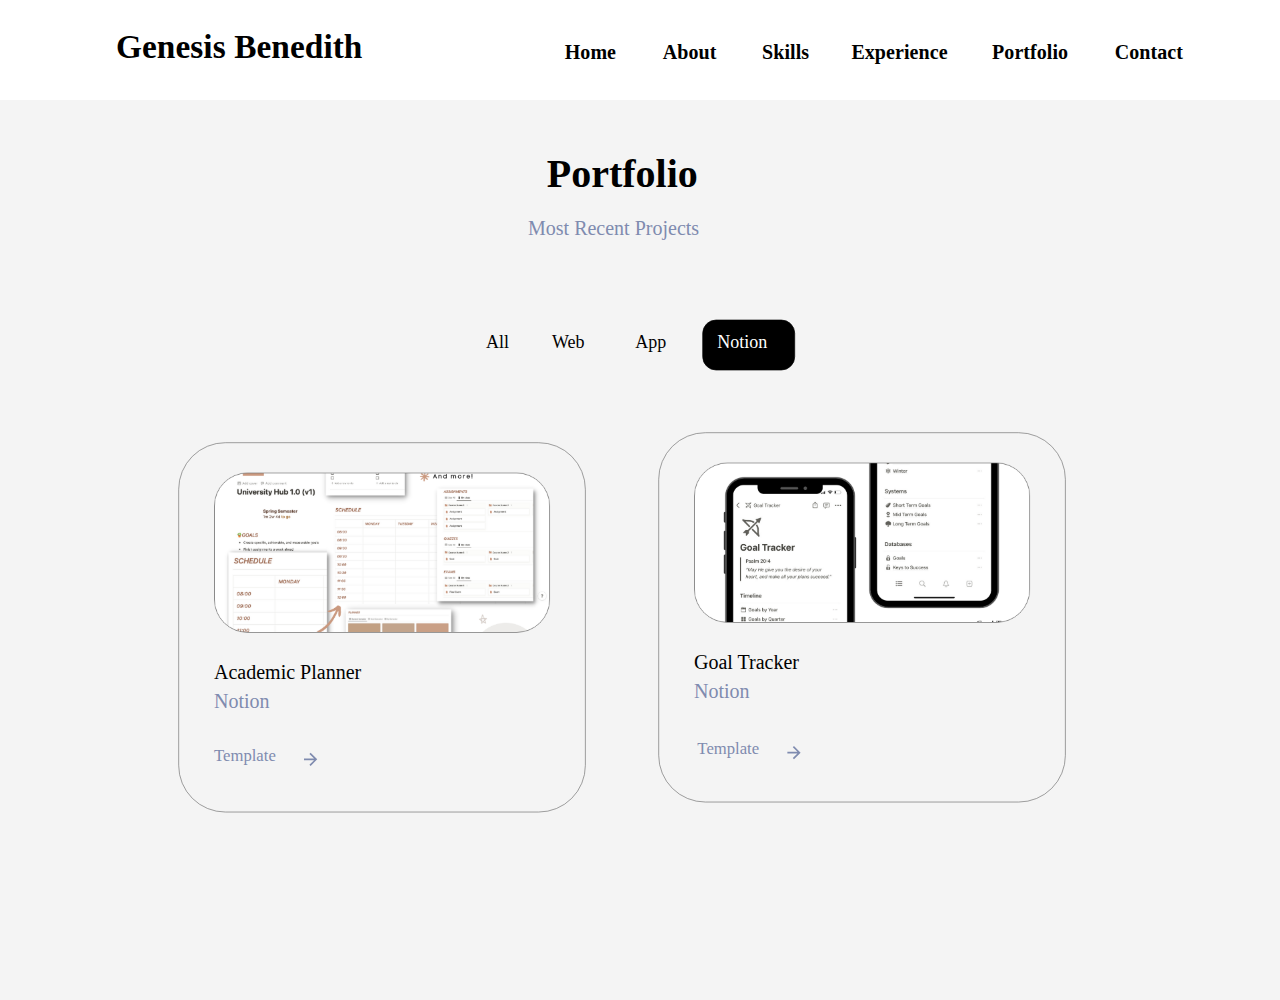
<file: portfolio___notion.html>
<!DOCTYPE html>
<html>
<head>
<meta charset="utf-8"/>
<meta http-equiv="X-UA-Compatible" content="IE=edge"/>
<meta name="viewport" content="width=device-width, initial-scale=1.0">
<title>Genesis Benedith | Portfolio</title>
<link rel="icon" type="image/x-icon" href="/GB watermark.png">
<style id="applicationStylesheet" type="text/css">
	.mediaViewInfo {
		--web-view-name: portfolio – notion;
		--web-view-id: portfolio__notion;
		--web-scale-to-fit: true;
		--web-scale-to-fit-type: width;
		--web-scale-on-resize: true;
		--web-enable-deep-linking: true;
	}
	:root {
		--web-view-ids: portfolio__notion;
	}
	* {
		margin: 0;
		padding: 0;
		box-sizing: border-box;
		border: none;
	}
	#portfolio__notion {
		position: absolute;
		width: 1920px;
		height: 1500px;
		background-color: rgba(244,244,244,1);
		overflow: hidden;
		--web-view-name: portfolio – notion;
		--web-view-id: portfolio__notion;
		--web-scale-to-fit: true;
		--web-scale-to-fit-type: width;
		--web-scale-on-resize: true;
		--web-enable-deep-linking: true;
	}
	@keyframes  {
	
	
	}
	@keyframes  {
	
	
	}
	@keyframes  {
	
	
	}
	@keyframes  {
	
	
	}
	@keyframes  {
	
	
	}
	@keyframes  {
	
	
	}
	@keyframes  {
	
	
	}
	@keyframes  {
	
	
	}
	#portfolio_options {
		position: absolute;
		width: 463px;
		height: 75px;
		left: 729px;
		top: 480px;
		overflow: visible;
	}
	#Rectangle_4 {
		fill: rgba(0,0,0,1);
		stroke: rgba(0,0,0,1);
		stroke-width: 1px;
		stroke-linejoin: miter;
		stroke-linecap: butt;
		stroke-miterlimit: 4;
		shape-rendering: auto;
	}
	.Rectangle_4 {
		position: absolute;
		overflow: visible;
		width: 138px;
		height: 75px;
		left: 325px;
		top: 0px;
	}
	#All {
		left: 0px;
		top: 19px;
		position: absolute;
		overflow: visible;
		width: 37px;
		height: 37px;
		--web-animation: fadein undefineds undefined;
		--web-action-type: page;
		--web-action-target: portfolio.html;
		cursor: pointer;
		line-height: 108px;
		margin-top: -40.5px;
		text-align: left;
		font-family: Poppins;
		font-style: normal;
		font-weight: normal;
		font-size: 27px;
		color: rgba(0,0,0,1);
	}
	#Web {
		left: 99px;
		top: 19px;
		position: absolute;
		overflow: visible;
		width: 63px;
		height: 37px;
		--web-animation: fadein undefineds undefined;
		--web-action-type: page;
		--web-action-target: portfolio___web.html;
		cursor: pointer;
		line-height: 108px;
		margin-top: -40.5px;
		text-align: left;
		font-family: Poppins;
		font-style: normal;
		font-weight: normal;
		font-size: 27px;
		color: rgba(0,0,0,1);
	}
	#App {
		left: 224px;
		top: 19px;
		position: absolute;
		overflow: visible;
		width: 61px;
		height: 37px;
		--web-animation: fadein undefineds undefined;
		--web-action-type: page;
		--web-action-target: portfolio___app.html;
		cursor: pointer;
		line-height: 108px;
		margin-top: -40.5px;
		text-align: left;
		font-family: Poppins;
		font-style: normal;
		font-weight: normal;
		font-size: 27px;
		color: rgba(0,0,0,1);
	}
	#Notion {
		left: 347px;
		top: 19px;
		position: absolute;
		overflow: visible;
		width: 95px;
		height: 37px;
		line-height: 108px;
		margin-top: -40.5px;
		text-align: left;
		font-family: Poppins;
		font-style: normal;
		font-weight: normal;
		font-size: 27px;
		color: rgba(255,255,255,1);
	}
	#Portfolio {
		left: 820px;
		top: 231px;
		position: absolute;
		overflow: visible;
		width: 282px;
		height: 84px;
		line-height: 108px;
		margin-top: -24px;
		text-align: left;
		font-family: Poppins;
		font-style: normal;
		font-weight: bold;
		font-size: 60px;
		color: rgba(0,0,0,1);
	}
	#Most_Recent_Projects {
		left: 792px;
		top: 328px;
		position: absolute;
		overflow: visible;
		width: 338px;
		height: 43px;
		line-height: 108px;
		margin-top: -39px;
		text-align: left;
		font-family: Poppins;
		font-style: normal;
		font-weight: normal;
		font-size: 30px;
		color: rgba(127,139,175,1);
	}
	#academic_planner {
		position: absolute;
		width: 610px;
		height: 554px;
		left: 268px;
		top: 664px;
		overflow: visible;
	}
	#Rectangle_16 {
		fill: transparent;
		stroke: rgba(112,112,112,1);
		stroke-width: 1px;
		stroke-linejoin: miter;
		stroke-linecap: butt;
		stroke-miterlimit: 4;
		shape-rendering: auto;
	}
	.Rectangle_16 {
		position: absolute;
		overflow: visible;
		width: 610px;
		height: 554px;
		left: 0px;
		top: 0px;
	}
	#d540df97fc34328d2d48e003dd4799 {
		position: absolute;
		width: 504px;
		height: 240px;
		left: 53px;
		top: 45px;
		overflow: visible;
	}
	#Academic_Planner_z {
		left: 53px;
		top: 330px;
		position: absolute;
		overflow: visible;
		width: 445px;
		height: 43px;
		line-height: 108px;
		margin-top: -39px;
		text-align: left;
		font-family: Poppins;
		font-style: normal;
		font-weight: normal;
		font-size: 30px;
		color: rgba(0,0,0,1);
	}
	#Notion_ {
		left: 53px;
		top: 373px;
		position: absolute;
		overflow: visible;
		width: 406px;
		height: 43px;
		line-height: 40px;
		margin-top: -5px;
		text-align: left;
		font-family: Poppins;
		font-style: normal;
		font-weight: normal;
		font-size: 30px;
		color: rgba(127,139,175,1);
	}
	#academic_template {
		position: absolute;
		width: 159px;
		height: 35px;
		left: 53px;
		top: 456px;
		overflow: visible;
	}
	#Template {
		left: 0px;
		top: 0px;
		position: absolute;
		overflow: visible;
		width: 132px;
		height: 35px;
		line-height: 40px;
		margin-top: -7.5px;
		text-align: left;
		font-family: Poppins;
		font-style: normal;
		font-weight: normal;
		font-size: 25px;
		color: rgba(127,139,175,1);
	}
	#MDI__arrow-right {
		position: absolute;
		width: 28px;
		height: 28px;
		left: 131px;
		top: 5px;
		overflow: visible;
	}
	#Boundary {
		opacity: 0;
		fill: rgba(127,139,175,1);
		stroke: rgba(0,0,0,0);
		stroke-width: 1px;
		stroke-linejoin: miter;
		stroke-linecap: butt;
		stroke-miterlimit: 4;
		shape-rendering: auto;
	}
	.Boundary {
		position: absolute;
		overflow: visible;
		width: 28px;
		height: 28px;
		left: 0px;
		top: 0px;
	}
	#Path__arrow-right {
		fill: rgba(127,139,175,1);
	}
	.Path__arrow-right {
		overflow: visible;
		position: absolute;
		width: 19.84px;
		height: 19.84px;
		left: 4px;
		top: 4px;
		transform: matrix(1,0,0,1,0,0);
	}
	#goal_tracker {
		position: absolute;
		width: 610px;
		height: 554px;
		left: 988px;
		top: 649px;
		overflow: visible;
	}
	#Rectangle_18 {
		fill: transparent;
		stroke: rgba(112,112,112,1);
		stroke-width: 1px;
		stroke-linejoin: miter;
		stroke-linecap: butt;
		stroke-miterlimit: 4;
		shape-rendering: auto;
	}
	.Rectangle_18 {
		position: absolute;
		overflow: visible;
		width: 610px;
		height: 554px;
		left: 0px;
		top: 0px;
	}
	#n_dc28e39cec0b803507101746f388 {
		position: absolute;
		width: 504px;
		height: 240px;
		left: 53px;
		top: 45px;
		overflow: visible;
	}
	#Goal_Tracker_ {
		left: 53px;
		top: 330px;
		position: absolute;
		overflow: visible;
		width: 445px;
		height: 43px;
		line-height: 108px;
		margin-top: -39px;
		text-align: left;
		font-family: Poppins;
		font-style: normal;
		font-weight: normal;
		font-size: 30px;
		color: rgba(0,0,0,1);
	}
	#Notion_ba {
		left: 53px;
		top: 373px;
		position: absolute;
		overflow: visible;
		width: 406px;
		height: 43px;
		line-height: 40px;
		margin-top: -5px;
		text-align: left;
		font-family: Poppins;
		font-style: normal;
		font-weight: normal;
		font-size: 30px;
		color: rgba(127,139,175,1);
	}
	#goal_template {
		position: absolute;
		width: 159px;
		height: 35px;
		left: 58px;
		top: 461px;
		overflow: visible;
	}
	#Template_bc {
		left: 0px;
		top: 0px;
		position: absolute;
		overflow: visible;
		width: 132px;
		height: 35px;
		line-height: 40px;
		margin-top: -7.5px;
		text-align: left;
		font-family: Poppins;
		font-style: normal;
		font-weight: normal;
		font-size: 25px;
		color: rgba(127,139,175,1);
	}
	#MDI__arrow-right_bd {
		position: absolute;
		width: 28px;
		height: 28px;
		left: 131px;
		top: 5px;
		overflow: visible;
	}
	#Boundary_be {
		opacity: 0;
		fill: rgba(127,139,175,1);
		stroke: rgba(0,0,0,0);
		stroke-width: 1px;
		stroke-linejoin: miter;
		stroke-linecap: butt;
		stroke-miterlimit: 4;
		shape-rendering: auto;
	}
	.Boundary_be {
		position: absolute;
		overflow: visible;
		width: 28px;
		height: 28px;
		left: 0px;
		top: 0px;
	}
	#Path__arrow-right_bf {
		fill: rgba(127,139,175,1);
	}
	.Path__arrow-right_bf {
		overflow: visible;
		position: absolute;
		width: 19.84px;
		height: 19.84px;
		left: 4px;
		top: 4px;
		transform: matrix(1,0,0,1,0,0);
	}
	#header {
		position: absolute;
		width: 1920px;
		height: 150px;
		left: 0px;
		top: 0px;
		overflow: visible;
	}
	#Rectangle_2 {
		fill: rgba(255,255,255,1);
	}
	.Rectangle_2 {
		position: absolute;
		overflow: visible;
		width: 1920px;
		height: 150px;
		left: 0px;
		top: 0px;
	}
	#Genesis_Benedith {
		left: 174px;
		top: 41px;
		position: absolute;
		overflow: visible;
		width: 449px;
		white-space: nowrap;
		text-align: left;
		font-family: Poppins;
		font-style: normal;
		font-weight: bold;
		font-size: 50px;
		color: rgba(0,0,0,1);
		letter-spacing: 0.1px;
	}
	#Home {
		left: 847px;
		top: 61px;
		position: absolute;
		overflow: visible;
		width: 93px;
		white-space: nowrap;
		--web-animation: fadein undefineds undefined;
		--web-action-type: page;
		--web-action-target: index.html;
		cursor: pointer;
		text-align: left;
		font-family: Poppins;
		font-style: normal;
		font-weight: bold;
		font-size: 30px;
		color: rgba(0,0,0,1);
		letter-spacing: 0.1px;
	}
	#Portfolio_bk {
		left: 1488px;
		top: 61px;
		position: absolute;
		overflow: visible;
		width: 130px;
		white-space: nowrap;
		--web-animation: fadein undefineds undefined;
		--web-action-type: page;
		--web-action-target: portfolio.html;
		cursor: pointer;
		text-align: left;
		font-family: Poppins;
		font-style: normal;
		font-weight: bold;
		font-size: 30px;
		color: rgba(0,0,0,1);
		letter-spacing: 0.1px;
	}
	#Contact {
		left: 1672px;
		top: 61px;
		position: absolute;
		overflow: visible;
		width: 126px;
		white-space: nowrap;
		text-align: left;
		font-family: Poppins;
		font-style: normal;
		font-weight: bold;
		font-size: 30px;
		color: rgba(0,0,0,1);
		letter-spacing: 0.1px;
	}
	#Skills {
		left: 1143px;
		top: 61px;
		position: absolute;
		overflow: visible;
		width: 80px;
		white-space: nowrap;
		--web-animation: fadein undefineds undefined;
		--web-action-type: page;
		--web-action-target: skills.html;
		cursor: pointer;
		text-align: left;
		font-family: Poppins;
		font-style: normal;
		font-weight: bold;
		font-size: 30px;
		color: rgba(0,0,0,1);
		letter-spacing: 0.1px;
	}
	#Experience {
		left: 1277px;
		top: 61px;
		position: absolute;
		overflow: visible;
		width: 170px;
		white-space: nowrap;
		--web-animation: fadein undefineds undefined;
		--web-action-type: page;
		--web-action-target: background___experience.html;
		cursor: pointer;
		text-align: left;
		font-family: Poppins;
		font-style: normal;
		font-weight: bold;
		font-size: 30px;
		color: rgba(0,0,0,1);
		letter-spacing: 0.1px;
	}
	#About {
		left: 994px;
		top: 61px;
		position: absolute;
		overflow: visible;
		width: 95px;
		white-space: nowrap;
		--web-animation: fadein undefineds undefined;
		--web-action-type: page;
		--web-action-target: about.html;
		cursor: pointer;
		text-align: left;
		font-family: Poppins;
		font-style: normal;
		font-weight: bold;
		font-size: 30px;
		color: rgba(0,0,0,1);
		letter-spacing: 0.1px;
	}
</style>
<script id="applicationScript">
///////////////////////////////////////
// INITIALIZATION
///////////////////////////////////////

/**
 * Functionality for scaling, showing by media query, and navigation between multiple pages on a single page. 
 * Code subject to change.
 **/

if (window.console==null) { window["console"] = { log : function() {} } }; // some browsers do not set console

var Application = function() {
	// event constants
	this.prefix = "--web-";
	this.NAVIGATION_CHANGE = "viewChange";
	this.VIEW_NOT_FOUND = "viewNotFound";
	this.VIEW_CHANGE = "viewChange";
	this.VIEW_CHANGING = "viewChanging";
	this.STATE_NOT_FOUND = "stateNotFound";
	this.APPLICATION_COMPLETE = "applicationComplete";
	this.APPLICATION_RESIZE = "applicationResize";
	this.SIZE_STATE_NAME = "data-is-view-scaled";
	this.STATE_NAME = this.prefix + "state";

	this.lastTrigger = null;
	this.lastView = null;
	this.lastState = null;
	this.lastOverlay = null;
	this.currentView = null;
	this.currentState = null;
	this.currentOverlay = null;
	this.currentQuery = {index: 0, rule: null, mediaText: null, id: null};
	this.inclusionQuery = "(min-width: 0px)";
	this.exclusionQuery = "none and (min-width: 99999px)";
	this.LastModifiedDateLabelName = "LastModifiedDateLabel";
	this.viewScaleSliderId = "ViewScaleSliderInput";
	this.pageRefreshedName = "showPageRefreshedNotification";
	this.application = null;
	this.applicationStylesheet = null;
	this.showByMediaQuery = null;
	this.mediaQueryDictionary = {};
	this.viewsDictionary = {};
	this.addedViews = [];
	this.viewStates = [];
	this.views = [];
	this.viewIds = [];
	this.viewQueries = {};
	this.overlays = {};
	this.overlayIds = [];
	this.numberOfViews = 0;
	this.verticalPadding = 0;
	this.horizontalPadding = 0;
	this.stateName = null;
	this.viewScale = 1;
	this.viewLeft = 0;
	this.viewTop = 0;
	this.horizontalScrollbarsNeeded = false;
	this.verticalScrollbarsNeeded = false;

	// view settings
	this.showUpdateNotification = false;
	this.showNavigationControls = false;
	this.scaleViewsToFit = false;
	this.scaleToFitOnDoubleClick = false;
	this.actualSizeOnDoubleClick = false;
	this.scaleViewsOnResize = false;
	this.navigationOnKeypress = false;
	this.showViewName = false;
	this.enableDeepLinking = true;
	this.refreshPageForChanges = false;
	this.showRefreshNotifications = true;

	// view controls
	this.scaleViewSlider = null;
	this.lastModifiedLabel = null;
	this.supportsPopState = false; // window.history.pushState!=null;
	this.initialized = false;

	// refresh properties
	this.refreshDuration = 250;
	this.lastModifiedDate = null;
	this.refreshRequest = null;
	this.refreshInterval = null;
	this.refreshContent = null;
	this.refreshContentSize = null;
	this.refreshCheckContent = false;
	this.refreshCheckContentSize = false;

	var self = this;

	self.initialize = function(event) {
		var view = self.getVisibleView();
		var views = self.getVisibleViews();
		if (view==null) view = self.getInitialView();
		self.collectViews();
		self.collectOverlays();
		self.collectMediaQueries();

		for (let index = 0; index < views.length; index++) {
			var view = views[index];
			self.setViewOptions(view);
			self.setViewVariables(view);
			self.centerView(view);
		}

		// sometimes the body size is 0 so we call this now and again later
		if (self.initialized) {
			window.addEventListener(self.NAVIGATION_CHANGE, self.viewChangeHandler);
			window.addEventListener("keyup", self.keypressHandler);
			window.addEventListener("keypress", self.keypressHandler);
			window.addEventListener("resize", self.resizeHandler);
			window.document.addEventListener("dblclick", self.doubleClickHandler);

			if (self.supportsPopState) {
				window.addEventListener('popstate', self.popStateHandler);
			}
			else {
				window.addEventListener('hashchange', self.hashChangeHandler);
			}

			// we are ready to go
			window.dispatchEvent(new Event(self.APPLICATION_COMPLETE));
		}

		if (self.initialized==false) {
			if (self.enableDeepLinking) {
				self.syncronizeViewToURL();
			} 
	
			if (self.refreshPageForChanges) {
				self.setupRefreshForChanges();
			}
	
			self.initialized = true;
		}
		
		if (self.scaleViewsToFit) {
			self.viewScale = self.scaleViewToFit(view);
			
			if (self.viewScale<0) {
				setTimeout(self.scaleViewToFit, 500, view);
			}
		}
		else if (view) {
			self.viewScale = self.getViewScaleValue(view);
			self.centerView(view);
			self.updateSliderValue(self.viewScale);
		}
		else {
			// no view found
		}
	
		if (self.showUpdateNotification) {
			self.showNotification();
		}

		//"addEventListener" in window ? null : window.addEventListener = window.attachEvent;
		//"addEventListener" in document ? null : document.addEventListener = document.attachEvent;
	}


	///////////////////////////////////////
	// AUTO REFRESH 
	///////////////////////////////////////

	self.setupRefreshForChanges = function() {
		self.refreshRequest = new XMLHttpRequest();

		if (!self.refreshRequest) {
			return false;
		}

		// get document start values immediately
		self.requestRefreshUpdate();
	}

	/**
	 * Attempt to check the last modified date by the headers 
	 * or the last modified property from the byte array (experimental)
	 **/
	self.requestRefreshUpdate = function() {
		var url = document.location.href;
		var protocol = window.location.protocol;
		var method;
		
		try {

			if (self.refreshCheckContentSize) {
				self.refreshRequest.open('HEAD', url, true);
			}
			else if (self.refreshCheckContent) {
				self.refreshContent = document.documentElement.outerHTML;
				self.refreshRequest.open('GET', url, true);
				self.refreshRequest.responseType = "text";
			}
			else {

				// get page last modified date for the first call to compare to later
				if (self.lastModifiedDate==null) {

					// File system does not send headers in FF so get blob if possible
					if (protocol=="file:") {
						self.refreshRequest.open("GET", url, true);
						self.refreshRequest.responseType = "blob";
					}
					else {
						self.refreshRequest.open("HEAD", url, true);
						self.refreshRequest.responseType = "blob";
					}

					self.refreshRequest.onload = self.refreshOnLoadOnceHandler;

					// In some browsers (Chrome & Safari) this error occurs at send: 
					// 
					// Chrome - Access to XMLHttpRequest at 'file:///index.html' from origin 'null' 
					// has been blocked by CORS policy: 
					// Cross origin requests are only supported for protocol schemes: 
					// http, data, chrome, chrome-extension, https.
					// 
					// Safari - XMLHttpRequest cannot load file:///Users/user/Public/index.html. Cross origin requests are only supported for HTTP.
					// 
					// Solution is to run a local server, set local permissions or test in another browser
					self.refreshRequest.send(null);

					// In MS browsers the following behavior occurs possibly due to an AJAX call to check last modified date: 
					// 
					// DOM7011: The code on this page disabled back and forward caching.

					// In Brave (Chrome) error when on the server
					// index.js:221 HEAD https://www.example.com/ net::ERR_INSUFFICIENT_RESOURCES
					// self.refreshRequest.send(null);

				}
				else {
					self.refreshRequest = new XMLHttpRequest();
					self.refreshRequest.onreadystatechange = self.refreshHandler;
					self.refreshRequest.ontimeout = function() {
						self.log("Couldn't find page to check for updates");
					}
					
					var method;
					if (protocol=="file:") {
						method = "GET";
					}
					else {
						method = "HEAD";
					}

					//refreshRequest.open('HEAD', url, true);
					self.refreshRequest.open(method, url, true);
					self.refreshRequest.responseType = "blob";
					self.refreshRequest.send(null);
				}
			}
		}
		catch (error) {
			self.log("Refresh failed for the following reason:")
			self.log(error);
		}
	}

	self.refreshHandler = function() {
		var contentSize;

		try {

			if (self.refreshRequest.readyState === XMLHttpRequest.DONE) {
				
				if (self.refreshRequest.status === 2 || 
					self.refreshRequest.status === 200) {
					var pageChanged = false;

					self.updateLastModifiedLabel();

					if (self.refreshCheckContentSize) {
						var lastModifiedHeader = self.refreshRequest.getResponseHeader("Last-Modified");
						contentSize = self.refreshRequest.getResponseHeader("Content-Length");
						//lastModifiedDate = refreshRequest.getResponseHeader("Last-Modified");
						var headers = self.refreshRequest.getAllResponseHeaders();
						var hasContentHeader = headers.indexOf("Content-Length")!=-1;
						
						if (hasContentHeader) {
							contentSize = self.refreshRequest.getResponseHeader("Content-Length");

							// size has not been set yet
							if (self.refreshContentSize==null) {
								self.refreshContentSize = contentSize;
								// exit and let interval call this method again
								return;
							}

							if (contentSize!=self.refreshContentSize) {
								pageChanged = true;
							}
						}
					}
					else if (self.refreshCheckContent) {

						if (self.refreshRequest.responseText!=self.refreshContent) {
							pageChanged = true;
						}
					}
					else {
						lastModifiedHeader = self.getLastModified(self.refreshRequest);

						if (self.lastModifiedDate!=lastModifiedHeader) {
							self.log("lastModifiedDate:" + self.lastModifiedDate + ",lastModifiedHeader:" +lastModifiedHeader);
							pageChanged = true;
						}

					}

					
					if (pageChanged) {
						clearInterval(self.refreshInterval);
						self.refreshUpdatedPage();
						return;
					}

				}
				else {
					self.log('There was a problem with the request.');
				}

			}
		}
		catch( error ) {
			//console.log('Caught Exception: ' + error);
		}
	}

	self.refreshOnLoadOnceHandler = function(event) {

		// get the last modified date
		if (self.refreshRequest.response) {
			self.lastModifiedDate = self.getLastModified(self.refreshRequest);

			if (self.lastModifiedDate!=null) {

				if (self.refreshInterval==null) {
					self.refreshInterval = setInterval(self.requestRefreshUpdate, self.refreshDuration);
				}
			}
			else {
				self.log("Could not get last modified date from the server");
			}
		}
	}

	self.refreshUpdatedPage = function() {
		if (self.showRefreshNotifications) {
			var date = new Date().setTime((new Date().getTime()+10000));
			document.cookie = encodeURIComponent(self.pageRefreshedName) + "=true" + "; max-age=6000;" + " path=/";
		}

		document.location.reload(true);
	}

	self.showNotification = function(duration) {
		var notificationID = self.pageRefreshedName+"ID";
		var notification = document.getElementById(notificationID);
		if (duration==null) duration = 4000;

		if (notification!=null) {return;}

		notification = document.createElement("div");
		notification.id = notificationID;
		notification.textContent = "PAGE UPDATED";
		var styleRule = ""
		styleRule = "position: fixed; padding: 7px 16px 6px 16px; font-family: Arial, sans-serif; font-size: 10px; font-weight: bold; left: 50%;";
		styleRule += "top: 20px; background-color: rgba(0,0,0,.5); border-radius: 12px; color:rgb(235, 235, 235); transition: all 2s linear;";
		styleRule += "transform: translateX(-50%); letter-spacing: .5px; filter: drop-shadow(2px 2px 6px rgba(0, 0, 0, .1)); cursor: pointer";
		notification.setAttribute("style", styleRule);

		notification.className = "PageRefreshedClass";
		notification.addEventListener("click", function() {
			notification.parentNode.removeChild(notification);
		});
		
		document.body.appendChild(notification);

		setTimeout(function() {
			notification.style.opacity = "0";
			notification.style.filter = "drop-shadow( 0px 0px 0px rgba(0,0,0, .5))";
			setTimeout(function() {
				try {
					notification.parentNode.removeChild(notification);
				} catch(error) {}
			}, duration)
		}, duration);

		document.cookie = encodeURIComponent(self.pageRefreshedName) + "=; max-age=1; path=/";
	}

	/**
	 * Get the last modified date from the header 
	 * or file object after request has been received
	 **/
	self.getLastModified = function(request) {
		var date;

		// file protocol - FILE object with last modified property
		if (request.response && request.response.lastModified) {
			date = request.response.lastModified;
		}
		
		// http protocol - check headers
		if (date==null) {
			date = request.getResponseHeader("Last-Modified");
		}

		return date;
	}

	self.updateLastModifiedLabel = function() {
		var labelValue = "";
		
		if (self.lastModifiedLabel==null) {
			self.lastModifiedLabel = document.getElementById("LastModifiedLabel");
		}

		if (self.lastModifiedLabel) {
			var seconds = parseInt(((new Date().getTime() - Date.parse(document.lastModified)) / 1000 / 60) * 100 + "");
			var minutes = 0;
			var hours = 0;

			if (seconds < 60) {
				seconds = Math.floor(seconds/10)*10;
				labelValue = seconds + " seconds";
			}
			else {
				minutes = parseInt((seconds/60) + "");

				if (minutes>60) {
					hours = parseInt((seconds/60/60) +"");
					labelValue += hours==1 ? " hour" : " hours";
				}
				else {
					labelValue = minutes+"";
					labelValue += minutes==1 ? " minute" : " minutes";
				}
			}
			
			if (seconds<10) {
				labelValue = "Updated now";
			}
			else {
				labelValue = "Updated " + labelValue + " ago";
			}

			if (self.lastModifiedLabel.firstElementChild) {
				self.lastModifiedLabel.firstElementChild.textContent = labelValue;

			}
			else if ("textContent" in self.lastModifiedLabel) {
				self.lastModifiedLabel.textContent = labelValue;
			}
		}
	}

	self.getShortString = function(string, length) {
		if (length==null) length = 30;
		string = string!=null ? string.substr(0, length).replace(/\n/g, "") : "[String is null]";
		return string;
	}

	self.getShortNumber = function(value, places) {
		if (places==null || places<1) places = 4;
		value = Math.round(value * Math.pow(10,places)) / Math.pow(10, places);
		return value;
	}

	///////////////////////////////////////
	// NAVIGATION CONTROLS
	///////////////////////////////////////

	self.updateViewLabel = function() {
		var viewNavigationLabel = document.getElementById("ViewNavigationLabel");
		var view = self.getVisibleView();
		var viewIndex = view ? self.getViewIndex(view) : -1;
		var viewName = view ? self.getViewPreferenceValue(view, self.prefix + "view-name") : null;
		var viewId = view ? view.id : null;

		if (viewNavigationLabel && view) {
			if (viewName && viewName.indexOf('"')!=-1) {
				viewName = viewName.replace(/"/g, "");
			}

			if (self.showViewName) {
				viewNavigationLabel.textContent = viewName;
				self.setTooltip(viewNavigationLabel, viewIndex + 1 + " of " + self.numberOfViews);
			}
			else {
				viewNavigationLabel.textContent = viewIndex + 1 + " of " + self.numberOfViews;
				self.setTooltip(viewNavigationLabel, viewName);
			}

		}
	}

	self.updateURL = function(view) {
		view = view == null ? self.getVisibleView() : view;
		var viewId = view ? view.id : null
		var viewFragment = view ? "#"+ viewId : null;

		if (viewId && self.viewIds.length>1 && self.enableDeepLinking) {

			if (self.supportsPopState==false) {
				self.setFragment(viewId);
			}
			else {
				if (viewFragment!=window.location.hash) {

					if (window.location.hash==null) {
						window.history.replaceState({name:viewId}, null, viewFragment);
					}
					else {
						window.history.pushState({name:viewId}, null, viewFragment);
					}
				}
			}
		}
	}

	self.updateURLState = function(view, stateName) {
		stateName = view && (stateName=="" || stateName==null) ? self.getStateNameByViewId(view.id) : stateName;

		if (self.supportsPopState==false) {
			self.setFragment(stateName);
		}
		else {
			if (stateName!=window.location.hash) {

				if (window.location.hash==null) {
					window.history.replaceState({name:view.viewId}, null, stateName);
				}
				else {
					window.history.pushState({name:view.viewId}, null, stateName);
				}
			}
		}
	}

	self.setFragment = function(value) {
		window.location.hash = "#" + value;
	}

	self.setTooltip = function(element, value) {
		// setting the tooltip in edge causes a page crash on hover
		if (/Edge/.test(navigator.userAgent)) { return; }

		if ("title" in element) {
			element.title = value;
		}
	}

	self.getStylesheetRules = function(styleSheet) {
		try {
			if (styleSheet) return styleSheet.cssRules || styleSheet.rules;
	
			return document.styleSheets[0]["cssRules"] || document.styleSheets[0]["rules"];
		}
		catch (error) {
			// ERRORS:
			// SecurityError: The operation is insecure.
			// Errors happen when script loads before stylesheet or loading an external css locally

			// InvalidAccessError: A parameter or an operation is not supported by the underlying object
			// Place script after stylesheet

			console.log(error);
			if (error.toString().indexOf("The operation is insecure")!=-1) {
				console.log("Load the stylesheet before the script or load the stylesheet inline until it can be loaded on a server")
			}
			return [];
		}
	}

	/**
	 * If single page application hide all of the views. 
	 * @param {Number} selectedIndex if provided shows the view at index provided
	 **/
	self.hideViews = function(selectedIndex, animation) {
		var rules = self.getStylesheetRules();
		var queryIndex = 0;
		var numberOfRules = rules!=null ? rules.length : 0;

		// loop through rules and hide media queries except selected
		for (var i=0;i<numberOfRules;i++) {
			var rule = rules[i];
			var cssText = rule && rule.cssText;

			if (rule.media!=null && cssText.match("--web-view-name:")) {

				if (queryIndex==selectedIndex) {
					self.currentQuery.mediaText = rule.conditionText;
					self.currentQuery.index = selectedIndex;
					self.currentQuery.rule = rule;
					self.enableMediaQuery(rule);
				}
				else {
					if (animation) {
						self.fadeOut(rule)
					}
					else {
						self.disableMediaQuery(rule);
					}
				}
				
				queryIndex++;
			}
		}

		self.numberOfViews = queryIndex;
		self.updateViewLabel();
		self.updateURL();

		self.dispatchViewChange();

		var view = self.getVisibleView();
		var viewIndex = view ? self.getViewIndex(view) : -1;

		return viewIndex==selectedIndex ? view : null;
	}

	/**
	 * If single page application hide all of the views. 
	 * @param {HTMLElement} selectedView if provided shows the view passed in
	 **/
	 self.hideAllViews = function(selectedView, animation) {
		var views = self.views;
		var queryIndex = 0;
		var numberOfViews = views!=null ? views.length : 0;

		// loop through rules and hide media queries except selected
		for (var i=0;i<numberOfViews;i++) {
			var viewData = views[i];
			var view = viewData && viewData.view;
			var mediaRule = viewData && viewData.mediaRule;
			
			if (view==selectedView) {
				self.currentQuery.mediaText = mediaRule.conditionText;
				self.currentQuery.index = queryIndex;
				self.currentQuery.rule = mediaRule;
				self.enableMediaQuery(mediaRule);
			}
			else {
				if (animation) {
					self.fadeOut(mediaRule)
				}
				else {
					self.disableMediaQuery(mediaRule);
				}
			}
			
			queryIndex++;
		}

		self.numberOfViews = queryIndex;
		self.updateViewLabel();
		self.updateURL();
		self.dispatchViewChange();

		var visibleView = self.getVisibleView();

		return visibleView==selectedView ? selectedView : null;
	}

	/**
	 * Hide view
	 * @param {Object} view element to hide
	 **/
	self.hideView = function(view) {
		var rule = view ? self.mediaQueryDictionary[view.id] : null;

		if (rule) {
			self.disableMediaQuery(rule);
		}
	}

	/**
	 * Hide overlay
	 * @param {Object} overlay element to hide
	 **/
	self.hideOverlay = function(overlay) {
		var rule = overlay ? self.mediaQueryDictionary[overlay.id] : null;

		if (rule) {
			self.disableMediaQuery(rule);

			//if (self.showByMediaQuery) {
				overlay.style.display = "none";
			//}
		}
	}

	/**
	 * Show the view by media query. Does not hide current views
	 * Sets view options by default
	 * @param {Object} view element to show
	 * @param {Boolean} setViewOptions sets view options if null or true
	 */
	self.showViewByMediaQuery = function(view, setViewOptions) {
		var id = view ? view.id : null;
		var query = id ? self.mediaQueryDictionary[id] : null;
		var isOverlay = view ? self.isOverlay(view) : false;
		setViewOptions = setViewOptions==null ? true : setViewOptions;

		if (query) {
			self.enableMediaQuery(query);

			if (isOverlay && view && setViewOptions) {
				self.setViewVariables(null, view);
			}
			else {
				if (view && setViewOptions) self.setViewOptions(view);
				if (view && setViewOptions) self.setViewVariables(view);
			}
		}
	}

	/**
	 * Show the view. Does not hide current views
	 */
	self.showView = function(view, setViewOptions) {
		var id = view ? view.id : null;
		var query = id ? self.mediaQueryDictionary[id] : null;
		var display = null;
		setViewOptions = setViewOptions==null ? true : setViewOptions;

		if (query) {
			self.enableMediaQuery(query);
			if (view==null) view =self.getVisibleView();
			if (view && setViewOptions) self.setViewOptions(view);
		}
		else if (id) {
			display = window.getComputedStyle(view).getPropertyValue("display");
			if (display=="" || display=="none") {
				view.style.display = "block";
			}
		}

		if (view) {
			if (self.currentView!=null) {
				self.lastView = self.currentView;
			}

			self.currentView = view;
		}
	}

	self.showViewById = function(id, setViewOptions) {
		var view = id ? self.getViewById(id) : null;

		if (view) {
			self.showView(view);
			return;
		}

		self.log("View not found '" + id + "'");
	}

	self.getElementView = function(element) {
		var view = element;
		var viewFound = false;

		while (viewFound==false || view==null) {
			if (view && self.viewsDictionary[view.id]) {
				return view;
			}
			view = view.parentNode;
		}
	}

	/**
	 * Show overlay over view
	 * @param {Event | HTMLElement} event event or html element with styles applied
	 * @param {String} id id of view or view reference
	 * @param {Number} x x location
	 * @param {Number} y y location
	 */
	self.showOverlay = function(event, id, x, y) {
		var overlay = id && typeof id === 'string' ? self.getViewById(id) : id ? id : null;
		var query = overlay ? self.mediaQueryDictionary[overlay.id] : null;
		var centerHorizontally = false;
		var centerVertically = false;
		var anchorLeft = false;
		var anchorTop = false;
		var anchorRight = false;
		var anchorBottom = false;
		var display = null;
		var reparent = true;
		var view = null;
		
		if (overlay==null || overlay==false) {
			self.log("Overlay not found, '"+ id + "'");
			return;
		}

		// get enter animation - event target must have css variables declared
		if (event) {
			var button = event.currentTarget || event; // can be event or htmlelement
			var buttonComputedStyles = getComputedStyle(button);
			var actionTargetValue = buttonComputedStyles.getPropertyValue(self.prefix+"action-target").trim();
			var animation = buttonComputedStyles.getPropertyValue(self.prefix+"animation").trim();
			var isAnimated = animation!="";
			var targetType = buttonComputedStyles.getPropertyValue(self.prefix+"action-type").trim();
			var actionTarget = self.application ? null : self.getElement(actionTargetValue);
			var actionTargetStyles = actionTarget ? actionTarget.style : null;

			if (actionTargetStyles) {
				actionTargetStyles.setProperty("animation", animation);
			}

			if ("stopImmediatePropagation" in event) {
				event.stopImmediatePropagation();
			}
		}
		
		if (self.application==false || targetType=="page") {
			document.location.href = "./" + actionTargetValue;
			return;
		}

		// remove any current overlays
		if (self.currentOverlay) {

			// act as switch if same button
			if (self.currentOverlay==actionTarget || self.currentOverlay==null) {
				if (self.lastTrigger==button) {
					self.removeOverlay(isAnimated);
					return;
				}
			}
			else {
				self.removeOverlay(isAnimated);
			}
		}

		if (reparent) {
			view = self.getElementView(button);
			if (view) {
				view.appendChild(overlay);
			}
		}

		if (query) {
			//self.setElementAnimation(overlay, null);
			//overlay.style.animation = animation;
			self.enableMediaQuery(query);
			
			var display = overlay && overlay.style.display;
			
			if (overlay && display=="" || display=="none") {
				overlay.style.display = "block";
				//self.setViewOptions(overlay);
			}

			// add animation defined in event target style declaration
			if (animation && self.supportAnimations) {
				self.fadeIn(overlay, false, animation);
			}
		}
		else if (id) {

			display = window.getComputedStyle(overlay).getPropertyValue("display");

			if (display=="" || display=="none") {
				overlay.style.display = "block";
			}

			// add animation defined in event target style declaration
			if (animation && self.supportAnimations) {
				self.fadeIn(overlay, false, animation);
			}
		}

		// do not set x or y position if centering
		var horizontal = self.prefix + "center-horizontally";
		var vertical = self.prefix + "center-vertically";
		var style = overlay.style;
		var transform = [];

		centerHorizontally = self.getIsStyleDefined(id, horizontal) ? self.getViewPreferenceBoolean(overlay, horizontal) : false;
		centerVertically = self.getIsStyleDefined(id, vertical) ? self.getViewPreferenceBoolean(overlay, vertical) : false;
		anchorLeft = self.getIsStyleDefined(id, "left");
		anchorRight = self.getIsStyleDefined(id, "right");
		anchorTop = self.getIsStyleDefined(id, "top");
		anchorBottom = self.getIsStyleDefined(id, "bottom");

		
		if (self.viewsDictionary[overlay.id] && self.viewsDictionary[overlay.id].styleDeclaration) {
			style = self.viewsDictionary[overlay.id].styleDeclaration.style;
		}
		
		if (centerHorizontally) {
			style.left = "50%";
			style.transformOrigin = "0 0";
			transform.push("translateX(-50%)");
		}
		else if (anchorRight && anchorLeft) {
			style.left = x + "px";
		}
		else if (anchorRight) {
			//style.right = x + "px";
		}
		else {
			style.left = x + "px";
		}
		
		if (centerVertically) {
			style.top = "50%";
			transform.push("translateY(-50%)");
			style.transformOrigin = "0 0";
		}
		else if (anchorTop && anchorBottom) {
			style.top = y + "px";
		}
		else if (anchorBottom) {
			//style.bottom = y + "px";
		}
		else {
			style.top = y + "px";
		}

		if (transform.length) {
			style.transform = transform.join(" ");
		}

		self.currentOverlay = overlay;
		self.lastTrigger = button;
	}

	self.goBack = function() {
		if (self.currentOverlay) {
			self.removeOverlay();
		}
		else if (self.lastView) {
			self.goToView(self.lastView.id);
		}
	}

	self.removeOverlay = function(animate) {
		var overlay = self.currentOverlay;
		animate = animate===false ? false : true;

		if (overlay) {
			var style = overlay.style;
			
			if (style.animation && self.supportAnimations && animate) {
				self.reverseAnimation(overlay, true);

				var duration = self.getAnimationDuration(style.animation, true);
		
				setTimeout(function() {
					self.setElementAnimation(overlay, null);
					self.hideOverlay(overlay);
					self.currentOverlay = null;
				}, duration);
			}
			else {
				self.setElementAnimation(overlay, null);
				self.hideOverlay(overlay);
				self.currentOverlay = null;
			}
		}
	}

	/**
	 * Reverse the animation and hide after
	 * @param {Object} target element with animation
	 * @param {Boolean} hide hide after animation ends
	 */
	self.reverseAnimation = function(target, hide) {
		var lastAnimation = null;
		var style = target.style;

		style.animationPlayState = "paused";
		lastAnimation = style.animation;
		style.animation = null;
		style.animationPlayState = "paused";

		if (hide) {
			//target.addEventListener("animationend", self.animationEndHideHandler);
	
			var duration = self.getAnimationDuration(lastAnimation, true);
			var isOverlay = self.isOverlay(target);
	
			setTimeout(function() {
				self.setElementAnimation(target, null);

				if (isOverlay) {
					self.hideOverlay(target);
				}
				else {
					self.hideView(target);
				}
			}, duration);
		}

		setTimeout(function() {
			style.animation = lastAnimation;
			style.animationPlayState = "paused";
			style.animationDirection = "reverse";
			style.animationPlayState = "running";
		}, 30);
	}

	self.animationEndHandler = function(event) {
		var target = event.currentTarget;
		self.dispatchEvent(new Event(event.type));
	}

	self.isOverlay = function(view) {
		var result = view ? self.getViewPreferenceBoolean(view, self.prefix + "is-overlay") : false;

		return result;
	}

	self.animationEndHideHandler = function(event) {
		var target = event.currentTarget;
		self.setViewVariables(null, target);
		self.hideView(target);
		target.removeEventListener("animationend", self.animationEndHideHandler);
	}

	self.animationEndShowHandler = function(event) {
		var target = event.currentTarget;
		target.removeEventListener("animationend", self.animationEndShowHandler);
	}

	self.setViewOptions = function(view) {

		if (view) {
			self.minimumScale = self.getViewPreferenceValue(view, self.prefix + "minimum-scale");
			self.maximumScale = self.getViewPreferenceValue(view, self.prefix + "maximum-scale");
			self.scaleViewsToFit = self.getViewPreferenceBoolean(view, self.prefix + "scale-to-fit");
			self.scaleToFitType = self.getViewPreferenceValue(view, self.prefix + "scale-to-fit-type");
			self.scaleToFitOnDoubleClick = self.getViewPreferenceBoolean(view, self.prefix + "scale-on-double-click");
			self.actualSizeOnDoubleClick = self.getViewPreferenceBoolean(view, self.prefix + "actual-size-on-double-click");
			self.scaleViewsOnResize = self.getViewPreferenceBoolean(view, self.prefix + "scale-on-resize");
			self.enableScaleUp = self.getViewPreferenceBoolean(view, self.prefix + "enable-scale-up");
			self.centerHorizontally = self.getViewPreferenceBoolean(view, self.prefix + "center-horizontally");
			self.centerVertically = self.getViewPreferenceBoolean(view, self.prefix + "center-vertically");
			self.navigationOnKeypress = self.getViewPreferenceBoolean(view, self.prefix + "navigate-on-keypress");
			self.showViewName = self.getViewPreferenceBoolean(view, self.prefix + "show-view-name");
			self.refreshPageForChanges = self.getViewPreferenceBoolean(view, self.prefix + "refresh-for-changes");
			self.refreshPageForChangesInterval = self.getViewPreferenceValue(view, self.prefix + "refresh-interval");
			self.showNavigationControls = self.getViewPreferenceBoolean(view, self.prefix + "show-navigation-controls");
			self.scaleViewSlider = self.getViewPreferenceBoolean(view, self.prefix + "show-scale-controls");
			self.enableDeepLinking = self.getViewPreferenceBoolean(view, self.prefix + "enable-deep-linking");
			self.singlePageApplication = self.getViewPreferenceBoolean(view, self.prefix + "application");
			self.showByMediaQuery = self.getViewPreferenceBoolean(view, self.prefix + "show-by-media-query");
			self.showUpdateNotification = document.cookie!="" ? document.cookie.indexOf(self.pageRefreshedName)!=-1 : false;
			self.imageComparisonDuration = self.getViewPreferenceValue(view, self.prefix + "image-comparison-duration");
			self.supportAnimations = self.getViewPreferenceBoolean(view, self.prefix + "enable-animations", true);

			if (self.scaleViewsToFit) {
				var newScaleValue = self.scaleViewToFit(view);
				
				if (newScaleValue<0) {
					setTimeout(self.scaleViewToFit, 500, view);
				}
			}
			else {
				self.viewScale = self.getViewScaleValue(view);
				self.viewToFitWidthScale = self.getViewFitToViewportWidthScale(view, self.enableScaleUp)
				self.viewToFitHeightScale = self.getViewFitToViewportScale(view, self.enableScaleUp);
				self.updateSliderValue(self.viewScale);
			}

			if (self.imageComparisonDuration!=null) {
				// todo
			}

			if (self.refreshPageForChangesInterval!=null) {
				self.refreshDuration = Number(self.refreshPageForChangesInterval);
			}
		}
	}

	self.previousView = function(event) {
		var rules = self.getStylesheetRules();
		var view = self.getVisibleView()
		var index = view ? self.getViewIndex(view) : -1;
		var prevQueryIndex = index!=-1 ? index-1 : self.currentQuery.index-1;
		var queryIndex = 0;
		var numberOfRules = rules!=null ? rules.length : 0;

		if (event) {
			event.stopImmediatePropagation();
		}

		if (prevQueryIndex<0) {
			return;
		}

		// loop through rules and hide media queries except selected
		for (var i=0;i<numberOfRules;i++) {
			var rule = rules[i];
			
			if (rule.media!=null) {

				if (queryIndex==prevQueryIndex) {
					self.currentQuery.mediaText = rule.conditionText;
					self.currentQuery.index = prevQueryIndex;
					self.currentQuery.rule = rule;
					self.enableMediaQuery(rule);
					self.updateViewLabel();
					self.updateURL();
					self.dispatchViewChange();
				}
				else {
					self.disableMediaQuery(rule);
				}

				queryIndex++;
			}
		}
	}

	self.nextView = function(event) {
		var rules = self.getStylesheetRules();
		var view = self.getVisibleView();
		var index = view ? self.getViewIndex(view) : -1;
		var nextQueryIndex = index!=-1 ? index+1 : self.currentQuery.index+1;
		var queryIndex = 0;
		var numberOfRules = rules!=null ? rules.length : 0;
		var numberOfMediaQueries = self.getNumberOfMediaRules();

		if (event) {
			event.stopImmediatePropagation();
		}

		if (nextQueryIndex>=numberOfMediaQueries) {
			return;
		}

		// loop through rules and hide media queries except selected
		for (var i=0;i<numberOfRules;i++) {
			var rule = rules[i];
			
			if (rule.media!=null) {

				if (queryIndex==nextQueryIndex) {
					self.currentQuery.mediaText = rule.conditionText;
					self.currentQuery.index = nextQueryIndex;
					self.currentQuery.rule = rule;
					self.enableMediaQuery(rule);
					self.updateViewLabel();
					self.updateURL();
					self.dispatchViewChange();
				}
				else {
					self.disableMediaQuery(rule);
				}

				queryIndex++;
			}
		}
	}

	/**
	 * Enables a view via media query
	 */
	self.enableMediaQuery = function(rule) {

		try {
			rule.media.mediaText = self.inclusionQuery;
		}
		catch(error) {
			//self.log(error);
			rule.conditionText = self.inclusionQuery;
		}
	}

	self.disableMediaQuery = function(rule) {

		try {
			rule.media.mediaText = self.exclusionQuery;
		}
		catch(error) {
			rule.conditionText = self.exclusionQuery;
		}
	}

	self.dispatchViewChange = function() {
		try {
			var event = new Event(self.NAVIGATION_CHANGE);
			window.dispatchEvent(event);
		}
		catch (error) {
			// In IE 11: Object doesn't support this action
		}
	}

	self.getNumberOfMediaRules = function() {
		var rules = self.getStylesheetRules();
		var numberOfRules = rules ? rules.length : 0;
		var numberOfQueries = 0;

		for (var i=0;i<numberOfRules;i++) {
			if (rules[i].media!=null) { numberOfQueries++; }
		}
		
		return numberOfQueries;
	}

	/////////////////////////////////////////
	// VIEW SCALE 
	/////////////////////////////////////////

	self.sliderChangeHandler = function(event) {
		var value = self.getShortNumber(event.currentTarget.value/100);
		var view = self.getVisibleView();
		self.setViewScaleValue(view, false, value, true);
	}

	self.updateSliderValue = function(scale) {
		var slider = document.getElementById(self.viewScaleSliderId);
		var tooltip = parseInt(scale * 100 + "") + "%";
		var inputType;
		var inputValue;
		
		if (slider) {
			inputValue = self.getShortNumber(scale * 100);
			if (inputValue!=slider["value"]) {
				slider["value"] = inputValue;
			}
			inputType = slider.getAttributeNS(null, "type");

			if (inputType!="range") {
				// input range is not supported
				slider.style.display = "none";
			}

			self.setTooltip(slider, tooltip);
		}
	}

	self.viewChangeHandler = function(event) {
		var view = self.getVisibleView();
		var matrix = view ? getComputedStyle(view).transform : null;
		
		if (matrix) {
			self.viewScale = self.getViewScaleValue(view);
			
			var scaleNeededToFit = self.getViewFitToViewportScale(view);
			var isViewLargerThanViewport = scaleNeededToFit<1;
			
			// scale large view to fit if scale to fit is enabled
			if (self.scaleViewsToFit) {
				self.scaleViewToFit(view);
			}
			else {
				self.updateSliderValue(self.viewScale);
			}
		}
	}

	self.getViewScaleValue = function(view) {
		var matrix = getComputedStyle(view).transform;

		if (matrix) {
			var matrixArray = matrix.replace("matrix(", "").split(",");
			var scaleX = parseFloat(matrixArray[0]);
			var scaleY = parseFloat(matrixArray[3]);
			var scale = Math.min(scaleX, scaleY);
		}

		return scale;
	}

	/**
	 * Scales view to scale. 
	 * @param {Object} view view to scale. views are in views array
	 * @param {Boolean} scaleToFit set to true to scale to fit. set false to use desired scale value
	 * @param {Number} desiredScale scale to define. not used if scale to fit is false
	 * @param {Boolean} isSliderChange indicates if slider is callee
	 */
	self.setViewScaleValue = function(view, scaleToFit, desiredScale, isSliderChange) {
		var enableScaleUp = self.enableScaleUp;
		var scaleToFitType = self.scaleToFitType;
		var minimumScale = self.minimumScale;
		var maximumScale = self.maximumScale;
		var hasMinimumScale = !isNaN(minimumScale) && minimumScale!="";
		var hasMaximumScale = !isNaN(maximumScale) && maximumScale!="";
		var scaleNeededToFit = self.getViewFitToViewportScale(view, enableScaleUp);
		var scaleNeededToFitWidth = self.getViewFitToViewportWidthScale(view, enableScaleUp);
		var scaleNeededToFitHeight = self.getViewFitToViewportHeightScale(view, enableScaleUp);
		var scaleToFitFull = self.getViewFitToViewportScale(view, true);
		var scaleToFitFullWidth = self.getViewFitToViewportWidthScale(view, true);
		var scaleToFitFullHeight = self.getViewFitToViewportHeightScale(view, true);
		var scaleToWidth = scaleToFitType=="width";
		var scaleToHeight = scaleToFitType=="height";
		var shrunkToFit = false;
		var topPosition = null;
		var leftPosition = null;
		var translateY = null;
		var translateX = null;
		var transformValue = "";
		var canCenterVertically = true;
		var canCenterHorizontally = true;
		var style = view.style;

		if (view && self.viewsDictionary[view.id] && self.viewsDictionary[view.id].styleDeclaration) {
			style = self.viewsDictionary[view.id].styleDeclaration.style;
		}

		if (scaleToFit && isSliderChange!=true) {
			if (scaleToFitType=="fit" || scaleToFitType=="") {
				desiredScale = scaleNeededToFit;
			}
			else if (scaleToFitType=="width") {
				desiredScale = scaleNeededToFitWidth;
			}
			else if (scaleToFitType=="height") {
				desiredScale = scaleNeededToFitHeight;
			}
		}
		else {
			if (isNaN(desiredScale)) {
				desiredScale = 1;
			}
		}

		self.updateSliderValue(desiredScale);
		
		// scale to fit width
		if (scaleToWidth && scaleToHeight==false) {
			canCenterVertically = scaleNeededToFitHeight>=scaleNeededToFitWidth;
			canCenterHorizontally = scaleNeededToFitWidth>=1 && enableScaleUp==false;

			if (isSliderChange) {
				canCenterHorizontally = desiredScale<scaleToFitFullWidth;
			}
			else if (scaleToFit) {
				desiredScale = scaleNeededToFitWidth;
			}

			if (hasMinimumScale) {
				desiredScale = Math.max(desiredScale, Number(minimumScale));
			}

			if (hasMaximumScale) {
				desiredScale = Math.min(desiredScale, Number(maximumScale));
			}

			desiredScale = self.getShortNumber(desiredScale);

			canCenterHorizontally = self.canCenterHorizontally(view, "width", enableScaleUp, desiredScale, minimumScale, maximumScale);
			canCenterVertically = self.canCenterVertically(view, "width", enableScaleUp, desiredScale, minimumScale, maximumScale);

			if (desiredScale>1 && (enableScaleUp || isSliderChange)) {
				transformValue = "scale(" + desiredScale + ")";
			}
			else if (desiredScale>=1 && enableScaleUp==false) {
				transformValue = "scale(" + 1 + ")";
			}
			else {
				transformValue = "scale(" + desiredScale + ")";
			}

			if (self.centerVertically) {
				if (canCenterVertically) {
					translateY = "-50%";
					topPosition = "50%";
				}
				else {
					translateY = "0";
					topPosition = "0";
				}
				
				if (style.top != topPosition) {
					style.top = topPosition + "";
				}

				if (canCenterVertically) {
					transformValue += " translateY(" + translateY+ ")";
				}
			}

			if (self.centerHorizontally) {
				if (canCenterHorizontally) {
					translateX = "-50%";
					leftPosition = "50%";
				}
				else {
					translateX = "0";
					leftPosition = "0";
				}

				if (style.left != leftPosition) {
					style.left = leftPosition + "";
				}

				if (canCenterHorizontally) {
					transformValue += " translateX(" + translateX+ ")";
				}
			}

			style.transformOrigin = "0 0";
			style.transform = transformValue;

			self.viewScale = desiredScale;
			self.viewToFitWidthScale = scaleNeededToFitWidth;
			self.viewToFitHeightScale = scaleNeededToFitHeight;
			self.viewLeft = leftPosition;
			self.viewTop = topPosition;

			return desiredScale;
		}

		// scale to fit height
		if (scaleToHeight && scaleToWidth==false) {
			//canCenterVertically = scaleNeededToFitHeight>=scaleNeededToFitWidth;
			//canCenterHorizontally = scaleNeededToFitHeight<=scaleNeededToFitWidth && enableScaleUp==false;
			canCenterVertically = scaleNeededToFitHeight>=scaleNeededToFitWidth;
			canCenterHorizontally = scaleNeededToFitWidth>=1 && enableScaleUp==false;
			
			if (isSliderChange) {
				canCenterHorizontally = desiredScale<scaleToFitFullHeight;
			}
			else if (scaleToFit) {
				desiredScale = scaleNeededToFitHeight;
			}

			if (hasMinimumScale) {
				desiredScale = Math.max(desiredScale, Number(minimumScale));
			}

			if (hasMaximumScale) {
				desiredScale = Math.min(desiredScale, Number(maximumScale));
				//canCenterVertically = desiredScale>=scaleNeededToFitHeight && enableScaleUp==false;
			}

			desiredScale = self.getShortNumber(desiredScale);

			canCenterHorizontally = self.canCenterHorizontally(view, "height", enableScaleUp, desiredScale, minimumScale, maximumScale);
			canCenterVertically = self.canCenterVertically(view, "height", enableScaleUp, desiredScale, minimumScale, maximumScale);

			if (desiredScale>1 && (enableScaleUp || isSliderChange)) {
				transformValue = "scale(" + desiredScale + ")";
			}
			else if (desiredScale>=1 && enableScaleUp==false) {
				transformValue = "scale(" + 1 + ")";
			}
			else {
				transformValue = "scale(" + desiredScale + ")";
			}

			if (self.centerHorizontally) {
				if (canCenterHorizontally) {
					translateX = "-50%";
					leftPosition = "50%";
				}
				else {
					translateX = "0";
					leftPosition = "0";
				}

				if (style.left != leftPosition) {
					style.left = leftPosition + "";
				}

				if (canCenterHorizontally) {
					transformValue += " translateX(" + translateX+ ")";
				}
			}

			if (self.centerVertically) {
				if (canCenterVertically) {
					translateY = "-50%";
					topPosition = "50%";
				}
				else {
					translateY = "0";
					topPosition = "0";
				}
				
				if (style.top != topPosition) {
					style.top = topPosition + "";
				}

				if (canCenterVertically) {
					transformValue += " translateY(" + translateY+ ")";
				}
			}

			style.transformOrigin = "0 0";
			style.transform = transformValue;

			self.viewScale = desiredScale;
			self.viewToFitWidthScale = scaleNeededToFitWidth;
			self.viewToFitHeightScale = scaleNeededToFitHeight;
			self.viewLeft = leftPosition;
			self.viewTop = topPosition;

			return scaleNeededToFitHeight;
		}

		if (scaleToFitType=="fit") {
			//canCenterVertically = scaleNeededToFitHeight>=scaleNeededToFitWidth;
			//canCenterHorizontally = scaleNeededToFitWidth>=scaleNeededToFitHeight;
			canCenterVertically = scaleNeededToFitHeight>=scaleNeededToFit;
			canCenterHorizontally = scaleNeededToFitWidth>=scaleNeededToFit;

			if (hasMinimumScale) {
				desiredScale = Math.max(desiredScale, Number(minimumScale));
			}

			desiredScale = self.getShortNumber(desiredScale);

			if (isSliderChange || scaleToFit==false) {
				canCenterVertically = scaleToFitFullHeight>=desiredScale;
				canCenterHorizontally = desiredScale<scaleToFitFullWidth;
			}
			else if (scaleToFit) {
				desiredScale = scaleNeededToFit;
			}

			transformValue = "scale(" + desiredScale + ")";

			//canCenterHorizontally = self.canCenterHorizontally(view, "fit", false, desiredScale);
			//canCenterVertically = self.canCenterVertically(view, "fit", false, desiredScale);
			
			if (self.centerVertically) {
				if (canCenterVertically) {
					translateY = "-50%";
					topPosition = "50%";
				}
				else {
					translateY = "0";
					topPosition = "0";
				}
				
				if (style.top != topPosition) {
					style.top = topPosition + "";
				}

				if (canCenterVertically) {
					transformValue += " translateY(" + translateY+ ")";
				}
			}

			if (self.centerHorizontally) {
				if (canCenterHorizontally) {
					translateX = "-50%";
					leftPosition = "50%";
				}
				else {
					translateX = "0";
					leftPosition = "0";
				}

				if (style.left != leftPosition) {
					style.left = leftPosition + "";
				}

				if (canCenterHorizontally) {
					transformValue += " translateX(" + translateX+ ")";
				}
			}

			style.transformOrigin = "0 0";
			style.transform = transformValue;

			self.viewScale = desiredScale;
			self.viewToFitWidthScale = scaleNeededToFitWidth;
			self.viewToFitHeightScale = scaleNeededToFitHeight;
			self.viewLeft = leftPosition;
			self.viewTop = topPosition;

			self.updateSliderValue(desiredScale);
			
			return desiredScale;
		}

		if (scaleToFitType=="default" || scaleToFitType=="") {
			desiredScale = 1;

			if (hasMinimumScale) {
				desiredScale = Math.max(desiredScale, Number(minimumScale));
			}
			if (hasMaximumScale) {
				desiredScale = Math.min(desiredScale, Number(maximumScale));
			}

			canCenterHorizontally = self.canCenterHorizontally(view, "none", false, desiredScale, minimumScale, maximumScale);
			canCenterVertically = self.canCenterVertically(view, "none", false, desiredScale, minimumScale, maximumScale);

			if (self.centerVertically) {
				if (canCenterVertically) {
					translateY = "-50%";
					topPosition = "50%";
				}
				else {
					translateY = "0";
					topPosition = "0";
				}
				
				if (style.top != topPosition) {
					style.top = topPosition + "";
				}

				if (canCenterVertically) {
					transformValue += " translateY(" + translateY+ ")";
				}
			}

			if (self.centerHorizontally) {
				if (canCenterHorizontally) {
					translateX = "-50%";
					leftPosition = "50%";
				}
				else {
					translateX = "0";
					leftPosition = "0";
				}

				if (style.left != leftPosition) {
					style.left = leftPosition + "";
				}

				if (canCenterHorizontally) {
					transformValue += " translateX(" + translateX+ ")";
				}
				else {
					transformValue += " translateX(" + 0 + ")";
				}
			}

			style.transformOrigin = "0 0";
			style.transform = transformValue;


			self.viewScale = desiredScale;
			self.viewToFitWidthScale = scaleNeededToFitWidth;
			self.viewToFitHeightScale = scaleNeededToFitHeight;
			self.viewLeft = leftPosition;
			self.viewTop = topPosition;

			self.updateSliderValue(desiredScale);
			
			return desiredScale;
		}
	}

	/**
	 * Returns true if view can be centered horizontally
	 * @param {HTMLElement} view view
	 * @param {String} type type of scaling - width, height, all, none
	 * @param {Boolean} scaleUp if scale up enabled 
	 * @param {Number} scale target scale value 
	 */
	self.canCenterHorizontally = function(view, type, scaleUp, scale, minimumScale, maximumScale) {
		var scaleNeededToFit = self.getViewFitToViewportScale(view, scaleUp);
		var scaleNeededToFitHeight = self.getViewFitToViewportHeightScale(view, scaleUp);
		var scaleNeededToFitWidth = self.getViewFitToViewportWidthScale(view, scaleUp);
		var canCenter = false;
		var minScale;

		type = type==null ? "none" : type;
		scale = scale==null ? scale : scaleNeededToFitWidth;
		scaleUp = scaleUp == null ? false : scaleUp;

		if (type=="width") {
	
			if (scaleUp && maximumScale==null) {
				canCenter = false;
			}
			else if (scaleNeededToFitWidth>=1) {
				canCenter = true;
			}
		}
		else if (type=="height") {
			minScale = Math.min(1, scaleNeededToFitHeight);
			if (minimumScale!="" && maximumScale!="") {
				minScale = Math.max(minimumScale, Math.min(maximumScale, scaleNeededToFitHeight));
			}
			else {
				if (minimumScale!="") {
					minScale = Math.max(minimumScale, scaleNeededToFitHeight);
				}
				if (maximumScale!="") {
					minScale = Math.max(minimumScale, Math.min(maximumScale, scaleNeededToFitHeight));
				}
			}
	
			if (scaleUp && maximumScale=="") {
				canCenter = false;
			}
			else if (scaleNeededToFitWidth>=minScale) {
				canCenter = true;
			}
		}
		else if (type=="fit") {
			canCenter = scaleNeededToFitWidth>=scaleNeededToFit;
		}
		else {
			if (scaleUp) {
				canCenter = false;
			}
			else if (scaleNeededToFitWidth>=1) {
				canCenter = true;
			}
		}

		self.horizontalScrollbarsNeeded = canCenter;
		
		return canCenter;
	}

	/**
	 * Returns true if view can be centered horizontally
	 * @param {HTMLElement} view view to scale
	 * @param {String} type type of scaling
	 * @param {Boolean} scaleUp if scale up enabled 
	 * @param {Number} scale target scale value 
	 */
	self.canCenterVertically = function(view, type, scaleUp, scale, minimumScale, maximumScale) {
		var scaleNeededToFit = self.getViewFitToViewportScale(view, scaleUp);
		var scaleNeededToFitWidth = self.getViewFitToViewportWidthScale(view, scaleUp);
		var scaleNeededToFitHeight = self.getViewFitToViewportHeightScale(view, scaleUp);
		var canCenter = false;
		var minScale;

		type = type==null ? "none" : type;
		scale = scale==null ? 1 : scale;
		scaleUp = scaleUp == null ? false : scaleUp;
	
		if (type=="width") {
			canCenter = scaleNeededToFitHeight>=scaleNeededToFitWidth;
		}
		else if (type=="height") {
			minScale = Math.max(minimumScale, Math.min(maximumScale, scaleNeededToFit));
			canCenter = scaleNeededToFitHeight>=minScale;
		}
		else if (type=="fit") {
			canCenter = scaleNeededToFitHeight>=scaleNeededToFit;
		}
		else {
			if (scaleUp) {
				canCenter = false;
			}
			else if (scaleNeededToFitHeight>=1) {
				canCenter = true;
			}
		}

		self.verticalScrollbarsNeeded = canCenter;
		
		return canCenter;
	}

	self.getViewFitToViewportScale = function(view, scaleUp) {
		var enableScaleUp = scaleUp;
		var availableWidth = window.innerWidth || document.documentElement.clientWidth || document.body.clientWidth;
		var availableHeight = window.innerHeight || document.documentElement.clientHeight || document.body.clientHeight;
		var elementWidth = parseFloat(getComputedStyle(view, "style").width);
		var elementHeight = parseFloat(getComputedStyle(view, "style").height);
		var newScale = 1;

		// if element is not added to the document computed values are NaN
		if (isNaN(elementWidth) || isNaN(elementHeight)) {
			return newScale;
		}

		availableWidth -= self.horizontalPadding;
		availableHeight -= self.verticalPadding;

		if (enableScaleUp) {
			newScale = Math.min(availableHeight/elementHeight, availableWidth/elementWidth);
		}
		else if (elementWidth > availableWidth || elementHeight > availableHeight) {
			newScale = Math.min(availableHeight/elementHeight, availableWidth/elementWidth);
		}
		
		return newScale;
	}

	self.getViewFitToViewportWidthScale = function(view, scaleUp) {
		// need to get browser viewport width when element
		var isParentWindow = view && view.parentNode && view.parentNode===document.body;
		var enableScaleUp = scaleUp;
		var availableWidth = window.innerWidth || document.documentElement.clientWidth || document.body.clientWidth;
		var elementWidth = parseFloat(getComputedStyle(view, "style").width);
		var newScale = 1;

		// if element is not added to the document computed values are NaN
		if (isNaN(elementWidth)) {
			return newScale;
		}

		availableWidth -= self.horizontalPadding;

		if (enableScaleUp) {
			newScale = availableWidth/elementWidth;
		}
		else if (elementWidth > availableWidth) {
			newScale = availableWidth/elementWidth;
		}
		
		return newScale;
	}

	self.getViewFitToViewportHeightScale = function(view, scaleUp) {
		var enableScaleUp = scaleUp;
		var availableHeight = window.innerHeight || document.documentElement.clientHeight || document.body.clientHeight;
		var elementHeight = parseFloat(getComputedStyle(view, "style").height);
		var newScale = 1;

		// if element is not added to the document computed values are NaN
		if (isNaN(elementHeight)) {
			return newScale;
		}

		availableHeight -= self.verticalPadding;

		if (enableScaleUp) {
			newScale = availableHeight/elementHeight;
		}
		else if (elementHeight > availableHeight) {
			newScale = availableHeight/elementHeight;
		}
		
		return newScale;
	}

	self.keypressHandler = function(event) {
		var rightKey = 39;
		var leftKey = 37;
		
		// listen for both events 
		if (event.type=="keypress") {
			window.removeEventListener("keyup", self.keypressHandler);
		}
		else {
			window.removeEventListener("keypress", self.keypressHandler);
		}
		
		if (self.showNavigationControls) {
			if (self.navigationOnKeypress) {
				if (event.keyCode==rightKey) {
					self.nextView();
				}
				if (event.keyCode==leftKey) {
					self.previousView();
				}
			}
		}
		else if (self.navigationOnKeypress) {
			if (event.keyCode==rightKey) {
				self.nextView();
			}
			if (event.keyCode==leftKey) {
				self.previousView();
			}
		}
	}

	///////////////////////////////////
	// GENERAL FUNCTIONS
	///////////////////////////////////

	self.getViewById = function(id) {
		id = id ? id.replace("#", "") : "";
		var view = self.viewIds.indexOf(id)!=-1 && self.getElement(id);
		return view;
	}

	self.getViewIds = function() {
		var viewIds = self.getViewPreferenceValue(document.body, self.prefix + "view-ids");
		var viewId = null;

		viewIds = viewIds!=null && viewIds!="" ? viewIds.split(",") : [];

		if (viewIds.length==0) {
			viewId = self.getViewPreferenceValue(document.body, self.prefix + "view-id");
			viewIds = viewId ? [viewId] : [];
		}

		return viewIds;
	}

	self.getInitialViewId = function() {
		var viewId = self.getViewPreferenceValue(document.body, self.prefix + "view-id");
		return viewId;
	}

	self.getApplicationStylesheet = function() {
		var stylesheetId = self.getViewPreferenceValue(document.body, self.prefix + "stylesheet-id");
		self.applicationStylesheet = document.getElementById("applicationStylesheet");
		return self.applicationStylesheet.sheet;
	}

	self.getVisibleView = function() {
		var viewIds = self.getViewIds();
		
		for (var i=0;i<viewIds.length;i++) {
			var viewId = viewIds[i].replace(/[\#?\.?](.*)/, "$" + "1");
			var view = self.getElement(viewId);
			var postName = "_Class";

			if (view==null && viewId && viewId.lastIndexOf(postName)!=-1) {
				view = self.getElement(viewId.replace(postName, ""));
			}
			
			if (view) {
				var display = getComputedStyle(view).display;
		
				if (display=="block" || display=="flex") {
					return view;
				}
			}
		}

		return null;
	}

	self.getVisibleViews = function() {
		var viewIds = self.getViewIds();
		var views = [];
		
		for (var i=0;i<viewIds.length;i++) {
			var viewId = viewIds[i].replace(/[\#?\.?](.*)/, "$" + "1");
			var view = self.getElement(viewId);
			var postName = "_Class";

			if (view==null && viewId && viewId.lastIndexOf(postName)!=-1) {
				view = self.getElement(viewId.replace(postName, ""));
			}
			
			if (view) {
				var display = getComputedStyle(view).display;
				
				if (display=="none") {
					continue;
				}

				if (display=="block" || display=="flex") {
					views.push(view);
				}
			}
		}

		return views;
	}

	self.getStateNameByViewId = function(id) {
		var state = self.viewsDictionary[id];
		return state && state.stateName;
	}

	self.getMatchingViews = function(ids) {
		var views = self.addedViews.slice(0);
		var matchingViews = [];

		if (self.showByMediaQuery) {
			for (let index = 0; index < views.length; index++) {
				var viewId = views[index];
				var state = self.viewsDictionary[viewId];
				var rule = state && state.rule; 
				var matchResults = window.matchMedia(rule.conditionText);
				var view = self.views[viewId];
				
				if (matchResults.matches) {
					if (ids==true) {
						matchingViews.push(viewId);
					}
					else {
						matchingViews.push(view);
					}
				}
			}
		}

		return matchingViews;
	}

	self.ruleMatchesQuery = function(rule) {
		var result = window.matchMedia(rule.conditionText);
		return result.matches;
	}

	self.getViewsByStateName = function(stateName, matchQuery) {
		var views = self.addedViews.slice(0);
		var matchingViews = [];

		if (self.showByMediaQuery) {

			// find state name
			for (let index = 0; index < views.length; index++) {
				var viewId = views[index];
				var state = self.viewsDictionary[viewId];
				var rule = state.rule;
				var mediaRule = state.mediaRule;
				var view = self.views[viewId];
				var viewStateName = self.getStyleRuleValue(mediaRule, self.STATE_NAME, state);
				var stateFoundAtt = view.getAttribute(self.STATE_NAME)==state;
				var matchesResults = false;
				
				if (viewStateName==stateName) {
					if (matchQuery) {
						matchesResults = self.ruleMatchesQuery(rule);

						if (matchesResults) {
							matchingViews.push(view);
						}
					}
					else {
						matchingViews.push(view);
					}
				}
			}
		}

		return matchingViews;
	}

	self.getInitialView = function() {
		var viewId = self.getInitialViewId();
		viewId = viewId.replace(/[\#?\.?](.*)/, "$" + "1");
		var view = self.getElement(viewId);
		var postName = "_Class";

		if (view==null && viewId && viewId.lastIndexOf(postName)!=-1) {
			view = self.getElement(viewId.replace(postName, ""));
		}

		return view;
	}

	self.getViewIndex = function(view) {
		var viewIds = self.getViewIds();
		var id = view ? view.id : null;
		var index = id && viewIds ? viewIds.indexOf(id) : -1;

		return index;
	}

	self.syncronizeViewToURL = function() {
		var fragment = self.getHashFragment();

		if (self.showByMediaQuery) {
			var stateName = fragment;
			
			if (stateName==null || stateName=="") {
				var initialView = self.getInitialView();
				stateName = initialView ? self.getStateNameByViewId(initialView.id) : null;
			}
			
			self.showMediaQueryViewsByState(stateName);
			return;
		}

		var view = self.getViewById(fragment);
		var index = view ? self.getViewIndex(view) : 0;
		if (index==-1) index = 0;
		var currentView = self.hideViews(index);

		if (self.supportsPopState && currentView) {

			if (fragment==null) {
				window.history.replaceState({name:currentView.id}, null, "#"+ currentView.id);
			}
			else {
				window.history.pushState({name:currentView.id}, null, "#"+ currentView.id);
			}
		}
		
		self.setViewVariables(view);
		return view;
	}

	/**
	 * Set the currentView or currentOverlay properties and set the lastView or lastOverlay properties
	 */
	self.setViewVariables = function(view, overlay, parentView) {
		if (view) {
			if (self.currentView) {
				self.lastView = self.currentView;
			}
			self.currentView = view;
		}

		if (overlay) {
			if (self.currentOverlay) {
				self.lastOverlay = self.currentOverlay;
			}
			self.currentOverlay = overlay;
		}
	}

	self.getViewPreferenceBoolean = function(view, property, altValue) {
		var computedStyle = window.getComputedStyle(view);
		var value = computedStyle.getPropertyValue(property);
		var type = typeof value;
		
		if (value=="true" || (type=="string" && value.indexOf("true")!=-1)) {
			return true;
		}
		else if (value=="" && arguments.length==3) {
			return altValue;
		}

		return false;
	}

	self.getViewPreferenceValue = function(view, property, defaultValue) {
		var value = window.getComputedStyle(view).getPropertyValue(property);

		if (value===undefined) {
			return defaultValue;
		}
		
		value = value.replace(/^[\s\"]*/, "");
		value = value.replace(/[\s\"]*$/, "");
		value = value.replace(/^[\s"]*(.*?)[\s"]*$/, function (match, capture) { 
			return capture;
		});

		return value;
	}

	self.getStyleRuleValue = function(cssRule, property) {
		var value = cssRule ? cssRule.style.getPropertyValue(property) : null;

		if (value===undefined) {
			return null;
		}
		
		value = value.replace(/^[\s\"]*/, "");
		value = value.replace(/[\s\"]*$/, "");
		value = value.replace(/^[\s"]*(.*?)[\s"]*$/, function (match, capture) { 
			return capture;
		});

		return value;
	}

	/**
	 * Get the first defined value of property. Returns empty string if not defined
	 * @param {String} id id of element
	 * @param {String} property 
	 */
	self.getCSSPropertyValueForElement = function(id, property) {
		var styleSheets = document.styleSheets;
		var numOfStylesheets = styleSheets.length;
		var values = [];
		var selectorIDText = "#" + id;
		var selectorClassText = "." + id + "_Class";
		var value;

		for(var i=0;i<numOfStylesheets;i++) {
			var styleSheet = styleSheets[i];
			var cssRules = self.getStylesheetRules(styleSheet);
			var numOfCSSRules = cssRules.length;
			var cssRule;
			
			for (var j=0;j<numOfCSSRules;j++) {
				cssRule = cssRules[j];
				
				if (cssRule.media) {
					var mediaRules = cssRule.cssRules;
					var numOfMediaRules = mediaRules ? mediaRules.length : 0;
					
					for(var k=0;k<numOfMediaRules;k++) {
						var mediaRule = mediaRules[k];
						
						if (mediaRule.selectorText==selectorIDText || mediaRule.selectorText==selectorClassText) {
							
							if (mediaRule.style && mediaRule.style.getPropertyValue(property)!="") {
								value = mediaRule.style.getPropertyValue(property);
								values.push(value);
							}
						}
					}
				}
				else {

					if (cssRule.selectorText==selectorIDText || cssRule.selectorText==selectorClassText) {
						if (cssRule.style && cssRule.style.getPropertyValue(property)!="") {
							value = cssRule.style.getPropertyValue(property);
							values.push(value);
						}
					}
				}
			}
		}

		return values.pop();
	}

	self.getIsStyleDefined = function(id, property) {
		var value = self.getCSSPropertyValueForElement(id, property);
		return value!==undefined && value!="";
	}

	self.collectViews = function() {
		var viewIds = self.getViewIds();

		for (let index = 0; index < viewIds.length; index++) {
			const id = viewIds[index];
			const view = self.getElement(id);
			self.views[id] = view;
		}
		
		self.viewIds = viewIds;
	}

	self.collectOverlays = function() {
		var viewIds = self.getViewIds();
		var ids = [];

		for (let index = 0; index < viewIds.length; index++) {
			const id = viewIds[index];
			const view = self.getViewById(id);
			const isOverlay = view && self.isOverlay(view);
			
			if (isOverlay) {
				ids.push(id);
				self.overlays[id] = view;
			}
		}
		
		self.overlayIds = ids;
	}

	self.collectMediaQueries = function() {
		var viewIds = self.getViewIds();
		var styleSheet = self.getApplicationStylesheet();
		var cssRules = self.getStylesheetRules(styleSheet);
		var numOfCSSRules = cssRules ? cssRules.length : 0;
		var cssRule;
		var id = viewIds.length ? viewIds[0]: ""; // single view
		var selectorIDText = "#" + id;
		var selectorClassText = "." + id + "_Class";
		var viewsNotFound = viewIds.slice();
		var viewsFound = [];
		var selectorText = null;
		var property = self.prefix + "view-id";
		var stateName = self.prefix + "state";
		var stateValue = null;
		var view = null;
		
		for (var j=0;j<numOfCSSRules;j++) {
			cssRule = cssRules[j];
			
			if (cssRule.media) {
				var mediaRules = cssRule.cssRules;
				var numOfMediaRules = mediaRules ? mediaRules.length : 0;
				var mediaViewInfoFound = false;
				var mediaId = null;
				
				for(var k=0;k<numOfMediaRules;k++) {
					var mediaRule = mediaRules[k];

					selectorText = mediaRule.selectorText;
					
					if (selectorText==".mediaViewInfo" && mediaViewInfoFound==false) {

						mediaId = self.getStyleRuleValue(mediaRule, property);
						stateValue = self.getStyleRuleValue(mediaRule, stateName);

						selectorIDText = "#" + mediaId;
						selectorClassText = "." + mediaId + "_Class";
						view = self.getElement(mediaId);
						
						// prevent duplicates from load and domcontentloaded events
						if (self.addedViews.indexOf(mediaId)==-1) {
							self.addView(view, mediaId, cssRule, mediaRule, stateValue);
						}

						viewsFound.push(mediaId);

						if (viewsNotFound.indexOf(mediaId)!=-1) {
							viewsNotFound.splice(viewsNotFound.indexOf(mediaId));
						}

						mediaViewInfoFound = true;
					}

					if (selectorIDText==selectorText || selectorClassText==selectorText) {
						var styleObject = self.viewsDictionary[mediaId];
						if (styleObject) {
							styleObject.styleDeclaration = mediaRule;
						}
						break;
					}
				}
			}
			else {
				selectorText = cssRule.selectorText;
				
				if (selectorText==null) continue;

				selectorText = selectorText.replace(/[#|\s|*]?/g, "");

				if (viewIds.indexOf(selectorText)!=-1) {
					view = self.getElement(selectorText);
					self.addView(view, selectorText, cssRule, null, stateValue);

					if (viewsNotFound.indexOf(selectorText)!=-1) {
						viewsNotFound.splice(viewsNotFound.indexOf(selectorText));
					}

					break;
				}
			}
		}

		if (viewsNotFound.length) {
			console.log("Could not find the following views:" + viewsNotFound.join(",") + "");
			console.log("Views found:" + viewsFound.join(",") + "");
		}
	}

	/**
	 * Adds a view
	 * @param {HTMLElement} view view element
	 * @param {String} id id of view element
	 * @param {CSSRule} cssRule of view element
	 * @param {CSSMediaRule} mediaRule media rule of view element
	 * @param {String} stateName name of state if applicable
	 **/
	self.addView = function(view, viewId, cssRule, mediaRule, stateName) {
		var viewData = {};
		viewData.name = viewId;
		viewData.rule = cssRule;
		viewData.id = viewId;
		viewData.mediaRule = mediaRule;
		viewData.stateName = stateName;

		self.views.push(viewData);
		self.addedViews.push(viewId);
		self.viewsDictionary[viewId] = viewData;
		self.mediaQueryDictionary[viewId] = cssRule;
	}

	self.hasView = function(name) {

		if (self.addedViews.indexOf(name)!=-1) {
			return true;
		}
		return false;
	}

	/**
	 * Go to view by id. Views are added in addView()
	 * @param {String} id id of view in current
	 * @param {Boolean} maintainPreviousState if true then do not hide other views
	 * @param {String} parent id of parent view
	 **/
	self.goToView = function(id, maintainPreviousState, parent) {
		var state = self.viewsDictionary[id];

		if (state) {
			if (maintainPreviousState==false || maintainPreviousState==null) {
				self.hideViews();
			}
			self.enableMediaQuery(state.rule);
			self.updateViewLabel();
			self.updateURL();
		}
		else {
			var event = new Event(self.STATE_NOT_FOUND);
			self.stateName = id;
			window.dispatchEvent(event);
		}
	}

	/**
	 * Go to the view in the event targets CSS variable
	 **/
	self.goToTargetView = function(event) {
		var button = event.currentTarget;
		var buttonComputedStyles = getComputedStyle(button);
		var actionTargetValue = buttonComputedStyles.getPropertyValue(self.prefix+"action-target").trim();
		var animation = buttonComputedStyles.getPropertyValue(self.prefix+"animation").trim();
		var targetType = buttonComputedStyles.getPropertyValue(self.prefix+"action-type").trim();
		var targetView = self.application ? null : self.getElement(actionTargetValue);
		var targetState = targetView ? self.getStateNameByViewId(targetView.id) : null;
		var actionTargetStyles = targetView ? targetView.style : null;
		var state = self.viewsDictionary[actionTargetValue];
		
		// navigate to page
		if (self.application==false || targetType=="page") {
			document.location.href = "./" + actionTargetValue;
			return;
		}

		// if view is found
		if (targetView) {

			if (self.currentOverlay) {
				self.removeOverlay(false);
			}

			if (self.showByMediaQuery) {
				var stateName = targetState;
				
				if (stateName==null || stateName=="") {
					var initialView = self.getInitialView();
					stateName = initialView ? self.getStateNameByViewId(initialView.id) : null;
				}
				self.showMediaQueryViewsByState(stateName, event);
				return;
			}

			// add animation set in event target style declaration
			if (animation && self.supportAnimations) {
				self.crossFade(self.currentView, targetView, false, animation);
			}
			else {
				self.setViewVariables(self.currentView);
				self.hideViews();
				self.enableMediaQuery(state.rule);
				self.scaleViewIfNeeded(targetView);
				self.centerView(targetView);
				self.updateViewLabel();
				self.updateURL();
			}
		}
		else {
			var stateEvent = new Event(self.STATE_NOT_FOUND);
			self.stateName = name;
			window.dispatchEvent(stateEvent);
		}

		event.stopImmediatePropagation();
	}

	/**
	 * Cross fade between views
	 **/
	self.crossFade = function(from, to, update, animation) {
		var targetIndex = to.parentNode
		var fromIndex = Array.prototype.slice.call(from.parentElement.children).indexOf(from);
		var toIndex = Array.prototype.slice.call(to.parentElement.children).indexOf(to);

		if (from.parentNode==to.parentNode) {
			var reverse = self.getReverseAnimation(animation);
			var duration = self.getAnimationDuration(animation, true);

			// if target view is above (higher index)
			// then fade in target view 
			// and after fade in then hide previous view instantly
			if (fromIndex<toIndex) {
				self.setElementAnimation(from, null);
				self.setElementAnimation(to, null);
				self.showViewByMediaQuery(to);
				self.fadeIn(to, update, animation);

				setTimeout(function() {
					self.setElementAnimation(to, null);
					self.setElementAnimation(from, null);
					self.hideView(from);
					self.updateURL();
					self.setViewVariables(to);
					self.updateViewLabel();
				}, duration)
			}
			// if target view is on bottom
			// then show target view instantly 
			// and fade out current view
			else if (fromIndex>toIndex) {
				self.setElementAnimation(to, null);
				self.setElementAnimation(from, null);
				self.showViewByMediaQuery(to);
				self.fadeOut(from, update, reverse);

				setTimeout(function() {
					self.setElementAnimation(to, null);
					self.setElementAnimation(from, null);
					self.hideView(from);
					self.updateURL();
					self.setViewVariables(to);
				}, duration)
			}
		}
	}

	self.fadeIn = function(element, update, animation) {
		self.showViewByMediaQuery(element);

		if (update) {
			self.updateURL(element);

			element.addEventListener("animationend", function(event) {
				element.style.animation = null;
				self.setViewVariables(element);
				self.updateViewLabel();
				element.removeEventListener("animationend", arguments.callee);
			});
		}

		self.setElementAnimation(element, null);
		
		element.style.animation = animation;
	}

	self.fadeOutCurrentView = function(animation, update) {
		if (self.currentView) {
			self.fadeOut(self.currentView, update, animation);
		}
		if (self.currentOverlay) {
			self.fadeOut(self.currentOverlay, update, animation);
		}
	}

	self.fadeOut = function(element, update, animation) {
		if (update) {
			element.addEventListener("animationend", function(event) {
				element.style.animation = null;
				self.hideView(element);
				element.removeEventListener("animationend", arguments.callee);
			});
		}

		element.style.animationPlayState = "paused";
		element.style.animation = animation;
		element.style.animationPlayState = "running";
	}

	self.getReverseAnimation = function(animation) {
		if (animation && animation.indexOf("reverse")==-1) {
			animation += " reverse";
		}

		return animation;
	}

	/**
	 * Get duration in animation string
	 * @param {String} animation animation value
	 * @param {Boolean} inMilliseconds length in milliseconds if true
	 */
	self.getAnimationDuration = function(animation, inMilliseconds) {
		var duration = 0;
		var expression = /.+(\d\.\d)s.+/;

		if (animation && animation.match(expression)) {
			duration = parseFloat(animation.replace(expression, "$" + "1"));
			if (duration && inMilliseconds) duration = duration * 1000;
		}

		return duration;
	}

	self.setElementAnimation = function(element, animation, priority) {
		element.style.setProperty("animation", animation, "important");
	}

	self.getElement = function(id) {
		id = id ? id.trim() : id;
		var element = id ? document.getElementById(id) : null;

		return element;
	}

	self.getElementById = function(id) {
		id = id ? id.trim() : id;
		var element = id ? document.getElementById(id) : null;

		return element;
	}

	self.getElementByClass = function(className) {
		className = className ? className.trim() : className;
		var elements = document.getElementsByClassName(className);

		return elements.length ? elements[0] : null;
	}

	self.resizeHandler = function(event) {
		
		if (self.showByMediaQuery) {
			if (self.enableDeepLinking) {
				var stateName = self.getHashFragment();

				if (stateName==null || stateName=="") {
					var initialView = self.getInitialView();
					stateName = initialView ? self.getStateNameByViewId(initialView.id) : null;
				}
				self.showMediaQueryViewsByState(stateName, event);
			}
		}
		else {
			var visibleViews = self.getVisibleViews();

			for (let index = 0; index < visibleViews.length; index++) {	
				var view = visibleViews[index];
				self.scaleViewIfNeeded(view);
			}
		}

		window.dispatchEvent(new Event(self.APPLICATION_RESIZE));
	}

	self.scaleViewIfNeeded = function(view) {

		if (self.scaleViewsOnResize) {
			if (view==null) {
				view = self.getVisibleView();
			}

			var isViewScaled = view.getAttributeNS(null, self.SIZE_STATE_NAME)=="false" ? false : true;

			if (isViewScaled) {
				self.scaleViewToFit(view, true);
			}
			else {
				self.scaleViewToActualSize(view);
			}
		}
		else if (view) {
			self.centerView(view);
		}
	}

	self.centerView = function(view) {

		if (self.scaleViewsToFit) {
			self.scaleViewToFit(view, true);
		}
		else {
			self.scaleViewToActualSize(view);  // for centering support for now
		}
	}

	self.preventDoubleClick = function(event) {
		event.stopImmediatePropagation();
	}

	self.getHashFragment = function() {
		var value = window.location.hash ? window.location.hash.replace("#", "") : "";
		return value;
	}

	self.showBlockElement = function(view) {
		view.style.display = "block";
	}

	self.hideElement = function(view) {
		view.style.display = "none";
	}

	self.showStateFunction = null;

	self.showMediaQueryViewsByState = function(state, event) {
		// browser will hide and show by media query (small, medium, large)
		// but if multiple views exists at same size user may want specific view
		// if showStateFunction is defined that is called with state fragment and user can show or hide each media matching view by returning true or false
		// if showStateFunction is not defined and state is defined and view has a defined state that matches then show that and hide other matching views
		// if no state is defined show view 
		// an viewChanging event is dispatched before views are shown or hidden that can be prevented 

		// get all matched queries
		// if state name is specified then show that view and hide other views
		// if no state name is defined then show
		var matchedViews = self.getMatchingViews();
		var matchMediaQuery = true;
		var foundViews = self.getViewsByStateName(state, matchMediaQuery);
		var showViews = [];
		var hideViews = [];

		// loop views that match media query 
		for (let index = 0; index < matchedViews.length; index++) {
			var view = matchedViews[index];
			
			// let user determine visible view
			if (self.showStateFunction!=null) {
				if (self.showStateFunction(view, state)) {
					showViews.push(view);
				}
				else {
					hideViews.push(view);
				}
			}
			// state was defined so check if view matches state
			else if (foundViews.length) {

				if (foundViews.indexOf(view)!=-1) {
					showViews.push(view);
				}
				else {
					hideViews.push(view);
				}
			}
			// if no state names are defined show view (define unused state name to exclude)
			else if (state==null || state=="") {
				showViews.push(view);
			}
		}

		if (showViews.length) {
			var viewChangingEvent = new Event(self.VIEW_CHANGING);
			viewChangingEvent.showViews = showViews;
			viewChangingEvent.hideViews = hideViews;
			window.dispatchEvent(viewChangingEvent);

			if (viewChangingEvent.defaultPrevented==false) {
				for (var index = 0; index < hideViews.length; index++) {
					var view = hideViews[index];

					if (self.isOverlay(view)) {
						self.removeOverlay(view);
					}
					else {
						self.hideElement(view);
					}
				}

				for (var index = 0; index < showViews.length; index++) {
					var view = showViews[index];

					if (index==showViews.length-1) {
						self.clearDisplay(view);
						self.setViewOptions(view);
						self.setViewVariables(view);
						self.centerView(view);
						self.updateURLState(view, state);
					}
				}
			}

			var viewChangeEvent = new Event(self.VIEW_CHANGE);
			viewChangeEvent.showViews = showViews;
			viewChangeEvent.hideViews = hideViews;
			window.dispatchEvent(viewChangeEvent);
		}
		
	}

	self.clearDisplay = function(view) {
		view.style.setProperty("display", null);
	}

	self.hashChangeHandler = function(event) {
		var fragment = self.getHashFragment();
		var view = self.getViewById(fragment);

		if (self.showByMediaQuery) {
			var stateName = fragment;

			if (stateName==null || stateName=="") {
				var initialView = self.getInitialView();
				stateName = initialView ? self.getStateNameByViewId(initialView.id) : null;
			}
			self.showMediaQueryViewsByState(stateName);
		}
		else {
			if (view) {
				self.hideViews();
				self.showView(view);
				self.setViewVariables(view);
				self.updateViewLabel();
				
				window.dispatchEvent(new Event(self.VIEW_CHANGE));
			}
			else {
				window.dispatchEvent(new Event(self.VIEW_NOT_FOUND));
			}
		}
	}

	self.popStateHandler = function(event) {
		var state = event.state;
		var fragment = state ? state.name : window.location.hash;
		var view = self.getViewById(fragment);

		if (view) {
			self.hideViews();
			self.showView(view);
			self.updateViewLabel();
		}
		else {
			window.dispatchEvent(new Event(self.VIEW_NOT_FOUND));
		}
	}

	self.doubleClickHandler = function(event) {
		var view = self.getVisibleView();
		var scaleValue = view ? self.getViewScaleValue(view) : 1;
		var scaleNeededToFit = view ? self.getViewFitToViewportScale(view) : 1;
		var scaleNeededToFitWidth = view ? self.getViewFitToViewportWidthScale(view) : 1;
		var scaleNeededToFitHeight = view ? self.getViewFitToViewportHeightScale(view) : 1;
		var scaleToFitType = self.scaleToFitType;

		// Three scenarios
		// - scale to fit on double click
		// - set scale to actual size on double click
		// - switch between scale to fit and actual page size

		if (scaleToFitType=="width") {
			scaleNeededToFit = scaleNeededToFitWidth;
		}
		else if (scaleToFitType=="height") {
			scaleNeededToFit = scaleNeededToFitHeight;
		}

		// if scale and actual size enabled then switch between
		if (self.scaleToFitOnDoubleClick && self.actualSizeOnDoubleClick) {
			var isViewScaled = view.getAttributeNS(null, self.SIZE_STATE_NAME);
			var isScaled = false;
			
			// if scale is not 1 then view needs scaling
			if (scaleNeededToFit!=1) {

				// if current scale is at 1 it is at actual size
				// scale it to fit
				if (scaleValue==1) {
					self.scaleViewToFit(view);
					isScaled = true;
				}
				else {
					// scale is not at 1 so switch to actual size
					self.scaleViewToActualSize(view);
					isScaled = false;
				}
			}
			else {
				// view is smaller than viewport 
				// so scale to fit() is scale actual size
				// actual size and scaled size are the same
				// but call scale to fit to retain centering
				self.scaleViewToFit(view);
				isScaled = false;
			}
			
			view.setAttributeNS(null, self.SIZE_STATE_NAME, isScaled+"");
			isViewScaled = view.getAttributeNS(null, self.SIZE_STATE_NAME);
		}
		else if (self.scaleToFitOnDoubleClick) {
			self.scaleViewToFit(view);
		}
		else if (self.actualSizeOnDoubleClick) {
			self.scaleViewToActualSize(view);
		}

	}

	self.scaleViewToFit = function(view) {
		return self.setViewScaleValue(view, true);
	}

	self.scaleViewToActualSize = function(view) {
		self.setViewScaleValue(view, false, 1);
	}

	self.onloadHandler = function(event) {
		self.initialize();
	}

	self.setElementHTML = function(id, value) {
		var element = self.getElement(id);
		element.innerHTML = value;
	}

	self.getStackArray = function(error) {
		var value = "";
		
		if (error==null) {
		  try {
			 error = new Error("Stack");
		  }
		  catch (e) {
			 
		  }
		}
		
		if ("stack" in error) {
		  value = error.stack;
		  var methods = value.split(/\n/g);
	 
		  var newArray = methods ? methods.map(function (value, index, array) {
			 value = value.replace(/\@.*/,"");
			 return value;
		  }) : null;
	 
		  if (newArray && newArray[0].includes("getStackTrace")) {
			 newArray.shift();
		  }
		  if (newArray && newArray[0].includes("getStackArray")) {
			 newArray.shift();
		  }
		  if (newArray && newArray[0]=="") {
			 newArray.shift();
		  }
	 
			return newArray;
		}
		
		return null;
	}

	self.log = function(value) {
		console.log.apply(this, [value]);
	}
	
	// initialize on load
	// sometimes the body size is 0 so we call this now and again later
	window.addEventListener("load", self.onloadHandler);
	window.document.addEventListener("DOMContentLoaded", self.onloadHandler);
}

window.application = new Application();
</script>
</head>
<body>
<div id="portfolio__notion">
	<div id="portfolio_options">
		<svg class="Rectangle_4">
			<rect id="Rectangle_4" rx="20" ry="20" x="0" y="0" width="138" height="75">
			</rect>
		</svg>
		<div onclick="application.goToTargetView(event)" id="All">
			<span>All</span>
		</div>
		<div onclick="application.goToTargetView(event)" id="Web">
			<span>Web</span>
		</div>
		<div onclick="application.goToTargetView(event)" id="App">
			<span>App</span>
		</div>
		<div id="Notion">
			<span>Notion</span>
		</div>
	</div>
	<div id="Portfolio">
		<span>Portfolio</span>
	</div>
	<div id="Most_Recent_Projects">
		<span>Most Recent Projects</span>
	</div>
	<div id="academic_planner">
		<svg class="Rectangle_16">
			<rect id="Rectangle_16" rx="70" ry="70" x="0" y="0" width="610" height="554">
			</rect>
		</svg>
		<img id="d540df97fc34328d2d48e003dd4799" src="images/d540df97fc34328d2d48e003dd4799.png" srcset="images/d540df97fc34328d2d48e003dd4799.png 1x, images/d540df97fc34328d2d48e003dd4799@2x.png 2x">
			
		<div id="Academic_Planner_z">
			
			<span>Academic Planner</span>
			
		</div>
		<div id="Notion_">
			<span>Notion</span>
		</div>
		<div id="academic_template">
			<div id="Template">
				<a href="https://genebenedith.gumroad.com/l/universityhub?_gl=1*1mjanmu*_ga*MTk1NjE5MjYxLjE3MTM1NzY1ODM.*_ga_6LJN6D94N6*MTcxMzY3ODk0Ni40LjEuMTcxMzY3ODk3OS4wLjAuMA.." style="color: #7F8BAF; text-decoration: none; display: block;">
				<span>Template</span>
				</a>
			</div>
			<div id="MDI__arrow-right">
				<svg class="Boundary">
					<rect id="Boundary" rx="0" ry="0" x="0" y="0" width="28" height="28">
					</rect>
				</svg>
				<a href="https://genebenedith.gumroad.com/l/universityhub?_gl=1*1mjanmu*_ga*MTk1NjE5MjYxLjE3MTM1NzY1ODM.*_ga_6LJN6D94N6*MTcxMzY3ODk0Ni40LjEuMTcxMzY3ODk3OS4wLjAuMA..">
				<svg class="Path__arrow-right" viewBox="4 4.08 19.84 19.84">
					<path id="Path__arrow-right" d="M 4 12.74747467041016 L 4 15.25252437591553 L 19.03030204772949 15.25252437591553 L 12.14141368865967 22.14141464233398 L 13.91999912261963 23.91999816894531 L 23.83999824523926 13.99999904632568 L 13.91999912261963 4.079999923706055 L 12.14141368865967 5.858585834503174 L 19.03030204772949 12.74747467041016 L 4 12.74747467041016 Z">
					</path>
				</svg>
				</a>

			</div>
		</div>
	</div>
	<div id="goal_tracker">
		<svg class="Rectangle_18">
			<rect id="Rectangle_18" rx="70" ry="70" x="0" y="0" width="610" height="554">
			</rect>
		</svg>
		<img id="n_dc28e39cec0b803507101746f388" src="images/n_dc28e39cec0b803507101746f388.png" srcset="images/n_dc28e39cec0b803507101746f388.png 1x, images/n_dc28e39cec0b803507101746f388@2x.png 2x">
			
		<div id="Goal_Tracker_">
			
			<span>Goal Tracker</span>
			
		</div>
		<div id="Notion_ba">
			<span>Notion</span>
		</div>
		<div id="goal_template">
			<div id="Template_bc">
				<a href="https://genebenedith.gumroad.com/l/goal-tracker?_gl=1*u0dad5*_ga*MTk1NjE5MjYxLjE3MTM1NzY1ODM.*_ga_6LJN6D94N6*MTcxMzY0MzQ5MS4zLjEuMTcxMzY0MzU2Ny4wLjAuMA.." style="color: #7F8BAF; text-decoration: none; display: block;">
				<span>Template</span>
				</a>
			</div>
			<div id="MDI__arrow-right_bd">
				<svg class="Boundary_be">
					<rect id="Boundary_be" rx="0" ry="0" x="0" y="0" width="28" height="28">
					</rect>
				</svg>
				<a href="https://genebenedith.gumroad.com/l/goal-tracker?_gl=1*u0dad5*_ga*MTk1NjE5MjYxLjE3MTM1NzY1ODM.*_ga_6LJN6D94N6*MTcxMzY0MzQ5MS4zLjEuMTcxMzY0MzU2Ny4wLjAuMA..">
				<svg class="Path__arrow-right_bf" viewBox="4 4.08 19.84 19.84">
					<path id="Path__arrow-right_bf" d="M 4 12.74747467041016 L 4 15.25252437591553 L 19.03030204772949 15.25252437591553 L 12.14141368865967 22.14141464233398 L 13.91999912261963 23.91999816894531 L 23.83999824523926 13.99999904632568 L 13.91999912261963 4.079999923706055 L 12.14141368865967 5.858585834503174 L 19.03030204772949 12.74747467041016 L 4 12.74747467041016 Z">
					</path>
				</svg>
				</a>
			</div>
		</div>
	</div>
	<div id="header">
		<svg class="Rectangle_2">
			<rect id="Rectangle_2" rx="0" ry="0" x="0" y="0" width="1920" height="150">
			</rect>
		</svg>
		<div id="Genesis_Benedith">
			<span>Genesis Benedith</span>
		</div>
		<div onclick="application.goToTargetView(event)" id="Home">
			<span>Home</span>
		</div>
		<div onclick="application.goToTargetView(event)" id="Portfolio_bk">
			<span>Portfolio</span>
		</div>
		<div id="Contact">
			<a href="mailto:gbenedith@arizona.edu" style=" color: black; text-decoration: none; display: block;">
				<span>Contact</span>
				</a>
		</div>
		<div onclick="application.goToTargetView(event)" id="Skills">
			<span>Skills</span>
		</div>
		<div onclick="application.goToTargetView(event)" id="Experience">
			<span>Experience</span>
		</div>
		<div onclick="application.goToTargetView(event)" id="About">
			<span>About</span>
		</div>
	</div>
</div>
</body>
</html>
</file>
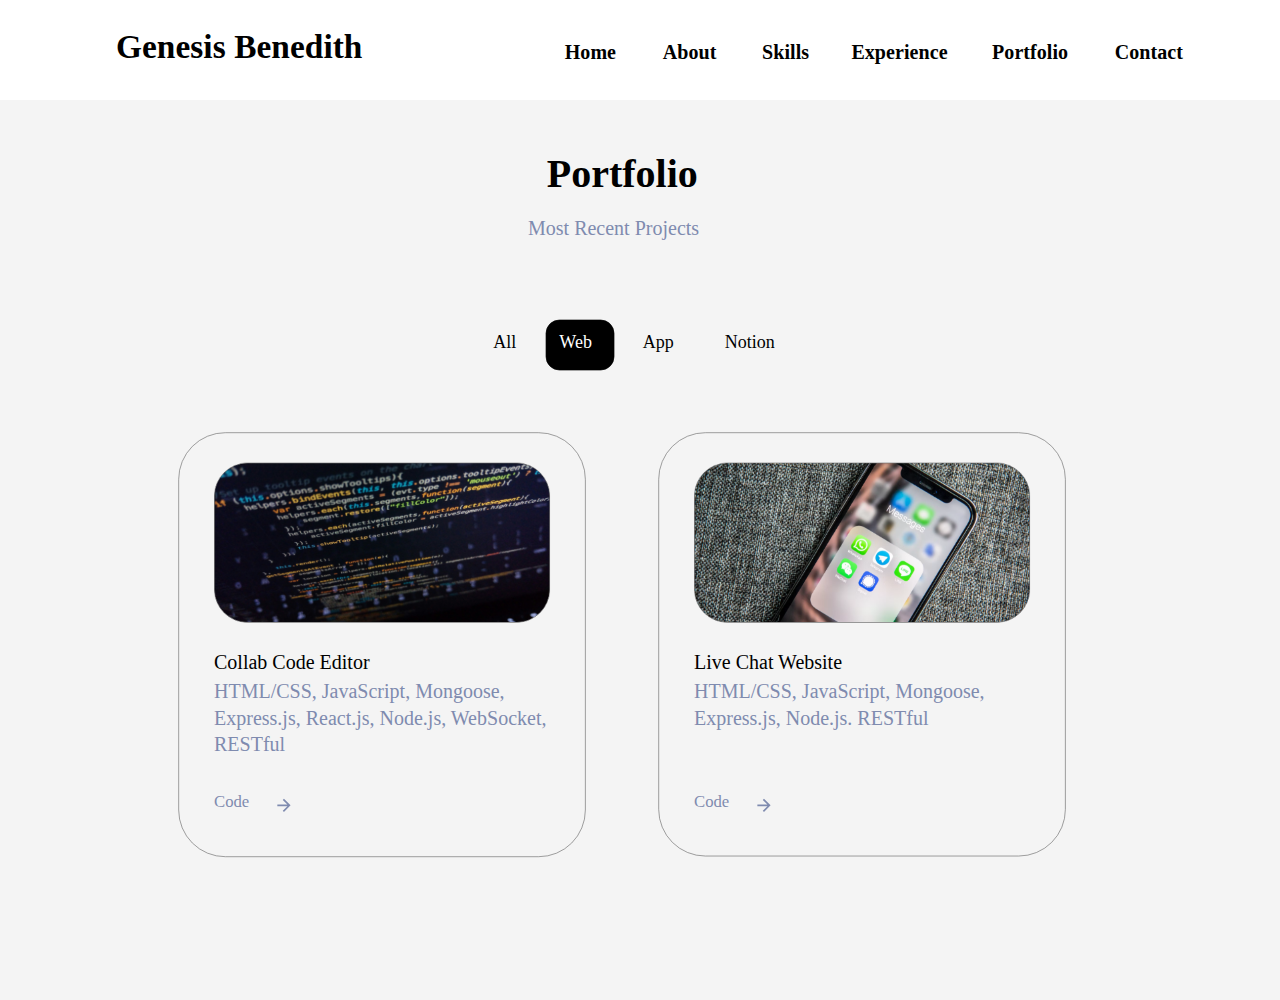
<file: portfolio___web.html>
<!DOCTYPE html>
<html>
<head>
<meta charset="utf-8"/>
<meta http-equiv="X-UA-Compatible" content="IE=edge"/>
<meta name="viewport" content="width=device-width, initial-scale=1.0">
<title>Genesis Benedith | Portfolio</title>
<link rel="icon" type="image/x-icon" href="/GB watermark.png">
<style id="applicationStylesheet" type="text/css">
	.mediaViewInfo {
		--web-view-name: portfolio – web;
		--web-view-id: portfolio__web;
		--web-scale-to-fit: true;
		--web-scale-to-fit-type: width;
		--web-scale-on-resize: true;
		--web-enable-deep-linking: true;
	}
	:root {
		--web-view-ids: portfolio__web;
	}
	* {
		margin: 0;
		padding: 0;
		box-sizing: border-box;
		border: none;
	}
	#portfolio__web {
		position: absolute;
		width: 1920px;
		height: 1500px;
		background-color: rgba(244,244,244,1);
		overflow: hidden;
		--web-view-name: portfolio – web;
		--web-view-id: portfolio__web;
		--web-scale-to-fit: true;
		--web-scale-to-fit-type: width;
		--web-scale-on-resize: true;
		--web-enable-deep-linking: true;
	}
	@keyframes  {
	
	
	}
	@keyframes  {
	
	
	}
	@keyframes  {
	
	
	}
	@keyframes  {
	
	
	}
	@keyframes  {
	
	
	}
	@keyframes  {
	
	
	}
	@keyframes  {
	
	
	}
	@keyframes  {
	
	
	}
	#portfolio_options_ox {
		position: absolute;
		width: 441px;
		height: 75px;
		left: 740px;
		top: 480px;
		overflow: visible;
	}
	#Rectangle_4_oy {
		fill: rgba(0,0,0,1);
		stroke: rgba(0,0,0,1);
		stroke-width: 1px;
		stroke-linejoin: miter;
		stroke-linecap: butt;
		stroke-miterlimit: 4;
		shape-rendering: auto;
	}
	.Rectangle_4_oy {
		position: absolute;
		overflow: visible;
		width: 102px;
		height: 75px;
		left: 79px;
		top: 0px;
	}
	#All_oz {
		left: 0px;
		top: 19px;
		position: absolute;
		overflow: visible;
		width: 37px;
		height: 37px;
		--web-animation: fadein undefineds undefined;
		--web-action-type: page;
		--web-action-target: portfolio.html;
		cursor: pointer;
		line-height: 108px;
		margin-top: -40.5px;
		text-align: left;
		font-family: Poppins;
		font-style: normal;
		font-weight: normal;
		font-size: 27px;
		color: rgba(0,0,0,1);
	}
	#Web_o {
		left: 99px;
		top: 19px;
		position: absolute;
		overflow: visible;
		width: 63px;
		height: 37px;
		line-height: 108px;
		margin-top: -40.5px;
		text-align: left;
		font-family: Poppins;
		font-style: normal;
		font-weight: normal;
		font-size: 27px;
		color: rgba(255,255,255,1);
	}
	#App_o {
		left: 224px;
		top: 19px;
		position: absolute;
		overflow: visible;
		width: 61px;
		height: 37px;
		--web-animation: fadein undefineds undefined;
		--web-action-type: page;
		--web-action-target: portfolio___app.html;
		cursor: pointer;
		line-height: 108px;
		margin-top: -40.5px;
		text-align: left;
		font-family: Poppins;
		font-style: normal;
		font-weight: normal;
		font-size: 27px;
		color: rgba(0,0,0,1);
	}
	#Notion_o {
		left: 347px;
		top: 19px;
		position: absolute;
		overflow: visible;
		width: 95px;
		height: 37px;
		--web-animation: fadein undefineds undefined;
		--web-action-type: page;
		--web-action-target: portfolio___notion.html;
		cursor: pointer;
		line-height: 108px;
		margin-top: -40.5px;
		text-align: left;
		font-family: Poppins;
		font-style: normal;
		font-weight: normal;
		font-size: 27px;
		color: rgba(0,0,0,1);
	}
	#Portfolio_o {
		left: 820px;
		top: 231px;
		position: absolute;
		overflow: visible;
		width: 282px;
		height: 84px;
		line-height: 108px;
		margin-top: -24px;
		text-align: left;
		font-family: Poppins;
		font-style: normal;
		font-weight: bold;
		font-size: 60px;
		color: rgba(0,0,0,1);
	}
	#Most_Recent_Projects_o {
		left: 792px;
		top: 328px;
		position: absolute;
		overflow: visible;
		width: 338px;
		height: 43px;
		line-height: 108px;
		margin-top: -39px;
		text-align: left;
		font-family: Poppins;
		font-style: normal;
		font-weight: normal;
		font-size: 30px;
		color: rgba(127,139,175,1);
	}
	#chatty_o {
		position: absolute;
		width: 610px;
		height: 635px;
		left: 988px;
		top: 649px;
		overflow: visible;
	}
	#Rectangle_14_o {
		fill: transparent;
		stroke: rgba(112,112,112,1);
		stroke-width: 1px;
		stroke-linejoin: miter;
		stroke-linecap: butt;
		stroke-miterlimit: 4;
		shape-rendering: auto;
	}
	.Rectangle_14_o {
		position: absolute;
		overflow: visible;
		width: 610px;
		height: 635px;
		left: 0px;
		top: 0px;
	}
	#n_5fc570ef6d77a62769be7245349c_o {
		position: absolute;
		width: 504px;
		height: 240px;
		left: 53px;
		top: 45px;
		overflow: visible;
	}
	#Live_Chat_Website_o {
		left: 53px;
		top: 330px;
		position: absolute;
		overflow: visible;
		width: 445px;
		height: 43px;
		line-height: 108px;
		margin-top: -39px;
		text-align: left;
		font-family: Poppins;
		font-style: normal;
		font-weight: normal;
		font-size: 30px;
		color: rgba(0,0,0,1);
	}
	#HTMLCSS_JavaScript_Mongoose_Ex_o {
		left: 53px;
		top: 373px;
		position: absolute;
		overflow: visible;
		width: 505px;
		height: 123px;
		line-height: 40px;
		margin-top: -5px;
		text-align: left;
		font-family: Poppins;
		font-style: normal;
		font-weight: normal;
		font-size: 30px;
		color: rgba(127,139,175,1);
	}
	#chatty_demo_pa {
		position: absolute;
		width: 114.84px;
		height: 35px;
		left: 53px;
		top: 541px;
		overflow: visible;
	}
	#Demo_pb {
		left: 0px;
		top: 0px;
		position: absolute;
		overflow: visible;
		width: 106px;
		height: 35px;
		line-height: 40px;
		margin-top: -7.5px;
		text-align: left;
		font-family: Poppins;
		font-style: normal;
		font-weight: normal;
		font-size: 25px;
		color: rgba(127,139,175,1);
	}
	#MDI__arrow-right_pc {
		position: absolute;
		width: 35px;
		height: 28px;
		left: 79.84px;
		top: 2.5px;
		overflow: visible;
	}
	#Boundary_pd {
		opacity: 0;
		fill: rgba(127,139,175,1);
		stroke: rgba(0,0,0,0);
		stroke-width: 1px;
		stroke-linejoin: miter;
		stroke-linecap: butt;
		stroke-miterlimit: 4;
		shape-rendering: auto;
	}
	.Boundary_pd {
		position: absolute;
		overflow: visible;
		width: 28px;
		height: 28px;
		left: 0px;
		top: 0px;
	}
	#Path__arrow-right_pe {
		fill: rgba(127,139,175,1);
	}
	.Path__arrow-right_pe {
		overflow: visible;
		position: absolute;
		width: 19.84px;
		height: 19.84px;
		left: 15.16px;
		top: 5px;
		transform: matrix(1,0,0,1,0,0);
	}
	#hivescript_pf {
		position: absolute;
		width: 610px;
		height: 636px;
		left: 268px;
		top: 649px;
		overflow: visible;
	}
	#Rectangle_10_pg {
		fill: transparent;
		stroke: rgba(112,112,112,1);
		stroke-width: 1px;
		stroke-linejoin: miter;
		stroke-linecap: butt;
		stroke-miterlimit: 4;
		shape-rendering: auto;
	}
	.Rectangle_10_pg {
		position: absolute;
		overflow: visible;
		width: 610px;
		height: 636px;
		left: 0px;
		top: 0px;
	}
	#irvan-smith-cwqG1N1AtI0-unspla_ph {
		position: absolute;
		width: 504px;
		height: 240px;
		left: 53px;
		top: 45px;
		overflow: visible;
	}
	#Collab_Code_Editor_pi {
		left: 53px;
		top: 330px;
		position: absolute;
		overflow: visible;
		width: 445px;
		height: 43px;
		line-height: 108px;
		margin-top: -39px;
		text-align: left;
		font-family: Poppins;
		font-style: normal;
		font-weight: normal;
		font-size: 30px;
		color: rgba(0,0,0,1);
	}
	#HTMLCSS_JavaScript_Mongoose_Ex_pj {
		left: 53px;
		top: 373px;
		position: absolute;
		overflow: visible;
		width: 505px;
		height: 123px;
		line-height: 40px;
		margin-top: -5px;
		text-align: left;
		font-family: Poppins;
		font-style: normal;
		font-weight: normal;
		font-size: 30px;
		color: rgba(127,139,175,1);
	}
	#hivescript_demo_pk {
		position: absolute;
		width: 119px;
		height: 35px;
		left: 53px;
		top: 541px;
		overflow: visible;
	}
	#Demo_pl {
		left: 0px;
		top: 0px;
		position: absolute;
		overflow: visible;
		width: 106px;
		height: 35px;
		line-height: 40px;
		margin-top: -7.5px;
		text-align: left;
		font-family: Poppins;
		font-style: normal;
		font-weight: normal;
		font-size: 25px;
		color: rgba(127,139,175,1);
	}
	#MDI__arrow-right_pm {
		position: absolute;
		width: 28px;
		height: 28px;
		left: 91px;
		top: 3.5px;
		overflow: visible;
	}
	#Boundary_pn {
		opacity: 0;
		fill: rgba(127,139,175,1);
		stroke: rgba(0,0,0,0);
		stroke-width: 1px;
		stroke-linejoin: miter;
		stroke-linecap: butt;
		stroke-miterlimit: 4;
		shape-rendering: auto;
	}
	.Boundary_pn {
		position: absolute;
		overflow: visible;
		width: 28px;
		height: 28px;
		left: 0px;
		top: 0px;
	}
	#Path__arrow-right_po {
		fill: rgba(127,139,175,1);
	}
	.Path__arrow-right_po {
		overflow: visible;
		position: absolute;
		width: 19.84px;
		height: 19.84px;
		left: 4px;
		top: 4px;
		transform: matrix(1,0,0,1,0,0);
	}
	#header_pp {
		position: absolute;
		width: 1920px;
		height: 150px;
		left: 0px;
		top: 0px;
		overflow: visible;
	}
	#Rectangle_2_pq {
		fill: rgba(255,255,255,1);
	}
	.Rectangle_2_pq {
		position: absolute;
		overflow: visible;
		width: 1920px;
		height: 150px;
		left: 0px;
		top: 0px;
	}
	#Genesis_Benedith_pr {
		left: 174px;
		top: 41px;
		position: absolute;
		overflow: visible;
		width: 449px;
		white-space: nowrap;
		text-align: left;
		font-family: Poppins;
		font-style: normal;
		font-weight: bold;
		font-size: 50px;
		color: rgba(0,0,0,1);
		letter-spacing: 0.1px;
	}
	#Home_ps {
		left: 847px;
		top: 61px;
		position: absolute;
		overflow: visible;
		width: 93px;
		white-space: nowrap;
		--web-animation: fadein undefineds undefined;
		--web-action-type: page;
		--web-action-target: index.html;
		cursor: pointer;
		text-align: left;
		font-family: Poppins;
		font-style: normal;
		font-weight: bold;
		font-size: 30px;
		color: rgba(0,0,0,1);
		letter-spacing: 0.1px;
	}
	#Portfolio_pt {
		left: 1488px;
		top: 61px;
		position: absolute;
		overflow: visible;
		width: 130px;
		white-space: nowrap;
		--web-animation: fadein undefineds undefined;
		--web-action-type: page;
		--web-action-target: portfolio.html;
		cursor: pointer;
		text-align: left;
		font-family: Poppins;
		font-style: normal;
		font-weight: bold;
		font-size: 30px;
		color: rgba(0,0,0,1);
		letter-spacing: 0.1px;
	}
	#Contact_pu {
		left: 1672px;
		top: 61px;
		position: absolute;
		overflow: visible;
		width: 126px;
		white-space: nowrap;
		text-align: left;
		font-family: Poppins;
		font-style: normal;
		font-weight: bold;
		font-size: 30px;
		color: rgba(0,0,0,1);
		letter-spacing: 0.1px;
	}
	#Skills_pv {
		left: 1143px;
		top: 61px;
		position: absolute;
		overflow: visible;
		width: 80px;
		white-space: nowrap;
		--web-animation: fadein undefineds undefined;
		--web-action-type: page;
		--web-action-target: skills.html;
		cursor: pointer;
		text-align: left;
		font-family: Poppins;
		font-style: normal;
		font-weight: bold;
		font-size: 30px;
		color: rgba(0,0,0,1);
		letter-spacing: 0.1px;
	}
	#Experience_pw {
		left: 1277px;
		top: 61px;
		position: absolute;
		overflow: visible;
		width: 170px;
		white-space: nowrap;
		--web-animation: fadein undefineds undefined;
		--web-action-type: page;
		--web-action-target: background___experience.html;
		cursor: pointer;
		text-align: left;
		font-family: Poppins;
		font-style: normal;
		font-weight: bold;
		font-size: 30px;
		color: rgba(0,0,0,1);
		letter-spacing: 0.1px;
	}
	#About_px {
		left: 994px;
		top: 61px;
		position: absolute;
		overflow: visible;
		width: 95px;
		white-space: nowrap;
		--web-animation: fadein undefineds undefined;
		--web-action-type: page;
		--web-action-target: about.html;
		cursor: pointer;
		text-align: left;
		font-family: Poppins;
		font-style: normal;
		font-weight: bold;
		font-size: 30px;
		color: rgba(0,0,0,1);
		letter-spacing: 0.1px;
	}
</style>
<script id="applicationScript">
///////////////////////////////////////
// INITIALIZATION
///////////////////////////////////////

/**
 * Functionality for scaling, showing by media query, and navigation between multiple pages on a single page. 
 * Code subject to change.
 **/

if (window.console==null) { window["console"] = { log : function() {} } }; // some browsers do not set console

var Application = function() {
	// event constants
	this.prefix = "--web-";
	this.NAVIGATION_CHANGE = "viewChange";
	this.VIEW_NOT_FOUND = "viewNotFound";
	this.VIEW_CHANGE = "viewChange";
	this.VIEW_CHANGING = "viewChanging";
	this.STATE_NOT_FOUND = "stateNotFound";
	this.APPLICATION_COMPLETE = "applicationComplete";
	this.APPLICATION_RESIZE = "applicationResize";
	this.SIZE_STATE_NAME = "data-is-view-scaled";
	this.STATE_NAME = this.prefix + "state";

	this.lastTrigger = null;
	this.lastView = null;
	this.lastState = null;
	this.lastOverlay = null;
	this.currentView = null;
	this.currentState = null;
	this.currentOverlay = null;
	this.currentQuery = {index: 0, rule: null, mediaText: null, id: null};
	this.inclusionQuery = "(min-width: 0px)";
	this.exclusionQuery = "none and (min-width: 99999px)";
	this.LastModifiedDateLabelName = "LastModifiedDateLabel";
	this.viewScaleSliderId = "ViewScaleSliderInput";
	this.pageRefreshedName = "showPageRefreshedNotification";
	this.application = null;
	this.applicationStylesheet = null;
	this.showByMediaQuery = null;
	this.mediaQueryDictionary = {};
	this.viewsDictionary = {};
	this.addedViews = [];
	this.viewStates = [];
	this.views = [];
	this.viewIds = [];
	this.viewQueries = {};
	this.overlays = {};
	this.overlayIds = [];
	this.numberOfViews = 0;
	this.verticalPadding = 0;
	this.horizontalPadding = 0;
	this.stateName = null;
	this.viewScale = 1;
	this.viewLeft = 0;
	this.viewTop = 0;
	this.horizontalScrollbarsNeeded = false;
	this.verticalScrollbarsNeeded = false;

	// view settings
	this.showUpdateNotification = false;
	this.showNavigationControls = false;
	this.scaleViewsToFit = false;
	this.scaleToFitOnDoubleClick = false;
	this.actualSizeOnDoubleClick = false;
	this.scaleViewsOnResize = false;
	this.navigationOnKeypress = false;
	this.showViewName = false;
	this.enableDeepLinking = true;
	this.refreshPageForChanges = false;
	this.showRefreshNotifications = true;

	// view controls
	this.scaleViewSlider = null;
	this.lastModifiedLabel = null;
	this.supportsPopState = false; // window.history.pushState!=null;
	this.initialized = false;

	// refresh properties
	this.refreshDuration = 250;
	this.lastModifiedDate = null;
	this.refreshRequest = null;
	this.refreshInterval = null;
	this.refreshContent = null;
	this.refreshContentSize = null;
	this.refreshCheckContent = false;
	this.refreshCheckContentSize = false;

	var self = this;

	self.initialize = function(event) {
		var view = self.getVisibleView();
		var views = self.getVisibleViews();
		if (view==null) view = self.getInitialView();
		self.collectViews();
		self.collectOverlays();
		self.collectMediaQueries();

		for (let index = 0; index < views.length; index++) {
			var view = views[index];
			self.setViewOptions(view);
			self.setViewVariables(view);
			self.centerView(view);
		}

		// sometimes the body size is 0 so we call this now and again later
		if (self.initialized) {
			window.addEventListener(self.NAVIGATION_CHANGE, self.viewChangeHandler);
			window.addEventListener("keyup", self.keypressHandler);
			window.addEventListener("keypress", self.keypressHandler);
			window.addEventListener("resize", self.resizeHandler);
			window.document.addEventListener("dblclick", self.doubleClickHandler);

			if (self.supportsPopState) {
				window.addEventListener('popstate', self.popStateHandler);
			}
			else {
				window.addEventListener('hashchange', self.hashChangeHandler);
			}

			// we are ready to go
			window.dispatchEvent(new Event(self.APPLICATION_COMPLETE));
		}

		if (self.initialized==false) {
			if (self.enableDeepLinking) {
				self.syncronizeViewToURL();
			} 
	
			if (self.refreshPageForChanges) {
				self.setupRefreshForChanges();
			}
	
			self.initialized = true;
		}
		
		if (self.scaleViewsToFit) {
			self.viewScale = self.scaleViewToFit(view);
			
			if (self.viewScale<0) {
				setTimeout(self.scaleViewToFit, 500, view);
			}
		}
		else if (view) {
			self.viewScale = self.getViewScaleValue(view);
			self.centerView(view);
			self.updateSliderValue(self.viewScale);
		}
		else {
			// no view found
		}
	
		if (self.showUpdateNotification) {
			self.showNotification();
		}

		//"addEventListener" in window ? null : window.addEventListener = window.attachEvent;
		//"addEventListener" in document ? null : document.addEventListener = document.attachEvent;
	}


	///////////////////////////////////////
	// AUTO REFRESH 
	///////////////////////////////////////

	self.setupRefreshForChanges = function() {
		self.refreshRequest = new XMLHttpRequest();

		if (!self.refreshRequest) {
			return false;
		}

		// get document start values immediately
		self.requestRefreshUpdate();
	}

	/**
	 * Attempt to check the last modified date by the headers 
	 * or the last modified property from the byte array (experimental)
	 **/
	self.requestRefreshUpdate = function() {
		var url = document.location.href;
		var protocol = window.location.protocol;
		var method;
		
		try {

			if (self.refreshCheckContentSize) {
				self.refreshRequest.open('HEAD', url, true);
			}
			else if (self.refreshCheckContent) {
				self.refreshContent = document.documentElement.outerHTML;
				self.refreshRequest.open('GET', url, true);
				self.refreshRequest.responseType = "text";
			}
			else {

				// get page last modified date for the first call to compare to later
				if (self.lastModifiedDate==null) {

					// File system does not send headers in FF so get blob if possible
					if (protocol=="file:") {
						self.refreshRequest.open("GET", url, true);
						self.refreshRequest.responseType = "blob";
					}
					else {
						self.refreshRequest.open("HEAD", url, true);
						self.refreshRequest.responseType = "blob";
					}

					self.refreshRequest.onload = self.refreshOnLoadOnceHandler;

					// In some browsers (Chrome & Safari) this error occurs at send: 
					// 
					// Chrome - Access to XMLHttpRequest at 'file:///index.html' from origin 'null' 
					// has been blocked by CORS policy: 
					// Cross origin requests are only supported for protocol schemes: 
					// http, data, chrome, chrome-extension, https.
					// 
					// Safari - XMLHttpRequest cannot load file:///Users/user/Public/index.html. Cross origin requests are only supported for HTTP.
					// 
					// Solution is to run a local server, set local permissions or test in another browser
					self.refreshRequest.send(null);

					// In MS browsers the following behavior occurs possibly due to an AJAX call to check last modified date: 
					// 
					// DOM7011: The code on this page disabled back and forward caching.

					// In Brave (Chrome) error when on the server
					// index.js:221 HEAD https://www.example.com/ net::ERR_INSUFFICIENT_RESOURCES
					// self.refreshRequest.send(null);

				}
				else {
					self.refreshRequest = new XMLHttpRequest();
					self.refreshRequest.onreadystatechange = self.refreshHandler;
					self.refreshRequest.ontimeout = function() {
						self.log("Couldn't find page to check for updates");
					}
					
					var method;
					if (protocol=="file:") {
						method = "GET";
					}
					else {
						method = "HEAD";
					}

					//refreshRequest.open('HEAD', url, true);
					self.refreshRequest.open(method, url, true);
					self.refreshRequest.responseType = "blob";
					self.refreshRequest.send(null);
				}
			}
		}
		catch (error) {
			self.log("Refresh failed for the following reason:")
			self.log(error);
		}
	}

	self.refreshHandler = function() {
		var contentSize;

		try {

			if (self.refreshRequest.readyState === XMLHttpRequest.DONE) {
				
				if (self.refreshRequest.status === 2 || 
					self.refreshRequest.status === 200) {
					var pageChanged = false;

					self.updateLastModifiedLabel();

					if (self.refreshCheckContentSize) {
						var lastModifiedHeader = self.refreshRequest.getResponseHeader("Last-Modified");
						contentSize = self.refreshRequest.getResponseHeader("Content-Length");
						//lastModifiedDate = refreshRequest.getResponseHeader("Last-Modified");
						var headers = self.refreshRequest.getAllResponseHeaders();
						var hasContentHeader = headers.indexOf("Content-Length")!=-1;
						
						if (hasContentHeader) {
							contentSize = self.refreshRequest.getResponseHeader("Content-Length");

							// size has not been set yet
							if (self.refreshContentSize==null) {
								self.refreshContentSize = contentSize;
								// exit and let interval call this method again
								return;
							}

							if (contentSize!=self.refreshContentSize) {
								pageChanged = true;
							}
						}
					}
					else if (self.refreshCheckContent) {

						if (self.refreshRequest.responseText!=self.refreshContent) {
							pageChanged = true;
						}
					}
					else {
						lastModifiedHeader = self.getLastModified(self.refreshRequest);

						if (self.lastModifiedDate!=lastModifiedHeader) {
							self.log("lastModifiedDate:" + self.lastModifiedDate + ",lastModifiedHeader:" +lastModifiedHeader);
							pageChanged = true;
						}

					}

					
					if (pageChanged) {
						clearInterval(self.refreshInterval);
						self.refreshUpdatedPage();
						return;
					}

				}
				else {
					self.log('There was a problem with the request.');
				}

			}
		}
		catch( error ) {
			//console.log('Caught Exception: ' + error);
		}
	}

	self.refreshOnLoadOnceHandler = function(event) {

		// get the last modified date
		if (self.refreshRequest.response) {
			self.lastModifiedDate = self.getLastModified(self.refreshRequest);

			if (self.lastModifiedDate!=null) {

				if (self.refreshInterval==null) {
					self.refreshInterval = setInterval(self.requestRefreshUpdate, self.refreshDuration);
				}
			}
			else {
				self.log("Could not get last modified date from the server");
			}
		}
	}

	self.refreshUpdatedPage = function() {
		if (self.showRefreshNotifications) {
			var date = new Date().setTime((new Date().getTime()+10000));
			document.cookie = encodeURIComponent(self.pageRefreshedName) + "=true" + "; max-age=6000;" + " path=/";
		}

		document.location.reload(true);
	}

	self.showNotification = function(duration) {
		var notificationID = self.pageRefreshedName+"ID";
		var notification = document.getElementById(notificationID);
		if (duration==null) duration = 4000;

		if (notification!=null) {return;}

		notification = document.createElement("div");
		notification.id = notificationID;
		notification.textContent = "PAGE UPDATED";
		var styleRule = ""
		styleRule = "position: fixed; padding: 7px 16px 6px 16px; font-family: Arial, sans-serif; font-size: 10px; font-weight: bold; left: 50%;";
		styleRule += "top: 20px; background-color: rgba(0,0,0,.5); border-radius: 12px; color:rgb(235, 235, 235); transition: all 2s linear;";
		styleRule += "transform: translateX(-50%); letter-spacing: .5px; filter: drop-shadow(2px 2px 6px rgba(0, 0, 0, .1)); cursor: pointer";
		notification.setAttribute("style", styleRule);

		notification.className = "PageRefreshedClass";
		notification.addEventListener("click", function() {
			notification.parentNode.removeChild(notification);
		});
		
		document.body.appendChild(notification);

		setTimeout(function() {
			notification.style.opacity = "0";
			notification.style.filter = "drop-shadow( 0px 0px 0px rgba(0,0,0, .5))";
			setTimeout(function() {
				try {
					notification.parentNode.removeChild(notification);
				} catch(error) {}
			}, duration)
		}, duration);

		document.cookie = encodeURIComponent(self.pageRefreshedName) + "=; max-age=1; path=/";
	}

	/**
	 * Get the last modified date from the header 
	 * or file object after request has been received
	 **/
	self.getLastModified = function(request) {
		var date;

		// file protocol - FILE object with last modified property
		if (request.response && request.response.lastModified) {
			date = request.response.lastModified;
		}
		
		// http protocol - check headers
		if (date==null) {
			date = request.getResponseHeader("Last-Modified");
		}

		return date;
	}

	self.updateLastModifiedLabel = function() {
		var labelValue = "";
		
		if (self.lastModifiedLabel==null) {
			self.lastModifiedLabel = document.getElementById("LastModifiedLabel");
		}

		if (self.lastModifiedLabel) {
			var seconds = parseInt(((new Date().getTime() - Date.parse(document.lastModified)) / 1000 / 60) * 100 + "");
			var minutes = 0;
			var hours = 0;

			if (seconds < 60) {
				seconds = Math.floor(seconds/10)*10;
				labelValue = seconds + " seconds";
			}
			else {
				minutes = parseInt((seconds/60) + "");

				if (minutes>60) {
					hours = parseInt((seconds/60/60) +"");
					labelValue += hours==1 ? " hour" : " hours";
				}
				else {
					labelValue = minutes+"";
					labelValue += minutes==1 ? " minute" : " minutes";
				}
			}
			
			if (seconds<10) {
				labelValue = "Updated now";
			}
			else {
				labelValue = "Updated " + labelValue + " ago";
			}

			if (self.lastModifiedLabel.firstElementChild) {
				self.lastModifiedLabel.firstElementChild.textContent = labelValue;

			}
			else if ("textContent" in self.lastModifiedLabel) {
				self.lastModifiedLabel.textContent = labelValue;
			}
		}
	}

	self.getShortString = function(string, length) {
		if (length==null) length = 30;
		string = string!=null ? string.substr(0, length).replace(/\n/g, "") : "[String is null]";
		return string;
	}

	self.getShortNumber = function(value, places) {
		if (places==null || places<1) places = 4;
		value = Math.round(value * Math.pow(10,places)) / Math.pow(10, places);
		return value;
	}

	///////////////////////////////////////
	// NAVIGATION CONTROLS
	///////////////////////////////////////

	self.updateViewLabel = function() {
		var viewNavigationLabel = document.getElementById("ViewNavigationLabel");
		var view = self.getVisibleView();
		var viewIndex = view ? self.getViewIndex(view) : -1;
		var viewName = view ? self.getViewPreferenceValue(view, self.prefix + "view-name") : null;
		var viewId = view ? view.id : null;

		if (viewNavigationLabel && view) {
			if (viewName && viewName.indexOf('"')!=-1) {
				viewName = viewName.replace(/"/g, "");
			}

			if (self.showViewName) {
				viewNavigationLabel.textContent = viewName;
				self.setTooltip(viewNavigationLabel, viewIndex + 1 + " of " + self.numberOfViews);
			}
			else {
				viewNavigationLabel.textContent = viewIndex + 1 + " of " + self.numberOfViews;
				self.setTooltip(viewNavigationLabel, viewName);
			}

		}
	}

	self.updateURL = function(view) {
		view = view == null ? self.getVisibleView() : view;
		var viewId = view ? view.id : null
		var viewFragment = view ? "#"+ viewId : null;

		if (viewId && self.viewIds.length>1 && self.enableDeepLinking) {

			if (self.supportsPopState==false) {
				self.setFragment(viewId);
			}
			else {
				if (viewFragment!=window.location.hash) {

					if (window.location.hash==null) {
						window.history.replaceState({name:viewId}, null, viewFragment);
					}
					else {
						window.history.pushState({name:viewId}, null, viewFragment);
					}
				}
			}
		}
	}

	self.updateURLState = function(view, stateName) {
		stateName = view && (stateName=="" || stateName==null) ? self.getStateNameByViewId(view.id) : stateName;

		if (self.supportsPopState==false) {
			self.setFragment(stateName);
		}
		else {
			if (stateName!=window.location.hash) {

				if (window.location.hash==null) {
					window.history.replaceState({name:view.viewId}, null, stateName);
				}
				else {
					window.history.pushState({name:view.viewId}, null, stateName);
				}
			}
		}
	}

	self.setFragment = function(value) {
		window.location.hash = "#" + value;
	}

	self.setTooltip = function(element, value) {
		// setting the tooltip in edge causes a page crash on hover
		if (/Edge/.test(navigator.userAgent)) { return; }

		if ("title" in element) {
			element.title = value;
		}
	}

	self.getStylesheetRules = function(styleSheet) {
		try {
			if (styleSheet) return styleSheet.cssRules || styleSheet.rules;
	
			return document.styleSheets[0]["cssRules"] || document.styleSheets[0]["rules"];
		}
		catch (error) {
			// ERRORS:
			// SecurityError: The operation is insecure.
			// Errors happen when script loads before stylesheet or loading an external css locally

			// InvalidAccessError: A parameter or an operation is not supported by the underlying object
			// Place script after stylesheet

			console.log(error);
			if (error.toString().indexOf("The operation is insecure")!=-1) {
				console.log("Load the stylesheet before the script or load the stylesheet inline until it can be loaded on a server")
			}
			return [];
		}
	}

	/**
	 * If single page application hide all of the views. 
	 * @param {Number} selectedIndex if provided shows the view at index provided
	 **/
	self.hideViews = function(selectedIndex, animation) {
		var rules = self.getStylesheetRules();
		var queryIndex = 0;
		var numberOfRules = rules!=null ? rules.length : 0;

		// loop through rules and hide media queries except selected
		for (var i=0;i<numberOfRules;i++) {
			var rule = rules[i];
			var cssText = rule && rule.cssText;

			if (rule.media!=null && cssText.match("--web-view-name:")) {

				if (queryIndex==selectedIndex) {
					self.currentQuery.mediaText = rule.conditionText;
					self.currentQuery.index = selectedIndex;
					self.currentQuery.rule = rule;
					self.enableMediaQuery(rule);
				}
				else {
					if (animation) {
						self.fadeOut(rule)
					}
					else {
						self.disableMediaQuery(rule);
					}
				}
				
				queryIndex++;
			}
		}

		self.numberOfViews = queryIndex;
		self.updateViewLabel();
		self.updateURL();

		self.dispatchViewChange();

		var view = self.getVisibleView();
		var viewIndex = view ? self.getViewIndex(view) : -1;

		return viewIndex==selectedIndex ? view : null;
	}

	/**
	 * If single page application hide all of the views. 
	 * @param {HTMLElement} selectedView if provided shows the view passed in
	 **/
	 self.hideAllViews = function(selectedView, animation) {
		var views = self.views;
		var queryIndex = 0;
		var numberOfViews = views!=null ? views.length : 0;

		// loop through rules and hide media queries except selected
		for (var i=0;i<numberOfViews;i++) {
			var viewData = views[i];
			var view = viewData && viewData.view;
			var mediaRule = viewData && viewData.mediaRule;
			
			if (view==selectedView) {
				self.currentQuery.mediaText = mediaRule.conditionText;
				self.currentQuery.index = queryIndex;
				self.currentQuery.rule = mediaRule;
				self.enableMediaQuery(mediaRule);
			}
			else {
				if (animation) {
					self.fadeOut(mediaRule)
				}
				else {
					self.disableMediaQuery(mediaRule);
				}
			}
			
			queryIndex++;
		}

		self.numberOfViews = queryIndex;
		self.updateViewLabel();
		self.updateURL();
		self.dispatchViewChange();

		var visibleView = self.getVisibleView();

		return visibleView==selectedView ? selectedView : null;
	}

	/**
	 * Hide view
	 * @param {Object} view element to hide
	 **/
	self.hideView = function(view) {
		var rule = view ? self.mediaQueryDictionary[view.id] : null;

		if (rule) {
			self.disableMediaQuery(rule);
		}
	}

	/**
	 * Hide overlay
	 * @param {Object} overlay element to hide
	 **/
	self.hideOverlay = function(overlay) {
		var rule = overlay ? self.mediaQueryDictionary[overlay.id] : null;

		if (rule) {
			self.disableMediaQuery(rule);

			//if (self.showByMediaQuery) {
				overlay.style.display = "none";
			//}
		}
	}

	/**
	 * Show the view by media query. Does not hide current views
	 * Sets view options by default
	 * @param {Object} view element to show
	 * @param {Boolean} setViewOptions sets view options if null or true
	 */
	self.showViewByMediaQuery = function(view, setViewOptions) {
		var id = view ? view.id : null;
		var query = id ? self.mediaQueryDictionary[id] : null;
		var isOverlay = view ? self.isOverlay(view) : false;
		setViewOptions = setViewOptions==null ? true : setViewOptions;

		if (query) {
			self.enableMediaQuery(query);

			if (isOverlay && view && setViewOptions) {
				self.setViewVariables(null, view);
			}
			else {
				if (view && setViewOptions) self.setViewOptions(view);
				if (view && setViewOptions) self.setViewVariables(view);
			}
		}
	}

	/**
	 * Show the view. Does not hide current views
	 */
	self.showView = function(view, setViewOptions) {
		var id = view ? view.id : null;
		var query = id ? self.mediaQueryDictionary[id] : null;
		var display = null;
		setViewOptions = setViewOptions==null ? true : setViewOptions;

		if (query) {
			self.enableMediaQuery(query);
			if (view==null) view =self.getVisibleView();
			if (view && setViewOptions) self.setViewOptions(view);
		}
		else if (id) {
			display = window.getComputedStyle(view).getPropertyValue("display");
			if (display=="" || display=="none") {
				view.style.display = "block";
			}
		}

		if (view) {
			if (self.currentView!=null) {
				self.lastView = self.currentView;
			}

			self.currentView = view;
		}
	}

	self.showViewById = function(id, setViewOptions) {
		var view = id ? self.getViewById(id) : null;

		if (view) {
			self.showView(view);
			return;
		}

		self.log("View not found '" + id + "'");
	}

	self.getElementView = function(element) {
		var view = element;
		var viewFound = false;

		while (viewFound==false || view==null) {
			if (view && self.viewsDictionary[view.id]) {
				return view;
			}
			view = view.parentNode;
		}
	}

	/**
	 * Show overlay over view
	 * @param {Event | HTMLElement} event event or html element with styles applied
	 * @param {String} id id of view or view reference
	 * @param {Number} x x location
	 * @param {Number} y y location
	 */
	self.showOverlay = function(event, id, x, y) {
		var overlay = id && typeof id === 'string' ? self.getViewById(id) : id ? id : null;
		var query = overlay ? self.mediaQueryDictionary[overlay.id] : null;
		var centerHorizontally = false;
		var centerVertically = false;
		var anchorLeft = false;
		var anchorTop = false;
		var anchorRight = false;
		var anchorBottom = false;
		var display = null;
		var reparent = true;
		var view = null;
		
		if (overlay==null || overlay==false) {
			self.log("Overlay not found, '"+ id + "'");
			return;
		}

		// get enter animation - event target must have css variables declared
		if (event) {
			var button = event.currentTarget || event; // can be event or htmlelement
			var buttonComputedStyles = getComputedStyle(button);
			var actionTargetValue = buttonComputedStyles.getPropertyValue(self.prefix+"action-target").trim();
			var animation = buttonComputedStyles.getPropertyValue(self.prefix+"animation").trim();
			var isAnimated = animation!="";
			var targetType = buttonComputedStyles.getPropertyValue(self.prefix+"action-type").trim();
			var actionTarget = self.application ? null : self.getElement(actionTargetValue);
			var actionTargetStyles = actionTarget ? actionTarget.style : null;

			if (actionTargetStyles) {
				actionTargetStyles.setProperty("animation", animation);
			}

			if ("stopImmediatePropagation" in event) {
				event.stopImmediatePropagation();
			}
		}
		
		if (self.application==false || targetType=="page") {
			document.location.href = "./" + actionTargetValue;
			return;
		}

		// remove any current overlays
		if (self.currentOverlay) {

			// act as switch if same button
			if (self.currentOverlay==actionTarget || self.currentOverlay==null) {
				if (self.lastTrigger==button) {
					self.removeOverlay(isAnimated);
					return;
				}
			}
			else {
				self.removeOverlay(isAnimated);
			}
		}

		if (reparent) {
			view = self.getElementView(button);
			if (view) {
				view.appendChild(overlay);
			}
		}

		if (query) {
			//self.setElementAnimation(overlay, null);
			//overlay.style.animation = animation;
			self.enableMediaQuery(query);
			
			var display = overlay && overlay.style.display;
			
			if (overlay && display=="" || display=="none") {
				overlay.style.display = "block";
				//self.setViewOptions(overlay);
			}

			// add animation defined in event target style declaration
			if (animation && self.supportAnimations) {
				self.fadeIn(overlay, false, animation);
			}
		}
		else if (id) {

			display = window.getComputedStyle(overlay).getPropertyValue("display");

			if (display=="" || display=="none") {
				overlay.style.display = "block";
			}

			// add animation defined in event target style declaration
			if (animation && self.supportAnimations) {
				self.fadeIn(overlay, false, animation);
			}
		}

		// do not set x or y position if centering
		var horizontal = self.prefix + "center-horizontally";
		var vertical = self.prefix + "center-vertically";
		var style = overlay.style;
		var transform = [];

		centerHorizontally = self.getIsStyleDefined(id, horizontal) ? self.getViewPreferenceBoolean(overlay, horizontal) : false;
		centerVertically = self.getIsStyleDefined(id, vertical) ? self.getViewPreferenceBoolean(overlay, vertical) : false;
		anchorLeft = self.getIsStyleDefined(id, "left");
		anchorRight = self.getIsStyleDefined(id, "right");
		anchorTop = self.getIsStyleDefined(id, "top");
		anchorBottom = self.getIsStyleDefined(id, "bottom");

		
		if (self.viewsDictionary[overlay.id] && self.viewsDictionary[overlay.id].styleDeclaration) {
			style = self.viewsDictionary[overlay.id].styleDeclaration.style;
		}
		
		if (centerHorizontally) {
			style.left = "50%";
			style.transformOrigin = "0 0";
			transform.push("translateX(-50%)");
		}
		else if (anchorRight && anchorLeft) {
			style.left = x + "px";
		}
		else if (anchorRight) {
			//style.right = x + "px";
		}
		else {
			style.left = x + "px";
		}
		
		if (centerVertically) {
			style.top = "50%";
			transform.push("translateY(-50%)");
			style.transformOrigin = "0 0";
		}
		else if (anchorTop && anchorBottom) {
			style.top = y + "px";
		}
		else if (anchorBottom) {
			//style.bottom = y + "px";
		}
		else {
			style.top = y + "px";
		}

		if (transform.length) {
			style.transform = transform.join(" ");
		}

		self.currentOverlay = overlay;
		self.lastTrigger = button;
	}

	self.goBack = function() {
		if (self.currentOverlay) {
			self.removeOverlay();
		}
		else if (self.lastView) {
			self.goToView(self.lastView.id);
		}
	}

	self.removeOverlay = function(animate) {
		var overlay = self.currentOverlay;
		animate = animate===false ? false : true;

		if (overlay) {
			var style = overlay.style;
			
			if (style.animation && self.supportAnimations && animate) {
				self.reverseAnimation(overlay, true);

				var duration = self.getAnimationDuration(style.animation, true);
		
				setTimeout(function() {
					self.setElementAnimation(overlay, null);
					self.hideOverlay(overlay);
					self.currentOverlay = null;
				}, duration);
			}
			else {
				self.setElementAnimation(overlay, null);
				self.hideOverlay(overlay);
				self.currentOverlay = null;
			}
		}
	}

	/**
	 * Reverse the animation and hide after
	 * @param {Object} target element with animation
	 * @param {Boolean} hide hide after animation ends
	 */
	self.reverseAnimation = function(target, hide) {
		var lastAnimation = null;
		var style = target.style;

		style.animationPlayState = "paused";
		lastAnimation = style.animation;
		style.animation = null;
		style.animationPlayState = "paused";

		if (hide) {
			//target.addEventListener("animationend", self.animationEndHideHandler);
	
			var duration = self.getAnimationDuration(lastAnimation, true);
			var isOverlay = self.isOverlay(target);
	
			setTimeout(function() {
				self.setElementAnimation(target, null);

				if (isOverlay) {
					self.hideOverlay(target);
				}
				else {
					self.hideView(target);
				}
			}, duration);
		}

		setTimeout(function() {
			style.animation = lastAnimation;
			style.animationPlayState = "paused";
			style.animationDirection = "reverse";
			style.animationPlayState = "running";
		}, 30);
	}

	self.animationEndHandler = function(event) {
		var target = event.currentTarget;
		self.dispatchEvent(new Event(event.type));
	}

	self.isOverlay = function(view) {
		var result = view ? self.getViewPreferenceBoolean(view, self.prefix + "is-overlay") : false;

		return result;
	}

	self.animationEndHideHandler = function(event) {
		var target = event.currentTarget;
		self.setViewVariables(null, target);
		self.hideView(target);
		target.removeEventListener("animationend", self.animationEndHideHandler);
	}

	self.animationEndShowHandler = function(event) {
		var target = event.currentTarget;
		target.removeEventListener("animationend", self.animationEndShowHandler);
	}

	self.setViewOptions = function(view) {

		if (view) {
			self.minimumScale = self.getViewPreferenceValue(view, self.prefix + "minimum-scale");
			self.maximumScale = self.getViewPreferenceValue(view, self.prefix + "maximum-scale");
			self.scaleViewsToFit = self.getViewPreferenceBoolean(view, self.prefix + "scale-to-fit");
			self.scaleToFitType = self.getViewPreferenceValue(view, self.prefix + "scale-to-fit-type");
			self.scaleToFitOnDoubleClick = self.getViewPreferenceBoolean(view, self.prefix + "scale-on-double-click");
			self.actualSizeOnDoubleClick = self.getViewPreferenceBoolean(view, self.prefix + "actual-size-on-double-click");
			self.scaleViewsOnResize = self.getViewPreferenceBoolean(view, self.prefix + "scale-on-resize");
			self.enableScaleUp = self.getViewPreferenceBoolean(view, self.prefix + "enable-scale-up");
			self.centerHorizontally = self.getViewPreferenceBoolean(view, self.prefix + "center-horizontally");
			self.centerVertically = self.getViewPreferenceBoolean(view, self.prefix + "center-vertically");
			self.navigationOnKeypress = self.getViewPreferenceBoolean(view, self.prefix + "navigate-on-keypress");
			self.showViewName = self.getViewPreferenceBoolean(view, self.prefix + "show-view-name");
			self.refreshPageForChanges = self.getViewPreferenceBoolean(view, self.prefix + "refresh-for-changes");
			self.refreshPageForChangesInterval = self.getViewPreferenceValue(view, self.prefix + "refresh-interval");
			self.showNavigationControls = self.getViewPreferenceBoolean(view, self.prefix + "show-navigation-controls");
			self.scaleViewSlider = self.getViewPreferenceBoolean(view, self.prefix + "show-scale-controls");
			self.enableDeepLinking = self.getViewPreferenceBoolean(view, self.prefix + "enable-deep-linking");
			self.singlePageApplication = self.getViewPreferenceBoolean(view, self.prefix + "application");
			self.showByMediaQuery = self.getViewPreferenceBoolean(view, self.prefix + "show-by-media-query");
			self.showUpdateNotification = document.cookie!="" ? document.cookie.indexOf(self.pageRefreshedName)!=-1 : false;
			self.imageComparisonDuration = self.getViewPreferenceValue(view, self.prefix + "image-comparison-duration");
			self.supportAnimations = self.getViewPreferenceBoolean(view, self.prefix + "enable-animations", true);

			if (self.scaleViewsToFit) {
				var newScaleValue = self.scaleViewToFit(view);
				
				if (newScaleValue<0) {
					setTimeout(self.scaleViewToFit, 500, view);
				}
			}
			else {
				self.viewScale = self.getViewScaleValue(view);
				self.viewToFitWidthScale = self.getViewFitToViewportWidthScale(view, self.enableScaleUp)
				self.viewToFitHeightScale = self.getViewFitToViewportScale(view, self.enableScaleUp);
				self.updateSliderValue(self.viewScale);
			}

			if (self.imageComparisonDuration!=null) {
				// todo
			}

			if (self.refreshPageForChangesInterval!=null) {
				self.refreshDuration = Number(self.refreshPageForChangesInterval);
			}
		}
	}

	self.previousView = function(event) {
		var rules = self.getStylesheetRules();
		var view = self.getVisibleView()
		var index = view ? self.getViewIndex(view) : -1;
		var prevQueryIndex = index!=-1 ? index-1 : self.currentQuery.index-1;
		var queryIndex = 0;
		var numberOfRules = rules!=null ? rules.length : 0;

		if (event) {
			event.stopImmediatePropagation();
		}

		if (prevQueryIndex<0) {
			return;
		}

		// loop through rules and hide media queries except selected
		for (var i=0;i<numberOfRules;i++) {
			var rule = rules[i];
			
			if (rule.media!=null) {

				if (queryIndex==prevQueryIndex) {
					self.currentQuery.mediaText = rule.conditionText;
					self.currentQuery.index = prevQueryIndex;
					self.currentQuery.rule = rule;
					self.enableMediaQuery(rule);
					self.updateViewLabel();
					self.updateURL();
					self.dispatchViewChange();
				}
				else {
					self.disableMediaQuery(rule);
				}

				queryIndex++;
			}
		}
	}

	self.nextView = function(event) {
		var rules = self.getStylesheetRules();
		var view = self.getVisibleView();
		var index = view ? self.getViewIndex(view) : -1;
		var nextQueryIndex = index!=-1 ? index+1 : self.currentQuery.index+1;
		var queryIndex = 0;
		var numberOfRules = rules!=null ? rules.length : 0;
		var numberOfMediaQueries = self.getNumberOfMediaRules();

		if (event) {
			event.stopImmediatePropagation();
		}

		if (nextQueryIndex>=numberOfMediaQueries) {
			return;
		}

		// loop through rules and hide media queries except selected
		for (var i=0;i<numberOfRules;i++) {
			var rule = rules[i];
			
			if (rule.media!=null) {

				if (queryIndex==nextQueryIndex) {
					self.currentQuery.mediaText = rule.conditionText;
					self.currentQuery.index = nextQueryIndex;
					self.currentQuery.rule = rule;
					self.enableMediaQuery(rule);
					self.updateViewLabel();
					self.updateURL();
					self.dispatchViewChange();
				}
				else {
					self.disableMediaQuery(rule);
				}

				queryIndex++;
			}
		}
	}

	/**
	 * Enables a view via media query
	 */
	self.enableMediaQuery = function(rule) {

		try {
			rule.media.mediaText = self.inclusionQuery;
		}
		catch(error) {
			//self.log(error);
			rule.conditionText = self.inclusionQuery;
		}
	}

	self.disableMediaQuery = function(rule) {

		try {
			rule.media.mediaText = self.exclusionQuery;
		}
		catch(error) {
			rule.conditionText = self.exclusionQuery;
		}
	}

	self.dispatchViewChange = function() {
		try {
			var event = new Event(self.NAVIGATION_CHANGE);
			window.dispatchEvent(event);
		}
		catch (error) {
			// In IE 11: Object doesn't support this action
		}
	}

	self.getNumberOfMediaRules = function() {
		var rules = self.getStylesheetRules();
		var numberOfRules = rules ? rules.length : 0;
		var numberOfQueries = 0;

		for (var i=0;i<numberOfRules;i++) {
			if (rules[i].media!=null) { numberOfQueries++; }
		}
		
		return numberOfQueries;
	}

	/////////////////////////////////////////
	// VIEW SCALE 
	/////////////////////////////////////////

	self.sliderChangeHandler = function(event) {
		var value = self.getShortNumber(event.currentTarget.value/100);
		var view = self.getVisibleView();
		self.setViewScaleValue(view, false, value, true);
	}

	self.updateSliderValue = function(scale) {
		var slider = document.getElementById(self.viewScaleSliderId);
		var tooltip = parseInt(scale * 100 + "") + "%";
		var inputType;
		var inputValue;
		
		if (slider) {
			inputValue = self.getShortNumber(scale * 100);
			if (inputValue!=slider["value"]) {
				slider["value"] = inputValue;
			}
			inputType = slider.getAttributeNS(null, "type");

			if (inputType!="range") {
				// input range is not supported
				slider.style.display = "none";
			}

			self.setTooltip(slider, tooltip);
		}
	}

	self.viewChangeHandler = function(event) {
		var view = self.getVisibleView();
		var matrix = view ? getComputedStyle(view).transform : null;
		
		if (matrix) {
			self.viewScale = self.getViewScaleValue(view);
			
			var scaleNeededToFit = self.getViewFitToViewportScale(view);
			var isViewLargerThanViewport = scaleNeededToFit<1;
			
			// scale large view to fit if scale to fit is enabled
			if (self.scaleViewsToFit) {
				self.scaleViewToFit(view);
			}
			else {
				self.updateSliderValue(self.viewScale);
			}
		}
	}

	self.getViewScaleValue = function(view) {
		var matrix = getComputedStyle(view).transform;

		if (matrix) {
			var matrixArray = matrix.replace("matrix(", "").split(",");
			var scaleX = parseFloat(matrixArray[0]);
			var scaleY = parseFloat(matrixArray[3]);
			var scale = Math.min(scaleX, scaleY);
		}

		return scale;
	}

	/**
	 * Scales view to scale. 
	 * @param {Object} view view to scale. views are in views array
	 * @param {Boolean} scaleToFit set to true to scale to fit. set false to use desired scale value
	 * @param {Number} desiredScale scale to define. not used if scale to fit is false
	 * @param {Boolean} isSliderChange indicates if slider is callee
	 */
	self.setViewScaleValue = function(view, scaleToFit, desiredScale, isSliderChange) {
		var enableScaleUp = self.enableScaleUp;
		var scaleToFitType = self.scaleToFitType;
		var minimumScale = self.minimumScale;
		var maximumScale = self.maximumScale;
		var hasMinimumScale = !isNaN(minimumScale) && minimumScale!="";
		var hasMaximumScale = !isNaN(maximumScale) && maximumScale!="";
		var scaleNeededToFit = self.getViewFitToViewportScale(view, enableScaleUp);
		var scaleNeededToFitWidth = self.getViewFitToViewportWidthScale(view, enableScaleUp);
		var scaleNeededToFitHeight = self.getViewFitToViewportHeightScale(view, enableScaleUp);
		var scaleToFitFull = self.getViewFitToViewportScale(view, true);
		var scaleToFitFullWidth = self.getViewFitToViewportWidthScale(view, true);
		var scaleToFitFullHeight = self.getViewFitToViewportHeightScale(view, true);
		var scaleToWidth = scaleToFitType=="width";
		var scaleToHeight = scaleToFitType=="height";
		var shrunkToFit = false;
		var topPosition = null;
		var leftPosition = null;
		var translateY = null;
		var translateX = null;
		var transformValue = "";
		var canCenterVertically = true;
		var canCenterHorizontally = true;
		var style = view.style;

		if (view && self.viewsDictionary[view.id] && self.viewsDictionary[view.id].styleDeclaration) {
			style = self.viewsDictionary[view.id].styleDeclaration.style;
		}

		if (scaleToFit && isSliderChange!=true) {
			if (scaleToFitType=="fit" || scaleToFitType=="") {
				desiredScale = scaleNeededToFit;
			}
			else if (scaleToFitType=="width") {
				desiredScale = scaleNeededToFitWidth;
			}
			else if (scaleToFitType=="height") {
				desiredScale = scaleNeededToFitHeight;
			}
		}
		else {
			if (isNaN(desiredScale)) {
				desiredScale = 1;
			}
		}

		self.updateSliderValue(desiredScale);
		
		// scale to fit width
		if (scaleToWidth && scaleToHeight==false) {
			canCenterVertically = scaleNeededToFitHeight>=scaleNeededToFitWidth;
			canCenterHorizontally = scaleNeededToFitWidth>=1 && enableScaleUp==false;

			if (isSliderChange) {
				canCenterHorizontally = desiredScale<scaleToFitFullWidth;
			}
			else if (scaleToFit) {
				desiredScale = scaleNeededToFitWidth;
			}

			if (hasMinimumScale) {
				desiredScale = Math.max(desiredScale, Number(minimumScale));
			}

			if (hasMaximumScale) {
				desiredScale = Math.min(desiredScale, Number(maximumScale));
			}

			desiredScale = self.getShortNumber(desiredScale);

			canCenterHorizontally = self.canCenterHorizontally(view, "width", enableScaleUp, desiredScale, minimumScale, maximumScale);
			canCenterVertically = self.canCenterVertically(view, "width", enableScaleUp, desiredScale, minimumScale, maximumScale);

			if (desiredScale>1 && (enableScaleUp || isSliderChange)) {
				transformValue = "scale(" + desiredScale + ")";
			}
			else if (desiredScale>=1 && enableScaleUp==false) {
				transformValue = "scale(" + 1 + ")";
			}
			else {
				transformValue = "scale(" + desiredScale + ")";
			}

			if (self.centerVertically) {
				if (canCenterVertically) {
					translateY = "-50%";
					topPosition = "50%";
				}
				else {
					translateY = "0";
					topPosition = "0";
				}
				
				if (style.top != topPosition) {
					style.top = topPosition + "";
				}

				if (canCenterVertically) {
					transformValue += " translateY(" + translateY+ ")";
				}
			}

			if (self.centerHorizontally) {
				if (canCenterHorizontally) {
					translateX = "-50%";
					leftPosition = "50%";
				}
				else {
					translateX = "0";
					leftPosition = "0";
				}

				if (style.left != leftPosition) {
					style.left = leftPosition + "";
				}

				if (canCenterHorizontally) {
					transformValue += " translateX(" + translateX+ ")";
				}
			}

			style.transformOrigin = "0 0";
			style.transform = transformValue;

			self.viewScale = desiredScale;
			self.viewToFitWidthScale = scaleNeededToFitWidth;
			self.viewToFitHeightScale = scaleNeededToFitHeight;
			self.viewLeft = leftPosition;
			self.viewTop = topPosition;

			return desiredScale;
		}

		// scale to fit height
		if (scaleToHeight && scaleToWidth==false) {
			//canCenterVertically = scaleNeededToFitHeight>=scaleNeededToFitWidth;
			//canCenterHorizontally = scaleNeededToFitHeight<=scaleNeededToFitWidth && enableScaleUp==false;
			canCenterVertically = scaleNeededToFitHeight>=scaleNeededToFitWidth;
			canCenterHorizontally = scaleNeededToFitWidth>=1 && enableScaleUp==false;
			
			if (isSliderChange) {
				canCenterHorizontally = desiredScale<scaleToFitFullHeight;
			}
			else if (scaleToFit) {
				desiredScale = scaleNeededToFitHeight;
			}

			if (hasMinimumScale) {
				desiredScale = Math.max(desiredScale, Number(minimumScale));
			}

			if (hasMaximumScale) {
				desiredScale = Math.min(desiredScale, Number(maximumScale));
				//canCenterVertically = desiredScale>=scaleNeededToFitHeight && enableScaleUp==false;
			}

			desiredScale = self.getShortNumber(desiredScale);

			canCenterHorizontally = self.canCenterHorizontally(view, "height", enableScaleUp, desiredScale, minimumScale, maximumScale);
			canCenterVertically = self.canCenterVertically(view, "height", enableScaleUp, desiredScale, minimumScale, maximumScale);

			if (desiredScale>1 && (enableScaleUp || isSliderChange)) {
				transformValue = "scale(" + desiredScale + ")";
			}
			else if (desiredScale>=1 && enableScaleUp==false) {
				transformValue = "scale(" + 1 + ")";
			}
			else {
				transformValue = "scale(" + desiredScale + ")";
			}

			if (self.centerHorizontally) {
				if (canCenterHorizontally) {
					translateX = "-50%";
					leftPosition = "50%";
				}
				else {
					translateX = "0";
					leftPosition = "0";
				}

				if (style.left != leftPosition) {
					style.left = leftPosition + "";
				}

				if (canCenterHorizontally) {
					transformValue += " translateX(" + translateX+ ")";
				}
			}

			if (self.centerVertically) {
				if (canCenterVertically) {
					translateY = "-50%";
					topPosition = "50%";
				}
				else {
					translateY = "0";
					topPosition = "0";
				}
				
				if (style.top != topPosition) {
					style.top = topPosition + "";
				}

				if (canCenterVertically) {
					transformValue += " translateY(" + translateY+ ")";
				}
			}

			style.transformOrigin = "0 0";
			style.transform = transformValue;

			self.viewScale = desiredScale;
			self.viewToFitWidthScale = scaleNeededToFitWidth;
			self.viewToFitHeightScale = scaleNeededToFitHeight;
			self.viewLeft = leftPosition;
			self.viewTop = topPosition;

			return scaleNeededToFitHeight;
		}

		if (scaleToFitType=="fit") {
			//canCenterVertically = scaleNeededToFitHeight>=scaleNeededToFitWidth;
			//canCenterHorizontally = scaleNeededToFitWidth>=scaleNeededToFitHeight;
			canCenterVertically = scaleNeededToFitHeight>=scaleNeededToFit;
			canCenterHorizontally = scaleNeededToFitWidth>=scaleNeededToFit;

			if (hasMinimumScale) {
				desiredScale = Math.max(desiredScale, Number(minimumScale));
			}

			desiredScale = self.getShortNumber(desiredScale);

			if (isSliderChange || scaleToFit==false) {
				canCenterVertically = scaleToFitFullHeight>=desiredScale;
				canCenterHorizontally = desiredScale<scaleToFitFullWidth;
			}
			else if (scaleToFit) {
				desiredScale = scaleNeededToFit;
			}

			transformValue = "scale(" + desiredScale + ")";

			//canCenterHorizontally = self.canCenterHorizontally(view, "fit", false, desiredScale);
			//canCenterVertically = self.canCenterVertically(view, "fit", false, desiredScale);
			
			if (self.centerVertically) {
				if (canCenterVertically) {
					translateY = "-50%";
					topPosition = "50%";
				}
				else {
					translateY = "0";
					topPosition = "0";
				}
				
				if (style.top != topPosition) {
					style.top = topPosition + "";
				}

				if (canCenterVertically) {
					transformValue += " translateY(" + translateY+ ")";
				}
			}

			if (self.centerHorizontally) {
				if (canCenterHorizontally) {
					translateX = "-50%";
					leftPosition = "50%";
				}
				else {
					translateX = "0";
					leftPosition = "0";
				}

				if (style.left != leftPosition) {
					style.left = leftPosition + "";
				}

				if (canCenterHorizontally) {
					transformValue += " translateX(" + translateX+ ")";
				}
			}

			style.transformOrigin = "0 0";
			style.transform = transformValue;

			self.viewScale = desiredScale;
			self.viewToFitWidthScale = scaleNeededToFitWidth;
			self.viewToFitHeightScale = scaleNeededToFitHeight;
			self.viewLeft = leftPosition;
			self.viewTop = topPosition;

			self.updateSliderValue(desiredScale);
			
			return desiredScale;
		}

		if (scaleToFitType=="default" || scaleToFitType=="") {
			desiredScale = 1;

			if (hasMinimumScale) {
				desiredScale = Math.max(desiredScale, Number(minimumScale));
			}
			if (hasMaximumScale) {
				desiredScale = Math.min(desiredScale, Number(maximumScale));
			}

			canCenterHorizontally = self.canCenterHorizontally(view, "none", false, desiredScale, minimumScale, maximumScale);
			canCenterVertically = self.canCenterVertically(view, "none", false, desiredScale, minimumScale, maximumScale);

			if (self.centerVertically) {
				if (canCenterVertically) {
					translateY = "-50%";
					topPosition = "50%";
				}
				else {
					translateY = "0";
					topPosition = "0";
				}
				
				if (style.top != topPosition) {
					style.top = topPosition + "";
				}

				if (canCenterVertically) {
					transformValue += " translateY(" + translateY+ ")";
				}
			}

			if (self.centerHorizontally) {
				if (canCenterHorizontally) {
					translateX = "-50%";
					leftPosition = "50%";
				}
				else {
					translateX = "0";
					leftPosition = "0";
				}

				if (style.left != leftPosition) {
					style.left = leftPosition + "";
				}

				if (canCenterHorizontally) {
					transformValue += " translateX(" + translateX+ ")";
				}
				else {
					transformValue += " translateX(" + 0 + ")";
				}
			}

			style.transformOrigin = "0 0";
			style.transform = transformValue;


			self.viewScale = desiredScale;
			self.viewToFitWidthScale = scaleNeededToFitWidth;
			self.viewToFitHeightScale = scaleNeededToFitHeight;
			self.viewLeft = leftPosition;
			self.viewTop = topPosition;

			self.updateSliderValue(desiredScale);
			
			return desiredScale;
		}
	}

	/**
	 * Returns true if view can be centered horizontally
	 * @param {HTMLElement} view view
	 * @param {String} type type of scaling - width, height, all, none
	 * @param {Boolean} scaleUp if scale up enabled 
	 * @param {Number} scale target scale value 
	 */
	self.canCenterHorizontally = function(view, type, scaleUp, scale, minimumScale, maximumScale) {
		var scaleNeededToFit = self.getViewFitToViewportScale(view, scaleUp);
		var scaleNeededToFitHeight = self.getViewFitToViewportHeightScale(view, scaleUp);
		var scaleNeededToFitWidth = self.getViewFitToViewportWidthScale(view, scaleUp);
		var canCenter = false;
		var minScale;

		type = type==null ? "none" : type;
		scale = scale==null ? scale : scaleNeededToFitWidth;
		scaleUp = scaleUp == null ? false : scaleUp;

		if (type=="width") {
	
			if (scaleUp && maximumScale==null) {
				canCenter = false;
			}
			else if (scaleNeededToFitWidth>=1) {
				canCenter = true;
			}
		}
		else if (type=="height") {
			minScale = Math.min(1, scaleNeededToFitHeight);
			if (minimumScale!="" && maximumScale!="") {
				minScale = Math.max(minimumScale, Math.min(maximumScale, scaleNeededToFitHeight));
			}
			else {
				if (minimumScale!="") {
					minScale = Math.max(minimumScale, scaleNeededToFitHeight);
				}
				if (maximumScale!="") {
					minScale = Math.max(minimumScale, Math.min(maximumScale, scaleNeededToFitHeight));
				}
			}
	
			if (scaleUp && maximumScale=="") {
				canCenter = false;
			}
			else if (scaleNeededToFitWidth>=minScale) {
				canCenter = true;
			}
		}
		else if (type=="fit") {
			canCenter = scaleNeededToFitWidth>=scaleNeededToFit;
		}
		else {
			if (scaleUp) {
				canCenter = false;
			}
			else if (scaleNeededToFitWidth>=1) {
				canCenter = true;
			}
		}

		self.horizontalScrollbarsNeeded = canCenter;
		
		return canCenter;
	}

	/**
	 * Returns true if view can be centered horizontally
	 * @param {HTMLElement} view view to scale
	 * @param {String} type type of scaling
	 * @param {Boolean} scaleUp if scale up enabled 
	 * @param {Number} scale target scale value 
	 */
	self.canCenterVertically = function(view, type, scaleUp, scale, minimumScale, maximumScale) {
		var scaleNeededToFit = self.getViewFitToViewportScale(view, scaleUp);
		var scaleNeededToFitWidth = self.getViewFitToViewportWidthScale(view, scaleUp);
		var scaleNeededToFitHeight = self.getViewFitToViewportHeightScale(view, scaleUp);
		var canCenter = false;
		var minScale;

		type = type==null ? "none" : type;
		scale = scale==null ? 1 : scale;
		scaleUp = scaleUp == null ? false : scaleUp;
	
		if (type=="width") {
			canCenter = scaleNeededToFitHeight>=scaleNeededToFitWidth;
		}
		else if (type=="height") {
			minScale = Math.max(minimumScale, Math.min(maximumScale, scaleNeededToFit));
			canCenter = scaleNeededToFitHeight>=minScale;
		}
		else if (type=="fit") {
			canCenter = scaleNeededToFitHeight>=scaleNeededToFit;
		}
		else {
			if (scaleUp) {
				canCenter = false;
			}
			else if (scaleNeededToFitHeight>=1) {
				canCenter = true;
			}
		}

		self.verticalScrollbarsNeeded = canCenter;
		
		return canCenter;
	}

	self.getViewFitToViewportScale = function(view, scaleUp) {
		var enableScaleUp = scaleUp;
		var availableWidth = window.innerWidth || document.documentElement.clientWidth || document.body.clientWidth;
		var availableHeight = window.innerHeight || document.documentElement.clientHeight || document.body.clientHeight;
		var elementWidth = parseFloat(getComputedStyle(view, "style").width);
		var elementHeight = parseFloat(getComputedStyle(view, "style").height);
		var newScale = 1;

		// if element is not added to the document computed values are NaN
		if (isNaN(elementWidth) || isNaN(elementHeight)) {
			return newScale;
		}

		availableWidth -= self.horizontalPadding;
		availableHeight -= self.verticalPadding;

		if (enableScaleUp) {
			newScale = Math.min(availableHeight/elementHeight, availableWidth/elementWidth);
		}
		else if (elementWidth > availableWidth || elementHeight > availableHeight) {
			newScale = Math.min(availableHeight/elementHeight, availableWidth/elementWidth);
		}
		
		return newScale;
	}

	self.getViewFitToViewportWidthScale = function(view, scaleUp) {
		// need to get browser viewport width when element
		var isParentWindow = view && view.parentNode && view.parentNode===document.body;
		var enableScaleUp = scaleUp;
		var availableWidth = window.innerWidth || document.documentElement.clientWidth || document.body.clientWidth;
		var elementWidth = parseFloat(getComputedStyle(view, "style").width);
		var newScale = 1;

		// if element is not added to the document computed values are NaN
		if (isNaN(elementWidth)) {
			return newScale;
		}

		availableWidth -= self.horizontalPadding;

		if (enableScaleUp) {
			newScale = availableWidth/elementWidth;
		}
		else if (elementWidth > availableWidth) {
			newScale = availableWidth/elementWidth;
		}
		
		return newScale;
	}

	self.getViewFitToViewportHeightScale = function(view, scaleUp) {
		var enableScaleUp = scaleUp;
		var availableHeight = window.innerHeight || document.documentElement.clientHeight || document.body.clientHeight;
		var elementHeight = parseFloat(getComputedStyle(view, "style").height);
		var newScale = 1;

		// if element is not added to the document computed values are NaN
		if (isNaN(elementHeight)) {
			return newScale;
		}

		availableHeight -= self.verticalPadding;

		if (enableScaleUp) {
			newScale = availableHeight/elementHeight;
		}
		else if (elementHeight > availableHeight) {
			newScale = availableHeight/elementHeight;
		}
		
		return newScale;
	}

	self.keypressHandler = function(event) {
		var rightKey = 39;
		var leftKey = 37;
		
		// listen for both events 
		if (event.type=="keypress") {
			window.removeEventListener("keyup", self.keypressHandler);
		}
		else {
			window.removeEventListener("keypress", self.keypressHandler);
		}
		
		if (self.showNavigationControls) {
			if (self.navigationOnKeypress) {
				if (event.keyCode==rightKey) {
					self.nextView();
				}
				if (event.keyCode==leftKey) {
					self.previousView();
				}
			}
		}
		else if (self.navigationOnKeypress) {
			if (event.keyCode==rightKey) {
				self.nextView();
			}
			if (event.keyCode==leftKey) {
				self.previousView();
			}
		}
	}

	///////////////////////////////////
	// GENERAL FUNCTIONS
	///////////////////////////////////

	self.getViewById = function(id) {
		id = id ? id.replace("#", "") : "";
		var view = self.viewIds.indexOf(id)!=-1 && self.getElement(id);
		return view;
	}

	self.getViewIds = function() {
		var viewIds = self.getViewPreferenceValue(document.body, self.prefix + "view-ids");
		var viewId = null;

		viewIds = viewIds!=null && viewIds!="" ? viewIds.split(",") : [];

		if (viewIds.length==0) {
			viewId = self.getViewPreferenceValue(document.body, self.prefix + "view-id");
			viewIds = viewId ? [viewId] : [];
		}

		return viewIds;
	}

	self.getInitialViewId = function() {
		var viewId = self.getViewPreferenceValue(document.body, self.prefix + "view-id");
		return viewId;
	}

	self.getApplicationStylesheet = function() {
		var stylesheetId = self.getViewPreferenceValue(document.body, self.prefix + "stylesheet-id");
		self.applicationStylesheet = document.getElementById("applicationStylesheet");
		return self.applicationStylesheet.sheet;
	}

	self.getVisibleView = function() {
		var viewIds = self.getViewIds();
		
		for (var i=0;i<viewIds.length;i++) {
			var viewId = viewIds[i].replace(/[\#?\.?](.*)/, "$" + "1");
			var view = self.getElement(viewId);
			var postName = "_Class";

			if (view==null && viewId && viewId.lastIndexOf(postName)!=-1) {
				view = self.getElement(viewId.replace(postName, ""));
			}
			
			if (view) {
				var display = getComputedStyle(view).display;
		
				if (display=="block" || display=="flex") {
					return view;
				}
			}
		}

		return null;
	}

	self.getVisibleViews = function() {
		var viewIds = self.getViewIds();
		var views = [];
		
		for (var i=0;i<viewIds.length;i++) {
			var viewId = viewIds[i].replace(/[\#?\.?](.*)/, "$" + "1");
			var view = self.getElement(viewId);
			var postName = "_Class";

			if (view==null && viewId && viewId.lastIndexOf(postName)!=-1) {
				view = self.getElement(viewId.replace(postName, ""));
			}
			
			if (view) {
				var display = getComputedStyle(view).display;
				
				if (display=="none") {
					continue;
				}

				if (display=="block" || display=="flex") {
					views.push(view);
				}
			}
		}

		return views;
	}

	self.getStateNameByViewId = function(id) {
		var state = self.viewsDictionary[id];
		return state && state.stateName;
	}

	self.getMatchingViews = function(ids) {
		var views = self.addedViews.slice(0);
		var matchingViews = [];

		if (self.showByMediaQuery) {
			for (let index = 0; index < views.length; index++) {
				var viewId = views[index];
				var state = self.viewsDictionary[viewId];
				var rule = state && state.rule; 
				var matchResults = window.matchMedia(rule.conditionText);
				var view = self.views[viewId];
				
				if (matchResults.matches) {
					if (ids==true) {
						matchingViews.push(viewId);
					}
					else {
						matchingViews.push(view);
					}
				}
			}
		}

		return matchingViews;
	}

	self.ruleMatchesQuery = function(rule) {
		var result = window.matchMedia(rule.conditionText);
		return result.matches;
	}

	self.getViewsByStateName = function(stateName, matchQuery) {
		var views = self.addedViews.slice(0);
		var matchingViews = [];

		if (self.showByMediaQuery) {

			// find state name
			for (let index = 0; index < views.length; index++) {
				var viewId = views[index];
				var state = self.viewsDictionary[viewId];
				var rule = state.rule;
				var mediaRule = state.mediaRule;
				var view = self.views[viewId];
				var viewStateName = self.getStyleRuleValue(mediaRule, self.STATE_NAME, state);
				var stateFoundAtt = view.getAttribute(self.STATE_NAME)==state;
				var matchesResults = false;
				
				if (viewStateName==stateName) {
					if (matchQuery) {
						matchesResults = self.ruleMatchesQuery(rule);

						if (matchesResults) {
							matchingViews.push(view);
						}
					}
					else {
						matchingViews.push(view);
					}
				}
			}
		}

		return matchingViews;
	}

	self.getInitialView = function() {
		var viewId = self.getInitialViewId();
		viewId = viewId.replace(/[\#?\.?](.*)/, "$" + "1");
		var view = self.getElement(viewId);
		var postName = "_Class";

		if (view==null && viewId && viewId.lastIndexOf(postName)!=-1) {
			view = self.getElement(viewId.replace(postName, ""));
		}

		return view;
	}

	self.getViewIndex = function(view) {
		var viewIds = self.getViewIds();
		var id = view ? view.id : null;
		var index = id && viewIds ? viewIds.indexOf(id) : -1;

		return index;
	}

	self.syncronizeViewToURL = function() {
		var fragment = self.getHashFragment();

		if (self.showByMediaQuery) {
			var stateName = fragment;
			
			if (stateName==null || stateName=="") {
				var initialView = self.getInitialView();
				stateName = initialView ? self.getStateNameByViewId(initialView.id) : null;
			}
			
			self.showMediaQueryViewsByState(stateName);
			return;
		}

		var view = self.getViewById(fragment);
		var index = view ? self.getViewIndex(view) : 0;
		if (index==-1) index = 0;
		var currentView = self.hideViews(index);

		if (self.supportsPopState && currentView) {

			if (fragment==null) {
				window.history.replaceState({name:currentView.id}, null, "#"+ currentView.id);
			}
			else {
				window.history.pushState({name:currentView.id}, null, "#"+ currentView.id);
			}
		}
		
		self.setViewVariables(view);
		return view;
	}

	/**
	 * Set the currentView or currentOverlay properties and set the lastView or lastOverlay properties
	 */
	self.setViewVariables = function(view, overlay, parentView) {
		if (view) {
			if (self.currentView) {
				self.lastView = self.currentView;
			}
			self.currentView = view;
		}

		if (overlay) {
			if (self.currentOverlay) {
				self.lastOverlay = self.currentOverlay;
			}
			self.currentOverlay = overlay;
		}
	}

	self.getViewPreferenceBoolean = function(view, property, altValue) {
		var computedStyle = window.getComputedStyle(view);
		var value = computedStyle.getPropertyValue(property);
		var type = typeof value;
		
		if (value=="true" || (type=="string" && value.indexOf("true")!=-1)) {
			return true;
		}
		else if (value=="" && arguments.length==3) {
			return altValue;
		}

		return false;
	}

	self.getViewPreferenceValue = function(view, property, defaultValue) {
		var value = window.getComputedStyle(view).getPropertyValue(property);

		if (value===undefined) {
			return defaultValue;
		}
		
		value = value.replace(/^[\s\"]*/, "");
		value = value.replace(/[\s\"]*$/, "");
		value = value.replace(/^[\s"]*(.*?)[\s"]*$/, function (match, capture) { 
			return capture;
		});

		return value;
	}

	self.getStyleRuleValue = function(cssRule, property) {
		var value = cssRule ? cssRule.style.getPropertyValue(property) : null;

		if (value===undefined) {
			return null;
		}
		
		value = value.replace(/^[\s\"]*/, "");
		value = value.replace(/[\s\"]*$/, "");
		value = value.replace(/^[\s"]*(.*?)[\s"]*$/, function (match, capture) { 
			return capture;
		});

		return value;
	}

	/**
	 * Get the first defined value of property. Returns empty string if not defined
	 * @param {String} id id of element
	 * @param {String} property 
	 */
	self.getCSSPropertyValueForElement = function(id, property) {
		var styleSheets = document.styleSheets;
		var numOfStylesheets = styleSheets.length;
		var values = [];
		var selectorIDText = "#" + id;
		var selectorClassText = "." + id + "_Class";
		var value;

		for(var i=0;i<numOfStylesheets;i++) {
			var styleSheet = styleSheets[i];
			var cssRules = self.getStylesheetRules(styleSheet);
			var numOfCSSRules = cssRules.length;
			var cssRule;
			
			for (var j=0;j<numOfCSSRules;j++) {
				cssRule = cssRules[j];
				
				if (cssRule.media) {
					var mediaRules = cssRule.cssRules;
					var numOfMediaRules = mediaRules ? mediaRules.length : 0;
					
					for(var k=0;k<numOfMediaRules;k++) {
						var mediaRule = mediaRules[k];
						
						if (mediaRule.selectorText==selectorIDText || mediaRule.selectorText==selectorClassText) {
							
							if (mediaRule.style && mediaRule.style.getPropertyValue(property)!="") {
								value = mediaRule.style.getPropertyValue(property);
								values.push(value);
							}
						}
					}
				}
				else {

					if (cssRule.selectorText==selectorIDText || cssRule.selectorText==selectorClassText) {
						if (cssRule.style && cssRule.style.getPropertyValue(property)!="") {
							value = cssRule.style.getPropertyValue(property);
							values.push(value);
						}
					}
				}
			}
		}

		return values.pop();
	}

	self.getIsStyleDefined = function(id, property) {
		var value = self.getCSSPropertyValueForElement(id, property);
		return value!==undefined && value!="";
	}

	self.collectViews = function() {
		var viewIds = self.getViewIds();

		for (let index = 0; index < viewIds.length; index++) {
			const id = viewIds[index];
			const view = self.getElement(id);
			self.views[id] = view;
		}
		
		self.viewIds = viewIds;
	}

	self.collectOverlays = function() {
		var viewIds = self.getViewIds();
		var ids = [];

		for (let index = 0; index < viewIds.length; index++) {
			const id = viewIds[index];
			const view = self.getViewById(id);
			const isOverlay = view && self.isOverlay(view);
			
			if (isOverlay) {
				ids.push(id);
				self.overlays[id] = view;
			}
		}
		
		self.overlayIds = ids;
	}

	self.collectMediaQueries = function() {
		var viewIds = self.getViewIds();
		var styleSheet = self.getApplicationStylesheet();
		var cssRules = self.getStylesheetRules(styleSheet);
		var numOfCSSRules = cssRules ? cssRules.length : 0;
		var cssRule;
		var id = viewIds.length ? viewIds[0]: ""; // single view
		var selectorIDText = "#" + id;
		var selectorClassText = "." + id + "_Class";
		var viewsNotFound = viewIds.slice();
		var viewsFound = [];
		var selectorText = null;
		var property = self.prefix + "view-id";
		var stateName = self.prefix + "state";
		var stateValue = null;
		var view = null;
		
		for (var j=0;j<numOfCSSRules;j++) {
			cssRule = cssRules[j];
			
			if (cssRule.media) {
				var mediaRules = cssRule.cssRules;
				var numOfMediaRules = mediaRules ? mediaRules.length : 0;
				var mediaViewInfoFound = false;
				var mediaId = null;
				
				for(var k=0;k<numOfMediaRules;k++) {
					var mediaRule = mediaRules[k];

					selectorText = mediaRule.selectorText;
					
					if (selectorText==".mediaViewInfo" && mediaViewInfoFound==false) {

						mediaId = self.getStyleRuleValue(mediaRule, property);
						stateValue = self.getStyleRuleValue(mediaRule, stateName);

						selectorIDText = "#" + mediaId;
						selectorClassText = "." + mediaId + "_Class";
						view = self.getElement(mediaId);
						
						// prevent duplicates from load and domcontentloaded events
						if (self.addedViews.indexOf(mediaId)==-1) {
							self.addView(view, mediaId, cssRule, mediaRule, stateValue);
						}

						viewsFound.push(mediaId);

						if (viewsNotFound.indexOf(mediaId)!=-1) {
							viewsNotFound.splice(viewsNotFound.indexOf(mediaId));
						}

						mediaViewInfoFound = true;
					}

					if (selectorIDText==selectorText || selectorClassText==selectorText) {
						var styleObject = self.viewsDictionary[mediaId];
						if (styleObject) {
							styleObject.styleDeclaration = mediaRule;
						}
						break;
					}
				}
			}
			else {
				selectorText = cssRule.selectorText;
				
				if (selectorText==null) continue;

				selectorText = selectorText.replace(/[#|\s|*]?/g, "");

				if (viewIds.indexOf(selectorText)!=-1) {
					view = self.getElement(selectorText);
					self.addView(view, selectorText, cssRule, null, stateValue);

					if (viewsNotFound.indexOf(selectorText)!=-1) {
						viewsNotFound.splice(viewsNotFound.indexOf(selectorText));
					}

					break;
				}
			}
		}

		if (viewsNotFound.length) {
			console.log("Could not find the following views:" + viewsNotFound.join(",") + "");
			console.log("Views found:" + viewsFound.join(",") + "");
		}
	}

	/**
	 * Adds a view
	 * @param {HTMLElement} view view element
	 * @param {String} id id of view element
	 * @param {CSSRule} cssRule of view element
	 * @param {CSSMediaRule} mediaRule media rule of view element
	 * @param {String} stateName name of state if applicable
	 **/
	self.addView = function(view, viewId, cssRule, mediaRule, stateName) {
		var viewData = {};
		viewData.name = viewId;
		viewData.rule = cssRule;
		viewData.id = viewId;
		viewData.mediaRule = mediaRule;
		viewData.stateName = stateName;

		self.views.push(viewData);
		self.addedViews.push(viewId);
		self.viewsDictionary[viewId] = viewData;
		self.mediaQueryDictionary[viewId] = cssRule;
	}

	self.hasView = function(name) {

		if (self.addedViews.indexOf(name)!=-1) {
			return true;
		}
		return false;
	}

	/**
	 * Go to view by id. Views are added in addView()
	 * @param {String} id id of view in current
	 * @param {Boolean} maintainPreviousState if true then do not hide other views
	 * @param {String} parent id of parent view
	 **/
	self.goToView = function(id, maintainPreviousState, parent) {
		var state = self.viewsDictionary[id];

		if (state) {
			if (maintainPreviousState==false || maintainPreviousState==null) {
				self.hideViews();
			}
			self.enableMediaQuery(state.rule);
			self.updateViewLabel();
			self.updateURL();
		}
		else {
			var event = new Event(self.STATE_NOT_FOUND);
			self.stateName = id;
			window.dispatchEvent(event);
		}
	}

	/**
	 * Go to the view in the event targets CSS variable
	 **/
	self.goToTargetView = function(event) {
		var button = event.currentTarget;
		var buttonComputedStyles = getComputedStyle(button);
		var actionTargetValue = buttonComputedStyles.getPropertyValue(self.prefix+"action-target").trim();
		var animation = buttonComputedStyles.getPropertyValue(self.prefix+"animation").trim();
		var targetType = buttonComputedStyles.getPropertyValue(self.prefix+"action-type").trim();
		var targetView = self.application ? null : self.getElement(actionTargetValue);
		var targetState = targetView ? self.getStateNameByViewId(targetView.id) : null;
		var actionTargetStyles = targetView ? targetView.style : null;
		var state = self.viewsDictionary[actionTargetValue];
		
		// navigate to page
		if (self.application==false || targetType=="page") {
			document.location.href = "./" + actionTargetValue;
			return;
		}

		// if view is found
		if (targetView) {

			if (self.currentOverlay) {
				self.removeOverlay(false);
			}

			if (self.showByMediaQuery) {
				var stateName = targetState;
				
				if (stateName==null || stateName=="") {
					var initialView = self.getInitialView();
					stateName = initialView ? self.getStateNameByViewId(initialView.id) : null;
				}
				self.showMediaQueryViewsByState(stateName, event);
				return;
			}

			// add animation set in event target style declaration
			if (animation && self.supportAnimations) {
				self.crossFade(self.currentView, targetView, false, animation);
			}
			else {
				self.setViewVariables(self.currentView);
				self.hideViews();
				self.enableMediaQuery(state.rule);
				self.scaleViewIfNeeded(targetView);
				self.centerView(targetView);
				self.updateViewLabel();
				self.updateURL();
			}
		}
		else {
			var stateEvent = new Event(self.STATE_NOT_FOUND);
			self.stateName = name;
			window.dispatchEvent(stateEvent);
		}

		event.stopImmediatePropagation();
	}

	/**
	 * Cross fade between views
	 **/
	self.crossFade = function(from, to, update, animation) {
		var targetIndex = to.parentNode
		var fromIndex = Array.prototype.slice.call(from.parentElement.children).indexOf(from);
		var toIndex = Array.prototype.slice.call(to.parentElement.children).indexOf(to);

		if (from.parentNode==to.parentNode) {
			var reverse = self.getReverseAnimation(animation);
			var duration = self.getAnimationDuration(animation, true);

			// if target view is above (higher index)
			// then fade in target view 
			// and after fade in then hide previous view instantly
			if (fromIndex<toIndex) {
				self.setElementAnimation(from, null);
				self.setElementAnimation(to, null);
				self.showViewByMediaQuery(to);
				self.fadeIn(to, update, animation);

				setTimeout(function() {
					self.setElementAnimation(to, null);
					self.setElementAnimation(from, null);
					self.hideView(from);
					self.updateURL();
					self.setViewVariables(to);
					self.updateViewLabel();
				}, duration)
			}
			// if target view is on bottom
			// then show target view instantly 
			// and fade out current view
			else if (fromIndex>toIndex) {
				self.setElementAnimation(to, null);
				self.setElementAnimation(from, null);
				self.showViewByMediaQuery(to);
				self.fadeOut(from, update, reverse);

				setTimeout(function() {
					self.setElementAnimation(to, null);
					self.setElementAnimation(from, null);
					self.hideView(from);
					self.updateURL();
					self.setViewVariables(to);
				}, duration)
			}
		}
	}

	self.fadeIn = function(element, update, animation) {
		self.showViewByMediaQuery(element);

		if (update) {
			self.updateURL(element);

			element.addEventListener("animationend", function(event) {
				element.style.animation = null;
				self.setViewVariables(element);
				self.updateViewLabel();
				element.removeEventListener("animationend", arguments.callee);
			});
		}

		self.setElementAnimation(element, null);
		
		element.style.animation = animation;
	}

	self.fadeOutCurrentView = function(animation, update) {
		if (self.currentView) {
			self.fadeOut(self.currentView, update, animation);
		}
		if (self.currentOverlay) {
			self.fadeOut(self.currentOverlay, update, animation);
		}
	}

	self.fadeOut = function(element, update, animation) {
		if (update) {
			element.addEventListener("animationend", function(event) {
				element.style.animation = null;
				self.hideView(element);
				element.removeEventListener("animationend", arguments.callee);
			});
		}

		element.style.animationPlayState = "paused";
		element.style.animation = animation;
		element.style.animationPlayState = "running";
	}

	self.getReverseAnimation = function(animation) {
		if (animation && animation.indexOf("reverse")==-1) {
			animation += " reverse";
		}

		return animation;
	}

	/**
	 * Get duration in animation string
	 * @param {String} animation animation value
	 * @param {Boolean} inMilliseconds length in milliseconds if true
	 */
	self.getAnimationDuration = function(animation, inMilliseconds) {
		var duration = 0;
		var expression = /.+(\d\.\d)s.+/;

		if (animation && animation.match(expression)) {
			duration = parseFloat(animation.replace(expression, "$" + "1"));
			if (duration && inMilliseconds) duration = duration * 1000;
		}

		return duration;
	}

	self.setElementAnimation = function(element, animation, priority) {
		element.style.setProperty("animation", animation, "important");
	}

	self.getElement = function(id) {
		id = id ? id.trim() : id;
		var element = id ? document.getElementById(id) : null;

		return element;
	}

	self.getElementById = function(id) {
		id = id ? id.trim() : id;
		var element = id ? document.getElementById(id) : null;

		return element;
	}

	self.getElementByClass = function(className) {
		className = className ? className.trim() : className;
		var elements = document.getElementsByClassName(className);

		return elements.length ? elements[0] : null;
	}

	self.resizeHandler = function(event) {
		
		if (self.showByMediaQuery) {
			if (self.enableDeepLinking) {
				var stateName = self.getHashFragment();

				if (stateName==null || stateName=="") {
					var initialView = self.getInitialView();
					stateName = initialView ? self.getStateNameByViewId(initialView.id) : null;
				}
				self.showMediaQueryViewsByState(stateName, event);
			}
		}
		else {
			var visibleViews = self.getVisibleViews();

			for (let index = 0; index < visibleViews.length; index++) {	
				var view = visibleViews[index];
				self.scaleViewIfNeeded(view);
			}
		}

		window.dispatchEvent(new Event(self.APPLICATION_RESIZE));
	}

	self.scaleViewIfNeeded = function(view) {

		if (self.scaleViewsOnResize) {
			if (view==null) {
				view = self.getVisibleView();
			}

			var isViewScaled = view.getAttributeNS(null, self.SIZE_STATE_NAME)=="false" ? false : true;

			if (isViewScaled) {
				self.scaleViewToFit(view, true);
			}
			else {
				self.scaleViewToActualSize(view);
			}
		}
		else if (view) {
			self.centerView(view);
		}
	}

	self.centerView = function(view) {

		if (self.scaleViewsToFit) {
			self.scaleViewToFit(view, true);
		}
		else {
			self.scaleViewToActualSize(view);  // for centering support for now
		}
	}

	self.preventDoubleClick = function(event) {
		event.stopImmediatePropagation();
	}

	self.getHashFragment = function() {
		var value = window.location.hash ? window.location.hash.replace("#", "") : "";
		return value;
	}

	self.showBlockElement = function(view) {
		view.style.display = "block";
	}

	self.hideElement = function(view) {
		view.style.display = "none";
	}

	self.showStateFunction = null;

	self.showMediaQueryViewsByState = function(state, event) {
		// browser will hide and show by media query (small, medium, large)
		// but if multiple views exists at same size user may want specific view
		// if showStateFunction is defined that is called with state fragment and user can show or hide each media matching view by returning true or false
		// if showStateFunction is not defined and state is defined and view has a defined state that matches then show that and hide other matching views
		// if no state is defined show view 
		// an viewChanging event is dispatched before views are shown or hidden that can be prevented 

		// get all matched queries
		// if state name is specified then show that view and hide other views
		// if no state name is defined then show
		var matchedViews = self.getMatchingViews();
		var matchMediaQuery = true;
		var foundViews = self.getViewsByStateName(state, matchMediaQuery);
		var showViews = [];
		var hideViews = [];

		// loop views that match media query 
		for (let index = 0; index < matchedViews.length; index++) {
			var view = matchedViews[index];
			
			// let user determine visible view
			if (self.showStateFunction!=null) {
				if (self.showStateFunction(view, state)) {
					showViews.push(view);
				}
				else {
					hideViews.push(view);
				}
			}
			// state was defined so check if view matches state
			else if (foundViews.length) {

				if (foundViews.indexOf(view)!=-1) {
					showViews.push(view);
				}
				else {
					hideViews.push(view);
				}
			}
			// if no state names are defined show view (define unused state name to exclude)
			else if (state==null || state=="") {
				showViews.push(view);
			}
		}

		if (showViews.length) {
			var viewChangingEvent = new Event(self.VIEW_CHANGING);
			viewChangingEvent.showViews = showViews;
			viewChangingEvent.hideViews = hideViews;
			window.dispatchEvent(viewChangingEvent);

			if (viewChangingEvent.defaultPrevented==false) {
				for (var index = 0; index < hideViews.length; index++) {
					var view = hideViews[index];

					if (self.isOverlay(view)) {
						self.removeOverlay(view);
					}
					else {
						self.hideElement(view);
					}
				}

				for (var index = 0; index < showViews.length; index++) {
					var view = showViews[index];

					if (index==showViews.length-1) {
						self.clearDisplay(view);
						self.setViewOptions(view);
						self.setViewVariables(view);
						self.centerView(view);
						self.updateURLState(view, state);
					}
				}
			}

			var viewChangeEvent = new Event(self.VIEW_CHANGE);
			viewChangeEvent.showViews = showViews;
			viewChangeEvent.hideViews = hideViews;
			window.dispatchEvent(viewChangeEvent);
		}
		
	}

	self.clearDisplay = function(view) {
		view.style.setProperty("display", null);
	}

	self.hashChangeHandler = function(event) {
		var fragment = self.getHashFragment();
		var view = self.getViewById(fragment);

		if (self.showByMediaQuery) {
			var stateName = fragment;

			if (stateName==null || stateName=="") {
				var initialView = self.getInitialView();
				stateName = initialView ? self.getStateNameByViewId(initialView.id) : null;
			}
			self.showMediaQueryViewsByState(stateName);
		}
		else {
			if (view) {
				self.hideViews();
				self.showView(view);
				self.setViewVariables(view);
				self.updateViewLabel();
				
				window.dispatchEvent(new Event(self.VIEW_CHANGE));
			}
			else {
				window.dispatchEvent(new Event(self.VIEW_NOT_FOUND));
			}
		}
	}

	self.popStateHandler = function(event) {
		var state = event.state;
		var fragment = state ? state.name : window.location.hash;
		var view = self.getViewById(fragment);

		if (view) {
			self.hideViews();
			self.showView(view);
			self.updateViewLabel();
		}
		else {
			window.dispatchEvent(new Event(self.VIEW_NOT_FOUND));
		}
	}

	self.doubleClickHandler = function(event) {
		var view = self.getVisibleView();
		var scaleValue = view ? self.getViewScaleValue(view) : 1;
		var scaleNeededToFit = view ? self.getViewFitToViewportScale(view) : 1;
		var scaleNeededToFitWidth = view ? self.getViewFitToViewportWidthScale(view) : 1;
		var scaleNeededToFitHeight = view ? self.getViewFitToViewportHeightScale(view) : 1;
		var scaleToFitType = self.scaleToFitType;

		// Three scenarios
		// - scale to fit on double click
		// - set scale to actual size on double click
		// - switch between scale to fit and actual page size

		if (scaleToFitType=="width") {
			scaleNeededToFit = scaleNeededToFitWidth;
		}
		else if (scaleToFitType=="height") {
			scaleNeededToFit = scaleNeededToFitHeight;
		}

		// if scale and actual size enabled then switch between
		if (self.scaleToFitOnDoubleClick && self.actualSizeOnDoubleClick) {
			var isViewScaled = view.getAttributeNS(null, self.SIZE_STATE_NAME);
			var isScaled = false;
			
			// if scale is not 1 then view needs scaling
			if (scaleNeededToFit!=1) {

				// if current scale is at 1 it is at actual size
				// scale it to fit
				if (scaleValue==1) {
					self.scaleViewToFit(view);
					isScaled = true;
				}
				else {
					// scale is not at 1 so switch to actual size
					self.scaleViewToActualSize(view);
					isScaled = false;
				}
			}
			else {
				// view is smaller than viewport 
				// so scale to fit() is scale actual size
				// actual size and scaled size are the same
				// but call scale to fit to retain centering
				self.scaleViewToFit(view);
				isScaled = false;
			}
			
			view.setAttributeNS(null, self.SIZE_STATE_NAME, isScaled+"");
			isViewScaled = view.getAttributeNS(null, self.SIZE_STATE_NAME);
		}
		else if (self.scaleToFitOnDoubleClick) {
			self.scaleViewToFit(view);
		}
		else if (self.actualSizeOnDoubleClick) {
			self.scaleViewToActualSize(view);
		}

	}

	self.scaleViewToFit = function(view) {
		return self.setViewScaleValue(view, true);
	}

	self.scaleViewToActualSize = function(view) {
		self.setViewScaleValue(view, false, 1);
	}

	self.onloadHandler = function(event) {
		self.initialize();
	}

	self.setElementHTML = function(id, value) {
		var element = self.getElement(id);
		element.innerHTML = value;
	}

	self.getStackArray = function(error) {
		var value = "";
		
		if (error==null) {
		  try {
			 error = new Error("Stack");
		  }
		  catch (e) {
			 
		  }
		}
		
		if ("stack" in error) {
		  value = error.stack;
		  var methods = value.split(/\n/g);
	 
		  var newArray = methods ? methods.map(function (value, index, array) {
			 value = value.replace(/\@.*/,"");
			 return value;
		  }) : null;
	 
		  if (newArray && newArray[0].includes("getStackTrace")) {
			 newArray.shift();
		  }
		  if (newArray && newArray[0].includes("getStackArray")) {
			 newArray.shift();
		  }
		  if (newArray && newArray[0]=="") {
			 newArray.shift();
		  }
	 
			return newArray;
		}
		
		return null;
	}

	self.log = function(value) {
		console.log.apply(this, [value]);
	}
	
	// initialize on load
	// sometimes the body size is 0 so we call this now and again later
	window.addEventListener("load", self.onloadHandler);
	window.document.addEventListener("DOMContentLoaded", self.onloadHandler);
}

window.application = new Application();
</script>
</head>
<body>
<div id="portfolio__web">
	<div id="portfolio_options_ox">
		<svg class="Rectangle_4_oy">
			<rect id="Rectangle_4_oy" rx="20" ry="20" x="0" y="0" width="102" height="75">
			</rect>
		</svg>
		<div onclick="application.goToTargetView(event)" id="All_oz">
			<span>All</span>
		</div>
		<div id="Web_o">
			<span>Web</span>
		</div>
		<div onclick="application.goToTargetView(event)" id="App_o">
			<span>App</span>
		</div>
		<div onclick="application.goToTargetView(event)" id="Notion_o">
			<span>Notion</span>
		</div>
	</div>
	<div id="Portfolio_o">
		<span>Portfolio</span>
	</div>
	<div id="Most_Recent_Projects_o">
		<span>Most Recent Projects</span>
	</div>
	<div id="chatty_o">
		<svg class="Rectangle_14_o">
			<rect id="Rectangle_14_o" rx="70" ry="70" x="0" y="0" width="610" height="635">
			</rect>
		</svg>
		<img id="n_5fc570ef6d77a62769be7245349c_o" src="images/n_5fc570ef6d77a62769be7245349c_o.png" srcset="images/n_5fc570ef6d77a62769be7245349c_o.png 1x, images/n_5fc570ef6d77a62769be7245349c_o@2x.png 2x">
			
		<div id="Live_Chat_Website_o">
			<span>Live Chat Website</span>
		</div>
		<div id="HTMLCSS_JavaScript_Mongoose_Ex_o">
			<span>HTML/CSS, JavaScript, Mongoose, Express.js, Node.js. RESTful</span>
		</div>
		<div id="chatty_demo_pa">
			<div id="Demo_pb">
				<a href="https://github.com/genesisbenedith/chatty-live" style="color: #7F8BAF; text-decoration: none; display: block;">
				<span>Code</span>
				</a>
			</div>
			<div id="MDI__arrow-right_pc">
				<svg class="Boundary_pd">
					<rect id="Boundary_pd" rx="0" ry="0" x="0" y="0" width="28" height="28">
					</rect>
				</svg>
				<a href="https://github.com/genesisbenedith/chatty-live">
				<svg class="Path__arrow-right_pe" viewBox="4 4.08 19.84 19.84">
					<path id="Path__arrow-right_pe" d="M 4 12.74747467041016 L 4 15.25252437591553 L 19.03030204772949 15.25252437591553 L 12.14141368865967 22.14141464233398 L 13.91999912261963 23.91999816894531 L 23.83999824523926 13.99999904632568 L 13.91999912261963 4.079999923706055 L 12.14141368865967 5.858585834503174 L 19.03030204772949 12.74747467041016 L 4 12.74747467041016 Z">
					</path>
				</svg>
				</a>
			</div>
		</div>
	</div>
	<div id="hivescript_pf">
		<svg class="Rectangle_10_pg">
			<rect id="Rectangle_10_pg" rx="70" ry="70" x="0" y="0" width="610" height="636">
			</rect>
		</svg>
		<img id="irvan-smith-cwqG1N1AtI0-unspla_ph" src="images/irvan-smith-cwqG1N1AtI0-unspla_ph.png" srcset="images/irvan-smith-cwqG1N1AtI0-unspla_ph.png 1x, images/irvan-smith-cwqG1N1AtI0-unspla_ph@2x.png 2x">
			
		<div id="Collab_Code_Editor_pi">
			<span>Collab Code Editor</span>
		</div>
		<div id="HTMLCSS_JavaScript_Mongoose_Ex_pj">
			<span>HTML/CSS, JavaScript, Mongoose, Express.js, React.js, Node.js, WebSocket, RESTful</span>
		</div>
		<div id="hivescript_demo_pk">
			<div id="Demo_pl">
				<a href="https://github.com/genesisbenedith/hivescript" style=" color: #7F8BAF; text-decoration: none; display: block;">
				<span>Code</span>
				</a>
			</div>
			<div id="MDI__arrow-right_pm">
				<svg class="Boundary_pn">
					<rect id="Boundary_pn" rx="0" ry="0" x="0" y="0" width="28" height="28">
					</rect>
				</svg>
				<a href="https://github.com/genesisbenedith/hivescript">
				<svg class="Path__arrow-right_po" viewBox="4 4.08 19.84 19.84">
					<path id="Path__arrow-right_po" d="M 4 12.74747467041016 L 4 15.25252437591553 L 19.03030204772949 15.25252437591553 L 12.14141368865967 22.14141464233398 L 13.91999912261963 23.91999816894531 L 23.83999824523926 13.99999904632568 L 13.91999912261963 4.079999923706055 L 12.14141368865967 5.858585834503174 L 19.03030204772949 12.74747467041016 L 4 12.74747467041016 Z">
					</path>
				</svg>
				</a>
			</div>
		</div>
	</div>
	<div id="header_pp">
		<svg class="Rectangle_2_pq">
			<rect id="Rectangle_2_pq" rx="0" ry="0" x="0" y="0" width="1920" height="150">
			</rect>
		</svg>
		<div id="Genesis_Benedith_pr">
			<span>Genesis Benedith</span>
		</div>
		<div onclick="application.goToTargetView(event)" id="Home_ps">
			<span>Home</span>
		</div>
		<div onclick="application.goToTargetView(event)" id="Portfolio_pt">
			<span>Portfolio</span>
		</div>
		<div id="Contact_pu">
			<a href="mailto:gbenedith@arizona.edu" style=" color: black; text-decoration: none; display: block;">
				<span>Contact</span>
				</a>
		</div>
		<div onclick="application.goToTargetView(event)" id="Skills_pv">
			<span>Skills</span>
		</div>
		<div onclick="application.goToTargetView(event)" id="Experience_pw">
			<span>Experience</span>
		</div>
		<div onclick="application.goToTargetView(event)" id="About_px">
			<span>About</span>
		</div>
	</div>
</div>
</body>
</html>
</file>
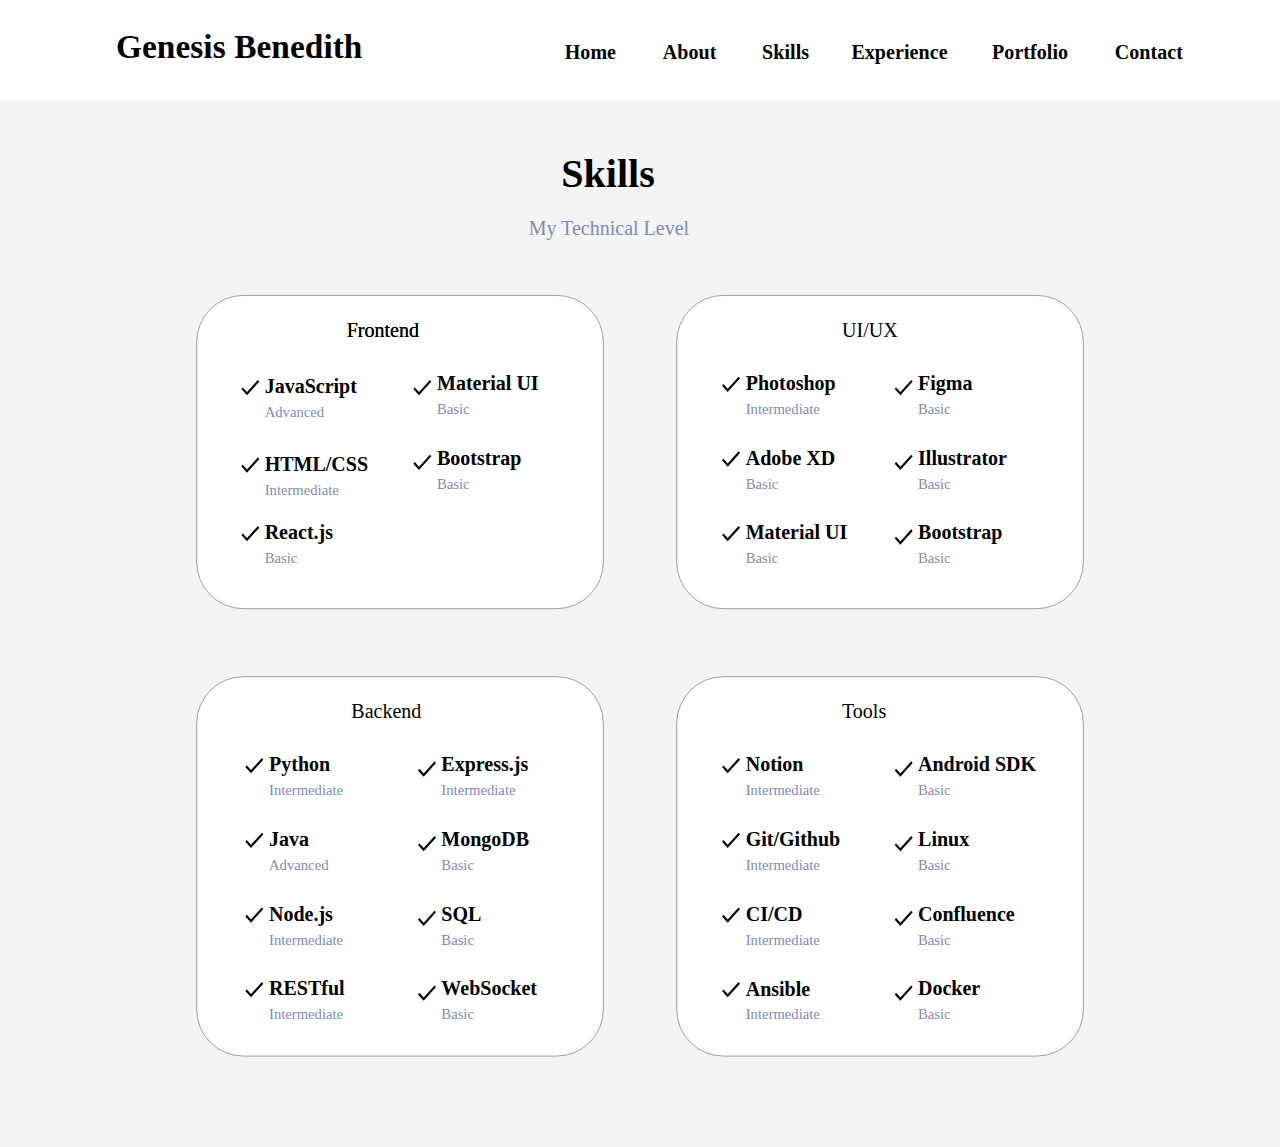
<file: skills.html>
<!DOCTYPE html>
<html>
<head>
<meta charset="utf-8"/>
<meta http-equiv="X-UA-Compatible" content="IE=edge"/>
<meta name="viewport" content="width=device-width, initial-scale=1.0">
<title>Genesis Benedith | Skills</title>
<link rel="icon" type="image/x-icon" href="/GB watermark.png">
<style id="applicationStylesheet" type="text/css">
	.mediaViewInfo {
		--web-view-name: skills;
		--web-view-id: skills;
		--web-scale-to-fit: true;
		--web-scale-to-fit-type: width;
		--web-scale-on-resize: true;
		--web-enable-deep-linking: true;
	}
	:root {
		--web-view-ids: skills;
	}
	* {
		margin: 0;
		padding: 0;
		box-sizing: border-box;
		border: none;
	}
	#skills {
		position: absolute;
		width: 1920px;
		height: 1721px;
		background-color: rgba(244,244,244,1);
		overflow: hidden;
		--web-view-name: skills;
		--web-view-id: skills;
		--web-scale-to-fit: true;
		--web-scale-to-fit-type: width;
		--web-scale-on-resize: true;
		--web-enable-deep-linking: true;
	}
	@keyframes  {
	
	
	}
	@keyframes  {
	
	
	}
	@keyframes  {
	
	
	}
	@keyframes  {
	
	
	}
	#skills_e {
		position: absolute;
		width: 1330px;
		height: 1353px;
		left: 295px;
		top: 231px;
		overflow: visible;
	}
	#Skills_e {
		left: 547px;
		top: 0px;
		position: absolute;
		overflow: visible;
		width: 221px;
		height: 84px;
		line-height: 108px;
		margin-top: -24px;
		text-align: left;
		font-family: Poppins;
		font-style: normal;
		font-weight: bold;
		font-size: 60px;
		color: rgba(0,0,0,1);
	}
	#My_Technical_Level {
		left: 498px;
		top: 97px;
		position: absolute;
		overflow: visible;
		width: 290px;
		height: 43px;
		line-height: 108px;
		margin-top: -39px;
		text-align: left;
		font-family: Poppins;
		font-style: normal;
		font-weight: normal;
		font-size: 30px;
		color: rgba(127,139,175,1);
	}
	#frontend {
		position: absolute;
		width: 610px;
		height: 470px;
		left: 0px;
		top: 212px;
		overflow: visible;
	}
	#Rectangle_3 {
		fill: rgba(255,255,255,1);
		stroke: rgba(112,112,112,1);
		stroke-width: 1px;
		stroke-linejoin: miter;
		stroke-linecap: butt;
		stroke-miterlimit: 4;
		shape-rendering: auto;
	}
	.Rectangle_3 {
		position: absolute;
		overflow: visible;
		width: 610px;
		height: 470px;
		left: 0px;
		top: 0px;
	}
	#Frontend_fa {
		left: 225px;
		top: 37px;
		position: absolute;
		overflow: visible;
		width: 163px;
		height: 43px;
		line-height: 108px;
		margin-top: -39px;
		text-align: left;
		font-family: Poppins;
		font-style: normal;
		font-weight: normal;
		font-size: 30px;
		color: rgba(0,0,0,1);
	}
	#Frontend_fa {
		left: 225px;
		top: 37px;
		position: absolute;
		overflow: visible;
		width: 163px;
		height: 43px;
		line-height: 108px;
		margin-top: -39px;
		text-align: left;
		font-family: Poppins;
		font-style: normal;
		font-weight: normal;
		font-size: 30px;
		color: rgba(0,0,0,1);
	}
	#HTMLCSS {
		left: 102px;
		top: 237.5px;
		position: absolute;
		overflow: visible;
		width: 163px;
		height: 43px;
		line-height: 108px;
		margin-top: -39px;
		text-align: left;
		font-family: Poppins;
		font-style: normal;
		font-weight: bold;
		font-size: 30px;
		color: rgba(0,0,0,1);
	}
	#JavaScript {
		left: 102px;
		top: 121.75px;
		position: absolute;
		overflow: visible;
		width: 181px;
		height: 43px;
		line-height: 108px;
		margin-top: -39px;
		text-align: left;
		font-family: Poppins;
		font-style: normal;
		font-weight: bold;
		font-size: 30px;
		color: rgba(0,0,0,1);
	}
	#Reactjs {
		left: 102px;
		top: 341px;
		position: absolute;
		overflow: visible;
		width: 163px;
		height: 43px;
		line-height: 108px;
		margin-top: -39px;
		text-align: left;
		font-family: Poppins;
		font-style: normal;
		font-weight: bold;
		font-size: 30px;
		color: rgba(0,0,0,1);
	}
	#Intermediate {
		left: 102px;
		top: 280.5px;
		position: absolute;
		overflow: visible;
		width: 163px;
		height: 31px;
		line-height: 108px;
		margin-top: -43px;
		text-align: left;
		font-family: Poppins;
		font-style: normal;
		font-weight: normal;
		font-size: 22px;
		color: rgba(127,139,175,1);
	}
	#Advanced {
		left: 102px;
		top: 164.75px;
		position: absolute;
		overflow: visible;
		width: 163px;
		height: 31px;
		line-height: 108px;
		margin-top: -43px;
		text-align: left;
		font-family: Poppins;
		font-style: normal;
		font-weight: normal;
		font-size: 22px;
		color: rgba(127,139,175,1);
	}
	#Basic {
		left: 102px;
		top: 384px;
		position: absolute;
		overflow: visible;
		width: 163px;
		height: 31px;
		line-height: 108px;
		margin-top: -43px;
		text-align: left;
		font-family: Poppins;
		font-style: normal;
		font-weight: normal;
		font-size: 22px;
		color: rgba(127,139,175,1);
	}
	#Material_UI {
		left: 360.5px;
		top: 117px;
		position: absolute;
		overflow: visible;
		width: 189px;
		height: 43px;
		line-height: 108px;
		margin-top: -39px;
		text-align: left;
		font-family: Poppins;
		font-style: normal;
		font-weight: bold;
		font-size: 30px;
		color: rgba(0,0,0,1);
	}
	#Basic_fh {
		left: 360.5px;
		top: 160px;
		position: absolute;
		overflow: visible;
		width: 163px;
		height: 31px;
		line-height: 108px;
		margin-top: -43px;
		text-align: left;
		font-family: Poppins;
		font-style: normal;
		font-weight: normal;
		font-size: 22px;
		color: rgba(127,139,175,1);
	}
	#Basic_fi {
		left: 360.5px;
		top: 272px;
		position: absolute;
		overflow: visible;
		width: 163px;
		height: 31px;
		line-height: 108px;
		margin-top: -43px;
		text-align: left;
		font-family: Poppins;
		font-style: normal;
		font-weight: normal;
		font-size: 22px;
		color: rgba(127,139,175,1);
	}
	#Bootstrap {
		left: 360.5px;
		top: 229px;
		position: absolute;
		overflow: visible;
		width: 163px;
		height: 43px;
		line-height: 108px;
		margin-top: -39px;
		text-align: left;
		font-family: Poppins;
		font-style: normal;
		font-weight: bold;
		font-size: 30px;
		color: rgba(0,0,0,1);
	}
	#MDI__check {
		position: absolute;
		width: 33.5px;
		height: 33.5px;
		left: 322px;
		top: 121.75px;
		overflow: visible;
	}
	#Boundary_fl {
		opacity: 0;
		fill: rgba(0,0,0,1);
		stroke: rgba(0,0,0,0);
		stroke-width: 1px;
		stroke-linejoin: miter;
		stroke-linecap: butt;
		stroke-miterlimit: 4;
		shape-rendering: auto;
	}
	.Boundary_fl {
		position: absolute;
		overflow: visible;
		width: 33.5px;
		height: 33.5px;
		left: 0px;
		top: 0px;
	}
	#Path__check {
		fill: rgba(0,0,0,1);
	}
	.Path__check {
		overflow: visible;
		position: absolute;
		width: 27px;
		height: 22.91px;
		left: 3px;
		top: 5px;
		transform: matrix(1,0,0,1,0,0);
	}
	#MDI__check_fn {
		position: absolute;
		width: 33.5px;
		height: 33.5px;
		left: 63.5px;
		top: 237.5px;
		overflow: visible;
	}
	#Boundary_fo {
		opacity: 0;
		fill: rgba(0,0,0,1);
		stroke: rgba(0,0,0,0);
		stroke-width: 1px;
		stroke-linejoin: miter;
		stroke-linecap: butt;
		stroke-miterlimit: 4;
		shape-rendering: auto;
	}
	.Boundary_fo {
		position: absolute;
		overflow: visible;
		width: 33.5px;
		height: 33.5px;
		left: 0px;
		top: 0px;
	}
	#Path__check_fp {
		fill: rgba(0,0,0,1);
	}
	.Path__check_fp {
		overflow: visible;
		position: absolute;
		width: 27px;
		height: 22.91px;
		left: 3px;
		top: 5px;
		transform: matrix(1,0,0,1,0,0);
	}
	#MDI__check_fq {
		position: absolute;
		width: 33.5px;
		height: 33.5px;
		left: 322px;
		top: 233.75px;
		overflow: visible;
	}
	#Boundary_fr {
		opacity: 0;
		fill: rgba(0,0,0,1);
		stroke: rgba(0,0,0,0);
		stroke-width: 1px;
		stroke-linejoin: miter;
		stroke-linecap: butt;
		stroke-miterlimit: 4;
		shape-rendering: auto;
	}
	.Boundary_fr {
		position: absolute;
		overflow: visible;
		width: 33.5px;
		height: 33.5px;
		left: 0px;
		top: 0px;
	}
	#Path__check_fs {
		fill: rgba(0,0,0,1);
	}
	.Path__check_fs {
		overflow: visible;
		position: absolute;
		width: 27px;
		height: 22.91px;
		left: 3px;
		top: 5px;
		transform: matrix(1,0,0,1,0,0);
	}
	#MDI__check_ft {
		position: absolute;
		width: 33.5px;
		height: 33.5px;
		left: 63.5px;
		top: 121.75px;
		overflow: visible;
	}
	#Boundary_fu {
		opacity: 0;
		fill: rgba(0,0,0,1);
		stroke: rgba(0,0,0,0);
		stroke-width: 1px;
		stroke-linejoin: miter;
		stroke-linecap: butt;
		stroke-miterlimit: 4;
		shape-rendering: auto;
	}
	.Boundary_fu {
		position: absolute;
		overflow: visible;
		width: 33.5px;
		height: 33.5px;
		left: 0px;
		top: 0px;
	}
	#Path__check_fv {
		fill: rgba(0,0,0,1);
	}
	.Path__check_fv {
		overflow: visible;
		position: absolute;
		width: 27px;
		height: 22.91px;
		left: 3px;
		top: 5px;
		transform: matrix(1,0,0,1,0,0);
	}
	#MDI__check_fw {
		position: absolute;
		width: 33.5px;
		height: 33.5px;
		left: 63.5px;
		top: 341px;
		overflow: visible;
	}
	#Boundary_fx {
		opacity: 0;
		fill: rgba(0,0,0,1);
		stroke: rgba(0,0,0,0);
		stroke-width: 1px;
		stroke-linejoin: miter;
		stroke-linecap: butt;
		stroke-miterlimit: 4;
		shape-rendering: auto;
	}
	.Boundary_fx {
		position: absolute;
		overflow: visible;
		width: 33.5px;
		height: 33.5px;
		left: 0px;
		top: 0px;
	}
	#Path__check_fy {
		fill: rgba(0,0,0,1);
	}
	.Path__check_fy {
		overflow: visible;
		position: absolute;
		width: 27px;
		height: 22.91px;
		left: 3px;
		top: 5px;
		transform: matrix(1,0,0,1,0,0);
	}
	#backend {
		position: absolute;
		width: 610px;
		height: 569px;
		left: 0px;
		top: 784px;
		overflow: visible;
	}
	#backend_f {
		fill: rgba(255,255,255,1);
		stroke: rgba(112,112,112,1);
		stroke-width: 1px;
		stroke-linejoin: miter;
		stroke-linecap: butt;
		stroke-miterlimit: 4;
		shape-rendering: auto;
	}
	.backend_f {
		position: absolute;
		overflow: visible;
		width: 610px;
		height: 569px;
		left: 0px;
		top: 0px;
	}
	#Python {
		left: 108.5px;
		top: 117px;
		position: absolute;
		overflow: visible;
		width: 163px;
		height: 43px;
		line-height: 108px;
		margin-top: -39px;
		text-align: left;
		font-family: Poppins;
		font-style: normal;
		font-weight: bold;
		font-size: 30px;
		color: rgba(0,0,0,1);
	}
	#Java {
		left: 108.5px;
		top: 229px;
		position: absolute;
		overflow: visible;
		width: 181px;
		height: 43px;
		line-height: 108px;
		margin-top: -39px;
		text-align: left;
		font-family: Poppins;
		font-style: normal;
		font-weight: bold;
		font-size: 30px;
		color: rgba(0,0,0,1);
	}
	#Nodejs {
		left: 108.5px;
		top: 341px;
		position: absolute;
		overflow: visible;
		width: 163px;
		height: 43px;
		line-height: 108px;
		margin-top: -39px;
		text-align: left;
		font-family: Poppins;
		font-style: normal;
		font-weight: bold;
		font-size: 30px;
		color: rgba(0,0,0,1);
	}
	#RESTful {
		left: 108.5px;
		top: 453px;
		position: absolute;
		overflow: visible;
		width: 163px;
		height: 43px;
		line-height: 108px;
		margin-top: -39px;
		text-align: left;
		font-family: Poppins;
		font-style: normal;
		font-weight: bold;
		font-size: 30px;
		color: rgba(0,0,0,1);
	}
	#Intermediate_f {
		left: 108.5px;
		top: 160px;
		position: absolute;
		overflow: visible;
		width: 163px;
		height: 31px;
		line-height: 108px;
		margin-top: -43px;
		text-align: left;
		font-family: Poppins;
		font-style: normal;
		font-weight: normal;
		font-size: 22px;
		color: rgba(127,139,175,1);
	}
	#Advanced_f {
		left: 108.5px;
		top: 272px;
		position: absolute;
		overflow: visible;
		width: 163px;
		height: 31px;
		line-height: 108px;
		margin-top: -43px;
		text-align: left;
		font-family: Poppins;
		font-style: normal;
		font-weight: normal;
		font-size: 22px;
		color: rgba(127,139,175,1);
	}
	#Intermediate_ga {
		left: 108.5px;
		top: 384px;
		position: absolute;
		overflow: visible;
		width: 163px;
		height: 31px;
		line-height: 108px;
		margin-top: -43px;
		text-align: left;
		font-family: Poppins;
		font-style: normal;
		font-weight: normal;
		font-size: 22px;
		color: rgba(127,139,175,1);
	}
	#Intermediate_gb {
		left: 108.5px;
		top: 496px;
		position: absolute;
		overflow: visible;
		width: 163px;
		height: 31px;
		line-height: 108px;
		margin-top: -43px;
		text-align: left;
		font-family: Poppins;
		font-style: normal;
		font-weight: normal;
		font-size: 22px;
		color: rgba(127,139,175,1);
	}
	#Intermediate_gc {
		left: 367px;
		top: 160px;
		position: absolute;
		overflow: visible;
		width: 163px;
		height: 31px;
		line-height: 108px;
		margin-top: -43px;
		text-align: left;
		font-family: Poppins;
		font-style: normal;
		font-weight: normal;
		font-size: 22px;
		color: rgba(127,139,175,1);
	}
	#Basic_ga {
		left: 367px;
		top: 272px;
		position: absolute;
		overflow: visible;
		width: 163px;
		height: 31px;
		line-height: 108px;
		margin-top: -43px;
		text-align: left;
		font-family: Poppins;
		font-style: normal;
		font-weight: normal;
		font-size: 22px;
		color: rgba(127,139,175,1);
	}
	#Basic_gb {
		left: 367px;
		top: 384px;
		position: absolute;
		overflow: visible;
		width: 163px;
		height: 31px;
		line-height: 108px;
		margin-top: -43px;
		text-align: left;
		font-family: Poppins;
		font-style: normal;
		font-weight: normal;
		font-size: 22px;
		color: rgba(127,139,175,1);
	}
	#Basic_gc {
		left: 367px;
		top: 496px;
		position: absolute;
		overflow: visible;
		width: 163px;
		height: 31px;
		line-height: 108px;
		margin-top: -43px;
		text-align: left;
		font-family: Poppins;
		font-style: normal;
		font-weight: normal;
		font-size: 22px;
		color: rgba(127,139,175,1);
	}
	#Expressjs {
		left: 367px;
		top: 117px;
		position: absolute;
		overflow: visible;
		width: 189px;
		height: 43px;
		line-height: 108px;
		margin-top: -39px;
		text-align: left;
		font-family: Poppins;
		font-style: normal;
		font-weight: bold;
		font-size: 30px;
		color: rgba(0,0,0,1);
	}
	#MongoDB {
		left: 367px;
		top: 229px;
		position: absolute;
		overflow: visible;
		width: 163px;
		height: 43px;
		line-height: 108px;
		margin-top: -39px;
		text-align: left;
		font-family: Poppins;
		font-style: normal;
		font-weight: bold;
		font-size: 30px;
		color: rgba(0,0,0,1);
	}
	#SQL {
		left: 367px;
		top: 341px;
		position: absolute;
		overflow: visible;
		width: 163px;
		height: 43px;
		line-height: 108px;
		margin-top: -39px;
		text-align: left;
		font-family: Poppins;
		font-style: normal;
		font-weight: bold;
		font-size: 30px;
		color: rgba(0,0,0,1);
	}
	#WebSocket {
		left: 367px;
		top: 453px;
		position: absolute;
		overflow: visible;
		width: 189px;
		height: 43px;
		line-height: 108px;
		margin-top: -39px;
		text-align: left;
		font-family: Poppins;
		font-style: normal;
		font-weight: bold;
		font-size: 30px;
		color: rgba(0,0,0,1);
	}
	#Backend_gh {
		left: 232px;
		top: 37px;
		position: absolute;
		overflow: visible;
		width: 163px;
		height: 43px;
		line-height: 108px;
		margin-top: -39px;
		text-align: left;
		font-family: Poppins;
		font-style: normal;
		font-weight: normal;
		font-size: 30px;
		color: rgba(0,0,0,1);
	}
	#MDI__check_gi {
		position: absolute;
		width: 33.5px;
		height: 33.5px;
		left: 328.5px;
		top: 121.75px;
		overflow: visible;
	}
	#Boundary_gj {
		opacity: 0;
		fill: rgba(0,0,0,1);
		stroke: rgba(0,0,0,0);
		stroke-width: 1px;
		stroke-linejoin: miter;
		stroke-linecap: butt;
		stroke-miterlimit: 4;
		shape-rendering: auto;
	}
	.Boundary_gj {
		position: absolute;
		overflow: visible;
		width: 33.5px;
		height: 33.5px;
		left: 0px;
		top: 0px;
	}
	#Path__check_gk {
		fill: rgba(0,0,0,1);
	}
	.Path__check_gk {
		overflow: visible;
		position: absolute;
		width: 27px;
		height: 22.91px;
		left: 3px;
		top: 5px;
		transform: matrix(1,0,0,1,0,0);
	}
	#MDI__check_gl {
		position: absolute;
		width: 33.5px;
		height: 33.5px;
		left: 70px;
		top: 117px;
		overflow: visible;
	}
	#Boundary_gm {
		opacity: 0;
		fill: rgba(0,0,0,1);
		stroke: rgba(0,0,0,0);
		stroke-width: 1px;
		stroke-linejoin: miter;
		stroke-linecap: butt;
		stroke-miterlimit: 4;
		shape-rendering: auto;
	}
	.Boundary_gm {
		position: absolute;
		overflow: visible;
		width: 33.5px;
		height: 33.5px;
		left: 0px;
		top: 0px;
	}
	#Path__check_gn {
		fill: rgba(0,0,0,1);
	}
	.Path__check_gn {
		overflow: visible;
		position: absolute;
		width: 27px;
		height: 22.91px;
		left: 3px;
		top: 5px;
		transform: matrix(1,0,0,1,0,0);
	}
	#MDI__check_go {
		position: absolute;
		width: 33.5px;
		height: 33.5px;
		left: 328.5px;
		top: 233.75px;
		overflow: visible;
	}
	#Boundary_gp {
		opacity: 0;
		fill: rgba(0,0,0,1);
		stroke: rgba(0,0,0,0);
		stroke-width: 1px;
		stroke-linejoin: miter;
		stroke-linecap: butt;
		stroke-miterlimit: 4;
		shape-rendering: auto;
	}
	.Boundary_gp {
		position: absolute;
		overflow: visible;
		width: 33.5px;
		height: 33.5px;
		left: 0px;
		top: 0px;
	}
	#Path__check_gq {
		fill: rgba(0,0,0,1);
	}
	.Path__check_gq {
		overflow: visible;
		position: absolute;
		width: 27px;
		height: 22.91px;
		left: 3px;
		top: 5px;
		transform: matrix(1,0,0,1,0,0);
	}
	#MDI__check_gr {
		position: absolute;
		width: 33.5px;
		height: 33.5px;
		left: 328.5px;
		top: 345.75px;
		overflow: visible;
	}
	#Boundary_gs {
		opacity: 0;
		fill: rgba(0,0,0,1);
		stroke: rgba(0,0,0,0);
		stroke-width: 1px;
		stroke-linejoin: miter;
		stroke-linecap: butt;
		stroke-miterlimit: 4;
		shape-rendering: auto;
	}
	.Boundary_gs {
		position: absolute;
		overflow: visible;
		width: 33.5px;
		height: 33.5px;
		left: 0px;
		top: 0px;
	}
	#Path__check_gt {
		fill: rgba(0,0,0,1);
	}
	.Path__check_gt {
		overflow: visible;
		position: absolute;
		width: 27px;
		height: 22.91px;
		left: 3px;
		top: 5px;
		transform: matrix(1,0,0,1,0,0);
	}
	#MDI__check_gu {
		position: absolute;
		width: 33.5px;
		height: 33.5px;
		left: 328.5px;
		top: 457.75px;
		overflow: visible;
	}
	#Boundary_gv {
		opacity: 0;
		fill: rgba(0,0,0,1);
		stroke: rgba(0,0,0,0);
		stroke-width: 1px;
		stroke-linejoin: miter;
		stroke-linecap: butt;
		stroke-miterlimit: 4;
		shape-rendering: auto;
	}
	.Boundary_gv {
		position: absolute;
		overflow: visible;
		width: 33.5px;
		height: 33.5px;
		left: 0px;
		top: 0px;
	}
	#Path__check_gw {
		fill: rgba(0,0,0,1);
	}
	.Path__check_gw {
		overflow: visible;
		position: absolute;
		width: 27px;
		height: 22.91px;
		left: 3px;
		top: 5px;
		transform: matrix(1,0,0,1,0,0);
	}
	#MDI__check_gx {
		position: absolute;
		width: 33.5px;
		height: 33.5px;
		left: 70px;
		top: 229px;
		overflow: visible;
	}
	#Boundary_gy {
		opacity: 0;
		fill: rgba(0,0,0,1);
		stroke: rgba(0,0,0,0);
		stroke-width: 1px;
		stroke-linejoin: miter;
		stroke-linecap: butt;
		stroke-miterlimit: 4;
		shape-rendering: auto;
	}
	.Boundary_gy {
		position: absolute;
		overflow: visible;
		width: 33.5px;
		height: 33.5px;
		left: 0px;
		top: 0px;
	}
	#Path__check_gz {
		fill: rgba(0,0,0,1);
	}
	.Path__check_gz {
		overflow: visible;
		position: absolute;
		width: 27px;
		height: 22.91px;
		left: 3px;
		top: 5px;
		transform: matrix(1,0,0,1,0,0);
	}
	#MDI__check_g {
		position: absolute;
		width: 33.5px;
		height: 33.5px;
		left: 70px;
		top: 341px;
		overflow: visible;
	}
	#Boundary_g {
		opacity: 0;
		fill: rgba(0,0,0,1);
		stroke: rgba(0,0,0,0);
		stroke-width: 1px;
		stroke-linejoin: miter;
		stroke-linecap: butt;
		stroke-miterlimit: 4;
		shape-rendering: auto;
	}
	.Boundary_g {
		position: absolute;
		overflow: visible;
		width: 33.5px;
		height: 33.5px;
		left: 0px;
		top: 0px;
	}
	#Path__check_g {
		fill: rgba(0,0,0,1);
	}
	.Path__check_g {
		overflow: visible;
		position: absolute;
		width: 27px;
		height: 22.91px;
		left: 3px;
		top: 5px;
		transform: matrix(1,0,0,1,0,0);
	}
	#MDI__check_ha {
		position: absolute;
		width: 33.5px;
		height: 33.5px;
		left: 70px;
		top: 453px;
		overflow: visible;
	}
	#Boundary_ha {
		opacity: 0;
		fill: rgba(0,0,0,1);
		stroke: rgba(0,0,0,0);
		stroke-width: 1px;
		stroke-linejoin: miter;
		stroke-linecap: butt;
		stroke-miterlimit: 4;
		shape-rendering: auto;
	}
	.Boundary_ha {
		position: absolute;
		overflow: visible;
		width: 33.5px;
		height: 33.5px;
		left: 0px;
		top: 0px;
	}
	#Path__check_ha {
		fill: rgba(0,0,0,1);
	}
	.Path__check_ha {
		overflow: visible;
		position: absolute;
		width: 27px;
		height: 22.91px;
		left: 3px;
		top: 5px;
		transform: matrix(1,0,0,1,0,0);
	}
	#tools {
		position: absolute;
		width: 610px;
		height: 569px;
		left: 720px;
		top: 784px;
		overflow: visible;
	}
	#Rectangle_3_g {
		fill: rgba(255,255,255,1);
		stroke: rgba(112,112,112,1);
		stroke-width: 1px;
		stroke-linejoin: miter;
		stroke-linecap: butt;
		stroke-miterlimit: 4;
		shape-rendering: auto;
	}
	.Rectangle_3_g {
		position: absolute;
		overflow: visible;
		width: 610px;
		height: 569px;
		left: 0px;
		top: 0px;
	}
	#Tools_g {
		left: 248px;
		top: 37px;
		position: absolute;
		overflow: visible;
		width: 117px;
		height: 43px;
		line-height: 108px;
		margin-top: -39px;
		text-align: left;
		font-family: Poppins;
		font-style: normal;
		font-weight: normal;
		font-size: 30px;
		color: rgba(0,0,0,1);
	}
	#Notion {
		left: 103.5px;
		top: 117px;
		position: absolute;
		overflow: visible;
		width: 163px;
		height: 43px;
		line-height: 108px;
		margin-top: -39px;
		text-align: left;
		font-family: Poppins;
		font-style: normal;
		font-weight: bold;
		font-size: 30px;
		color: rgba(0,0,0,1);
	}
	#GitGithub {
		left: 103.5px;
		top: 229px;
		position: absolute;
		overflow: visible;
		width: 181px;
		height: 43px;
		line-height: 108px;
		margin-top: -39px;
		text-align: left;
		font-family: Poppins;
		font-style: normal;
		font-weight: bold;
		font-size: 30px;
		color: rgba(0,0,0,1);
	}
	#CICD {
		left: 103.5px;
		top: 341px;
		position: absolute;
		overflow: visible;
		width: 163px;
		height: 43px;
		line-height: 108px;
		margin-top: -39px;
		text-align: left;
		font-family: Poppins;
		font-style: normal;
		font-weight: bold;
		font-size: 30px;
		color: rgba(0,0,0,1);
	}
	#Ansible {
		left: 103.5px;
		top: 453px;
		position: absolute;
		overflow: visible;
		width: 224px;
		height: 43px;
		line-height: 35px;
		margin-top: -2.5px;
		text-align: left;
		font-family: Poppins;
		font-style: normal;
		font-weight: bold;
		font-size: 30px;
		color: rgba(0,0,0,1);
	}
	#Intermediate_hd {
		left: 103.5px;
		top: 160px;
		position: absolute;
		overflow: visible;
		width: 163px;
		height: 31px;
		line-height: 108px;
		margin-top: -43px;
		text-align: left;
		font-family: Poppins;
		font-style: normal;
		font-weight: normal;
		font-size: 22px;
		color: rgba(127,139,175,1);
	}
	#Intermediate_he {
		left: 103.5px;
		top: 272px;
		position: absolute;
		overflow: visible;
		width: 163px;
		height: 31px;
		line-height: 108px;
		margin-top: -43px;
		text-align: left;
		font-family: Poppins;
		font-style: normal;
		font-weight: normal;
		font-size: 22px;
		color: rgba(127,139,175,1);
	}
	#Intermediate_hf {
		left: 103.5px;
		top: 384px;
		position: absolute;
		overflow: visible;
		width: 163px;
		height: 31px;
		line-height: 108px;
		margin-top: -43px;
		text-align: left;
		font-family: Poppins;
		font-style: normal;
		font-weight: normal;
		font-size: 22px;
		color: rgba(127,139,175,1);
	}
	#Intermediate_hg {
		left: 103.5px;
		top: 496px;
		position: absolute;
		overflow: visible;
		width: 163px;
		height: 31px;
		line-height: 108px;
		margin-top: -43px;
		text-align: left;
		font-family: Poppins;
		font-style: normal;
		font-weight: normal;
		font-size: 22px;
		color: rgba(127,139,175,1);
	}
	#Basic_hh {
		left: 362px;
		top: 160px;
		position: absolute;
		overflow: visible;
		width: 163px;
		height: 31px;
		line-height: 108px;
		margin-top: -43px;
		text-align: left;
		font-family: Poppins;
		font-style: normal;
		font-weight: normal;
		font-size: 22px;
		color: rgba(127,139,175,1);
	}
	#Basic_hi {
		left: 362px;
		top: 272px;
		position: absolute;
		overflow: visible;
		width: 163px;
		height: 31px;
		line-height: 108px;
		margin-top: -43px;
		text-align: left;
		font-family: Poppins;
		font-style: normal;
		font-weight: normal;
		font-size: 22px;
		color: rgba(127,139,175,1);
	}
	#Basic_hj {
		left: 362px;
		top: 384px;
		position: absolute;
		overflow: visible;
		width: 163px;
		height: 31px;
		line-height: 108px;
		margin-top: -43px;
		text-align: left;
		font-family: Poppins;
		font-style: normal;
		font-weight: normal;
		font-size: 22px;
		color: rgba(127,139,175,1);
	}
	#Basic_hk {
		left: 362px;
		top: 496px;
		position: absolute;
		overflow: visible;
		width: 163px;
		height: 31px;
		line-height: 108px;
		margin-top: -43px;
		text-align: left;
		font-family: Poppins;
		font-style: normal;
		font-weight: normal;
		font-size: 22px;
		color: rgba(127,139,175,1);
	}
	#Android_SDK {
		left: 362px;
		top: 117px;
		position: absolute;
		overflow: visible;
		width: 249px;
		height: 43px;
		line-height: 40px;
		margin-top: -5px;
		text-align: left;
		font-family: Poppins;
		font-style: normal;
		font-weight: bold;
		font-size: 30px;
		color: rgba(0,0,0,1);
	}
	#Linux {
		left: 362px;
		top: 229px;
		position: absolute;
		overflow: visible;
		width: 184px;
		height: 43px;
		line-height: 108px;
		margin-top: -39px;
		text-align: left;
		font-family: Poppins;
		font-style: normal;
		font-weight: bold;
		font-size: 30px;
		color: rgba(0,0,0,1);
	}
	#Confluence {
		left: 362px;
		top: 341px;
		position: absolute;
		overflow: visible;
		width: 184px;
		height: 43px;
		line-height: 108px;
		margin-top: -39px;
		text-align: left;
		font-family: Poppins;
		font-style: normal;
		font-weight: bold;
		font-size: 30px;
		color: rgba(0,0,0,1);
	}
	#Docker {
		left: 362px;
		top: 453px;
		position: absolute;
		overflow: visible;
		width: 163px;
		height: 43px;
		line-height: 108px;
		margin-top: -39px;
		text-align: left;
		font-family: Poppins;
		font-style: normal;
		font-weight: bold;
		font-size: 30px;
		color: rgba(0,0,0,1);
	}
	#Boundary_hp {
		opacity: 0;
		fill: rgba(0,0,0,1);
		stroke: rgba(0,0,0,0);
		stroke-width: 1px;
		stroke-linejoin: miter;
		stroke-linecap: butt;
		stroke-miterlimit: 4;
		shape-rendering: auto;
	}
	.Boundary_hp {
		position: absolute;
		overflow: visible;
		width: 33.5px;
		height: 33.5px;
		left: 323.5px;
		top: 121.75px;
	}
	#Path__check_hq {
		fill: rgba(0,0,0,1);
	}
	.Path__check_hq {
		overflow: visible;
		position: absolute;
		width: 27px;
		height: 22.91px;
		left: 326.5px;
		top: 126.75px;
		transform: matrix(1,0,0,1,0,0);
	}
	#Boundary_hr {
		opacity: 0;
		fill: rgba(0,0,0,1);
		stroke: rgba(0,0,0,0);
		stroke-width: 1px;
		stroke-linejoin: miter;
		stroke-linecap: butt;
		stroke-miterlimit: 4;
		shape-rendering: auto;
	}
	.Boundary_hr {
		position: absolute;
		overflow: visible;
		width: 33.5px;
		height: 33.5px;
		left: 65px;
		top: 117px;
	}
	#Path__check_hs {
		fill: rgba(0,0,0,1);
	}
	.Path__check_hs {
		overflow: visible;
		position: absolute;
		width: 27px;
		height: 22.91px;
		left: 68px;
		top: 122px;
		transform: matrix(1,0,0,1,0,0);
	}
	#Boundary_ht {
		opacity: 0;
		fill: rgba(0,0,0,1);
		stroke: rgba(0,0,0,0);
		stroke-width: 1px;
		stroke-linejoin: miter;
		stroke-linecap: butt;
		stroke-miterlimit: 4;
		shape-rendering: auto;
	}
	.Boundary_ht {
		position: absolute;
		overflow: visible;
		width: 33.5px;
		height: 33.5px;
		left: 323.5px;
		top: 233.75px;
	}
	#Path__check_hu {
		fill: rgba(0,0,0,1);
	}
	.Path__check_hu {
		overflow: visible;
		position: absolute;
		width: 27px;
		height: 22.91px;
		left: 326.5px;
		top: 238.75px;
		transform: matrix(1,0,0,1,0,0);
	}
	#Boundary_hv {
		opacity: 0;
		fill: rgba(0,0,0,1);
		stroke: rgba(0,0,0,0);
		stroke-width: 1px;
		stroke-linejoin: miter;
		stroke-linecap: butt;
		stroke-miterlimit: 4;
		shape-rendering: auto;
	}
	.Boundary_hv {
		position: absolute;
		overflow: visible;
		width: 33.5px;
		height: 33.5px;
		left: 323.5px;
		top: 345.75px;
	}
	#Boundary_hw {
		opacity: 0;
		fill: rgba(0,0,0,1);
		stroke: rgba(0,0,0,0);
		stroke-width: 1px;
		stroke-linejoin: miter;
		stroke-linecap: butt;
		stroke-miterlimit: 4;
		shape-rendering: auto;
	}
	.Boundary_hw {
		position: absolute;
		overflow: visible;
		width: 33.5px;
		height: 33.5px;
		left: 323.5px;
		top: 457.75px;
	}
	#Path__check_hx {
		fill: rgba(0,0,0,1);
	}
	.Path__check_hx {
		overflow: visible;
		position: absolute;
		width: 27px;
		height: 22.91px;
		left: 326.5px;
		top: 350.75px;
		transform: matrix(1,0,0,1,0,0);
	}
	#Path__check_hy {
		fill: rgba(0,0,0,1);
	}
	.Path__check_hy {
		overflow: visible;
		position: absolute;
		width: 27px;
		height: 22.91px;
		left: 326.5px;
		top: 462.75px;
		transform: matrix(1,0,0,1,0,0);
	}
	#Boundary_hz {
		opacity: 0;
		fill: rgba(0,0,0,1);
		stroke: rgba(0,0,0,0);
		stroke-width: 1px;
		stroke-linejoin: miter;
		stroke-linecap: butt;
		stroke-miterlimit: 4;
		shape-rendering: auto;
	}
	.Boundary_hz {
		position: absolute;
		overflow: visible;
		width: 33.5px;
		height: 33.5px;
		left: 65px;
		top: 229px;
	}
	#Path__check_h {
		fill: rgba(0,0,0,1);
	}
	.Path__check_h {
		overflow: visible;
		position: absolute;
		width: 27px;
		height: 22.91px;
		left: 68px;
		top: 234px;
		transform: matrix(1,0,0,1,0,0);
	}
	#Boundary_h {
		opacity: 0;
		fill: rgba(0,0,0,1);
		stroke: rgba(0,0,0,0);
		stroke-width: 1px;
		stroke-linejoin: miter;
		stroke-linecap: butt;
		stroke-miterlimit: 4;
		shape-rendering: auto;
	}
	.Boundary_h {
		position: absolute;
		overflow: visible;
		width: 33.5px;
		height: 33.5px;
		left: 65px;
		top: 341px;
	}
	#Boundary_ia {
		opacity: 0;
		fill: rgba(0,0,0,1);
		stroke: rgba(0,0,0,0);
		stroke-width: 1px;
		stroke-linejoin: miter;
		stroke-linecap: butt;
		stroke-miterlimit: 4;
		shape-rendering: auto;
	}
	.Boundary_ia {
		position: absolute;
		overflow: visible;
		width: 33.5px;
		height: 33.5px;
		left: 65px;
		top: 453px;
	}
	#Path__check_ia {
		fill: rgba(0,0,0,1);
	}
	.Path__check_ia {
		overflow: visible;
		position: absolute;
		width: 27px;
		height: 22.91px;
		left: 68px;
		top: 346px;
		transform: matrix(1,0,0,1,0,0);
	}
	#Path__check_ib {
		fill: rgba(0,0,0,1);
	}
	.Path__check_ib {
		overflow: visible;
		position: absolute;
		width: 27px;
		height: 22.91px;
		left: 68px;
		top: 458px;
		transform: matrix(1,0,0,1,0,0);
	}
	#uiux {
		position: absolute;
		width: 610px;
		height: 470px;
		left: 720px;
		top: 212px;
		overflow: visible;
	}
	#Rectangle_3_h {
		fill: rgba(255,255,255,1);
		stroke: rgba(112,112,112,1);
		stroke-width: 1px;
		stroke-linejoin: miter;
		stroke-linecap: butt;
		stroke-miterlimit: 4;
		shape-rendering: auto;
	}
	.Rectangle_3_h {
		position: absolute;
		overflow: visible;
		width: 610px;
		height: 470px;
		left: 0px;
		top: 0px;
	}
	#UIUX_h {
		left: 248px;
		top: 37px;
		position: absolute;
		overflow: visible;
		width: 117px;
		height: 43px;
		line-height: 108px;
		margin-top: -39px;
		text-align: left;
		font-family: Poppins;
		font-style: normal;
		font-weight: normal;
		font-size: 30px;
		color: rgba(0,0,0,1);
	}
	#Photoshop {
		left: 103.5px;
		top: 117px;
		position: absolute;
		overflow: visible;
		width: 191px;
		height: 43px;
		line-height: 108px;
		margin-top: -39px;
		text-align: left;
		font-family: Poppins;
		font-style: normal;
		font-weight: bold;
		font-size: 30px;
		color: rgba(0,0,0,1);
	}
	#Adobe_XD {
		left: 103.5px;
		top: 229px;
		position: absolute;
		overflow: visible;
		width: 181px;
		height: 43px;
		line-height: 108px;
		margin-top: -39px;
		text-align: left;
		font-family: Poppins;
		font-style: normal;
		font-weight: bold;
		font-size: 30px;
		color: rgba(0,0,0,1);
	}
	#Material_UI_ia {
		left: 103.5px;
		top: 341px;
		position: absolute;
		overflow: visible;
		width: 181px;
		height: 43px;
		line-height: 108px;
		margin-top: -39px;
		text-align: left;
		font-family: Poppins;
		font-style: normal;
		font-weight: bold;
		font-size: 30px;
		color: rgba(0,0,0,1);
	}
	#Intermediate_ib {
		left: 103.5px;
		top: 160px;
		position: absolute;
		overflow: visible;
		width: 163px;
		height: 31px;
		line-height: 108px;
		margin-top: -43px;
		text-align: left;
		font-family: Poppins;
		font-style: normal;
		font-weight: normal;
		font-size: 22px;
		color: rgba(127,139,175,1);
	}
	#Basic_ic {
		left: 103.5px;
		top: 272px;
		position: absolute;
		overflow: visible;
		width: 163px;
		height: 31px;
		line-height: 108px;
		margin-top: -43px;
		text-align: left;
		font-family: Poppins;
		font-style: normal;
		font-weight: normal;
		font-size: 22px;
		color: rgba(127,139,175,1);
	}
	#Basic_id {
		left: 103.5px;
		top: 384px;
		position: absolute;
		overflow: visible;
		width: 163px;
		height: 31px;
		line-height: 108px;
		margin-top: -43px;
		text-align: left;
		font-family: Poppins;
		font-style: normal;
		font-weight: normal;
		font-size: 22px;
		color: rgba(127,139,175,1);
	}
	#Basic_ie {
		left: 362px;
		top: 160px;
		position: absolute;
		overflow: visible;
		width: 163px;
		height: 31px;
		line-height: 108px;
		margin-top: -43px;
		text-align: left;
		font-family: Poppins;
		font-style: normal;
		font-weight: normal;
		font-size: 22px;
		color: rgba(127,139,175,1);
	}
	#Basic_if {
		left: 362px;
		top: 272px;
		position: absolute;
		overflow: visible;
		width: 163px;
		height: 31px;
		line-height: 108px;
		margin-top: -43px;
		text-align: left;
		font-family: Poppins;
		font-style: normal;
		font-weight: normal;
		font-size: 22px;
		color: rgba(127,139,175,1);
	}
	#Basic_ig {
		left: 362px;
		top: 384px;
		position: absolute;
		overflow: visible;
		width: 163px;
		height: 31px;
		line-height: 108px;
		margin-top: -43px;
		text-align: left;
		font-family: Poppins;
		font-style: normal;
		font-weight: normal;
		font-size: 22px;
		color: rgba(127,139,175,1);
	}
	#Figma {
		left: 362px;
		top: 117px;
		position: absolute;
		overflow: visible;
		width: 249px;
		height: 43px;
		line-height: 40px;
		margin-top: -5px;
		text-align: left;
		font-family: Poppins;
		font-style: normal;
		font-weight: bold;
		font-size: 30px;
		color: rgba(0,0,0,1);
	}
	#Illustrator {
		left: 362px;
		top: 229px;
		position: absolute;
		overflow: visible;
		width: 184px;
		height: 43px;
		line-height: 108px;
		margin-top: -39px;
		text-align: left;
		font-family: Poppins;
		font-style: normal;
		font-weight: bold;
		font-size: 30px;
		color: rgba(0,0,0,1);
	}
	#Bootstrap_ij {
		left: 362px;
		top: 341px;
		position: absolute;
		overflow: visible;
		width: 184px;
		height: 43px;
		line-height: 108px;
		margin-top: -39px;
		text-align: left;
		font-family: Poppins;
		font-style: normal;
		font-weight: bold;
		font-size: 30px;
		color: rgba(0,0,0,1);
	}
	#Boundary_ik {
		opacity: 0;
		fill: rgba(0,0,0,1);
		stroke: rgba(0,0,0,0);
		stroke-width: 1px;
		stroke-linejoin: miter;
		stroke-linecap: butt;
		stroke-miterlimit: 4;
		shape-rendering: auto;
	}
	.Boundary_ik {
		position: absolute;
		overflow: visible;
		width: 33.5px;
		height: 33.5px;
		left: 323.5px;
		top: 121.75px;
	}
	#Path__check_il {
		fill: rgba(0,0,0,1);
	}
	.Path__check_il {
		overflow: visible;
		position: absolute;
		width: 27px;
		height: 22.91px;
		left: 326.5px;
		top: 126.75px;
		transform: matrix(1,0,0,1,0,0);
	}
	#Boundary_im {
		opacity: 0;
		fill: rgba(0,0,0,1);
		stroke: rgba(0,0,0,0);
		stroke-width: 1px;
		stroke-linejoin: miter;
		stroke-linecap: butt;
		stroke-miterlimit: 4;
		shape-rendering: auto;
	}
	.Boundary_im {
		position: absolute;
		overflow: visible;
		width: 33.5px;
		height: 33.5px;
		left: 65px;
		top: 117px;
	}
	#Path__check_in {
		fill: rgba(0,0,0,1);
	}
	.Path__check_in {
		overflow: visible;
		position: absolute;
		width: 27px;
		height: 22.91px;
		left: 68px;
		top: 122px;
		transform: matrix(1,0,0,1,0,0);
	}
	#Boundary_io {
		opacity: 0;
		fill: rgba(0,0,0,1);
		stroke: rgba(0,0,0,0);
		stroke-width: 1px;
		stroke-linejoin: miter;
		stroke-linecap: butt;
		stroke-miterlimit: 4;
		shape-rendering: auto;
	}
	.Boundary_io {
		position: absolute;
		overflow: visible;
		width: 33.5px;
		height: 33.5px;
		left: 323.5px;
		top: 233.75px;
	}
	#Boundary_ip {
		opacity: 0;
		fill: rgba(0,0,0,1);
		stroke: rgba(0,0,0,0);
		stroke-width: 1px;
		stroke-linejoin: miter;
		stroke-linecap: butt;
		stroke-miterlimit: 4;
		shape-rendering: auto;
	}
	.Boundary_ip {
		position: absolute;
		overflow: visible;
		width: 33.5px;
		height: 33.5px;
		left: 323.5px;
		top: 345.75px;
	}
	#Path__check_iq {
		fill: rgba(0,0,0,1);
	}
	.Path__check_iq {
		overflow: visible;
		position: absolute;
		width: 27px;
		height: 22.91px;
		left: 326.5px;
		top: 238.75px;
		transform: matrix(1,0,0,1,0,0);
	}
	#Path__check_ir {
		fill: rgba(0,0,0,1);
	}
	.Path__check_ir {
		overflow: visible;
		position: absolute;
		width: 27px;
		height: 22.91px;
		left: 326.5px;
		top: 350.75px;
		transform: matrix(1,0,0,1,0,0);
	}
	#Boundary_is {
		opacity: 0;
		fill: rgba(0,0,0,1);
		stroke: rgba(0,0,0,0);
		stroke-width: 1px;
		stroke-linejoin: miter;
		stroke-linecap: butt;
		stroke-miterlimit: 4;
		shape-rendering: auto;
	}
	.Boundary_is {
		position: absolute;
		overflow: visible;
		width: 33.5px;
		height: 33.5px;
		left: 65px;
		top: 229px;
	}
	#Boundary_it {
		opacity: 0;
		fill: rgba(0,0,0,1);
		stroke: rgba(0,0,0,0);
		stroke-width: 1px;
		stroke-linejoin: miter;
		stroke-linecap: butt;
		stroke-miterlimit: 4;
		shape-rendering: auto;
	}
	.Boundary_it {
		position: absolute;
		overflow: visible;
		width: 33.5px;
		height: 33.5px;
		left: 65px;
		top: 341px;
	}
	#Path__check_iu {
		fill: rgba(0,0,0,1);
	}
	.Path__check_iu {
		overflow: visible;
		position: absolute;
		width: 27px;
		height: 22.91px;
		left: 68px;
		top: 234px;
		transform: matrix(1,0,0,1,0,0);
	}
	#Path__check_iv {
		fill: rgba(0,0,0,1);
	}
	.Path__check_iv {
		overflow: visible;
		position: absolute;
		width: 27px;
		height: 22.91px;
		left: 68px;
		top: 346px;
		transform: matrix(1,0,0,1,0,0);
	}
	#header_iw {
		position: absolute;
		width: 1920px;
		height: 150px;
		left: 0px;
		top: 0px;
		overflow: visible;
	}
	#Rectangle_2_ix {
		fill: rgba(255,255,255,1);
	}
	.Rectangle_2_ix {
		position: absolute;
		overflow: visible;
		width: 1920px;
		height: 150px;
		left: 0px;
		top: 0px;
	}
	#Genesis_Benedith_iy {
		left: 174px;
		top: 41px;
		position: absolute;
		overflow: visible;
		width: 449px;
		white-space: nowrap;
		text-align: left;
		font-family: Poppins;
		font-style: normal;
		font-weight: bold;
		font-size: 50px;
		color: rgba(0,0,0,1);
		letter-spacing: 0.1px;
	}
	#Home_iz {
		left: 847px;
		top: 61px;
		position: absolute;
		overflow: visible;
		width: 93px;
		white-space: nowrap;
		--web-animation: fadein undefineds undefined;
		--web-action-type: page;
		--web-action-target: index.html;
		cursor: pointer;
		text-align: left;
		font-family: Poppins;
		font-style: normal;
		font-weight: bold;
		font-size: 30px;
		color: rgba(0,0,0,1);
		letter-spacing: 0.1px;
	}
	#Portfolio_i {
		left: 1488px;
		top: 61px;
		position: absolute;
		overflow: visible;
		width: 130px;
		white-space: nowrap;
		--web-animation: fadein undefineds undefined;
		--web-action-type: page;
		--web-action-target: portfolio.html;
		cursor: pointer;
		text-align: left;
		font-family: Poppins;
		font-style: normal;
		font-weight: bold;
		font-size: 30px;
		color: rgba(0,0,0,1);
		letter-spacing: 0.1px;
	}
	#Contact_i {
		left: 1672px;
		top: 61px;
		position: absolute;
		overflow: visible;
		width: 126px;
		white-space: nowrap;
		text-align: left;
		font-family: Poppins;
		font-style: normal;
		font-weight: bold;
		font-size: 30px;
		color: rgba(0,0,0,1);
		letter-spacing: 0.1px;
	}
	#Skills_i {
		left: 1143px;
		top: 61px;
		position: absolute;
		overflow: visible;
		width: 80px;
		white-space: nowrap;
		text-align: left;
		font-family: Poppins;
		font-style: normal;
		font-weight: bold;
		font-size: 30px;
		color: rgba(0,0,0,1);
		letter-spacing: 0.1px;
	}
	#Experience_i {
		left: 1277px;
		top: 61px;
		position: absolute;
		overflow: visible;
		width: 170px;
		white-space: nowrap;
		--web-animation: fadein undefineds undefined;
		--web-action-type: page;
		--web-action-target: background___experience.html;
		cursor: pointer;
		text-align: left;
		font-family: Poppins;
		font-style: normal;
		font-weight: bold;
		font-size: 30px;
		color: rgba(0,0,0,1);
		letter-spacing: 0.1px;
	}
	#About_i {
		left: 994px;
		top: 61px;
		position: absolute;
		overflow: visible;
		width: 95px;
		white-space: nowrap;
		--web-animation: fadein undefineds undefined;
		--web-action-type: page;
		--web-action-target: about.html;
		cursor: pointer;
		text-align: left;
		font-family: Poppins;
		font-style: normal;
		font-weight: bold;
		font-size: 30px;
		color: rgba(0,0,0,1);
		letter-spacing: 0.1px;
	}
</style>
<script id="applicationScript">
///////////////////////////////////////
// INITIALIZATION
///////////////////////////////////////

/**
 * Functionality for scaling, showing by media query, and navigation between multiple pages on a single page. 
 * Code subject to change.
 **/

if (window.console==null) { window["console"] = { log : function() {} } }; // some browsers do not set console

var Application = function() {
	// event constants
	this.prefix = "--web-";
	this.NAVIGATION_CHANGE = "viewChange";
	this.VIEW_NOT_FOUND = "viewNotFound";
	this.VIEW_CHANGE = "viewChange";
	this.VIEW_CHANGING = "viewChanging";
	this.STATE_NOT_FOUND = "stateNotFound";
	this.APPLICATION_COMPLETE = "applicationComplete";
	this.APPLICATION_RESIZE = "applicationResize";
	this.SIZE_STATE_NAME = "data-is-view-scaled";
	this.STATE_NAME = this.prefix + "state";

	this.lastTrigger = null;
	this.lastView = null;
	this.lastState = null;
	this.lastOverlay = null;
	this.currentView = null;
	this.currentState = null;
	this.currentOverlay = null;
	this.currentQuery = {index: 0, rule: null, mediaText: null, id: null};
	this.inclusionQuery = "(min-width: 0px)";
	this.exclusionQuery = "none and (min-width: 99999px)";
	this.LastModifiedDateLabelName = "LastModifiedDateLabel";
	this.viewScaleSliderId = "ViewScaleSliderInput";
	this.pageRefreshedName = "showPageRefreshedNotification";
	this.application = null;
	this.applicationStylesheet = null;
	this.showByMediaQuery = null;
	this.mediaQueryDictionary = {};
	this.viewsDictionary = {};
	this.addedViews = [];
	this.viewStates = [];
	this.views = [];
	this.viewIds = [];
	this.viewQueries = {};
	this.overlays = {};
	this.overlayIds = [];
	this.numberOfViews = 0;
	this.verticalPadding = 0;
	this.horizontalPadding = 0;
	this.stateName = null;
	this.viewScale = 1;
	this.viewLeft = 0;
	this.viewTop = 0;
	this.horizontalScrollbarsNeeded = false;
	this.verticalScrollbarsNeeded = false;

	// view settings
	this.showUpdateNotification = false;
	this.showNavigationControls = false;
	this.scaleViewsToFit = false;
	this.scaleToFitOnDoubleClick = false;
	this.actualSizeOnDoubleClick = false;
	this.scaleViewsOnResize = false;
	this.navigationOnKeypress = false;
	this.showViewName = false;
	this.enableDeepLinking = true;
	this.refreshPageForChanges = false;
	this.showRefreshNotifications = true;

	// view controls
	this.scaleViewSlider = null;
	this.lastModifiedLabel = null;
	this.supportsPopState = false; // window.history.pushState!=null;
	this.initialized = false;

	// refresh properties
	this.refreshDuration = 250;
	this.lastModifiedDate = null;
	this.refreshRequest = null;
	this.refreshInterval = null;
	this.refreshContent = null;
	this.refreshContentSize = null;
	this.refreshCheckContent = false;
	this.refreshCheckContentSize = false;

	var self = this;

	self.initialize = function(event) {
		var view = self.getVisibleView();
		var views = self.getVisibleViews();
		if (view==null) view = self.getInitialView();
		self.collectViews();
		self.collectOverlays();
		self.collectMediaQueries();

		for (let index = 0; index < views.length; index++) {
			var view = views[index];
			self.setViewOptions(view);
			self.setViewVariables(view);
			self.centerView(view);
		}

		// sometimes the body size is 0 so we call this now and again later
		if (self.initialized) {
			window.addEventListener(self.NAVIGATION_CHANGE, self.viewChangeHandler);
			window.addEventListener("keyup", self.keypressHandler);
			window.addEventListener("keypress", self.keypressHandler);
			window.addEventListener("resize", self.resizeHandler);
			window.document.addEventListener("dblclick", self.doubleClickHandler);

			if (self.supportsPopState) {
				window.addEventListener('popstate', self.popStateHandler);
			}
			else {
				window.addEventListener('hashchange', self.hashChangeHandler);
			}

			// we are ready to go
			window.dispatchEvent(new Event(self.APPLICATION_COMPLETE));
		}

		if (self.initialized==false) {
			if (self.enableDeepLinking) {
				self.syncronizeViewToURL();
			} 
	
			if (self.refreshPageForChanges) {
				self.setupRefreshForChanges();
			}
	
			self.initialized = true;
		}
		
		if (self.scaleViewsToFit) {
			self.viewScale = self.scaleViewToFit(view);
			
			if (self.viewScale<0) {
				setTimeout(self.scaleViewToFit, 500, view);
			}
		}
		else if (view) {
			self.viewScale = self.getViewScaleValue(view);
			self.centerView(view);
			self.updateSliderValue(self.viewScale);
		}
		else {
			// no view found
		}
	
		if (self.showUpdateNotification) {
			self.showNotification();
		}

		//"addEventListener" in window ? null : window.addEventListener = window.attachEvent;
		//"addEventListener" in document ? null : document.addEventListener = document.attachEvent;
	}


	///////////////////////////////////////
	// AUTO REFRESH 
	///////////////////////////////////////

	self.setupRefreshForChanges = function() {
		self.refreshRequest = new XMLHttpRequest();

		if (!self.refreshRequest) {
			return false;
		}

		// get document start values immediately
		self.requestRefreshUpdate();
	}

	/**
	 * Attempt to check the last modified date by the headers 
	 * or the last modified property from the byte array (experimental)
	 **/
	self.requestRefreshUpdate = function() {
		var url = document.location.href;
		var protocol = window.location.protocol;
		var method;
		
		try {

			if (self.refreshCheckContentSize) {
				self.refreshRequest.open('HEAD', url, true);
			}
			else if (self.refreshCheckContent) {
				self.refreshContent = document.documentElement.outerHTML;
				self.refreshRequest.open('GET', url, true);
				self.refreshRequest.responseType = "text";
			}
			else {

				// get page last modified date for the first call to compare to later
				if (self.lastModifiedDate==null) {

					// File system does not send headers in FF so get blob if possible
					if (protocol=="file:") {
						self.refreshRequest.open("GET", url, true);
						self.refreshRequest.responseType = "blob";
					}
					else {
						self.refreshRequest.open("HEAD", url, true);
						self.refreshRequest.responseType = "blob";
					}

					self.refreshRequest.onload = self.refreshOnLoadOnceHandler;

					// In some browsers (Chrome & Safari) this error occurs at send: 
					// 
					// Chrome - Access to XMLHttpRequest at 'file:///index.html' from origin 'null' 
					// has been blocked by CORS policy: 
					// Cross origin requests are only supported for protocol schemes: 
					// http, data, chrome, chrome-extension, https.
					// 
					// Safari - XMLHttpRequest cannot load file:///Users/user/Public/index.html. Cross origin requests are only supported for HTTP.
					// 
					// Solution is to run a local server, set local permissions or test in another browser
					self.refreshRequest.send(null);

					// In MS browsers the following behavior occurs possibly due to an AJAX call to check last modified date: 
					// 
					// DOM7011: The code on this page disabled back and forward caching.

					// In Brave (Chrome) error when on the server
					// index.js:221 HEAD https://www.example.com/ net::ERR_INSUFFICIENT_RESOURCES
					// self.refreshRequest.send(null);

				}
				else {
					self.refreshRequest = new XMLHttpRequest();
					self.refreshRequest.onreadystatechange = self.refreshHandler;
					self.refreshRequest.ontimeout = function() {
						self.log("Couldn't find page to check for updates");
					}
					
					var method;
					if (protocol=="file:") {
						method = "GET";
					}
					else {
						method = "HEAD";
					}

					//refreshRequest.open('HEAD', url, true);
					self.refreshRequest.open(method, url, true);
					self.refreshRequest.responseType = "blob";
					self.refreshRequest.send(null);
				}
			}
		}
		catch (error) {
			self.log("Refresh failed for the following reason:")
			self.log(error);
		}
	}

	self.refreshHandler = function() {
		var contentSize;

		try {

			if (self.refreshRequest.readyState === XMLHttpRequest.DONE) {
				
				if (self.refreshRequest.status === 2 || 
					self.refreshRequest.status === 200) {
					var pageChanged = false;

					self.updateLastModifiedLabel();

					if (self.refreshCheckContentSize) {
						var lastModifiedHeader = self.refreshRequest.getResponseHeader("Last-Modified");
						contentSize = self.refreshRequest.getResponseHeader("Content-Length");
						//lastModifiedDate = refreshRequest.getResponseHeader("Last-Modified");
						var headers = self.refreshRequest.getAllResponseHeaders();
						var hasContentHeader = headers.indexOf("Content-Length")!=-1;
						
						if (hasContentHeader) {
							contentSize = self.refreshRequest.getResponseHeader("Content-Length");

							// size has not been set yet
							if (self.refreshContentSize==null) {
								self.refreshContentSize = contentSize;
								// exit and let interval call this method again
								return;
							}

							if (contentSize!=self.refreshContentSize) {
								pageChanged = true;
							}
						}
					}
					else if (self.refreshCheckContent) {

						if (self.refreshRequest.responseText!=self.refreshContent) {
							pageChanged = true;
						}
					}
					else {
						lastModifiedHeader = self.getLastModified(self.refreshRequest);

						if (self.lastModifiedDate!=lastModifiedHeader) {
							self.log("lastModifiedDate:" + self.lastModifiedDate + ",lastModifiedHeader:" +lastModifiedHeader);
							pageChanged = true;
						}

					}

					
					if (pageChanged) {
						clearInterval(self.refreshInterval);
						self.refreshUpdatedPage();
						return;
					}

				}
				else {
					self.log('There was a problem with the request.');
				}

			}
		}
		catch( error ) {
			//console.log('Caught Exception: ' + error);
		}
	}

	self.refreshOnLoadOnceHandler = function(event) {

		// get the last modified date
		if (self.refreshRequest.response) {
			self.lastModifiedDate = self.getLastModified(self.refreshRequest);

			if (self.lastModifiedDate!=null) {

				if (self.refreshInterval==null) {
					self.refreshInterval = setInterval(self.requestRefreshUpdate, self.refreshDuration);
				}
			}
			else {
				self.log("Could not get last modified date from the server");
			}
		}
	}

	self.refreshUpdatedPage = function() {
		if (self.showRefreshNotifications) {
			var date = new Date().setTime((new Date().getTime()+10000));
			document.cookie = encodeURIComponent(self.pageRefreshedName) + "=true" + "; max-age=6000;" + " path=/";
		}

		document.location.reload(true);
	}

	self.showNotification = function(duration) {
		var notificationID = self.pageRefreshedName+"ID";
		var notification = document.getElementById(notificationID);
		if (duration==null) duration = 4000;

		if (notification!=null) {return;}

		notification = document.createElement("div");
		notification.id = notificationID;
		notification.textContent = "PAGE UPDATED";
		var styleRule = ""
		styleRule = "position: fixed; padding: 7px 16px 6px 16px; font-family: Arial, sans-serif; font-size: 10px; font-weight: bold; left: 50%;";
		styleRule += "top: 20px; background-color: rgba(0,0,0,.5); border-radius: 12px; color:rgb(235, 235, 235); transition: all 2s linear;";
		styleRule += "transform: translateX(-50%); letter-spacing: .5px; filter: drop-shadow(2px 2px 6px rgba(0, 0, 0, .1)); cursor: pointer";
		notification.setAttribute("style", styleRule);

		notification.className = "PageRefreshedClass";
		notification.addEventListener("click", function() {
			notification.parentNode.removeChild(notification);
		});
		
		document.body.appendChild(notification);

		setTimeout(function() {
			notification.style.opacity = "0";
			notification.style.filter = "drop-shadow( 0px 0px 0px rgba(0,0,0, .5))";
			setTimeout(function() {
				try {
					notification.parentNode.removeChild(notification);
				} catch(error) {}
			}, duration)
		}, duration);

		document.cookie = encodeURIComponent(self.pageRefreshedName) + "=; max-age=1; path=/";
	}

	/**
	 * Get the last modified date from the header 
	 * or file object after request has been received
	 **/
	self.getLastModified = function(request) {
		var date;

		// file protocol - FILE object with last modified property
		if (request.response && request.response.lastModified) {
			date = request.response.lastModified;
		}
		
		// http protocol - check headers
		if (date==null) {
			date = request.getResponseHeader("Last-Modified");
		}

		return date;
	}

	self.updateLastModifiedLabel = function() {
		var labelValue = "";
		
		if (self.lastModifiedLabel==null) {
			self.lastModifiedLabel = document.getElementById("LastModifiedLabel");
		}

		if (self.lastModifiedLabel) {
			var seconds = parseInt(((new Date().getTime() - Date.parse(document.lastModified)) / 1000 / 60) * 100 + "");
			var minutes = 0;
			var hours = 0;

			if (seconds < 60) {
				seconds = Math.floor(seconds/10)*10;
				labelValue = seconds + " seconds";
			}
			else {
				minutes = parseInt((seconds/60) + "");

				if (minutes>60) {
					hours = parseInt((seconds/60/60) +"");
					labelValue += hours==1 ? " hour" : " hours";
				}
				else {
					labelValue = minutes+"";
					labelValue += minutes==1 ? " minute" : " minutes";
				}
			}
			
			if (seconds<10) {
				labelValue = "Updated now";
			}
			else {
				labelValue = "Updated " + labelValue + " ago";
			}

			if (self.lastModifiedLabel.firstElementChild) {
				self.lastModifiedLabel.firstElementChild.textContent = labelValue;

			}
			else if ("textContent" in self.lastModifiedLabel) {
				self.lastModifiedLabel.textContent = labelValue;
			}
		}
	}

	self.getShortString = function(string, length) {
		if (length==null) length = 30;
		string = string!=null ? string.substr(0, length).replace(/\n/g, "") : "[String is null]";
		return string;
	}

	self.getShortNumber = function(value, places) {
		if (places==null || places<1) places = 4;
		value = Math.round(value * Math.pow(10,places)) / Math.pow(10, places);
		return value;
	}

	///////////////////////////////////////
	// NAVIGATION CONTROLS
	///////////////////////////////////////

	self.updateViewLabel = function() {
		var viewNavigationLabel = document.getElementById("ViewNavigationLabel");
		var view = self.getVisibleView();
		var viewIndex = view ? self.getViewIndex(view) : -1;
		var viewName = view ? self.getViewPreferenceValue(view, self.prefix + "view-name") : null;
		var viewId = view ? view.id : null;

		if (viewNavigationLabel && view) {
			if (viewName && viewName.indexOf('"')!=-1) {
				viewName = viewName.replace(/"/g, "");
			}

			if (self.showViewName) {
				viewNavigationLabel.textContent = viewName;
				self.setTooltip(viewNavigationLabel, viewIndex + 1 + " of " + self.numberOfViews);
			}
			else {
				viewNavigationLabel.textContent = viewIndex + 1 + " of " + self.numberOfViews;
				self.setTooltip(viewNavigationLabel, viewName);
			}

		}
	}

	self.updateURL = function(view) {
		view = view == null ? self.getVisibleView() : view;
		var viewId = view ? view.id : null
		var viewFragment = view ? "#"+ viewId : null;

		if (viewId && self.viewIds.length>1 && self.enableDeepLinking) {

			if (self.supportsPopState==false) {
				self.setFragment(viewId);
			}
			else {
				if (viewFragment!=window.location.hash) {

					if (window.location.hash==null) {
						window.history.replaceState({name:viewId}, null, viewFragment);
					}
					else {
						window.history.pushState({name:viewId}, null, viewFragment);
					}
				}
			}
		}
	}

	self.updateURLState = function(view, stateName) {
		stateName = view && (stateName=="" || stateName==null) ? self.getStateNameByViewId(view.id) : stateName;

		if (self.supportsPopState==false) {
			self.setFragment(stateName);
		}
		else {
			if (stateName!=window.location.hash) {

				if (window.location.hash==null) {
					window.history.replaceState({name:view.viewId}, null, stateName);
				}
				else {
					window.history.pushState({name:view.viewId}, null, stateName);
				}
			}
		}
	}

	self.setFragment = function(value) {
		window.location.hash = "#" + value;
	}

	self.setTooltip = function(element, value) {
		// setting the tooltip in edge causes a page crash on hover
		if (/Edge/.test(navigator.userAgent)) { return; }

		if ("title" in element) {
			element.title = value;
		}
	}

	self.getStylesheetRules = function(styleSheet) {
		try {
			if (styleSheet) return styleSheet.cssRules || styleSheet.rules;
	
			return document.styleSheets[0]["cssRules"] || document.styleSheets[0]["rules"];
		}
		catch (error) {
			// ERRORS:
			// SecurityError: The operation is insecure.
			// Errors happen when script loads before stylesheet or loading an external css locally

			// InvalidAccessError: A parameter or an operation is not supported by the underlying object
			// Place script after stylesheet

			console.log(error);
			if (error.toString().indexOf("The operation is insecure")!=-1) {
				console.log("Load the stylesheet before the script or load the stylesheet inline until it can be loaded on a server")
			}
			return [];
		}
	}

	/**
	 * If single page application hide all of the views. 
	 * @param {Number} selectedIndex if provided shows the view at index provided
	 **/
	self.hideViews = function(selectedIndex, animation) {
		var rules = self.getStylesheetRules();
		var queryIndex = 0;
		var numberOfRules = rules!=null ? rules.length : 0;

		// loop through rules and hide media queries except selected
		for (var i=0;i<numberOfRules;i++) {
			var rule = rules[i];
			var cssText = rule && rule.cssText;

			if (rule.media!=null && cssText.match("--web-view-name:")) {

				if (queryIndex==selectedIndex) {
					self.currentQuery.mediaText = rule.conditionText;
					self.currentQuery.index = selectedIndex;
					self.currentQuery.rule = rule;
					self.enableMediaQuery(rule);
				}
				else {
					if (animation) {
						self.fadeOut(rule)
					}
					else {
						self.disableMediaQuery(rule);
					}
				}
				
				queryIndex++;
			}
		}

		self.numberOfViews = queryIndex;
		self.updateViewLabel();
		self.updateURL();

		self.dispatchViewChange();

		var view = self.getVisibleView();
		var viewIndex = view ? self.getViewIndex(view) : -1;

		return viewIndex==selectedIndex ? view : null;
	}

	/**
	 * If single page application hide all of the views. 
	 * @param {HTMLElement} selectedView if provided shows the view passed in
	 **/
	 self.hideAllViews = function(selectedView, animation) {
		var views = self.views;
		var queryIndex = 0;
		var numberOfViews = views!=null ? views.length : 0;

		// loop through rules and hide media queries except selected
		for (var i=0;i<numberOfViews;i++) {
			var viewData = views[i];
			var view = viewData && viewData.view;
			var mediaRule = viewData && viewData.mediaRule;
			
			if (view==selectedView) {
				self.currentQuery.mediaText = mediaRule.conditionText;
				self.currentQuery.index = queryIndex;
				self.currentQuery.rule = mediaRule;
				self.enableMediaQuery(mediaRule);
			}
			else {
				if (animation) {
					self.fadeOut(mediaRule)
				}
				else {
					self.disableMediaQuery(mediaRule);
				}
			}
			
			queryIndex++;
		}

		self.numberOfViews = queryIndex;
		self.updateViewLabel();
		self.updateURL();
		self.dispatchViewChange();

		var visibleView = self.getVisibleView();

		return visibleView==selectedView ? selectedView : null;
	}

	/**
	 * Hide view
	 * @param {Object} view element to hide
	 **/
	self.hideView = function(view) {
		var rule = view ? self.mediaQueryDictionary[view.id] : null;

		if (rule) {
			self.disableMediaQuery(rule);
		}
	}

	/**
	 * Hide overlay
	 * @param {Object} overlay element to hide
	 **/
	self.hideOverlay = function(overlay) {
		var rule = overlay ? self.mediaQueryDictionary[overlay.id] : null;

		if (rule) {
			self.disableMediaQuery(rule);

			//if (self.showByMediaQuery) {
				overlay.style.display = "none";
			//}
		}
	}

	/**
	 * Show the view by media query. Does not hide current views
	 * Sets view options by default
	 * @param {Object} view element to show
	 * @param {Boolean} setViewOptions sets view options if null or true
	 */
	self.showViewByMediaQuery = function(view, setViewOptions) {
		var id = view ? view.id : null;
		var query = id ? self.mediaQueryDictionary[id] : null;
		var isOverlay = view ? self.isOverlay(view) : false;
		setViewOptions = setViewOptions==null ? true : setViewOptions;

		if (query) {
			self.enableMediaQuery(query);

			if (isOverlay && view && setViewOptions) {
				self.setViewVariables(null, view);
			}
			else {
				if (view && setViewOptions) self.setViewOptions(view);
				if (view && setViewOptions) self.setViewVariables(view);
			}
		}
	}

	/**
	 * Show the view. Does not hide current views
	 */
	self.showView = function(view, setViewOptions) {
		var id = view ? view.id : null;
		var query = id ? self.mediaQueryDictionary[id] : null;
		var display = null;
		setViewOptions = setViewOptions==null ? true : setViewOptions;

		if (query) {
			self.enableMediaQuery(query);
			if (view==null) view =self.getVisibleView();
			if (view && setViewOptions) self.setViewOptions(view);
		}
		else if (id) {
			display = window.getComputedStyle(view).getPropertyValue("display");
			if (display=="" || display=="none") {
				view.style.display = "block";
			}
		}

		if (view) {
			if (self.currentView!=null) {
				self.lastView = self.currentView;
			}

			self.currentView = view;
		}
	}

	self.showViewById = function(id, setViewOptions) {
		var view = id ? self.getViewById(id) : null;

		if (view) {
			self.showView(view);
			return;
		}

		self.log("View not found '" + id + "'");
	}

	self.getElementView = function(element) {
		var view = element;
		var viewFound = false;

		while (viewFound==false || view==null) {
			if (view && self.viewsDictionary[view.id]) {
				return view;
			}
			view = view.parentNode;
		}
	}

	/**
	 * Show overlay over view
	 * @param {Event | HTMLElement} event event or html element with styles applied
	 * @param {String} id id of view or view reference
	 * @param {Number} x x location
	 * @param {Number} y y location
	 */
	self.showOverlay = function(event, id, x, y) {
		var overlay = id && typeof id === 'string' ? self.getViewById(id) : id ? id : null;
		var query = overlay ? self.mediaQueryDictionary[overlay.id] : null;
		var centerHorizontally = false;
		var centerVertically = false;
		var anchorLeft = false;
		var anchorTop = false;
		var anchorRight = false;
		var anchorBottom = false;
		var display = null;
		var reparent = true;
		var view = null;
		
		if (overlay==null || overlay==false) {
			self.log("Overlay not found, '"+ id + "'");
			return;
		}

		// get enter animation - event target must have css variables declared
		if (event) {
			var button = event.currentTarget || event; // can be event or htmlelement
			var buttonComputedStyles = getComputedStyle(button);
			var actionTargetValue = buttonComputedStyles.getPropertyValue(self.prefix+"action-target").trim();
			var animation = buttonComputedStyles.getPropertyValue(self.prefix+"animation").trim();
			var isAnimated = animation!="";
			var targetType = buttonComputedStyles.getPropertyValue(self.prefix+"action-type").trim();
			var actionTarget = self.application ? null : self.getElement(actionTargetValue);
			var actionTargetStyles = actionTarget ? actionTarget.style : null;

			if (actionTargetStyles) {
				actionTargetStyles.setProperty("animation", animation);
			}

			if ("stopImmediatePropagation" in event) {
				event.stopImmediatePropagation();
			}
		}
		
		if (self.application==false || targetType=="page") {
			document.location.href = "./" + actionTargetValue;
			return;
		}

		// remove any current overlays
		if (self.currentOverlay) {

			// act as switch if same button
			if (self.currentOverlay==actionTarget || self.currentOverlay==null) {
				if (self.lastTrigger==button) {
					self.removeOverlay(isAnimated);
					return;
				}
			}
			else {
				self.removeOverlay(isAnimated);
			}
		}

		if (reparent) {
			view = self.getElementView(button);
			if (view) {
				view.appendChild(overlay);
			}
		}

		if (query) {
			//self.setElementAnimation(overlay, null);
			//overlay.style.animation = animation;
			self.enableMediaQuery(query);
			
			var display = overlay && overlay.style.display;
			
			if (overlay && display=="" || display=="none") {
				overlay.style.display = "block";
				//self.setViewOptions(overlay);
			}

			// add animation defined in event target style declaration
			if (animation && self.supportAnimations) {
				self.fadeIn(overlay, false, animation);
			}
		}
		else if (id) {

			display = window.getComputedStyle(overlay).getPropertyValue("display");

			if (display=="" || display=="none") {
				overlay.style.display = "block";
			}

			// add animation defined in event target style declaration
			if (animation && self.supportAnimations) {
				self.fadeIn(overlay, false, animation);
			}
		}

		// do not set x or y position if centering
		var horizontal = self.prefix + "center-horizontally";
		var vertical = self.prefix + "center-vertically";
		var style = overlay.style;
		var transform = [];

		centerHorizontally = self.getIsStyleDefined(id, horizontal) ? self.getViewPreferenceBoolean(overlay, horizontal) : false;
		centerVertically = self.getIsStyleDefined(id, vertical) ? self.getViewPreferenceBoolean(overlay, vertical) : false;
		anchorLeft = self.getIsStyleDefined(id, "left");
		anchorRight = self.getIsStyleDefined(id, "right");
		anchorTop = self.getIsStyleDefined(id, "top");
		anchorBottom = self.getIsStyleDefined(id, "bottom");

		
		if (self.viewsDictionary[overlay.id] && self.viewsDictionary[overlay.id].styleDeclaration) {
			style = self.viewsDictionary[overlay.id].styleDeclaration.style;
		}
		
		if (centerHorizontally) {
			style.left = "50%";
			style.transformOrigin = "0 0";
			transform.push("translateX(-50%)");
		}
		else if (anchorRight && anchorLeft) {
			style.left = x + "px";
		}
		else if (anchorRight) {
			//style.right = x + "px";
		}
		else {
			style.left = x + "px";
		}
		
		if (centerVertically) {
			style.top = "50%";
			transform.push("translateY(-50%)");
			style.transformOrigin = "0 0";
		}
		else if (anchorTop && anchorBottom) {
			style.top = y + "px";
		}
		else if (anchorBottom) {
			//style.bottom = y + "px";
		}
		else {
			style.top = y + "px";
		}

		if (transform.length) {
			style.transform = transform.join(" ");
		}

		self.currentOverlay = overlay;
		self.lastTrigger = button;
	}

	self.goBack = function() {
		if (self.currentOverlay) {
			self.removeOverlay();
		}
		else if (self.lastView) {
			self.goToView(self.lastView.id);
		}
	}

	self.removeOverlay = function(animate) {
		var overlay = self.currentOverlay;
		animate = animate===false ? false : true;

		if (overlay) {
			var style = overlay.style;
			
			if (style.animation && self.supportAnimations && animate) {
				self.reverseAnimation(overlay, true);

				var duration = self.getAnimationDuration(style.animation, true);
		
				setTimeout(function() {
					self.setElementAnimation(overlay, null);
					self.hideOverlay(overlay);
					self.currentOverlay = null;
				}, duration);
			}
			else {
				self.setElementAnimation(overlay, null);
				self.hideOverlay(overlay);
				self.currentOverlay = null;
			}
		}
	}

	/**
	 * Reverse the animation and hide after
	 * @param {Object} target element with animation
	 * @param {Boolean} hide hide after animation ends
	 */
	self.reverseAnimation = function(target, hide) {
		var lastAnimation = null;
		var style = target.style;

		style.animationPlayState = "paused";
		lastAnimation = style.animation;
		style.animation = null;
		style.animationPlayState = "paused";

		if (hide) {
			//target.addEventListener("animationend", self.animationEndHideHandler);
	
			var duration = self.getAnimationDuration(lastAnimation, true);
			var isOverlay = self.isOverlay(target);
	
			setTimeout(function() {
				self.setElementAnimation(target, null);

				if (isOverlay) {
					self.hideOverlay(target);
				}
				else {
					self.hideView(target);
				}
			}, duration);
		}

		setTimeout(function() {
			style.animation = lastAnimation;
			style.animationPlayState = "paused";
			style.animationDirection = "reverse";
			style.animationPlayState = "running";
		}, 30);
	}

	self.animationEndHandler = function(event) {
		var target = event.currentTarget;
		self.dispatchEvent(new Event(event.type));
	}

	self.isOverlay = function(view) {
		var result = view ? self.getViewPreferenceBoolean(view, self.prefix + "is-overlay") : false;

		return result;
	}

	self.animationEndHideHandler = function(event) {
		var target = event.currentTarget;
		self.setViewVariables(null, target);
		self.hideView(target);
		target.removeEventListener("animationend", self.animationEndHideHandler);
	}

	self.animationEndShowHandler = function(event) {
		var target = event.currentTarget;
		target.removeEventListener("animationend", self.animationEndShowHandler);
	}

	self.setViewOptions = function(view) {

		if (view) {
			self.minimumScale = self.getViewPreferenceValue(view, self.prefix + "minimum-scale");
			self.maximumScale = self.getViewPreferenceValue(view, self.prefix + "maximum-scale");
			self.scaleViewsToFit = self.getViewPreferenceBoolean(view, self.prefix + "scale-to-fit");
			self.scaleToFitType = self.getViewPreferenceValue(view, self.prefix + "scale-to-fit-type");
			self.scaleToFitOnDoubleClick = self.getViewPreferenceBoolean(view, self.prefix + "scale-on-double-click");
			self.actualSizeOnDoubleClick = self.getViewPreferenceBoolean(view, self.prefix + "actual-size-on-double-click");
			self.scaleViewsOnResize = self.getViewPreferenceBoolean(view, self.prefix + "scale-on-resize");
			self.enableScaleUp = self.getViewPreferenceBoolean(view, self.prefix + "enable-scale-up");
			self.centerHorizontally = self.getViewPreferenceBoolean(view, self.prefix + "center-horizontally");
			self.centerVertically = self.getViewPreferenceBoolean(view, self.prefix + "center-vertically");
			self.navigationOnKeypress = self.getViewPreferenceBoolean(view, self.prefix + "navigate-on-keypress");
			self.showViewName = self.getViewPreferenceBoolean(view, self.prefix + "show-view-name");
			self.refreshPageForChanges = self.getViewPreferenceBoolean(view, self.prefix + "refresh-for-changes");
			self.refreshPageForChangesInterval = self.getViewPreferenceValue(view, self.prefix + "refresh-interval");
			self.showNavigationControls = self.getViewPreferenceBoolean(view, self.prefix + "show-navigation-controls");
			self.scaleViewSlider = self.getViewPreferenceBoolean(view, self.prefix + "show-scale-controls");
			self.enableDeepLinking = self.getViewPreferenceBoolean(view, self.prefix + "enable-deep-linking");
			self.singlePageApplication = self.getViewPreferenceBoolean(view, self.prefix + "application");
			self.showByMediaQuery = self.getViewPreferenceBoolean(view, self.prefix + "show-by-media-query");
			self.showUpdateNotification = document.cookie!="" ? document.cookie.indexOf(self.pageRefreshedName)!=-1 : false;
			self.imageComparisonDuration = self.getViewPreferenceValue(view, self.prefix + "image-comparison-duration");
			self.supportAnimations = self.getViewPreferenceBoolean(view, self.prefix + "enable-animations", true);

			if (self.scaleViewsToFit) {
				var newScaleValue = self.scaleViewToFit(view);
				
				if (newScaleValue<0) {
					setTimeout(self.scaleViewToFit, 500, view);
				}
			}
			else {
				self.viewScale = self.getViewScaleValue(view);
				self.viewToFitWidthScale = self.getViewFitToViewportWidthScale(view, self.enableScaleUp)
				self.viewToFitHeightScale = self.getViewFitToViewportScale(view, self.enableScaleUp);
				self.updateSliderValue(self.viewScale);
			}

			if (self.imageComparisonDuration!=null) {
				// todo
			}

			if (self.refreshPageForChangesInterval!=null) {
				self.refreshDuration = Number(self.refreshPageForChangesInterval);
			}
		}
	}

	self.previousView = function(event) {
		var rules = self.getStylesheetRules();
		var view = self.getVisibleView()
		var index = view ? self.getViewIndex(view) : -1;
		var prevQueryIndex = index!=-1 ? index-1 : self.currentQuery.index-1;
		var queryIndex = 0;
		var numberOfRules = rules!=null ? rules.length : 0;

		if (event) {
			event.stopImmediatePropagation();
		}

		if (prevQueryIndex<0) {
			return;
		}

		// loop through rules and hide media queries except selected
		for (var i=0;i<numberOfRules;i++) {
			var rule = rules[i];
			
			if (rule.media!=null) {

				if (queryIndex==prevQueryIndex) {
					self.currentQuery.mediaText = rule.conditionText;
					self.currentQuery.index = prevQueryIndex;
					self.currentQuery.rule = rule;
					self.enableMediaQuery(rule);
					self.updateViewLabel();
					self.updateURL();
					self.dispatchViewChange();
				}
				else {
					self.disableMediaQuery(rule);
				}

				queryIndex++;
			}
		}
	}

	self.nextView = function(event) {
		var rules = self.getStylesheetRules();
		var view = self.getVisibleView();
		var index = view ? self.getViewIndex(view) : -1;
		var nextQueryIndex = index!=-1 ? index+1 : self.currentQuery.index+1;
		var queryIndex = 0;
		var numberOfRules = rules!=null ? rules.length : 0;
		var numberOfMediaQueries = self.getNumberOfMediaRules();

		if (event) {
			event.stopImmediatePropagation();
		}

		if (nextQueryIndex>=numberOfMediaQueries) {
			return;
		}

		// loop through rules and hide media queries except selected
		for (var i=0;i<numberOfRules;i++) {
			var rule = rules[i];
			
			if (rule.media!=null) {

				if (queryIndex==nextQueryIndex) {
					self.currentQuery.mediaText = rule.conditionText;
					self.currentQuery.index = nextQueryIndex;
					self.currentQuery.rule = rule;
					self.enableMediaQuery(rule);
					self.updateViewLabel();
					self.updateURL();
					self.dispatchViewChange();
				}
				else {
					self.disableMediaQuery(rule);
				}

				queryIndex++;
			}
		}
	}

	/**
	 * Enables a view via media query
	 */
	self.enableMediaQuery = function(rule) {

		try {
			rule.media.mediaText = self.inclusionQuery;
		}
		catch(error) {
			//self.log(error);
			rule.conditionText = self.inclusionQuery;
		}
	}

	self.disableMediaQuery = function(rule) {

		try {
			rule.media.mediaText = self.exclusionQuery;
		}
		catch(error) {
			rule.conditionText = self.exclusionQuery;
		}
	}

	self.dispatchViewChange = function() {
		try {
			var event = new Event(self.NAVIGATION_CHANGE);
			window.dispatchEvent(event);
		}
		catch (error) {
			// In IE 11: Object doesn't support this action
		}
	}

	self.getNumberOfMediaRules = function() {
		var rules = self.getStylesheetRules();
		var numberOfRules = rules ? rules.length : 0;
		var numberOfQueries = 0;

		for (var i=0;i<numberOfRules;i++) {
			if (rules[i].media!=null) { numberOfQueries++; }
		}
		
		return numberOfQueries;
	}

	/////////////////////////////////////////
	// VIEW SCALE 
	/////////////////////////////////////////

	self.sliderChangeHandler = function(event) {
		var value = self.getShortNumber(event.currentTarget.value/100);
		var view = self.getVisibleView();
		self.setViewScaleValue(view, false, value, true);
	}

	self.updateSliderValue = function(scale) {
		var slider = document.getElementById(self.viewScaleSliderId);
		var tooltip = parseInt(scale * 100 + "") + "%";
		var inputType;
		var inputValue;
		
		if (slider) {
			inputValue = self.getShortNumber(scale * 100);
			if (inputValue!=slider["value"]) {
				slider["value"] = inputValue;
			}
			inputType = slider.getAttributeNS(null, "type");

			if (inputType!="range") {
				// input range is not supported
				slider.style.display = "none";
			}

			self.setTooltip(slider, tooltip);
		}
	}

	self.viewChangeHandler = function(event) {
		var view = self.getVisibleView();
		var matrix = view ? getComputedStyle(view).transform : null;
		
		if (matrix) {
			self.viewScale = self.getViewScaleValue(view);
			
			var scaleNeededToFit = self.getViewFitToViewportScale(view);
			var isViewLargerThanViewport = scaleNeededToFit<1;
			
			// scale large view to fit if scale to fit is enabled
			if (self.scaleViewsToFit) {
				self.scaleViewToFit(view);
			}
			else {
				self.updateSliderValue(self.viewScale);
			}
		}
	}

	self.getViewScaleValue = function(view) {
		var matrix = getComputedStyle(view).transform;

		if (matrix) {
			var matrixArray = matrix.replace("matrix(", "").split(",");
			var scaleX = parseFloat(matrixArray[0]);
			var scaleY = parseFloat(matrixArray[3]);
			var scale = Math.min(scaleX, scaleY);
		}

		return scale;
	}

	/**
	 * Scales view to scale. 
	 * @param {Object} view view to scale. views are in views array
	 * @param {Boolean} scaleToFit set to true to scale to fit. set false to use desired scale value
	 * @param {Number} desiredScale scale to define. not used if scale to fit is false
	 * @param {Boolean} isSliderChange indicates if slider is callee
	 */
	self.setViewScaleValue = function(view, scaleToFit, desiredScale, isSliderChange) {
		var enableScaleUp = self.enableScaleUp;
		var scaleToFitType = self.scaleToFitType;
		var minimumScale = self.minimumScale;
		var maximumScale = self.maximumScale;
		var hasMinimumScale = !isNaN(minimumScale) && minimumScale!="";
		var hasMaximumScale = !isNaN(maximumScale) && maximumScale!="";
		var scaleNeededToFit = self.getViewFitToViewportScale(view, enableScaleUp);
		var scaleNeededToFitWidth = self.getViewFitToViewportWidthScale(view, enableScaleUp);
		var scaleNeededToFitHeight = self.getViewFitToViewportHeightScale(view, enableScaleUp);
		var scaleToFitFull = self.getViewFitToViewportScale(view, true);
		var scaleToFitFullWidth = self.getViewFitToViewportWidthScale(view, true);
		var scaleToFitFullHeight = self.getViewFitToViewportHeightScale(view, true);
		var scaleToWidth = scaleToFitType=="width";
		var scaleToHeight = scaleToFitType=="height";
		var shrunkToFit = false;
		var topPosition = null;
		var leftPosition = null;
		var translateY = null;
		var translateX = null;
		var transformValue = "";
		var canCenterVertically = true;
		var canCenterHorizontally = true;
		var style = view.style;

		if (view && self.viewsDictionary[view.id] && self.viewsDictionary[view.id].styleDeclaration) {
			style = self.viewsDictionary[view.id].styleDeclaration.style;
		}

		if (scaleToFit && isSliderChange!=true) {
			if (scaleToFitType=="fit" || scaleToFitType=="") {
				desiredScale = scaleNeededToFit;
			}
			else if (scaleToFitType=="width") {
				desiredScale = scaleNeededToFitWidth;
			}
			else if (scaleToFitType=="height") {
				desiredScale = scaleNeededToFitHeight;
			}
		}
		else {
			if (isNaN(desiredScale)) {
				desiredScale = 1;
			}
		}

		self.updateSliderValue(desiredScale);
		
		// scale to fit width
		if (scaleToWidth && scaleToHeight==false) {
			canCenterVertically = scaleNeededToFitHeight>=scaleNeededToFitWidth;
			canCenterHorizontally = scaleNeededToFitWidth>=1 && enableScaleUp==false;

			if (isSliderChange) {
				canCenterHorizontally = desiredScale<scaleToFitFullWidth;
			}
			else if (scaleToFit) {
				desiredScale = scaleNeededToFitWidth;
			}

			if (hasMinimumScale) {
				desiredScale = Math.max(desiredScale, Number(minimumScale));
			}

			if (hasMaximumScale) {
				desiredScale = Math.min(desiredScale, Number(maximumScale));
			}

			desiredScale = self.getShortNumber(desiredScale);

			canCenterHorizontally = self.canCenterHorizontally(view, "width", enableScaleUp, desiredScale, minimumScale, maximumScale);
			canCenterVertically = self.canCenterVertically(view, "width", enableScaleUp, desiredScale, minimumScale, maximumScale);

			if (desiredScale>1 && (enableScaleUp || isSliderChange)) {
				transformValue = "scale(" + desiredScale + ")";
			}
			else if (desiredScale>=1 && enableScaleUp==false) {
				transformValue = "scale(" + 1 + ")";
			}
			else {
				transformValue = "scale(" + desiredScale + ")";
			}

			if (self.centerVertically) {
				if (canCenterVertically) {
					translateY = "-50%";
					topPosition = "50%";
				}
				else {
					translateY = "0";
					topPosition = "0";
				}
				
				if (style.top != topPosition) {
					style.top = topPosition + "";
				}

				if (canCenterVertically) {
					transformValue += " translateY(" + translateY+ ")";
				}
			}

			if (self.centerHorizontally) {
				if (canCenterHorizontally) {
					translateX = "-50%";
					leftPosition = "50%";
				}
				else {
					translateX = "0";
					leftPosition = "0";
				}

				if (style.left != leftPosition) {
					style.left = leftPosition + "";
				}

				if (canCenterHorizontally) {
					transformValue += " translateX(" + translateX+ ")";
				}
			}

			style.transformOrigin = "0 0";
			style.transform = transformValue;

			self.viewScale = desiredScale;
			self.viewToFitWidthScale = scaleNeededToFitWidth;
			self.viewToFitHeightScale = scaleNeededToFitHeight;
			self.viewLeft = leftPosition;
			self.viewTop = topPosition;

			return desiredScale;
		}

		// scale to fit height
		if (scaleToHeight && scaleToWidth==false) {
			//canCenterVertically = scaleNeededToFitHeight>=scaleNeededToFitWidth;
			//canCenterHorizontally = scaleNeededToFitHeight<=scaleNeededToFitWidth && enableScaleUp==false;
			canCenterVertically = scaleNeededToFitHeight>=scaleNeededToFitWidth;
			canCenterHorizontally = scaleNeededToFitWidth>=1 && enableScaleUp==false;
			
			if (isSliderChange) {
				canCenterHorizontally = desiredScale<scaleToFitFullHeight;
			}
			else if (scaleToFit) {
				desiredScale = scaleNeededToFitHeight;
			}

			if (hasMinimumScale) {
				desiredScale = Math.max(desiredScale, Number(minimumScale));
			}

			if (hasMaximumScale) {
				desiredScale = Math.min(desiredScale, Number(maximumScale));
				//canCenterVertically = desiredScale>=scaleNeededToFitHeight && enableScaleUp==false;
			}

			desiredScale = self.getShortNumber(desiredScale);

			canCenterHorizontally = self.canCenterHorizontally(view, "height", enableScaleUp, desiredScale, minimumScale, maximumScale);
			canCenterVertically = self.canCenterVertically(view, "height", enableScaleUp, desiredScale, minimumScale, maximumScale);

			if (desiredScale>1 && (enableScaleUp || isSliderChange)) {
				transformValue = "scale(" + desiredScale + ")";
			}
			else if (desiredScale>=1 && enableScaleUp==false) {
				transformValue = "scale(" + 1 + ")";
			}
			else {
				transformValue = "scale(" + desiredScale + ")";
			}

			if (self.centerHorizontally) {
				if (canCenterHorizontally) {
					translateX = "-50%";
					leftPosition = "50%";
				}
				else {
					translateX = "0";
					leftPosition = "0";
				}

				if (style.left != leftPosition) {
					style.left = leftPosition + "";
				}

				if (canCenterHorizontally) {
					transformValue += " translateX(" + translateX+ ")";
				}
			}

			if (self.centerVertically) {
				if (canCenterVertically) {
					translateY = "-50%";
					topPosition = "50%";
				}
				else {
					translateY = "0";
					topPosition = "0";
				}
				
				if (style.top != topPosition) {
					style.top = topPosition + "";
				}

				if (canCenterVertically) {
					transformValue += " translateY(" + translateY+ ")";
				}
			}

			style.transformOrigin = "0 0";
			style.transform = transformValue;

			self.viewScale = desiredScale;
			self.viewToFitWidthScale = scaleNeededToFitWidth;
			self.viewToFitHeightScale = scaleNeededToFitHeight;
			self.viewLeft = leftPosition;
			self.viewTop = topPosition;

			return scaleNeededToFitHeight;
		}

		if (scaleToFitType=="fit") {
			//canCenterVertically = scaleNeededToFitHeight>=scaleNeededToFitWidth;
			//canCenterHorizontally = scaleNeededToFitWidth>=scaleNeededToFitHeight;
			canCenterVertically = scaleNeededToFitHeight>=scaleNeededToFit;
			canCenterHorizontally = scaleNeededToFitWidth>=scaleNeededToFit;

			if (hasMinimumScale) {
				desiredScale = Math.max(desiredScale, Number(minimumScale));
			}

			desiredScale = self.getShortNumber(desiredScale);

			if (isSliderChange || scaleToFit==false) {
				canCenterVertically = scaleToFitFullHeight>=desiredScale;
				canCenterHorizontally = desiredScale<scaleToFitFullWidth;
			}
			else if (scaleToFit) {
				desiredScale = scaleNeededToFit;
			}

			transformValue = "scale(" + desiredScale + ")";

			//canCenterHorizontally = self.canCenterHorizontally(view, "fit", false, desiredScale);
			//canCenterVertically = self.canCenterVertically(view, "fit", false, desiredScale);
			
			if (self.centerVertically) {
				if (canCenterVertically) {
					translateY = "-50%";
					topPosition = "50%";
				}
				else {
					translateY = "0";
					topPosition = "0";
				}
				
				if (style.top != topPosition) {
					style.top = topPosition + "";
				}

				if (canCenterVertically) {
					transformValue += " translateY(" + translateY+ ")";
				}
			}

			if (self.centerHorizontally) {
				if (canCenterHorizontally) {
					translateX = "-50%";
					leftPosition = "50%";
				}
				else {
					translateX = "0";
					leftPosition = "0";
				}

				if (style.left != leftPosition) {
					style.left = leftPosition + "";
				}

				if (canCenterHorizontally) {
					transformValue += " translateX(" + translateX+ ")";
				}
			}

			style.transformOrigin = "0 0";
			style.transform = transformValue;

			self.viewScale = desiredScale;
			self.viewToFitWidthScale = scaleNeededToFitWidth;
			self.viewToFitHeightScale = scaleNeededToFitHeight;
			self.viewLeft = leftPosition;
			self.viewTop = topPosition;

			self.updateSliderValue(desiredScale);
			
			return desiredScale;
		}

		if (scaleToFitType=="default" || scaleToFitType=="") {
			desiredScale = 1;

			if (hasMinimumScale) {
				desiredScale = Math.max(desiredScale, Number(minimumScale));
			}
			if (hasMaximumScale) {
				desiredScale = Math.min(desiredScale, Number(maximumScale));
			}

			canCenterHorizontally = self.canCenterHorizontally(view, "none", false, desiredScale, minimumScale, maximumScale);
			canCenterVertically = self.canCenterVertically(view, "none", false, desiredScale, minimumScale, maximumScale);

			if (self.centerVertically) {
				if (canCenterVertically) {
					translateY = "-50%";
					topPosition = "50%";
				}
				else {
					translateY = "0";
					topPosition = "0";
				}
				
				if (style.top != topPosition) {
					style.top = topPosition + "";
				}

				if (canCenterVertically) {
					transformValue += " translateY(" + translateY+ ")";
				}
			}

			if (self.centerHorizontally) {
				if (canCenterHorizontally) {
					translateX = "-50%";
					leftPosition = "50%";
				}
				else {
					translateX = "0";
					leftPosition = "0";
				}

				if (style.left != leftPosition) {
					style.left = leftPosition + "";
				}

				if (canCenterHorizontally) {
					transformValue += " translateX(" + translateX+ ")";
				}
				else {
					transformValue += " translateX(" + 0 + ")";
				}
			}

			style.transformOrigin = "0 0";
			style.transform = transformValue;


			self.viewScale = desiredScale;
			self.viewToFitWidthScale = scaleNeededToFitWidth;
			self.viewToFitHeightScale = scaleNeededToFitHeight;
			self.viewLeft = leftPosition;
			self.viewTop = topPosition;

			self.updateSliderValue(desiredScale);
			
			return desiredScale;
		}
	}

	/**
	 * Returns true if view can be centered horizontally
	 * @param {HTMLElement} view view
	 * @param {String} type type of scaling - width, height, all, none
	 * @param {Boolean} scaleUp if scale up enabled 
	 * @param {Number} scale target scale value 
	 */
	self.canCenterHorizontally = function(view, type, scaleUp, scale, minimumScale, maximumScale) {
		var scaleNeededToFit = self.getViewFitToViewportScale(view, scaleUp);
		var scaleNeededToFitHeight = self.getViewFitToViewportHeightScale(view, scaleUp);
		var scaleNeededToFitWidth = self.getViewFitToViewportWidthScale(view, scaleUp);
		var canCenter = false;
		var minScale;

		type = type==null ? "none" : type;
		scale = scale==null ? scale : scaleNeededToFitWidth;
		scaleUp = scaleUp == null ? false : scaleUp;

		if (type=="width") {
	
			if (scaleUp && maximumScale==null) {
				canCenter = false;
			}
			else if (scaleNeededToFitWidth>=1) {
				canCenter = true;
			}
		}
		else if (type=="height") {
			minScale = Math.min(1, scaleNeededToFitHeight);
			if (minimumScale!="" && maximumScale!="") {
				minScale = Math.max(minimumScale, Math.min(maximumScale, scaleNeededToFitHeight));
			}
			else {
				if (minimumScale!="") {
					minScale = Math.max(minimumScale, scaleNeededToFitHeight);
				}
				if (maximumScale!="") {
					minScale = Math.max(minimumScale, Math.min(maximumScale, scaleNeededToFitHeight));
				}
			}
	
			if (scaleUp && maximumScale=="") {
				canCenter = false;
			}
			else if (scaleNeededToFitWidth>=minScale) {
				canCenter = true;
			}
		}
		else if (type=="fit") {
			canCenter = scaleNeededToFitWidth>=scaleNeededToFit;
		}
		else {
			if (scaleUp) {
				canCenter = false;
			}
			else if (scaleNeededToFitWidth>=1) {
				canCenter = true;
			}
		}

		self.horizontalScrollbarsNeeded = canCenter;
		
		return canCenter;
	}

	/**
	 * Returns true if view can be centered horizontally
	 * @param {HTMLElement} view view to scale
	 * @param {String} type type of scaling
	 * @param {Boolean} scaleUp if scale up enabled 
	 * @param {Number} scale target scale value 
	 */
	self.canCenterVertically = function(view, type, scaleUp, scale, minimumScale, maximumScale) {
		var scaleNeededToFit = self.getViewFitToViewportScale(view, scaleUp);
		var scaleNeededToFitWidth = self.getViewFitToViewportWidthScale(view, scaleUp);
		var scaleNeededToFitHeight = self.getViewFitToViewportHeightScale(view, scaleUp);
		var canCenter = false;
		var minScale;

		type = type==null ? "none" : type;
		scale = scale==null ? 1 : scale;
		scaleUp = scaleUp == null ? false : scaleUp;
	
		if (type=="width") {
			canCenter = scaleNeededToFitHeight>=scaleNeededToFitWidth;
		}
		else if (type=="height") {
			minScale = Math.max(minimumScale, Math.min(maximumScale, scaleNeededToFit));
			canCenter = scaleNeededToFitHeight>=minScale;
		}
		else if (type=="fit") {
			canCenter = scaleNeededToFitHeight>=scaleNeededToFit;
		}
		else {
			if (scaleUp) {
				canCenter = false;
			}
			else if (scaleNeededToFitHeight>=1) {
				canCenter = true;
			}
		}

		self.verticalScrollbarsNeeded = canCenter;
		
		return canCenter;
	}

	self.getViewFitToViewportScale = function(view, scaleUp) {
		var enableScaleUp = scaleUp;
		var availableWidth = window.innerWidth || document.documentElement.clientWidth || document.body.clientWidth;
		var availableHeight = window.innerHeight || document.documentElement.clientHeight || document.body.clientHeight;
		var elementWidth = parseFloat(getComputedStyle(view, "style").width);
		var elementHeight = parseFloat(getComputedStyle(view, "style").height);
		var newScale = 1;

		// if element is not added to the document computed values are NaN
		if (isNaN(elementWidth) || isNaN(elementHeight)) {
			return newScale;
		}

		availableWidth -= self.horizontalPadding;
		availableHeight -= self.verticalPadding;

		if (enableScaleUp) {
			newScale = Math.min(availableHeight/elementHeight, availableWidth/elementWidth);
		}
		else if (elementWidth > availableWidth || elementHeight > availableHeight) {
			newScale = Math.min(availableHeight/elementHeight, availableWidth/elementWidth);
		}
		
		return newScale;
	}

	self.getViewFitToViewportWidthScale = function(view, scaleUp) {
		// need to get browser viewport width when element
		var isParentWindow = view && view.parentNode && view.parentNode===document.body;
		var enableScaleUp = scaleUp;
		var availableWidth = window.innerWidth || document.documentElement.clientWidth || document.body.clientWidth;
		var elementWidth = parseFloat(getComputedStyle(view, "style").width);
		var newScale = 1;

		// if element is not added to the document computed values are NaN
		if (isNaN(elementWidth)) {
			return newScale;
		}

		availableWidth -= self.horizontalPadding;

		if (enableScaleUp) {
			newScale = availableWidth/elementWidth;
		}
		else if (elementWidth > availableWidth) {
			newScale = availableWidth/elementWidth;
		}
		
		return newScale;
	}

	self.getViewFitToViewportHeightScale = function(view, scaleUp) {
		var enableScaleUp = scaleUp;
		var availableHeight = window.innerHeight || document.documentElement.clientHeight || document.body.clientHeight;
		var elementHeight = parseFloat(getComputedStyle(view, "style").height);
		var newScale = 1;

		// if element is not added to the document computed values are NaN
		if (isNaN(elementHeight)) {
			return newScale;
		}

		availableHeight -= self.verticalPadding;

		if (enableScaleUp) {
			newScale = availableHeight/elementHeight;
		}
		else if (elementHeight > availableHeight) {
			newScale = availableHeight/elementHeight;
		}
		
		return newScale;
	}

	self.keypressHandler = function(event) {
		var rightKey = 39;
		var leftKey = 37;
		
		// listen for both events 
		if (event.type=="keypress") {
			window.removeEventListener("keyup", self.keypressHandler);
		}
		else {
			window.removeEventListener("keypress", self.keypressHandler);
		}
		
		if (self.showNavigationControls) {
			if (self.navigationOnKeypress) {
				if (event.keyCode==rightKey) {
					self.nextView();
				}
				if (event.keyCode==leftKey) {
					self.previousView();
				}
			}
		}
		else if (self.navigationOnKeypress) {
			if (event.keyCode==rightKey) {
				self.nextView();
			}
			if (event.keyCode==leftKey) {
				self.previousView();
			}
		}
	}

	///////////////////////////////////
	// GENERAL FUNCTIONS
	///////////////////////////////////

	self.getViewById = function(id) {
		id = id ? id.replace("#", "") : "";
		var view = self.viewIds.indexOf(id)!=-1 && self.getElement(id);
		return view;
	}

	self.getViewIds = function() {
		var viewIds = self.getViewPreferenceValue(document.body, self.prefix + "view-ids");
		var viewId = null;

		viewIds = viewIds!=null && viewIds!="" ? viewIds.split(",") : [];

		if (viewIds.length==0) {
			viewId = self.getViewPreferenceValue(document.body, self.prefix + "view-id");
			viewIds = viewId ? [viewId] : [];
		}

		return viewIds;
	}

	self.getInitialViewId = function() {
		var viewId = self.getViewPreferenceValue(document.body, self.prefix + "view-id");
		return viewId;
	}

	self.getApplicationStylesheet = function() {
		var stylesheetId = self.getViewPreferenceValue(document.body, self.prefix + "stylesheet-id");
		self.applicationStylesheet = document.getElementById("applicationStylesheet");
		return self.applicationStylesheet.sheet;
	}

	self.getVisibleView = function() {
		var viewIds = self.getViewIds();
		
		for (var i=0;i<viewIds.length;i++) {
			var viewId = viewIds[i].replace(/[\#?\.?](.*)/, "$" + "1");
			var view = self.getElement(viewId);
			var postName = "_Class";

			if (view==null && viewId && viewId.lastIndexOf(postName)!=-1) {
				view = self.getElement(viewId.replace(postName, ""));
			}
			
			if (view) {
				var display = getComputedStyle(view).display;
		
				if (display=="block" || display=="flex") {
					return view;
				}
			}
		}

		return null;
	}

	self.getVisibleViews = function() {
		var viewIds = self.getViewIds();
		var views = [];
		
		for (var i=0;i<viewIds.length;i++) {
			var viewId = viewIds[i].replace(/[\#?\.?](.*)/, "$" + "1");
			var view = self.getElement(viewId);
			var postName = "_Class";

			if (view==null && viewId && viewId.lastIndexOf(postName)!=-1) {
				view = self.getElement(viewId.replace(postName, ""));
			}
			
			if (view) {
				var display = getComputedStyle(view).display;
				
				if (display=="none") {
					continue;
				}

				if (display=="block" || display=="flex") {
					views.push(view);
				}
			}
		}

		return views;
	}

	self.getStateNameByViewId = function(id) {
		var state = self.viewsDictionary[id];
		return state && state.stateName;
	}

	self.getMatchingViews = function(ids) {
		var views = self.addedViews.slice(0);
		var matchingViews = [];

		if (self.showByMediaQuery) {
			for (let index = 0; index < views.length; index++) {
				var viewId = views[index];
				var state = self.viewsDictionary[viewId];
				var rule = state && state.rule; 
				var matchResults = window.matchMedia(rule.conditionText);
				var view = self.views[viewId];
				
				if (matchResults.matches) {
					if (ids==true) {
						matchingViews.push(viewId);
					}
					else {
						matchingViews.push(view);
					}
				}
			}
		}

		return matchingViews;
	}

	self.ruleMatchesQuery = function(rule) {
		var result = window.matchMedia(rule.conditionText);
		return result.matches;
	}

	self.getViewsByStateName = function(stateName, matchQuery) {
		var views = self.addedViews.slice(0);
		var matchingViews = [];

		if (self.showByMediaQuery) {

			// find state name
			for (let index = 0; index < views.length; index++) {
				var viewId = views[index];
				var state = self.viewsDictionary[viewId];
				var rule = state.rule;
				var mediaRule = state.mediaRule;
				var view = self.views[viewId];
				var viewStateName = self.getStyleRuleValue(mediaRule, self.STATE_NAME, state);
				var stateFoundAtt = view.getAttribute(self.STATE_NAME)==state;
				var matchesResults = false;
				
				if (viewStateName==stateName) {
					if (matchQuery) {
						matchesResults = self.ruleMatchesQuery(rule);

						if (matchesResults) {
							matchingViews.push(view);
						}
					}
					else {
						matchingViews.push(view);
					}
				}
			}
		}

		return matchingViews;
	}

	self.getInitialView = function() {
		var viewId = self.getInitialViewId();
		viewId = viewId.replace(/[\#?\.?](.*)/, "$" + "1");
		var view = self.getElement(viewId);
		var postName = "_Class";

		if (view==null && viewId && viewId.lastIndexOf(postName)!=-1) {
			view = self.getElement(viewId.replace(postName, ""));
		}

		return view;
	}

	self.getViewIndex = function(view) {
		var viewIds = self.getViewIds();
		var id = view ? view.id : null;
		var index = id && viewIds ? viewIds.indexOf(id) : -1;

		return index;
	}

	self.syncronizeViewToURL = function() {
		var fragment = self.getHashFragment();

		if (self.showByMediaQuery) {
			var stateName = fragment;
			
			if (stateName==null || stateName=="") {
				var initialView = self.getInitialView();
				stateName = initialView ? self.getStateNameByViewId(initialView.id) : null;
			}
			
			self.showMediaQueryViewsByState(stateName);
			return;
		}

		var view = self.getViewById(fragment);
		var index = view ? self.getViewIndex(view) : 0;
		if (index==-1) index = 0;
		var currentView = self.hideViews(index);

		if (self.supportsPopState && currentView) {

			if (fragment==null) {
				window.history.replaceState({name:currentView.id}, null, "#"+ currentView.id);
			}
			else {
				window.history.pushState({name:currentView.id}, null, "#"+ currentView.id);
			}
		}
		
		self.setViewVariables(view);
		return view;
	}

	/**
	 * Set the currentView or currentOverlay properties and set the lastView or lastOverlay properties
	 */
	self.setViewVariables = function(view, overlay, parentView) {
		if (view) {
			if (self.currentView) {
				self.lastView = self.currentView;
			}
			self.currentView = view;
		}

		if (overlay) {
			if (self.currentOverlay) {
				self.lastOverlay = self.currentOverlay;
			}
			self.currentOverlay = overlay;
		}
	}

	self.getViewPreferenceBoolean = function(view, property, altValue) {
		var computedStyle = window.getComputedStyle(view);
		var value = computedStyle.getPropertyValue(property);
		var type = typeof value;
		
		if (value=="true" || (type=="string" && value.indexOf("true")!=-1)) {
			return true;
		}
		else if (value=="" && arguments.length==3) {
			return altValue;
		}

		return false;
	}

	self.getViewPreferenceValue = function(view, property, defaultValue) {
		var value = window.getComputedStyle(view).getPropertyValue(property);

		if (value===undefined) {
			return defaultValue;
		}
		
		value = value.replace(/^[\s\"]*/, "");
		value = value.replace(/[\s\"]*$/, "");
		value = value.replace(/^[\s"]*(.*?)[\s"]*$/, function (match, capture) { 
			return capture;
		});

		return value;
	}

	self.getStyleRuleValue = function(cssRule, property) {
		var value = cssRule ? cssRule.style.getPropertyValue(property) : null;

		if (value===undefined) {
			return null;
		}
		
		value = value.replace(/^[\s\"]*/, "");
		value = value.replace(/[\s\"]*$/, "");
		value = value.replace(/^[\s"]*(.*?)[\s"]*$/, function (match, capture) { 
			return capture;
		});

		return value;
	}

	/**
	 * Get the first defined value of property. Returns empty string if not defined
	 * @param {String} id id of element
	 * @param {String} property 
	 */
	self.getCSSPropertyValueForElement = function(id, property) {
		var styleSheets = document.styleSheets;
		var numOfStylesheets = styleSheets.length;
		var values = [];
		var selectorIDText = "#" + id;
		var selectorClassText = "." + id + "_Class";
		var value;

		for(var i=0;i<numOfStylesheets;i++) {
			var styleSheet = styleSheets[i];
			var cssRules = self.getStylesheetRules(styleSheet);
			var numOfCSSRules = cssRules.length;
			var cssRule;
			
			for (var j=0;j<numOfCSSRules;j++) {
				cssRule = cssRules[j];
				
				if (cssRule.media) {
					var mediaRules = cssRule.cssRules;
					var numOfMediaRules = mediaRules ? mediaRules.length : 0;
					
					for(var k=0;k<numOfMediaRules;k++) {
						var mediaRule = mediaRules[k];
						
						if (mediaRule.selectorText==selectorIDText || mediaRule.selectorText==selectorClassText) {
							
							if (mediaRule.style && mediaRule.style.getPropertyValue(property)!="") {
								value = mediaRule.style.getPropertyValue(property);
								values.push(value);
							}
						}
					}
				}
				else {

					if (cssRule.selectorText==selectorIDText || cssRule.selectorText==selectorClassText) {
						if (cssRule.style && cssRule.style.getPropertyValue(property)!="") {
							value = cssRule.style.getPropertyValue(property);
							values.push(value);
						}
					}
				}
			}
		}

		return values.pop();
	}

	self.getIsStyleDefined = function(id, property) {
		var value = self.getCSSPropertyValueForElement(id, property);
		return value!==undefined && value!="";
	}

	self.collectViews = function() {
		var viewIds = self.getViewIds();

		for (let index = 0; index < viewIds.length; index++) {
			const id = viewIds[index];
			const view = self.getElement(id);
			self.views[id] = view;
		}
		
		self.viewIds = viewIds;
	}

	self.collectOverlays = function() {
		var viewIds = self.getViewIds();
		var ids = [];

		for (let index = 0; index < viewIds.length; index++) {
			const id = viewIds[index];
			const view = self.getViewById(id);
			const isOverlay = view && self.isOverlay(view);
			
			if (isOverlay) {
				ids.push(id);
				self.overlays[id] = view;
			}
		}
		
		self.overlayIds = ids;
	}

	self.collectMediaQueries = function() {
		var viewIds = self.getViewIds();
		var styleSheet = self.getApplicationStylesheet();
		var cssRules = self.getStylesheetRules(styleSheet);
		var numOfCSSRules = cssRules ? cssRules.length : 0;
		var cssRule;
		var id = viewIds.length ? viewIds[0]: ""; // single view
		var selectorIDText = "#" + id;
		var selectorClassText = "." + id + "_Class";
		var viewsNotFound = viewIds.slice();
		var viewsFound = [];
		var selectorText = null;
		var property = self.prefix + "view-id";
		var stateName = self.prefix + "state";
		var stateValue = null;
		var view = null;
		
		for (var j=0;j<numOfCSSRules;j++) {
			cssRule = cssRules[j];
			
			if (cssRule.media) {
				var mediaRules = cssRule.cssRules;
				var numOfMediaRules = mediaRules ? mediaRules.length : 0;
				var mediaViewInfoFound = false;
				var mediaId = null;
				
				for(var k=0;k<numOfMediaRules;k++) {
					var mediaRule = mediaRules[k];

					selectorText = mediaRule.selectorText;
					
					if (selectorText==".mediaViewInfo" && mediaViewInfoFound==false) {

						mediaId = self.getStyleRuleValue(mediaRule, property);
						stateValue = self.getStyleRuleValue(mediaRule, stateName);

						selectorIDText = "#" + mediaId;
						selectorClassText = "." + mediaId + "_Class";
						view = self.getElement(mediaId);
						
						// prevent duplicates from load and domcontentloaded events
						if (self.addedViews.indexOf(mediaId)==-1) {
							self.addView(view, mediaId, cssRule, mediaRule, stateValue);
						}

						viewsFound.push(mediaId);

						if (viewsNotFound.indexOf(mediaId)!=-1) {
							viewsNotFound.splice(viewsNotFound.indexOf(mediaId));
						}

						mediaViewInfoFound = true;
					}

					if (selectorIDText==selectorText || selectorClassText==selectorText) {
						var styleObject = self.viewsDictionary[mediaId];
						if (styleObject) {
							styleObject.styleDeclaration = mediaRule;
						}
						break;
					}
				}
			}
			else {
				selectorText = cssRule.selectorText;
				
				if (selectorText==null) continue;

				selectorText = selectorText.replace(/[#|\s|*]?/g, "");

				if (viewIds.indexOf(selectorText)!=-1) {
					view = self.getElement(selectorText);
					self.addView(view, selectorText, cssRule, null, stateValue);

					if (viewsNotFound.indexOf(selectorText)!=-1) {
						viewsNotFound.splice(viewsNotFound.indexOf(selectorText));
					}

					break;
				}
			}
		}

		if (viewsNotFound.length) {
			console.log("Could not find the following views:" + viewsNotFound.join(",") + "");
			console.log("Views found:" + viewsFound.join(",") + "");
		}
	}

	/**
	 * Adds a view
	 * @param {HTMLElement} view view element
	 * @param {String} id id of view element
	 * @param {CSSRule} cssRule of view element
	 * @param {CSSMediaRule} mediaRule media rule of view element
	 * @param {String} stateName name of state if applicable
	 **/
	self.addView = function(view, viewId, cssRule, mediaRule, stateName) {
		var viewData = {};
		viewData.name = viewId;
		viewData.rule = cssRule;
		viewData.id = viewId;
		viewData.mediaRule = mediaRule;
		viewData.stateName = stateName;

		self.views.push(viewData);
		self.addedViews.push(viewId);
		self.viewsDictionary[viewId] = viewData;
		self.mediaQueryDictionary[viewId] = cssRule;
	}

	self.hasView = function(name) {

		if (self.addedViews.indexOf(name)!=-1) {
			return true;
		}
		return false;
	}

	/**
	 * Go to view by id. Views are added in addView()
	 * @param {String} id id of view in current
	 * @param {Boolean} maintainPreviousState if true then do not hide other views
	 * @param {String} parent id of parent view
	 **/
	self.goToView = function(id, maintainPreviousState, parent) {
		var state = self.viewsDictionary[id];

		if (state) {
			if (maintainPreviousState==false || maintainPreviousState==null) {
				self.hideViews();
			}
			self.enableMediaQuery(state.rule);
			self.updateViewLabel();
			self.updateURL();
		}
		else {
			var event = new Event(self.STATE_NOT_FOUND);
			self.stateName = id;
			window.dispatchEvent(event);
		}
	}

	/**
	 * Go to the view in the event targets CSS variable
	 **/
	self.goToTargetView = function(event) {
		var button = event.currentTarget;
		var buttonComputedStyles = getComputedStyle(button);
		var actionTargetValue = buttonComputedStyles.getPropertyValue(self.prefix+"action-target").trim();
		var animation = buttonComputedStyles.getPropertyValue(self.prefix+"animation").trim();
		var targetType = buttonComputedStyles.getPropertyValue(self.prefix+"action-type").trim();
		var targetView = self.application ? null : self.getElement(actionTargetValue);
		var targetState = targetView ? self.getStateNameByViewId(targetView.id) : null;
		var actionTargetStyles = targetView ? targetView.style : null;
		var state = self.viewsDictionary[actionTargetValue];
		
		// navigate to page
		if (self.application==false || targetType=="page") {
			document.location.href = "./" + actionTargetValue;
			return;
		}

		// if view is found
		if (targetView) {

			if (self.currentOverlay) {
				self.removeOverlay(false);
			}

			if (self.showByMediaQuery) {
				var stateName = targetState;
				
				if (stateName==null || stateName=="") {
					var initialView = self.getInitialView();
					stateName = initialView ? self.getStateNameByViewId(initialView.id) : null;
				}
				self.showMediaQueryViewsByState(stateName, event);
				return;
			}

			// add animation set in event target style declaration
			if (animation && self.supportAnimations) {
				self.crossFade(self.currentView, targetView, false, animation);
			}
			else {
				self.setViewVariables(self.currentView);
				self.hideViews();
				self.enableMediaQuery(state.rule);
				self.scaleViewIfNeeded(targetView);
				self.centerView(targetView);
				self.updateViewLabel();
				self.updateURL();
			}
		}
		else {
			var stateEvent = new Event(self.STATE_NOT_FOUND);
			self.stateName = name;
			window.dispatchEvent(stateEvent);
		}

		event.stopImmediatePropagation();
	}

	/**
	 * Cross fade between views
	 **/
	self.crossFade = function(from, to, update, animation) {
		var targetIndex = to.parentNode
		var fromIndex = Array.prototype.slice.call(from.parentElement.children).indexOf(from);
		var toIndex = Array.prototype.slice.call(to.parentElement.children).indexOf(to);

		if (from.parentNode==to.parentNode) {
			var reverse = self.getReverseAnimation(animation);
			var duration = self.getAnimationDuration(animation, true);

			// if target view is above (higher index)
			// then fade in target view 
			// and after fade in then hide previous view instantly
			if (fromIndex<toIndex) {
				self.setElementAnimation(from, null);
				self.setElementAnimation(to, null);
				self.showViewByMediaQuery(to);
				self.fadeIn(to, update, animation);

				setTimeout(function() {
					self.setElementAnimation(to, null);
					self.setElementAnimation(from, null);
					self.hideView(from);
					self.updateURL();
					self.setViewVariables(to);
					self.updateViewLabel();
				}, duration)
			}
			// if target view is on bottom
			// then show target view instantly 
			// and fade out current view
			else if (fromIndex>toIndex) {
				self.setElementAnimation(to, null);
				self.setElementAnimation(from, null);
				self.showViewByMediaQuery(to);
				self.fadeOut(from, update, reverse);

				setTimeout(function() {
					self.setElementAnimation(to, null);
					self.setElementAnimation(from, null);
					self.hideView(from);
					self.updateURL();
					self.setViewVariables(to);
				}, duration)
			}
		}
	}

	self.fadeIn = function(element, update, animation) {
		self.showViewByMediaQuery(element);

		if (update) {
			self.updateURL(element);

			element.addEventListener("animationend", function(event) {
				element.style.animation = null;
				self.setViewVariables(element);
				self.updateViewLabel();
				element.removeEventListener("animationend", arguments.callee);
			});
		}

		self.setElementAnimation(element, null);
		
		element.style.animation = animation;
	}

	self.fadeOutCurrentView = function(animation, update) {
		if (self.currentView) {
			self.fadeOut(self.currentView, update, animation);
		}
		if (self.currentOverlay) {
			self.fadeOut(self.currentOverlay, update, animation);
		}
	}

	self.fadeOut = function(element, update, animation) {
		if (update) {
			element.addEventListener("animationend", function(event) {
				element.style.animation = null;
				self.hideView(element);
				element.removeEventListener("animationend", arguments.callee);
			});
		}

		element.style.animationPlayState = "paused";
		element.style.animation = animation;
		element.style.animationPlayState = "running";
	}

	self.getReverseAnimation = function(animation) {
		if (animation && animation.indexOf("reverse")==-1) {
			animation += " reverse";
		}

		return animation;
	}

	/**
	 * Get duration in animation string
	 * @param {String} animation animation value
	 * @param {Boolean} inMilliseconds length in milliseconds if true
	 */
	self.getAnimationDuration = function(animation, inMilliseconds) {
		var duration = 0;
		var expression = /.+(\d\.\d)s.+/;

		if (animation && animation.match(expression)) {
			duration = parseFloat(animation.replace(expression, "$" + "1"));
			if (duration && inMilliseconds) duration = duration * 1000;
		}

		return duration;
	}

	self.setElementAnimation = function(element, animation, priority) {
		element.style.setProperty("animation", animation, "important");
	}

	self.getElement = function(id) {
		id = id ? id.trim() : id;
		var element = id ? document.getElementById(id) : null;

		return element;
	}

	self.getElementById = function(id) {
		id = id ? id.trim() : id;
		var element = id ? document.getElementById(id) : null;

		return element;
	}

	self.getElementByClass = function(className) {
		className = className ? className.trim() : className;
		var elements = document.getElementsByClassName(className);

		return elements.length ? elements[0] : null;
	}

	self.resizeHandler = function(event) {
		
		if (self.showByMediaQuery) {
			if (self.enableDeepLinking) {
				var stateName = self.getHashFragment();

				if (stateName==null || stateName=="") {
					var initialView = self.getInitialView();
					stateName = initialView ? self.getStateNameByViewId(initialView.id) : null;
				}
				self.showMediaQueryViewsByState(stateName, event);
			}
		}
		else {
			var visibleViews = self.getVisibleViews();

			for (let index = 0; index < visibleViews.length; index++) {	
				var view = visibleViews[index];
				self.scaleViewIfNeeded(view);
			}
		}

		window.dispatchEvent(new Event(self.APPLICATION_RESIZE));
	}

	self.scaleViewIfNeeded = function(view) {

		if (self.scaleViewsOnResize) {
			if (view==null) {
				view = self.getVisibleView();
			}

			var isViewScaled = view.getAttributeNS(null, self.SIZE_STATE_NAME)=="false" ? false : true;

			if (isViewScaled) {
				self.scaleViewToFit(view, true);
			}
			else {
				self.scaleViewToActualSize(view);
			}
		}
		else if (view) {
			self.centerView(view);
		}
	}

	self.centerView = function(view) {

		if (self.scaleViewsToFit) {
			self.scaleViewToFit(view, true);
		}
		else {
			self.scaleViewToActualSize(view);  // for centering support for now
		}
	}

	self.preventDoubleClick = function(event) {
		event.stopImmediatePropagation();
	}

	self.getHashFragment = function() {
		var value = window.location.hash ? window.location.hash.replace("#", "") : "";
		return value;
	}

	self.showBlockElement = function(view) {
		view.style.display = "block";
	}

	self.hideElement = function(view) {
		view.style.display = "none";
	}

	self.showStateFunction = null;

	self.showMediaQueryViewsByState = function(state, event) {
		// browser will hide and show by media query (small, medium, large)
		// but if multiple views exists at same size user may want specific view
		// if showStateFunction is defined that is called with state fragment and user can show or hide each media matching view by returning true or false
		// if showStateFunction is not defined and state is defined and view has a defined state that matches then show that and hide other matching views
		// if no state is defined show view 
		// an viewChanging event is dispatched before views are shown or hidden that can be prevented 

		// get all matched queries
		// if state name is specified then show that view and hide other views
		// if no state name is defined then show
		var matchedViews = self.getMatchingViews();
		var matchMediaQuery = true;
		var foundViews = self.getViewsByStateName(state, matchMediaQuery);
		var showViews = [];
		var hideViews = [];

		// loop views that match media query 
		for (let index = 0; index < matchedViews.length; index++) {
			var view = matchedViews[index];
			
			// let user determine visible view
			if (self.showStateFunction!=null) {
				if (self.showStateFunction(view, state)) {
					showViews.push(view);
				}
				else {
					hideViews.push(view);
				}
			}
			// state was defined so check if view matches state
			else if (foundViews.length) {

				if (foundViews.indexOf(view)!=-1) {
					showViews.push(view);
				}
				else {
					hideViews.push(view);
				}
			}
			// if no state names are defined show view (define unused state name to exclude)
			else if (state==null || state=="") {
				showViews.push(view);
			}
		}

		if (showViews.length) {
			var viewChangingEvent = new Event(self.VIEW_CHANGING);
			viewChangingEvent.showViews = showViews;
			viewChangingEvent.hideViews = hideViews;
			window.dispatchEvent(viewChangingEvent);

			if (viewChangingEvent.defaultPrevented==false) {
				for (var index = 0; index < hideViews.length; index++) {
					var view = hideViews[index];

					if (self.isOverlay(view)) {
						self.removeOverlay(view);
					}
					else {
						self.hideElement(view);
					}
				}

				for (var index = 0; index < showViews.length; index++) {
					var view = showViews[index];

					if (index==showViews.length-1) {
						self.clearDisplay(view);
						self.setViewOptions(view);
						self.setViewVariables(view);
						self.centerView(view);
						self.updateURLState(view, state);
					}
				}
			}

			var viewChangeEvent = new Event(self.VIEW_CHANGE);
			viewChangeEvent.showViews = showViews;
			viewChangeEvent.hideViews = hideViews;
			window.dispatchEvent(viewChangeEvent);
		}
		
	}

	self.clearDisplay = function(view) {
		view.style.setProperty("display", null);
	}

	self.hashChangeHandler = function(event) {
		var fragment = self.getHashFragment();
		var view = self.getViewById(fragment);

		if (self.showByMediaQuery) {
			var stateName = fragment;

			if (stateName==null || stateName=="") {
				var initialView = self.getInitialView();
				stateName = initialView ? self.getStateNameByViewId(initialView.id) : null;
			}
			self.showMediaQueryViewsByState(stateName);
		}
		else {
			if (view) {
				self.hideViews();
				self.showView(view);
				self.setViewVariables(view);
				self.updateViewLabel();
				
				window.dispatchEvent(new Event(self.VIEW_CHANGE));
			}
			else {
				window.dispatchEvent(new Event(self.VIEW_NOT_FOUND));
			}
		}
	}

	self.popStateHandler = function(event) {
		var state = event.state;
		var fragment = state ? state.name : window.location.hash;
		var view = self.getViewById(fragment);

		if (view) {
			self.hideViews();
			self.showView(view);
			self.updateViewLabel();
		}
		else {
			window.dispatchEvent(new Event(self.VIEW_NOT_FOUND));
		}
	}

	self.doubleClickHandler = function(event) {
		var view = self.getVisibleView();
		var scaleValue = view ? self.getViewScaleValue(view) : 1;
		var scaleNeededToFit = view ? self.getViewFitToViewportScale(view) : 1;
		var scaleNeededToFitWidth = view ? self.getViewFitToViewportWidthScale(view) : 1;
		var scaleNeededToFitHeight = view ? self.getViewFitToViewportHeightScale(view) : 1;
		var scaleToFitType = self.scaleToFitType;

		// Three scenarios
		// - scale to fit on double click
		// - set scale to actual size on double click
		// - switch between scale to fit and actual page size

		if (scaleToFitType=="width") {
			scaleNeededToFit = scaleNeededToFitWidth;
		}
		else if (scaleToFitType=="height") {
			scaleNeededToFit = scaleNeededToFitHeight;
		}

		// if scale and actual size enabled then switch between
		if (self.scaleToFitOnDoubleClick && self.actualSizeOnDoubleClick) {
			var isViewScaled = view.getAttributeNS(null, self.SIZE_STATE_NAME);
			var isScaled = false;
			
			// if scale is not 1 then view needs scaling
			if (scaleNeededToFit!=1) {

				// if current scale is at 1 it is at actual size
				// scale it to fit
				if (scaleValue==1) {
					self.scaleViewToFit(view);
					isScaled = true;
				}
				else {
					// scale is not at 1 so switch to actual size
					self.scaleViewToActualSize(view);
					isScaled = false;
				}
			}
			else {
				// view is smaller than viewport 
				// so scale to fit() is scale actual size
				// actual size and scaled size are the same
				// but call scale to fit to retain centering
				self.scaleViewToFit(view);
				isScaled = false;
			}
			
			view.setAttributeNS(null, self.SIZE_STATE_NAME, isScaled+"");
			isViewScaled = view.getAttributeNS(null, self.SIZE_STATE_NAME);
		}
		else if (self.scaleToFitOnDoubleClick) {
			self.scaleViewToFit(view);
		}
		else if (self.actualSizeOnDoubleClick) {
			self.scaleViewToActualSize(view);
		}

	}

	self.scaleViewToFit = function(view) {
		return self.setViewScaleValue(view, true);
	}

	self.scaleViewToActualSize = function(view) {
		self.setViewScaleValue(view, false, 1);
	}

	self.onloadHandler = function(event) {
		self.initialize();
	}

	self.setElementHTML = function(id, value) {
		var element = self.getElement(id);
		element.innerHTML = value;
	}

	self.getStackArray = function(error) {
		var value = "";
		
		if (error==null) {
		  try {
			 error = new Error("Stack");
		  }
		  catch (e) {
			 
		  }
		}
		
		if ("stack" in error) {
		  value = error.stack;
		  var methods = value.split(/\n/g);
	 
		  var newArray = methods ? methods.map(function (value, index, array) {
			 value = value.replace(/\@.*/,"");
			 return value;
		  }) : null;
	 
		  if (newArray && newArray[0].includes("getStackTrace")) {
			 newArray.shift();
		  }
		  if (newArray && newArray[0].includes("getStackArray")) {
			 newArray.shift();
		  }
		  if (newArray && newArray[0]=="") {
			 newArray.shift();
		  }
	 
			return newArray;
		}
		
		return null;
	}

	self.log = function(value) {
		console.log.apply(this, [value]);
	}
	
	// initialize on load
	// sometimes the body size is 0 so we call this now and again later
	window.addEventListener("load", self.onloadHandler);
	window.document.addEventListener("DOMContentLoaded", self.onloadHandler);
}

window.application = new Application();
</script>
</head>
<body>
<div id="skills">
	<div id="skills_e">
		<div id="Skills_e">
			<span>Skills</span>
		</div>
		<div id="My_Technical_Level">
			<span>My Technical Level</span>
		</div>
		<div id="frontend">
			<svg class="Rectangle_3">
				<rect id="Rectangle_3" rx="70" ry="70" x="0" y="0" width="610" height="470">
				</rect>
			</svg>
			<div id="Frontend_fa">
				<span>Frontend</span>
			</div>
			<div id="Frontend_fa">
				<span>Frontend</span>
			</div>
			<div id="HTMLCSS">
				<span>HTML/CSS</span>
			</div>
			<div id="JavaScript">
				<span>JavaScript</span>
			</div>
			<div id="Reactjs">
				<span>React.js</span>
			</div>
			<div id="Intermediate">
				<span>Intermediate</span>
			</div>
			<div id="Advanced">
				<span>Advanced</span>
			</div>
			<div id="Basic">
				<span>Basic</span>
			</div>
			<div id="Material_UI">
				<span>Material UI</span>
			</div>
			<div id="Basic_fh">
				<span>Basic</span>
			</div>
			<div id="Basic_fi">
				<span>Basic</span>
			</div>
			<div id="Bootstrap">
				<span>Bootstrap</span>
			</div>
			<div id="MDI__check">
				<svg class="Boundary_fl">
					<rect id="Boundary_fl" rx="0" ry="0" x="0" y="0" width="33.5" height="33.5">
					</rect>
				</svg>
				<svg class="Path__check" viewBox="3.5 5.59 27 22.91">
					<path id="Path__check" d="M 30.50000190734863 7.998881816864014 L 11.98571491241455 28.50000190734863 L 3.5 19.1036548614502 L 5.67542839050293 16.69477462768555 L 11.98571491241455 23.66515350341797 L 28.3245735168457 5.590000629425049 L 30.50000190734863 7.998881816864014 Z">
					</path>
				</svg>
			</div>
			<div id="MDI__check_fn">
				<svg class="Boundary_fo">
					<rect id="Boundary_fo" rx="0" ry="0" x="0" y="0" width="33.5" height="33.5">
					</rect>
				</svg>
				<svg class="Path__check_fp" viewBox="3.5 5.59 27 22.91">
					<path id="Path__check_fp" d="M 30.50000190734863 7.998881816864014 L 11.98571491241455 28.50000190734863 L 3.5 19.1036548614502 L 5.67542839050293 16.69477462768555 L 11.98571491241455 23.66515350341797 L 28.3245735168457 5.590000629425049 L 30.50000190734863 7.998881816864014 Z">
					</path>
				</svg>
			</div>
			<div id="MDI__check_fq">
				<svg class="Boundary_fr">
					<rect id="Boundary_fr" rx="0" ry="0" x="0" y="0" width="33.5" height="33.5">
					</rect>
				</svg>
				<svg class="Path__check_fs" viewBox="3.5 5.59 27 22.91">
					<path id="Path__check_fs" d="M 30.50000190734863 7.998881816864014 L 11.98571491241455 28.50000190734863 L 3.5 19.1036548614502 L 5.67542839050293 16.69477462768555 L 11.98571491241455 23.66515350341797 L 28.3245735168457 5.590000629425049 L 30.50000190734863 7.998881816864014 Z">
					</path>
				</svg>
			</div>
			<div id="MDI__check_ft">
				<svg class="Boundary_fu">
					<rect id="Boundary_fu" rx="0" ry="0" x="0" y="0" width="33.5" height="33.5">
					</rect>
				</svg>
				<svg class="Path__check_fv" viewBox="3.5 5.59 27 22.91">
					<path id="Path__check_fv" d="M 30.50000190734863 7.998881816864014 L 11.98571491241455 28.50000190734863 L 3.5 19.1036548614502 L 5.67542839050293 16.69477462768555 L 11.98571491241455 23.66515350341797 L 28.3245735168457 5.590000629425049 L 30.50000190734863 7.998881816864014 Z">
					</path>
				</svg>
			</div>
			<div id="MDI__check_fw">
				<svg class="Boundary_fx">
					<rect id="Boundary_fx" rx="0" ry="0" x="0" y="0" width="33.5" height="33.5">
					</rect>
				</svg>
				<svg class="Path__check_fy" viewBox="3.5 5.59 27 22.91">
					<path id="Path__check_fy" d="M 30.50000190734863 7.998881816864014 L 11.98571491241455 28.50000190734863 L 3.5 19.1036548614502 L 5.67542839050293 16.69477462768555 L 11.98571491241455 23.66515350341797 L 28.3245735168457 5.590000629425049 L 30.50000190734863 7.998881816864014 Z">
					</path>
				</svg>
			</div>
		</div>
		<div id="backend">
			<svg class="backend_f">
				<rect id="backend_f" rx="70" ry="70" x="0" y="0" width="610" height="569">
				</rect>
			</svg>
			<div id="Python">
				<span>Python</span>
			</div>
			<div id="Java">
				<span>Java</span>
			</div>
			<div id="Nodejs">
				<span>Node.js</span>
			</div>
			<div id="RESTful">
				<span>RESTful</span>
			</div>
			<div id="Intermediate_f">
				<span>Intermediate</span>
			</div>
			<div id="Advanced_f">
				<span>Advanced</span>
			</div>
			<div id="Intermediate_ga">
				<span>Intermediate</span>
			</div>
			<div id="Intermediate_gb">
				<span>Intermediate</span>
			</div>
			<div id="Intermediate_gc">
				<span>Intermediate</span>
			</div>
			<div id="Basic_ga">
				<span>Basic</span>
			</div>
			<div id="Basic_gb">
				<span>Basic</span>
			</div>
			<div id="Basic_gc">
				<span>Basic</span>
			</div>
			<div id="Expressjs">
				<span>Express.js</span>
			</div>
			<div id="MongoDB">
				<span>MongoDB</span>
			</div>
			<div id="SQL">
				<span>SQL</span>
			</div>
			<div id="WebSocket">
				<span>WebSocket</span>
			</div>
			<div id="Backend_gh">
				<span>Backend</span>
			</div>
			<div id="MDI__check_gi">
				<svg class="Boundary_gj">
					<rect id="Boundary_gj" rx="0" ry="0" x="0" y="0" width="33.5" height="33.5">
					</rect>
				</svg>
				<svg class="Path__check_gk" viewBox="3.5 5.59 27 22.91">
					<path id="Path__check_gk" d="M 30.50000190734863 7.998881816864014 L 11.98571491241455 28.50000190734863 L 3.5 19.1036548614502 L 5.67542839050293 16.69477462768555 L 11.98571491241455 23.66515350341797 L 28.3245735168457 5.590000629425049 L 30.50000190734863 7.998881816864014 Z">
					</path>
				</svg>
			</div>
			<div id="MDI__check_gl">
				<svg class="Boundary_gm">
					<rect id="Boundary_gm" rx="0" ry="0" x="0" y="0" width="33.5" height="33.5">
					</rect>
				</svg>
				<svg class="Path__check_gn" viewBox="3.5 5.59 27 22.91">
					<path id="Path__check_gn" d="M 30.50000190734863 7.998881816864014 L 11.98571491241455 28.50000190734863 L 3.5 19.1036548614502 L 5.67542839050293 16.69477462768555 L 11.98571491241455 23.66515350341797 L 28.3245735168457 5.590000629425049 L 30.50000190734863 7.998881816864014 Z">
					</path>
				</svg>
			</div>
			<div id="MDI__check_go">
				<svg class="Boundary_gp">
					<rect id="Boundary_gp" rx="0" ry="0" x="0" y="0" width="33.5" height="33.5">
					</rect>
				</svg>
				<svg class="Path__check_gq" viewBox="3.5 5.59 27 22.91">
					<path id="Path__check_gq" d="M 30.50000190734863 7.998881816864014 L 11.98571491241455 28.50000190734863 L 3.5 19.1036548614502 L 5.67542839050293 16.69477462768555 L 11.98571491241455 23.66515350341797 L 28.3245735168457 5.590000629425049 L 30.50000190734863 7.998881816864014 Z">
					</path>
				</svg>
			</div>
			<div id="MDI__check_gr">
				<svg class="Boundary_gs">
					<rect id="Boundary_gs" rx="0" ry="0" x="0" y="0" width="33.5" height="33.5">
					</rect>
				</svg>
				<svg class="Path__check_gt" viewBox="3.5 5.59 27 22.91">
					<path id="Path__check_gt" d="M 30.50000190734863 7.998881816864014 L 11.98571491241455 28.50000190734863 L 3.5 19.1036548614502 L 5.67542839050293 16.69477462768555 L 11.98571491241455 23.66515350341797 L 28.3245735168457 5.590000629425049 L 30.50000190734863 7.998881816864014 Z">
					</path>
				</svg>
			</div>
			<div id="MDI__check_gu">
				<svg class="Boundary_gv">
					<rect id="Boundary_gv" rx="0" ry="0" x="0" y="0" width="33.5" height="33.5">
					</rect>
				</svg>
				<svg class="Path__check_gw" viewBox="3.5 5.59 27 22.91">
					<path id="Path__check_gw" d="M 30.50000190734863 7.998881816864014 L 11.98571491241455 28.50000190734863 L 3.5 19.1036548614502 L 5.67542839050293 16.69477462768555 L 11.98571491241455 23.66515350341797 L 28.3245735168457 5.590000629425049 L 30.50000190734863 7.998881816864014 Z">
					</path>
				</svg>
			</div>
			<div id="MDI__check_gx">
				<svg class="Boundary_gy">
					<rect id="Boundary_gy" rx="0" ry="0" x="0" y="0" width="33.5" height="33.5">
					</rect>
				</svg>
				<svg class="Path__check_gz" viewBox="3.5 5.59 27 22.91">
					<path id="Path__check_gz" d="M 30.50000190734863 7.998881816864014 L 11.98571491241455 28.50000190734863 L 3.5 19.1036548614502 L 5.67542839050293 16.69477462768555 L 11.98571491241455 23.66515350341797 L 28.3245735168457 5.590000629425049 L 30.50000190734863 7.998881816864014 Z">
					</path>
				</svg>
			</div>
			<div id="MDI__check_g">
				<svg class="Boundary_g">
					<rect id="Boundary_g" rx="0" ry="0" x="0" y="0" width="33.5" height="33.5">
					</rect>
				</svg>
				<svg class="Path__check_g" viewBox="3.5 5.59 27 22.91">
					<path id="Path__check_g" d="M 30.50000190734863 7.998881816864014 L 11.98571491241455 28.50000190734863 L 3.5 19.1036548614502 L 5.67542839050293 16.69477462768555 L 11.98571491241455 23.66515350341797 L 28.3245735168457 5.590000629425049 L 30.50000190734863 7.998881816864014 Z">
					</path>
				</svg>
			</div>
			<div id="MDI__check_ha">
				<svg class="Boundary_ha">
					<rect id="Boundary_ha" rx="0" ry="0" x="0" y="0" width="33.5" height="33.5">
					</rect>
				</svg>
				<svg class="Path__check_ha" viewBox="3.5 5.59 27 22.91">
					<path id="Path__check_ha" d="M 30.50000190734863 7.998881816864014 L 11.98571491241455 28.50000190734863 L 3.5 19.1036548614502 L 5.67542839050293 16.69477462768555 L 11.98571491241455 23.66515350341797 L 28.3245735168457 5.590000629425049 L 30.50000190734863 7.998881816864014 Z">
					</path>
				</svg>
			</div>
		</div>
		<div id="tools">
			<svg class="Rectangle_3_g">
				<rect id="Rectangle_3_g" rx="70" ry="70" x="0" y="0" width="610" height="569">
				</rect>
			</svg>
			<div id="Tools_g">
				<span>Tools</span>
			</div>
			<div id="Notion">
				<span>Notion</span>
			</div>
			<div id="GitGithub">
				<span>Git/Github</span>
			</div>
			<div id="CICD">
				<span>CI/CD</span>
			</div>
			<div id="Ansible">
				<span>Ansible</span>
			</div>
			<div id="Intermediate_hd">
				<span>Intermediate</span>
			</div>
			<div id="Intermediate_he">
				<span>Intermediate</span>
			</div>
			<div id="Intermediate_hf">
				<span>Intermediate</span>
			</div>
			<div id="Intermediate_hg">
				<span>Intermediate</span>
			</div>
			<div id="Basic_hh">
				<span>Basic</span>
			</div>
			<div id="Basic_hi">
				<span>Basic</span>
			</div>
			<div id="Basic_hj">
				<span>Basic</span>
			</div>
			<div id="Basic_hk">
				<span>Basic</span>
			</div>
			<div id="Android_SDK">
				<span>Android SDK</span>
			</div>
			<div id="Linux">
				<span>Linux</span>
			</div>
			<div id="Confluence">
				<span>Confluence</span>
			</div>
			<div id="Docker">
				<span>Docker</span>
			</div>
			<svg class="Boundary_hp">
				<rect id="Boundary_hp" rx="0" ry="0" x="0" y="0" width="33.5" height="33.5">
				</rect>
			</svg>
			<svg class="Path__check_hq" viewBox="3.5 5.59 27 22.91">
				<path id="Path__check_hq" d="M 30.50000190734863 7.998881816864014 L 11.98571491241455 28.50000190734863 L 3.5 19.1036548614502 L 5.67542839050293 16.69477462768555 L 11.98571491241455 23.66515350341797 L 28.3245735168457 5.590000629425049 L 30.50000190734863 7.998881816864014 Z">
				</path>
			</svg>
			<svg class="Boundary_hr">
				<rect id="Boundary_hr" rx="0" ry="0" x="0" y="0" width="33.5" height="33.5">
				</rect>
			</svg>
			<svg class="Path__check_hs" viewBox="3.5 5.59 27 22.91">
				<path id="Path__check_hs" d="M 30.50000190734863 7.998881816864014 L 11.98571491241455 28.50000190734863 L 3.5 19.1036548614502 L 5.67542839050293 16.69477462768555 L 11.98571491241455 23.66515350341797 L 28.3245735168457 5.590000629425049 L 30.50000190734863 7.998881816864014 Z">
				</path>
			</svg>
			<svg class="Boundary_ht">
				<rect id="Boundary_ht" rx="0" ry="0" x="0" y="0" width="33.5" height="33.5">
				</rect>
			</svg>
			<svg class="Path__check_hu" viewBox="3.5 5.59 27 22.91">
				<path id="Path__check_hu" d="M 30.50000190734863 7.998881816864014 L 11.98571491241455 28.50000190734863 L 3.5 19.1036548614502 L 5.67542839050293 16.69477462768555 L 11.98571491241455 23.66515350341797 L 28.3245735168457 5.590000629425049 L 30.50000190734863 7.998881816864014 Z">
				</path>
			</svg>
			<svg class="Boundary_hv">
				<rect id="Boundary_hv" rx="0" ry="0" x="0" y="0" width="33.5" height="33.5">
				</rect>
			</svg>
			<svg class="Boundary_hw">
				<rect id="Boundary_hw" rx="0" ry="0" x="0" y="0" width="33.5" height="33.5">
				</rect>
			</svg>
			<svg class="Path__check_hx" viewBox="3.5 5.59 27 22.91">
				<path id="Path__check_hx" d="M 30.50000190734863 7.998881816864014 L 11.98571491241455 28.50000190734863 L 3.5 19.1036548614502 L 5.67542839050293 16.69477462768555 L 11.98571491241455 23.66515350341797 L 28.3245735168457 5.590000629425049 L 30.50000190734863 7.998881816864014 Z">
				</path>
			</svg>
			<svg class="Path__check_hy" viewBox="3.5 5.59 27 22.91">
				<path id="Path__check_hy" d="M 30.50000190734863 7.998881816864014 L 11.98571491241455 28.50000190734863 L 3.5 19.1036548614502 L 5.67542839050293 16.69477462768555 L 11.98571491241455 23.66515350341797 L 28.3245735168457 5.590000629425049 L 30.50000190734863 7.998881816864014 Z">
				</path>
			</svg>
			<svg class="Boundary_hz">
				<rect id="Boundary_hz" rx="0" ry="0" x="0" y="0" width="33.5" height="33.5">
				</rect>
			</svg>
			<svg class="Path__check_h" viewBox="3.5 5.59 27 22.91">
				<path id="Path__check_h" d="M 30.50000190734863 7.998881816864014 L 11.98571491241455 28.50000190734863 L 3.5 19.1036548614502 L 5.67542839050293 16.69477462768555 L 11.98571491241455 23.66515350341797 L 28.3245735168457 5.590000629425049 L 30.50000190734863 7.998881816864014 Z">
				</path>
			</svg>
			<svg class="Boundary_h">
				<rect id="Boundary_h" rx="0" ry="0" x="0" y="0" width="33.5" height="33.5">
				</rect>
			</svg>
			<svg class="Boundary_ia">
				<rect id="Boundary_ia" rx="0" ry="0" x="0" y="0" width="33.5" height="33.5">
				</rect>
			</svg>
			<svg class="Path__check_ia" viewBox="3.5 5.59 27 22.91">
				<path id="Path__check_ia" d="M 30.50000190734863 7.998881816864014 L 11.98571491241455 28.50000190734863 L 3.5 19.1036548614502 L 5.67542839050293 16.69477462768555 L 11.98571491241455 23.66515350341797 L 28.3245735168457 5.590000629425049 L 30.50000190734863 7.998881816864014 Z">
				</path>
			</svg>
			<svg class="Path__check_ib" viewBox="3.5 5.59 27 22.91">
				<path id="Path__check_ib" d="M 30.50000190734863 7.998881816864014 L 11.98571491241455 28.50000190734863 L 3.5 19.1036548614502 L 5.67542839050293 16.69477462768555 L 11.98571491241455 23.66515350341797 L 28.3245735168457 5.590000629425049 L 30.50000190734863 7.998881816864014 Z">
				</path>
			</svg>
		</div>
		<div id="uiux">
			<svg class="Rectangle_3_h">
				<rect id="Rectangle_3_h" rx="70" ry="70" x="0" y="0" width="610" height="470">
				</rect>
			</svg>
			<div id="UIUX_h">
				<span>UI/UX</span>
			</div>
			<div id="Photoshop">
				<span>Photoshop</span>
			</div>
			<div id="Adobe_XD">
				<span>Adobe XD</span>
			</div>
			<div id="Material_UI_ia">
				<span>Material UI</span>
			</div>
			<div id="Intermediate_ib">
				<span>Intermediate</span>
			</div>
			<div id="Basic_ic">
				<span>Basic</span>
			</div>
			<div id="Basic_id">
				<span>Basic</span>
			</div>
			<div id="Basic_ie">
				<span>Basic</span>
			</div>
			<div id="Basic_if">
				<span>Basic</span>
			</div>
			<div id="Basic_ig">
				<span>Basic</span>
			</div>
			<div id="Figma">
				<span>Figma</span>
			</div>
			<div id="Illustrator">
				<span>Illustrator</span>
			</div>
			<div id="Bootstrap_ij">
				<span>Bootstrap</span>
			</div>
			<svg class="Boundary_ik">
				<rect id="Boundary_ik" rx="0" ry="0" x="0" y="0" width="33.5" height="33.5">
				</rect>
			</svg>
			<svg class="Path__check_il" viewBox="3.5 5.59 27 22.91">
				<path id="Path__check_il" d="M 30.50000190734863 7.998881816864014 L 11.98571491241455 28.50000190734863 L 3.5 19.1036548614502 L 5.67542839050293 16.69477462768555 L 11.98571491241455 23.66515350341797 L 28.3245735168457 5.590000629425049 L 30.50000190734863 7.998881816864014 Z">
				</path>
			</svg>
			<svg class="Boundary_im">
				<rect id="Boundary_im" rx="0" ry="0" x="0" y="0" width="33.5" height="33.5">
				</rect>
			</svg>
			<svg class="Path__check_in" viewBox="3.5 5.59 27 22.91">
				<path id="Path__check_in" d="M 30.50000190734863 7.998881816864014 L 11.98571491241455 28.50000190734863 L 3.5 19.1036548614502 L 5.67542839050293 16.69477462768555 L 11.98571491241455 23.66515350341797 L 28.3245735168457 5.590000629425049 L 30.50000190734863 7.998881816864014 Z">
				</path>
			</svg>
			<svg class="Boundary_io">
				<rect id="Boundary_io" rx="0" ry="0" x="0" y="0" width="33.5" height="33.5">
				</rect>
			</svg>
			<svg class="Boundary_ip">
				<rect id="Boundary_ip" rx="0" ry="0" x="0" y="0" width="33.5" height="33.5">
				</rect>
			</svg>
			<svg class="Path__check_iq" viewBox="3.5 5.59 27 22.91">
				<path id="Path__check_iq" d="M 30.50000190734863 7.998881816864014 L 11.98571491241455 28.50000190734863 L 3.5 19.1036548614502 L 5.67542839050293 16.69477462768555 L 11.98571491241455 23.66515350341797 L 28.3245735168457 5.590000629425049 L 30.50000190734863 7.998881816864014 Z">
				</path>
			</svg>
			<svg class="Path__check_ir" viewBox="3.5 5.59 27 22.91">
				<path id="Path__check_ir" d="M 30.50000190734863 7.998881816864014 L 11.98571491241455 28.50000190734863 L 3.5 19.1036548614502 L 5.67542839050293 16.69477462768555 L 11.98571491241455 23.66515350341797 L 28.3245735168457 5.590000629425049 L 30.50000190734863 7.998881816864014 Z">
				</path>
			</svg>
			<svg class="Boundary_is">
				<rect id="Boundary_is" rx="0" ry="0" x="0" y="0" width="33.5" height="33.5">
				</rect>
			</svg>
			<svg class="Boundary_it">
				<rect id="Boundary_it" rx="0" ry="0" x="0" y="0" width="33.5" height="33.5">
				</rect>
			</svg>
			<svg class="Path__check_iu" viewBox="3.5 5.59 27 22.91">
				<path id="Path__check_iu" d="M 30.50000190734863 7.998881816864014 L 11.98571491241455 28.50000190734863 L 3.5 19.1036548614502 L 5.67542839050293 16.69477462768555 L 11.98571491241455 23.66515350341797 L 28.3245735168457 5.590000629425049 L 30.50000190734863 7.998881816864014 Z">
				</path>
			</svg>
			<svg class="Path__check_iv" viewBox="3.5 5.59 27 22.91">
				<path id="Path__check_iv" d="M 30.50000190734863 7.998881816864014 L 11.98571491241455 28.50000190734863 L 3.5 19.1036548614502 L 5.67542839050293 16.69477462768555 L 11.98571491241455 23.66515350341797 L 28.3245735168457 5.590000629425049 L 30.50000190734863 7.998881816864014 Z">
				</path>
			</svg>
		</div>
	</div>
	<div id="header_iw">
		<svg class="Rectangle_2_ix">
			<rect id="Rectangle_2_ix" rx="0" ry="0" x="0" y="0" width="1920" height="150">
			</rect>
		</svg>
		<div id="Genesis_Benedith_iy">
			<span>Genesis Benedith</span>
		</div>
		<div onclick="application.goToTargetView(event)" id="Home_iz">
			<span>Home</span>
		</div>
		<div onclick="application.goToTargetView(event)" id="Portfolio_i">
			<span>Portfolio</span>
		</div>
		<div id="Contact_i">
			<a href="mailto:gbenedith@arizona.edu" style=" color: black; text-decoration: none; display: block;">
				<span>Contact</span>
				</a>
		</div>
		<div id="Skills_i">
			<span>Skills</span>
		</div>
		<div onclick="application.goToTargetView(event)" id="Experience_i">
			<span>Experience</span>
		</div>
		<div onclick="application.goToTargetView(event)" id="About_i">
			<span>About</span>
		</div>
	</div>
</div>
</body>
</html>
</file>
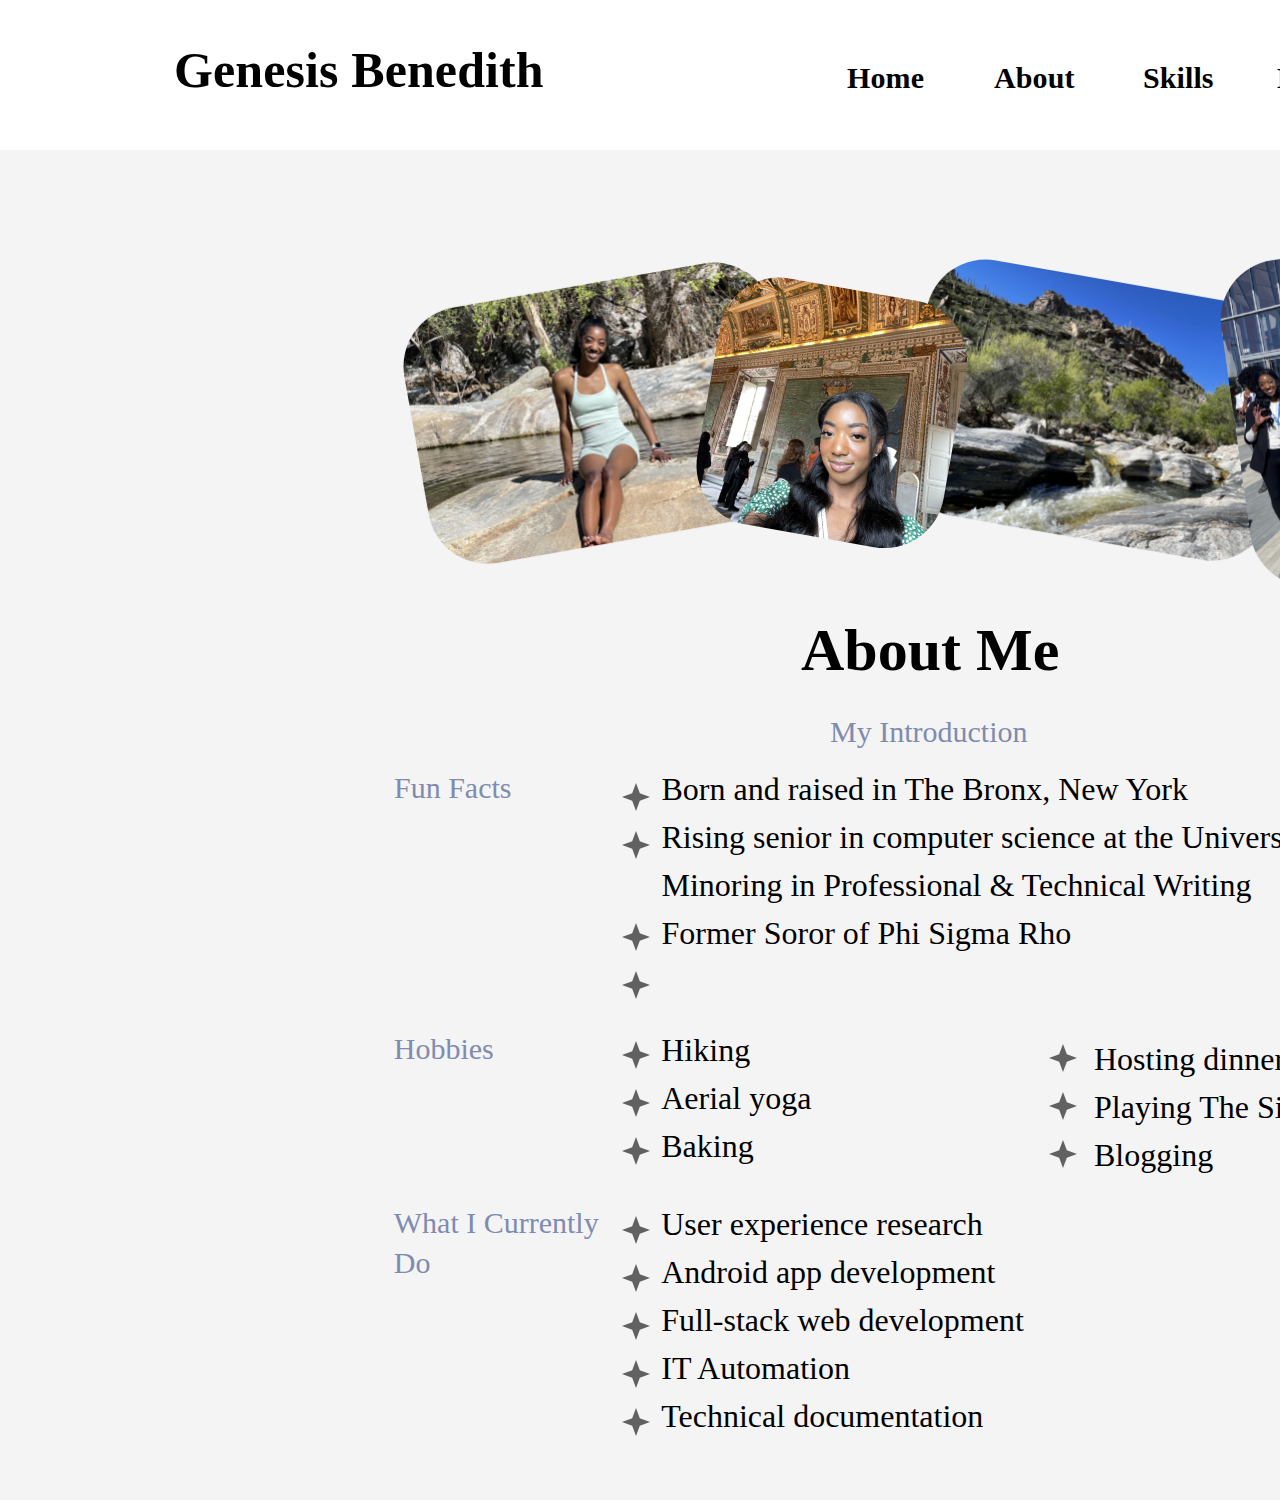
<file: about/about.html>
<!DOCTYPE html>
<html>
<head>
<meta charset="utf-8"/>
<meta http-equiv="X-UA-Compatible" content="IE=edge"/>
<meta name="viewport" content="width=device-width, initial-scale=1.0">
<title>Genesis Benedith | About</title>
<style id="applicationStylesheet" type="text/css">
	.mediaViewInfo {
		--web-view-name: about;
		--web-view-id: about;
		--web-scale-on-resize: true;
		--web-enable-deep-linking: true;
	}
	:root {
		--web-view-ids: about;
	}
	* {
		margin: 0;
		padding: 0;
		box-sizing: border-box;
		border: none;
	}
	#about {
		position: absolute;
		width: 1920px;
		height: 1500px;
		background-color: rgba(244,244,244,1);
		overflow: hidden;
		--web-view-name: about;
		--web-view-id: about;
		--web-scale-on-resize: true;
		--web-enable-deep-linking: true;
	}
	@keyframes  {
	
	
	}
	@keyframes  {
	
	
	}
	@keyframes  {
	
	
	}
	@keyframes  {
	
	
	}
	#About_Me {
		left: 801px;
		top: 619.564px;
		position: absolute;
		overflow: visible;
		width: 318px;
		height: 84px;
		line-height: 108px;
		margin-top: -24px;
		text-align: left;
		font-family: Poppins;
		font-style: normal;
		font-weight: bold;
		font-size: 60px;
		color: rgba(0,0,0,1);
	}
	#My_Introduction {
		left: 830px;
		top: 716.564px;
		position: absolute;
		overflow: visible;
		width: 234px;
		white-space: nowrap;
		line-height: 108px;
		margin-top: -39px;
		text-align: left;
		font-family: Poppins;
		font-style: normal;
		font-weight: normal;
		font-size: 30px;
		color: rgba(127,139,175,1);
	}
	#Fun_Facts {
		left: 394px;
		top: 772.564px;
		position: absolute;
		overflow: visible;
		width: 143px;
		white-space: nowrap;
		line-height: 108px;
		margin-top: -39px;
		text-align: left;
		font-family: Poppins;
		font-style: normal;
		font-weight: normal;
		font-size: 30px;
		color: rgba(127,139,175,1);
	}
	#What_I_Currently_Do {
		left: 393.75px;
		top: 1207.96px;
		position: absolute;
		overflow: visible;
		width: 228px;
		height: 83px;
		line-height: 40px;
		margin-top: -5px;
		text-align: left;
		font-family: Poppins;
		font-style: normal;
		font-weight: normal;
		font-size: 30px;
		color: rgba(127,139,175,1);
	}
	#Hobbies {
		left: 393.75px;
		top: 1033.762px;
		position: absolute;
		overflow: visible;
		width: 177px;
		height: 43px;
		line-height: 40px;
		margin-top: -5px;
		text-align: left;
		font-family: Poppins;
		font-style: normal;
		font-weight: normal;
		font-size: 30px;
		color: rgba(127,139,175,1);
	}
	#back_pics {
		position: absolute;
		width: 1577.741px;
		height: 505.003px;
		left: 172.135px;
		top: 1182.131px;
		display: none;
		overflow: visible;
	}
	#bloomberg {
		position: absolute;
		width: 544.562px;
		height: 440.053px;
		left: 0px;
		top: 32.16px;
		overflow: visible;
	}
	#dc_lincoln {
		position: absolute;
		width: 395.88px;
		height: 379.813px;
		left: 400.405px;
		top: 76.985px;
		overflow: visible;
	}
	#trevi_rome {
		position: absolute;
		width: 544.562px;
		height: 440.053px;
		left: 712.487px;
		top: 16.746px;
		overflow: visible;
	}
	#build_day {
		position: absolute;
		width: 426.176px;
		height: 504.373px;
		left: 1149.595px;
		top: 0px;
		overflow: visible;
	}
	#Born_and_raised_in_The_Bronx_N {
		left: 661.5px;
		top: 772.564px;
		position: absolute;
		overflow: visible;
		width: 866px;
		height: 237px;
		line-height: 48px;
		margin-top: -8px;
		text-align: left;
		font-family: Poppins;
		font-style: normal;
		font-weight: normal;
		font-size: 32px;
		color: rgba(0,0,0,1);
	}
	#User_experience_research_Andro {
		left: 661.25px;
		top: 1207.96px;
		position: absolute;
		overflow: visible;
		width: 456px;
		white-space: nowrap;
		line-height: 48px;
		margin-top: -8px;
		text-align: left;
		font-family: Poppins;
		font-style: normal;
		font-weight: normal;
		font-size: 32px;
		color: rgba(0,0,0,1);
	}
	#Hiking_Aerial_yoga_Baking {
		left: 661.25px;
		top: 1033.762px;
		position: absolute;
		overflow: visible;
		width: 182px;
		white-space: nowrap;
		line-height: 48px;
		margin-top: -8px;
		text-align: left;
		font-family: Poppins;
		font-style: normal;
		font-weight: normal;
		font-size: 32px;
		color: rgba(0,0,0,1);
	}
	#Hosting_dinner_parties_Playing {
		left: 1094px;
		top: 1042.762px;
		position: absolute;
		overflow: visible;
		width: 353px;
		white-space: nowrap;
		line-height: 48px;
		margin-top: -8px;
		text-align: left;
		font-family: Poppins;
		font-style: normal;
		font-weight: normal;
		font-size: 32px;
		color: rgba(0,0,0,1);
	}
	#front_pics {
		position: absolute;
		width: 1132.476px;
		height: 364.365px;
		left: 394px;
		top: 231px;
		overflow: visible;
	}
	#me_sabino {
		position: absolute;
		width: 414.451px;
		height: 321.168px;
		left: 0px;
		top: 21.598px;
		overflow: visible;
	}
	#sabino_canyon {
		position: absolute;
		width: 414.451px;
		height: 321.168px;
		left: 497.601px;
		top: 19.047px;
		overflow: visible;
	}
	#vatican {
		position: absolute;
		width: 289.614px;
		height: 289.614px;
		left: 293.225px;
		top: 37.376px;
		overflow: visible;
	}
	#linkedin {
		position: absolute;
		width: 313.3px;
		height: 364.365px;
		left: 819.176px;
		top: 0px;
		overflow: visible;
	}
	#header {
		position: absolute;
		width: 1920px;
		height: 150px;
		left: 0px;
		top: 0px;
		overflow: visible;
	}
	#Rectangle_2 {
		fill: rgba(255,255,255,1);
	}
	.Rectangle_2 {
		position: absolute;
		overflow: visible;
		width: 1920px;
		height: 150px;
		left: 0px;
		top: 0px;
	}
	#Genesis_Benedith {
		left: 174px;
		top: 41px;
		position: absolute;
		overflow: visible;
		width: 449px;
		white-space: nowrap;
		text-align: left;
		font-family: Poppins;
		font-style: normal;
		font-weight: bold;
		font-size: 50px;
		color: rgba(0,0,0,1);
		letter-spacing: 0.1px;
	}
	#Home {
		left: 847px;
		top: 61px;
		position: absolute;
		overflow: visible;
		width: 93px;
		white-space: nowrap;
		--web-animation: fadein undefineds undefined;
		--web-action-type: page;
		--web-action-target: index.html;
		cursor: pointer;
		text-align: left;
		font-family: Poppins;
		font-style: normal;
		font-weight: bold;
		font-size: 30px;
		color: rgba(0,0,0,1);
		letter-spacing: 0.1px;
	}
	#Portfolio {
		left: 1488px;
		top: 61px;
		position: absolute;
		overflow: visible;
		width: 130px;
		white-space: nowrap;
		--web-animation: fadein undefineds undefined;
		--web-action-type: page;
		--web-action-target: portfolio.html;
		cursor: pointer;
		text-align: left;
		font-family: Poppins;
		font-style: normal;
		font-weight: bold;
		font-size: 30px;
		color: rgba(0,0,0,1);
		letter-spacing: 0.1px;
	}
	#Contact {
		left: 1672px;
		top: 61px;
		position: absolute;
		overflow: visible;
		width: 126px;
		white-space: nowrap;
		text-align: left;
		font-family: Poppins;
		font-style: normal;
		font-weight: bold;
		font-size: 30px;
		color: rgba(0,0,0,1);
		letter-spacing: 0.1px;
	}
	#Skills {
		left: 1143px;
		top: 61px;
		position: absolute;
		overflow: visible;
		width: 80px;
		white-space: nowrap;
		--web-animation: fadein undefineds undefined;
		--web-action-type: page;
		--web-action-target: skills.html;
		cursor: pointer;
		text-align: left;
		font-family: Poppins;
		font-style: normal;
		font-weight: bold;
		font-size: 30px;
		color: rgba(0,0,0,1);
		letter-spacing: 0.1px;
	}
	#Experience {
		left: 1277px;
		top: 61px;
		position: absolute;
		overflow: visible;
		width: 170px;
		white-space: nowrap;
		--web-animation: fadein undefineds undefined;
		--web-action-type: page;
		--web-action-target: background___experience.html;
		cursor: pointer;
		text-align: left;
		font-family: Poppins;
		font-style: normal;
		font-weight: bold;
		font-size: 30px;
		color: rgba(0,0,0,1);
		letter-spacing: 0.1px;
	}
	#About_bf {
		left: 994px;
		top: 61px;
		position: absolute;
		overflow: visible;
		width: 95px;
		white-space: nowrap;
		text-align: left;
		font-family: Poppins;
		font-style: normal;
		font-weight: bold;
		font-size: 30px;
		color: rgba(0,0,0,1);
		letter-spacing: 0.1px;
	}
	#MDI__star-four-points {
		opacity: 0.6;
		position: absolute;
		width: 30px;
		height: 30px;
		left: 620.75px;
		top: 782.378px;
		overflow: visible;
	}
	#Boundary {
		opacity: 0;
		fill: rgba(0,0,0,1);
		stroke: rgba(0,0,0,0);
		stroke-width: 1px;
		stroke-linejoin: miter;
		stroke-linecap: butt;
		stroke-miterlimit: 4;
		shape-rendering: auto;
	}
	.Boundary {
		position: absolute;
		overflow: visible;
		width: 30px;
		height: 30px;
		left: 0px;
		top: 0px;
	}
	#Path__star-four-points {
		fill: rgba(0,0,0,1);
	}
	.Path__star-four-points {
		overflow: visible;
		position: absolute;
		width: 28px;
		height: 28px;
		left: 1px;
		top: 1px;
		transform: matrix(1,0,0,1,0,0);
	}
	#MDI__star-four-points_bj {
		opacity: 0.6;
		position: absolute;
		width: 30px;
		height: 30px;
		left: 620.75px;
		top: 830.378px;
		overflow: visible;
	}
	#Boundary_bk {
		opacity: 0;
		fill: rgba(0,0,0,1);
		stroke: rgba(0,0,0,0);
		stroke-width: 1px;
		stroke-linejoin: miter;
		stroke-linecap: butt;
		stroke-miterlimit: 4;
		shape-rendering: auto;
	}
	.Boundary_bk {
		position: absolute;
		overflow: visible;
		width: 30px;
		height: 30px;
		left: 0px;
		top: 0px;
	}
	#Path__star-four-points_bl {
		fill: rgba(0,0,0,1);
	}
	.Path__star-four-points_bl {
		overflow: visible;
		position: absolute;
		width: 28px;
		height: 28px;
		left: 1px;
		top: 1px;
		transform: matrix(1,0,0,1,0,0);
	}
	#MDI__star-four-points_bm {
		opacity: 0.6;
		position: absolute;
		width: 30px;
		height: 30px;
		left: 620.75px;
		top: 922.378px;
		overflow: visible;
	}
	#Boundary_bn {
		opacity: 0;
		fill: rgba(0,0,0,1);
		stroke: rgba(0,0,0,0);
		stroke-width: 1px;
		stroke-linejoin: miter;
		stroke-linecap: butt;
		stroke-miterlimit: 4;
		shape-rendering: auto;
	}
	.Boundary_bn {
		position: absolute;
		overflow: visible;
		width: 30px;
		height: 30px;
		left: 0px;
		top: 0px;
	}
	#Path__star-four-points_bo {
		fill: rgba(0,0,0,1);
	}
	.Path__star-four-points_bo {
		overflow: visible;
		position: absolute;
		width: 28px;
		height: 28px;
		left: 1px;
		top: 1px;
		transform: matrix(1,0,0,1,0,0);
	}
	#MDI__star-four-points_bp {
		opacity: 0.6;
		position: absolute;
		width: 30px;
		height: 30px;
		left: 620.75px;
		top: 970.378px;
		overflow: visible;
	}
	#Boundary_bq {
		opacity: 0;
		fill: rgba(0,0,0,1);
		stroke: rgba(0,0,0,0);
		stroke-width: 1px;
		stroke-linejoin: miter;
		stroke-linecap: butt;
		stroke-miterlimit: 4;
		shape-rendering: auto;
	}
	.Boundary_bq {
		position: absolute;
		overflow: visible;
		width: 30px;
		height: 30px;
		left: 0px;
		top: 0px;
	}
	#Path__star-four-points_br {
		fill: rgba(0,0,0,1);
	}
	.Path__star-four-points_br {
		overflow: visible;
		position: absolute;
		width: 28px;
		height: 28px;
		left: 1px;
		top: 1px;
		transform: matrix(1,0,0,1,0,0);
	}
	#MDI__star-four-points_bs {
		opacity: 0.6;
		position: absolute;
		width: 30px;
		height: 30px;
		left: 620.75px;
		top: 1040.262px;
		overflow: visible;
	}
	#Boundary_bt {
		opacity: 0;
		fill: rgba(0,0,0,1);
		stroke: rgba(0,0,0,0);
		stroke-width: 1px;
		stroke-linejoin: miter;
		stroke-linecap: butt;
		stroke-miterlimit: 4;
		shape-rendering: auto;
	}
	.Boundary_bt {
		position: absolute;
		overflow: visible;
		width: 30px;
		height: 30px;
		left: 0px;
		top: 0px;
	}
	#Path__star-four-points_bu {
		fill: rgba(0,0,0,1);
	}
	.Path__star-four-points_bu {
		overflow: visible;
		position: absolute;
		width: 28px;
		height: 28px;
		left: 1px;
		top: 1px;
		transform: matrix(1,0,0,1,0,0);
	}
	#MDI__star-four-points_bv {
		opacity: 0.6;
		position: absolute;
		width: 30px;
		height: 30px;
		left: 620.75px;
		top: 1215.46px;
		overflow: visible;
	}
	#Boundary_bw {
		opacity: 0;
		fill: rgba(0,0,0,1);
		stroke: rgba(0,0,0,0);
		stroke-width: 1px;
		stroke-linejoin: miter;
		stroke-linecap: butt;
		stroke-miterlimit: 4;
		shape-rendering: auto;
	}
	.Boundary_bw {
		position: absolute;
		overflow: visible;
		width: 30px;
		height: 30px;
		left: 0px;
		top: 0px;
	}
	#Path__star-four-points_bx {
		fill: rgba(0,0,0,1);
	}
	.Path__star-four-points_bx {
		overflow: visible;
		position: absolute;
		width: 28px;
		height: 28px;
		left: 1px;
		top: 1px;
		transform: matrix(1,0,0,1,0,0);
	}
	#MDI__star-four-points_by {
		opacity: 0.6;
		position: absolute;
		width: 30px;
		height: 30px;
		left: 1048px;
		top: 1042.762px;
		overflow: visible;
	}
	#Boundary_bz {
		opacity: 0;
		fill: rgba(0,0,0,1);
		stroke: rgba(0,0,0,0);
		stroke-width: 1px;
		stroke-linejoin: miter;
		stroke-linecap: butt;
		stroke-miterlimit: 4;
		shape-rendering: auto;
	}
	.Boundary_bz {
		position: absolute;
		overflow: visible;
		width: 30px;
		height: 30px;
		left: 0px;
		top: 0px;
	}
	#Path__star-four-points_b {
		fill: rgba(0,0,0,1);
	}
	.Path__star-four-points_b {
		overflow: visible;
		position: absolute;
		width: 28px;
		height: 28px;
		left: 1px;
		top: 1px;
		transform: matrix(1,0,0,1,0,0);
	}
	#MDI__star-four-points_b {
		opacity: 0.6;
		position: absolute;
		width: 30px;
		height: 30px;
		left: 620.75px;
		top: 1088.262px;
		overflow: visible;
	}
	#Boundary_b {
		opacity: 0;
		fill: rgba(0,0,0,1);
		stroke: rgba(0,0,0,0);
		stroke-width: 1px;
		stroke-linejoin: miter;
		stroke-linecap: butt;
		stroke-miterlimit: 4;
		shape-rendering: auto;
	}
	.Boundary_b {
		position: absolute;
		overflow: visible;
		width: 30px;
		height: 30px;
		left: 0px;
		top: 0px;
	}
	#Path__star-four-points_ca {
		fill: rgba(0,0,0,1);
	}
	.Path__star-four-points_ca {
		overflow: visible;
		position: absolute;
		width: 28px;
		height: 28px;
		left: 1px;
		top: 1px;
		transform: matrix(1,0,0,1,0,0);
	}
	#MDI__star-four-points_ca {
		opacity: 0.6;
		position: absolute;
		width: 30px;
		height: 30px;
		left: 620.75px;
		top: 1263.46px;
		overflow: visible;
	}
	#Boundary_ca {
		opacity: 0;
		fill: rgba(0,0,0,1);
		stroke: rgba(0,0,0,0);
		stroke-width: 1px;
		stroke-linejoin: miter;
		stroke-linecap: butt;
		stroke-miterlimit: 4;
		shape-rendering: auto;
	}
	.Boundary_ca {
		position: absolute;
		overflow: visible;
		width: 30px;
		height: 30px;
		left: 0px;
		top: 0px;
	}
	#Path__star-four-points_cb {
		fill: rgba(0,0,0,1);
	}
	.Path__star-four-points_cb {
		overflow: visible;
		position: absolute;
		width: 28px;
		height: 28px;
		left: 1px;
		top: 1px;
		transform: matrix(1,0,0,1,0,0);
	}
	#MDI__star-four-points_cb {
		opacity: 0.6;
		position: absolute;
		width: 30px;
		height: 30px;
		left: 1048px;
		top: 1090.762px;
		overflow: visible;
	}
	#Boundary_cb {
		opacity: 0;
		fill: rgba(0,0,0,1);
		stroke: rgba(0,0,0,0);
		stroke-width: 1px;
		stroke-linejoin: miter;
		stroke-linecap: butt;
		stroke-miterlimit: 4;
		shape-rendering: auto;
	}
	.Boundary_cb {
		position: absolute;
		overflow: visible;
		width: 30px;
		height: 30px;
		left: 0px;
		top: 0px;
	}
	#Path__star-four-points_cc {
		fill: rgba(0,0,0,1);
	}
	.Path__star-four-points_cc {
		overflow: visible;
		position: absolute;
		width: 28px;
		height: 28px;
		left: 1px;
		top: 1px;
		transform: matrix(1,0,0,1,0,0);
	}
	#MDI__star-four-points_cc {
		opacity: 0.6;
		position: absolute;
		width: 30px;
		height: 30px;
		left: 620.75px;
		top: 1136.262px;
		overflow: visible;
	}
	#Boundary_cc {
		opacity: 0;
		fill: rgba(0,0,0,1);
		stroke: rgba(0,0,0,0);
		stroke-width: 1px;
		stroke-linejoin: miter;
		stroke-linecap: butt;
		stroke-miterlimit: 4;
		shape-rendering: auto;
	}
	.Boundary_cc {
		position: absolute;
		overflow: visible;
		width: 30px;
		height: 30px;
		left: 0px;
		top: 0px;
	}
	#Path__star-four-points_cd {
		fill: rgba(0,0,0,1);
	}
	.Path__star-four-points_cd {
		overflow: visible;
		position: absolute;
		width: 28px;
		height: 28px;
		left: 1px;
		top: 1px;
		transform: matrix(1,0,0,1,0,0);
	}
	#MDI__star-four-points_cd {
		opacity: 0.6;
		position: absolute;
		width: 30px;
		height: 30px;
		left: 620.75px;
		top: 1311.46px;
		overflow: visible;
	}
	#Boundary_ce {
		opacity: 0;
		fill: rgba(0,0,0,1);
		stroke: rgba(0,0,0,0);
		stroke-width: 1px;
		stroke-linejoin: miter;
		stroke-linecap: butt;
		stroke-miterlimit: 4;
		shape-rendering: auto;
	}
	.Boundary_ce {
		position: absolute;
		overflow: visible;
		width: 30px;
		height: 30px;
		left: 0px;
		top: 0px;
	}
	#Path__star-four-points_cf {
		fill: rgba(0,0,0,1);
	}
	.Path__star-four-points_cf {
		overflow: visible;
		position: absolute;
		width: 28px;
		height: 28px;
		left: 1px;
		top: 1px;
		transform: matrix(1,0,0,1,0,0);
	}
	#MDI__star-four-points_cg {
		opacity: 0.6;
		position: absolute;
		width: 30px;
		height: 30px;
		left: 620.75px;
		top: 1359.46px;
		overflow: visible;
	}
	#Boundary_ch {
		opacity: 0;
		fill: rgba(0,0,0,1);
		stroke: rgba(0,0,0,0);
		stroke-width: 1px;
		stroke-linejoin: miter;
		stroke-linecap: butt;
		stroke-miterlimit: 4;
		shape-rendering: auto;
	}
	.Boundary_ch {
		position: absolute;
		overflow: visible;
		width: 30px;
		height: 30px;
		left: 0px;
		top: 0px;
	}
	#Path__star-four-points_ci {
		fill: rgba(0,0,0,1);
	}
	.Path__star-four-points_ci {
		overflow: visible;
		position: absolute;
		width: 28px;
		height: 28px;
		left: 1px;
		top: 1px;
		transform: matrix(1,0,0,1,0,0);
	}
	#MDI__star-four-points_cj {
		opacity: 0.6;
		position: absolute;
		width: 30px;
		height: 30px;
		left: 620.75px;
		top: 1407.46px;
		overflow: visible;
	}
	#Boundary_ck {
		opacity: 0;
		fill: rgba(0,0,0,1);
		stroke: rgba(0,0,0,0);
		stroke-width: 1px;
		stroke-linejoin: miter;
		stroke-linecap: butt;
		stroke-miterlimit: 4;
		shape-rendering: auto;
	}
	.Boundary_ck {
		position: absolute;
		overflow: visible;
		width: 30px;
		height: 30px;
		left: 0px;
		top: 0px;
	}
	#Path__star-four-points_cl {
		fill: rgba(0,0,0,1);
	}
	.Path__star-four-points_cl {
		overflow: visible;
		position: absolute;
		width: 28px;
		height: 28px;
		left: 1px;
		top: 1px;
		transform: matrix(1,0,0,1,0,0);
	}
	#MDI__star-four-points_cm {
		opacity: 0.6;
		position: absolute;
		width: 30px;
		height: 30px;
		left: 1048px;
		top: 1138.762px;
		overflow: visible;
	}
	#Boundary_cn {
		opacity: 0;
		fill: rgba(0,0,0,1);
		stroke: rgba(0,0,0,0);
		stroke-width: 1px;
		stroke-linejoin: miter;
		stroke-linecap: butt;
		stroke-miterlimit: 4;
		shape-rendering: auto;
	}
	.Boundary_cn {
		position: absolute;
		overflow: visible;
		width: 30px;
		height: 30px;
		left: 0px;
		top: 0px;
	}
	#Path__star-four-points_co {
		fill: rgba(0,0,0,1);
	}
	.Path__star-four-points_co {
		overflow: visible;
		position: absolute;
		width: 28px;
		height: 28px;
		left: 1px;
		top: 1px;
		transform: matrix(1,0,0,1,0,0);
	}
</style>
<script id="applicationScript">
///////////////////////////////////////
// INITIALIZATION
///////////////////////////////////////

/**
 * Functionality for scaling, showing by media query, and navigation between multiple pages on a single page. 
 * Code subject to change.
 **/

if (window.console==null) { window["console"] = { log : function() {} } }; // some browsers do not set console

var Application = function() {
	// event constants
	this.prefix = "--web-";
	this.NAVIGATION_CHANGE = "viewChange";
	this.VIEW_NOT_FOUND = "viewNotFound";
	this.VIEW_CHANGE = "viewChange";
	this.VIEW_CHANGING = "viewChanging";
	this.STATE_NOT_FOUND = "stateNotFound";
	this.APPLICATION_COMPLETE = "applicationComplete";
	this.APPLICATION_RESIZE = "applicationResize";
	this.SIZE_STATE_NAME = "data-is-view-scaled";
	this.STATE_NAME = this.prefix + "state";

	this.lastTrigger = null;
	this.lastView = null;
	this.lastState = null;
	this.lastOverlay = null;
	this.currentView = null;
	this.currentState = null;
	this.currentOverlay = null;
	this.currentQuery = {index: 0, rule: null, mediaText: null, id: null};
	this.inclusionQuery = "(min-width: 0px)";
	this.exclusionQuery = "none and (min-width: 99999px)";
	this.LastModifiedDateLabelName = "LastModifiedDateLabel";
	this.viewScaleSliderId = "ViewScaleSliderInput";
	this.pageRefreshedName = "showPageRefreshedNotification";
	this.application = null;
	this.applicationStylesheet = null;
	this.showByMediaQuery = null;
	this.mediaQueryDictionary = {};
	this.viewsDictionary = {};
	this.addedViews = [];
	this.viewStates = [];
	this.views = [];
	this.viewIds = [];
	this.viewQueries = {};
	this.overlays = {};
	this.overlayIds = [];
	this.numberOfViews = 0;
	this.verticalPadding = 0;
	this.horizontalPadding = 0;
	this.stateName = null;
	this.viewScale = 1;
	this.viewLeft = 0;
	this.viewTop = 0;
	this.horizontalScrollbarsNeeded = false;
	this.verticalScrollbarsNeeded = false;

	// view settings
	this.showUpdateNotification = false;
	this.showNavigationControls = false;
	this.scaleViewsToFit = false;
	this.scaleToFitOnDoubleClick = false;
	this.actualSizeOnDoubleClick = false;
	this.scaleViewsOnResize = false;
	this.navigationOnKeypress = false;
	this.showViewName = false;
	this.enableDeepLinking = true;
	this.refreshPageForChanges = false;
	this.showRefreshNotifications = true;

	// view controls
	this.scaleViewSlider = null;
	this.lastModifiedLabel = null;
	this.supportsPopState = false; // window.history.pushState!=null;
	this.initialized = false;

	// refresh properties
	this.refreshDuration = 250;
	this.lastModifiedDate = null;
	this.refreshRequest = null;
	this.refreshInterval = null;
	this.refreshContent = null;
	this.refreshContentSize = null;
	this.refreshCheckContent = false;
	this.refreshCheckContentSize = false;

	var self = this;

	self.initialize = function(event) {
		var view = self.getVisibleView();
		var views = self.getVisibleViews();
		if (view==null) view = self.getInitialView();
		self.collectViews();
		self.collectOverlays();
		self.collectMediaQueries();

		for (let index = 0; index < views.length; index++) {
			var view = views[index];
			self.setViewOptions(view);
			self.setViewVariables(view);
			self.centerView(view);
		}

		// sometimes the body size is 0 so we call this now and again later
		if (self.initialized) {
			window.addEventListener(self.NAVIGATION_CHANGE, self.viewChangeHandler);
			window.addEventListener("keyup", self.keypressHandler);
			window.addEventListener("keypress", self.keypressHandler);
			window.addEventListener("resize", self.resizeHandler);
			window.document.addEventListener("dblclick", self.doubleClickHandler);

			if (self.supportsPopState) {
				window.addEventListener('popstate', self.popStateHandler);
			}
			else {
				window.addEventListener('hashchange', self.hashChangeHandler);
			}

			// we are ready to go
			window.dispatchEvent(new Event(self.APPLICATION_COMPLETE));
		}

		if (self.initialized==false) {
			if (self.enableDeepLinking) {
				self.syncronizeViewToURL();
			} 
	
			if (self.refreshPageForChanges) {
				self.setupRefreshForChanges();
			}
	
			self.initialized = true;
		}
		
		if (self.scaleViewsToFit) {
			self.viewScale = self.scaleViewToFit(view);
			
			if (self.viewScale<0) {
				setTimeout(self.scaleViewToFit, 500, view);
			}
		}
		else if (view) {
			self.viewScale = self.getViewScaleValue(view);
			self.centerView(view);
			self.updateSliderValue(self.viewScale);
		}
		else {
			// no view found
		}
	
		if (self.showUpdateNotification) {
			self.showNotification();
		}

		//"addEventListener" in window ? null : window.addEventListener = window.attachEvent;
		//"addEventListener" in document ? null : document.addEventListener = document.attachEvent;
	}


	///////////////////////////////////////
	// AUTO REFRESH 
	///////////////////////////////////////

	self.setupRefreshForChanges = function() {
		self.refreshRequest = new XMLHttpRequest();

		if (!self.refreshRequest) {
			return false;
		}

		// get document start values immediately
		self.requestRefreshUpdate();
	}

	/**
	 * Attempt to check the last modified date by the headers 
	 * or the last modified property from the byte array (experimental)
	 **/
	self.requestRefreshUpdate = function() {
		var url = document.location.href;
		var protocol = window.location.protocol;
		var method;
		
		try {

			if (self.refreshCheckContentSize) {
				self.refreshRequest.open('HEAD', url, true);
			}
			else if (self.refreshCheckContent) {
				self.refreshContent = document.documentElement.outerHTML;
				self.refreshRequest.open('GET', url, true);
				self.refreshRequest.responseType = "text";
			}
			else {

				// get page last modified date for the first call to compare to later
				if (self.lastModifiedDate==null) {

					// File system does not send headers in FF so get blob if possible
					if (protocol=="file:") {
						self.refreshRequest.open("GET", url, true);
						self.refreshRequest.responseType = "blob";
					}
					else {
						self.refreshRequest.open("HEAD", url, true);
						self.refreshRequest.responseType = "blob";
					}

					self.refreshRequest.onload = self.refreshOnLoadOnceHandler;

					// In some browsers (Chrome & Safari) this error occurs at send: 
					// 
					// Chrome - Access to XMLHttpRequest at 'file:///index.html' from origin 'null' 
					// has been blocked by CORS policy: 
					// Cross origin requests are only supported for protocol schemes: 
					// http, data, chrome, chrome-extension, https.
					// 
					// Safari - XMLHttpRequest cannot load file:///Users/user/Public/index.html. Cross origin requests are only supported for HTTP.
					// 
					// Solution is to run a local server, set local permissions or test in another browser
					self.refreshRequest.send(null);

					// In MS browsers the following behavior occurs possibly due to an AJAX call to check last modified date: 
					// 
					// DOM7011: The code on this page disabled back and forward caching.

					// In Brave (Chrome) error when on the server
					// index.js:221 HEAD https://www.example.com/ net::ERR_INSUFFICIENT_RESOURCES
					// self.refreshRequest.send(null);

				}
				else {
					self.refreshRequest = new XMLHttpRequest();
					self.refreshRequest.onreadystatechange = self.refreshHandler;
					self.refreshRequest.ontimeout = function() {
						self.log("Couldn't find page to check for updates");
					}
					
					var method;
					if (protocol=="file:") {
						method = "GET";
					}
					else {
						method = "HEAD";
					}

					//refreshRequest.open('HEAD', url, true);
					self.refreshRequest.open(method, url, true);
					self.refreshRequest.responseType = "blob";
					self.refreshRequest.send(null);
				}
			}
		}
		catch (error) {
			self.log("Refresh failed for the following reason:")
			self.log(error);
		}
	}

	self.refreshHandler = function() {
		var contentSize;

		try {

			if (self.refreshRequest.readyState === XMLHttpRequest.DONE) {
				
				if (self.refreshRequest.status === 2 || 
					self.refreshRequest.status === 200) {
					var pageChanged = false;

					self.updateLastModifiedLabel();

					if (self.refreshCheckContentSize) {
						var lastModifiedHeader = self.refreshRequest.getResponseHeader("Last-Modified");
						contentSize = self.refreshRequest.getResponseHeader("Content-Length");
						//lastModifiedDate = refreshRequest.getResponseHeader("Last-Modified");
						var headers = self.refreshRequest.getAllResponseHeaders();
						var hasContentHeader = headers.indexOf("Content-Length")!=-1;
						
						if (hasContentHeader) {
							contentSize = self.refreshRequest.getResponseHeader("Content-Length");

							// size has not been set yet
							if (self.refreshContentSize==null) {
								self.refreshContentSize = contentSize;
								// exit and let interval call this method again
								return;
							}

							if (contentSize!=self.refreshContentSize) {
								pageChanged = true;
							}
						}
					}
					else if (self.refreshCheckContent) {

						if (self.refreshRequest.responseText!=self.refreshContent) {
							pageChanged = true;
						}
					}
					else {
						lastModifiedHeader = self.getLastModified(self.refreshRequest);

						if (self.lastModifiedDate!=lastModifiedHeader) {
							self.log("lastModifiedDate:" + self.lastModifiedDate + ",lastModifiedHeader:" +lastModifiedHeader);
							pageChanged = true;
						}

					}

					
					if (pageChanged) {
						clearInterval(self.refreshInterval);
						self.refreshUpdatedPage();
						return;
					}

				}
				else {
					self.log('There was a problem with the request.');
				}

			}
		}
		catch( error ) {
			//console.log('Caught Exception: ' + error);
		}
	}

	self.refreshOnLoadOnceHandler = function(event) {

		// get the last modified date
		if (self.refreshRequest.response) {
			self.lastModifiedDate = self.getLastModified(self.refreshRequest);

			if (self.lastModifiedDate!=null) {

				if (self.refreshInterval==null) {
					self.refreshInterval = setInterval(self.requestRefreshUpdate, self.refreshDuration);
				}
			}
			else {
				self.log("Could not get last modified date from the server");
			}
		}
	}

	self.refreshUpdatedPage = function() {
		if (self.showRefreshNotifications) {
			var date = new Date().setTime((new Date().getTime()+10000));
			document.cookie = encodeURIComponent(self.pageRefreshedName) + "=true" + "; max-age=6000;" + " path=/";
		}

		document.location.reload(true);
	}

	self.showNotification = function(duration) {
		var notificationID = self.pageRefreshedName+"ID";
		var notification = document.getElementById(notificationID);
		if (duration==null) duration = 4000;

		if (notification!=null) {return;}

		notification = document.createElement("div");
		notification.id = notificationID;
		notification.textContent = "PAGE UPDATED";
		var styleRule = ""
		styleRule = "position: fixed; padding: 7px 16px 6px 16px; font-family: Arial, sans-serif; font-size: 10px; font-weight: bold; left: 50%;";
		styleRule += "top: 20px; background-color: rgba(0,0,0,.5); border-radius: 12px; color:rgb(235, 235, 235); transition: all 2s linear;";
		styleRule += "transform: translateX(-50%); letter-spacing: .5px; filter: drop-shadow(2px 2px 6px rgba(0, 0, 0, .1)); cursor: pointer";
		notification.setAttribute("style", styleRule);

		notification.className = "PageRefreshedClass";
		notification.addEventListener("click", function() {
			notification.parentNode.removeChild(notification);
		});
		
		document.body.appendChild(notification);

		setTimeout(function() {
			notification.style.opacity = "0";
			notification.style.filter = "drop-shadow( 0px 0px 0px rgba(0,0,0, .5))";
			setTimeout(function() {
				try {
					notification.parentNode.removeChild(notification);
				} catch(error) {}
			}, duration)
		}, duration);

		document.cookie = encodeURIComponent(self.pageRefreshedName) + "=; max-age=1; path=/";
	}

	/**
	 * Get the last modified date from the header 
	 * or file object after request has been received
	 **/
	self.getLastModified = function(request) {
		var date;

		// file protocol - FILE object with last modified property
		if (request.response && request.response.lastModified) {
			date = request.response.lastModified;
		}
		
		// http protocol - check headers
		if (date==null) {
			date = request.getResponseHeader("Last-Modified");
		}

		return date;
	}

	self.updateLastModifiedLabel = function() {
		var labelValue = "";
		
		if (self.lastModifiedLabel==null) {
			self.lastModifiedLabel = document.getElementById("LastModifiedLabel");
		}

		if (self.lastModifiedLabel) {
			var seconds = parseInt(((new Date().getTime() - Date.parse(document.lastModified)) / 1000 / 60) * 100 + "");
			var minutes = 0;
			var hours = 0;

			if (seconds < 60) {
				seconds = Math.floor(seconds/10)*10;
				labelValue = seconds + " seconds";
			}
			else {
				minutes = parseInt((seconds/60) + "");

				if (minutes>60) {
					hours = parseInt((seconds/60/60) +"");
					labelValue += hours==1 ? " hour" : " hours";
				}
				else {
					labelValue = minutes+"";
					labelValue += minutes==1 ? " minute" : " minutes";
				}
			}
			
			if (seconds<10) {
				labelValue = "Updated now";
			}
			else {
				labelValue = "Updated " + labelValue + " ago";
			}

			if (self.lastModifiedLabel.firstElementChild) {
				self.lastModifiedLabel.firstElementChild.textContent = labelValue;

			}
			else if ("textContent" in self.lastModifiedLabel) {
				self.lastModifiedLabel.textContent = labelValue;
			}
		}
	}

	self.getShortString = function(string, length) {
		if (length==null) length = 30;
		string = string!=null ? string.substr(0, length).replace(/\n/g, "") : "[String is null]";
		return string;
	}

	self.getShortNumber = function(value, places) {
		if (places==null || places<1) places = 4;
		value = Math.round(value * Math.pow(10,places)) / Math.pow(10, places);
		return value;
	}

	///////////////////////////////////////
	// NAVIGATION CONTROLS
	///////////////////////////////////////

	self.updateViewLabel = function() {
		var viewNavigationLabel = document.getElementById("ViewNavigationLabel");
		var view = self.getVisibleView();
		var viewIndex = view ? self.getViewIndex(view) : -1;
		var viewName = view ? self.getViewPreferenceValue(view, self.prefix + "view-name") : null;
		var viewId = view ? view.id : null;

		if (viewNavigationLabel && view) {
			if (viewName && viewName.indexOf('"')!=-1) {
				viewName = viewName.replace(/"/g, "");
			}

			if (self.showViewName) {
				viewNavigationLabel.textContent = viewName;
				self.setTooltip(viewNavigationLabel, viewIndex + 1 + " of " + self.numberOfViews);
			}
			else {
				viewNavigationLabel.textContent = viewIndex + 1 + " of " + self.numberOfViews;
				self.setTooltip(viewNavigationLabel, viewName);
			}

		}
	}

	self.updateURL = function(view) {
		view = view == null ? self.getVisibleView() : view;
		var viewId = view ? view.id : null
		var viewFragment = view ? "#"+ viewId : null;

		if (viewId && self.viewIds.length>1 && self.enableDeepLinking) {

			if (self.supportsPopState==false) {
				self.setFragment(viewId);
			}
			else {
				if (viewFragment!=window.location.hash) {

					if (window.location.hash==null) {
						window.history.replaceState({name:viewId}, null, viewFragment);
					}
					else {
						window.history.pushState({name:viewId}, null, viewFragment);
					}
				}
			}
		}
	}

	self.updateURLState = function(view, stateName) {
		stateName = view && (stateName=="" || stateName==null) ? self.getStateNameByViewId(view.id) : stateName;

		if (self.supportsPopState==false) {
			self.setFragment(stateName);
		}
		else {
			if (stateName!=window.location.hash) {

				if (window.location.hash==null) {
					window.history.replaceState({name:view.viewId}, null, stateName);
				}
				else {
					window.history.pushState({name:view.viewId}, null, stateName);
				}
			}
		}
	}

	self.setFragment = function(value) {
		window.location.hash = "#" + value;
	}

	self.setTooltip = function(element, value) {
		// setting the tooltip in edge causes a page crash on hover
		if (/Edge/.test(navigator.userAgent)) { return; }

		if ("title" in element) {
			element.title = value;
		}
	}

	self.getStylesheetRules = function(styleSheet) {
		try {
			if (styleSheet) return styleSheet.cssRules || styleSheet.rules;
	
			return document.styleSheets[0]["cssRules"] || document.styleSheets[0]["rules"];
		}
		catch (error) {
			// ERRORS:
			// SecurityError: The operation is insecure.
			// Errors happen when script loads before stylesheet or loading an external css locally

			// InvalidAccessError: A parameter or an operation is not supported by the underlying object
			// Place script after stylesheet

			console.log(error);
			if (error.toString().indexOf("The operation is insecure")!=-1) {
				console.log("Load the stylesheet before the script or load the stylesheet inline until it can be loaded on a server")
			}
			return [];
		}
	}

	/**
	 * If single page application hide all of the views. 
	 * @param {Number} selectedIndex if provided shows the view at index provided
	 **/
	self.hideViews = function(selectedIndex, animation) {
		var rules = self.getStylesheetRules();
		var queryIndex = 0;
		var numberOfRules = rules!=null ? rules.length : 0;

		// loop through rules and hide media queries except selected
		for (var i=0;i<numberOfRules;i++) {
			var rule = rules[i];
			var cssText = rule && rule.cssText;

			if (rule.media!=null && cssText.match("--web-view-name:")) {

				if (queryIndex==selectedIndex) {
					self.currentQuery.mediaText = rule.conditionText;
					self.currentQuery.index = selectedIndex;
					self.currentQuery.rule = rule;
					self.enableMediaQuery(rule);
				}
				else {
					if (animation) {
						self.fadeOut(rule)
					}
					else {
						self.disableMediaQuery(rule);
					}
				}
				
				queryIndex++;
			}
		}

		self.numberOfViews = queryIndex;
		self.updateViewLabel();
		self.updateURL();

		self.dispatchViewChange();

		var view = self.getVisibleView();
		var viewIndex = view ? self.getViewIndex(view) : -1;

		return viewIndex==selectedIndex ? view : null;
	}

	/**
	 * If single page application hide all of the views. 
	 * @param {HTMLElement} selectedView if provided shows the view passed in
	 **/
	 self.hideAllViews = function(selectedView, animation) {
		var views = self.views;
		var queryIndex = 0;
		var numberOfViews = views!=null ? views.length : 0;

		// loop through rules and hide media queries except selected
		for (var i=0;i<numberOfViews;i++) {
			var viewData = views[i];
			var view = viewData && viewData.view;
			var mediaRule = viewData && viewData.mediaRule;
			
			if (view==selectedView) {
				self.currentQuery.mediaText = mediaRule.conditionText;
				self.currentQuery.index = queryIndex;
				self.currentQuery.rule = mediaRule;
				self.enableMediaQuery(mediaRule);
			}
			else {
				if (animation) {
					self.fadeOut(mediaRule)
				}
				else {
					self.disableMediaQuery(mediaRule);
				}
			}
			
			queryIndex++;
		}

		self.numberOfViews = queryIndex;
		self.updateViewLabel();
		self.updateURL();
		self.dispatchViewChange();

		var visibleView = self.getVisibleView();

		return visibleView==selectedView ? selectedView : null;
	}

	/**
	 * Hide view
	 * @param {Object} view element to hide
	 **/
	self.hideView = function(view) {
		var rule = view ? self.mediaQueryDictionary[view.id] : null;

		if (rule) {
			self.disableMediaQuery(rule);
		}
	}

	/**
	 * Hide overlay
	 * @param {Object} overlay element to hide
	 **/
	self.hideOverlay = function(overlay) {
		var rule = overlay ? self.mediaQueryDictionary[overlay.id] : null;

		if (rule) {
			self.disableMediaQuery(rule);

			//if (self.showByMediaQuery) {
				overlay.style.display = "none";
			//}
		}
	}

	/**
	 * Show the view by media query. Does not hide current views
	 * Sets view options by default
	 * @param {Object} view element to show
	 * @param {Boolean} setViewOptions sets view options if null or true
	 */
	self.showViewByMediaQuery = function(view, setViewOptions) {
		var id = view ? view.id : null;
		var query = id ? self.mediaQueryDictionary[id] : null;
		var isOverlay = view ? self.isOverlay(view) : false;
		setViewOptions = setViewOptions==null ? true : setViewOptions;

		if (query) {
			self.enableMediaQuery(query);

			if (isOverlay && view && setViewOptions) {
				self.setViewVariables(null, view);
			}
			else {
				if (view && setViewOptions) self.setViewOptions(view);
				if (view && setViewOptions) self.setViewVariables(view);
			}
		}
	}

	/**
	 * Show the view. Does not hide current views
	 */
	self.showView = function(view, setViewOptions) {
		var id = view ? view.id : null;
		var query = id ? self.mediaQueryDictionary[id] : null;
		var display = null;
		setViewOptions = setViewOptions==null ? true : setViewOptions;

		if (query) {
			self.enableMediaQuery(query);
			if (view==null) view =self.getVisibleView();
			if (view && setViewOptions) self.setViewOptions(view);
		}
		else if (id) {
			display = window.getComputedStyle(view).getPropertyValue("display");
			if (display=="" || display=="none") {
				view.style.display = "block";
			}
		}

		if (view) {
			if (self.currentView!=null) {
				self.lastView = self.currentView;
			}

			self.currentView = view;
		}
	}

	self.showViewById = function(id, setViewOptions) {
		var view = id ? self.getViewById(id) : null;

		if (view) {
			self.showView(view);
			return;
		}

		self.log("View not found '" + id + "'");
	}

	self.getElementView = function(element) {
		var view = element;
		var viewFound = false;

		while (viewFound==false || view==null) {
			if (view && self.viewsDictionary[view.id]) {
				return view;
			}
			view = view.parentNode;
		}
	}

	/**
	 * Show overlay over view
	 * @param {Event | HTMLElement} event event or html element with styles applied
	 * @param {String} id id of view or view reference
	 * @param {Number} x x location
	 * @param {Number} y y location
	 */
	self.showOverlay = function(event, id, x, y) {
		var overlay = id && typeof id === 'string' ? self.getViewById(id) : id ? id : null;
		var query = overlay ? self.mediaQueryDictionary[overlay.id] : null;
		var centerHorizontally = false;
		var centerVertically = false;
		var anchorLeft = false;
		var anchorTop = false;
		var anchorRight = false;
		var anchorBottom = false;
		var display = null;
		var reparent = true;
		var view = null;
		
		if (overlay==null || overlay==false) {
			self.log("Overlay not found, '"+ id + "'");
			return;
		}

		// get enter animation - event target must have css variables declared
		if (event) {
			var button = event.currentTarget || event; // can be event or htmlelement
			var buttonComputedStyles = getComputedStyle(button);
			var actionTargetValue = buttonComputedStyles.getPropertyValue(self.prefix+"action-target").trim();
			var animation = buttonComputedStyles.getPropertyValue(self.prefix+"animation").trim();
			var isAnimated = animation!="";
			var targetType = buttonComputedStyles.getPropertyValue(self.prefix+"action-type").trim();
			var actionTarget = self.application ? null : self.getElement(actionTargetValue);
			var actionTargetStyles = actionTarget ? actionTarget.style : null;

			if (actionTargetStyles) {
				actionTargetStyles.setProperty("animation", animation);
			}

			if ("stopImmediatePropagation" in event) {
				event.stopImmediatePropagation();
			}
		}
		
		if (self.application==false || targetType=="page") {
			document.location.href = "./" + actionTargetValue;
			return;
		}

		// remove any current overlays
		if (self.currentOverlay) {

			// act as switch if same button
			if (self.currentOverlay==actionTarget || self.currentOverlay==null) {
				if (self.lastTrigger==button) {
					self.removeOverlay(isAnimated);
					return;
				}
			}
			else {
				self.removeOverlay(isAnimated);
			}
		}

		if (reparent) {
			view = self.getElementView(button);
			if (view) {
				view.appendChild(overlay);
			}
		}

		if (query) {
			//self.setElementAnimation(overlay, null);
			//overlay.style.animation = animation;
			self.enableMediaQuery(query);
			
			var display = overlay && overlay.style.display;
			
			if (overlay && display=="" || display=="none") {
				overlay.style.display = "block";
				//self.setViewOptions(overlay);
			}

			// add animation defined in event target style declaration
			if (animation && self.supportAnimations) {
				self.fadeIn(overlay, false, animation);
			}
		}
		else if (id) {

			display = window.getComputedStyle(overlay).getPropertyValue("display");

			if (display=="" || display=="none") {
				overlay.style.display = "block";
			}

			// add animation defined in event target style declaration
			if (animation && self.supportAnimations) {
				self.fadeIn(overlay, false, animation);
			}
		}

		// do not set x or y position if centering
		var horizontal = self.prefix + "center-horizontally";
		var vertical = self.prefix + "center-vertically";
		var style = overlay.style;
		var transform = [];

		centerHorizontally = self.getIsStyleDefined(id, horizontal) ? self.getViewPreferenceBoolean(overlay, horizontal) : false;
		centerVertically = self.getIsStyleDefined(id, vertical) ? self.getViewPreferenceBoolean(overlay, vertical) : false;
		anchorLeft = self.getIsStyleDefined(id, "left");
		anchorRight = self.getIsStyleDefined(id, "right");
		anchorTop = self.getIsStyleDefined(id, "top");
		anchorBottom = self.getIsStyleDefined(id, "bottom");

		
		if (self.viewsDictionary[overlay.id] && self.viewsDictionary[overlay.id].styleDeclaration) {
			style = self.viewsDictionary[overlay.id].styleDeclaration.style;
		}
		
		if (centerHorizontally) {
			style.left = "50%";
			style.transformOrigin = "0 0";
			transform.push("translateX(-50%)");
		}
		else if (anchorRight && anchorLeft) {
			style.left = x + "px";
		}
		else if (anchorRight) {
			//style.right = x + "px";
		}
		else {
			style.left = x + "px";
		}
		
		if (centerVertically) {
			style.top = "50%";
			transform.push("translateY(-50%)");
			style.transformOrigin = "0 0";
		}
		else if (anchorTop && anchorBottom) {
			style.top = y + "px";
		}
		else if (anchorBottom) {
			//style.bottom = y + "px";
		}
		else {
			style.top = y + "px";
		}

		if (transform.length) {
			style.transform = transform.join(" ");
		}

		self.currentOverlay = overlay;
		self.lastTrigger = button;
	}

	self.goBack = function() {
		if (self.currentOverlay) {
			self.removeOverlay();
		}
		else if (self.lastView) {
			self.goToView(self.lastView.id);
		}
	}

	self.removeOverlay = function(animate) {
		var overlay = self.currentOverlay;
		animate = animate===false ? false : true;

		if (overlay) {
			var style = overlay.style;
			
			if (style.animation && self.supportAnimations && animate) {
				self.reverseAnimation(overlay, true);

				var duration = self.getAnimationDuration(style.animation, true);
		
				setTimeout(function() {
					self.setElementAnimation(overlay, null);
					self.hideOverlay(overlay);
					self.currentOverlay = null;
				}, duration);
			}
			else {
				self.setElementAnimation(overlay, null);
				self.hideOverlay(overlay);
				self.currentOverlay = null;
			}
		}
	}

	/**
	 * Reverse the animation and hide after
	 * @param {Object} target element with animation
	 * @param {Boolean} hide hide after animation ends
	 */
	self.reverseAnimation = function(target, hide) {
		var lastAnimation = null;
		var style = target.style;

		style.animationPlayState = "paused";
		lastAnimation = style.animation;
		style.animation = null;
		style.animationPlayState = "paused";

		if (hide) {
			//target.addEventListener("animationend", self.animationEndHideHandler);
	
			var duration = self.getAnimationDuration(lastAnimation, true);
			var isOverlay = self.isOverlay(target);
	
			setTimeout(function() {
				self.setElementAnimation(target, null);

				if (isOverlay) {
					self.hideOverlay(target);
				}
				else {
					self.hideView(target);
				}
			}, duration);
		}

		setTimeout(function() {
			style.animation = lastAnimation;
			style.animationPlayState = "paused";
			style.animationDirection = "reverse";
			style.animationPlayState = "running";
		}, 30);
	}

	self.animationEndHandler = function(event) {
		var target = event.currentTarget;
		self.dispatchEvent(new Event(event.type));
	}

	self.isOverlay = function(view) {
		var result = view ? self.getViewPreferenceBoolean(view, self.prefix + "is-overlay") : false;

		return result;
	}

	self.animationEndHideHandler = function(event) {
		var target = event.currentTarget;
		self.setViewVariables(null, target);
		self.hideView(target);
		target.removeEventListener("animationend", self.animationEndHideHandler);
	}

	self.animationEndShowHandler = function(event) {
		var target = event.currentTarget;
		target.removeEventListener("animationend", self.animationEndShowHandler);
	}

	self.setViewOptions = function(view) {

		if (view) {
			self.minimumScale = self.getViewPreferenceValue(view, self.prefix + "minimum-scale");
			self.maximumScale = self.getViewPreferenceValue(view, self.prefix + "maximum-scale");
			self.scaleViewsToFit = self.getViewPreferenceBoolean(view, self.prefix + "scale-to-fit");
			self.scaleToFitType = self.getViewPreferenceValue(view, self.prefix + "scale-to-fit-type");
			self.scaleToFitOnDoubleClick = self.getViewPreferenceBoolean(view, self.prefix + "scale-on-double-click");
			self.actualSizeOnDoubleClick = self.getViewPreferenceBoolean(view, self.prefix + "actual-size-on-double-click");
			self.scaleViewsOnResize = self.getViewPreferenceBoolean(view, self.prefix + "scale-on-resize");
			self.enableScaleUp = self.getViewPreferenceBoolean(view, self.prefix + "enable-scale-up");
			self.centerHorizontally = self.getViewPreferenceBoolean(view, self.prefix + "center-horizontally");
			self.centerVertically = self.getViewPreferenceBoolean(view, self.prefix + "center-vertically");
			self.navigationOnKeypress = self.getViewPreferenceBoolean(view, self.prefix + "navigate-on-keypress");
			self.showViewName = self.getViewPreferenceBoolean(view, self.prefix + "show-view-name");
			self.refreshPageForChanges = self.getViewPreferenceBoolean(view, self.prefix + "refresh-for-changes");
			self.refreshPageForChangesInterval = self.getViewPreferenceValue(view, self.prefix + "refresh-interval");
			self.showNavigationControls = self.getViewPreferenceBoolean(view, self.prefix + "show-navigation-controls");
			self.scaleViewSlider = self.getViewPreferenceBoolean(view, self.prefix + "show-scale-controls");
			self.enableDeepLinking = self.getViewPreferenceBoolean(view, self.prefix + "enable-deep-linking");
			self.singlePageApplication = self.getViewPreferenceBoolean(view, self.prefix + "application");
			self.showByMediaQuery = self.getViewPreferenceBoolean(view, self.prefix + "show-by-media-query");
			self.showUpdateNotification = document.cookie!="" ? document.cookie.indexOf(self.pageRefreshedName)!=-1 : false;
			self.imageComparisonDuration = self.getViewPreferenceValue(view, self.prefix + "image-comparison-duration");
			self.supportAnimations = self.getViewPreferenceBoolean(view, self.prefix + "enable-animations", true);

			if (self.scaleViewsToFit) {
				var newScaleValue = self.scaleViewToFit(view);
				
				if (newScaleValue<0) {
					setTimeout(self.scaleViewToFit, 500, view);
				}
			}
			else {
				self.viewScale = self.getViewScaleValue(view);
				self.viewToFitWidthScale = self.getViewFitToViewportWidthScale(view, self.enableScaleUp)
				self.viewToFitHeightScale = self.getViewFitToViewportScale(view, self.enableScaleUp);
				self.updateSliderValue(self.viewScale);
			}

			if (self.imageComparisonDuration!=null) {
				// todo
			}

			if (self.refreshPageForChangesInterval!=null) {
				self.refreshDuration = Number(self.refreshPageForChangesInterval);
			}
		}
	}

	self.previousView = function(event) {
		var rules = self.getStylesheetRules();
		var view = self.getVisibleView()
		var index = view ? self.getViewIndex(view) : -1;
		var prevQueryIndex = index!=-1 ? index-1 : self.currentQuery.index-1;
		var queryIndex = 0;
		var numberOfRules = rules!=null ? rules.length : 0;

		if (event) {
			event.stopImmediatePropagation();
		}

		if (prevQueryIndex<0) {
			return;
		}

		// loop through rules and hide media queries except selected
		for (var i=0;i<numberOfRules;i++) {
			var rule = rules[i];
			
			if (rule.media!=null) {

				if (queryIndex==prevQueryIndex) {
					self.currentQuery.mediaText = rule.conditionText;
					self.currentQuery.index = prevQueryIndex;
					self.currentQuery.rule = rule;
					self.enableMediaQuery(rule);
					self.updateViewLabel();
					self.updateURL();
					self.dispatchViewChange();
				}
				else {
					self.disableMediaQuery(rule);
				}

				queryIndex++;
			}
		}
	}

	self.nextView = function(event) {
		var rules = self.getStylesheetRules();
		var view = self.getVisibleView();
		var index = view ? self.getViewIndex(view) : -1;
		var nextQueryIndex = index!=-1 ? index+1 : self.currentQuery.index+1;
		var queryIndex = 0;
		var numberOfRules = rules!=null ? rules.length : 0;
		var numberOfMediaQueries = self.getNumberOfMediaRules();

		if (event) {
			event.stopImmediatePropagation();
		}

		if (nextQueryIndex>=numberOfMediaQueries) {
			return;
		}

		// loop through rules and hide media queries except selected
		for (var i=0;i<numberOfRules;i++) {
			var rule = rules[i];
			
			if (rule.media!=null) {

				if (queryIndex==nextQueryIndex) {
					self.currentQuery.mediaText = rule.conditionText;
					self.currentQuery.index = nextQueryIndex;
					self.currentQuery.rule = rule;
					self.enableMediaQuery(rule);
					self.updateViewLabel();
					self.updateURL();
					self.dispatchViewChange();
				}
				else {
					self.disableMediaQuery(rule);
				}

				queryIndex++;
			}
		}
	}

	/**
	 * Enables a view via media query
	 */
	self.enableMediaQuery = function(rule) {

		try {
			rule.media.mediaText = self.inclusionQuery;
		}
		catch(error) {
			//self.log(error);
			rule.conditionText = self.inclusionQuery;
		}
	}

	self.disableMediaQuery = function(rule) {

		try {
			rule.media.mediaText = self.exclusionQuery;
		}
		catch(error) {
			rule.conditionText = self.exclusionQuery;
		}
	}

	self.dispatchViewChange = function() {
		try {
			var event = new Event(self.NAVIGATION_CHANGE);
			window.dispatchEvent(event);
		}
		catch (error) {
			// In IE 11: Object doesn't support this action
		}
	}

	self.getNumberOfMediaRules = function() {
		var rules = self.getStylesheetRules();
		var numberOfRules = rules ? rules.length : 0;
		var numberOfQueries = 0;

		for (var i=0;i<numberOfRules;i++) {
			if (rules[i].media!=null) { numberOfQueries++; }
		}
		
		return numberOfQueries;
	}

	/////////////////////////////////////////
	// VIEW SCALE 
	/////////////////////////////////////////

	self.sliderChangeHandler = function(event) {
		var value = self.getShortNumber(event.currentTarget.value/100);
		var view = self.getVisibleView();
		self.setViewScaleValue(view, false, value, true);
	}

	self.updateSliderValue = function(scale) {
		var slider = document.getElementById(self.viewScaleSliderId);
		var tooltip = parseInt(scale * 100 + "") + "%";
		var inputType;
		var inputValue;
		
		if (slider) {
			inputValue = self.getShortNumber(scale * 100);
			if (inputValue!=slider["value"]) {
				slider["value"] = inputValue;
			}
			inputType = slider.getAttributeNS(null, "type");

			if (inputType!="range") {
				// input range is not supported
				slider.style.display = "none";
			}

			self.setTooltip(slider, tooltip);
		}
	}

	self.viewChangeHandler = function(event) {
		var view = self.getVisibleView();
		var matrix = view ? getComputedStyle(view).transform : null;
		
		if (matrix) {
			self.viewScale = self.getViewScaleValue(view);
			
			var scaleNeededToFit = self.getViewFitToViewportScale(view);
			var isViewLargerThanViewport = scaleNeededToFit<1;
			
			// scale large view to fit if scale to fit is enabled
			if (self.scaleViewsToFit) {
				self.scaleViewToFit(view);
			}
			else {
				self.updateSliderValue(self.viewScale);
			}
		}
	}

	self.getViewScaleValue = function(view) {
		var matrix = getComputedStyle(view).transform;

		if (matrix) {
			var matrixArray = matrix.replace("matrix(", "").split(",");
			var scaleX = parseFloat(matrixArray[0]);
			var scaleY = parseFloat(matrixArray[3]);
			var scale = Math.min(scaleX, scaleY);
		}

		return scale;
	}

	/**
	 * Scales view to scale. 
	 * @param {Object} view view to scale. views are in views array
	 * @param {Boolean} scaleToFit set to true to scale to fit. set false to use desired scale value
	 * @param {Number} desiredScale scale to define. not used if scale to fit is false
	 * @param {Boolean} isSliderChange indicates if slider is callee
	 */
	self.setViewScaleValue = function(view, scaleToFit, desiredScale, isSliderChange) {
		var enableScaleUp = self.enableScaleUp;
		var scaleToFitType = self.scaleToFitType;
		var minimumScale = self.minimumScale;
		var maximumScale = self.maximumScale;
		var hasMinimumScale = !isNaN(minimumScale) && minimumScale!="";
		var hasMaximumScale = !isNaN(maximumScale) && maximumScale!="";
		var scaleNeededToFit = self.getViewFitToViewportScale(view, enableScaleUp);
		var scaleNeededToFitWidth = self.getViewFitToViewportWidthScale(view, enableScaleUp);
		var scaleNeededToFitHeight = self.getViewFitToViewportHeightScale(view, enableScaleUp);
		var scaleToFitFull = self.getViewFitToViewportScale(view, true);
		var scaleToFitFullWidth = self.getViewFitToViewportWidthScale(view, true);
		var scaleToFitFullHeight = self.getViewFitToViewportHeightScale(view, true);
		var scaleToWidth = scaleToFitType=="width";
		var scaleToHeight = scaleToFitType=="height";
		var shrunkToFit = false;
		var topPosition = null;
		var leftPosition = null;
		var translateY = null;
		var translateX = null;
		var transformValue = "";
		var canCenterVertically = true;
		var canCenterHorizontally = true;
		var style = view.style;

		if (view && self.viewsDictionary[view.id] && self.viewsDictionary[view.id].styleDeclaration) {
			style = self.viewsDictionary[view.id].styleDeclaration.style;
		}

		if (scaleToFit && isSliderChange!=true) {
			if (scaleToFitType=="fit" || scaleToFitType=="") {
				desiredScale = scaleNeededToFit;
			}
			else if (scaleToFitType=="width") {
				desiredScale = scaleNeededToFitWidth;
			}
			else if (scaleToFitType=="height") {
				desiredScale = scaleNeededToFitHeight;
			}
		}
		else {
			if (isNaN(desiredScale)) {
				desiredScale = 1;
			}
		}

		self.updateSliderValue(desiredScale);
		
		// scale to fit width
		if (scaleToWidth && scaleToHeight==false) {
			canCenterVertically = scaleNeededToFitHeight>=scaleNeededToFitWidth;
			canCenterHorizontally = scaleNeededToFitWidth>=1 && enableScaleUp==false;

			if (isSliderChange) {
				canCenterHorizontally = desiredScale<scaleToFitFullWidth;
			}
			else if (scaleToFit) {
				desiredScale = scaleNeededToFitWidth;
			}

			if (hasMinimumScale) {
				desiredScale = Math.max(desiredScale, Number(minimumScale));
			}

			if (hasMaximumScale) {
				desiredScale = Math.min(desiredScale, Number(maximumScale));
			}

			desiredScale = self.getShortNumber(desiredScale);

			canCenterHorizontally = self.canCenterHorizontally(view, "width", enableScaleUp, desiredScale, minimumScale, maximumScale);
			canCenterVertically = self.canCenterVertically(view, "width", enableScaleUp, desiredScale, minimumScale, maximumScale);

			if (desiredScale>1 && (enableScaleUp || isSliderChange)) {
				transformValue = "scale(" + desiredScale + ")";
			}
			else if (desiredScale>=1 && enableScaleUp==false) {
				transformValue = "scale(" + 1 + ")";
			}
			else {
				transformValue = "scale(" + desiredScale + ")";
			}

			if (self.centerVertically) {
				if (canCenterVertically) {
					translateY = "-50%";
					topPosition = "50%";
				}
				else {
					translateY = "0";
					topPosition = "0";
				}
				
				if (style.top != topPosition) {
					style.top = topPosition + "";
				}

				if (canCenterVertically) {
					transformValue += " translateY(" + translateY+ ")";
				}
			}

			if (self.centerHorizontally) {
				if (canCenterHorizontally) {
					translateX = "-50%";
					leftPosition = "50%";
				}
				else {
					translateX = "0";
					leftPosition = "0";
				}

				if (style.left != leftPosition) {
					style.left = leftPosition + "";
				}

				if (canCenterHorizontally) {
					transformValue += " translateX(" + translateX+ ")";
				}
			}

			style.transformOrigin = "0 0";
			style.transform = transformValue;

			self.viewScale = desiredScale;
			self.viewToFitWidthScale = scaleNeededToFitWidth;
			self.viewToFitHeightScale = scaleNeededToFitHeight;
			self.viewLeft = leftPosition;
			self.viewTop = topPosition;

			return desiredScale;
		}

		// scale to fit height
		if (scaleToHeight && scaleToWidth==false) {
			//canCenterVertically = scaleNeededToFitHeight>=scaleNeededToFitWidth;
			//canCenterHorizontally = scaleNeededToFitHeight<=scaleNeededToFitWidth && enableScaleUp==false;
			canCenterVertically = scaleNeededToFitHeight>=scaleNeededToFitWidth;
			canCenterHorizontally = scaleNeededToFitWidth>=1 && enableScaleUp==false;
			
			if (isSliderChange) {
				canCenterHorizontally = desiredScale<scaleToFitFullHeight;
			}
			else if (scaleToFit) {
				desiredScale = scaleNeededToFitHeight;
			}

			if (hasMinimumScale) {
				desiredScale = Math.max(desiredScale, Number(minimumScale));
			}

			if (hasMaximumScale) {
				desiredScale = Math.min(desiredScale, Number(maximumScale));
				//canCenterVertically = desiredScale>=scaleNeededToFitHeight && enableScaleUp==false;
			}

			desiredScale = self.getShortNumber(desiredScale);

			canCenterHorizontally = self.canCenterHorizontally(view, "height", enableScaleUp, desiredScale, minimumScale, maximumScale);
			canCenterVertically = self.canCenterVertically(view, "height", enableScaleUp, desiredScale, minimumScale, maximumScale);

			if (desiredScale>1 && (enableScaleUp || isSliderChange)) {
				transformValue = "scale(" + desiredScale + ")";
			}
			else if (desiredScale>=1 && enableScaleUp==false) {
				transformValue = "scale(" + 1 + ")";
			}
			else {
				transformValue = "scale(" + desiredScale + ")";
			}

			if (self.centerHorizontally) {
				if (canCenterHorizontally) {
					translateX = "-50%";
					leftPosition = "50%";
				}
				else {
					translateX = "0";
					leftPosition = "0";
				}

				if (style.left != leftPosition) {
					style.left = leftPosition + "";
				}

				if (canCenterHorizontally) {
					transformValue += " translateX(" + translateX+ ")";
				}
			}

			if (self.centerVertically) {
				if (canCenterVertically) {
					translateY = "-50%";
					topPosition = "50%";
				}
				else {
					translateY = "0";
					topPosition = "0";
				}
				
				if (style.top != topPosition) {
					style.top = topPosition + "";
				}

				if (canCenterVertically) {
					transformValue += " translateY(" + translateY+ ")";
				}
			}

			style.transformOrigin = "0 0";
			style.transform = transformValue;

			self.viewScale = desiredScale;
			self.viewToFitWidthScale = scaleNeededToFitWidth;
			self.viewToFitHeightScale = scaleNeededToFitHeight;
			self.viewLeft = leftPosition;
			self.viewTop = topPosition;

			return scaleNeededToFitHeight;
		}

		if (scaleToFitType=="fit") {
			//canCenterVertically = scaleNeededToFitHeight>=scaleNeededToFitWidth;
			//canCenterHorizontally = scaleNeededToFitWidth>=scaleNeededToFitHeight;
			canCenterVertically = scaleNeededToFitHeight>=scaleNeededToFit;
			canCenterHorizontally = scaleNeededToFitWidth>=scaleNeededToFit;

			if (hasMinimumScale) {
				desiredScale = Math.max(desiredScale, Number(minimumScale));
			}

			desiredScale = self.getShortNumber(desiredScale);

			if (isSliderChange || scaleToFit==false) {
				canCenterVertically = scaleToFitFullHeight>=desiredScale;
				canCenterHorizontally = desiredScale<scaleToFitFullWidth;
			}
			else if (scaleToFit) {
				desiredScale = scaleNeededToFit;
			}

			transformValue = "scale(" + desiredScale + ")";

			//canCenterHorizontally = self.canCenterHorizontally(view, "fit", false, desiredScale);
			//canCenterVertically = self.canCenterVertically(view, "fit", false, desiredScale);
			
			if (self.centerVertically) {
				if (canCenterVertically) {
					translateY = "-50%";
					topPosition = "50%";
				}
				else {
					translateY = "0";
					topPosition = "0";
				}
				
				if (style.top != topPosition) {
					style.top = topPosition + "";
				}

				if (canCenterVertically) {
					transformValue += " translateY(" + translateY+ ")";
				}
			}

			if (self.centerHorizontally) {
				if (canCenterHorizontally) {
					translateX = "-50%";
					leftPosition = "50%";
				}
				else {
					translateX = "0";
					leftPosition = "0";
				}

				if (style.left != leftPosition) {
					style.left = leftPosition + "";
				}

				if (canCenterHorizontally) {
					transformValue += " translateX(" + translateX+ ")";
				}
			}

			style.transformOrigin = "0 0";
			style.transform = transformValue;

			self.viewScale = desiredScale;
			self.viewToFitWidthScale = scaleNeededToFitWidth;
			self.viewToFitHeightScale = scaleNeededToFitHeight;
			self.viewLeft = leftPosition;
			self.viewTop = topPosition;

			self.updateSliderValue(desiredScale);
			
			return desiredScale;
		}

		if (scaleToFitType=="default" || scaleToFitType=="") {
			desiredScale = 1;

			if (hasMinimumScale) {
				desiredScale = Math.max(desiredScale, Number(minimumScale));
			}
			if (hasMaximumScale) {
				desiredScale = Math.min(desiredScale, Number(maximumScale));
			}

			canCenterHorizontally = self.canCenterHorizontally(view, "none", false, desiredScale, minimumScale, maximumScale);
			canCenterVertically = self.canCenterVertically(view, "none", false, desiredScale, minimumScale, maximumScale);

			if (self.centerVertically) {
				if (canCenterVertically) {
					translateY = "-50%";
					topPosition = "50%";
				}
				else {
					translateY = "0";
					topPosition = "0";
				}
				
				if (style.top != topPosition) {
					style.top = topPosition + "";
				}

				if (canCenterVertically) {
					transformValue += " translateY(" + translateY+ ")";
				}
			}

			if (self.centerHorizontally) {
				if (canCenterHorizontally) {
					translateX = "-50%";
					leftPosition = "50%";
				}
				else {
					translateX = "0";
					leftPosition = "0";
				}

				if (style.left != leftPosition) {
					style.left = leftPosition + "";
				}

				if (canCenterHorizontally) {
					transformValue += " translateX(" + translateX+ ")";
				}
				else {
					transformValue += " translateX(" + 0 + ")";
				}
			}

			style.transformOrigin = "0 0";
			style.transform = transformValue;


			self.viewScale = desiredScale;
			self.viewToFitWidthScale = scaleNeededToFitWidth;
			self.viewToFitHeightScale = scaleNeededToFitHeight;
			self.viewLeft = leftPosition;
			self.viewTop = topPosition;

			self.updateSliderValue(desiredScale);
			
			return desiredScale;
		}
	}

	/**
	 * Returns true if view can be centered horizontally
	 * @param {HTMLElement} view view
	 * @param {String} type type of scaling - width, height, all, none
	 * @param {Boolean} scaleUp if scale up enabled 
	 * @param {Number} scale target scale value 
	 */
	self.canCenterHorizontally = function(view, type, scaleUp, scale, minimumScale, maximumScale) {
		var scaleNeededToFit = self.getViewFitToViewportScale(view, scaleUp);
		var scaleNeededToFitHeight = self.getViewFitToViewportHeightScale(view, scaleUp);
		var scaleNeededToFitWidth = self.getViewFitToViewportWidthScale(view, scaleUp);
		var canCenter = false;
		var minScale;

		type = type==null ? "none" : type;
		scale = scale==null ? scale : scaleNeededToFitWidth;
		scaleUp = scaleUp == null ? false : scaleUp;

		if (type=="width") {
	
			if (scaleUp && maximumScale==null) {
				canCenter = false;
			}
			else if (scaleNeededToFitWidth>=1) {
				canCenter = true;
			}
		}
		else if (type=="height") {
			minScale = Math.min(1, scaleNeededToFitHeight);
			if (minimumScale!="" && maximumScale!="") {
				minScale = Math.max(minimumScale, Math.min(maximumScale, scaleNeededToFitHeight));
			}
			else {
				if (minimumScale!="") {
					minScale = Math.max(minimumScale, scaleNeededToFitHeight);
				}
				if (maximumScale!="") {
					minScale = Math.max(minimumScale, Math.min(maximumScale, scaleNeededToFitHeight));
				}
			}
	
			if (scaleUp && maximumScale=="") {
				canCenter = false;
			}
			else if (scaleNeededToFitWidth>=minScale) {
				canCenter = true;
			}
		}
		else if (type=="fit") {
			canCenter = scaleNeededToFitWidth>=scaleNeededToFit;
		}
		else {
			if (scaleUp) {
				canCenter = false;
			}
			else if (scaleNeededToFitWidth>=1) {
				canCenter = true;
			}
		}

		self.horizontalScrollbarsNeeded = canCenter;
		
		return canCenter;
	}

	/**
	 * Returns true if view can be centered horizontally
	 * @param {HTMLElement} view view to scale
	 * @param {String} type type of scaling
	 * @param {Boolean} scaleUp if scale up enabled 
	 * @param {Number} scale target scale value 
	 */
	self.canCenterVertically = function(view, type, scaleUp, scale, minimumScale, maximumScale) {
		var scaleNeededToFit = self.getViewFitToViewportScale(view, scaleUp);
		var scaleNeededToFitWidth = self.getViewFitToViewportWidthScale(view, scaleUp);
		var scaleNeededToFitHeight = self.getViewFitToViewportHeightScale(view, scaleUp);
		var canCenter = false;
		var minScale;

		type = type==null ? "none" : type;
		scale = scale==null ? 1 : scale;
		scaleUp = scaleUp == null ? false : scaleUp;
	
		if (type=="width") {
			canCenter = scaleNeededToFitHeight>=scaleNeededToFitWidth;
		}
		else if (type=="height") {
			minScale = Math.max(minimumScale, Math.min(maximumScale, scaleNeededToFit));
			canCenter = scaleNeededToFitHeight>=minScale;
		}
		else if (type=="fit") {
			canCenter = scaleNeededToFitHeight>=scaleNeededToFit;
		}
		else {
			if (scaleUp) {
				canCenter = false;
			}
			else if (scaleNeededToFitHeight>=1) {
				canCenter = true;
			}
		}

		self.verticalScrollbarsNeeded = canCenter;
		
		return canCenter;
	}

	self.getViewFitToViewportScale = function(view, scaleUp) {
		var enableScaleUp = scaleUp;
		var availableWidth = window.innerWidth || document.documentElement.clientWidth || document.body.clientWidth;
		var availableHeight = window.innerHeight || document.documentElement.clientHeight || document.body.clientHeight;
		var elementWidth = parseFloat(getComputedStyle(view, "style").width);
		var elementHeight = parseFloat(getComputedStyle(view, "style").height);
		var newScale = 1;

		// if element is not added to the document computed values are NaN
		if (isNaN(elementWidth) || isNaN(elementHeight)) {
			return newScale;
		}

		availableWidth -= self.horizontalPadding;
		availableHeight -= self.verticalPadding;

		if (enableScaleUp) {
			newScale = Math.min(availableHeight/elementHeight, availableWidth/elementWidth);
		}
		else if (elementWidth > availableWidth || elementHeight > availableHeight) {
			newScale = Math.min(availableHeight/elementHeight, availableWidth/elementWidth);
		}
		
		return newScale;
	}

	self.getViewFitToViewportWidthScale = function(view, scaleUp) {
		// need to get browser viewport width when element
		var isParentWindow = view && view.parentNode && view.parentNode===document.body;
		var enableScaleUp = scaleUp;
		var availableWidth = window.innerWidth || document.documentElement.clientWidth || document.body.clientWidth;
		var elementWidth = parseFloat(getComputedStyle(view, "style").width);
		var newScale = 1;

		// if element is not added to the document computed values are NaN
		if (isNaN(elementWidth)) {
			return newScale;
		}

		availableWidth -= self.horizontalPadding;

		if (enableScaleUp) {
			newScale = availableWidth/elementWidth;
		}
		else if (elementWidth > availableWidth) {
			newScale = availableWidth/elementWidth;
		}
		
		return newScale;
	}

	self.getViewFitToViewportHeightScale = function(view, scaleUp) {
		var enableScaleUp = scaleUp;
		var availableHeight = window.innerHeight || document.documentElement.clientHeight || document.body.clientHeight;
		var elementHeight = parseFloat(getComputedStyle(view, "style").height);
		var newScale = 1;

		// if element is not added to the document computed values are NaN
		if (isNaN(elementHeight)) {
			return newScale;
		}

		availableHeight -= self.verticalPadding;

		if (enableScaleUp) {
			newScale = availableHeight/elementHeight;
		}
		else if (elementHeight > availableHeight) {
			newScale = availableHeight/elementHeight;
		}
		
		return newScale;
	}

	self.keypressHandler = function(event) {
		var rightKey = 39;
		var leftKey = 37;
		
		// listen for both events 
		if (event.type=="keypress") {
			window.removeEventListener("keyup", self.keypressHandler);
		}
		else {
			window.removeEventListener("keypress", self.keypressHandler);
		}
		
		if (self.showNavigationControls) {
			if (self.navigationOnKeypress) {
				if (event.keyCode==rightKey) {
					self.nextView();
				}
				if (event.keyCode==leftKey) {
					self.previousView();
				}
			}
		}
		else if (self.navigationOnKeypress) {
			if (event.keyCode==rightKey) {
				self.nextView();
			}
			if (event.keyCode==leftKey) {
				self.previousView();
			}
		}
	}

	///////////////////////////////////
	// GENERAL FUNCTIONS
	///////////////////////////////////

	self.getViewById = function(id) {
		id = id ? id.replace("#", "") : "";
		var view = self.viewIds.indexOf(id)!=-1 && self.getElement(id);
		return view;
	}

	self.getViewIds = function() {
		var viewIds = self.getViewPreferenceValue(document.body, self.prefix + "view-ids");
		var viewId = null;

		viewIds = viewIds!=null && viewIds!="" ? viewIds.split(",") : [];

		if (viewIds.length==0) {
			viewId = self.getViewPreferenceValue(document.body, self.prefix + "view-id");
			viewIds = viewId ? [viewId] : [];
		}

		return viewIds;
	}

	self.getInitialViewId = function() {
		var viewId = self.getViewPreferenceValue(document.body, self.prefix + "view-id");
		return viewId;
	}

	self.getApplicationStylesheet = function() {
		var stylesheetId = self.getViewPreferenceValue(document.body, self.prefix + "stylesheet-id");
		self.applicationStylesheet = document.getElementById("applicationStylesheet");
		return self.applicationStylesheet.sheet;
	}

	self.getVisibleView = function() {
		var viewIds = self.getViewIds();
		
		for (var i=0;i<viewIds.length;i++) {
			var viewId = viewIds[i].replace(/[\#?\.?](.*)/, "$" + "1");
			var view = self.getElement(viewId);
			var postName = "_Class";

			if (view==null && viewId && viewId.lastIndexOf(postName)!=-1) {
				view = self.getElement(viewId.replace(postName, ""));
			}
			
			if (view) {
				var display = getComputedStyle(view).display;
		
				if (display=="block" || display=="flex") {
					return view;
				}
			}
		}

		return null;
	}

	self.getVisibleViews = function() {
		var viewIds = self.getViewIds();
		var views = [];
		
		for (var i=0;i<viewIds.length;i++) {
			var viewId = viewIds[i].replace(/[\#?\.?](.*)/, "$" + "1");
			var view = self.getElement(viewId);
			var postName = "_Class";

			if (view==null && viewId && viewId.lastIndexOf(postName)!=-1) {
				view = self.getElement(viewId.replace(postName, ""));
			}
			
			if (view) {
				var display = getComputedStyle(view).display;
				
				if (display=="none") {
					continue;
				}

				if (display=="block" || display=="flex") {
					views.push(view);
				}
			}
		}

		return views;
	}

	self.getStateNameByViewId = function(id) {
		var state = self.viewsDictionary[id];
		return state && state.stateName;
	}

	self.getMatchingViews = function(ids) {
		var views = self.addedViews.slice(0);
		var matchingViews = [];

		if (self.showByMediaQuery) {
			for (let index = 0; index < views.length; index++) {
				var viewId = views[index];
				var state = self.viewsDictionary[viewId];
				var rule = state && state.rule; 
				var matchResults = window.matchMedia(rule.conditionText);
				var view = self.views[viewId];
				
				if (matchResults.matches) {
					if (ids==true) {
						matchingViews.push(viewId);
					}
					else {
						matchingViews.push(view);
					}
				}
			}
		}

		return matchingViews;
	}

	self.ruleMatchesQuery = function(rule) {
		var result = window.matchMedia(rule.conditionText);
		return result.matches;
	}

	self.getViewsByStateName = function(stateName, matchQuery) {
		var views = self.addedViews.slice(0);
		var matchingViews = [];

		if (self.showByMediaQuery) {

			// find state name
			for (let index = 0; index < views.length; index++) {
				var viewId = views[index];
				var state = self.viewsDictionary[viewId];
				var rule = state.rule;
				var mediaRule = state.mediaRule;
				var view = self.views[viewId];
				var viewStateName = self.getStyleRuleValue(mediaRule, self.STATE_NAME, state);
				var stateFoundAtt = view.getAttribute(self.STATE_NAME)==state;
				var matchesResults = false;
				
				if (viewStateName==stateName) {
					if (matchQuery) {
						matchesResults = self.ruleMatchesQuery(rule);

						if (matchesResults) {
							matchingViews.push(view);
						}
					}
					else {
						matchingViews.push(view);
					}
				}
			}
		}

		return matchingViews;
	}

	self.getInitialView = function() {
		var viewId = self.getInitialViewId();
		viewId = viewId.replace(/[\#?\.?](.*)/, "$" + "1");
		var view = self.getElement(viewId);
		var postName = "_Class";

		if (view==null && viewId && viewId.lastIndexOf(postName)!=-1) {
			view = self.getElement(viewId.replace(postName, ""));
		}

		return view;
	}

	self.getViewIndex = function(view) {
		var viewIds = self.getViewIds();
		var id = view ? view.id : null;
		var index = id && viewIds ? viewIds.indexOf(id) : -1;

		return index;
	}

	self.syncronizeViewToURL = function() {
		var fragment = self.getHashFragment();

		if (self.showByMediaQuery) {
			var stateName = fragment;
			
			if (stateName==null || stateName=="") {
				var initialView = self.getInitialView();
				stateName = initialView ? self.getStateNameByViewId(initialView.id) : null;
			}
			
			self.showMediaQueryViewsByState(stateName);
			return;
		}

		var view = self.getViewById(fragment);
		var index = view ? self.getViewIndex(view) : 0;
		if (index==-1) index = 0;
		var currentView = self.hideViews(index);

		if (self.supportsPopState && currentView) {

			if (fragment==null) {
				window.history.replaceState({name:currentView.id}, null, "#"+ currentView.id);
			}
			else {
				window.history.pushState({name:currentView.id}, null, "#"+ currentView.id);
			}
		}
		
		self.setViewVariables(view);
		return view;
	}

	/**
	 * Set the currentView or currentOverlay properties and set the lastView or lastOverlay properties
	 */
	self.setViewVariables = function(view, overlay, parentView) {
		if (view) {
			if (self.currentView) {
				self.lastView = self.currentView;
			}
			self.currentView = view;
		}

		if (overlay) {
			if (self.currentOverlay) {
				self.lastOverlay = self.currentOverlay;
			}
			self.currentOverlay = overlay;
		}
	}

	self.getViewPreferenceBoolean = function(view, property, altValue) {
		var computedStyle = window.getComputedStyle(view);
		var value = computedStyle.getPropertyValue(property);
		var type = typeof value;
		
		if (value=="true" || (type=="string" && value.indexOf("true")!=-1)) {
			return true;
		}
		else if (value=="" && arguments.length==3) {
			return altValue;
		}

		return false;
	}

	self.getViewPreferenceValue = function(view, property, defaultValue) {
		var value = window.getComputedStyle(view).getPropertyValue(property);

		if (value===undefined) {
			return defaultValue;
		}
		
		value = value.replace(/^[\s\"]*/, "");
		value = value.replace(/[\s\"]*$/, "");
		value = value.replace(/^[\s"]*(.*?)[\s"]*$/, function (match, capture) { 
			return capture;
		});

		return value;
	}

	self.getStyleRuleValue = function(cssRule, property) {
		var value = cssRule ? cssRule.style.getPropertyValue(property) : null;

		if (value===undefined) {
			return null;
		}
		
		value = value.replace(/^[\s\"]*/, "");
		value = value.replace(/[\s\"]*$/, "");
		value = value.replace(/^[\s"]*(.*?)[\s"]*$/, function (match, capture) { 
			return capture;
		});

		return value;
	}

	/**
	 * Get the first defined value of property. Returns empty string if not defined
	 * @param {String} id id of element
	 * @param {String} property 
	 */
	self.getCSSPropertyValueForElement = function(id, property) {
		var styleSheets = document.styleSheets;
		var numOfStylesheets = styleSheets.length;
		var values = [];
		var selectorIDText = "#" + id;
		var selectorClassText = "." + id + "_Class";
		var value;

		for(var i=0;i<numOfStylesheets;i++) {
			var styleSheet = styleSheets[i];
			var cssRules = self.getStylesheetRules(styleSheet);
			var numOfCSSRules = cssRules.length;
			var cssRule;
			
			for (var j=0;j<numOfCSSRules;j++) {
				cssRule = cssRules[j];
				
				if (cssRule.media) {
					var mediaRules = cssRule.cssRules;
					var numOfMediaRules = mediaRules ? mediaRules.length : 0;
					
					for(var k=0;k<numOfMediaRules;k++) {
						var mediaRule = mediaRules[k];
						
						if (mediaRule.selectorText==selectorIDText || mediaRule.selectorText==selectorClassText) {
							
							if (mediaRule.style && mediaRule.style.getPropertyValue(property)!="") {
								value = mediaRule.style.getPropertyValue(property);
								values.push(value);
							}
						}
					}
				}
				else {

					if (cssRule.selectorText==selectorIDText || cssRule.selectorText==selectorClassText) {
						if (cssRule.style && cssRule.style.getPropertyValue(property)!="") {
							value = cssRule.style.getPropertyValue(property);
							values.push(value);
						}
					}
				}
			}
		}

		return values.pop();
	}

	self.getIsStyleDefined = function(id, property) {
		var value = self.getCSSPropertyValueForElement(id, property);
		return value!==undefined && value!="";
	}

	self.collectViews = function() {
		var viewIds = self.getViewIds();

		for (let index = 0; index < viewIds.length; index++) {
			const id = viewIds[index];
			const view = self.getElement(id);
			self.views[id] = view;
		}
		
		self.viewIds = viewIds;
	}

	self.collectOverlays = function() {
		var viewIds = self.getViewIds();
		var ids = [];

		for (let index = 0; index < viewIds.length; index++) {
			const id = viewIds[index];
			const view = self.getViewById(id);
			const isOverlay = view && self.isOverlay(view);
			
			if (isOverlay) {
				ids.push(id);
				self.overlays[id] = view;
			}
		}
		
		self.overlayIds = ids;
	}

	self.collectMediaQueries = function() {
		var viewIds = self.getViewIds();
		var styleSheet = self.getApplicationStylesheet();
		var cssRules = self.getStylesheetRules(styleSheet);
		var numOfCSSRules = cssRules ? cssRules.length : 0;
		var cssRule;
		var id = viewIds.length ? viewIds[0]: ""; // single view
		var selectorIDText = "#" + id;
		var selectorClassText = "." + id + "_Class";
		var viewsNotFound = viewIds.slice();
		var viewsFound = [];
		var selectorText = null;
		var property = self.prefix + "view-id";
		var stateName = self.prefix + "state";
		var stateValue = null;
		var view = null;
		
		for (var j=0;j<numOfCSSRules;j++) {
			cssRule = cssRules[j];
			
			if (cssRule.media) {
				var mediaRules = cssRule.cssRules;
				var numOfMediaRules = mediaRules ? mediaRules.length : 0;
				var mediaViewInfoFound = false;
				var mediaId = null;
				
				for(var k=0;k<numOfMediaRules;k++) {
					var mediaRule = mediaRules[k];

					selectorText = mediaRule.selectorText;
					
					if (selectorText==".mediaViewInfo" && mediaViewInfoFound==false) {

						mediaId = self.getStyleRuleValue(mediaRule, property);
						stateValue = self.getStyleRuleValue(mediaRule, stateName);

						selectorIDText = "#" + mediaId;
						selectorClassText = "." + mediaId + "_Class";
						view = self.getElement(mediaId);
						
						// prevent duplicates from load and domcontentloaded events
						if (self.addedViews.indexOf(mediaId)==-1) {
							self.addView(view, mediaId, cssRule, mediaRule, stateValue);
						}

						viewsFound.push(mediaId);

						if (viewsNotFound.indexOf(mediaId)!=-1) {
							viewsNotFound.splice(viewsNotFound.indexOf(mediaId));
						}

						mediaViewInfoFound = true;
					}

					if (selectorIDText==selectorText || selectorClassText==selectorText) {
						var styleObject = self.viewsDictionary[mediaId];
						if (styleObject) {
							styleObject.styleDeclaration = mediaRule;
						}
						break;
					}
				}
			}
			else {
				selectorText = cssRule.selectorText;
				
				if (selectorText==null) continue;

				selectorText = selectorText.replace(/[#|\s|*]?/g, "");

				if (viewIds.indexOf(selectorText)!=-1) {
					view = self.getElement(selectorText);
					self.addView(view, selectorText, cssRule, null, stateValue);

					if (viewsNotFound.indexOf(selectorText)!=-1) {
						viewsNotFound.splice(viewsNotFound.indexOf(selectorText));
					}

					break;
				}
			}
		}

		if (viewsNotFound.length) {
			console.log("Could not find the following views:" + viewsNotFound.join(",") + "");
			console.log("Views found:" + viewsFound.join(",") + "");
		}
	}

	/**
	 * Adds a view
	 * @param {HTMLElement} view view element
	 * @param {String} id id of view element
	 * @param {CSSRule} cssRule of view element
	 * @param {CSSMediaRule} mediaRule media rule of view element
	 * @param {String} stateName name of state if applicable
	 **/
	self.addView = function(view, viewId, cssRule, mediaRule, stateName) {
		var viewData = {};
		viewData.name = viewId;
		viewData.rule = cssRule;
		viewData.id = viewId;
		viewData.mediaRule = mediaRule;
		viewData.stateName = stateName;

		self.views.push(viewData);
		self.addedViews.push(viewId);
		self.viewsDictionary[viewId] = viewData;
		self.mediaQueryDictionary[viewId] = cssRule;
	}

	self.hasView = function(name) {

		if (self.addedViews.indexOf(name)!=-1) {
			return true;
		}
		return false;
	}

	/**
	 * Go to view by id. Views are added in addView()
	 * @param {String} id id of view in current
	 * @param {Boolean} maintainPreviousState if true then do not hide other views
	 * @param {String} parent id of parent view
	 **/
	self.goToView = function(id, maintainPreviousState, parent) {
		var state = self.viewsDictionary[id];

		if (state) {
			if (maintainPreviousState==false || maintainPreviousState==null) {
				self.hideViews();
			}
			self.enableMediaQuery(state.rule);
			self.updateViewLabel();
			self.updateURL();
		}
		else {
			var event = new Event(self.STATE_NOT_FOUND);
			self.stateName = id;
			window.dispatchEvent(event);
		}
	}

	/**
	 * Go to the view in the event targets CSS variable
	 **/
	self.goToTargetView = function(event) {
		var button = event.currentTarget;
		var buttonComputedStyles = getComputedStyle(button);
		var actionTargetValue = buttonComputedStyles.getPropertyValue(self.prefix+"action-target").trim();
		var animation = buttonComputedStyles.getPropertyValue(self.prefix+"animation").trim();
		var targetType = buttonComputedStyles.getPropertyValue(self.prefix+"action-type").trim();
		var targetView = self.application ? null : self.getElement(actionTargetValue);
		var targetState = targetView ? self.getStateNameByViewId(targetView.id) : null;
		var actionTargetStyles = targetView ? targetView.style : null;
		var state = self.viewsDictionary[actionTargetValue];
		
		// navigate to page
		if (self.application==false || targetType=="page") {
			document.location.href = "./" + actionTargetValue;
			return;
		}

		// if view is found
		if (targetView) {

			if (self.currentOverlay) {
				self.removeOverlay(false);
			}

			if (self.showByMediaQuery) {
				var stateName = targetState;
				
				if (stateName==null || stateName=="") {
					var initialView = self.getInitialView();
					stateName = initialView ? self.getStateNameByViewId(initialView.id) : null;
				}
				self.showMediaQueryViewsByState(stateName, event);
				return;
			}

			// add animation set in event target style declaration
			if (animation && self.supportAnimations) {
				self.crossFade(self.currentView, targetView, false, animation);
			}
			else {
				self.setViewVariables(self.currentView);
				self.hideViews();
				self.enableMediaQuery(state.rule);
				self.scaleViewIfNeeded(targetView);
				self.centerView(targetView);
				self.updateViewLabel();
				self.updateURL();
			}
		}
		else {
			var stateEvent = new Event(self.STATE_NOT_FOUND);
			self.stateName = name;
			window.dispatchEvent(stateEvent);
		}

		event.stopImmediatePropagation();
	}

	/**
	 * Cross fade between views
	 **/
	self.crossFade = function(from, to, update, animation) {
		var targetIndex = to.parentNode
		var fromIndex = Array.prototype.slice.call(from.parentElement.children).indexOf(from);
		var toIndex = Array.prototype.slice.call(to.parentElement.children).indexOf(to);

		if (from.parentNode==to.parentNode) {
			var reverse = self.getReverseAnimation(animation);
			var duration = self.getAnimationDuration(animation, true);

			// if target view is above (higher index)
			// then fade in target view 
			// and after fade in then hide previous view instantly
			if (fromIndex<toIndex) {
				self.setElementAnimation(from, null);
				self.setElementAnimation(to, null);
				self.showViewByMediaQuery(to);
				self.fadeIn(to, update, animation);

				setTimeout(function() {
					self.setElementAnimation(to, null);
					self.setElementAnimation(from, null);
					self.hideView(from);
					self.updateURL();
					self.setViewVariables(to);
					self.updateViewLabel();
				}, duration)
			}
			// if target view is on bottom
			// then show target view instantly 
			// and fade out current view
			else if (fromIndex>toIndex) {
				self.setElementAnimation(to, null);
				self.setElementAnimation(from, null);
				self.showViewByMediaQuery(to);
				self.fadeOut(from, update, reverse);

				setTimeout(function() {
					self.setElementAnimation(to, null);
					self.setElementAnimation(from, null);
					self.hideView(from);
					self.updateURL();
					self.setViewVariables(to);
				}, duration)
			}
		}
	}

	self.fadeIn = function(element, update, animation) {
		self.showViewByMediaQuery(element);

		if (update) {
			self.updateURL(element);

			element.addEventListener("animationend", function(event) {
				element.style.animation = null;
				self.setViewVariables(element);
				self.updateViewLabel();
				element.removeEventListener("animationend", arguments.callee);
			});
		}

		self.setElementAnimation(element, null);
		
		element.style.animation = animation;
	}

	self.fadeOutCurrentView = function(animation, update) {
		if (self.currentView) {
			self.fadeOut(self.currentView, update, animation);
		}
		if (self.currentOverlay) {
			self.fadeOut(self.currentOverlay, update, animation);
		}
	}

	self.fadeOut = function(element, update, animation) {
		if (update) {
			element.addEventListener("animationend", function(event) {
				element.style.animation = null;
				self.hideView(element);
				element.removeEventListener("animationend", arguments.callee);
			});
		}

		element.style.animationPlayState = "paused";
		element.style.animation = animation;
		element.style.animationPlayState = "running";
	}

	self.getReverseAnimation = function(animation) {
		if (animation && animation.indexOf("reverse")==-1) {
			animation += " reverse";
		}

		return animation;
	}

	/**
	 * Get duration in animation string
	 * @param {String} animation animation value
	 * @param {Boolean} inMilliseconds length in milliseconds if true
	 */
	self.getAnimationDuration = function(animation, inMilliseconds) {
		var duration = 0;
		var expression = /.+(\d\.\d)s.+/;

		if (animation && animation.match(expression)) {
			duration = parseFloat(animation.replace(expression, "$" + "1"));
			if (duration && inMilliseconds) duration = duration * 1000;
		}

		return duration;
	}

	self.setElementAnimation = function(element, animation, priority) {
		element.style.setProperty("animation", animation, "important");
	}

	self.getElement = function(id) {
		id = id ? id.trim() : id;
		var element = id ? document.getElementById(id) : null;

		return element;
	}

	self.getElementById = function(id) {
		id = id ? id.trim() : id;
		var element = id ? document.getElementById(id) : null;

		return element;
	}

	self.getElementByClass = function(className) {
		className = className ? className.trim() : className;
		var elements = document.getElementsByClassName(className);

		return elements.length ? elements[0] : null;
	}

	self.resizeHandler = function(event) {
		
		if (self.showByMediaQuery) {
			if (self.enableDeepLinking) {
				var stateName = self.getHashFragment();

				if (stateName==null || stateName=="") {
					var initialView = self.getInitialView();
					stateName = initialView ? self.getStateNameByViewId(initialView.id) : null;
				}
				self.showMediaQueryViewsByState(stateName, event);
			}
		}
		else {
			var visibleViews = self.getVisibleViews();

			for (let index = 0; index < visibleViews.length; index++) {	
				var view = visibleViews[index];
				self.scaleViewIfNeeded(view);
			}
		}

		window.dispatchEvent(new Event(self.APPLICATION_RESIZE));
	}

	self.scaleViewIfNeeded = function(view) {

		if (self.scaleViewsOnResize) {
			if (view==null) {
				view = self.getVisibleView();
			}

			var isViewScaled = view.getAttributeNS(null, self.SIZE_STATE_NAME)=="false" ? false : true;

			if (isViewScaled) {
				self.scaleViewToFit(view, true);
			}
			else {
				self.scaleViewToActualSize(view);
			}
		}
		else if (view) {
			self.centerView(view);
		}
	}

	self.centerView = function(view) {

		if (self.scaleViewsToFit) {
			self.scaleViewToFit(view, true);
		}
		else {
			self.scaleViewToActualSize(view);  // for centering support for now
		}
	}

	self.preventDoubleClick = function(event) {
		event.stopImmediatePropagation();
	}

	self.getHashFragment = function() {
		var value = window.location.hash ? window.location.hash.replace("#", "") : "";
		return value;
	}

	self.showBlockElement = function(view) {
		view.style.display = "block";
	}

	self.hideElement = function(view) {
		view.style.display = "none";
	}

	self.showStateFunction = null;

	self.showMediaQueryViewsByState = function(state, event) {
		// browser will hide and show by media query (small, medium, large)
		// but if multiple views exists at same size user may want specific view
		// if showStateFunction is defined that is called with state fragment and user can show or hide each media matching view by returning true or false
		// if showStateFunction is not defined and state is defined and view has a defined state that matches then show that and hide other matching views
		// if no state is defined show view 
		// an viewChanging event is dispatched before views are shown or hidden that can be prevented 

		// get all matched queries
		// if state name is specified then show that view and hide other views
		// if no state name is defined then show
		var matchedViews = self.getMatchingViews();
		var matchMediaQuery = true;
		var foundViews = self.getViewsByStateName(state, matchMediaQuery);
		var showViews = [];
		var hideViews = [];

		// loop views that match media query 
		for (let index = 0; index < matchedViews.length; index++) {
			var view = matchedViews[index];
			
			// let user determine visible view
			if (self.showStateFunction!=null) {
				if (self.showStateFunction(view, state)) {
					showViews.push(view);
				}
				else {
					hideViews.push(view);
				}
			}
			// state was defined so check if view matches state
			else if (foundViews.length) {

				if (foundViews.indexOf(view)!=-1) {
					showViews.push(view);
				}
				else {
					hideViews.push(view);
				}
			}
			// if no state names are defined show view (define unused state name to exclude)
			else if (state==null || state=="") {
				showViews.push(view);
			}
		}

		if (showViews.length) {
			var viewChangingEvent = new Event(self.VIEW_CHANGING);
			viewChangingEvent.showViews = showViews;
			viewChangingEvent.hideViews = hideViews;
			window.dispatchEvent(viewChangingEvent);

			if (viewChangingEvent.defaultPrevented==false) {
				for (var index = 0; index < hideViews.length; index++) {
					var view = hideViews[index];

					if (self.isOverlay(view)) {
						self.removeOverlay(view);
					}
					else {
						self.hideElement(view);
					}
				}

				for (var index = 0; index < showViews.length; index++) {
					var view = showViews[index];

					if (index==showViews.length-1) {
						self.clearDisplay(view);
						self.setViewOptions(view);
						self.setViewVariables(view);
						self.centerView(view);
						self.updateURLState(view, state);
					}
				}
			}

			var viewChangeEvent = new Event(self.VIEW_CHANGE);
			viewChangeEvent.showViews = showViews;
			viewChangeEvent.hideViews = hideViews;
			window.dispatchEvent(viewChangeEvent);
		}
		
	}

	self.clearDisplay = function(view) {
		view.style.setProperty("display", null);
	}

	self.hashChangeHandler = function(event) {
		var fragment = self.getHashFragment();
		var view = self.getViewById(fragment);

		if (self.showByMediaQuery) {
			var stateName = fragment;

			if (stateName==null || stateName=="") {
				var initialView = self.getInitialView();
				stateName = initialView ? self.getStateNameByViewId(initialView.id) : null;
			}
			self.showMediaQueryViewsByState(stateName);
		}
		else {
			if (view) {
				self.hideViews();
				self.showView(view);
				self.setViewVariables(view);
				self.updateViewLabel();
				
				window.dispatchEvent(new Event(self.VIEW_CHANGE));
			}
			else {
				window.dispatchEvent(new Event(self.VIEW_NOT_FOUND));
			}
		}
	}

	self.popStateHandler = function(event) {
		var state = event.state;
		var fragment = state ? state.name : window.location.hash;
		var view = self.getViewById(fragment);

		if (view) {
			self.hideViews();
			self.showView(view);
			self.updateViewLabel();
		}
		else {
			window.dispatchEvent(new Event(self.VIEW_NOT_FOUND));
		}
	}

	self.doubleClickHandler = function(event) {
		var view = self.getVisibleView();
		var scaleValue = view ? self.getViewScaleValue(view) : 1;
		var scaleNeededToFit = view ? self.getViewFitToViewportScale(view) : 1;
		var scaleNeededToFitWidth = view ? self.getViewFitToViewportWidthScale(view) : 1;
		var scaleNeededToFitHeight = view ? self.getViewFitToViewportHeightScale(view) : 1;
		var scaleToFitType = self.scaleToFitType;

		// Three scenarios
		// - scale to fit on double click
		// - set scale to actual size on double click
		// - switch between scale to fit and actual page size

		if (scaleToFitType=="width") {
			scaleNeededToFit = scaleNeededToFitWidth;
		}
		else if (scaleToFitType=="height") {
			scaleNeededToFit = scaleNeededToFitHeight;
		}

		// if scale and actual size enabled then switch between
		if (self.scaleToFitOnDoubleClick && self.actualSizeOnDoubleClick) {
			var isViewScaled = view.getAttributeNS(null, self.SIZE_STATE_NAME);
			var isScaled = false;
			
			// if scale is not 1 then view needs scaling
			if (scaleNeededToFit!=1) {

				// if current scale is at 1 it is at actual size
				// scale it to fit
				if (scaleValue==1) {
					self.scaleViewToFit(view);
					isScaled = true;
				}
				else {
					// scale is not at 1 so switch to actual size
					self.scaleViewToActualSize(view);
					isScaled = false;
				}
			}
			else {
				// view is smaller than viewport 
				// so scale to fit() is scale actual size
				// actual size and scaled size are the same
				// but call scale to fit to retain centering
				self.scaleViewToFit(view);
				isScaled = false;
			}
			
			view.setAttributeNS(null, self.SIZE_STATE_NAME, isScaled+"");
			isViewScaled = view.getAttributeNS(null, self.SIZE_STATE_NAME);
		}
		else if (self.scaleToFitOnDoubleClick) {
			self.scaleViewToFit(view);
		}
		else if (self.actualSizeOnDoubleClick) {
			self.scaleViewToActualSize(view);
		}

	}

	self.scaleViewToFit = function(view) {
		return self.setViewScaleValue(view, true);
	}

	self.scaleViewToActualSize = function(view) {
		self.setViewScaleValue(view, false, 1);
	}

	self.onloadHandler = function(event) {
		self.initialize();
	}

	self.setElementHTML = function(id, value) {
		var element = self.getElement(id);
		element.innerHTML = value;
	}

	self.getStackArray = function(error) {
		var value = "";
		
		if (error==null) {
		  try {
			 error = new Error("Stack");
		  }
		  catch (e) {
			 
		  }
		}
		
		if ("stack" in error) {
		  value = error.stack;
		  var methods = value.split(/\n/g);
	 
		  var newArray = methods ? methods.map(function (value, index, array) {
			 value = value.replace(/\@.*/,"");
			 return value;
		  }) : null;
	 
		  if (newArray && newArray[0].includes("getStackTrace")) {
			 newArray.shift();
		  }
		  if (newArray && newArray[0].includes("getStackArray")) {
			 newArray.shift();
		  }
		  if (newArray && newArray[0]=="") {
			 newArray.shift();
		  }
	 
			return newArray;
		}
		
		return null;
	}

	self.log = function(value) {
		console.log.apply(this, [value]);
	}
	
	// initialize on load
	// sometimes the body size is 0 so we call this now and again later
	window.addEventListener("load", self.onloadHandler);
	window.document.addEventListener("DOMContentLoaded", self.onloadHandler);
}

window.application = new Application();
</script>
</head>
<body>
<div id="about">
	<div id="About_Me">
		<span>About Me</span>
	</div>
	<div id="My_Introduction">
		<span>My Introduction</span>
	</div>
	<div id="Fun_Facts">
		<span>Fun Facts</span>
	</div>
	<div id="What_I_Currently_Do">
		<span>What I Currently Do</span>
	</div>
	<div id="Hobbies">
		<span>Hobbies</span>
	</div>
	<div id="back_pics">
		<img id="bloomberg" src="bloomberg.png" srcset="bloomberg.png 1x, bloomberg@2x.png 2x">
			
		<img id="dc_lincoln" src="dc_lincoln.png" srcset="dc_lincoln.png 1x, dc_lincoln@2x.png 2x">
			
		<img id="trevi_rome" src="trevi_rome.png" srcset="trevi_rome.png 1x, trevi_rome@2x.png 2x">
			
		<img id="build_day" src="build_day.png" srcset="build_day.png 1x, build_day@2x.png 2x">
			
	</div>
	<div id="Born_and_raised_in_The_Bronx_N">
		<span>Born and raised in The Bronx, New York<br/>Rising senior in computer science at the University of Arizona<br/>Minoring in Professional & Technical Writing <br/>Former Soror of Phi Sigma Rho</span>
	</div>
	<div id="User_experience_research_Andro">
		<span>User experience research<br/>Android app development<br/>Full-stack web development<br/>IT Automation<br/>Technical documentation</span>
	</div>
	<div id="Hiking_Aerial_yoga_Baking">
		<span>Hiking<br/>Aerial yoga<br/>Baking</span>
	</div>
	<div id="Hosting_dinner_parties_Playing">
		<span>Hosting dinner parties<br/>Playing The Sims<br/>Blogging </span>
	</div>
	<div id="front_pics">
		<img id="me_sabino" src="me_sabino.png" srcset="me_sabino.png 1x, me_sabino@2x.png 2x">
			
		<img id="sabino_canyon" src="sabino_canyon.png" srcset="sabino_canyon.png 1x, sabino_canyon@2x.png 2x">
			
		<img id="vatican" src="vatican.png" srcset="vatican.png 1x, vatican@2x.png 2x">
			
		<img id="linkedin" src="linkedin.png" srcset="linkedin.png 1x, linkedin@2x.png 2x">
			
	</div>
	<div id="header">
		<svg class="Rectangle_2">
			<rect id="Rectangle_2" rx="0" ry="0" x="0" y="0" width="1920" height="150">
			</rect>
		</svg>
		<div id="Genesis_Benedith">
			<span>Genesis Benedith</span>
		</div>
		<div onclick="application.goToTargetView(event)" id="Home">
			<span>Home</span>
		</div>
		<div onclick="application.goToTargetView(event)" id="Portfolio">
			<span>Portfolio</span>
		</div>
		<div id="Contact">
			<span>Contact</span>
		</div>
		<div onclick="application.goToTargetView(event)" id="Skills">
			<span>Skills</span>
		</div>
		<div onclick="application.goToTargetView(event)" id="Experience">
			<span>Experience</span>
		</div>
		<div id="About_bf">
			<span>About</span>
		</div>
	</div>
	<div id="MDI__star-four-points">
		<svg class="Boundary">
			<rect id="Boundary" rx="0" ry="0" x="0" y="0" width="30" height="30">
			</rect>
		</svg>
		<svg class="Path__star-four-points" viewBox="1 1 28 28">
			<path id="Path__star-four-points" d="M 15 1 L 11.18181800842285 11.18181800842285 L 1 15 L 11.18181800842285 18.81818389892578 L 15 29 L 18.81818389892578 18.81818389892578 L 29 15 L 18.81818389892578 11.18181800842285 L 15 1 Z">
			</path>
		</svg>
	</div>
	<div id="MDI__star-four-points_bj">
		<svg class="Boundary_bk">
			<rect id="Boundary_bk" rx="0" ry="0" x="0" y="0" width="30" height="30">
			</rect>
		</svg>
		<svg class="Path__star-four-points_bl" viewBox="1 1 28 28">
			<path id="Path__star-four-points_bl" d="M 15 1 L 11.18181800842285 11.18181800842285 L 1 15 L 11.18181800842285 18.81818389892578 L 15 29 L 18.81818389892578 18.81818389892578 L 29 15 L 18.81818389892578 11.18181800842285 L 15 1 Z">
			</path>
		</svg>
	</div>
	<div id="MDI__star-four-points_bm">
		<svg class="Boundary_bn">
			<rect id="Boundary_bn" rx="0" ry="0" x="0" y="0" width="30" height="30">
			</rect>
		</svg>
		<svg class="Path__star-four-points_bo" viewBox="1 1 28 28">
			<path id="Path__star-four-points_bo" d="M 15 1 L 11.18181800842285 11.18181800842285 L 1 15 L 11.18181800842285 18.81818389892578 L 15 29 L 18.81818389892578 18.81818389892578 L 29 15 L 18.81818389892578 11.18181800842285 L 15 1 Z">
			</path>
		</svg>
	</div>
	<div id="MDI__star-four-points_bp">
		<svg class="Boundary_bq">
			<rect id="Boundary_bq" rx="0" ry="0" x="0" y="0" width="30" height="30">
			</rect>
		</svg>
		<svg class="Path__star-four-points_br" viewBox="1 1 28 28">
			<path id="Path__star-four-points_br" d="M 15 1 L 11.18181800842285 11.18181800842285 L 1 15 L 11.18181800842285 18.81818389892578 L 15 29 L 18.81818389892578 18.81818389892578 L 29 15 L 18.81818389892578 11.18181800842285 L 15 1 Z">
			</path>
		</svg>
	</div>
	<div id="MDI__star-four-points_bs">
		<svg class="Boundary_bt">
			<rect id="Boundary_bt" rx="0" ry="0" x="0" y="0" width="30" height="30">
			</rect>
		</svg>
		<svg class="Path__star-four-points_bu" viewBox="1 1 28 28">
			<path id="Path__star-four-points_bu" d="M 15 1 L 11.18181800842285 11.18181800842285 L 1 15 L 11.18181800842285 18.81818389892578 L 15 29 L 18.81818389892578 18.81818389892578 L 29 15 L 18.81818389892578 11.18181800842285 L 15 1 Z">
			</path>
		</svg>
	</div>
	<div id="MDI__star-four-points_bv">
		<svg class="Boundary_bw">
			<rect id="Boundary_bw" rx="0" ry="0" x="0" y="0" width="30" height="30">
			</rect>
		</svg>
		<svg class="Path__star-four-points_bx" viewBox="1 1 28 28">
			<path id="Path__star-four-points_bx" d="M 15 1 L 11.18181800842285 11.18181800842285 L 1 15 L 11.18181800842285 18.81818389892578 L 15 29 L 18.81818389892578 18.81818389892578 L 29 15 L 18.81818389892578 11.18181800842285 L 15 1 Z">
			</path>
		</svg>
	</div>
	<div id="MDI__star-four-points_by">
		<svg class="Boundary_bz">
			<rect id="Boundary_bz" rx="0" ry="0" x="0" y="0" width="30" height="30">
			</rect>
		</svg>
		<svg class="Path__star-four-points_b" viewBox="1 1 28 28">
			<path id="Path__star-four-points_b" d="M 15 1 L 11.18181800842285 11.18181800842285 L 1 15 L 11.18181800842285 18.81818389892578 L 15 29 L 18.81818389892578 18.81818389892578 L 29 15 L 18.81818389892578 11.18181800842285 L 15 1 Z">
			</path>
		</svg>
	</div>
	<div id="MDI__star-four-points_b">
		<svg class="Boundary_b">
			<rect id="Boundary_b" rx="0" ry="0" x="0" y="0" width="30" height="30">
			</rect>
		</svg>
		<svg class="Path__star-four-points_ca" viewBox="1 1 28 28">
			<path id="Path__star-four-points_ca" d="M 15 1 L 11.18181800842285 11.18181800842285 L 1 15 L 11.18181800842285 18.81818389892578 L 15 29 L 18.81818389892578 18.81818389892578 L 29 15 L 18.81818389892578 11.18181800842285 L 15 1 Z">
			</path>
		</svg>
	</div>
	<div id="MDI__star-four-points_ca">
		<svg class="Boundary_ca">
			<rect id="Boundary_ca" rx="0" ry="0" x="0" y="0" width="30" height="30">
			</rect>
		</svg>
		<svg class="Path__star-four-points_cb" viewBox="1 1 28 28">
			<path id="Path__star-four-points_cb" d="M 15 1 L 11.18181800842285 11.18181800842285 L 1 15 L 11.18181800842285 18.81818389892578 L 15 29 L 18.81818389892578 18.81818389892578 L 29 15 L 18.81818389892578 11.18181800842285 L 15 1 Z">
			</path>
		</svg>
	</div>
	<div id="MDI__star-four-points_cb">
		<svg class="Boundary_cb">
			<rect id="Boundary_cb" rx="0" ry="0" x="0" y="0" width="30" height="30">
			</rect>
		</svg>
		<svg class="Path__star-four-points_cc" viewBox="1 1 28 28">
			<path id="Path__star-four-points_cc" d="M 15 1 L 11.18181800842285 11.18181800842285 L 1 15 L 11.18181800842285 18.81818389892578 L 15 29 L 18.81818389892578 18.81818389892578 L 29 15 L 18.81818389892578 11.18181800842285 L 15 1 Z">
			</path>
		</svg>
	</div>
	<div id="MDI__star-four-points_cc">
		<svg class="Boundary_cc">
			<rect id="Boundary_cc" rx="0" ry="0" x="0" y="0" width="30" height="30">
			</rect>
		</svg>
		<svg class="Path__star-four-points_cd" viewBox="1 1 28 28">
			<path id="Path__star-four-points_cd" d="M 15 1 L 11.18181800842285 11.18181800842285 L 1 15 L 11.18181800842285 18.81818389892578 L 15 29 L 18.81818389892578 18.81818389892578 L 29 15 L 18.81818389892578 11.18181800842285 L 15 1 Z">
			</path>
		</svg>
	</div>
	<div id="MDI__star-four-points_cd">
		<svg class="Boundary_ce">
			<rect id="Boundary_ce" rx="0" ry="0" x="0" y="0" width="30" height="30">
			</rect>
		</svg>
		<svg class="Path__star-four-points_cf" viewBox="1 1 28 28">
			<path id="Path__star-four-points_cf" d="M 15 1 L 11.18181800842285 11.18181800842285 L 1 15 L 11.18181800842285 18.81818389892578 L 15 29 L 18.81818389892578 18.81818389892578 L 29 15 L 18.81818389892578 11.18181800842285 L 15 1 Z">
			</path>
		</svg>
	</div>
	<div id="MDI__star-four-points_cg">
		<svg class="Boundary_ch">
			<rect id="Boundary_ch" rx="0" ry="0" x="0" y="0" width="30" height="30">
			</rect>
		</svg>
		<svg class="Path__star-four-points_ci" viewBox="1 1 28 28">
			<path id="Path__star-four-points_ci" d="M 15 1 L 11.18181800842285 11.18181800842285 L 1 15 L 11.18181800842285 18.81818389892578 L 15 29 L 18.81818389892578 18.81818389892578 L 29 15 L 18.81818389892578 11.18181800842285 L 15 1 Z">
			</path>
		</svg>
	</div>
	<div id="MDI__star-four-points_cj">
		<svg class="Boundary_ck">
			<rect id="Boundary_ck" rx="0" ry="0" x="0" y="0" width="30" height="30">
			</rect>
		</svg>
		<svg class="Path__star-four-points_cl" viewBox="1 1 28 28">
			<path id="Path__star-four-points_cl" d="M 15 1 L 11.18181800842285 11.18181800842285 L 1 15 L 11.18181800842285 18.81818389892578 L 15 29 L 18.81818389892578 18.81818389892578 L 29 15 L 18.81818389892578 11.18181800842285 L 15 1 Z">
			</path>
		</svg>
	</div>
	<div id="MDI__star-four-points_cm">
		<svg class="Boundary_cn">
			<rect id="Boundary_cn" rx="0" ry="0" x="0" y="0" width="30" height="30">
			</rect>
		</svg>
		<svg class="Path__star-four-points_co" viewBox="1 1 28 28">
			<path id="Path__star-four-points_co" d="M 15 1 L 11.18181800842285 11.18181800842285 L 1 15 L 11.18181800842285 18.81818389892578 L 15 29 L 18.81818389892578 18.81818389892578 L 29 15 L 18.81818389892578 11.18181800842285 L 15 1 Z">
			</path>
		</svg>
	</div>
</div>
</body>
</html>
</file>
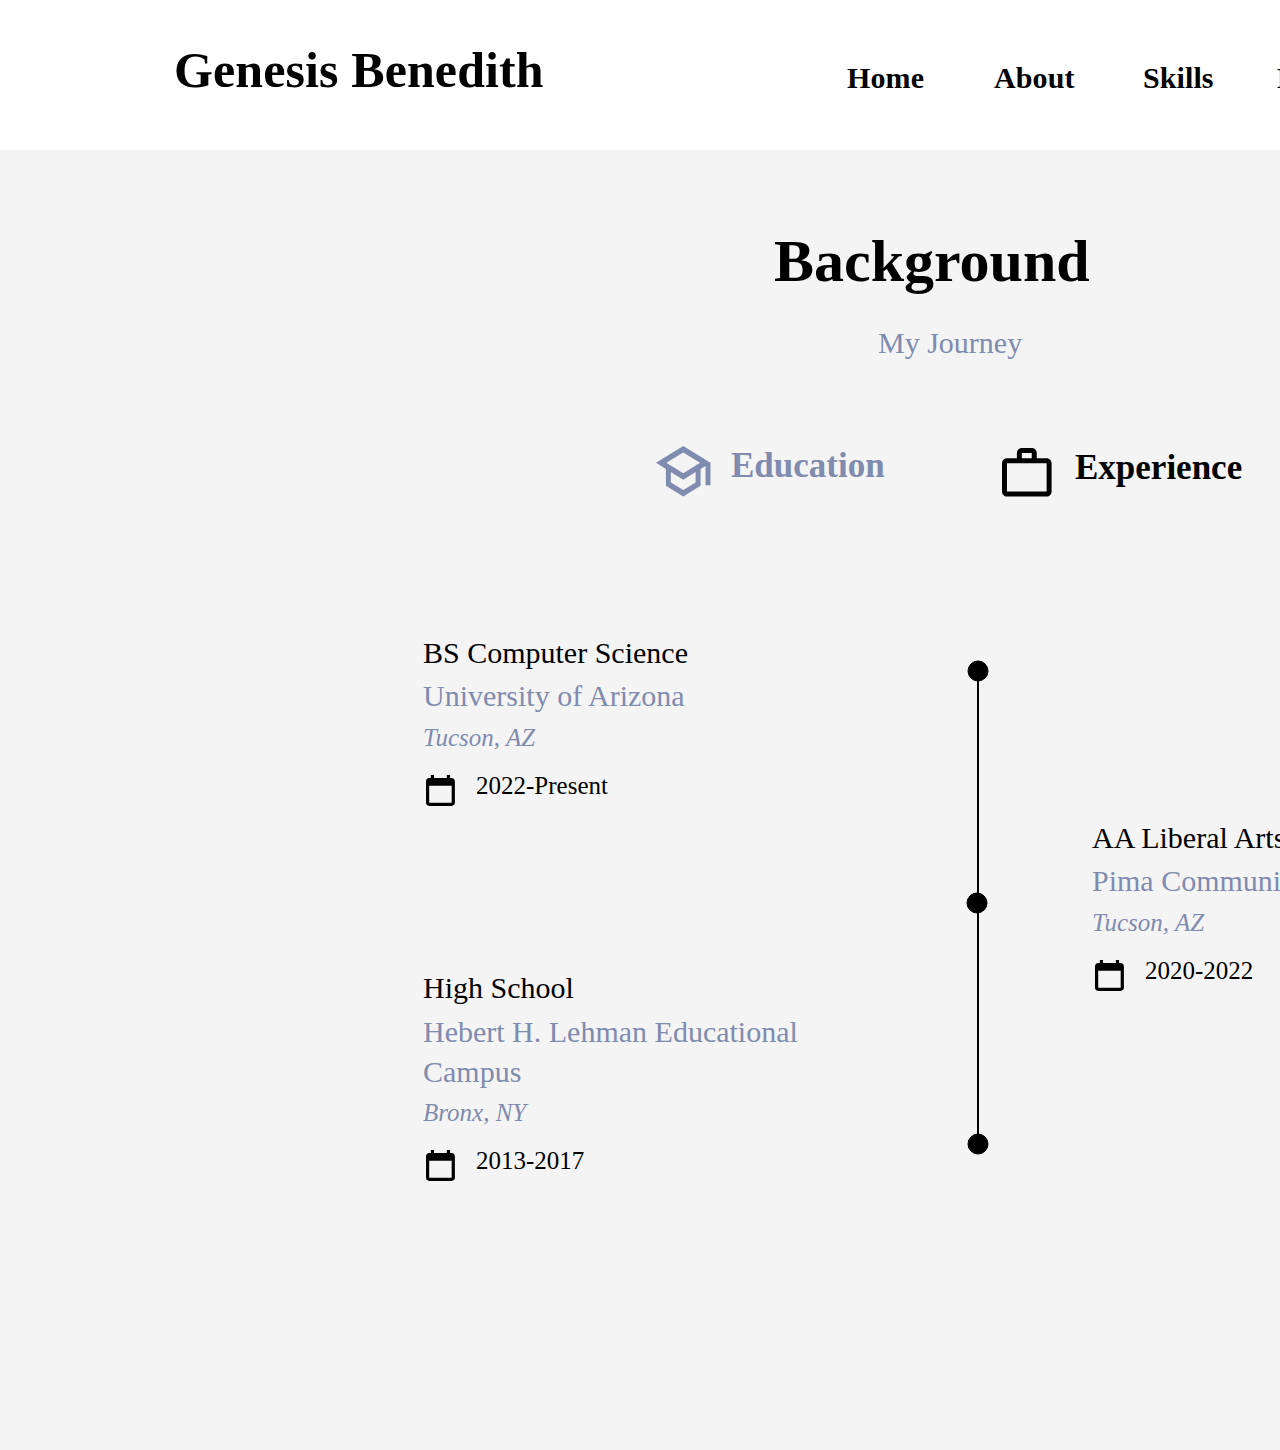
<file: background/background___education.html>
<!DOCTYPE html>
<html>
<head>
<meta charset="utf-8"/>
<meta http-equiv="X-UA-Compatible" content="IE=edge"/>
<meta name="viewport" content="width=device-width, initial-scale=1.0">
<title>Genesis Benedith | Background</title>
<style id="applicationStylesheet" type="text/css">
	.mediaViewInfo {
		--web-view-name: background - education;
		--web-view-id: background_-_education;
		--web-scale-on-resize: true;
		--web-enable-deep-linking: true;
	}
	:root {
		--web-view-ids: background_-_education;
	}
	* {
		margin: 0;
		padding: 0;
		box-sizing: border-box;
		border: none;
	}
	#background_-_education {
		position: absolute;
		width: 1920px;
		height: 1450px;
		background-color: rgba(244,244,244,1);
		overflow: hidden;
		--web-view-name: background - education;
		--web-view-id: background_-_education;
		--web-scale-on-resize: true;
		--web-enable-deep-linking: true;
	}
	@keyframes  {
	
	
	}
	@keyframes  {
	
	
	}
	@keyframes  {
	
	
	}
	@keyframes  {
	
	
	}
	@keyframes  {
	
	
	}
	@keyframes  {
	
	
	}
	#back_pics {
		position: absolute;
		width: 1577.741px;
		height: 505.003px;
		left: 172.135px;
		top: 1182.131px;
		display: none;
		overflow: visible;
	}
	#bloomberg {
		position: absolute;
		width: 544.562px;
		height: 440.053px;
		left: 0px;
		top: 32.16px;
		overflow: visible;
	}
	#dc_lincoln {
		position: absolute;
		width: 395.88px;
		height: 379.813px;
		left: 400.406px;
		top: 76.985px;
		overflow: visible;
	}
	#trevi_rome {
		position: absolute;
		width: 544.562px;
		height: 440.053px;
		left: 712.488px;
		top: 16.746px;
		overflow: visible;
	}
	#build_day {
		position: absolute;
		width: 426.176px;
		height: 504.373px;
		left: 1149.596px;
		top: 0px;
		overflow: visible;
	}
	#Background {
		left: 774px;
		top: 231px;
		position: absolute;
		overflow: visible;
		width: 407px;
		height: 84px;
		line-height: 108px;
		margin-top: -24px;
		text-align: left;
		font-family: Poppins;
		font-style: normal;
		font-weight: bold;
		font-size: 60px;
		color: rgba(0,0,0,1);
	}
	#My_Journey {
		left: 878px;
		top: 328px;
		position: absolute;
		overflow: visible;
		width: 200px;
		height: 43px;
		line-height: 108px;
		margin-top: -39px;
		text-align: left;
		font-family: Poppins;
		font-style: normal;
		font-weight: normal;
		font-size: 30px;
		color: rgba(127,139,175,1);
	}
	#Group_7 {
		position: absolute;
		width: 293px;
		height: 56px;
		left: 656px;
		top: 443px;
		overflow: visible;
	}
	#Education {
		left: 75px;
		top: 5px;
		position: absolute;
		overflow: visible;
		width: 219px;
		height: 49px;
		line-height: 108px;
		margin-top: -36.5px;
		text-align: left;
		font-family: Poppins;
		font-style: normal;
		font-weight: bold;
		font-size: 35px;
		color: rgba(127,139,175,1);
	}
	#MDI__school-outline {
		position: absolute;
		width: 56px;
		height: 56px;
		left: 0px;
		top: 0px;
		overflow: visible;
	}
	#Boundary {
		opacity: 0;
		fill: rgba(127,139,175,1);
		stroke: rgba(0,0,0,0);
		stroke-width: 1px;
		stroke-linejoin: miter;
		stroke-linecap: butt;
		stroke-miterlimit: 4;
		shape-rendering: auto;
	}
	.Boundary {
		position: absolute;
		overflow: visible;
		width: 56px;
		height: 56px;
		left: 0px;
		top: 0px;
	}
	#Path__school-outline {
		fill: rgba(127,139,175,1);
	}
	.Path__school-outline {
		overflow: visible;
		position: absolute;
		width: 54.474px;
		height: 50.473px;
		left: 0px;
		top: 2.763px;
		transform: matrix(1,0,0,1,0,0);
	}
	#Group_8 {
		position: absolute;
		width: 298px;
		height: 54px;
		left: 1000px;
		top: 445px;
		overflow: visible;
		--web-animation: fadein undefineds undefined;
		--web-action-type: page;
		--web-action-target: background___experience.html;
		cursor: pointer;
	}
	#Experience {
		left: 75px;
		top: 5px;
		position: absolute;
		overflow: visible;
		width: 224px;
		height: 49px;
		line-height: 108px;
		margin-top: -36.5px;
		text-align: left;
		font-family: Poppins;
		font-style: normal;
		font-weight: bold;
		font-size: 35px;
		color: rgba(0,0,0,1);
	}
	#MDI__briefcase-outline {
		position: absolute;
		width: 54px;
		height: 54px;
		left: 0px;
		top: 0px;
		overflow: visible;
	}
	#Boundary_ {
		opacity: 0;
		fill: rgba(0,0,0,1);
		stroke: rgba(0,0,0,0);
		stroke-width: 1px;
		stroke-linejoin: miter;
		stroke-linecap: butt;
		stroke-miterlimit: 4;
		shape-rendering: auto;
	}
	.Boundary_ {
		position: absolute;
		overflow: visible;
		width: 54px;
		height: 54px;
		left: 0px;
		top: 0px;
	}
	#Path__briefcase-outline {
		fill: rgba(0,0,0,1);
	}
	.Path__briefcase-outline {
		overflow: visible;
		position: absolute;
		width: 49.605px;
		height: 48.606px;
		left: 2px;
		top: 3px;
		transform: matrix(1,0,0,1,0,0);
	}
	#education {
		position: absolute;
		width: 1072px;
		height: 545px;
		left: 423px;
		top: 638px;
		overflow: visible;
	}
	#BS_Computer_Science {
		left: 0px;
		top: 0px;
		position: absolute;
		overflow: visible;
		width: 362px;
		height: 43px;
		line-height: 108px;
		margin-top: -39px;
		text-align: left;
		font-family: Poppins;
		font-style: normal;
		font-weight: normal;
		font-size: 30px;
		color: rgba(0,0,0,1);
	}
	#AA_Liberal_Arts {
		left: 669px;
		top: 185px;
		position: absolute;
		overflow: visible;
		width: 362px;
		height: 43px;
		line-height: 108px;
		margin-top: -39px;
		text-align: left;
		font-family: Poppins;
		font-style: normal;
		font-weight: normal;
		font-size: 30px;
		color: rgba(0,0,0,1);
	}
	#High_School {
		left: 0px;
		top: 335px;
		position: absolute;
		overflow: visible;
		width: 362px;
		height: 43px;
		line-height: 108px;
		margin-top: -39px;
		text-align: left;
		font-family: Poppins;
		font-style: normal;
		font-weight: normal;
		font-size: 30px;
		color: rgba(0,0,0,1);
	}
	#University_of_Arizona {
		left: 0px;
		top: 43px;
		position: absolute;
		overflow: visible;
		width: 362px;
		height: 43px;
		line-height: 108px;
		margin-top: -39px;
		text-align: left;
		font-family: Poppins;
		font-style: normal;
		font-weight: normal;
		font-size: 30px;
		color: rgba(127,139,175,1);
	}
	#Tucson_AZ {
		left: 0px;
		top: 87px;
		position: absolute;
		overflow: visible;
		width: 362px;
		height: 35px;
		line-height: 108px;
		margin-top: -41.5px;
		text-align: left;
		font-family: Poppins;
		font-style: italic;
		font-weight: normal;
		font-size: 25px;
		color: rgba(127,139,175,1);
	}
	#n_022-Present {
		left: 53px;
		top: 135px;
		position: absolute;
		overflow: visible;
		width: 212px;
		height: 35px;
		line-height: 108px;
		margin-top: -41.5px;
		text-align: left;
		font-family: Poppins;
		font-style: normal;
		font-weight: normal;
		font-size: 25px;
		color: rgba(0,0,0,1);
	}
	#Line_1 {
		fill: transparent;
		stroke: rgba(0,0,0,1);
		stroke-width: 2px;
		stroke-linejoin: miter;
		stroke-linecap: butt;
		stroke-miterlimit: 4;
		shape-rendering: auto;
	}
	.Line_1 {
		overflow: visible;
		position: absolute;
		width: 2px;
		height: 473px;
		left: 554.5px;
		top: 32.5px;
		transform: matrix(1,0,0,1,0,0);
	}
	#Ellipse_1 {
		fill: rgba(0,0,0,1);
		stroke: rgba(0,0,0,1);
		stroke-width: 1px;
		stroke-linejoin: miter;
		stroke-linecap: butt;
		stroke-miterlimit: 4;
		shape-rendering: auto;
	}
	.Ellipse_1 {
		position: absolute;
		overflow: visible;
		width: 20px;
		height: 20px;
		left: 545px;
		top: 23px;
	}
	#Ellipse_2 {
		fill: rgba(0,0,0,1);
		stroke: rgba(0,0,0,1);
		stroke-width: 1px;
		stroke-linejoin: miter;
		stroke-linecap: butt;
		stroke-miterlimit: 4;
		shape-rendering: auto;
	}
	.Ellipse_2 {
		position: absolute;
		overflow: visible;
		width: 20px;
		height: 20px;
		left: 544px;
		top: 255px;
	}
	#Ellipse_4 {
		fill: rgba(0,0,0,1);
		stroke: rgba(0,0,0,1);
		stroke-width: 1px;
		stroke-linejoin: miter;
		stroke-linecap: butt;
		stroke-miterlimit: 4;
		shape-rendering: auto;
	}
	.Ellipse_4 {
		position: absolute;
		overflow: visible;
		width: 20px;
		height: 20px;
		left: 545px;
		top: 496px;
	}
	#MDI__calendar-blank {
		position: absolute;
		width: 34.893px;
		height: 34.893px;
		left: 0px;
		top: 135.054px;
		overflow: visible;
	}
	#Boundary_bh {
		opacity: 0;
		fill: rgba(0,0,0,1);
		stroke: rgba(0,0,0,0);
		stroke-width: 1px;
		stroke-linejoin: miter;
		stroke-linecap: butt;
		stroke-miterlimit: 4;
		shape-rendering: auto;
	}
	.Boundary_bh {
		position: absolute;
		overflow: visible;
		width: 34.893px;
		height: 34.893px;
		left: 0px;
		top: 0px;
	}
	#Path__calendar-blank {
		fill: rgba(0,0,0,1);
	}
	.Path__calendar-blank {
		overflow: visible;
		position: absolute;
		width: 28.893px;
		height: 30.893px;
		left: 3px;
		top: 2px;
		transform: matrix(1,0,0,1,0,0);
	}
	#Group_13 {
		position: absolute;
		width: 403px;
		height: 127px;
		left: 669px;
		top: 228px;
		overflow: visible;
	}
	#Pima_Community_College {
		left: 0px;
		top: 0px;
		position: absolute;
		overflow: visible;
		width: 404px;
		height: 43px;
		line-height: 108px;
		margin-top: -39px;
		text-align: left;
		font-family: Poppins;
		font-style: normal;
		font-weight: normal;
		font-size: 30px;
		color: rgba(127,139,175,1);
	}
	#Tucson_AZ_bl {
		left: 0px;
		top: 44px;
		position: absolute;
		overflow: visible;
		width: 362px;
		height: 35px;
		line-height: 108px;
		margin-top: -41.5px;
		text-align: left;
		font-family: Poppins;
		font-style: italic;
		font-weight: normal;
		font-size: 25px;
		color: rgba(127,139,175,1);
	}
	#n_020-2022 {
		left: 53px;
		top: 92px;
		position: absolute;
		overflow: visible;
		width: 212px;
		height: 35px;
		line-height: 108px;
		margin-top: -41.5px;
		text-align: left;
		font-family: Poppins;
		font-style: normal;
		font-weight: normal;
		font-size: 25px;
		color: rgba(0,0,0,1);
	}
	#MDI__calendar-blank_bn {
		position: absolute;
		width: 34.893px;
		height: 34.893px;
		left: 0px;
		top: 92.054px;
		overflow: visible;
	}
	#Boundary_bo {
		opacity: 0;
		fill: rgba(0,0,0,1);
		stroke: rgba(0,0,0,0);
		stroke-width: 1px;
		stroke-linejoin: miter;
		stroke-linecap: butt;
		stroke-miterlimit: 4;
		shape-rendering: auto;
	}
	.Boundary_bo {
		position: absolute;
		overflow: visible;
		width: 34.893px;
		height: 34.893px;
		left: 0px;
		top: 0px;
	}
	#Path__calendar-blank_bp {
		fill: rgba(0,0,0,1);
	}
	.Path__calendar-blank_bp {
		overflow: visible;
		position: absolute;
		width: 28.893px;
		height: 30.893px;
		left: 3px;
		top: 2px;
		transform: matrix(1,0,0,1,0,0);
	}
	#Group_14 {
		position: absolute;
		width: 403px;
		height: 166px;
		left: 0px;
		top: 379px;
		overflow: visible;
	}
	#Hebert_H_Lehman_Educational_Ca {
		left: 0px;
		top: 0px;
		position: absolute;
		overflow: visible;
		width: 404px;
		height: 83px;
		line-height: 40px;
		margin-top: -5px;
		text-align: left;
		font-family: Poppins;
		font-style: normal;
		font-weight: normal;
		font-size: 30px;
		color: rgba(127,139,175,1);
	}
	#Bronx_NY {
		left: 0px;
		top: 83px;
		position: absolute;
		overflow: visible;
		width: 362px;
		height: 35px;
		line-height: 108px;
		margin-top: -41.5px;
		text-align: left;
		font-family: Poppins;
		font-style: italic;
		font-weight: normal;
		font-size: 25px;
		color: rgba(127,139,175,1);
	}
	#n_013-2017 {
		left: 53px;
		top: 131px;
		position: absolute;
		overflow: visible;
		width: 212px;
		height: 35px;
		line-height: 108px;
		margin-top: -41.5px;
		text-align: left;
		font-family: Poppins;
		font-style: normal;
		font-weight: normal;
		font-size: 25px;
		color: rgba(0,0,0,1);
	}
	#MDI__calendar-blank_bu {
		position: absolute;
		width: 34.893px;
		height: 34.893px;
		left: 0px;
		top: 131.054px;
		overflow: visible;
	}
	#Boundary_bv {
		opacity: 0;
		fill: rgba(0,0,0,1);
		stroke: rgba(0,0,0,0);
		stroke-width: 1px;
		stroke-linejoin: miter;
		stroke-linecap: butt;
		stroke-miterlimit: 4;
		shape-rendering: auto;
	}
	.Boundary_bv {
		position: absolute;
		overflow: visible;
		width: 34.893px;
		height: 34.893px;
		left: 0px;
		top: 0px;
	}
	#Path__calendar-blank_bw {
		fill: rgba(0,0,0,1);
	}
	.Path__calendar-blank_bw {
		overflow: visible;
		position: absolute;
		width: 28.893px;
		height: 30.893px;
		left: 3px;
		top: 2px;
		transform: matrix(1,0,0,1,0,0);
	}
	#header {
		position: absolute;
		width: 1920px;
		height: 150px;
		left: 0px;
		top: 0px;
		overflow: visible;
	}
	#Rectangle_2 {
		fill: rgba(255,255,255,1);
	}
	.Rectangle_2 {
		position: absolute;
		overflow: visible;
		width: 1920px;
		height: 150px;
		left: 0px;
		top: 0px;
	}
	#Genesis_Benedith {
		left: 174px;
		top: 41px;
		position: absolute;
		overflow: visible;
		width: 449px;
		white-space: nowrap;
		text-align: left;
		font-family: Poppins;
		font-style: normal;
		font-weight: bold;
		font-size: 50px;
		color: rgba(0,0,0,1);
		letter-spacing: 0.1px;
	}
	#Home {
		left: 847px;
		top: 61px;
		position: absolute;
		overflow: visible;
		width: 93px;
		white-space: nowrap;
		--web-animation: fadein undefineds undefined;
		--web-action-type: page;
		--web-action-target: index.html;
		cursor: pointer;
		text-align: left;
		font-family: Poppins;
		font-style: normal;
		font-weight: bold;
		font-size: 30px;
		color: rgba(0,0,0,1);
		letter-spacing: 0.1px;
	}
	#Portfolio {
		left: 1488px;
		top: 61px;
		position: absolute;
		overflow: visible;
		width: 130px;
		white-space: nowrap;
		--web-animation: fadein undefineds undefined;
		--web-action-type: page;
		--web-action-target: portfolio.html;
		cursor: pointer;
		text-align: left;
		font-family: Poppins;
		font-style: normal;
		font-weight: bold;
		font-size: 30px;
		color: rgba(0,0,0,1);
		letter-spacing: 0.1px;
	}
	#Contact {
		left: 1672px;
		top: 61px;
		position: absolute;
		overflow: visible;
		width: 126px;
		white-space: nowrap;
		text-align: left;
		font-family: Poppins;
		font-style: normal;
		font-weight: bold;
		font-size: 30px;
		color: rgba(0,0,0,1);
		letter-spacing: 0.1px;
	}
	#Skills {
		left: 1143px;
		top: 61px;
		position: absolute;
		overflow: visible;
		width: 80px;
		white-space: nowrap;
		--web-animation: fadein undefineds undefined;
		--web-action-type: page;
		--web-action-target: skills.html;
		cursor: pointer;
		text-align: left;
		font-family: Poppins;
		font-style: normal;
		font-weight: bold;
		font-size: 30px;
		color: rgba(0,0,0,1);
		letter-spacing: 0.1px;
	}
	#Experience_b {
		left: 1277px;
		top: 61px;
		position: absolute;
		overflow: visible;
		width: 170px;
		white-space: nowrap;
		--web-animation: fadein undefineds undefined;
		--web-action-type: page;
		--web-action-target: background___experience.html;
		cursor: pointer;
		text-align: left;
		font-family: Poppins;
		font-style: normal;
		font-weight: bold;
		font-size: 30px;
		color: rgba(0,0,0,1);
		letter-spacing: 0.1px;
	}
	#About {
		left: 994px;
		top: 61px;
		position: absolute;
		overflow: visible;
		width: 95px;
		white-space: nowrap;
		--web-animation: fadein undefineds undefined;
		--web-action-type: page;
		--web-action-target: about.html;
		cursor: pointer;
		text-align: left;
		font-family: Poppins;
		font-style: normal;
		font-weight: bold;
		font-size: 30px;
		color: rgba(0,0,0,1);
		letter-spacing: 0.1px;
	}
</style>
<script id="applicationScript">
///////////////////////////////////////
// INITIALIZATION
///////////////////////////////////////

/**
 * Functionality for scaling, showing by media query, and navigation between multiple pages on a single page. 
 * Code subject to change.
 **/

if (window.console==null) { window["console"] = { log : function() {} } }; // some browsers do not set console

var Application = function() {
	// event constants
	this.prefix = "--web-";
	this.NAVIGATION_CHANGE = "viewChange";
	this.VIEW_NOT_FOUND = "viewNotFound";
	this.VIEW_CHANGE = "viewChange";
	this.VIEW_CHANGING = "viewChanging";
	this.STATE_NOT_FOUND = "stateNotFound";
	this.APPLICATION_COMPLETE = "applicationComplete";
	this.APPLICATION_RESIZE = "applicationResize";
	this.SIZE_STATE_NAME = "data-is-view-scaled";
	this.STATE_NAME = this.prefix + "state";

	this.lastTrigger = null;
	this.lastView = null;
	this.lastState = null;
	this.lastOverlay = null;
	this.currentView = null;
	this.currentState = null;
	this.currentOverlay = null;
	this.currentQuery = {index: 0, rule: null, mediaText: null, id: null};
	this.inclusionQuery = "(min-width: 0px)";
	this.exclusionQuery = "none and (min-width: 99999px)";
	this.LastModifiedDateLabelName = "LastModifiedDateLabel";
	this.viewScaleSliderId = "ViewScaleSliderInput";
	this.pageRefreshedName = "showPageRefreshedNotification";
	this.application = null;
	this.applicationStylesheet = null;
	this.showByMediaQuery = null;
	this.mediaQueryDictionary = {};
	this.viewsDictionary = {};
	this.addedViews = [];
	this.viewStates = [];
	this.views = [];
	this.viewIds = [];
	this.viewQueries = {};
	this.overlays = {};
	this.overlayIds = [];
	this.numberOfViews = 0;
	this.verticalPadding = 0;
	this.horizontalPadding = 0;
	this.stateName = null;
	this.viewScale = 1;
	this.viewLeft = 0;
	this.viewTop = 0;
	this.horizontalScrollbarsNeeded = false;
	this.verticalScrollbarsNeeded = false;

	// view settings
	this.showUpdateNotification = false;
	this.showNavigationControls = false;
	this.scaleViewsToFit = false;
	this.scaleToFitOnDoubleClick = false;
	this.actualSizeOnDoubleClick = false;
	this.scaleViewsOnResize = false;
	this.navigationOnKeypress = false;
	this.showViewName = false;
	this.enableDeepLinking = true;
	this.refreshPageForChanges = false;
	this.showRefreshNotifications = true;

	// view controls
	this.scaleViewSlider = null;
	this.lastModifiedLabel = null;
	this.supportsPopState = false; // window.history.pushState!=null;
	this.initialized = false;

	// refresh properties
	this.refreshDuration = 250;
	this.lastModifiedDate = null;
	this.refreshRequest = null;
	this.refreshInterval = null;
	this.refreshContent = null;
	this.refreshContentSize = null;
	this.refreshCheckContent = false;
	this.refreshCheckContentSize = false;

	var self = this;

	self.initialize = function(event) {
		var view = self.getVisibleView();
		var views = self.getVisibleViews();
		if (view==null) view = self.getInitialView();
		self.collectViews();
		self.collectOverlays();
		self.collectMediaQueries();

		for (let index = 0; index < views.length; index++) {
			var view = views[index];
			self.setViewOptions(view);
			self.setViewVariables(view);
			self.centerView(view);
		}

		// sometimes the body size is 0 so we call this now and again later
		if (self.initialized) {
			window.addEventListener(self.NAVIGATION_CHANGE, self.viewChangeHandler);
			window.addEventListener("keyup", self.keypressHandler);
			window.addEventListener("keypress", self.keypressHandler);
			window.addEventListener("resize", self.resizeHandler);
			window.document.addEventListener("dblclick", self.doubleClickHandler);

			if (self.supportsPopState) {
				window.addEventListener('popstate', self.popStateHandler);
			}
			else {
				window.addEventListener('hashchange', self.hashChangeHandler);
			}

			// we are ready to go
			window.dispatchEvent(new Event(self.APPLICATION_COMPLETE));
		}

		if (self.initialized==false) {
			if (self.enableDeepLinking) {
				self.syncronizeViewToURL();
			} 
	
			if (self.refreshPageForChanges) {
				self.setupRefreshForChanges();
			}
	
			self.initialized = true;
		}
		
		if (self.scaleViewsToFit) {
			self.viewScale = self.scaleViewToFit(view);
			
			if (self.viewScale<0) {
				setTimeout(self.scaleViewToFit, 500, view);
			}
		}
		else if (view) {
			self.viewScale = self.getViewScaleValue(view);
			self.centerView(view);
			self.updateSliderValue(self.viewScale);
		}
		else {
			// no view found
		}
	
		if (self.showUpdateNotification) {
			self.showNotification();
		}

		//"addEventListener" in window ? null : window.addEventListener = window.attachEvent;
		//"addEventListener" in document ? null : document.addEventListener = document.attachEvent;
	}


	///////////////////////////////////////
	// AUTO REFRESH 
	///////////////////////////////////////

	self.setupRefreshForChanges = function() {
		self.refreshRequest = new XMLHttpRequest();

		if (!self.refreshRequest) {
			return false;
		}

		// get document start values immediately
		self.requestRefreshUpdate();
	}

	/**
	 * Attempt to check the last modified date by the headers 
	 * or the last modified property from the byte array (experimental)
	 **/
	self.requestRefreshUpdate = function() {
		var url = document.location.href;
		var protocol = window.location.protocol;
		var method;
		
		try {

			if (self.refreshCheckContentSize) {
				self.refreshRequest.open('HEAD', url, true);
			}
			else if (self.refreshCheckContent) {
				self.refreshContent = document.documentElement.outerHTML;
				self.refreshRequest.open('GET', url, true);
				self.refreshRequest.responseType = "text";
			}
			else {

				// get page last modified date for the first call to compare to later
				if (self.lastModifiedDate==null) {

					// File system does not send headers in FF so get blob if possible
					if (protocol=="file:") {
						self.refreshRequest.open("GET", url, true);
						self.refreshRequest.responseType = "blob";
					}
					else {
						self.refreshRequest.open("HEAD", url, true);
						self.refreshRequest.responseType = "blob";
					}

					self.refreshRequest.onload = self.refreshOnLoadOnceHandler;

					// In some browsers (Chrome & Safari) this error occurs at send: 
					// 
					// Chrome - Access to XMLHttpRequest at 'file:///index.html' from origin 'null' 
					// has been blocked by CORS policy: 
					// Cross origin requests are only supported for protocol schemes: 
					// http, data, chrome, chrome-extension, https.
					// 
					// Safari - XMLHttpRequest cannot load file:///Users/user/Public/index.html. Cross origin requests are only supported for HTTP.
					// 
					// Solution is to run a local server, set local permissions or test in another browser
					self.refreshRequest.send(null);

					// In MS browsers the following behavior occurs possibly due to an AJAX call to check last modified date: 
					// 
					// DOM7011: The code on this page disabled back and forward caching.

					// In Brave (Chrome) error when on the server
					// index.js:221 HEAD https://www.example.com/ net::ERR_INSUFFICIENT_RESOURCES
					// self.refreshRequest.send(null);

				}
				else {
					self.refreshRequest = new XMLHttpRequest();
					self.refreshRequest.onreadystatechange = self.refreshHandler;
					self.refreshRequest.ontimeout = function() {
						self.log("Couldn't find page to check for updates");
					}
					
					var method;
					if (protocol=="file:") {
						method = "GET";
					}
					else {
						method = "HEAD";
					}

					//refreshRequest.open('HEAD', url, true);
					self.refreshRequest.open(method, url, true);
					self.refreshRequest.responseType = "blob";
					self.refreshRequest.send(null);
				}
			}
		}
		catch (error) {
			self.log("Refresh failed for the following reason:")
			self.log(error);
		}
	}

	self.refreshHandler = function() {
		var contentSize;

		try {

			if (self.refreshRequest.readyState === XMLHttpRequest.DONE) {
				
				if (self.refreshRequest.status === 2 || 
					self.refreshRequest.status === 200) {
					var pageChanged = false;

					self.updateLastModifiedLabel();

					if (self.refreshCheckContentSize) {
						var lastModifiedHeader = self.refreshRequest.getResponseHeader("Last-Modified");
						contentSize = self.refreshRequest.getResponseHeader("Content-Length");
						//lastModifiedDate = refreshRequest.getResponseHeader("Last-Modified");
						var headers = self.refreshRequest.getAllResponseHeaders();
						var hasContentHeader = headers.indexOf("Content-Length")!=-1;
						
						if (hasContentHeader) {
							contentSize = self.refreshRequest.getResponseHeader("Content-Length");

							// size has not been set yet
							if (self.refreshContentSize==null) {
								self.refreshContentSize = contentSize;
								// exit and let interval call this method again
								return;
							}

							if (contentSize!=self.refreshContentSize) {
								pageChanged = true;
							}
						}
					}
					else if (self.refreshCheckContent) {

						if (self.refreshRequest.responseText!=self.refreshContent) {
							pageChanged = true;
						}
					}
					else {
						lastModifiedHeader = self.getLastModified(self.refreshRequest);

						if (self.lastModifiedDate!=lastModifiedHeader) {
							self.log("lastModifiedDate:" + self.lastModifiedDate + ",lastModifiedHeader:" +lastModifiedHeader);
							pageChanged = true;
						}

					}

					
					if (pageChanged) {
						clearInterval(self.refreshInterval);
						self.refreshUpdatedPage();
						return;
					}

				}
				else {
					self.log('There was a problem with the request.');
				}

			}
		}
		catch( error ) {
			//console.log('Caught Exception: ' + error);
		}
	}

	self.refreshOnLoadOnceHandler = function(event) {

		// get the last modified date
		if (self.refreshRequest.response) {
			self.lastModifiedDate = self.getLastModified(self.refreshRequest);

			if (self.lastModifiedDate!=null) {

				if (self.refreshInterval==null) {
					self.refreshInterval = setInterval(self.requestRefreshUpdate, self.refreshDuration);
				}
			}
			else {
				self.log("Could not get last modified date from the server");
			}
		}
	}

	self.refreshUpdatedPage = function() {
		if (self.showRefreshNotifications) {
			var date = new Date().setTime((new Date().getTime()+10000));
			document.cookie = encodeURIComponent(self.pageRefreshedName) + "=true" + "; max-age=6000;" + " path=/";
		}

		document.location.reload(true);
	}

	self.showNotification = function(duration) {
		var notificationID = self.pageRefreshedName+"ID";
		var notification = document.getElementById(notificationID);
		if (duration==null) duration = 4000;

		if (notification!=null) {return;}

		notification = document.createElement("div");
		notification.id = notificationID;
		notification.textContent = "PAGE UPDATED";
		var styleRule = ""
		styleRule = "position: fixed; padding: 7px 16px 6px 16px; font-family: Arial, sans-serif; font-size: 10px; font-weight: bold; left: 50%;";
		styleRule += "top: 20px; background-color: rgba(0,0,0,.5); border-radius: 12px; color:rgb(235, 235, 235); transition: all 2s linear;";
		styleRule += "transform: translateX(-50%); letter-spacing: .5px; filter: drop-shadow(2px 2px 6px rgba(0, 0, 0, .1)); cursor: pointer";
		notification.setAttribute("style", styleRule);

		notification.className = "PageRefreshedClass";
		notification.addEventListener("click", function() {
			notification.parentNode.removeChild(notification);
		});
		
		document.body.appendChild(notification);

		setTimeout(function() {
			notification.style.opacity = "0";
			notification.style.filter = "drop-shadow( 0px 0px 0px rgba(0,0,0, .5))";
			setTimeout(function() {
				try {
					notification.parentNode.removeChild(notification);
				} catch(error) {}
			}, duration)
		}, duration);

		document.cookie = encodeURIComponent(self.pageRefreshedName) + "=; max-age=1; path=/";
	}

	/**
	 * Get the last modified date from the header 
	 * or file object after request has been received
	 **/
	self.getLastModified = function(request) {
		var date;

		// file protocol - FILE object with last modified property
		if (request.response && request.response.lastModified) {
			date = request.response.lastModified;
		}
		
		// http protocol - check headers
		if (date==null) {
			date = request.getResponseHeader("Last-Modified");
		}

		return date;
	}

	self.updateLastModifiedLabel = function() {
		var labelValue = "";
		
		if (self.lastModifiedLabel==null) {
			self.lastModifiedLabel = document.getElementById("LastModifiedLabel");
		}

		if (self.lastModifiedLabel) {
			var seconds = parseInt(((new Date().getTime() - Date.parse(document.lastModified)) / 1000 / 60) * 100 + "");
			var minutes = 0;
			var hours = 0;

			if (seconds < 60) {
				seconds = Math.floor(seconds/10)*10;
				labelValue = seconds + " seconds";
			}
			else {
				minutes = parseInt((seconds/60) + "");

				if (minutes>60) {
					hours = parseInt((seconds/60/60) +"");
					labelValue += hours==1 ? " hour" : " hours";
				}
				else {
					labelValue = minutes+"";
					labelValue += minutes==1 ? " minute" : " minutes";
				}
			}
			
			if (seconds<10) {
				labelValue = "Updated now";
			}
			else {
				labelValue = "Updated " + labelValue + " ago";
			}

			if (self.lastModifiedLabel.firstElementChild) {
				self.lastModifiedLabel.firstElementChild.textContent = labelValue;

			}
			else if ("textContent" in self.lastModifiedLabel) {
				self.lastModifiedLabel.textContent = labelValue;
			}
		}
	}

	self.getShortString = function(string, length) {
		if (length==null) length = 30;
		string = string!=null ? string.substr(0, length).replace(/\n/g, "") : "[String is null]";
		return string;
	}

	self.getShortNumber = function(value, places) {
		if (places==null || places<1) places = 4;
		value = Math.round(value * Math.pow(10,places)) / Math.pow(10, places);
		return value;
	}

	///////////////////////////////////////
	// NAVIGATION CONTROLS
	///////////////////////////////////////

	self.updateViewLabel = function() {
		var viewNavigationLabel = document.getElementById("ViewNavigationLabel");
		var view = self.getVisibleView();
		var viewIndex = view ? self.getViewIndex(view) : -1;
		var viewName = view ? self.getViewPreferenceValue(view, self.prefix + "view-name") : null;
		var viewId = view ? view.id : null;

		if (viewNavigationLabel && view) {
			if (viewName && viewName.indexOf('"')!=-1) {
				viewName = viewName.replace(/"/g, "");
			}

			if (self.showViewName) {
				viewNavigationLabel.textContent = viewName;
				self.setTooltip(viewNavigationLabel, viewIndex + 1 + " of " + self.numberOfViews);
			}
			else {
				viewNavigationLabel.textContent = viewIndex + 1 + " of " + self.numberOfViews;
				self.setTooltip(viewNavigationLabel, viewName);
			}

		}
	}

	self.updateURL = function(view) {
		view = view == null ? self.getVisibleView() : view;
		var viewId = view ? view.id : null
		var viewFragment = view ? "#"+ viewId : null;

		if (viewId && self.viewIds.length>1 && self.enableDeepLinking) {

			if (self.supportsPopState==false) {
				self.setFragment(viewId);
			}
			else {
				if (viewFragment!=window.location.hash) {

					if (window.location.hash==null) {
						window.history.replaceState({name:viewId}, null, viewFragment);
					}
					else {
						window.history.pushState({name:viewId}, null, viewFragment);
					}
				}
			}
		}
	}

	self.updateURLState = function(view, stateName) {
		stateName = view && (stateName=="" || stateName==null) ? self.getStateNameByViewId(view.id) : stateName;

		if (self.supportsPopState==false) {
			self.setFragment(stateName);
		}
		else {
			if (stateName!=window.location.hash) {

				if (window.location.hash==null) {
					window.history.replaceState({name:view.viewId}, null, stateName);
				}
				else {
					window.history.pushState({name:view.viewId}, null, stateName);
				}
			}
		}
	}

	self.setFragment = function(value) {
		window.location.hash = "#" + value;
	}

	self.setTooltip = function(element, value) {
		// setting the tooltip in edge causes a page crash on hover
		if (/Edge/.test(navigator.userAgent)) { return; }

		if ("title" in element) {
			element.title = value;
		}
	}

	self.getStylesheetRules = function(styleSheet) {
		try {
			if (styleSheet) return styleSheet.cssRules || styleSheet.rules;
	
			return document.styleSheets[0]["cssRules"] || document.styleSheets[0]["rules"];
		}
		catch (error) {
			// ERRORS:
			// SecurityError: The operation is insecure.
			// Errors happen when script loads before stylesheet or loading an external css locally

			// InvalidAccessError: A parameter or an operation is not supported by the underlying object
			// Place script after stylesheet

			console.log(error);
			if (error.toString().indexOf("The operation is insecure")!=-1) {
				console.log("Load the stylesheet before the script or load the stylesheet inline until it can be loaded on a server")
			}
			return [];
		}
	}

	/**
	 * If single page application hide all of the views. 
	 * @param {Number} selectedIndex if provided shows the view at index provided
	 **/
	self.hideViews = function(selectedIndex, animation) {
		var rules = self.getStylesheetRules();
		var queryIndex = 0;
		var numberOfRules = rules!=null ? rules.length : 0;

		// loop through rules and hide media queries except selected
		for (var i=0;i<numberOfRules;i++) {
			var rule = rules[i];
			var cssText = rule && rule.cssText;

			if (rule.media!=null && cssText.match("--web-view-name:")) {

				if (queryIndex==selectedIndex) {
					self.currentQuery.mediaText = rule.conditionText;
					self.currentQuery.index = selectedIndex;
					self.currentQuery.rule = rule;
					self.enableMediaQuery(rule);
				}
				else {
					if (animation) {
						self.fadeOut(rule)
					}
					else {
						self.disableMediaQuery(rule);
					}
				}
				
				queryIndex++;
			}
		}

		self.numberOfViews = queryIndex;
		self.updateViewLabel();
		self.updateURL();

		self.dispatchViewChange();

		var view = self.getVisibleView();
		var viewIndex = view ? self.getViewIndex(view) : -1;

		return viewIndex==selectedIndex ? view : null;
	}

	/**
	 * If single page application hide all of the views. 
	 * @param {HTMLElement} selectedView if provided shows the view passed in
	 **/
	 self.hideAllViews = function(selectedView, animation) {
		var views = self.views;
		var queryIndex = 0;
		var numberOfViews = views!=null ? views.length : 0;

		// loop through rules and hide media queries except selected
		for (var i=0;i<numberOfViews;i++) {
			var viewData = views[i];
			var view = viewData && viewData.view;
			var mediaRule = viewData && viewData.mediaRule;
			
			if (view==selectedView) {
				self.currentQuery.mediaText = mediaRule.conditionText;
				self.currentQuery.index = queryIndex;
				self.currentQuery.rule = mediaRule;
				self.enableMediaQuery(mediaRule);
			}
			else {
				if (animation) {
					self.fadeOut(mediaRule)
				}
				else {
					self.disableMediaQuery(mediaRule);
				}
			}
			
			queryIndex++;
		}

		self.numberOfViews = queryIndex;
		self.updateViewLabel();
		self.updateURL();
		self.dispatchViewChange();

		var visibleView = self.getVisibleView();

		return visibleView==selectedView ? selectedView : null;
	}

	/**
	 * Hide view
	 * @param {Object} view element to hide
	 **/
	self.hideView = function(view) {
		var rule = view ? self.mediaQueryDictionary[view.id] : null;

		if (rule) {
			self.disableMediaQuery(rule);
		}
	}

	/**
	 * Hide overlay
	 * @param {Object} overlay element to hide
	 **/
	self.hideOverlay = function(overlay) {
		var rule = overlay ? self.mediaQueryDictionary[overlay.id] : null;

		if (rule) {
			self.disableMediaQuery(rule);

			//if (self.showByMediaQuery) {
				overlay.style.display = "none";
			//}
		}
	}

	/**
	 * Show the view by media query. Does not hide current views
	 * Sets view options by default
	 * @param {Object} view element to show
	 * @param {Boolean} setViewOptions sets view options if null or true
	 */
	self.showViewByMediaQuery = function(view, setViewOptions) {
		var id = view ? view.id : null;
		var query = id ? self.mediaQueryDictionary[id] : null;
		var isOverlay = view ? self.isOverlay(view) : false;
		setViewOptions = setViewOptions==null ? true : setViewOptions;

		if (query) {
			self.enableMediaQuery(query);

			if (isOverlay && view && setViewOptions) {
				self.setViewVariables(null, view);
			}
			else {
				if (view && setViewOptions) self.setViewOptions(view);
				if (view && setViewOptions) self.setViewVariables(view);
			}
		}
	}

	/**
	 * Show the view. Does not hide current views
	 */
	self.showView = function(view, setViewOptions) {
		var id = view ? view.id : null;
		var query = id ? self.mediaQueryDictionary[id] : null;
		var display = null;
		setViewOptions = setViewOptions==null ? true : setViewOptions;

		if (query) {
			self.enableMediaQuery(query);
			if (view==null) view =self.getVisibleView();
			if (view && setViewOptions) self.setViewOptions(view);
		}
		else if (id) {
			display = window.getComputedStyle(view).getPropertyValue("display");
			if (display=="" || display=="none") {
				view.style.display = "block";
			}
		}

		if (view) {
			if (self.currentView!=null) {
				self.lastView = self.currentView;
			}

			self.currentView = view;
		}
	}

	self.showViewById = function(id, setViewOptions) {
		var view = id ? self.getViewById(id) : null;

		if (view) {
			self.showView(view);
			return;
		}

		self.log("View not found '" + id + "'");
	}

	self.getElementView = function(element) {
		var view = element;
		var viewFound = false;

		while (viewFound==false || view==null) {
			if (view && self.viewsDictionary[view.id]) {
				return view;
			}
			view = view.parentNode;
		}
	}

	/**
	 * Show overlay over view
	 * @param {Event | HTMLElement} event event or html element with styles applied
	 * @param {String} id id of view or view reference
	 * @param {Number} x x location
	 * @param {Number} y y location
	 */
	self.showOverlay = function(event, id, x, y) {
		var overlay = id && typeof id === 'string' ? self.getViewById(id) : id ? id : null;
		var query = overlay ? self.mediaQueryDictionary[overlay.id] : null;
		var centerHorizontally = false;
		var centerVertically = false;
		var anchorLeft = false;
		var anchorTop = false;
		var anchorRight = false;
		var anchorBottom = false;
		var display = null;
		var reparent = true;
		var view = null;
		
		if (overlay==null || overlay==false) {
			self.log("Overlay not found, '"+ id + "'");
			return;
		}

		// get enter animation - event target must have css variables declared
		if (event) {
			var button = event.currentTarget || event; // can be event or htmlelement
			var buttonComputedStyles = getComputedStyle(button);
			var actionTargetValue = buttonComputedStyles.getPropertyValue(self.prefix+"action-target").trim();
			var animation = buttonComputedStyles.getPropertyValue(self.prefix+"animation").trim();
			var isAnimated = animation!="";
			var targetType = buttonComputedStyles.getPropertyValue(self.prefix+"action-type").trim();
			var actionTarget = self.application ? null : self.getElement(actionTargetValue);
			var actionTargetStyles = actionTarget ? actionTarget.style : null;

			if (actionTargetStyles) {
				actionTargetStyles.setProperty("animation", animation);
			}

			if ("stopImmediatePropagation" in event) {
				event.stopImmediatePropagation();
			}
		}
		
		if (self.application==false || targetType=="page") {
			document.location.href = "./" + actionTargetValue;
			return;
		}

		// remove any current overlays
		if (self.currentOverlay) {

			// act as switch if same button
			if (self.currentOverlay==actionTarget || self.currentOverlay==null) {
				if (self.lastTrigger==button) {
					self.removeOverlay(isAnimated);
					return;
				}
			}
			else {
				self.removeOverlay(isAnimated);
			}
		}

		if (reparent) {
			view = self.getElementView(button);
			if (view) {
				view.appendChild(overlay);
			}
		}

		if (query) {
			//self.setElementAnimation(overlay, null);
			//overlay.style.animation = animation;
			self.enableMediaQuery(query);
			
			var display = overlay && overlay.style.display;
			
			if (overlay && display=="" || display=="none") {
				overlay.style.display = "block";
				//self.setViewOptions(overlay);
			}

			// add animation defined in event target style declaration
			if (animation && self.supportAnimations) {
				self.fadeIn(overlay, false, animation);
			}
		}
		else if (id) {

			display = window.getComputedStyle(overlay).getPropertyValue("display");

			if (display=="" || display=="none") {
				overlay.style.display = "block";
			}

			// add animation defined in event target style declaration
			if (animation && self.supportAnimations) {
				self.fadeIn(overlay, false, animation);
			}
		}

		// do not set x or y position if centering
		var horizontal = self.prefix + "center-horizontally";
		var vertical = self.prefix + "center-vertically";
		var style = overlay.style;
		var transform = [];

		centerHorizontally = self.getIsStyleDefined(id, horizontal) ? self.getViewPreferenceBoolean(overlay, horizontal) : false;
		centerVertically = self.getIsStyleDefined(id, vertical) ? self.getViewPreferenceBoolean(overlay, vertical) : false;
		anchorLeft = self.getIsStyleDefined(id, "left");
		anchorRight = self.getIsStyleDefined(id, "right");
		anchorTop = self.getIsStyleDefined(id, "top");
		anchorBottom = self.getIsStyleDefined(id, "bottom");

		
		if (self.viewsDictionary[overlay.id] && self.viewsDictionary[overlay.id].styleDeclaration) {
			style = self.viewsDictionary[overlay.id].styleDeclaration.style;
		}
		
		if (centerHorizontally) {
			style.left = "50%";
			style.transformOrigin = "0 0";
			transform.push("translateX(-50%)");
		}
		else if (anchorRight && anchorLeft) {
			style.left = x + "px";
		}
		else if (anchorRight) {
			//style.right = x + "px";
		}
		else {
			style.left = x + "px";
		}
		
		if (centerVertically) {
			style.top = "50%";
			transform.push("translateY(-50%)");
			style.transformOrigin = "0 0";
		}
		else if (anchorTop && anchorBottom) {
			style.top = y + "px";
		}
		else if (anchorBottom) {
			//style.bottom = y + "px";
		}
		else {
			style.top = y + "px";
		}

		if (transform.length) {
			style.transform = transform.join(" ");
		}

		self.currentOverlay = overlay;
		self.lastTrigger = button;
	}

	self.goBack = function() {
		if (self.currentOverlay) {
			self.removeOverlay();
		}
		else if (self.lastView) {
			self.goToView(self.lastView.id);
		}
	}

	self.removeOverlay = function(animate) {
		var overlay = self.currentOverlay;
		animate = animate===false ? false : true;

		if (overlay) {
			var style = overlay.style;
			
			if (style.animation && self.supportAnimations && animate) {
				self.reverseAnimation(overlay, true);

				var duration = self.getAnimationDuration(style.animation, true);
		
				setTimeout(function() {
					self.setElementAnimation(overlay, null);
					self.hideOverlay(overlay);
					self.currentOverlay = null;
				}, duration);
			}
			else {
				self.setElementAnimation(overlay, null);
				self.hideOverlay(overlay);
				self.currentOverlay = null;
			}
		}
	}

	/**
	 * Reverse the animation and hide after
	 * @param {Object} target element with animation
	 * @param {Boolean} hide hide after animation ends
	 */
	self.reverseAnimation = function(target, hide) {
		var lastAnimation = null;
		var style = target.style;

		style.animationPlayState = "paused";
		lastAnimation = style.animation;
		style.animation = null;
		style.animationPlayState = "paused";

		if (hide) {
			//target.addEventListener("animationend", self.animationEndHideHandler);
	
			var duration = self.getAnimationDuration(lastAnimation, true);
			var isOverlay = self.isOverlay(target);
	
			setTimeout(function() {
				self.setElementAnimation(target, null);

				if (isOverlay) {
					self.hideOverlay(target);
				}
				else {
					self.hideView(target);
				}
			}, duration);
		}

		setTimeout(function() {
			style.animation = lastAnimation;
			style.animationPlayState = "paused";
			style.animationDirection = "reverse";
			style.animationPlayState = "running";
		}, 30);
	}

	self.animationEndHandler = function(event) {
		var target = event.currentTarget;
		self.dispatchEvent(new Event(event.type));
	}

	self.isOverlay = function(view) {
		var result = view ? self.getViewPreferenceBoolean(view, self.prefix + "is-overlay") : false;

		return result;
	}

	self.animationEndHideHandler = function(event) {
		var target = event.currentTarget;
		self.setViewVariables(null, target);
		self.hideView(target);
		target.removeEventListener("animationend", self.animationEndHideHandler);
	}

	self.animationEndShowHandler = function(event) {
		var target = event.currentTarget;
		target.removeEventListener("animationend", self.animationEndShowHandler);
	}

	self.setViewOptions = function(view) {

		if (view) {
			self.minimumScale = self.getViewPreferenceValue(view, self.prefix + "minimum-scale");
			self.maximumScale = self.getViewPreferenceValue(view, self.prefix + "maximum-scale");
			self.scaleViewsToFit = self.getViewPreferenceBoolean(view, self.prefix + "scale-to-fit");
			self.scaleToFitType = self.getViewPreferenceValue(view, self.prefix + "scale-to-fit-type");
			self.scaleToFitOnDoubleClick = self.getViewPreferenceBoolean(view, self.prefix + "scale-on-double-click");
			self.actualSizeOnDoubleClick = self.getViewPreferenceBoolean(view, self.prefix + "actual-size-on-double-click");
			self.scaleViewsOnResize = self.getViewPreferenceBoolean(view, self.prefix + "scale-on-resize");
			self.enableScaleUp = self.getViewPreferenceBoolean(view, self.prefix + "enable-scale-up");
			self.centerHorizontally = self.getViewPreferenceBoolean(view, self.prefix + "center-horizontally");
			self.centerVertically = self.getViewPreferenceBoolean(view, self.prefix + "center-vertically");
			self.navigationOnKeypress = self.getViewPreferenceBoolean(view, self.prefix + "navigate-on-keypress");
			self.showViewName = self.getViewPreferenceBoolean(view, self.prefix + "show-view-name");
			self.refreshPageForChanges = self.getViewPreferenceBoolean(view, self.prefix + "refresh-for-changes");
			self.refreshPageForChangesInterval = self.getViewPreferenceValue(view, self.prefix + "refresh-interval");
			self.showNavigationControls = self.getViewPreferenceBoolean(view, self.prefix + "show-navigation-controls");
			self.scaleViewSlider = self.getViewPreferenceBoolean(view, self.prefix + "show-scale-controls");
			self.enableDeepLinking = self.getViewPreferenceBoolean(view, self.prefix + "enable-deep-linking");
			self.singlePageApplication = self.getViewPreferenceBoolean(view, self.prefix + "application");
			self.showByMediaQuery = self.getViewPreferenceBoolean(view, self.prefix + "show-by-media-query");
			self.showUpdateNotification = document.cookie!="" ? document.cookie.indexOf(self.pageRefreshedName)!=-1 : false;
			self.imageComparisonDuration = self.getViewPreferenceValue(view, self.prefix + "image-comparison-duration");
			self.supportAnimations = self.getViewPreferenceBoolean(view, self.prefix + "enable-animations", true);

			if (self.scaleViewsToFit) {
				var newScaleValue = self.scaleViewToFit(view);
				
				if (newScaleValue<0) {
					setTimeout(self.scaleViewToFit, 500, view);
				}
			}
			else {
				self.viewScale = self.getViewScaleValue(view);
				self.viewToFitWidthScale = self.getViewFitToViewportWidthScale(view, self.enableScaleUp)
				self.viewToFitHeightScale = self.getViewFitToViewportScale(view, self.enableScaleUp);
				self.updateSliderValue(self.viewScale);
			}

			if (self.imageComparisonDuration!=null) {
				// todo
			}

			if (self.refreshPageForChangesInterval!=null) {
				self.refreshDuration = Number(self.refreshPageForChangesInterval);
			}
		}
	}

	self.previousView = function(event) {
		var rules = self.getStylesheetRules();
		var view = self.getVisibleView()
		var index = view ? self.getViewIndex(view) : -1;
		var prevQueryIndex = index!=-1 ? index-1 : self.currentQuery.index-1;
		var queryIndex = 0;
		var numberOfRules = rules!=null ? rules.length : 0;

		if (event) {
			event.stopImmediatePropagation();
		}

		if (prevQueryIndex<0) {
			return;
		}

		// loop through rules and hide media queries except selected
		for (var i=0;i<numberOfRules;i++) {
			var rule = rules[i];
			
			if (rule.media!=null) {

				if (queryIndex==prevQueryIndex) {
					self.currentQuery.mediaText = rule.conditionText;
					self.currentQuery.index = prevQueryIndex;
					self.currentQuery.rule = rule;
					self.enableMediaQuery(rule);
					self.updateViewLabel();
					self.updateURL();
					self.dispatchViewChange();
				}
				else {
					self.disableMediaQuery(rule);
				}

				queryIndex++;
			}
		}
	}

	self.nextView = function(event) {
		var rules = self.getStylesheetRules();
		var view = self.getVisibleView();
		var index = view ? self.getViewIndex(view) : -1;
		var nextQueryIndex = index!=-1 ? index+1 : self.currentQuery.index+1;
		var queryIndex = 0;
		var numberOfRules = rules!=null ? rules.length : 0;
		var numberOfMediaQueries = self.getNumberOfMediaRules();

		if (event) {
			event.stopImmediatePropagation();
		}

		if (nextQueryIndex>=numberOfMediaQueries) {
			return;
		}

		// loop through rules and hide media queries except selected
		for (var i=0;i<numberOfRules;i++) {
			var rule = rules[i];
			
			if (rule.media!=null) {

				if (queryIndex==nextQueryIndex) {
					self.currentQuery.mediaText = rule.conditionText;
					self.currentQuery.index = nextQueryIndex;
					self.currentQuery.rule = rule;
					self.enableMediaQuery(rule);
					self.updateViewLabel();
					self.updateURL();
					self.dispatchViewChange();
				}
				else {
					self.disableMediaQuery(rule);
				}

				queryIndex++;
			}
		}
	}

	/**
	 * Enables a view via media query
	 */
	self.enableMediaQuery = function(rule) {

		try {
			rule.media.mediaText = self.inclusionQuery;
		}
		catch(error) {
			//self.log(error);
			rule.conditionText = self.inclusionQuery;
		}
	}

	self.disableMediaQuery = function(rule) {

		try {
			rule.media.mediaText = self.exclusionQuery;
		}
		catch(error) {
			rule.conditionText = self.exclusionQuery;
		}
	}

	self.dispatchViewChange = function() {
		try {
			var event = new Event(self.NAVIGATION_CHANGE);
			window.dispatchEvent(event);
		}
		catch (error) {
			// In IE 11: Object doesn't support this action
		}
	}

	self.getNumberOfMediaRules = function() {
		var rules = self.getStylesheetRules();
		var numberOfRules = rules ? rules.length : 0;
		var numberOfQueries = 0;

		for (var i=0;i<numberOfRules;i++) {
			if (rules[i].media!=null) { numberOfQueries++; }
		}
		
		return numberOfQueries;
	}

	/////////////////////////////////////////
	// VIEW SCALE 
	/////////////////////////////////////////

	self.sliderChangeHandler = function(event) {
		var value = self.getShortNumber(event.currentTarget.value/100);
		var view = self.getVisibleView();
		self.setViewScaleValue(view, false, value, true);
	}

	self.updateSliderValue = function(scale) {
		var slider = document.getElementById(self.viewScaleSliderId);
		var tooltip = parseInt(scale * 100 + "") + "%";
		var inputType;
		var inputValue;
		
		if (slider) {
			inputValue = self.getShortNumber(scale * 100);
			if (inputValue!=slider["value"]) {
				slider["value"] = inputValue;
			}
			inputType = slider.getAttributeNS(null, "type");

			if (inputType!="range") {
				// input range is not supported
				slider.style.display = "none";
			}

			self.setTooltip(slider, tooltip);
		}
	}

	self.viewChangeHandler = function(event) {
		var view = self.getVisibleView();
		var matrix = view ? getComputedStyle(view).transform : null;
		
		if (matrix) {
			self.viewScale = self.getViewScaleValue(view);
			
			var scaleNeededToFit = self.getViewFitToViewportScale(view);
			var isViewLargerThanViewport = scaleNeededToFit<1;
			
			// scale large view to fit if scale to fit is enabled
			if (self.scaleViewsToFit) {
				self.scaleViewToFit(view);
			}
			else {
				self.updateSliderValue(self.viewScale);
			}
		}
	}

	self.getViewScaleValue = function(view) {
		var matrix = getComputedStyle(view).transform;

		if (matrix) {
			var matrixArray = matrix.replace("matrix(", "").split(",");
			var scaleX = parseFloat(matrixArray[0]);
			var scaleY = parseFloat(matrixArray[3]);
			var scale = Math.min(scaleX, scaleY);
		}

		return scale;
	}

	/**
	 * Scales view to scale. 
	 * @param {Object} view view to scale. views are in views array
	 * @param {Boolean} scaleToFit set to true to scale to fit. set false to use desired scale value
	 * @param {Number} desiredScale scale to define. not used if scale to fit is false
	 * @param {Boolean} isSliderChange indicates if slider is callee
	 */
	self.setViewScaleValue = function(view, scaleToFit, desiredScale, isSliderChange) {
		var enableScaleUp = self.enableScaleUp;
		var scaleToFitType = self.scaleToFitType;
		var minimumScale = self.minimumScale;
		var maximumScale = self.maximumScale;
		var hasMinimumScale = !isNaN(minimumScale) && minimumScale!="";
		var hasMaximumScale = !isNaN(maximumScale) && maximumScale!="";
		var scaleNeededToFit = self.getViewFitToViewportScale(view, enableScaleUp);
		var scaleNeededToFitWidth = self.getViewFitToViewportWidthScale(view, enableScaleUp);
		var scaleNeededToFitHeight = self.getViewFitToViewportHeightScale(view, enableScaleUp);
		var scaleToFitFull = self.getViewFitToViewportScale(view, true);
		var scaleToFitFullWidth = self.getViewFitToViewportWidthScale(view, true);
		var scaleToFitFullHeight = self.getViewFitToViewportHeightScale(view, true);
		var scaleToWidth = scaleToFitType=="width";
		var scaleToHeight = scaleToFitType=="height";
		var shrunkToFit = false;
		var topPosition = null;
		var leftPosition = null;
		var translateY = null;
		var translateX = null;
		var transformValue = "";
		var canCenterVertically = true;
		var canCenterHorizontally = true;
		var style = view.style;

		if (view && self.viewsDictionary[view.id] && self.viewsDictionary[view.id].styleDeclaration) {
			style = self.viewsDictionary[view.id].styleDeclaration.style;
		}

		if (scaleToFit && isSliderChange!=true) {
			if (scaleToFitType=="fit" || scaleToFitType=="") {
				desiredScale = scaleNeededToFit;
			}
			else if (scaleToFitType=="width") {
				desiredScale = scaleNeededToFitWidth;
			}
			else if (scaleToFitType=="height") {
				desiredScale = scaleNeededToFitHeight;
			}
		}
		else {
			if (isNaN(desiredScale)) {
				desiredScale = 1;
			}
		}

		self.updateSliderValue(desiredScale);
		
		// scale to fit width
		if (scaleToWidth && scaleToHeight==false) {
			canCenterVertically = scaleNeededToFitHeight>=scaleNeededToFitWidth;
			canCenterHorizontally = scaleNeededToFitWidth>=1 && enableScaleUp==false;

			if (isSliderChange) {
				canCenterHorizontally = desiredScale<scaleToFitFullWidth;
			}
			else if (scaleToFit) {
				desiredScale = scaleNeededToFitWidth;
			}

			if (hasMinimumScale) {
				desiredScale = Math.max(desiredScale, Number(minimumScale));
			}

			if (hasMaximumScale) {
				desiredScale = Math.min(desiredScale, Number(maximumScale));
			}

			desiredScale = self.getShortNumber(desiredScale);

			canCenterHorizontally = self.canCenterHorizontally(view, "width", enableScaleUp, desiredScale, minimumScale, maximumScale);
			canCenterVertically = self.canCenterVertically(view, "width", enableScaleUp, desiredScale, minimumScale, maximumScale);

			if (desiredScale>1 && (enableScaleUp || isSliderChange)) {
				transformValue = "scale(" + desiredScale + ")";
			}
			else if (desiredScale>=1 && enableScaleUp==false) {
				transformValue = "scale(" + 1 + ")";
			}
			else {
				transformValue = "scale(" + desiredScale + ")";
			}

			if (self.centerVertically) {
				if (canCenterVertically) {
					translateY = "-50%";
					topPosition = "50%";
				}
				else {
					translateY = "0";
					topPosition = "0";
				}
				
				if (style.top != topPosition) {
					style.top = topPosition + "";
				}

				if (canCenterVertically) {
					transformValue += " translateY(" + translateY+ ")";
				}
			}

			if (self.centerHorizontally) {
				if (canCenterHorizontally) {
					translateX = "-50%";
					leftPosition = "50%";
				}
				else {
					translateX = "0";
					leftPosition = "0";
				}

				if (style.left != leftPosition) {
					style.left = leftPosition + "";
				}

				if (canCenterHorizontally) {
					transformValue += " translateX(" + translateX+ ")";
				}
			}

			style.transformOrigin = "0 0";
			style.transform = transformValue;

			self.viewScale = desiredScale;
			self.viewToFitWidthScale = scaleNeededToFitWidth;
			self.viewToFitHeightScale = scaleNeededToFitHeight;
			self.viewLeft = leftPosition;
			self.viewTop = topPosition;

			return desiredScale;
		}

		// scale to fit height
		if (scaleToHeight && scaleToWidth==false) {
			//canCenterVertically = scaleNeededToFitHeight>=scaleNeededToFitWidth;
			//canCenterHorizontally = scaleNeededToFitHeight<=scaleNeededToFitWidth && enableScaleUp==false;
			canCenterVertically = scaleNeededToFitHeight>=scaleNeededToFitWidth;
			canCenterHorizontally = scaleNeededToFitWidth>=1 && enableScaleUp==false;
			
			if (isSliderChange) {
				canCenterHorizontally = desiredScale<scaleToFitFullHeight;
			}
			else if (scaleToFit) {
				desiredScale = scaleNeededToFitHeight;
			}

			if (hasMinimumScale) {
				desiredScale = Math.max(desiredScale, Number(minimumScale));
			}

			if (hasMaximumScale) {
				desiredScale = Math.min(desiredScale, Number(maximumScale));
				//canCenterVertically = desiredScale>=scaleNeededToFitHeight && enableScaleUp==false;
			}

			desiredScale = self.getShortNumber(desiredScale);

			canCenterHorizontally = self.canCenterHorizontally(view, "height", enableScaleUp, desiredScale, minimumScale, maximumScale);
			canCenterVertically = self.canCenterVertically(view, "height", enableScaleUp, desiredScale, minimumScale, maximumScale);

			if (desiredScale>1 && (enableScaleUp || isSliderChange)) {
				transformValue = "scale(" + desiredScale + ")";
			}
			else if (desiredScale>=1 && enableScaleUp==false) {
				transformValue = "scale(" + 1 + ")";
			}
			else {
				transformValue = "scale(" + desiredScale + ")";
			}

			if (self.centerHorizontally) {
				if (canCenterHorizontally) {
					translateX = "-50%";
					leftPosition = "50%";
				}
				else {
					translateX = "0";
					leftPosition = "0";
				}

				if (style.left != leftPosition) {
					style.left = leftPosition + "";
				}

				if (canCenterHorizontally) {
					transformValue += " translateX(" + translateX+ ")";
				}
			}

			if (self.centerVertically) {
				if (canCenterVertically) {
					translateY = "-50%";
					topPosition = "50%";
				}
				else {
					translateY = "0";
					topPosition = "0";
				}
				
				if (style.top != topPosition) {
					style.top = topPosition + "";
				}

				if (canCenterVertically) {
					transformValue += " translateY(" + translateY+ ")";
				}
			}

			style.transformOrigin = "0 0";
			style.transform = transformValue;

			self.viewScale = desiredScale;
			self.viewToFitWidthScale = scaleNeededToFitWidth;
			self.viewToFitHeightScale = scaleNeededToFitHeight;
			self.viewLeft = leftPosition;
			self.viewTop = topPosition;

			return scaleNeededToFitHeight;
		}

		if (scaleToFitType=="fit") {
			//canCenterVertically = scaleNeededToFitHeight>=scaleNeededToFitWidth;
			//canCenterHorizontally = scaleNeededToFitWidth>=scaleNeededToFitHeight;
			canCenterVertically = scaleNeededToFitHeight>=scaleNeededToFit;
			canCenterHorizontally = scaleNeededToFitWidth>=scaleNeededToFit;

			if (hasMinimumScale) {
				desiredScale = Math.max(desiredScale, Number(minimumScale));
			}

			desiredScale = self.getShortNumber(desiredScale);

			if (isSliderChange || scaleToFit==false) {
				canCenterVertically = scaleToFitFullHeight>=desiredScale;
				canCenterHorizontally = desiredScale<scaleToFitFullWidth;
			}
			else if (scaleToFit) {
				desiredScale = scaleNeededToFit;
			}

			transformValue = "scale(" + desiredScale + ")";

			//canCenterHorizontally = self.canCenterHorizontally(view, "fit", false, desiredScale);
			//canCenterVertically = self.canCenterVertically(view, "fit", false, desiredScale);
			
			if (self.centerVertically) {
				if (canCenterVertically) {
					translateY = "-50%";
					topPosition = "50%";
				}
				else {
					translateY = "0";
					topPosition = "0";
				}
				
				if (style.top != topPosition) {
					style.top = topPosition + "";
				}

				if (canCenterVertically) {
					transformValue += " translateY(" + translateY+ ")";
				}
			}

			if (self.centerHorizontally) {
				if (canCenterHorizontally) {
					translateX = "-50%";
					leftPosition = "50%";
				}
				else {
					translateX = "0";
					leftPosition = "0";
				}

				if (style.left != leftPosition) {
					style.left = leftPosition + "";
				}

				if (canCenterHorizontally) {
					transformValue += " translateX(" + translateX+ ")";
				}
			}

			style.transformOrigin = "0 0";
			style.transform = transformValue;

			self.viewScale = desiredScale;
			self.viewToFitWidthScale = scaleNeededToFitWidth;
			self.viewToFitHeightScale = scaleNeededToFitHeight;
			self.viewLeft = leftPosition;
			self.viewTop = topPosition;

			self.updateSliderValue(desiredScale);
			
			return desiredScale;
		}

		if (scaleToFitType=="default" || scaleToFitType=="") {
			desiredScale = 1;

			if (hasMinimumScale) {
				desiredScale = Math.max(desiredScale, Number(minimumScale));
			}
			if (hasMaximumScale) {
				desiredScale = Math.min(desiredScale, Number(maximumScale));
			}

			canCenterHorizontally = self.canCenterHorizontally(view, "none", false, desiredScale, minimumScale, maximumScale);
			canCenterVertically = self.canCenterVertically(view, "none", false, desiredScale, minimumScale, maximumScale);

			if (self.centerVertically) {
				if (canCenterVertically) {
					translateY = "-50%";
					topPosition = "50%";
				}
				else {
					translateY = "0";
					topPosition = "0";
				}
				
				if (style.top != topPosition) {
					style.top = topPosition + "";
				}

				if (canCenterVertically) {
					transformValue += " translateY(" + translateY+ ")";
				}
			}

			if (self.centerHorizontally) {
				if (canCenterHorizontally) {
					translateX = "-50%";
					leftPosition = "50%";
				}
				else {
					translateX = "0";
					leftPosition = "0";
				}

				if (style.left != leftPosition) {
					style.left = leftPosition + "";
				}

				if (canCenterHorizontally) {
					transformValue += " translateX(" + translateX+ ")";
				}
				else {
					transformValue += " translateX(" + 0 + ")";
				}
			}

			style.transformOrigin = "0 0";
			style.transform = transformValue;


			self.viewScale = desiredScale;
			self.viewToFitWidthScale = scaleNeededToFitWidth;
			self.viewToFitHeightScale = scaleNeededToFitHeight;
			self.viewLeft = leftPosition;
			self.viewTop = topPosition;

			self.updateSliderValue(desiredScale);
			
			return desiredScale;
		}
	}

	/**
	 * Returns true if view can be centered horizontally
	 * @param {HTMLElement} view view
	 * @param {String} type type of scaling - width, height, all, none
	 * @param {Boolean} scaleUp if scale up enabled 
	 * @param {Number} scale target scale value 
	 */
	self.canCenterHorizontally = function(view, type, scaleUp, scale, minimumScale, maximumScale) {
		var scaleNeededToFit = self.getViewFitToViewportScale(view, scaleUp);
		var scaleNeededToFitHeight = self.getViewFitToViewportHeightScale(view, scaleUp);
		var scaleNeededToFitWidth = self.getViewFitToViewportWidthScale(view, scaleUp);
		var canCenter = false;
		var minScale;

		type = type==null ? "none" : type;
		scale = scale==null ? scale : scaleNeededToFitWidth;
		scaleUp = scaleUp == null ? false : scaleUp;

		if (type=="width") {
	
			if (scaleUp && maximumScale==null) {
				canCenter = false;
			}
			else if (scaleNeededToFitWidth>=1) {
				canCenter = true;
			}
		}
		else if (type=="height") {
			minScale = Math.min(1, scaleNeededToFitHeight);
			if (minimumScale!="" && maximumScale!="") {
				minScale = Math.max(minimumScale, Math.min(maximumScale, scaleNeededToFitHeight));
			}
			else {
				if (minimumScale!="") {
					minScale = Math.max(minimumScale, scaleNeededToFitHeight);
				}
				if (maximumScale!="") {
					minScale = Math.max(minimumScale, Math.min(maximumScale, scaleNeededToFitHeight));
				}
			}
	
			if (scaleUp && maximumScale=="") {
				canCenter = false;
			}
			else if (scaleNeededToFitWidth>=minScale) {
				canCenter = true;
			}
		}
		else if (type=="fit") {
			canCenter = scaleNeededToFitWidth>=scaleNeededToFit;
		}
		else {
			if (scaleUp) {
				canCenter = false;
			}
			else if (scaleNeededToFitWidth>=1) {
				canCenter = true;
			}
		}

		self.horizontalScrollbarsNeeded = canCenter;
		
		return canCenter;
	}

	/**
	 * Returns true if view can be centered horizontally
	 * @param {HTMLElement} view view to scale
	 * @param {String} type type of scaling
	 * @param {Boolean} scaleUp if scale up enabled 
	 * @param {Number} scale target scale value 
	 */
	self.canCenterVertically = function(view, type, scaleUp, scale, minimumScale, maximumScale) {
		var scaleNeededToFit = self.getViewFitToViewportScale(view, scaleUp);
		var scaleNeededToFitWidth = self.getViewFitToViewportWidthScale(view, scaleUp);
		var scaleNeededToFitHeight = self.getViewFitToViewportHeightScale(view, scaleUp);
		var canCenter = false;
		var minScale;

		type = type==null ? "none" : type;
		scale = scale==null ? 1 : scale;
		scaleUp = scaleUp == null ? false : scaleUp;
	
		if (type=="width") {
			canCenter = scaleNeededToFitHeight>=scaleNeededToFitWidth;
		}
		else if (type=="height") {
			minScale = Math.max(minimumScale, Math.min(maximumScale, scaleNeededToFit));
			canCenter = scaleNeededToFitHeight>=minScale;
		}
		else if (type=="fit") {
			canCenter = scaleNeededToFitHeight>=scaleNeededToFit;
		}
		else {
			if (scaleUp) {
				canCenter = false;
			}
			else if (scaleNeededToFitHeight>=1) {
				canCenter = true;
			}
		}

		self.verticalScrollbarsNeeded = canCenter;
		
		return canCenter;
	}

	self.getViewFitToViewportScale = function(view, scaleUp) {
		var enableScaleUp = scaleUp;
		var availableWidth = window.innerWidth || document.documentElement.clientWidth || document.body.clientWidth;
		var availableHeight = window.innerHeight || document.documentElement.clientHeight || document.body.clientHeight;
		var elementWidth = parseFloat(getComputedStyle(view, "style").width);
		var elementHeight = parseFloat(getComputedStyle(view, "style").height);
		var newScale = 1;

		// if element is not added to the document computed values are NaN
		if (isNaN(elementWidth) || isNaN(elementHeight)) {
			return newScale;
		}

		availableWidth -= self.horizontalPadding;
		availableHeight -= self.verticalPadding;

		if (enableScaleUp) {
			newScale = Math.min(availableHeight/elementHeight, availableWidth/elementWidth);
		}
		else if (elementWidth > availableWidth || elementHeight > availableHeight) {
			newScale = Math.min(availableHeight/elementHeight, availableWidth/elementWidth);
		}
		
		return newScale;
	}

	self.getViewFitToViewportWidthScale = function(view, scaleUp) {
		// need to get browser viewport width when element
		var isParentWindow = view && view.parentNode && view.parentNode===document.body;
		var enableScaleUp = scaleUp;
		var availableWidth = window.innerWidth || document.documentElement.clientWidth || document.body.clientWidth;
		var elementWidth = parseFloat(getComputedStyle(view, "style").width);
		var newScale = 1;

		// if element is not added to the document computed values are NaN
		if (isNaN(elementWidth)) {
			return newScale;
		}

		availableWidth -= self.horizontalPadding;

		if (enableScaleUp) {
			newScale = availableWidth/elementWidth;
		}
		else if (elementWidth > availableWidth) {
			newScale = availableWidth/elementWidth;
		}
		
		return newScale;
	}

	self.getViewFitToViewportHeightScale = function(view, scaleUp) {
		var enableScaleUp = scaleUp;
		var availableHeight = window.innerHeight || document.documentElement.clientHeight || document.body.clientHeight;
		var elementHeight = parseFloat(getComputedStyle(view, "style").height);
		var newScale = 1;

		// if element is not added to the document computed values are NaN
		if (isNaN(elementHeight)) {
			return newScale;
		}

		availableHeight -= self.verticalPadding;

		if (enableScaleUp) {
			newScale = availableHeight/elementHeight;
		}
		else if (elementHeight > availableHeight) {
			newScale = availableHeight/elementHeight;
		}
		
		return newScale;
	}

	self.keypressHandler = function(event) {
		var rightKey = 39;
		var leftKey = 37;
		
		// listen for both events 
		if (event.type=="keypress") {
			window.removeEventListener("keyup", self.keypressHandler);
		}
		else {
			window.removeEventListener("keypress", self.keypressHandler);
		}
		
		if (self.showNavigationControls) {
			if (self.navigationOnKeypress) {
				if (event.keyCode==rightKey) {
					self.nextView();
				}
				if (event.keyCode==leftKey) {
					self.previousView();
				}
			}
		}
		else if (self.navigationOnKeypress) {
			if (event.keyCode==rightKey) {
				self.nextView();
			}
			if (event.keyCode==leftKey) {
				self.previousView();
			}
		}
	}

	///////////////////////////////////
	// GENERAL FUNCTIONS
	///////////////////////////////////

	self.getViewById = function(id) {
		id = id ? id.replace("#", "") : "";
		var view = self.viewIds.indexOf(id)!=-1 && self.getElement(id);
		return view;
	}

	self.getViewIds = function() {
		var viewIds = self.getViewPreferenceValue(document.body, self.prefix + "view-ids");
		var viewId = null;

		viewIds = viewIds!=null && viewIds!="" ? viewIds.split(",") : [];

		if (viewIds.length==0) {
			viewId = self.getViewPreferenceValue(document.body, self.prefix + "view-id");
			viewIds = viewId ? [viewId] : [];
		}

		return viewIds;
	}

	self.getInitialViewId = function() {
		var viewId = self.getViewPreferenceValue(document.body, self.prefix + "view-id");
		return viewId;
	}

	self.getApplicationStylesheet = function() {
		var stylesheetId = self.getViewPreferenceValue(document.body, self.prefix + "stylesheet-id");
		self.applicationStylesheet = document.getElementById("applicationStylesheet");
		return self.applicationStylesheet.sheet;
	}

	self.getVisibleView = function() {
		var viewIds = self.getViewIds();
		
		for (var i=0;i<viewIds.length;i++) {
			var viewId = viewIds[i].replace(/[\#?\.?](.*)/, "$" + "1");
			var view = self.getElement(viewId);
			var postName = "_Class";

			if (view==null && viewId && viewId.lastIndexOf(postName)!=-1) {
				view = self.getElement(viewId.replace(postName, ""));
			}
			
			if (view) {
				var display = getComputedStyle(view).display;
		
				if (display=="block" || display=="flex") {
					return view;
				}
			}
		}

		return null;
	}

	self.getVisibleViews = function() {
		var viewIds = self.getViewIds();
		var views = [];
		
		for (var i=0;i<viewIds.length;i++) {
			var viewId = viewIds[i].replace(/[\#?\.?](.*)/, "$" + "1");
			var view = self.getElement(viewId);
			var postName = "_Class";

			if (view==null && viewId && viewId.lastIndexOf(postName)!=-1) {
				view = self.getElement(viewId.replace(postName, ""));
			}
			
			if (view) {
				var display = getComputedStyle(view).display;
				
				if (display=="none") {
					continue;
				}

				if (display=="block" || display=="flex") {
					views.push(view);
				}
			}
		}

		return views;
	}

	self.getStateNameByViewId = function(id) {
		var state = self.viewsDictionary[id];
		return state && state.stateName;
	}

	self.getMatchingViews = function(ids) {
		var views = self.addedViews.slice(0);
		var matchingViews = [];

		if (self.showByMediaQuery) {
			for (let index = 0; index < views.length; index++) {
				var viewId = views[index];
				var state = self.viewsDictionary[viewId];
				var rule = state && state.rule; 
				var matchResults = window.matchMedia(rule.conditionText);
				var view = self.views[viewId];
				
				if (matchResults.matches) {
					if (ids==true) {
						matchingViews.push(viewId);
					}
					else {
						matchingViews.push(view);
					}
				}
			}
		}

		return matchingViews;
	}

	self.ruleMatchesQuery = function(rule) {
		var result = window.matchMedia(rule.conditionText);
		return result.matches;
	}

	self.getViewsByStateName = function(stateName, matchQuery) {
		var views = self.addedViews.slice(0);
		var matchingViews = [];

		if (self.showByMediaQuery) {

			// find state name
			for (let index = 0; index < views.length; index++) {
				var viewId = views[index];
				var state = self.viewsDictionary[viewId];
				var rule = state.rule;
				var mediaRule = state.mediaRule;
				var view = self.views[viewId];
				var viewStateName = self.getStyleRuleValue(mediaRule, self.STATE_NAME, state);
				var stateFoundAtt = view.getAttribute(self.STATE_NAME)==state;
				var matchesResults = false;
				
				if (viewStateName==stateName) {
					if (matchQuery) {
						matchesResults = self.ruleMatchesQuery(rule);

						if (matchesResults) {
							matchingViews.push(view);
						}
					}
					else {
						matchingViews.push(view);
					}
				}
			}
		}

		return matchingViews;
	}

	self.getInitialView = function() {
		var viewId = self.getInitialViewId();
		viewId = viewId.replace(/[\#?\.?](.*)/, "$" + "1");
		var view = self.getElement(viewId);
		var postName = "_Class";

		if (view==null && viewId && viewId.lastIndexOf(postName)!=-1) {
			view = self.getElement(viewId.replace(postName, ""));
		}

		return view;
	}

	self.getViewIndex = function(view) {
		var viewIds = self.getViewIds();
		var id = view ? view.id : null;
		var index = id && viewIds ? viewIds.indexOf(id) : -1;

		return index;
	}

	self.syncronizeViewToURL = function() {
		var fragment = self.getHashFragment();

		if (self.showByMediaQuery) {
			var stateName = fragment;
			
			if (stateName==null || stateName=="") {
				var initialView = self.getInitialView();
				stateName = initialView ? self.getStateNameByViewId(initialView.id) : null;
			}
			
			self.showMediaQueryViewsByState(stateName);
			return;
		}

		var view = self.getViewById(fragment);
		var index = view ? self.getViewIndex(view) : 0;
		if (index==-1) index = 0;
		var currentView = self.hideViews(index);

		if (self.supportsPopState && currentView) {

			if (fragment==null) {
				window.history.replaceState({name:currentView.id}, null, "#"+ currentView.id);
			}
			else {
				window.history.pushState({name:currentView.id}, null, "#"+ currentView.id);
			}
		}
		
		self.setViewVariables(view);
		return view;
	}

	/**
	 * Set the currentView or currentOverlay properties and set the lastView or lastOverlay properties
	 */
	self.setViewVariables = function(view, overlay, parentView) {
		if (view) {
			if (self.currentView) {
				self.lastView = self.currentView;
			}
			self.currentView = view;
		}

		if (overlay) {
			if (self.currentOverlay) {
				self.lastOverlay = self.currentOverlay;
			}
			self.currentOverlay = overlay;
		}
	}

	self.getViewPreferenceBoolean = function(view, property, altValue) {
		var computedStyle = window.getComputedStyle(view);
		var value = computedStyle.getPropertyValue(property);
		var type = typeof value;
		
		if (value=="true" || (type=="string" && value.indexOf("true")!=-1)) {
			return true;
		}
		else if (value=="" && arguments.length==3) {
			return altValue;
		}

		return false;
	}

	self.getViewPreferenceValue = function(view, property, defaultValue) {
		var value = window.getComputedStyle(view).getPropertyValue(property);

		if (value===undefined) {
			return defaultValue;
		}
		
		value = value.replace(/^[\s\"]*/, "");
		value = value.replace(/[\s\"]*$/, "");
		value = value.replace(/^[\s"]*(.*?)[\s"]*$/, function (match, capture) { 
			return capture;
		});

		return value;
	}

	self.getStyleRuleValue = function(cssRule, property) {
		var value = cssRule ? cssRule.style.getPropertyValue(property) : null;

		if (value===undefined) {
			return null;
		}
		
		value = value.replace(/^[\s\"]*/, "");
		value = value.replace(/[\s\"]*$/, "");
		value = value.replace(/^[\s"]*(.*?)[\s"]*$/, function (match, capture) { 
			return capture;
		});

		return value;
	}

	/**
	 * Get the first defined value of property. Returns empty string if not defined
	 * @param {String} id id of element
	 * @param {String} property 
	 */
	self.getCSSPropertyValueForElement = function(id, property) {
		var styleSheets = document.styleSheets;
		var numOfStylesheets = styleSheets.length;
		var values = [];
		var selectorIDText = "#" + id;
		var selectorClassText = "." + id + "_Class";
		var value;

		for(var i=0;i<numOfStylesheets;i++) {
			var styleSheet = styleSheets[i];
			var cssRules = self.getStylesheetRules(styleSheet);
			var numOfCSSRules = cssRules.length;
			var cssRule;
			
			for (var j=0;j<numOfCSSRules;j++) {
				cssRule = cssRules[j];
				
				if (cssRule.media) {
					var mediaRules = cssRule.cssRules;
					var numOfMediaRules = mediaRules ? mediaRules.length : 0;
					
					for(var k=0;k<numOfMediaRules;k++) {
						var mediaRule = mediaRules[k];
						
						if (mediaRule.selectorText==selectorIDText || mediaRule.selectorText==selectorClassText) {
							
							if (mediaRule.style && mediaRule.style.getPropertyValue(property)!="") {
								value = mediaRule.style.getPropertyValue(property);
								values.push(value);
							}
						}
					}
				}
				else {

					if (cssRule.selectorText==selectorIDText || cssRule.selectorText==selectorClassText) {
						if (cssRule.style && cssRule.style.getPropertyValue(property)!="") {
							value = cssRule.style.getPropertyValue(property);
							values.push(value);
						}
					}
				}
			}
		}

		return values.pop();
	}

	self.getIsStyleDefined = function(id, property) {
		var value = self.getCSSPropertyValueForElement(id, property);
		return value!==undefined && value!="";
	}

	self.collectViews = function() {
		var viewIds = self.getViewIds();

		for (let index = 0; index < viewIds.length; index++) {
			const id = viewIds[index];
			const view = self.getElement(id);
			self.views[id] = view;
		}
		
		self.viewIds = viewIds;
	}

	self.collectOverlays = function() {
		var viewIds = self.getViewIds();
		var ids = [];

		for (let index = 0; index < viewIds.length; index++) {
			const id = viewIds[index];
			const view = self.getViewById(id);
			const isOverlay = view && self.isOverlay(view);
			
			if (isOverlay) {
				ids.push(id);
				self.overlays[id] = view;
			}
		}
		
		self.overlayIds = ids;
	}

	self.collectMediaQueries = function() {
		var viewIds = self.getViewIds();
		var styleSheet = self.getApplicationStylesheet();
		var cssRules = self.getStylesheetRules(styleSheet);
		var numOfCSSRules = cssRules ? cssRules.length : 0;
		var cssRule;
		var id = viewIds.length ? viewIds[0]: ""; // single view
		var selectorIDText = "#" + id;
		var selectorClassText = "." + id + "_Class";
		var viewsNotFound = viewIds.slice();
		var viewsFound = [];
		var selectorText = null;
		var property = self.prefix + "view-id";
		var stateName = self.prefix + "state";
		var stateValue = null;
		var view = null;
		
		for (var j=0;j<numOfCSSRules;j++) {
			cssRule = cssRules[j];
			
			if (cssRule.media) {
				var mediaRules = cssRule.cssRules;
				var numOfMediaRules = mediaRules ? mediaRules.length : 0;
				var mediaViewInfoFound = false;
				var mediaId = null;
				
				for(var k=0;k<numOfMediaRules;k++) {
					var mediaRule = mediaRules[k];

					selectorText = mediaRule.selectorText;
					
					if (selectorText==".mediaViewInfo" && mediaViewInfoFound==false) {

						mediaId = self.getStyleRuleValue(mediaRule, property);
						stateValue = self.getStyleRuleValue(mediaRule, stateName);

						selectorIDText = "#" + mediaId;
						selectorClassText = "." + mediaId + "_Class";
						view = self.getElement(mediaId);
						
						// prevent duplicates from load and domcontentloaded events
						if (self.addedViews.indexOf(mediaId)==-1) {
							self.addView(view, mediaId, cssRule, mediaRule, stateValue);
						}

						viewsFound.push(mediaId);

						if (viewsNotFound.indexOf(mediaId)!=-1) {
							viewsNotFound.splice(viewsNotFound.indexOf(mediaId));
						}

						mediaViewInfoFound = true;
					}

					if (selectorIDText==selectorText || selectorClassText==selectorText) {
						var styleObject = self.viewsDictionary[mediaId];
						if (styleObject) {
							styleObject.styleDeclaration = mediaRule;
						}
						break;
					}
				}
			}
			else {
				selectorText = cssRule.selectorText;
				
				if (selectorText==null) continue;

				selectorText = selectorText.replace(/[#|\s|*]?/g, "");

				if (viewIds.indexOf(selectorText)!=-1) {
					view = self.getElement(selectorText);
					self.addView(view, selectorText, cssRule, null, stateValue);

					if (viewsNotFound.indexOf(selectorText)!=-1) {
						viewsNotFound.splice(viewsNotFound.indexOf(selectorText));
					}

					break;
				}
			}
		}

		if (viewsNotFound.length) {
			console.log("Could not find the following views:" + viewsNotFound.join(",") + "");
			console.log("Views found:" + viewsFound.join(",") + "");
		}
	}

	/**
	 * Adds a view
	 * @param {HTMLElement} view view element
	 * @param {String} id id of view element
	 * @param {CSSRule} cssRule of view element
	 * @param {CSSMediaRule} mediaRule media rule of view element
	 * @param {String} stateName name of state if applicable
	 **/
	self.addView = function(view, viewId, cssRule, mediaRule, stateName) {
		var viewData = {};
		viewData.name = viewId;
		viewData.rule = cssRule;
		viewData.id = viewId;
		viewData.mediaRule = mediaRule;
		viewData.stateName = stateName;

		self.views.push(viewData);
		self.addedViews.push(viewId);
		self.viewsDictionary[viewId] = viewData;
		self.mediaQueryDictionary[viewId] = cssRule;
	}

	self.hasView = function(name) {

		if (self.addedViews.indexOf(name)!=-1) {
			return true;
		}
		return false;
	}

	/**
	 * Go to view by id. Views are added in addView()
	 * @param {String} id id of view in current
	 * @param {Boolean} maintainPreviousState if true then do not hide other views
	 * @param {String} parent id of parent view
	 **/
	self.goToView = function(id, maintainPreviousState, parent) {
		var state = self.viewsDictionary[id];

		if (state) {
			if (maintainPreviousState==false || maintainPreviousState==null) {
				self.hideViews();
			}
			self.enableMediaQuery(state.rule);
			self.updateViewLabel();
			self.updateURL();
		}
		else {
			var event = new Event(self.STATE_NOT_FOUND);
			self.stateName = id;
			window.dispatchEvent(event);
		}
	}

	/**
	 * Go to the view in the event targets CSS variable
	 **/
	self.goToTargetView = function(event) {
		var button = event.currentTarget;
		var buttonComputedStyles = getComputedStyle(button);
		var actionTargetValue = buttonComputedStyles.getPropertyValue(self.prefix+"action-target").trim();
		var animation = buttonComputedStyles.getPropertyValue(self.prefix+"animation").trim();
		var targetType = buttonComputedStyles.getPropertyValue(self.prefix+"action-type").trim();
		var targetView = self.application ? null : self.getElement(actionTargetValue);
		var targetState = targetView ? self.getStateNameByViewId(targetView.id) : null;
		var actionTargetStyles = targetView ? targetView.style : null;
		var state = self.viewsDictionary[actionTargetValue];
		
		// navigate to page
		if (self.application==false || targetType=="page") {
			document.location.href = "./" + actionTargetValue;
			return;
		}

		// if view is found
		if (targetView) {

			if (self.currentOverlay) {
				self.removeOverlay(false);
			}

			if (self.showByMediaQuery) {
				var stateName = targetState;
				
				if (stateName==null || stateName=="") {
					var initialView = self.getInitialView();
					stateName = initialView ? self.getStateNameByViewId(initialView.id) : null;
				}
				self.showMediaQueryViewsByState(stateName, event);
				return;
			}

			// add animation set in event target style declaration
			if (animation && self.supportAnimations) {
				self.crossFade(self.currentView, targetView, false, animation);
			}
			else {
				self.setViewVariables(self.currentView);
				self.hideViews();
				self.enableMediaQuery(state.rule);
				self.scaleViewIfNeeded(targetView);
				self.centerView(targetView);
				self.updateViewLabel();
				self.updateURL();
			}
		}
		else {
			var stateEvent = new Event(self.STATE_NOT_FOUND);
			self.stateName = name;
			window.dispatchEvent(stateEvent);
		}

		event.stopImmediatePropagation();
	}

	/**
	 * Cross fade between views
	 **/
	self.crossFade = function(from, to, update, animation) {
		var targetIndex = to.parentNode
		var fromIndex = Array.prototype.slice.call(from.parentElement.children).indexOf(from);
		var toIndex = Array.prototype.slice.call(to.parentElement.children).indexOf(to);

		if (from.parentNode==to.parentNode) {
			var reverse = self.getReverseAnimation(animation);
			var duration = self.getAnimationDuration(animation, true);

			// if target view is above (higher index)
			// then fade in target view 
			// and after fade in then hide previous view instantly
			if (fromIndex<toIndex) {
				self.setElementAnimation(from, null);
				self.setElementAnimation(to, null);
				self.showViewByMediaQuery(to);
				self.fadeIn(to, update, animation);

				setTimeout(function() {
					self.setElementAnimation(to, null);
					self.setElementAnimation(from, null);
					self.hideView(from);
					self.updateURL();
					self.setViewVariables(to);
					self.updateViewLabel();
				}, duration)
			}
			// if target view is on bottom
			// then show target view instantly 
			// and fade out current view
			else if (fromIndex>toIndex) {
				self.setElementAnimation(to, null);
				self.setElementAnimation(from, null);
				self.showViewByMediaQuery(to);
				self.fadeOut(from, update, reverse);

				setTimeout(function() {
					self.setElementAnimation(to, null);
					self.setElementAnimation(from, null);
					self.hideView(from);
					self.updateURL();
					self.setViewVariables(to);
				}, duration)
			}
		}
	}

	self.fadeIn = function(element, update, animation) {
		self.showViewByMediaQuery(element);

		if (update) {
			self.updateURL(element);

			element.addEventListener("animationend", function(event) {
				element.style.animation = null;
				self.setViewVariables(element);
				self.updateViewLabel();
				element.removeEventListener("animationend", arguments.callee);
			});
		}

		self.setElementAnimation(element, null);
		
		element.style.animation = animation;
	}

	self.fadeOutCurrentView = function(animation, update) {
		if (self.currentView) {
			self.fadeOut(self.currentView, update, animation);
		}
		if (self.currentOverlay) {
			self.fadeOut(self.currentOverlay, update, animation);
		}
	}

	self.fadeOut = function(element, update, animation) {
		if (update) {
			element.addEventListener("animationend", function(event) {
				element.style.animation = null;
				self.hideView(element);
				element.removeEventListener("animationend", arguments.callee);
			});
		}

		element.style.animationPlayState = "paused";
		element.style.animation = animation;
		element.style.animationPlayState = "running";
	}

	self.getReverseAnimation = function(animation) {
		if (animation && animation.indexOf("reverse")==-1) {
			animation += " reverse";
		}

		return animation;
	}

	/**
	 * Get duration in animation string
	 * @param {String} animation animation value
	 * @param {Boolean} inMilliseconds length in milliseconds if true
	 */
	self.getAnimationDuration = function(animation, inMilliseconds) {
		var duration = 0;
		var expression = /.+(\d\.\d)s.+/;

		if (animation && animation.match(expression)) {
			duration = parseFloat(animation.replace(expression, "$" + "1"));
			if (duration && inMilliseconds) duration = duration * 1000;
		}

		return duration;
	}

	self.setElementAnimation = function(element, animation, priority) {
		element.style.setProperty("animation", animation, "important");
	}

	self.getElement = function(id) {
		id = id ? id.trim() : id;
		var element = id ? document.getElementById(id) : null;

		return element;
	}

	self.getElementById = function(id) {
		id = id ? id.trim() : id;
		var element = id ? document.getElementById(id) : null;

		return element;
	}

	self.getElementByClass = function(className) {
		className = className ? className.trim() : className;
		var elements = document.getElementsByClassName(className);

		return elements.length ? elements[0] : null;
	}

	self.resizeHandler = function(event) {
		
		if (self.showByMediaQuery) {
			if (self.enableDeepLinking) {
				var stateName = self.getHashFragment();

				if (stateName==null || stateName=="") {
					var initialView = self.getInitialView();
					stateName = initialView ? self.getStateNameByViewId(initialView.id) : null;
				}
				self.showMediaQueryViewsByState(stateName, event);
			}
		}
		else {
			var visibleViews = self.getVisibleViews();

			for (let index = 0; index < visibleViews.length; index++) {	
				var view = visibleViews[index];
				self.scaleViewIfNeeded(view);
			}
		}

		window.dispatchEvent(new Event(self.APPLICATION_RESIZE));
	}

	self.scaleViewIfNeeded = function(view) {

		if (self.scaleViewsOnResize) {
			if (view==null) {
				view = self.getVisibleView();
			}

			var isViewScaled = view.getAttributeNS(null, self.SIZE_STATE_NAME)=="false" ? false : true;

			if (isViewScaled) {
				self.scaleViewToFit(view, true);
			}
			else {
				self.scaleViewToActualSize(view);
			}
		}
		else if (view) {
			self.centerView(view);
		}
	}

	self.centerView = function(view) {

		if (self.scaleViewsToFit) {
			self.scaleViewToFit(view, true);
		}
		else {
			self.scaleViewToActualSize(view);  // for centering support for now
		}
	}

	self.preventDoubleClick = function(event) {
		event.stopImmediatePropagation();
	}

	self.getHashFragment = function() {
		var value = window.location.hash ? window.location.hash.replace("#", "") : "";
		return value;
	}

	self.showBlockElement = function(view) {
		view.style.display = "block";
	}

	self.hideElement = function(view) {
		view.style.display = "none";
	}

	self.showStateFunction = null;

	self.showMediaQueryViewsByState = function(state, event) {
		// browser will hide and show by media query (small, medium, large)
		// but if multiple views exists at same size user may want specific view
		// if showStateFunction is defined that is called with state fragment and user can show or hide each media matching view by returning true or false
		// if showStateFunction is not defined and state is defined and view has a defined state that matches then show that and hide other matching views
		// if no state is defined show view 
		// an viewChanging event is dispatched before views are shown or hidden that can be prevented 

		// get all matched queries
		// if state name is specified then show that view and hide other views
		// if no state name is defined then show
		var matchedViews = self.getMatchingViews();
		var matchMediaQuery = true;
		var foundViews = self.getViewsByStateName(state, matchMediaQuery);
		var showViews = [];
		var hideViews = [];

		// loop views that match media query 
		for (let index = 0; index < matchedViews.length; index++) {
			var view = matchedViews[index];
			
			// let user determine visible view
			if (self.showStateFunction!=null) {
				if (self.showStateFunction(view, state)) {
					showViews.push(view);
				}
				else {
					hideViews.push(view);
				}
			}
			// state was defined so check if view matches state
			else if (foundViews.length) {

				if (foundViews.indexOf(view)!=-1) {
					showViews.push(view);
				}
				else {
					hideViews.push(view);
				}
			}
			// if no state names are defined show view (define unused state name to exclude)
			else if (state==null || state=="") {
				showViews.push(view);
			}
		}

		if (showViews.length) {
			var viewChangingEvent = new Event(self.VIEW_CHANGING);
			viewChangingEvent.showViews = showViews;
			viewChangingEvent.hideViews = hideViews;
			window.dispatchEvent(viewChangingEvent);

			if (viewChangingEvent.defaultPrevented==false) {
				for (var index = 0; index < hideViews.length; index++) {
					var view = hideViews[index];

					if (self.isOverlay(view)) {
						self.removeOverlay(view);
					}
					else {
						self.hideElement(view);
					}
				}

				for (var index = 0; index < showViews.length; index++) {
					var view = showViews[index];

					if (index==showViews.length-1) {
						self.clearDisplay(view);
						self.setViewOptions(view);
						self.setViewVariables(view);
						self.centerView(view);
						self.updateURLState(view, state);
					}
				}
			}

			var viewChangeEvent = new Event(self.VIEW_CHANGE);
			viewChangeEvent.showViews = showViews;
			viewChangeEvent.hideViews = hideViews;
			window.dispatchEvent(viewChangeEvent);
		}
		
	}

	self.clearDisplay = function(view) {
		view.style.setProperty("display", null);
	}

	self.hashChangeHandler = function(event) {
		var fragment = self.getHashFragment();
		var view = self.getViewById(fragment);

		if (self.showByMediaQuery) {
			var stateName = fragment;

			if (stateName==null || stateName=="") {
				var initialView = self.getInitialView();
				stateName = initialView ? self.getStateNameByViewId(initialView.id) : null;
			}
			self.showMediaQueryViewsByState(stateName);
		}
		else {
			if (view) {
				self.hideViews();
				self.showView(view);
				self.setViewVariables(view);
				self.updateViewLabel();
				
				window.dispatchEvent(new Event(self.VIEW_CHANGE));
			}
			else {
				window.dispatchEvent(new Event(self.VIEW_NOT_FOUND));
			}
		}
	}

	self.popStateHandler = function(event) {
		var state = event.state;
		var fragment = state ? state.name : window.location.hash;
		var view = self.getViewById(fragment);

		if (view) {
			self.hideViews();
			self.showView(view);
			self.updateViewLabel();
		}
		else {
			window.dispatchEvent(new Event(self.VIEW_NOT_FOUND));
		}
	}

	self.doubleClickHandler = function(event) {
		var view = self.getVisibleView();
		var scaleValue = view ? self.getViewScaleValue(view) : 1;
		var scaleNeededToFit = view ? self.getViewFitToViewportScale(view) : 1;
		var scaleNeededToFitWidth = view ? self.getViewFitToViewportWidthScale(view) : 1;
		var scaleNeededToFitHeight = view ? self.getViewFitToViewportHeightScale(view) : 1;
		var scaleToFitType = self.scaleToFitType;

		// Three scenarios
		// - scale to fit on double click
		// - set scale to actual size on double click
		// - switch between scale to fit and actual page size

		if (scaleToFitType=="width") {
			scaleNeededToFit = scaleNeededToFitWidth;
		}
		else if (scaleToFitType=="height") {
			scaleNeededToFit = scaleNeededToFitHeight;
		}

		// if scale and actual size enabled then switch between
		if (self.scaleToFitOnDoubleClick && self.actualSizeOnDoubleClick) {
			var isViewScaled = view.getAttributeNS(null, self.SIZE_STATE_NAME);
			var isScaled = false;
			
			// if scale is not 1 then view needs scaling
			if (scaleNeededToFit!=1) {

				// if current scale is at 1 it is at actual size
				// scale it to fit
				if (scaleValue==1) {
					self.scaleViewToFit(view);
					isScaled = true;
				}
				else {
					// scale is not at 1 so switch to actual size
					self.scaleViewToActualSize(view);
					isScaled = false;
				}
			}
			else {
				// view is smaller than viewport 
				// so scale to fit() is scale actual size
				// actual size and scaled size are the same
				// but call scale to fit to retain centering
				self.scaleViewToFit(view);
				isScaled = false;
			}
			
			view.setAttributeNS(null, self.SIZE_STATE_NAME, isScaled+"");
			isViewScaled = view.getAttributeNS(null, self.SIZE_STATE_NAME);
		}
		else if (self.scaleToFitOnDoubleClick) {
			self.scaleViewToFit(view);
		}
		else if (self.actualSizeOnDoubleClick) {
			self.scaleViewToActualSize(view);
		}

	}

	self.scaleViewToFit = function(view) {
		return self.setViewScaleValue(view, true);
	}

	self.scaleViewToActualSize = function(view) {
		self.setViewScaleValue(view, false, 1);
	}

	self.onloadHandler = function(event) {
		self.initialize();
	}

	self.setElementHTML = function(id, value) {
		var element = self.getElement(id);
		element.innerHTML = value;
	}

	self.getStackArray = function(error) {
		var value = "";
		
		if (error==null) {
		  try {
			 error = new Error("Stack");
		  }
		  catch (e) {
			 
		  }
		}
		
		if ("stack" in error) {
		  value = error.stack;
		  var methods = value.split(/\n/g);
	 
		  var newArray = methods ? methods.map(function (value, index, array) {
			 value = value.replace(/\@.*/,"");
			 return value;
		  }) : null;
	 
		  if (newArray && newArray[0].includes("getStackTrace")) {
			 newArray.shift();
		  }
		  if (newArray && newArray[0].includes("getStackArray")) {
			 newArray.shift();
		  }
		  if (newArray && newArray[0]=="") {
			 newArray.shift();
		  }
	 
			return newArray;
		}
		
		return null;
	}

	self.log = function(value) {
		console.log.apply(this, [value]);
	}
	
	// initialize on load
	// sometimes the body size is 0 so we call this now and again later
	window.addEventListener("load", self.onloadHandler);
	window.document.addEventListener("DOMContentLoaded", self.onloadHandler);
}

window.application = new Application();
</script>
</head>
<body>
<div id="background_-_education">
	<div id="back_pics">
		<img id="bloomberg" src="bloomberg.png" srcset="bloomberg.png 1x, bloomberg@2x.png 2x">
			
		<img id="dc_lincoln" src="dc_lincoln.png" srcset="dc_lincoln.png 1x, dc_lincoln@2x.png 2x">
			
		<img id="trevi_rome" src="trevi_rome.png" srcset="trevi_rome.png 1x, trevi_rome@2x.png 2x">
			
		<img id="build_day" src="build_day.png" srcset="build_day.png 1x, build_day@2x.png 2x">
			
	</div>
	<div id="Background">
		<span>Background</span>
	</div>
	<div id="My_Journey">
		<span>My Journey</span>
	</div>
	<div id="Group_7">
		<div id="Education">
			<span>Education</span>
		</div>
		<div id="MDI__school-outline">
			<svg class="Boundary">
				<rect id="Boundary" rx="0" ry="0" x="0" y="0" width="56" height="56">
				</rect>
			</svg>
			<svg class="Path__school-outline" viewBox="1 3 54.473 50.473">
				<path id="Path__school-outline" d="M 28.23669624328613 3 L 0.9999998807907104 19.82445907592773 L 10.90425300598145 25.93734741210938 L 10.90425300598145 42.76180648803711 L 28.23669624328613 53.47337341308594 L 45.56914520263672 42.76180648803711 L 45.56914520263672 25.93734741210938 L 50.52126693725586 22.88090515136719 L 50.52126693725586 42.25707244873047 L 55.4734001159668 42.25707244873047 L 55.4734001159668 19.82445907592773 L 28.23669624328613 3 M 45.12345123291016 19.82445907592773 L 28.23669624328613 30.25562477111816 L 11.34994316101074 19.82445907592773 L 28.23669624328613 9.393294334411621 L 45.12345123291016 19.82445907592773 M 40.61701583862305 39.45298767089844 L 28.23669624328613 47.08007431030273 L 15.8563814163208 39.45298767089844 L 15.8563814163208 28.99378967285156 L 28.23669624328613 36.64892196655273 L 40.61701583862305 28.99378967285156 L 40.61701583862305 39.45298767089844 Z">
				</path>
			</svg>
		</div>
	</div>
	<div onclick="application.goToTargetView(event)" id="Group_8">
		<div id="Experience">
			<span>Experience</span>
		</div>
		<div id="MDI__briefcase-outline">
			<svg class="Boundary_">
				<rect id="Boundary_" rx="0" ry="0" x="0" y="0" width="54" height="54">
				</rect>
			</svg>
			<svg class="Path__briefcase-outline" viewBox="2 2 49.606 48.606">
				<path id="Path__briefcase-outline" d="M 46.64509201049805 12.23276901245117 C 48.08366012573242 12.23276901245117 49.2493896484375 12.74440574645996 50.16709518432617 13.74210166931152 C 51.10960006713867 14.79096126556396 51.60565948486328 15.94214630126953 51.60565948486328 17.34915351867676 L 51.60565948486328 45.4892692565918 C 51.60565948486328 46.89627075195312 51.10960006713867 48.04745483398438 50.16709518432617 49.0963134765625 C 49.2493896484375 50.09400939941406 48.08366012573242 50.60564422607422 46.64509201049805 50.60564422607422 L 6.960566520690918 50.60564422607422 C 5.52200174331665 50.60564422607422 4.356268882751465 50.09400939941406 3.438564300537109 49.0963134765625 C 2.49605655670166 48.04745483398438 2 46.89627075195312 2 45.4892692565918 L 2 17.34915351867676 C 2 15.94214630126953 2.49605655670166 14.79096126556396 3.438564300537109 13.74210166931152 C 4.356268882751465 12.74440574645996 5.52200174331665 12.23276901245117 6.960566520690918 12.23276901245117 L 16.88170051574707 12.23276901245117 L 16.88170051574707 7.116384029388428 C 16.88170051574707 5.632632255554199 17.37775421142578 4.430282592773438 18.32026290893555 3.48375129699707 C 19.23796463012695 2.511638402938843 20.40370178222656 2 21.84226417541504 2 L 31.76339912414551 2 C 33.20195770263672 2 34.36769104003906 2.511638402938843 35.28539657592773 3.48375129699707 C 36.22790908813477 4.430282592773438 36.72396087646484 5.632632255554199 36.72396087646484 7.116384029388428 L 36.72396087646484 12.23276901245117 L 46.64509201049805 12.23276901245117 M 6.960566520690918 17.34915351867676 L 6.960566520690918 45.4892692565918 L 46.64509201049805 45.4892692565918 L 46.64509201049805 17.34915351867676 L 6.960566520690918 17.34915351867676 M 31.76339912414551 12.23276901245117 L 31.76339912414551 7.116384029388428 L 21.84226417541504 7.116384029388428 L 21.84226417541504 12.23276901245117 L 31.76339912414551 12.23276901245117 Z">
				</path>
			</svg>
		</div>
	</div>
	<div id="education">
		<div id="BS_Computer_Science">
			<span>BS Computer Science</span>
		</div>
		<div id="AA_Liberal_Arts">
			<span>AA Liberal Arts</span>
		</div>
		<div id="High_School">
			<span>High School</span>
		</div>
		<div id="University_of_Arizona">
			<span>University of Arizona</span>
		</div>
		<div id="Tucson_AZ">
			<span>Tucson, AZ</span>
		</div>
		<div id="n_022-Present">
			<span>2022-Present</span>
		</div>
		<svg class="Line_1" viewBox="0 0 2 473">
			<path id="Line_1" d="M 0 0 L 0 473">
			</path>
		</svg>
		<svg class="Ellipse_1">
			<ellipse id="Ellipse_1" rx="10" ry="10" cx="10" cy="10">
			</ellipse>
		</svg>
		<svg class="Ellipse_2">
			<ellipse id="Ellipse_2" rx="10" ry="10" cx="10" cy="10">
			</ellipse>
		</svg>
		<svg class="Ellipse_4">
			<ellipse id="Ellipse_4" rx="10" ry="10" cx="10" cy="10">
			</ellipse>
		</svg>
		<div id="MDI__calendar-blank">
			<svg class="Boundary_bh">
				<rect id="Boundary_bh" rx="0" ry="0" x="0" y="0" width="34.893" height="34.893">
				</rect>
			</svg>
			<svg class="Path__calendar-blank" viewBox="3 1 28.893 30.893">
				<path id="Path__calendar-blank" d="M 28.68272590637207 28.80375862121582 L 6.210340976715088 28.80375862121582 L 6.210340976715088 11.81257343292236 L 28.68272590637207 11.81257343292236 M 23.86721420288086 1 L 23.86721420288086 4.089306831359863 L 11.02585220336914 4.089306831359863 L 11.02585220336914 1 L 7.815510749816895 1 L 7.815510749816895 4.089306831359863 L 6.210340976715088 4.089306831359863 C 4.428601741790771 4.089306831359863 3 5.464047908782959 3 7.178613185882568 L 3 28.80375862121582 C 3 30.50993537902832 4.437318801879883 31.89306449890137 6.21034049987793 31.89306449890137 L 28.68272590637207 31.89306449890137 C 30.45574951171875 31.89306449890137 31.89306831359863 30.50993537902832 31.89306831359863 28.80375862121582 L 31.89306831359863 7.178613185882568 C 31.89306831359863 5.464047908782959 30.44841575622559 4.089306831359863 28.68272590637207 4.089306831359863 L 27.07755661010742 4.089306831359863 L 27.07755661010742 1">
				</path>
			</svg>
		</div>
		<div id="Group_13">
			<div id="Pima_Community_College">
				<span>Pima Community College</span>
			</div>
			<div id="Tucson_AZ_bl">
				<span>Tucson, AZ</span>
			</div>
			<div id="n_020-2022">
				<span>2020-2022</span>
			</div>
			<div id="MDI__calendar-blank_bn">
				<svg class="Boundary_bo">
					<rect id="Boundary_bo" rx="0" ry="0" x="0" y="0" width="34.893" height="34.893">
					</rect>
				</svg>
				<svg class="Path__calendar-blank_bp" viewBox="3 1 28.893 30.893">
					<path id="Path__calendar-blank_bp" d="M 28.68272590637207 28.80375862121582 L 6.210340976715088 28.80375862121582 L 6.210340976715088 11.81257343292236 L 28.68272590637207 11.81257343292236 M 23.86721420288086 1 L 23.86721420288086 4.089306831359863 L 11.02585220336914 4.089306831359863 L 11.02585220336914 1 L 7.815510749816895 1 L 7.815510749816895 4.089306831359863 L 6.210340976715088 4.089306831359863 C 4.428601741790771 4.089306831359863 3 5.464047908782959 3 7.178613185882568 L 3 28.80375862121582 C 3 30.50993537902832 4.437318801879883 31.89306449890137 6.21034049987793 31.89306449890137 L 28.68272590637207 31.89306449890137 C 30.45574951171875 31.89306449890137 31.89306831359863 30.50993537902832 31.89306831359863 28.80375862121582 L 31.89306831359863 7.178613185882568 C 31.89306831359863 5.464047908782959 30.44841575622559 4.089306831359863 28.68272590637207 4.089306831359863 L 27.07755661010742 4.089306831359863 L 27.07755661010742 1">
					</path>
				</svg>
			</div>
		</div>
		<div id="Group_14">
			<div id="Hebert_H_Lehman_Educational_Ca">
				<span>Hebert H. Lehman Educational Campus</span>
			</div>
			<div id="Bronx_NY">
				<span>Bronx, NY</span>
			</div>
			<div id="n_013-2017">
				<span>2013-2017</span>
			</div>
			<div id="MDI__calendar-blank_bu">
				<svg class="Boundary_bv">
					<rect id="Boundary_bv" rx="0" ry="0" x="0" y="0" width="34.893" height="34.893">
					</rect>
				</svg>
				<svg class="Path__calendar-blank_bw" viewBox="3 1 28.893 30.893">
					<path id="Path__calendar-blank_bw" d="M 28.68272590637207 28.80375862121582 L 6.210340976715088 28.80375862121582 L 6.210340976715088 11.81257343292236 L 28.68272590637207 11.81257343292236 M 23.86721420288086 1 L 23.86721420288086 4.089306831359863 L 11.02585220336914 4.089306831359863 L 11.02585220336914 1 L 7.815510749816895 1 L 7.815510749816895 4.089306831359863 L 6.210340976715088 4.089306831359863 C 4.428601741790771 4.089306831359863 3 5.464047908782959 3 7.178613185882568 L 3 28.80375862121582 C 3 30.50993537902832 4.437318801879883 31.89306449890137 6.21034049987793 31.89306449890137 L 28.68272590637207 31.89306449890137 C 30.45574951171875 31.89306449890137 31.89306831359863 30.50993537902832 31.89306831359863 28.80375862121582 L 31.89306831359863 7.178613185882568 C 31.89306831359863 5.464047908782959 30.44841575622559 4.089306831359863 28.68272590637207 4.089306831359863 L 27.07755661010742 4.089306831359863 L 27.07755661010742 1">
					</path>
				</svg>
			</div>
		</div>
	</div>
	<div id="header">
		<svg class="Rectangle_2">
			<rect id="Rectangle_2" rx="0" ry="0" x="0" y="0" width="1920" height="150">
			</rect>
		</svg>
		<div id="Genesis_Benedith">
			<span>Genesis Benedith</span>
		</div>
		<div onclick="application.goToTargetView(event)" id="Home">
			<span>Home</span>
		</div>
		<div onclick="application.goToTargetView(event)" id="Portfolio">
			<span>Portfolio</span>
		</div>
		<div id="Contact">
			<span>Contact</span>
		</div>
		<div onclick="application.goToTargetView(event)" id="Skills">
			<span>Skills</span>
		</div>
		<div onclick="application.goToTargetView(event)" id="Experience_b">
			<span>Experience</span>
		</div>
		<div onclick="application.goToTargetView(event)" id="About">
			<span>About</span>
		</div>
	</div>
</div>
</body>
</html>
</file>
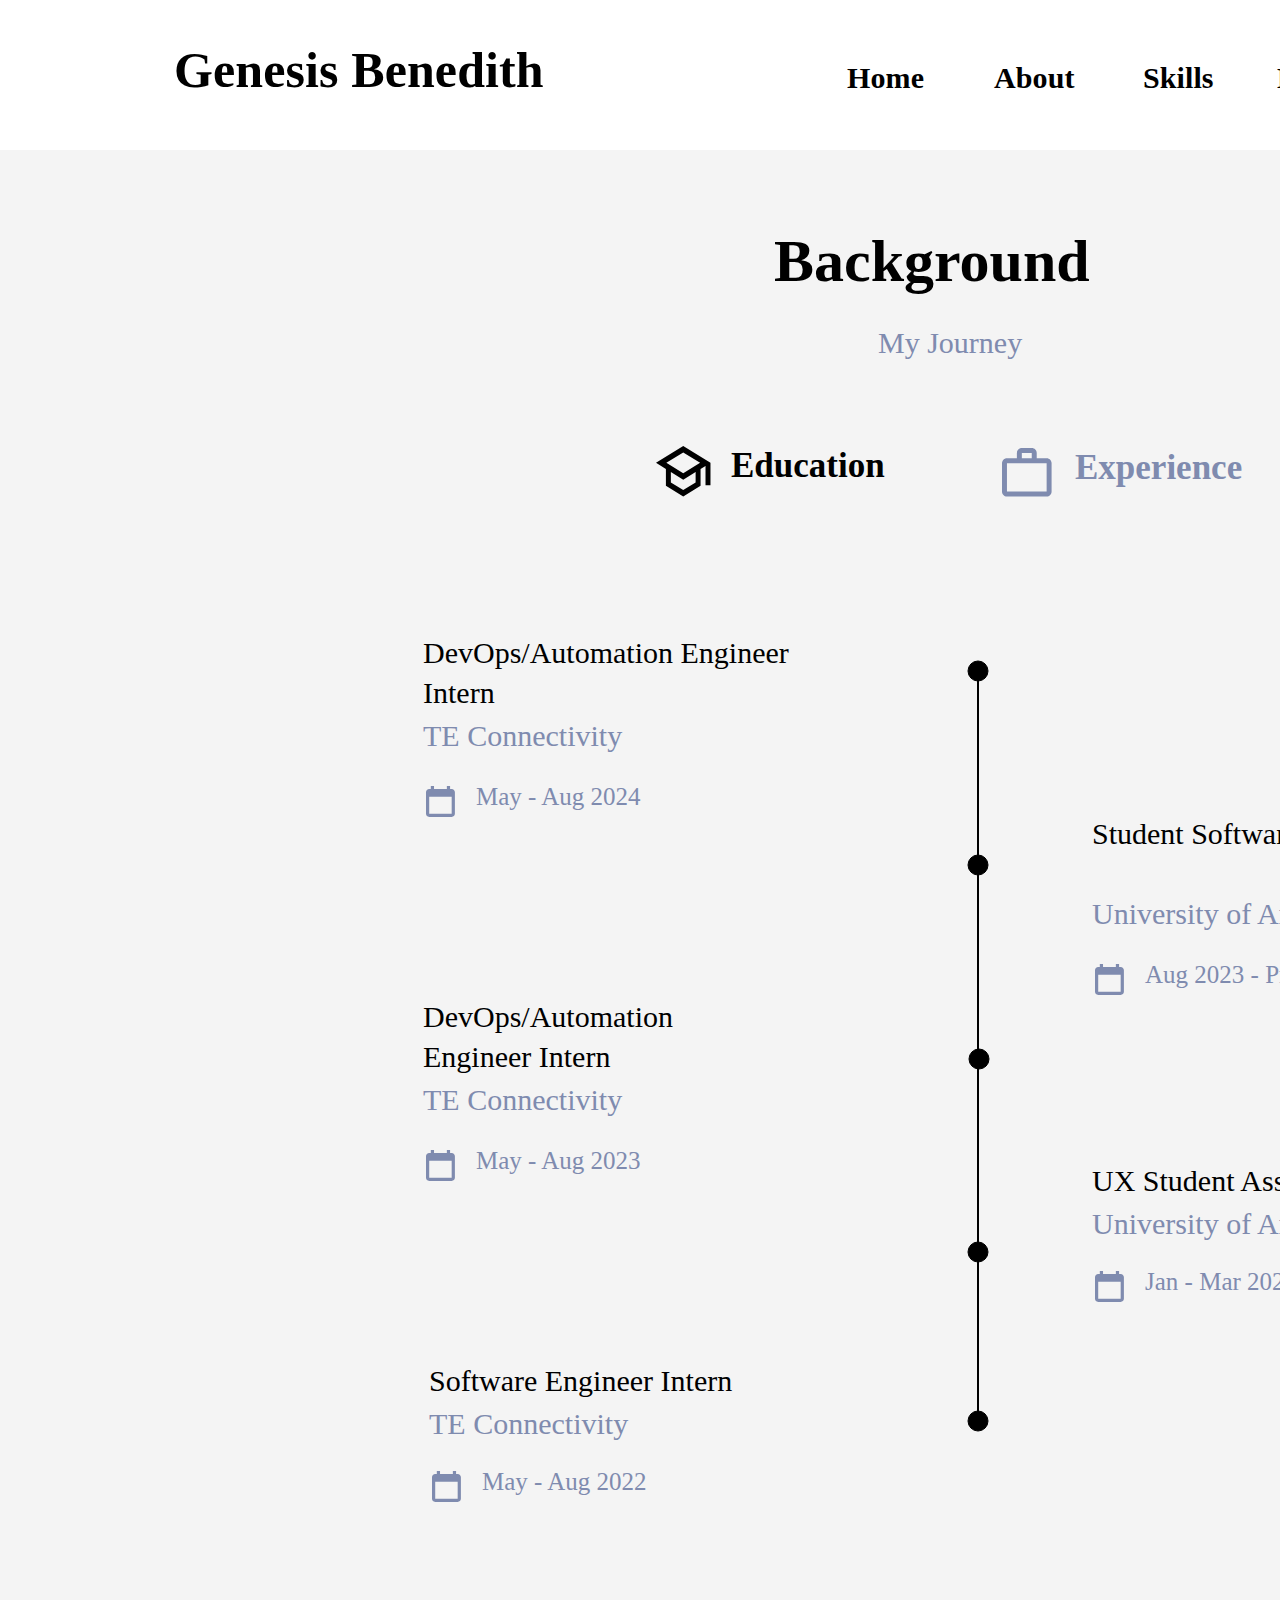
<file: background/background___experience.html>
<!DOCTYPE html>
<html>
<head>
<meta charset="utf-8"/>
<meta http-equiv="X-UA-Compatible" content="IE=edge"/>
<meta name="viewport" content="width=device-width, initial-scale=1.0">
<title>Genesis Benedith | Background</title>
<style id="applicationStylesheet" type="text/css">
	.mediaViewInfo {
		--web-view-name: background - experience;
		--web-view-id: background_-_experience;
		--web-scale-on-resize: true;
		--web-enable-deep-linking: true;
	}
	:root {
		--web-view-ids: background_-_experience;
	}
	* {
		margin: 0;
		padding: 0;
		box-sizing: border-box;
		border: none;
	}
	#background_-_experience {
		position: absolute;
		width: 1920px;
		height: 1636px;
		background-color: rgba(244,244,244,1);
		overflow: hidden;
		--web-view-name: background - experience;
		--web-view-id: background_-_experience;
		--web-scale-on-resize: true;
		--web-enable-deep-linking: true;
	}
	@keyframes  {
	
	
	}
	@keyframes  {
	
	
	}
	@keyframes  {
	
	
	}
	@keyframes  {
	
	
	}
	@keyframes  {
	
	
	}
	#back_pics {
		position: absolute;
		width: 1577.741px;
		height: 505.003px;
		left: 172.135px;
		top: 1182.131px;
		display: none;
		overflow: visible;
	}
	#bloomberg {
		position: absolute;
		width: 544.562px;
		height: 440.053px;
		left: 0px;
		top: 32.16px;
		overflow: visible;
	}
	#dc_lincoln {
		position: absolute;
		width: 395.88px;
		height: 379.813px;
		left: 400.406px;
		top: 76.986px;
		overflow: visible;
	}
	#trevi_rome {
		position: absolute;
		width: 544.562px;
		height: 440.053px;
		left: 712.488px;
		top: 16.746px;
		overflow: visible;
	}
	#build_day {
		position: absolute;
		width: 426.176px;
		height: 504.373px;
		left: 1149.596px;
		top: 0px;
		overflow: visible;
	}
	#experience {
		position: absolute;
		width: 1074px;
		height: 1273px;
		left: 423px;
		top: 231px;
		overflow: visible;
	}
	#Background {
		left: 351px;
		top: 0px;
		position: absolute;
		overflow: visible;
		width: 407px;
		height: 84px;
		line-height: 108px;
		margin-top: -24px;
		text-align: left;
		font-family: Poppins;
		font-style: normal;
		font-weight: bold;
		font-size: 60px;
		color: rgba(0,0,0,1);
	}
	#My_Journey {
		left: 455px;
		top: 97px;
		position: absolute;
		overflow: visible;
		width: 200px;
		height: 43px;
		line-height: 108px;
		margin-top: -39px;
		text-align: left;
		font-family: Poppins;
		font-style: normal;
		font-weight: normal;
		font-size: 30px;
		color: rgba(127,139,175,1);
	}
	#Group_11 {
		position: absolute;
		width: 293px;
		height: 56px;
		left: 233px;
		top: 212px;
		overflow: visible;
		--web-animation: fadein undefineds undefined;
		--web-action-type: page;
		--web-action-target: background___education.html;
		cursor: pointer;
	}
	#Education {
		left: 75px;
		top: 5px;
		position: absolute;
		overflow: visible;
		width: 219px;
		height: 49px;
		line-height: 108px;
		margin-top: -36.5px;
		text-align: left;
		font-family: Poppins;
		font-style: normal;
		font-weight: bold;
		font-size: 35px;
		color: rgba(0,0,0,1);
	}
	#MDI__school-outline {
		position: absolute;
		width: 56px;
		height: 56px;
		left: 0px;
		top: 0px;
		overflow: visible;
	}
	#Boundary {
		opacity: 0;
		fill: rgba(0,0,0,1);
		stroke: rgba(0,0,0,0);
		stroke-width: 1px;
		stroke-linejoin: miter;
		stroke-linecap: butt;
		stroke-miterlimit: 4;
		shape-rendering: auto;
	}
	.Boundary {
		position: absolute;
		overflow: visible;
		width: 56px;
		height: 56px;
		left: 0px;
		top: 0px;
	}
	#Path__school-outline {
		fill: rgba(0,0,0,1);
	}
	.Path__school-outline {
		overflow: visible;
		position: absolute;
		width: 54.474px;
		height: 50.473px;
		left: 0px;
		top: 2.764px;
		transform: matrix(1,0,0,1,0,0);
	}
	#Group_12 {
		position: absolute;
		width: 298px;
		height: 54px;
		left: 577px;
		top: 214px;
		overflow: visible;
	}
	#Experience_ {
		left: 75px;
		top: 5px;
		position: absolute;
		overflow: visible;
		width: 224px;
		height: 49px;
		line-height: 108px;
		margin-top: -36.5px;
		text-align: left;
		font-family: Poppins;
		font-style: normal;
		font-weight: bold;
		font-size: 35px;
		color: rgba(127,139,175,1);
	}
	#MDI__briefcase-outline {
		position: absolute;
		width: 54px;
		height: 54px;
		left: 0px;
		top: 0px;
		overflow: visible;
	}
	#Boundary_ {
		opacity: 0;
		fill: rgba(127,139,175,1);
		stroke: rgba(0,0,0,0);
		stroke-width: 1px;
		stroke-linejoin: miter;
		stroke-linecap: butt;
		stroke-miterlimit: 4;
		shape-rendering: auto;
	}
	.Boundary_ {
		position: absolute;
		overflow: visible;
		width: 54px;
		height: 54px;
		left: 0px;
		top: 0px;
	}
	#Path__briefcase-outline {
		fill: rgba(127,139,175,1);
	}
	.Path__briefcase-outline {
		overflow: visible;
		position: absolute;
		width: 49.605px;
		height: 48.606px;
		left: 2px;
		top: 3px;
		transform: matrix(1,0,0,1,0,0);
	}
	#education {
		position: absolute;
		width: 1074px;
		height: 866px;
		left: 0px;
		top: 407px;
		overflow: visible;
	}
	#Path_1 {
		fill: rgba(0,0,0,0);
		stroke: rgba(0,0,0,1);
		stroke-width: 2px;
		stroke-linejoin: miter;
		stroke-linecap: butt;
		stroke-miterlimit: 4;
		shape-rendering: auto;
	}
	.Path_1 {
		overflow: visible;
		position: absolute;
		width: 2px;
		height: 750px;
		left: 554.5px;
		top: 32.5px;
		transform: matrix(1,0,0,1,0,0);
	}
	#Ellipse_1 {
		fill: rgba(0,0,0,1);
		stroke: rgba(0,0,0,1);
		stroke-width: 1px;
		stroke-linejoin: miter;
		stroke-linecap: butt;
		stroke-miterlimit: 4;
		shape-rendering: auto;
	}
	.Ellipse_1 {
		position: absolute;
		overflow: visible;
		width: 20px;
		height: 20px;
		left: 545px;
		top: 23px;
	}
	#Ellipse_2 {
		fill: rgba(0,0,0,1);
		stroke: rgba(0,0,0,1);
		stroke-width: 1px;
		stroke-linejoin: miter;
		stroke-linecap: butt;
		stroke-miterlimit: 4;
		shape-rendering: auto;
	}
	.Ellipse_2 {
		position: absolute;
		overflow: visible;
		width: 20px;
		height: 20px;
		left: 545px;
		top: 217px;
	}
	#Ellipse_4 {
		fill: rgba(0,0,0,1);
		stroke: rgba(0,0,0,1);
		stroke-width: 1px;
		stroke-linejoin: miter;
		stroke-linecap: butt;
		stroke-miterlimit: 4;
		shape-rendering: auto;
	}
	.Ellipse_4 {
		position: absolute;
		overflow: visible;
		width: 20px;
		height: 20px;
		left: 546px;
		top: 411px;
	}
	#Ellipse_5 {
		fill: rgba(0,0,0,1);
		stroke: rgba(0,0,0,1);
		stroke-width: 1px;
		stroke-linejoin: miter;
		stroke-linecap: butt;
		stroke-miterlimit: 4;
		shape-rendering: auto;
	}
	.Ellipse_5 {
		position: absolute;
		overflow: visible;
		width: 20px;
		height: 20px;
		left: 545px;
		top: 604px;
	}
	#dev_2024 {
		position: absolute;
		width: 417px;
		height: 181px;
		left: 0px;
		top: 0px;
		overflow: visible;
	}
	#DevOpsAutomation_Engineer_Inte {
		left: 0px;
		top: 0px;
		position: absolute;
		overflow: visible;
		width: 418px;
		height: 83px;
		line-height: 40px;
		margin-top: -5px;
		text-align: left;
		font-family: Poppins;
		font-style: normal;
		font-weight: normal;
		font-size: 30px;
		color: rgba(0,0,0,1);
	}
	#TE_Connectivity {
		left: 0px;
		top: 83px;
		position: absolute;
		overflow: visible;
		width: 362px;
		height: 43px;
		line-height: 108px;
		margin-top: -39px;
		text-align: left;
		font-family: Poppins;
		font-style: normal;
		font-weight: normal;
		font-size: 30px;
		color: rgba(127,139,175,1);
	}
	#May_-_Aug_2024 {
		left: 53px;
		top: 146px;
		position: absolute;
		overflow: visible;
		width: 212px;
		height: 35px;
		line-height: 108px;
		margin-top: -41.5px;
		text-align: left;
		font-family: Poppins;
		font-style: normal;
		font-weight: normal;
		font-size: 25px;
		color: rgba(127,139,175,1);
	}
	#MDI__calendar-blank {
		position: absolute;
		width: 34.893px;
		height: 34.893px;
		left: 0px;
		top: 146.054px;
		overflow: visible;
	}
	#Boundary_bh {
		opacity: 0;
		fill: rgba(127,139,175,1);
		stroke: rgba(0,0,0,0);
		stroke-width: 1px;
		stroke-linejoin: miter;
		stroke-linecap: butt;
		stroke-miterlimit: 4;
		shape-rendering: auto;
	}
	.Boundary_bh {
		position: absolute;
		overflow: visible;
		width: 34.893px;
		height: 34.893px;
		left: 0px;
		top: 0px;
	}
	#Path__calendar-blank {
		fill: rgba(127,139,175,1);
	}
	.Path__calendar-blank {
		overflow: visible;
		position: absolute;
		width: 28.893px;
		height: 30.893px;
		left: 3px;
		top: 2px;
		transform: matrix(1,0,0,1,0,0);
	}
	#swe_cdh {
		position: absolute;
		width: 405px;
		height: 178px;
		left: 669px;
		top: 181px;
		overflow: visible;
	}
	#Student_Software_Developer {
		left: 0px;
		top: 0px;
		position: absolute;
		overflow: visible;
		width: 362px;
		height: 83px;
		line-height: 40px;
		margin-top: -5px;
		text-align: left;
		font-family: Poppins;
		font-style: normal;
		font-weight: normal;
		font-size: 30px;
		color: rgba(0,0,0,1);
	}
	#University_of_Arizona {
		left: 0px;
		top: 80px;
		position: absolute;
		overflow: visible;
		width: 406px;
		height: 43px;
		line-height: 108px;
		margin-top: -39px;
		text-align: left;
		font-family: Poppins;
		font-style: normal;
		font-weight: normal;
		font-size: 30px;
		color: rgba(127,139,175,1);
	}
	#Aug_2023_-_Present {
		left: 53px;
		top: 143px;
		position: absolute;
		overflow: visible;
		width: 256px;
		height: 35px;
		line-height: 40px;
		margin-top: -7.5px;
		text-align: left;
		font-family: Poppins;
		font-style: normal;
		font-weight: normal;
		font-size: 25px;
		color: rgba(127,139,175,1);
	}
	#MDI__calendar-blank_bn {
		position: absolute;
		width: 34.893px;
		height: 34.893px;
		left: 0px;
		top: 143.054px;
		overflow: visible;
	}
	#Boundary_bo {
		opacity: 0;
		fill: rgba(127,139,175,1);
		stroke: rgba(0,0,0,0);
		stroke-width: 1px;
		stroke-linejoin: miter;
		stroke-linecap: butt;
		stroke-miterlimit: 4;
		shape-rendering: auto;
	}
	.Boundary_bo {
		position: absolute;
		overflow: visible;
		width: 34.893px;
		height: 34.893px;
		left: 0px;
		top: 0px;
	}
	#Path__calendar-blank_bp {
		fill: rgba(127,139,175,1);
	}
	.Path__calendar-blank_bp {
		overflow: visible;
		position: absolute;
		width: 28.893px;
		height: 30.893px;
		left: 3px;
		top: 2px;
		transform: matrix(1,0,0,1,0,0);
	}
	#ux {
		position: absolute;
		width: 405px;
		height: 138px;
		left: 669px;
		top: 528px;
		overflow: visible;
	}
	#UX_Student_Assistant {
		left: 0px;
		top: 0px;
		position: absolute;
		overflow: visible;
		width: 378px;
		height: 43px;
		line-height: 40px;
		margin-top: -5px;
		text-align: left;
		font-family: Poppins;
		font-style: normal;
		font-weight: normal;
		font-size: 30px;
		color: rgba(0,0,0,1);
	}
	#University_of_Arizona_bs {
		left: 0px;
		top: 43px;
		position: absolute;
		overflow: visible;
		width: 406px;
		height: 43px;
		line-height: 108px;
		margin-top: -39px;
		text-align: left;
		font-family: Poppins;
		font-style: normal;
		font-weight: normal;
		font-size: 30px;
		color: rgba(127,139,175,1);
	}
	#Jan_-_Mar_2023 {
		left: 53px;
		top: 103px;
		position: absolute;
		overflow: visible;
		width: 284px;
		height: 35px;
		line-height: 40px;
		margin-top: -7.5px;
		text-align: left;
		font-family: Poppins;
		font-style: normal;
		font-weight: normal;
		font-size: 25px;
		color: rgba(127,139,175,1);
	}
	#MDI__calendar-blank_bu {
		position: absolute;
		width: 34.893px;
		height: 34.893px;
		left: 0px;
		top: 103.054px;
		overflow: visible;
	}
	#Boundary_bv {
		opacity: 0;
		fill: rgba(127,139,175,1);
		stroke: rgba(0,0,0,0);
		stroke-width: 1px;
		stroke-linejoin: miter;
		stroke-linecap: butt;
		stroke-miterlimit: 4;
		shape-rendering: auto;
	}
	.Boundary_bv {
		position: absolute;
		overflow: visible;
		width: 34.893px;
		height: 34.893px;
		left: 0px;
		top: 0px;
	}
	#Path__calendar-blank_bw {
		fill: rgba(127,139,175,1);
	}
	.Path__calendar-blank_bw {
		overflow: visible;
		position: absolute;
		width: 28.893px;
		height: 30.893px;
		left: 3px;
		top: 2px;
		transform: matrix(1,0,0,1,0,0);
	}
	#swe {
		position: absolute;
		width: 405px;
		height: 138px;
		left: 6px;
		top: 728px;
		overflow: visible;
	}
	#Software_Engineer_Intern {
		left: 0px;
		top: 0px;
		position: absolute;
		overflow: visible;
		width: 378px;
		height: 43px;
		line-height: 40px;
		margin-top: -5px;
		text-align: left;
		font-family: Poppins;
		font-style: normal;
		font-weight: normal;
		font-size: 30px;
		color: rgba(0,0,0,1);
	}
	#TE_Connectivity_bz {
		left: 0px;
		top: 43px;
		position: absolute;
		overflow: visible;
		width: 406px;
		height: 43px;
		line-height: 108px;
		margin-top: -39px;
		text-align: left;
		font-family: Poppins;
		font-style: normal;
		font-weight: normal;
		font-size: 30px;
		color: rgba(127,139,175,1);
	}
	#May_-_Aug_2022 {
		left: 53px;
		top: 103px;
		position: absolute;
		overflow: visible;
		width: 284px;
		height: 35px;
		line-height: 40px;
		margin-top: -7.5px;
		text-align: left;
		font-family: Poppins;
		font-style: normal;
		font-weight: normal;
		font-size: 25px;
		color: rgba(127,139,175,1);
	}
	#MDI__calendar-blank_b {
		position: absolute;
		width: 34.893px;
		height: 34.893px;
		left: 0px;
		top: 103.054px;
		overflow: visible;
	}
	#Boundary_b {
		opacity: 0;
		fill: rgba(127,139,175,1);
		stroke: rgba(0,0,0,0);
		stroke-width: 1px;
		stroke-linejoin: miter;
		stroke-linecap: butt;
		stroke-miterlimit: 4;
		shape-rendering: auto;
	}
	.Boundary_b {
		position: absolute;
		overflow: visible;
		width: 34.893px;
		height: 34.893px;
		left: 0px;
		top: 0px;
	}
	#Path__calendar-blank_b {
		fill: rgba(127,139,175,1);
	}
	.Path__calendar-blank_b {
		overflow: visible;
		position: absolute;
		width: 28.893px;
		height: 30.893px;
		left: 3px;
		top: 2px;
		transform: matrix(1,0,0,1,0,0);
	}
	#dev_2023 {
		position: absolute;
		width: 405px;
		height: 181px;
		left: 0px;
		top: 364px;
		overflow: visible;
	}
	#DevOpsAutomation_Engineer_Inte_b {
		left: 0px;
		top: 0px;
		position: absolute;
		overflow: visible;
		width: 362px;
		height: 83px;
		line-height: 40px;
		margin-top: -5px;
		text-align: left;
		font-family: Poppins;
		font-style: normal;
		font-weight: normal;
		font-size: 30px;
		color: rgba(0,0,0,1);
	}
	#TE_Connectivity_b {
		left: 0px;
		top: 83px;
		position: absolute;
		overflow: visible;
		width: 406px;
		height: 43px;
		line-height: 40px;
		margin-top: -5px;
		text-align: left;
		font-family: Poppins;
		font-style: normal;
		font-weight: normal;
		font-size: 30px;
		color: rgba(127,139,175,1);
	}
	#May_-_Aug_2023 {
		left: 53px;
		top: 146px;
		position: absolute;
		overflow: visible;
		width: 212px;
		height: 35px;
		line-height: 108px;
		margin-top: -41.5px;
		text-align: left;
		font-family: Poppins;
		font-style: normal;
		font-weight: normal;
		font-size: 25px;
		color: rgba(127,139,175,1);
	}
	#MDI__calendar-blank_ca {
		position: absolute;
		width: 34.893px;
		height: 34.893px;
		left: 0px;
		top: 146.054px;
		overflow: visible;
	}
	#Boundary_ca {
		opacity: 0;
		fill: rgba(127,139,175,1);
		stroke: rgba(0,0,0,0);
		stroke-width: 1px;
		stroke-linejoin: miter;
		stroke-linecap: butt;
		stroke-miterlimit: 4;
		shape-rendering: auto;
	}
	.Boundary_ca {
		position: absolute;
		overflow: visible;
		width: 34.893px;
		height: 34.893px;
		left: 0px;
		top: 0px;
	}
	#Path__calendar-blank_ca {
		fill: rgba(127,139,175,1);
	}
	.Path__calendar-blank_ca {
		overflow: visible;
		position: absolute;
		width: 28.893px;
		height: 30.893px;
		left: 3px;
		top: 2px;
		transform: matrix(1,0,0,1,0,0);
	}
	#header {
		position: absolute;
		width: 1920px;
		height: 150px;
		left: 0px;
		top: 0px;
		overflow: visible;
	}
	#Rectangle_2 {
		fill: rgba(255,255,255,1);
	}
	.Rectangle_2 {
		position: absolute;
		overflow: visible;
		width: 1920px;
		height: 150px;
		left: 0px;
		top: 0px;
	}
	#Genesis_Benedith {
		left: 174px;
		top: 41px;
		position: absolute;
		overflow: visible;
		width: 449px;
		white-space: nowrap;
		text-align: left;
		font-family: Poppins;
		font-style: normal;
		font-weight: bold;
		font-size: 50px;
		color: rgba(0,0,0,1);
		letter-spacing: 0.1px;
	}
	#Home {
		left: 847px;
		top: 61px;
		position: absolute;
		overflow: visible;
		width: 93px;
		white-space: nowrap;
		--web-animation: fadein undefineds undefined;
		--web-action-type: page;
		--web-action-target: index.html;
		cursor: pointer;
		text-align: left;
		font-family: Poppins;
		font-style: normal;
		font-weight: bold;
		font-size: 30px;
		color: rgba(0,0,0,1);
		letter-spacing: 0.1px;
	}
	#Portfolio {
		left: 1488px;
		top: 61px;
		position: absolute;
		overflow: visible;
		width: 130px;
		white-space: nowrap;
		--web-animation: fadein undefineds undefined;
		--web-action-type: page;
		--web-action-target: portfolio.html;
		cursor: pointer;
		text-align: left;
		font-family: Poppins;
		font-style: normal;
		font-weight: bold;
		font-size: 30px;
		color: rgba(0,0,0,1);
		letter-spacing: 0.1px;
	}
	#Contact {
		left: 1672px;
		top: 61px;
		position: absolute;
		overflow: visible;
		width: 126px;
		white-space: nowrap;
		text-align: left;
		font-family: Poppins;
		font-style: normal;
		font-weight: bold;
		font-size: 30px;
		color: rgba(0,0,0,1);
		letter-spacing: 0.1px;
	}
	#Skills {
		left: 1143px;
		top: 61px;
		position: absolute;
		overflow: visible;
		width: 80px;
		white-space: nowrap;
		--web-animation: fadein undefineds undefined;
		--web-action-type: page;
		--web-action-target: skills.html;
		cursor: pointer;
		text-align: left;
		font-family: Poppins;
		font-style: normal;
		font-weight: bold;
		font-size: 30px;
		color: rgba(0,0,0,1);
		letter-spacing: 0.1px;
	}
	#Experience_ci {
		left: 1277px;
		top: 61px;
		position: absolute;
		overflow: visible;
		width: 170px;
		white-space: nowrap;
		text-align: left;
		font-family: Poppins;
		font-style: normal;
		font-weight: bold;
		font-size: 30px;
		color: rgba(0,0,0,1);
		letter-spacing: 0.1px;
	}
	#About {
		left: 994px;
		top: 61px;
		position: absolute;
		overflow: visible;
		width: 95px;
		white-space: nowrap;
		--web-animation: fadein undefineds undefined;
		--web-action-type: page;
		--web-action-target: about.html;
		cursor: pointer;
		text-align: left;
		font-family: Poppins;
		font-style: normal;
		font-weight: bold;
		font-size: 30px;
		color: rgba(0,0,0,1);
		letter-spacing: 0.1px;
	}
	#Ellipse_6 {
		fill: rgba(0,0,0,1);
		stroke: rgba(0,0,0,1);
		stroke-width: 1px;
		stroke-linejoin: miter;
		stroke-linecap: butt;
		stroke-miterlimit: 4;
		shape-rendering: auto;
	}
	.Ellipse_6 {
		position: absolute;
		overflow: visible;
		width: 20px;
		height: 20px;
		left: 968px;
		top: 1411px;
	}
</style>
<script id="applicationScript">
///////////////////////////////////////
// INITIALIZATION
///////////////////////////////////////

/**
 * Functionality for scaling, showing by media query, and navigation between multiple pages on a single page. 
 * Code subject to change.
 **/

if (window.console==null) { window["console"] = { log : function() {} } }; // some browsers do not set console

var Application = function() {
	// event constants
	this.prefix = "--web-";
	this.NAVIGATION_CHANGE = "viewChange";
	this.VIEW_NOT_FOUND = "viewNotFound";
	this.VIEW_CHANGE = "viewChange";
	this.VIEW_CHANGING = "viewChanging";
	this.STATE_NOT_FOUND = "stateNotFound";
	this.APPLICATION_COMPLETE = "applicationComplete";
	this.APPLICATION_RESIZE = "applicationResize";
	this.SIZE_STATE_NAME = "data-is-view-scaled";
	this.STATE_NAME = this.prefix + "state";

	this.lastTrigger = null;
	this.lastView = null;
	this.lastState = null;
	this.lastOverlay = null;
	this.currentView = null;
	this.currentState = null;
	this.currentOverlay = null;
	this.currentQuery = {index: 0, rule: null, mediaText: null, id: null};
	this.inclusionQuery = "(min-width: 0px)";
	this.exclusionQuery = "none and (min-width: 99999px)";
	this.LastModifiedDateLabelName = "LastModifiedDateLabel";
	this.viewScaleSliderId = "ViewScaleSliderInput";
	this.pageRefreshedName = "showPageRefreshedNotification";
	this.application = null;
	this.applicationStylesheet = null;
	this.showByMediaQuery = null;
	this.mediaQueryDictionary = {};
	this.viewsDictionary = {};
	this.addedViews = [];
	this.viewStates = [];
	this.views = [];
	this.viewIds = [];
	this.viewQueries = {};
	this.overlays = {};
	this.overlayIds = [];
	this.numberOfViews = 0;
	this.verticalPadding = 0;
	this.horizontalPadding = 0;
	this.stateName = null;
	this.viewScale = 1;
	this.viewLeft = 0;
	this.viewTop = 0;
	this.horizontalScrollbarsNeeded = false;
	this.verticalScrollbarsNeeded = false;

	// view settings
	this.showUpdateNotification = false;
	this.showNavigationControls = false;
	this.scaleViewsToFit = false;
	this.scaleToFitOnDoubleClick = false;
	this.actualSizeOnDoubleClick = false;
	this.scaleViewsOnResize = false;
	this.navigationOnKeypress = false;
	this.showViewName = false;
	this.enableDeepLinking = true;
	this.refreshPageForChanges = false;
	this.showRefreshNotifications = true;

	// view controls
	this.scaleViewSlider = null;
	this.lastModifiedLabel = null;
	this.supportsPopState = false; // window.history.pushState!=null;
	this.initialized = false;

	// refresh properties
	this.refreshDuration = 250;
	this.lastModifiedDate = null;
	this.refreshRequest = null;
	this.refreshInterval = null;
	this.refreshContent = null;
	this.refreshContentSize = null;
	this.refreshCheckContent = false;
	this.refreshCheckContentSize = false;

	var self = this;

	self.initialize = function(event) {
		var view = self.getVisibleView();
		var views = self.getVisibleViews();
		if (view==null) view = self.getInitialView();
		self.collectViews();
		self.collectOverlays();
		self.collectMediaQueries();

		for (let index = 0; index < views.length; index++) {
			var view = views[index];
			self.setViewOptions(view);
			self.setViewVariables(view);
			self.centerView(view);
		}

		// sometimes the body size is 0 so we call this now and again later
		if (self.initialized) {
			window.addEventListener(self.NAVIGATION_CHANGE, self.viewChangeHandler);
			window.addEventListener("keyup", self.keypressHandler);
			window.addEventListener("keypress", self.keypressHandler);
			window.addEventListener("resize", self.resizeHandler);
			window.document.addEventListener("dblclick", self.doubleClickHandler);

			if (self.supportsPopState) {
				window.addEventListener('popstate', self.popStateHandler);
			}
			else {
				window.addEventListener('hashchange', self.hashChangeHandler);
			}

			// we are ready to go
			window.dispatchEvent(new Event(self.APPLICATION_COMPLETE));
		}

		if (self.initialized==false) {
			if (self.enableDeepLinking) {
				self.syncronizeViewToURL();
			} 
	
			if (self.refreshPageForChanges) {
				self.setupRefreshForChanges();
			}
	
			self.initialized = true;
		}
		
		if (self.scaleViewsToFit) {
			self.viewScale = self.scaleViewToFit(view);
			
			if (self.viewScale<0) {
				setTimeout(self.scaleViewToFit, 500, view);
			}
		}
		else if (view) {
			self.viewScale = self.getViewScaleValue(view);
			self.centerView(view);
			self.updateSliderValue(self.viewScale);
		}
		else {
			// no view found
		}
	
		if (self.showUpdateNotification) {
			self.showNotification();
		}

		//"addEventListener" in window ? null : window.addEventListener = window.attachEvent;
		//"addEventListener" in document ? null : document.addEventListener = document.attachEvent;
	}


	///////////////////////////////////////
	// AUTO REFRESH 
	///////////////////////////////////////

	self.setupRefreshForChanges = function() {
		self.refreshRequest = new XMLHttpRequest();

		if (!self.refreshRequest) {
			return false;
		}

		// get document start values immediately
		self.requestRefreshUpdate();
	}

	/**
	 * Attempt to check the last modified date by the headers 
	 * or the last modified property from the byte array (experimental)
	 **/
	self.requestRefreshUpdate = function() {
		var url = document.location.href;
		var protocol = window.location.protocol;
		var method;
		
		try {

			if (self.refreshCheckContentSize) {
				self.refreshRequest.open('HEAD', url, true);
			}
			else if (self.refreshCheckContent) {
				self.refreshContent = document.documentElement.outerHTML;
				self.refreshRequest.open('GET', url, true);
				self.refreshRequest.responseType = "text";
			}
			else {

				// get page last modified date for the first call to compare to later
				if (self.lastModifiedDate==null) {

					// File system does not send headers in FF so get blob if possible
					if (protocol=="file:") {
						self.refreshRequest.open("GET", url, true);
						self.refreshRequest.responseType = "blob";
					}
					else {
						self.refreshRequest.open("HEAD", url, true);
						self.refreshRequest.responseType = "blob";
					}

					self.refreshRequest.onload = self.refreshOnLoadOnceHandler;

					// In some browsers (Chrome & Safari) this error occurs at send: 
					// 
					// Chrome - Access to XMLHttpRequest at 'file:///index.html' from origin 'null' 
					// has been blocked by CORS policy: 
					// Cross origin requests are only supported for protocol schemes: 
					// http, data, chrome, chrome-extension, https.
					// 
					// Safari - XMLHttpRequest cannot load file:///Users/user/Public/index.html. Cross origin requests are only supported for HTTP.
					// 
					// Solution is to run a local server, set local permissions or test in another browser
					self.refreshRequest.send(null);

					// In MS browsers the following behavior occurs possibly due to an AJAX call to check last modified date: 
					// 
					// DOM7011: The code on this page disabled back and forward caching.

					// In Brave (Chrome) error when on the server
					// index.js:221 HEAD https://www.example.com/ net::ERR_INSUFFICIENT_RESOURCES
					// self.refreshRequest.send(null);

				}
				else {
					self.refreshRequest = new XMLHttpRequest();
					self.refreshRequest.onreadystatechange = self.refreshHandler;
					self.refreshRequest.ontimeout = function() {
						self.log("Couldn't find page to check for updates");
					}
					
					var method;
					if (protocol=="file:") {
						method = "GET";
					}
					else {
						method = "HEAD";
					}

					//refreshRequest.open('HEAD', url, true);
					self.refreshRequest.open(method, url, true);
					self.refreshRequest.responseType = "blob";
					self.refreshRequest.send(null);
				}
			}
		}
		catch (error) {
			self.log("Refresh failed for the following reason:")
			self.log(error);
		}
	}

	self.refreshHandler = function() {
		var contentSize;

		try {

			if (self.refreshRequest.readyState === XMLHttpRequest.DONE) {
				
				if (self.refreshRequest.status === 2 || 
					self.refreshRequest.status === 200) {
					var pageChanged = false;

					self.updateLastModifiedLabel();

					if (self.refreshCheckContentSize) {
						var lastModifiedHeader = self.refreshRequest.getResponseHeader("Last-Modified");
						contentSize = self.refreshRequest.getResponseHeader("Content-Length");
						//lastModifiedDate = refreshRequest.getResponseHeader("Last-Modified");
						var headers = self.refreshRequest.getAllResponseHeaders();
						var hasContentHeader = headers.indexOf("Content-Length")!=-1;
						
						if (hasContentHeader) {
							contentSize = self.refreshRequest.getResponseHeader("Content-Length");

							// size has not been set yet
							if (self.refreshContentSize==null) {
								self.refreshContentSize = contentSize;
								// exit and let interval call this method again
								return;
							}

							if (contentSize!=self.refreshContentSize) {
								pageChanged = true;
							}
						}
					}
					else if (self.refreshCheckContent) {

						if (self.refreshRequest.responseText!=self.refreshContent) {
							pageChanged = true;
						}
					}
					else {
						lastModifiedHeader = self.getLastModified(self.refreshRequest);

						if (self.lastModifiedDate!=lastModifiedHeader) {
							self.log("lastModifiedDate:" + self.lastModifiedDate + ",lastModifiedHeader:" +lastModifiedHeader);
							pageChanged = true;
						}

					}

					
					if (pageChanged) {
						clearInterval(self.refreshInterval);
						self.refreshUpdatedPage();
						return;
					}

				}
				else {
					self.log('There was a problem with the request.');
				}

			}
		}
		catch( error ) {
			//console.log('Caught Exception: ' + error);
		}
	}

	self.refreshOnLoadOnceHandler = function(event) {

		// get the last modified date
		if (self.refreshRequest.response) {
			self.lastModifiedDate = self.getLastModified(self.refreshRequest);

			if (self.lastModifiedDate!=null) {

				if (self.refreshInterval==null) {
					self.refreshInterval = setInterval(self.requestRefreshUpdate, self.refreshDuration);
				}
			}
			else {
				self.log("Could not get last modified date from the server");
			}
		}
	}

	self.refreshUpdatedPage = function() {
		if (self.showRefreshNotifications) {
			var date = new Date().setTime((new Date().getTime()+10000));
			document.cookie = encodeURIComponent(self.pageRefreshedName) + "=true" + "; max-age=6000;" + " path=/";
		}

		document.location.reload(true);
	}

	self.showNotification = function(duration) {
		var notificationID = self.pageRefreshedName+"ID";
		var notification = document.getElementById(notificationID);
		if (duration==null) duration = 4000;

		if (notification!=null) {return;}

		notification = document.createElement("div");
		notification.id = notificationID;
		notification.textContent = "PAGE UPDATED";
		var styleRule = ""
		styleRule = "position: fixed; padding: 7px 16px 6px 16px; font-family: Arial, sans-serif; font-size: 10px; font-weight: bold; left: 50%;";
		styleRule += "top: 20px; background-color: rgba(0,0,0,.5); border-radius: 12px; color:rgb(235, 235, 235); transition: all 2s linear;";
		styleRule += "transform: translateX(-50%); letter-spacing: .5px; filter: drop-shadow(2px 2px 6px rgba(0, 0, 0, .1)); cursor: pointer";
		notification.setAttribute("style", styleRule);

		notification.className = "PageRefreshedClass";
		notification.addEventListener("click", function() {
			notification.parentNode.removeChild(notification);
		});
		
		document.body.appendChild(notification);

		setTimeout(function() {
			notification.style.opacity = "0";
			notification.style.filter = "drop-shadow( 0px 0px 0px rgba(0,0,0, .5))";
			setTimeout(function() {
				try {
					notification.parentNode.removeChild(notification);
				} catch(error) {}
			}, duration)
		}, duration);

		document.cookie = encodeURIComponent(self.pageRefreshedName) + "=; max-age=1; path=/";
	}

	/**
	 * Get the last modified date from the header 
	 * or file object after request has been received
	 **/
	self.getLastModified = function(request) {
		var date;

		// file protocol - FILE object with last modified property
		if (request.response && request.response.lastModified) {
			date = request.response.lastModified;
		}
		
		// http protocol - check headers
		if (date==null) {
			date = request.getResponseHeader("Last-Modified");
		}

		return date;
	}

	self.updateLastModifiedLabel = function() {
		var labelValue = "";
		
		if (self.lastModifiedLabel==null) {
			self.lastModifiedLabel = document.getElementById("LastModifiedLabel");
		}

		if (self.lastModifiedLabel) {
			var seconds = parseInt(((new Date().getTime() - Date.parse(document.lastModified)) / 1000 / 60) * 100 + "");
			var minutes = 0;
			var hours = 0;

			if (seconds < 60) {
				seconds = Math.floor(seconds/10)*10;
				labelValue = seconds + " seconds";
			}
			else {
				minutes = parseInt((seconds/60) + "");

				if (minutes>60) {
					hours = parseInt((seconds/60/60) +"");
					labelValue += hours==1 ? " hour" : " hours";
				}
				else {
					labelValue = minutes+"";
					labelValue += minutes==1 ? " minute" : " minutes";
				}
			}
			
			if (seconds<10) {
				labelValue = "Updated now";
			}
			else {
				labelValue = "Updated " + labelValue + " ago";
			}

			if (self.lastModifiedLabel.firstElementChild) {
				self.lastModifiedLabel.firstElementChild.textContent = labelValue;

			}
			else if ("textContent" in self.lastModifiedLabel) {
				self.lastModifiedLabel.textContent = labelValue;
			}
		}
	}

	self.getShortString = function(string, length) {
		if (length==null) length = 30;
		string = string!=null ? string.substr(0, length).replace(/\n/g, "") : "[String is null]";
		return string;
	}

	self.getShortNumber = function(value, places) {
		if (places==null || places<1) places = 4;
		value = Math.round(value * Math.pow(10,places)) / Math.pow(10, places);
		return value;
	}

	///////////////////////////////////////
	// NAVIGATION CONTROLS
	///////////////////////////////////////

	self.updateViewLabel = function() {
		var viewNavigationLabel = document.getElementById("ViewNavigationLabel");
		var view = self.getVisibleView();
		var viewIndex = view ? self.getViewIndex(view) : -1;
		var viewName = view ? self.getViewPreferenceValue(view, self.prefix + "view-name") : null;
		var viewId = view ? view.id : null;

		if (viewNavigationLabel && view) {
			if (viewName && viewName.indexOf('"')!=-1) {
				viewName = viewName.replace(/"/g, "");
			}

			if (self.showViewName) {
				viewNavigationLabel.textContent = viewName;
				self.setTooltip(viewNavigationLabel, viewIndex + 1 + " of " + self.numberOfViews);
			}
			else {
				viewNavigationLabel.textContent = viewIndex + 1 + " of " + self.numberOfViews;
				self.setTooltip(viewNavigationLabel, viewName);
			}

		}
	}

	self.updateURL = function(view) {
		view = view == null ? self.getVisibleView() : view;
		var viewId = view ? view.id : null
		var viewFragment = view ? "#"+ viewId : null;

		if (viewId && self.viewIds.length>1 && self.enableDeepLinking) {

			if (self.supportsPopState==false) {
				self.setFragment(viewId);
			}
			else {
				if (viewFragment!=window.location.hash) {

					if (window.location.hash==null) {
						window.history.replaceState({name:viewId}, null, viewFragment);
					}
					else {
						window.history.pushState({name:viewId}, null, viewFragment);
					}
				}
			}
		}
	}

	self.updateURLState = function(view, stateName) {
		stateName = view && (stateName=="" || stateName==null) ? self.getStateNameByViewId(view.id) : stateName;

		if (self.supportsPopState==false) {
			self.setFragment(stateName);
		}
		else {
			if (stateName!=window.location.hash) {

				if (window.location.hash==null) {
					window.history.replaceState({name:view.viewId}, null, stateName);
				}
				else {
					window.history.pushState({name:view.viewId}, null, stateName);
				}
			}
		}
	}

	self.setFragment = function(value) {
		window.location.hash = "#" + value;
	}

	self.setTooltip = function(element, value) {
		// setting the tooltip in edge causes a page crash on hover
		if (/Edge/.test(navigator.userAgent)) { return; }

		if ("title" in element) {
			element.title = value;
		}
	}

	self.getStylesheetRules = function(styleSheet) {
		try {
			if (styleSheet) return styleSheet.cssRules || styleSheet.rules;
	
			return document.styleSheets[0]["cssRules"] || document.styleSheets[0]["rules"];
		}
		catch (error) {
			// ERRORS:
			// SecurityError: The operation is insecure.
			// Errors happen when script loads before stylesheet or loading an external css locally

			// InvalidAccessError: A parameter or an operation is not supported by the underlying object
			// Place script after stylesheet

			console.log(error);
			if (error.toString().indexOf("The operation is insecure")!=-1) {
				console.log("Load the stylesheet before the script or load the stylesheet inline until it can be loaded on a server")
			}
			return [];
		}
	}

	/**
	 * If single page application hide all of the views. 
	 * @param {Number} selectedIndex if provided shows the view at index provided
	 **/
	self.hideViews = function(selectedIndex, animation) {
		var rules = self.getStylesheetRules();
		var queryIndex = 0;
		var numberOfRules = rules!=null ? rules.length : 0;

		// loop through rules and hide media queries except selected
		for (var i=0;i<numberOfRules;i++) {
			var rule = rules[i];
			var cssText = rule && rule.cssText;

			if (rule.media!=null && cssText.match("--web-view-name:")) {

				if (queryIndex==selectedIndex) {
					self.currentQuery.mediaText = rule.conditionText;
					self.currentQuery.index = selectedIndex;
					self.currentQuery.rule = rule;
					self.enableMediaQuery(rule);
				}
				else {
					if (animation) {
						self.fadeOut(rule)
					}
					else {
						self.disableMediaQuery(rule);
					}
				}
				
				queryIndex++;
			}
		}

		self.numberOfViews = queryIndex;
		self.updateViewLabel();
		self.updateURL();

		self.dispatchViewChange();

		var view = self.getVisibleView();
		var viewIndex = view ? self.getViewIndex(view) : -1;

		return viewIndex==selectedIndex ? view : null;
	}

	/**
	 * If single page application hide all of the views. 
	 * @param {HTMLElement} selectedView if provided shows the view passed in
	 **/
	 self.hideAllViews = function(selectedView, animation) {
		var views = self.views;
		var queryIndex = 0;
		var numberOfViews = views!=null ? views.length : 0;

		// loop through rules and hide media queries except selected
		for (var i=0;i<numberOfViews;i++) {
			var viewData = views[i];
			var view = viewData && viewData.view;
			var mediaRule = viewData && viewData.mediaRule;
			
			if (view==selectedView) {
				self.currentQuery.mediaText = mediaRule.conditionText;
				self.currentQuery.index = queryIndex;
				self.currentQuery.rule = mediaRule;
				self.enableMediaQuery(mediaRule);
			}
			else {
				if (animation) {
					self.fadeOut(mediaRule)
				}
				else {
					self.disableMediaQuery(mediaRule);
				}
			}
			
			queryIndex++;
		}

		self.numberOfViews = queryIndex;
		self.updateViewLabel();
		self.updateURL();
		self.dispatchViewChange();

		var visibleView = self.getVisibleView();

		return visibleView==selectedView ? selectedView : null;
	}

	/**
	 * Hide view
	 * @param {Object} view element to hide
	 **/
	self.hideView = function(view) {
		var rule = view ? self.mediaQueryDictionary[view.id] : null;

		if (rule) {
			self.disableMediaQuery(rule);
		}
	}

	/**
	 * Hide overlay
	 * @param {Object} overlay element to hide
	 **/
	self.hideOverlay = function(overlay) {
		var rule = overlay ? self.mediaQueryDictionary[overlay.id] : null;

		if (rule) {
			self.disableMediaQuery(rule);

			//if (self.showByMediaQuery) {
				overlay.style.display = "none";
			//}
		}
	}

	/**
	 * Show the view by media query. Does not hide current views
	 * Sets view options by default
	 * @param {Object} view element to show
	 * @param {Boolean} setViewOptions sets view options if null or true
	 */
	self.showViewByMediaQuery = function(view, setViewOptions) {
		var id = view ? view.id : null;
		var query = id ? self.mediaQueryDictionary[id] : null;
		var isOverlay = view ? self.isOverlay(view) : false;
		setViewOptions = setViewOptions==null ? true : setViewOptions;

		if (query) {
			self.enableMediaQuery(query);

			if (isOverlay && view && setViewOptions) {
				self.setViewVariables(null, view);
			}
			else {
				if (view && setViewOptions) self.setViewOptions(view);
				if (view && setViewOptions) self.setViewVariables(view);
			}
		}
	}

	/**
	 * Show the view. Does not hide current views
	 */
	self.showView = function(view, setViewOptions) {
		var id = view ? view.id : null;
		var query = id ? self.mediaQueryDictionary[id] : null;
		var display = null;
		setViewOptions = setViewOptions==null ? true : setViewOptions;

		if (query) {
			self.enableMediaQuery(query);
			if (view==null) view =self.getVisibleView();
			if (view && setViewOptions) self.setViewOptions(view);
		}
		else if (id) {
			display = window.getComputedStyle(view).getPropertyValue("display");
			if (display=="" || display=="none") {
				view.style.display = "block";
			}
		}

		if (view) {
			if (self.currentView!=null) {
				self.lastView = self.currentView;
			}

			self.currentView = view;
		}
	}

	self.showViewById = function(id, setViewOptions) {
		var view = id ? self.getViewById(id) : null;

		if (view) {
			self.showView(view);
			return;
		}

		self.log("View not found '" + id + "'");
	}

	self.getElementView = function(element) {
		var view = element;
		var viewFound = false;

		while (viewFound==false || view==null) {
			if (view && self.viewsDictionary[view.id]) {
				return view;
			}
			view = view.parentNode;
		}
	}

	/**
	 * Show overlay over view
	 * @param {Event | HTMLElement} event event or html element with styles applied
	 * @param {String} id id of view or view reference
	 * @param {Number} x x location
	 * @param {Number} y y location
	 */
	self.showOverlay = function(event, id, x, y) {
		var overlay = id && typeof id === 'string' ? self.getViewById(id) : id ? id : null;
		var query = overlay ? self.mediaQueryDictionary[overlay.id] : null;
		var centerHorizontally = false;
		var centerVertically = false;
		var anchorLeft = false;
		var anchorTop = false;
		var anchorRight = false;
		var anchorBottom = false;
		var display = null;
		var reparent = true;
		var view = null;
		
		if (overlay==null || overlay==false) {
			self.log("Overlay not found, '"+ id + "'");
			return;
		}

		// get enter animation - event target must have css variables declared
		if (event) {
			var button = event.currentTarget || event; // can be event or htmlelement
			var buttonComputedStyles = getComputedStyle(button);
			var actionTargetValue = buttonComputedStyles.getPropertyValue(self.prefix+"action-target").trim();
			var animation = buttonComputedStyles.getPropertyValue(self.prefix+"animation").trim();
			var isAnimated = animation!="";
			var targetType = buttonComputedStyles.getPropertyValue(self.prefix+"action-type").trim();
			var actionTarget = self.application ? null : self.getElement(actionTargetValue);
			var actionTargetStyles = actionTarget ? actionTarget.style : null;

			if (actionTargetStyles) {
				actionTargetStyles.setProperty("animation", animation);
			}

			if ("stopImmediatePropagation" in event) {
				event.stopImmediatePropagation();
			}
		}
		
		if (self.application==false || targetType=="page") {
			document.location.href = "./" + actionTargetValue;
			return;
		}

		// remove any current overlays
		if (self.currentOverlay) {

			// act as switch if same button
			if (self.currentOverlay==actionTarget || self.currentOverlay==null) {
				if (self.lastTrigger==button) {
					self.removeOverlay(isAnimated);
					return;
				}
			}
			else {
				self.removeOverlay(isAnimated);
			}
		}

		if (reparent) {
			view = self.getElementView(button);
			if (view) {
				view.appendChild(overlay);
			}
		}

		if (query) {
			//self.setElementAnimation(overlay, null);
			//overlay.style.animation = animation;
			self.enableMediaQuery(query);
			
			var display = overlay && overlay.style.display;
			
			if (overlay && display=="" || display=="none") {
				overlay.style.display = "block";
				//self.setViewOptions(overlay);
			}

			// add animation defined in event target style declaration
			if (animation && self.supportAnimations) {
				self.fadeIn(overlay, false, animation);
			}
		}
		else if (id) {

			display = window.getComputedStyle(overlay).getPropertyValue("display");

			if (display=="" || display=="none") {
				overlay.style.display = "block";
			}

			// add animation defined in event target style declaration
			if (animation && self.supportAnimations) {
				self.fadeIn(overlay, false, animation);
			}
		}

		// do not set x or y position if centering
		var horizontal = self.prefix + "center-horizontally";
		var vertical = self.prefix + "center-vertically";
		var style = overlay.style;
		var transform = [];

		centerHorizontally = self.getIsStyleDefined(id, horizontal) ? self.getViewPreferenceBoolean(overlay, horizontal) : false;
		centerVertically = self.getIsStyleDefined(id, vertical) ? self.getViewPreferenceBoolean(overlay, vertical) : false;
		anchorLeft = self.getIsStyleDefined(id, "left");
		anchorRight = self.getIsStyleDefined(id, "right");
		anchorTop = self.getIsStyleDefined(id, "top");
		anchorBottom = self.getIsStyleDefined(id, "bottom");

		
		if (self.viewsDictionary[overlay.id] && self.viewsDictionary[overlay.id].styleDeclaration) {
			style = self.viewsDictionary[overlay.id].styleDeclaration.style;
		}
		
		if (centerHorizontally) {
			style.left = "50%";
			style.transformOrigin = "0 0";
			transform.push("translateX(-50%)");
		}
		else if (anchorRight && anchorLeft) {
			style.left = x + "px";
		}
		else if (anchorRight) {
			//style.right = x + "px";
		}
		else {
			style.left = x + "px";
		}
		
		if (centerVertically) {
			style.top = "50%";
			transform.push("translateY(-50%)");
			style.transformOrigin = "0 0";
		}
		else if (anchorTop && anchorBottom) {
			style.top = y + "px";
		}
		else if (anchorBottom) {
			//style.bottom = y + "px";
		}
		else {
			style.top = y + "px";
		}

		if (transform.length) {
			style.transform = transform.join(" ");
		}

		self.currentOverlay = overlay;
		self.lastTrigger = button;
	}

	self.goBack = function() {
		if (self.currentOverlay) {
			self.removeOverlay();
		}
		else if (self.lastView) {
			self.goToView(self.lastView.id);
		}
	}

	self.removeOverlay = function(animate) {
		var overlay = self.currentOverlay;
		animate = animate===false ? false : true;

		if (overlay) {
			var style = overlay.style;
			
			if (style.animation && self.supportAnimations && animate) {
				self.reverseAnimation(overlay, true);

				var duration = self.getAnimationDuration(style.animation, true);
		
				setTimeout(function() {
					self.setElementAnimation(overlay, null);
					self.hideOverlay(overlay);
					self.currentOverlay = null;
				}, duration);
			}
			else {
				self.setElementAnimation(overlay, null);
				self.hideOverlay(overlay);
				self.currentOverlay = null;
			}
		}
	}

	/**
	 * Reverse the animation and hide after
	 * @param {Object} target element with animation
	 * @param {Boolean} hide hide after animation ends
	 */
	self.reverseAnimation = function(target, hide) {
		var lastAnimation = null;
		var style = target.style;

		style.animationPlayState = "paused";
		lastAnimation = style.animation;
		style.animation = null;
		style.animationPlayState = "paused";

		if (hide) {
			//target.addEventListener("animationend", self.animationEndHideHandler);
	
			var duration = self.getAnimationDuration(lastAnimation, true);
			var isOverlay = self.isOverlay(target);
	
			setTimeout(function() {
				self.setElementAnimation(target, null);

				if (isOverlay) {
					self.hideOverlay(target);
				}
				else {
					self.hideView(target);
				}
			}, duration);
		}

		setTimeout(function() {
			style.animation = lastAnimation;
			style.animationPlayState = "paused";
			style.animationDirection = "reverse";
			style.animationPlayState = "running";
		}, 30);
	}

	self.animationEndHandler = function(event) {
		var target = event.currentTarget;
		self.dispatchEvent(new Event(event.type));
	}

	self.isOverlay = function(view) {
		var result = view ? self.getViewPreferenceBoolean(view, self.prefix + "is-overlay") : false;

		return result;
	}

	self.animationEndHideHandler = function(event) {
		var target = event.currentTarget;
		self.setViewVariables(null, target);
		self.hideView(target);
		target.removeEventListener("animationend", self.animationEndHideHandler);
	}

	self.animationEndShowHandler = function(event) {
		var target = event.currentTarget;
		target.removeEventListener("animationend", self.animationEndShowHandler);
	}

	self.setViewOptions = function(view) {

		if (view) {
			self.minimumScale = self.getViewPreferenceValue(view, self.prefix + "minimum-scale");
			self.maximumScale = self.getViewPreferenceValue(view, self.prefix + "maximum-scale");
			self.scaleViewsToFit = self.getViewPreferenceBoolean(view, self.prefix + "scale-to-fit");
			self.scaleToFitType = self.getViewPreferenceValue(view, self.prefix + "scale-to-fit-type");
			self.scaleToFitOnDoubleClick = self.getViewPreferenceBoolean(view, self.prefix + "scale-on-double-click");
			self.actualSizeOnDoubleClick = self.getViewPreferenceBoolean(view, self.prefix + "actual-size-on-double-click");
			self.scaleViewsOnResize = self.getViewPreferenceBoolean(view, self.prefix + "scale-on-resize");
			self.enableScaleUp = self.getViewPreferenceBoolean(view, self.prefix + "enable-scale-up");
			self.centerHorizontally = self.getViewPreferenceBoolean(view, self.prefix + "center-horizontally");
			self.centerVertically = self.getViewPreferenceBoolean(view, self.prefix + "center-vertically");
			self.navigationOnKeypress = self.getViewPreferenceBoolean(view, self.prefix + "navigate-on-keypress");
			self.showViewName = self.getViewPreferenceBoolean(view, self.prefix + "show-view-name");
			self.refreshPageForChanges = self.getViewPreferenceBoolean(view, self.prefix + "refresh-for-changes");
			self.refreshPageForChangesInterval = self.getViewPreferenceValue(view, self.prefix + "refresh-interval");
			self.showNavigationControls = self.getViewPreferenceBoolean(view, self.prefix + "show-navigation-controls");
			self.scaleViewSlider = self.getViewPreferenceBoolean(view, self.prefix + "show-scale-controls");
			self.enableDeepLinking = self.getViewPreferenceBoolean(view, self.prefix + "enable-deep-linking");
			self.singlePageApplication = self.getViewPreferenceBoolean(view, self.prefix + "application");
			self.showByMediaQuery = self.getViewPreferenceBoolean(view, self.prefix + "show-by-media-query");
			self.showUpdateNotification = document.cookie!="" ? document.cookie.indexOf(self.pageRefreshedName)!=-1 : false;
			self.imageComparisonDuration = self.getViewPreferenceValue(view, self.prefix + "image-comparison-duration");
			self.supportAnimations = self.getViewPreferenceBoolean(view, self.prefix + "enable-animations", true);

			if (self.scaleViewsToFit) {
				var newScaleValue = self.scaleViewToFit(view);
				
				if (newScaleValue<0) {
					setTimeout(self.scaleViewToFit, 500, view);
				}
			}
			else {
				self.viewScale = self.getViewScaleValue(view);
				self.viewToFitWidthScale = self.getViewFitToViewportWidthScale(view, self.enableScaleUp)
				self.viewToFitHeightScale = self.getViewFitToViewportScale(view, self.enableScaleUp);
				self.updateSliderValue(self.viewScale);
			}

			if (self.imageComparisonDuration!=null) {
				// todo
			}

			if (self.refreshPageForChangesInterval!=null) {
				self.refreshDuration = Number(self.refreshPageForChangesInterval);
			}
		}
	}

	self.previousView = function(event) {
		var rules = self.getStylesheetRules();
		var view = self.getVisibleView()
		var index = view ? self.getViewIndex(view) : -1;
		var prevQueryIndex = index!=-1 ? index-1 : self.currentQuery.index-1;
		var queryIndex = 0;
		var numberOfRules = rules!=null ? rules.length : 0;

		if (event) {
			event.stopImmediatePropagation();
		}

		if (prevQueryIndex<0) {
			return;
		}

		// loop through rules and hide media queries except selected
		for (var i=0;i<numberOfRules;i++) {
			var rule = rules[i];
			
			if (rule.media!=null) {

				if (queryIndex==prevQueryIndex) {
					self.currentQuery.mediaText = rule.conditionText;
					self.currentQuery.index = prevQueryIndex;
					self.currentQuery.rule = rule;
					self.enableMediaQuery(rule);
					self.updateViewLabel();
					self.updateURL();
					self.dispatchViewChange();
				}
				else {
					self.disableMediaQuery(rule);
				}

				queryIndex++;
			}
		}
	}

	self.nextView = function(event) {
		var rules = self.getStylesheetRules();
		var view = self.getVisibleView();
		var index = view ? self.getViewIndex(view) : -1;
		var nextQueryIndex = index!=-1 ? index+1 : self.currentQuery.index+1;
		var queryIndex = 0;
		var numberOfRules = rules!=null ? rules.length : 0;
		var numberOfMediaQueries = self.getNumberOfMediaRules();

		if (event) {
			event.stopImmediatePropagation();
		}

		if (nextQueryIndex>=numberOfMediaQueries) {
			return;
		}

		// loop through rules and hide media queries except selected
		for (var i=0;i<numberOfRules;i++) {
			var rule = rules[i];
			
			if (rule.media!=null) {

				if (queryIndex==nextQueryIndex) {
					self.currentQuery.mediaText = rule.conditionText;
					self.currentQuery.index = nextQueryIndex;
					self.currentQuery.rule = rule;
					self.enableMediaQuery(rule);
					self.updateViewLabel();
					self.updateURL();
					self.dispatchViewChange();
				}
				else {
					self.disableMediaQuery(rule);
				}

				queryIndex++;
			}
		}
	}

	/**
	 * Enables a view via media query
	 */
	self.enableMediaQuery = function(rule) {

		try {
			rule.media.mediaText = self.inclusionQuery;
		}
		catch(error) {
			//self.log(error);
			rule.conditionText = self.inclusionQuery;
		}
	}

	self.disableMediaQuery = function(rule) {

		try {
			rule.media.mediaText = self.exclusionQuery;
		}
		catch(error) {
			rule.conditionText = self.exclusionQuery;
		}
	}

	self.dispatchViewChange = function() {
		try {
			var event = new Event(self.NAVIGATION_CHANGE);
			window.dispatchEvent(event);
		}
		catch (error) {
			// In IE 11: Object doesn't support this action
		}
	}

	self.getNumberOfMediaRules = function() {
		var rules = self.getStylesheetRules();
		var numberOfRules = rules ? rules.length : 0;
		var numberOfQueries = 0;

		for (var i=0;i<numberOfRules;i++) {
			if (rules[i].media!=null) { numberOfQueries++; }
		}
		
		return numberOfQueries;
	}

	/////////////////////////////////////////
	// VIEW SCALE 
	/////////////////////////////////////////

	self.sliderChangeHandler = function(event) {
		var value = self.getShortNumber(event.currentTarget.value/100);
		var view = self.getVisibleView();
		self.setViewScaleValue(view, false, value, true);
	}

	self.updateSliderValue = function(scale) {
		var slider = document.getElementById(self.viewScaleSliderId);
		var tooltip = parseInt(scale * 100 + "") + "%";
		var inputType;
		var inputValue;
		
		if (slider) {
			inputValue = self.getShortNumber(scale * 100);
			if (inputValue!=slider["value"]) {
				slider["value"] = inputValue;
			}
			inputType = slider.getAttributeNS(null, "type");

			if (inputType!="range") {
				// input range is not supported
				slider.style.display = "none";
			}

			self.setTooltip(slider, tooltip);
		}
	}

	self.viewChangeHandler = function(event) {
		var view = self.getVisibleView();
		var matrix = view ? getComputedStyle(view).transform : null;
		
		if (matrix) {
			self.viewScale = self.getViewScaleValue(view);
			
			var scaleNeededToFit = self.getViewFitToViewportScale(view);
			var isViewLargerThanViewport = scaleNeededToFit<1;
			
			// scale large view to fit if scale to fit is enabled
			if (self.scaleViewsToFit) {
				self.scaleViewToFit(view);
			}
			else {
				self.updateSliderValue(self.viewScale);
			}
		}
	}

	self.getViewScaleValue = function(view) {
		var matrix = getComputedStyle(view).transform;

		if (matrix) {
			var matrixArray = matrix.replace("matrix(", "").split(",");
			var scaleX = parseFloat(matrixArray[0]);
			var scaleY = parseFloat(matrixArray[3]);
			var scale = Math.min(scaleX, scaleY);
		}

		return scale;
	}

	/**
	 * Scales view to scale. 
	 * @param {Object} view view to scale. views are in views array
	 * @param {Boolean} scaleToFit set to true to scale to fit. set false to use desired scale value
	 * @param {Number} desiredScale scale to define. not used if scale to fit is false
	 * @param {Boolean} isSliderChange indicates if slider is callee
	 */
	self.setViewScaleValue = function(view, scaleToFit, desiredScale, isSliderChange) {
		var enableScaleUp = self.enableScaleUp;
		var scaleToFitType = self.scaleToFitType;
		var minimumScale = self.minimumScale;
		var maximumScale = self.maximumScale;
		var hasMinimumScale = !isNaN(minimumScale) && minimumScale!="";
		var hasMaximumScale = !isNaN(maximumScale) && maximumScale!="";
		var scaleNeededToFit = self.getViewFitToViewportScale(view, enableScaleUp);
		var scaleNeededToFitWidth = self.getViewFitToViewportWidthScale(view, enableScaleUp);
		var scaleNeededToFitHeight = self.getViewFitToViewportHeightScale(view, enableScaleUp);
		var scaleToFitFull = self.getViewFitToViewportScale(view, true);
		var scaleToFitFullWidth = self.getViewFitToViewportWidthScale(view, true);
		var scaleToFitFullHeight = self.getViewFitToViewportHeightScale(view, true);
		var scaleToWidth = scaleToFitType=="width";
		var scaleToHeight = scaleToFitType=="height";
		var shrunkToFit = false;
		var topPosition = null;
		var leftPosition = null;
		var translateY = null;
		var translateX = null;
		var transformValue = "";
		var canCenterVertically = true;
		var canCenterHorizontally = true;
		var style = view.style;

		if (view && self.viewsDictionary[view.id] && self.viewsDictionary[view.id].styleDeclaration) {
			style = self.viewsDictionary[view.id].styleDeclaration.style;
		}

		if (scaleToFit && isSliderChange!=true) {
			if (scaleToFitType=="fit" || scaleToFitType=="") {
				desiredScale = scaleNeededToFit;
			}
			else if (scaleToFitType=="width") {
				desiredScale = scaleNeededToFitWidth;
			}
			else if (scaleToFitType=="height") {
				desiredScale = scaleNeededToFitHeight;
			}
		}
		else {
			if (isNaN(desiredScale)) {
				desiredScale = 1;
			}
		}

		self.updateSliderValue(desiredScale);
		
		// scale to fit width
		if (scaleToWidth && scaleToHeight==false) {
			canCenterVertically = scaleNeededToFitHeight>=scaleNeededToFitWidth;
			canCenterHorizontally = scaleNeededToFitWidth>=1 && enableScaleUp==false;

			if (isSliderChange) {
				canCenterHorizontally = desiredScale<scaleToFitFullWidth;
			}
			else if (scaleToFit) {
				desiredScale = scaleNeededToFitWidth;
			}

			if (hasMinimumScale) {
				desiredScale = Math.max(desiredScale, Number(minimumScale));
			}

			if (hasMaximumScale) {
				desiredScale = Math.min(desiredScale, Number(maximumScale));
			}

			desiredScale = self.getShortNumber(desiredScale);

			canCenterHorizontally = self.canCenterHorizontally(view, "width", enableScaleUp, desiredScale, minimumScale, maximumScale);
			canCenterVertically = self.canCenterVertically(view, "width", enableScaleUp, desiredScale, minimumScale, maximumScale);

			if (desiredScale>1 && (enableScaleUp || isSliderChange)) {
				transformValue = "scale(" + desiredScale + ")";
			}
			else if (desiredScale>=1 && enableScaleUp==false) {
				transformValue = "scale(" + 1 + ")";
			}
			else {
				transformValue = "scale(" + desiredScale + ")";
			}

			if (self.centerVertically) {
				if (canCenterVertically) {
					translateY = "-50%";
					topPosition = "50%";
				}
				else {
					translateY = "0";
					topPosition = "0";
				}
				
				if (style.top != topPosition) {
					style.top = topPosition + "";
				}

				if (canCenterVertically) {
					transformValue += " translateY(" + translateY+ ")";
				}
			}

			if (self.centerHorizontally) {
				if (canCenterHorizontally) {
					translateX = "-50%";
					leftPosition = "50%";
				}
				else {
					translateX = "0";
					leftPosition = "0";
				}

				if (style.left != leftPosition) {
					style.left = leftPosition + "";
				}

				if (canCenterHorizontally) {
					transformValue += " translateX(" + translateX+ ")";
				}
			}

			style.transformOrigin = "0 0";
			style.transform = transformValue;

			self.viewScale = desiredScale;
			self.viewToFitWidthScale = scaleNeededToFitWidth;
			self.viewToFitHeightScale = scaleNeededToFitHeight;
			self.viewLeft = leftPosition;
			self.viewTop = topPosition;

			return desiredScale;
		}

		// scale to fit height
		if (scaleToHeight && scaleToWidth==false) {
			//canCenterVertically = scaleNeededToFitHeight>=scaleNeededToFitWidth;
			//canCenterHorizontally = scaleNeededToFitHeight<=scaleNeededToFitWidth && enableScaleUp==false;
			canCenterVertically = scaleNeededToFitHeight>=scaleNeededToFitWidth;
			canCenterHorizontally = scaleNeededToFitWidth>=1 && enableScaleUp==false;
			
			if (isSliderChange) {
				canCenterHorizontally = desiredScale<scaleToFitFullHeight;
			}
			else if (scaleToFit) {
				desiredScale = scaleNeededToFitHeight;
			}

			if (hasMinimumScale) {
				desiredScale = Math.max(desiredScale, Number(minimumScale));
			}

			if (hasMaximumScale) {
				desiredScale = Math.min(desiredScale, Number(maximumScale));
				//canCenterVertically = desiredScale>=scaleNeededToFitHeight && enableScaleUp==false;
			}

			desiredScale = self.getShortNumber(desiredScale);

			canCenterHorizontally = self.canCenterHorizontally(view, "height", enableScaleUp, desiredScale, minimumScale, maximumScale);
			canCenterVertically = self.canCenterVertically(view, "height", enableScaleUp, desiredScale, minimumScale, maximumScale);

			if (desiredScale>1 && (enableScaleUp || isSliderChange)) {
				transformValue = "scale(" + desiredScale + ")";
			}
			else if (desiredScale>=1 && enableScaleUp==false) {
				transformValue = "scale(" + 1 + ")";
			}
			else {
				transformValue = "scale(" + desiredScale + ")";
			}

			if (self.centerHorizontally) {
				if (canCenterHorizontally) {
					translateX = "-50%";
					leftPosition = "50%";
				}
				else {
					translateX = "0";
					leftPosition = "0";
				}

				if (style.left != leftPosition) {
					style.left = leftPosition + "";
				}

				if (canCenterHorizontally) {
					transformValue += " translateX(" + translateX+ ")";
				}
			}

			if (self.centerVertically) {
				if (canCenterVertically) {
					translateY = "-50%";
					topPosition = "50%";
				}
				else {
					translateY = "0";
					topPosition = "0";
				}
				
				if (style.top != topPosition) {
					style.top = topPosition + "";
				}

				if (canCenterVertically) {
					transformValue += " translateY(" + translateY+ ")";
				}
			}

			style.transformOrigin = "0 0";
			style.transform = transformValue;

			self.viewScale = desiredScale;
			self.viewToFitWidthScale = scaleNeededToFitWidth;
			self.viewToFitHeightScale = scaleNeededToFitHeight;
			self.viewLeft = leftPosition;
			self.viewTop = topPosition;

			return scaleNeededToFitHeight;
		}

		if (scaleToFitType=="fit") {
			//canCenterVertically = scaleNeededToFitHeight>=scaleNeededToFitWidth;
			//canCenterHorizontally = scaleNeededToFitWidth>=scaleNeededToFitHeight;
			canCenterVertically = scaleNeededToFitHeight>=scaleNeededToFit;
			canCenterHorizontally = scaleNeededToFitWidth>=scaleNeededToFit;

			if (hasMinimumScale) {
				desiredScale = Math.max(desiredScale, Number(minimumScale));
			}

			desiredScale = self.getShortNumber(desiredScale);

			if (isSliderChange || scaleToFit==false) {
				canCenterVertically = scaleToFitFullHeight>=desiredScale;
				canCenterHorizontally = desiredScale<scaleToFitFullWidth;
			}
			else if (scaleToFit) {
				desiredScale = scaleNeededToFit;
			}

			transformValue = "scale(" + desiredScale + ")";

			//canCenterHorizontally = self.canCenterHorizontally(view, "fit", false, desiredScale);
			//canCenterVertically = self.canCenterVertically(view, "fit", false, desiredScale);
			
			if (self.centerVertically) {
				if (canCenterVertically) {
					translateY = "-50%";
					topPosition = "50%";
				}
				else {
					translateY = "0";
					topPosition = "0";
				}
				
				if (style.top != topPosition) {
					style.top = topPosition + "";
				}

				if (canCenterVertically) {
					transformValue += " translateY(" + translateY+ ")";
				}
			}

			if (self.centerHorizontally) {
				if (canCenterHorizontally) {
					translateX = "-50%";
					leftPosition = "50%";
				}
				else {
					translateX = "0";
					leftPosition = "0";
				}

				if (style.left != leftPosition) {
					style.left = leftPosition + "";
				}

				if (canCenterHorizontally) {
					transformValue += " translateX(" + translateX+ ")";
				}
			}

			style.transformOrigin = "0 0";
			style.transform = transformValue;

			self.viewScale = desiredScale;
			self.viewToFitWidthScale = scaleNeededToFitWidth;
			self.viewToFitHeightScale = scaleNeededToFitHeight;
			self.viewLeft = leftPosition;
			self.viewTop = topPosition;

			self.updateSliderValue(desiredScale);
			
			return desiredScale;
		}

		if (scaleToFitType=="default" || scaleToFitType=="") {
			desiredScale = 1;

			if (hasMinimumScale) {
				desiredScale = Math.max(desiredScale, Number(minimumScale));
			}
			if (hasMaximumScale) {
				desiredScale = Math.min(desiredScale, Number(maximumScale));
			}

			canCenterHorizontally = self.canCenterHorizontally(view, "none", false, desiredScale, minimumScale, maximumScale);
			canCenterVertically = self.canCenterVertically(view, "none", false, desiredScale, minimumScale, maximumScale);

			if (self.centerVertically) {
				if (canCenterVertically) {
					translateY = "-50%";
					topPosition = "50%";
				}
				else {
					translateY = "0";
					topPosition = "0";
				}
				
				if (style.top != topPosition) {
					style.top = topPosition + "";
				}

				if (canCenterVertically) {
					transformValue += " translateY(" + translateY+ ")";
				}
			}

			if (self.centerHorizontally) {
				if (canCenterHorizontally) {
					translateX = "-50%";
					leftPosition = "50%";
				}
				else {
					translateX = "0";
					leftPosition = "0";
				}

				if (style.left != leftPosition) {
					style.left = leftPosition + "";
				}

				if (canCenterHorizontally) {
					transformValue += " translateX(" + translateX+ ")";
				}
				else {
					transformValue += " translateX(" + 0 + ")";
				}
			}

			style.transformOrigin = "0 0";
			style.transform = transformValue;


			self.viewScale = desiredScale;
			self.viewToFitWidthScale = scaleNeededToFitWidth;
			self.viewToFitHeightScale = scaleNeededToFitHeight;
			self.viewLeft = leftPosition;
			self.viewTop = topPosition;

			self.updateSliderValue(desiredScale);
			
			return desiredScale;
		}
	}

	/**
	 * Returns true if view can be centered horizontally
	 * @param {HTMLElement} view view
	 * @param {String} type type of scaling - width, height, all, none
	 * @param {Boolean} scaleUp if scale up enabled 
	 * @param {Number} scale target scale value 
	 */
	self.canCenterHorizontally = function(view, type, scaleUp, scale, minimumScale, maximumScale) {
		var scaleNeededToFit = self.getViewFitToViewportScale(view, scaleUp);
		var scaleNeededToFitHeight = self.getViewFitToViewportHeightScale(view, scaleUp);
		var scaleNeededToFitWidth = self.getViewFitToViewportWidthScale(view, scaleUp);
		var canCenter = false;
		var minScale;

		type = type==null ? "none" : type;
		scale = scale==null ? scale : scaleNeededToFitWidth;
		scaleUp = scaleUp == null ? false : scaleUp;

		if (type=="width") {
	
			if (scaleUp && maximumScale==null) {
				canCenter = false;
			}
			else if (scaleNeededToFitWidth>=1) {
				canCenter = true;
			}
		}
		else if (type=="height") {
			minScale = Math.min(1, scaleNeededToFitHeight);
			if (minimumScale!="" && maximumScale!="") {
				minScale = Math.max(minimumScale, Math.min(maximumScale, scaleNeededToFitHeight));
			}
			else {
				if (minimumScale!="") {
					minScale = Math.max(minimumScale, scaleNeededToFitHeight);
				}
				if (maximumScale!="") {
					minScale = Math.max(minimumScale, Math.min(maximumScale, scaleNeededToFitHeight));
				}
			}
	
			if (scaleUp && maximumScale=="") {
				canCenter = false;
			}
			else if (scaleNeededToFitWidth>=minScale) {
				canCenter = true;
			}
		}
		else if (type=="fit") {
			canCenter = scaleNeededToFitWidth>=scaleNeededToFit;
		}
		else {
			if (scaleUp) {
				canCenter = false;
			}
			else if (scaleNeededToFitWidth>=1) {
				canCenter = true;
			}
		}

		self.horizontalScrollbarsNeeded = canCenter;
		
		return canCenter;
	}

	/**
	 * Returns true if view can be centered horizontally
	 * @param {HTMLElement} view view to scale
	 * @param {String} type type of scaling
	 * @param {Boolean} scaleUp if scale up enabled 
	 * @param {Number} scale target scale value 
	 */
	self.canCenterVertically = function(view, type, scaleUp, scale, minimumScale, maximumScale) {
		var scaleNeededToFit = self.getViewFitToViewportScale(view, scaleUp);
		var scaleNeededToFitWidth = self.getViewFitToViewportWidthScale(view, scaleUp);
		var scaleNeededToFitHeight = self.getViewFitToViewportHeightScale(view, scaleUp);
		var canCenter = false;
		var minScale;

		type = type==null ? "none" : type;
		scale = scale==null ? 1 : scale;
		scaleUp = scaleUp == null ? false : scaleUp;
	
		if (type=="width") {
			canCenter = scaleNeededToFitHeight>=scaleNeededToFitWidth;
		}
		else if (type=="height") {
			minScale = Math.max(minimumScale, Math.min(maximumScale, scaleNeededToFit));
			canCenter = scaleNeededToFitHeight>=minScale;
		}
		else if (type=="fit") {
			canCenter = scaleNeededToFitHeight>=scaleNeededToFit;
		}
		else {
			if (scaleUp) {
				canCenter = false;
			}
			else if (scaleNeededToFitHeight>=1) {
				canCenter = true;
			}
		}

		self.verticalScrollbarsNeeded = canCenter;
		
		return canCenter;
	}

	self.getViewFitToViewportScale = function(view, scaleUp) {
		var enableScaleUp = scaleUp;
		var availableWidth = window.innerWidth || document.documentElement.clientWidth || document.body.clientWidth;
		var availableHeight = window.innerHeight || document.documentElement.clientHeight || document.body.clientHeight;
		var elementWidth = parseFloat(getComputedStyle(view, "style").width);
		var elementHeight = parseFloat(getComputedStyle(view, "style").height);
		var newScale = 1;

		// if element is not added to the document computed values are NaN
		if (isNaN(elementWidth) || isNaN(elementHeight)) {
			return newScale;
		}

		availableWidth -= self.horizontalPadding;
		availableHeight -= self.verticalPadding;

		if (enableScaleUp) {
			newScale = Math.min(availableHeight/elementHeight, availableWidth/elementWidth);
		}
		else if (elementWidth > availableWidth || elementHeight > availableHeight) {
			newScale = Math.min(availableHeight/elementHeight, availableWidth/elementWidth);
		}
		
		return newScale;
	}

	self.getViewFitToViewportWidthScale = function(view, scaleUp) {
		// need to get browser viewport width when element
		var isParentWindow = view && view.parentNode && view.parentNode===document.body;
		var enableScaleUp = scaleUp;
		var availableWidth = window.innerWidth || document.documentElement.clientWidth || document.body.clientWidth;
		var elementWidth = parseFloat(getComputedStyle(view, "style").width);
		var newScale = 1;

		// if element is not added to the document computed values are NaN
		if (isNaN(elementWidth)) {
			return newScale;
		}

		availableWidth -= self.horizontalPadding;

		if (enableScaleUp) {
			newScale = availableWidth/elementWidth;
		}
		else if (elementWidth > availableWidth) {
			newScale = availableWidth/elementWidth;
		}
		
		return newScale;
	}

	self.getViewFitToViewportHeightScale = function(view, scaleUp) {
		var enableScaleUp = scaleUp;
		var availableHeight = window.innerHeight || document.documentElement.clientHeight || document.body.clientHeight;
		var elementHeight = parseFloat(getComputedStyle(view, "style").height);
		var newScale = 1;

		// if element is not added to the document computed values are NaN
		if (isNaN(elementHeight)) {
			return newScale;
		}

		availableHeight -= self.verticalPadding;

		if (enableScaleUp) {
			newScale = availableHeight/elementHeight;
		}
		else if (elementHeight > availableHeight) {
			newScale = availableHeight/elementHeight;
		}
		
		return newScale;
	}

	self.keypressHandler = function(event) {
		var rightKey = 39;
		var leftKey = 37;
		
		// listen for both events 
		if (event.type=="keypress") {
			window.removeEventListener("keyup", self.keypressHandler);
		}
		else {
			window.removeEventListener("keypress", self.keypressHandler);
		}
		
		if (self.showNavigationControls) {
			if (self.navigationOnKeypress) {
				if (event.keyCode==rightKey) {
					self.nextView();
				}
				if (event.keyCode==leftKey) {
					self.previousView();
				}
			}
		}
		else if (self.navigationOnKeypress) {
			if (event.keyCode==rightKey) {
				self.nextView();
			}
			if (event.keyCode==leftKey) {
				self.previousView();
			}
		}
	}

	///////////////////////////////////
	// GENERAL FUNCTIONS
	///////////////////////////////////

	self.getViewById = function(id) {
		id = id ? id.replace("#", "") : "";
		var view = self.viewIds.indexOf(id)!=-1 && self.getElement(id);
		return view;
	}

	self.getViewIds = function() {
		var viewIds = self.getViewPreferenceValue(document.body, self.prefix + "view-ids");
		var viewId = null;

		viewIds = viewIds!=null && viewIds!="" ? viewIds.split(",") : [];

		if (viewIds.length==0) {
			viewId = self.getViewPreferenceValue(document.body, self.prefix + "view-id");
			viewIds = viewId ? [viewId] : [];
		}

		return viewIds;
	}

	self.getInitialViewId = function() {
		var viewId = self.getViewPreferenceValue(document.body, self.prefix + "view-id");
		return viewId;
	}

	self.getApplicationStylesheet = function() {
		var stylesheetId = self.getViewPreferenceValue(document.body, self.prefix + "stylesheet-id");
		self.applicationStylesheet = document.getElementById("applicationStylesheet");
		return self.applicationStylesheet.sheet;
	}

	self.getVisibleView = function() {
		var viewIds = self.getViewIds();
		
		for (var i=0;i<viewIds.length;i++) {
			var viewId = viewIds[i].replace(/[\#?\.?](.*)/, "$" + "1");
			var view = self.getElement(viewId);
			var postName = "_Class";

			if (view==null && viewId && viewId.lastIndexOf(postName)!=-1) {
				view = self.getElement(viewId.replace(postName, ""));
			}
			
			if (view) {
				var display = getComputedStyle(view).display;
		
				if (display=="block" || display=="flex") {
					return view;
				}
			}
		}

		return null;
	}

	self.getVisibleViews = function() {
		var viewIds = self.getViewIds();
		var views = [];
		
		for (var i=0;i<viewIds.length;i++) {
			var viewId = viewIds[i].replace(/[\#?\.?](.*)/, "$" + "1");
			var view = self.getElement(viewId);
			var postName = "_Class";

			if (view==null && viewId && viewId.lastIndexOf(postName)!=-1) {
				view = self.getElement(viewId.replace(postName, ""));
			}
			
			if (view) {
				var display = getComputedStyle(view).display;
				
				if (display=="none") {
					continue;
				}

				if (display=="block" || display=="flex") {
					views.push(view);
				}
			}
		}

		return views;
	}

	self.getStateNameByViewId = function(id) {
		var state = self.viewsDictionary[id];
		return state && state.stateName;
	}

	self.getMatchingViews = function(ids) {
		var views = self.addedViews.slice(0);
		var matchingViews = [];

		if (self.showByMediaQuery) {
			for (let index = 0; index < views.length; index++) {
				var viewId = views[index];
				var state = self.viewsDictionary[viewId];
				var rule = state && state.rule; 
				var matchResults = window.matchMedia(rule.conditionText);
				var view = self.views[viewId];
				
				if (matchResults.matches) {
					if (ids==true) {
						matchingViews.push(viewId);
					}
					else {
						matchingViews.push(view);
					}
				}
			}
		}

		return matchingViews;
	}

	self.ruleMatchesQuery = function(rule) {
		var result = window.matchMedia(rule.conditionText);
		return result.matches;
	}

	self.getViewsByStateName = function(stateName, matchQuery) {
		var views = self.addedViews.slice(0);
		var matchingViews = [];

		if (self.showByMediaQuery) {

			// find state name
			for (let index = 0; index < views.length; index++) {
				var viewId = views[index];
				var state = self.viewsDictionary[viewId];
				var rule = state.rule;
				var mediaRule = state.mediaRule;
				var view = self.views[viewId];
				var viewStateName = self.getStyleRuleValue(mediaRule, self.STATE_NAME, state);
				var stateFoundAtt = view.getAttribute(self.STATE_NAME)==state;
				var matchesResults = false;
				
				if (viewStateName==stateName) {
					if (matchQuery) {
						matchesResults = self.ruleMatchesQuery(rule);

						if (matchesResults) {
							matchingViews.push(view);
						}
					}
					else {
						matchingViews.push(view);
					}
				}
			}
		}

		return matchingViews;
	}

	self.getInitialView = function() {
		var viewId = self.getInitialViewId();
		viewId = viewId.replace(/[\#?\.?](.*)/, "$" + "1");
		var view = self.getElement(viewId);
		var postName = "_Class";

		if (view==null && viewId && viewId.lastIndexOf(postName)!=-1) {
			view = self.getElement(viewId.replace(postName, ""));
		}

		return view;
	}

	self.getViewIndex = function(view) {
		var viewIds = self.getViewIds();
		var id = view ? view.id : null;
		var index = id && viewIds ? viewIds.indexOf(id) : -1;

		return index;
	}

	self.syncronizeViewToURL = function() {
		var fragment = self.getHashFragment();

		if (self.showByMediaQuery) {
			var stateName = fragment;
			
			if (stateName==null || stateName=="") {
				var initialView = self.getInitialView();
				stateName = initialView ? self.getStateNameByViewId(initialView.id) : null;
			}
			
			self.showMediaQueryViewsByState(stateName);
			return;
		}

		var view = self.getViewById(fragment);
		var index = view ? self.getViewIndex(view) : 0;
		if (index==-1) index = 0;
		var currentView = self.hideViews(index);

		if (self.supportsPopState && currentView) {

			if (fragment==null) {
				window.history.replaceState({name:currentView.id}, null, "#"+ currentView.id);
			}
			else {
				window.history.pushState({name:currentView.id}, null, "#"+ currentView.id);
			}
		}
		
		self.setViewVariables(view);
		return view;
	}

	/**
	 * Set the currentView or currentOverlay properties and set the lastView or lastOverlay properties
	 */
	self.setViewVariables = function(view, overlay, parentView) {
		if (view) {
			if (self.currentView) {
				self.lastView = self.currentView;
			}
			self.currentView = view;
		}

		if (overlay) {
			if (self.currentOverlay) {
				self.lastOverlay = self.currentOverlay;
			}
			self.currentOverlay = overlay;
		}
	}

	self.getViewPreferenceBoolean = function(view, property, altValue) {
		var computedStyle = window.getComputedStyle(view);
		var value = computedStyle.getPropertyValue(property);
		var type = typeof value;
		
		if (value=="true" || (type=="string" && value.indexOf("true")!=-1)) {
			return true;
		}
		else if (value=="" && arguments.length==3) {
			return altValue;
		}

		return false;
	}

	self.getViewPreferenceValue = function(view, property, defaultValue) {
		var value = window.getComputedStyle(view).getPropertyValue(property);

		if (value===undefined) {
			return defaultValue;
		}
		
		value = value.replace(/^[\s\"]*/, "");
		value = value.replace(/[\s\"]*$/, "");
		value = value.replace(/^[\s"]*(.*?)[\s"]*$/, function (match, capture) { 
			return capture;
		});

		return value;
	}

	self.getStyleRuleValue = function(cssRule, property) {
		var value = cssRule ? cssRule.style.getPropertyValue(property) : null;

		if (value===undefined) {
			return null;
		}
		
		value = value.replace(/^[\s\"]*/, "");
		value = value.replace(/[\s\"]*$/, "");
		value = value.replace(/^[\s"]*(.*?)[\s"]*$/, function (match, capture) { 
			return capture;
		});

		return value;
	}

	/**
	 * Get the first defined value of property. Returns empty string if not defined
	 * @param {String} id id of element
	 * @param {String} property 
	 */
	self.getCSSPropertyValueForElement = function(id, property) {
		var styleSheets = document.styleSheets;
		var numOfStylesheets = styleSheets.length;
		var values = [];
		var selectorIDText = "#" + id;
		var selectorClassText = "." + id + "_Class";
		var value;

		for(var i=0;i<numOfStylesheets;i++) {
			var styleSheet = styleSheets[i];
			var cssRules = self.getStylesheetRules(styleSheet);
			var numOfCSSRules = cssRules.length;
			var cssRule;
			
			for (var j=0;j<numOfCSSRules;j++) {
				cssRule = cssRules[j];
				
				if (cssRule.media) {
					var mediaRules = cssRule.cssRules;
					var numOfMediaRules = mediaRules ? mediaRules.length : 0;
					
					for(var k=0;k<numOfMediaRules;k++) {
						var mediaRule = mediaRules[k];
						
						if (mediaRule.selectorText==selectorIDText || mediaRule.selectorText==selectorClassText) {
							
							if (mediaRule.style && mediaRule.style.getPropertyValue(property)!="") {
								value = mediaRule.style.getPropertyValue(property);
								values.push(value);
							}
						}
					}
				}
				else {

					if (cssRule.selectorText==selectorIDText || cssRule.selectorText==selectorClassText) {
						if (cssRule.style && cssRule.style.getPropertyValue(property)!="") {
							value = cssRule.style.getPropertyValue(property);
							values.push(value);
						}
					}
				}
			}
		}

		return values.pop();
	}

	self.getIsStyleDefined = function(id, property) {
		var value = self.getCSSPropertyValueForElement(id, property);
		return value!==undefined && value!="";
	}

	self.collectViews = function() {
		var viewIds = self.getViewIds();

		for (let index = 0; index < viewIds.length; index++) {
			const id = viewIds[index];
			const view = self.getElement(id);
			self.views[id] = view;
		}
		
		self.viewIds = viewIds;
	}

	self.collectOverlays = function() {
		var viewIds = self.getViewIds();
		var ids = [];

		for (let index = 0; index < viewIds.length; index++) {
			const id = viewIds[index];
			const view = self.getViewById(id);
			const isOverlay = view && self.isOverlay(view);
			
			if (isOverlay) {
				ids.push(id);
				self.overlays[id] = view;
			}
		}
		
		self.overlayIds = ids;
	}

	self.collectMediaQueries = function() {
		var viewIds = self.getViewIds();
		var styleSheet = self.getApplicationStylesheet();
		var cssRules = self.getStylesheetRules(styleSheet);
		var numOfCSSRules = cssRules ? cssRules.length : 0;
		var cssRule;
		var id = viewIds.length ? viewIds[0]: ""; // single view
		var selectorIDText = "#" + id;
		var selectorClassText = "." + id + "_Class";
		var viewsNotFound = viewIds.slice();
		var viewsFound = [];
		var selectorText = null;
		var property = self.prefix + "view-id";
		var stateName = self.prefix + "state";
		var stateValue = null;
		var view = null;
		
		for (var j=0;j<numOfCSSRules;j++) {
			cssRule = cssRules[j];
			
			if (cssRule.media) {
				var mediaRules = cssRule.cssRules;
				var numOfMediaRules = mediaRules ? mediaRules.length : 0;
				var mediaViewInfoFound = false;
				var mediaId = null;
				
				for(var k=0;k<numOfMediaRules;k++) {
					var mediaRule = mediaRules[k];

					selectorText = mediaRule.selectorText;
					
					if (selectorText==".mediaViewInfo" && mediaViewInfoFound==false) {

						mediaId = self.getStyleRuleValue(mediaRule, property);
						stateValue = self.getStyleRuleValue(mediaRule, stateName);

						selectorIDText = "#" + mediaId;
						selectorClassText = "." + mediaId + "_Class";
						view = self.getElement(mediaId);
						
						// prevent duplicates from load and domcontentloaded events
						if (self.addedViews.indexOf(mediaId)==-1) {
							self.addView(view, mediaId, cssRule, mediaRule, stateValue);
						}

						viewsFound.push(mediaId);

						if (viewsNotFound.indexOf(mediaId)!=-1) {
							viewsNotFound.splice(viewsNotFound.indexOf(mediaId));
						}

						mediaViewInfoFound = true;
					}

					if (selectorIDText==selectorText || selectorClassText==selectorText) {
						var styleObject = self.viewsDictionary[mediaId];
						if (styleObject) {
							styleObject.styleDeclaration = mediaRule;
						}
						break;
					}
				}
			}
			else {
				selectorText = cssRule.selectorText;
				
				if (selectorText==null) continue;

				selectorText = selectorText.replace(/[#|\s|*]?/g, "");

				if (viewIds.indexOf(selectorText)!=-1) {
					view = self.getElement(selectorText);
					self.addView(view, selectorText, cssRule, null, stateValue);

					if (viewsNotFound.indexOf(selectorText)!=-1) {
						viewsNotFound.splice(viewsNotFound.indexOf(selectorText));
					}

					break;
				}
			}
		}

		if (viewsNotFound.length) {
			console.log("Could not find the following views:" + viewsNotFound.join(",") + "");
			console.log("Views found:" + viewsFound.join(",") + "");
		}
	}

	/**
	 * Adds a view
	 * @param {HTMLElement} view view element
	 * @param {String} id id of view element
	 * @param {CSSRule} cssRule of view element
	 * @param {CSSMediaRule} mediaRule media rule of view element
	 * @param {String} stateName name of state if applicable
	 **/
	self.addView = function(view, viewId, cssRule, mediaRule, stateName) {
		var viewData = {};
		viewData.name = viewId;
		viewData.rule = cssRule;
		viewData.id = viewId;
		viewData.mediaRule = mediaRule;
		viewData.stateName = stateName;

		self.views.push(viewData);
		self.addedViews.push(viewId);
		self.viewsDictionary[viewId] = viewData;
		self.mediaQueryDictionary[viewId] = cssRule;
	}

	self.hasView = function(name) {

		if (self.addedViews.indexOf(name)!=-1) {
			return true;
		}
		return false;
	}

	/**
	 * Go to view by id. Views are added in addView()
	 * @param {String} id id of view in current
	 * @param {Boolean} maintainPreviousState if true then do not hide other views
	 * @param {String} parent id of parent view
	 **/
	self.goToView = function(id, maintainPreviousState, parent) {
		var state = self.viewsDictionary[id];

		if (state) {
			if (maintainPreviousState==false || maintainPreviousState==null) {
				self.hideViews();
			}
			self.enableMediaQuery(state.rule);
			self.updateViewLabel();
			self.updateURL();
		}
		else {
			var event = new Event(self.STATE_NOT_FOUND);
			self.stateName = id;
			window.dispatchEvent(event);
		}
	}

	/**
	 * Go to the view in the event targets CSS variable
	 **/
	self.goToTargetView = function(event) {
		var button = event.currentTarget;
		var buttonComputedStyles = getComputedStyle(button);
		var actionTargetValue = buttonComputedStyles.getPropertyValue(self.prefix+"action-target").trim();
		var animation = buttonComputedStyles.getPropertyValue(self.prefix+"animation").trim();
		var targetType = buttonComputedStyles.getPropertyValue(self.prefix+"action-type").trim();
		var targetView = self.application ? null : self.getElement(actionTargetValue);
		var targetState = targetView ? self.getStateNameByViewId(targetView.id) : null;
		var actionTargetStyles = targetView ? targetView.style : null;
		var state = self.viewsDictionary[actionTargetValue];
		
		// navigate to page
		if (self.application==false || targetType=="page") {
			document.location.href = "./" + actionTargetValue;
			return;
		}

		// if view is found
		if (targetView) {

			if (self.currentOverlay) {
				self.removeOverlay(false);
			}

			if (self.showByMediaQuery) {
				var stateName = targetState;
				
				if (stateName==null || stateName=="") {
					var initialView = self.getInitialView();
					stateName = initialView ? self.getStateNameByViewId(initialView.id) : null;
				}
				self.showMediaQueryViewsByState(stateName, event);
				return;
			}

			// add animation set in event target style declaration
			if (animation && self.supportAnimations) {
				self.crossFade(self.currentView, targetView, false, animation);
			}
			else {
				self.setViewVariables(self.currentView);
				self.hideViews();
				self.enableMediaQuery(state.rule);
				self.scaleViewIfNeeded(targetView);
				self.centerView(targetView);
				self.updateViewLabel();
				self.updateURL();
			}
		}
		else {
			var stateEvent = new Event(self.STATE_NOT_FOUND);
			self.stateName = name;
			window.dispatchEvent(stateEvent);
		}

		event.stopImmediatePropagation();
	}

	/**
	 * Cross fade between views
	 **/
	self.crossFade = function(from, to, update, animation) {
		var targetIndex = to.parentNode
		var fromIndex = Array.prototype.slice.call(from.parentElement.children).indexOf(from);
		var toIndex = Array.prototype.slice.call(to.parentElement.children).indexOf(to);

		if (from.parentNode==to.parentNode) {
			var reverse = self.getReverseAnimation(animation);
			var duration = self.getAnimationDuration(animation, true);

			// if target view is above (higher index)
			// then fade in target view 
			// and after fade in then hide previous view instantly
			if (fromIndex<toIndex) {
				self.setElementAnimation(from, null);
				self.setElementAnimation(to, null);
				self.showViewByMediaQuery(to);
				self.fadeIn(to, update, animation);

				setTimeout(function() {
					self.setElementAnimation(to, null);
					self.setElementAnimation(from, null);
					self.hideView(from);
					self.updateURL();
					self.setViewVariables(to);
					self.updateViewLabel();
				}, duration)
			}
			// if target view is on bottom
			// then show target view instantly 
			// and fade out current view
			else if (fromIndex>toIndex) {
				self.setElementAnimation(to, null);
				self.setElementAnimation(from, null);
				self.showViewByMediaQuery(to);
				self.fadeOut(from, update, reverse);

				setTimeout(function() {
					self.setElementAnimation(to, null);
					self.setElementAnimation(from, null);
					self.hideView(from);
					self.updateURL();
					self.setViewVariables(to);
				}, duration)
			}
		}
	}

	self.fadeIn = function(element, update, animation) {
		self.showViewByMediaQuery(element);

		if (update) {
			self.updateURL(element);

			element.addEventListener("animationend", function(event) {
				element.style.animation = null;
				self.setViewVariables(element);
				self.updateViewLabel();
				element.removeEventListener("animationend", arguments.callee);
			});
		}

		self.setElementAnimation(element, null);
		
		element.style.animation = animation;
	}

	self.fadeOutCurrentView = function(animation, update) {
		if (self.currentView) {
			self.fadeOut(self.currentView, update, animation);
		}
		if (self.currentOverlay) {
			self.fadeOut(self.currentOverlay, update, animation);
		}
	}

	self.fadeOut = function(element, update, animation) {
		if (update) {
			element.addEventListener("animationend", function(event) {
				element.style.animation = null;
				self.hideView(element);
				element.removeEventListener("animationend", arguments.callee);
			});
		}

		element.style.animationPlayState = "paused";
		element.style.animation = animation;
		element.style.animationPlayState = "running";
	}

	self.getReverseAnimation = function(animation) {
		if (animation && animation.indexOf("reverse")==-1) {
			animation += " reverse";
		}

		return animation;
	}

	/**
	 * Get duration in animation string
	 * @param {String} animation animation value
	 * @param {Boolean} inMilliseconds length in milliseconds if true
	 */
	self.getAnimationDuration = function(animation, inMilliseconds) {
		var duration = 0;
		var expression = /.+(\d\.\d)s.+/;

		if (animation && animation.match(expression)) {
			duration = parseFloat(animation.replace(expression, "$" + "1"));
			if (duration && inMilliseconds) duration = duration * 1000;
		}

		return duration;
	}

	self.setElementAnimation = function(element, animation, priority) {
		element.style.setProperty("animation", animation, "important");
	}

	self.getElement = function(id) {
		id = id ? id.trim() : id;
		var element = id ? document.getElementById(id) : null;

		return element;
	}

	self.getElementById = function(id) {
		id = id ? id.trim() : id;
		var element = id ? document.getElementById(id) : null;

		return element;
	}

	self.getElementByClass = function(className) {
		className = className ? className.trim() : className;
		var elements = document.getElementsByClassName(className);

		return elements.length ? elements[0] : null;
	}

	self.resizeHandler = function(event) {
		
		if (self.showByMediaQuery) {
			if (self.enableDeepLinking) {
				var stateName = self.getHashFragment();

				if (stateName==null || stateName=="") {
					var initialView = self.getInitialView();
					stateName = initialView ? self.getStateNameByViewId(initialView.id) : null;
				}
				self.showMediaQueryViewsByState(stateName, event);
			}
		}
		else {
			var visibleViews = self.getVisibleViews();

			for (let index = 0; index < visibleViews.length; index++) {	
				var view = visibleViews[index];
				self.scaleViewIfNeeded(view);
			}
		}

		window.dispatchEvent(new Event(self.APPLICATION_RESIZE));
	}

	self.scaleViewIfNeeded = function(view) {

		if (self.scaleViewsOnResize) {
			if (view==null) {
				view = self.getVisibleView();
			}

			var isViewScaled = view.getAttributeNS(null, self.SIZE_STATE_NAME)=="false" ? false : true;

			if (isViewScaled) {
				self.scaleViewToFit(view, true);
			}
			else {
				self.scaleViewToActualSize(view);
			}
		}
		else if (view) {
			self.centerView(view);
		}
	}

	self.centerView = function(view) {

		if (self.scaleViewsToFit) {
			self.scaleViewToFit(view, true);
		}
		else {
			self.scaleViewToActualSize(view);  // for centering support for now
		}
	}

	self.preventDoubleClick = function(event) {
		event.stopImmediatePropagation();
	}

	self.getHashFragment = function() {
		var value = window.location.hash ? window.location.hash.replace("#", "") : "";
		return value;
	}

	self.showBlockElement = function(view) {
		view.style.display = "block";
	}

	self.hideElement = function(view) {
		view.style.display = "none";
	}

	self.showStateFunction = null;

	self.showMediaQueryViewsByState = function(state, event) {
		// browser will hide and show by media query (small, medium, large)
		// but if multiple views exists at same size user may want specific view
		// if showStateFunction is defined that is called with state fragment and user can show or hide each media matching view by returning true or false
		// if showStateFunction is not defined and state is defined and view has a defined state that matches then show that and hide other matching views
		// if no state is defined show view 
		// an viewChanging event is dispatched before views are shown or hidden that can be prevented 

		// get all matched queries
		// if state name is specified then show that view and hide other views
		// if no state name is defined then show
		var matchedViews = self.getMatchingViews();
		var matchMediaQuery = true;
		var foundViews = self.getViewsByStateName(state, matchMediaQuery);
		var showViews = [];
		var hideViews = [];

		// loop views that match media query 
		for (let index = 0; index < matchedViews.length; index++) {
			var view = matchedViews[index];
			
			// let user determine visible view
			if (self.showStateFunction!=null) {
				if (self.showStateFunction(view, state)) {
					showViews.push(view);
				}
				else {
					hideViews.push(view);
				}
			}
			// state was defined so check if view matches state
			else if (foundViews.length) {

				if (foundViews.indexOf(view)!=-1) {
					showViews.push(view);
				}
				else {
					hideViews.push(view);
				}
			}
			// if no state names are defined show view (define unused state name to exclude)
			else if (state==null || state=="") {
				showViews.push(view);
			}
		}

		if (showViews.length) {
			var viewChangingEvent = new Event(self.VIEW_CHANGING);
			viewChangingEvent.showViews = showViews;
			viewChangingEvent.hideViews = hideViews;
			window.dispatchEvent(viewChangingEvent);

			if (viewChangingEvent.defaultPrevented==false) {
				for (var index = 0; index < hideViews.length; index++) {
					var view = hideViews[index];

					if (self.isOverlay(view)) {
						self.removeOverlay(view);
					}
					else {
						self.hideElement(view);
					}
				}

				for (var index = 0; index < showViews.length; index++) {
					var view = showViews[index];

					if (index==showViews.length-1) {
						self.clearDisplay(view);
						self.setViewOptions(view);
						self.setViewVariables(view);
						self.centerView(view);
						self.updateURLState(view, state);
					}
				}
			}

			var viewChangeEvent = new Event(self.VIEW_CHANGE);
			viewChangeEvent.showViews = showViews;
			viewChangeEvent.hideViews = hideViews;
			window.dispatchEvent(viewChangeEvent);
		}
		
	}

	self.clearDisplay = function(view) {
		view.style.setProperty("display", null);
	}

	self.hashChangeHandler = function(event) {
		var fragment = self.getHashFragment();
		var view = self.getViewById(fragment);

		if (self.showByMediaQuery) {
			var stateName = fragment;

			if (stateName==null || stateName=="") {
				var initialView = self.getInitialView();
				stateName = initialView ? self.getStateNameByViewId(initialView.id) : null;
			}
			self.showMediaQueryViewsByState(stateName);
		}
		else {
			if (view) {
				self.hideViews();
				self.showView(view);
				self.setViewVariables(view);
				self.updateViewLabel();
				
				window.dispatchEvent(new Event(self.VIEW_CHANGE));
			}
			else {
				window.dispatchEvent(new Event(self.VIEW_NOT_FOUND));
			}
		}
	}

	self.popStateHandler = function(event) {
		var state = event.state;
		var fragment = state ? state.name : window.location.hash;
		var view = self.getViewById(fragment);

		if (view) {
			self.hideViews();
			self.showView(view);
			self.updateViewLabel();
		}
		else {
			window.dispatchEvent(new Event(self.VIEW_NOT_FOUND));
		}
	}

	self.doubleClickHandler = function(event) {
		var view = self.getVisibleView();
		var scaleValue = view ? self.getViewScaleValue(view) : 1;
		var scaleNeededToFit = view ? self.getViewFitToViewportScale(view) : 1;
		var scaleNeededToFitWidth = view ? self.getViewFitToViewportWidthScale(view) : 1;
		var scaleNeededToFitHeight = view ? self.getViewFitToViewportHeightScale(view) : 1;
		var scaleToFitType = self.scaleToFitType;

		// Three scenarios
		// - scale to fit on double click
		// - set scale to actual size on double click
		// - switch between scale to fit and actual page size

		if (scaleToFitType=="width") {
			scaleNeededToFit = scaleNeededToFitWidth;
		}
		else if (scaleToFitType=="height") {
			scaleNeededToFit = scaleNeededToFitHeight;
		}

		// if scale and actual size enabled then switch between
		if (self.scaleToFitOnDoubleClick && self.actualSizeOnDoubleClick) {
			var isViewScaled = view.getAttributeNS(null, self.SIZE_STATE_NAME);
			var isScaled = false;
			
			// if scale is not 1 then view needs scaling
			if (scaleNeededToFit!=1) {

				// if current scale is at 1 it is at actual size
				// scale it to fit
				if (scaleValue==1) {
					self.scaleViewToFit(view);
					isScaled = true;
				}
				else {
					// scale is not at 1 so switch to actual size
					self.scaleViewToActualSize(view);
					isScaled = false;
				}
			}
			else {
				// view is smaller than viewport 
				// so scale to fit() is scale actual size
				// actual size and scaled size are the same
				// but call scale to fit to retain centering
				self.scaleViewToFit(view);
				isScaled = false;
			}
			
			view.setAttributeNS(null, self.SIZE_STATE_NAME, isScaled+"");
			isViewScaled = view.getAttributeNS(null, self.SIZE_STATE_NAME);
		}
		else if (self.scaleToFitOnDoubleClick) {
			self.scaleViewToFit(view);
		}
		else if (self.actualSizeOnDoubleClick) {
			self.scaleViewToActualSize(view);
		}

	}

	self.scaleViewToFit = function(view) {
		return self.setViewScaleValue(view, true);
	}

	self.scaleViewToActualSize = function(view) {
		self.setViewScaleValue(view, false, 1);
	}

	self.onloadHandler = function(event) {
		self.initialize();
	}

	self.setElementHTML = function(id, value) {
		var element = self.getElement(id);
		element.innerHTML = value;
	}

	self.getStackArray = function(error) {
		var value = "";
		
		if (error==null) {
		  try {
			 error = new Error("Stack");
		  }
		  catch (e) {
			 
		  }
		}
		
		if ("stack" in error) {
		  value = error.stack;
		  var methods = value.split(/\n/g);
	 
		  var newArray = methods ? methods.map(function (value, index, array) {
			 value = value.replace(/\@.*/,"");
			 return value;
		  }) : null;
	 
		  if (newArray && newArray[0].includes("getStackTrace")) {
			 newArray.shift();
		  }
		  if (newArray && newArray[0].includes("getStackArray")) {
			 newArray.shift();
		  }
		  if (newArray && newArray[0]=="") {
			 newArray.shift();
		  }
	 
			return newArray;
		}
		
		return null;
	}

	self.log = function(value) {
		console.log.apply(this, [value]);
	}
	
	// initialize on load
	// sometimes the body size is 0 so we call this now and again later
	window.addEventListener("load", self.onloadHandler);
	window.document.addEventListener("DOMContentLoaded", self.onloadHandler);
}

window.application = new Application();
</script>
</head>
<body>
<div id="background_-_experience">
	<div id="back_pics">
		<img id="bloomberg" src="bloomberg.png" srcset="bloomberg.png 1x, bloomberg@2x.png 2x">
			
		<img id="dc_lincoln" src="dc_lincoln.png" srcset="dc_lincoln.png 1x, dc_lincoln@2x.png 2x">
			
		<img id="trevi_rome" src="trevi_rome.png" srcset="trevi_rome.png 1x, trevi_rome@2x.png 2x">
			
		<img id="build_day" src="build_day.png" srcset="build_day.png 1x, build_day@2x.png 2x">
			
	</div>
	<div id="experience">
		<div id="Background">
			<span>Background</span>
		</div>
		<div id="My_Journey">
			<span>My Journey</span>
		</div>
		<div onclick="application.goToTargetView(event)" id="Group_11">
			<div id="Education">
				<span>Education</span>
			</div>
			<div id="MDI__school-outline">
				<svg class="Boundary">
					<rect id="Boundary" rx="0" ry="0" x="0" y="0" width="56" height="56">
					</rect>
				</svg>
				<svg class="Path__school-outline" viewBox="1 3 54.473 50.473">
					<path id="Path__school-outline" d="M 28.23669624328613 3 L 0.9999998807907104 19.82445907592773 L 10.90425300598145 25.93734741210938 L 10.90425300598145 42.76180648803711 L 28.23669624328613 53.47337341308594 L 45.56914520263672 42.76180648803711 L 45.56914520263672 25.93734741210938 L 50.52126693725586 22.88090515136719 L 50.52126693725586 42.25707244873047 L 55.4734001159668 42.25707244873047 L 55.4734001159668 19.82445907592773 L 28.23669624328613 3 M 45.12345123291016 19.82445907592773 L 28.23669624328613 30.25562477111816 L 11.34994316101074 19.82445907592773 L 28.23669624328613 9.393294334411621 L 45.12345123291016 19.82445907592773 M 40.61701583862305 39.45298767089844 L 28.23669624328613 47.08007431030273 L 15.8563814163208 39.45298767089844 L 15.8563814163208 28.99378967285156 L 28.23669624328613 36.64892196655273 L 40.61701583862305 28.99378967285156 L 40.61701583862305 39.45298767089844 Z">
					</path>
				</svg>
			</div>
		</div>
		<div id="Group_12">
			<div id="Experience_">
				<span>Experience</span>
			</div>
			<div id="MDI__briefcase-outline">
				<svg class="Boundary_">
					<rect id="Boundary_" rx="0" ry="0" x="0" y="0" width="54" height="54">
					</rect>
				</svg>
				<svg class="Path__briefcase-outline" viewBox="2 2 49.606 48.606">
					<path id="Path__briefcase-outline" d="M 46.64509201049805 12.23276901245117 C 48.08366012573242 12.23276901245117 49.2493896484375 12.74440574645996 50.16709518432617 13.74210166931152 C 51.10960006713867 14.79096126556396 51.60565948486328 15.94214630126953 51.60565948486328 17.34915351867676 L 51.60565948486328 45.4892692565918 C 51.60565948486328 46.89627075195312 51.10960006713867 48.04745483398438 50.16709518432617 49.0963134765625 C 49.2493896484375 50.09400939941406 48.08366012573242 50.60564422607422 46.64509201049805 50.60564422607422 L 6.960566520690918 50.60564422607422 C 5.52200174331665 50.60564422607422 4.356268882751465 50.09400939941406 3.438564300537109 49.0963134765625 C 2.49605655670166 48.04745483398438 2 46.89627075195312 2 45.4892692565918 L 2 17.34915351867676 C 2 15.94214630126953 2.49605655670166 14.79096126556396 3.438564300537109 13.74210166931152 C 4.356268882751465 12.74440574645996 5.52200174331665 12.23276901245117 6.960566520690918 12.23276901245117 L 16.88170051574707 12.23276901245117 L 16.88170051574707 7.116384029388428 C 16.88170051574707 5.632632255554199 17.37775421142578 4.430282592773438 18.32026290893555 3.48375129699707 C 19.23796463012695 2.511638402938843 20.40370178222656 2 21.84226417541504 2 L 31.76339912414551 2 C 33.20195770263672 2 34.36769104003906 2.511638402938843 35.28539657592773 3.48375129699707 C 36.22790908813477 4.430282592773438 36.72396087646484 5.632632255554199 36.72396087646484 7.116384029388428 L 36.72396087646484 12.23276901245117 L 46.64509201049805 12.23276901245117 M 6.960566520690918 17.34915351867676 L 6.960566520690918 45.4892692565918 L 46.64509201049805 45.4892692565918 L 46.64509201049805 17.34915351867676 L 6.960566520690918 17.34915351867676 M 31.76339912414551 12.23276901245117 L 31.76339912414551 7.116384029388428 L 21.84226417541504 7.116384029388428 L 21.84226417541504 12.23276901245117 L 31.76339912414551 12.23276901245117 Z">
					</path>
				</svg>
			</div>
		</div>
		<div id="education">
			<svg class="Path_1" viewBox="0 0 2 750">
				<path id="Path_1" d="M 0 0 L 0 750.0000610351562">
				</path>
			</svg>
			<svg class="Ellipse_1">
				<ellipse id="Ellipse_1" rx="10" ry="10" cx="10" cy="10">
				</ellipse>
			</svg>
			<svg class="Ellipse_2">
				<ellipse id="Ellipse_2" rx="10" ry="10" cx="10" cy="10">
				</ellipse>
			</svg>
			<svg class="Ellipse_4">
				<ellipse id="Ellipse_4" rx="10" ry="10" cx="10" cy="10">
				</ellipse>
			</svg>
			<svg class="Ellipse_5">
				<ellipse id="Ellipse_5" rx="10" ry="10" cx="10" cy="10">
				</ellipse>
			</svg>
			<div id="dev_2024">
				<div id="DevOpsAutomation_Engineer_Inte">
					<span>DevOps/Automation Engineer Intern</span>
				</div>
				<div id="TE_Connectivity">
					<span>TE Connectivity</span>
				</div>
				<div id="May_-_Aug_2024">
					<span>May - Aug 2024</span>
				</div>
				<div id="MDI__calendar-blank">
					<svg class="Boundary_bh">
						<rect id="Boundary_bh" rx="0" ry="0" x="0" y="0" width="34.893" height="34.893">
						</rect>
					</svg>
					<svg class="Path__calendar-blank" viewBox="3 1 28.893 30.893">
						<path id="Path__calendar-blank" d="M 28.68272590637207 28.80375862121582 L 6.210340976715088 28.80375862121582 L 6.210340976715088 11.81257343292236 L 28.68272590637207 11.81257343292236 M 23.86721420288086 1 L 23.86721420288086 4.089306831359863 L 11.02585220336914 4.089306831359863 L 11.02585220336914 1 L 7.815510749816895 1 L 7.815510749816895 4.089306831359863 L 6.210340976715088 4.089306831359863 C 4.428601741790771 4.089306831359863 3 5.464047908782959 3 7.178613185882568 L 3 28.80375862121582 C 3 30.50993537902832 4.437318801879883 31.89306449890137 6.21034049987793 31.89306449890137 L 28.68272590637207 31.89306449890137 C 30.45574951171875 31.89306449890137 31.89306831359863 30.50993537902832 31.89306831359863 28.80375862121582 L 31.89306831359863 7.178613185882568 C 31.89306831359863 5.464047908782959 30.44841575622559 4.089306831359863 28.68272590637207 4.089306831359863 L 27.07755661010742 4.089306831359863 L 27.07755661010742 1">
						</path>
					</svg>
				</div>
			</div>
			<div id="swe_cdh">
				<div id="Student_Software_Developer">
					<span>Student Software Developer</span>
				</div>
				<div id="University_of_Arizona">
					<span>University of Arizona</span>
				</div>
				<div id="Aug_2023_-_Present">
					<span>Aug 2023 - Present</span>
				</div>
				<div id="MDI__calendar-blank_bn">
					<svg class="Boundary_bo">
						<rect id="Boundary_bo" rx="0" ry="0" x="0" y="0" width="34.893" height="34.893">
						</rect>
					</svg>
					<svg class="Path__calendar-blank_bp" viewBox="3 1 28.893 30.893">
						<path id="Path__calendar-blank_bp" d="M 28.68272590637207 28.80375862121582 L 6.210340976715088 28.80375862121582 L 6.210340976715088 11.81257343292236 L 28.68272590637207 11.81257343292236 M 23.86721420288086 1 L 23.86721420288086 4.089306831359863 L 11.02585220336914 4.089306831359863 L 11.02585220336914 1 L 7.815510749816895 1 L 7.815510749816895 4.089306831359863 L 6.210340976715088 4.089306831359863 C 4.428601741790771 4.089306831359863 3 5.464047908782959 3 7.178613185882568 L 3 28.80375862121582 C 3 30.50993537902832 4.437318801879883 31.89306449890137 6.21034049987793 31.89306449890137 L 28.68272590637207 31.89306449890137 C 30.45574951171875 31.89306449890137 31.89306831359863 30.50993537902832 31.89306831359863 28.80375862121582 L 31.89306831359863 7.178613185882568 C 31.89306831359863 5.464047908782959 30.44841575622559 4.089306831359863 28.68272590637207 4.089306831359863 L 27.07755661010742 4.089306831359863 L 27.07755661010742 1">
						</path>
					</svg>
				</div>
			</div>
			<div id="ux">
				<div id="UX_Student_Assistant">
					<span>UX Student Assistant</span>
				</div>
				<div id="University_of_Arizona_bs">
					<span>University of Arizona</span>
				</div>
				<div id="Jan_-_Mar_2023">
					<span>Jan - Mar 2023</span>
				</div>
				<div id="MDI__calendar-blank_bu">
					<svg class="Boundary_bv">
						<rect id="Boundary_bv" rx="0" ry="0" x="0" y="0" width="34.893" height="34.893">
						</rect>
					</svg>
					<svg class="Path__calendar-blank_bw" viewBox="3 1 28.893 30.893">
						<path id="Path__calendar-blank_bw" d="M 28.68272590637207 28.80375862121582 L 6.210340976715088 28.80375862121582 L 6.210340976715088 11.81257343292236 L 28.68272590637207 11.81257343292236 M 23.86721420288086 1 L 23.86721420288086 4.089306831359863 L 11.02585220336914 4.089306831359863 L 11.02585220336914 1 L 7.815510749816895 1 L 7.815510749816895 4.089306831359863 L 6.210340976715088 4.089306831359863 C 4.428601741790771 4.089306831359863 3 5.464047908782959 3 7.178613185882568 L 3 28.80375862121582 C 3 30.50993537902832 4.437318801879883 31.89306449890137 6.21034049987793 31.89306449890137 L 28.68272590637207 31.89306449890137 C 30.45574951171875 31.89306449890137 31.89306831359863 30.50993537902832 31.89306831359863 28.80375862121582 L 31.89306831359863 7.178613185882568 C 31.89306831359863 5.464047908782959 30.44841575622559 4.089306831359863 28.68272590637207 4.089306831359863 L 27.07755661010742 4.089306831359863 L 27.07755661010742 1">
						</path>
					</svg>
				</div>
			</div>
			<div id="swe">
				<div id="Software_Engineer_Intern">
					<span>Software Engineer Intern</span>
				</div>
				<div id="TE_Connectivity_bz">
					<span>TE Connectivity</span>
				</div>
				<div id="May_-_Aug_2022">
					<span>May - Aug 2022</span>
				</div>
				<div id="MDI__calendar-blank_b">
					<svg class="Boundary_b">
						<rect id="Boundary_b" rx="0" ry="0" x="0" y="0" width="34.893" height="34.893">
						</rect>
					</svg>
					<svg class="Path__calendar-blank_b" viewBox="3 1 28.893 30.893">
						<path id="Path__calendar-blank_b" d="M 28.68272590637207 28.80375862121582 L 6.210340976715088 28.80375862121582 L 6.210340976715088 11.81257343292236 L 28.68272590637207 11.81257343292236 M 23.86721420288086 1 L 23.86721420288086 4.089306831359863 L 11.02585220336914 4.089306831359863 L 11.02585220336914 1 L 7.815510749816895 1 L 7.815510749816895 4.089306831359863 L 6.210340976715088 4.089306831359863 C 4.428601741790771 4.089306831359863 3 5.464047908782959 3 7.178613185882568 L 3 28.80375862121582 C 3 30.50993537902832 4.437318801879883 31.89306449890137 6.21034049987793 31.89306449890137 L 28.68272590637207 31.89306449890137 C 30.45574951171875 31.89306449890137 31.89306831359863 30.50993537902832 31.89306831359863 28.80375862121582 L 31.89306831359863 7.178613185882568 C 31.89306831359863 5.464047908782959 30.44841575622559 4.089306831359863 28.68272590637207 4.089306831359863 L 27.07755661010742 4.089306831359863 L 27.07755661010742 1">
						</path>
					</svg>
				</div>
			</div>
			<div id="dev_2023">
				<div id="DevOpsAutomation_Engineer_Inte_b">
					<span>DevOps/Automation Engineer Intern</span>
				</div>
				<div id="TE_Connectivity_b">
					<span>TE Connectivity</span>
				</div>
				<div id="May_-_Aug_2023">
					<span>May - Aug 2023</span>
				</div>
				<div id="MDI__calendar-blank_ca">
					<svg class="Boundary_ca">
						<rect id="Boundary_ca" rx="0" ry="0" x="0" y="0" width="34.893" height="34.893">
						</rect>
					</svg>
					<svg class="Path__calendar-blank_ca" viewBox="3 1 28.893 30.893">
						<path id="Path__calendar-blank_ca" d="M 28.68272590637207 28.80375862121582 L 6.210340976715088 28.80375862121582 L 6.210340976715088 11.81257343292236 L 28.68272590637207 11.81257343292236 M 23.86721420288086 1 L 23.86721420288086 4.089306831359863 L 11.02585220336914 4.089306831359863 L 11.02585220336914 1 L 7.815510749816895 1 L 7.815510749816895 4.089306831359863 L 6.210340976715088 4.089306831359863 C 4.428601741790771 4.089306831359863 3 5.464047908782959 3 7.178613185882568 L 3 28.80375862121582 C 3 30.50993537902832 4.437318801879883 31.89306449890137 6.21034049987793 31.89306449890137 L 28.68272590637207 31.89306449890137 C 30.45574951171875 31.89306449890137 31.89306831359863 30.50993537902832 31.89306831359863 28.80375862121582 L 31.89306831359863 7.178613185882568 C 31.89306831359863 5.464047908782959 30.44841575622559 4.089306831359863 28.68272590637207 4.089306831359863 L 27.07755661010742 4.089306831359863 L 27.07755661010742 1">
						</path>
					</svg>
				</div>
			</div>
		</div>
	</div>
	<div id="header">
		<svg class="Rectangle_2">
			<rect id="Rectangle_2" rx="0" ry="0" x="0" y="0" width="1920" height="150">
			</rect>
		</svg>
		<div id="Genesis_Benedith">
			<span>Genesis Benedith</span>
		</div>
		<div onclick="application.goToTargetView(event)" id="Home">
			<span>Home</span>
		</div>
		<div onclick="application.goToTargetView(event)" id="Portfolio">
			<span>Portfolio</span>
		</div>
		<div id="Contact">
			<span>Contact</span>
		</div>
		<div onclick="application.goToTargetView(event)" id="Skills">
			<span>Skills</span>
		</div>
		<div id="Experience_ci">
			<span>Experience</span>
		</div>
		<div onclick="application.goToTargetView(event)" id="About">
			<span>About</span>
		</div>
	</div>
	<svg class="Ellipse_6">
		<ellipse id="Ellipse_6" rx="10" ry="10" cx="10" cy="10">
		</ellipse>
	</svg>
</div>
</body>
</html>
</file>
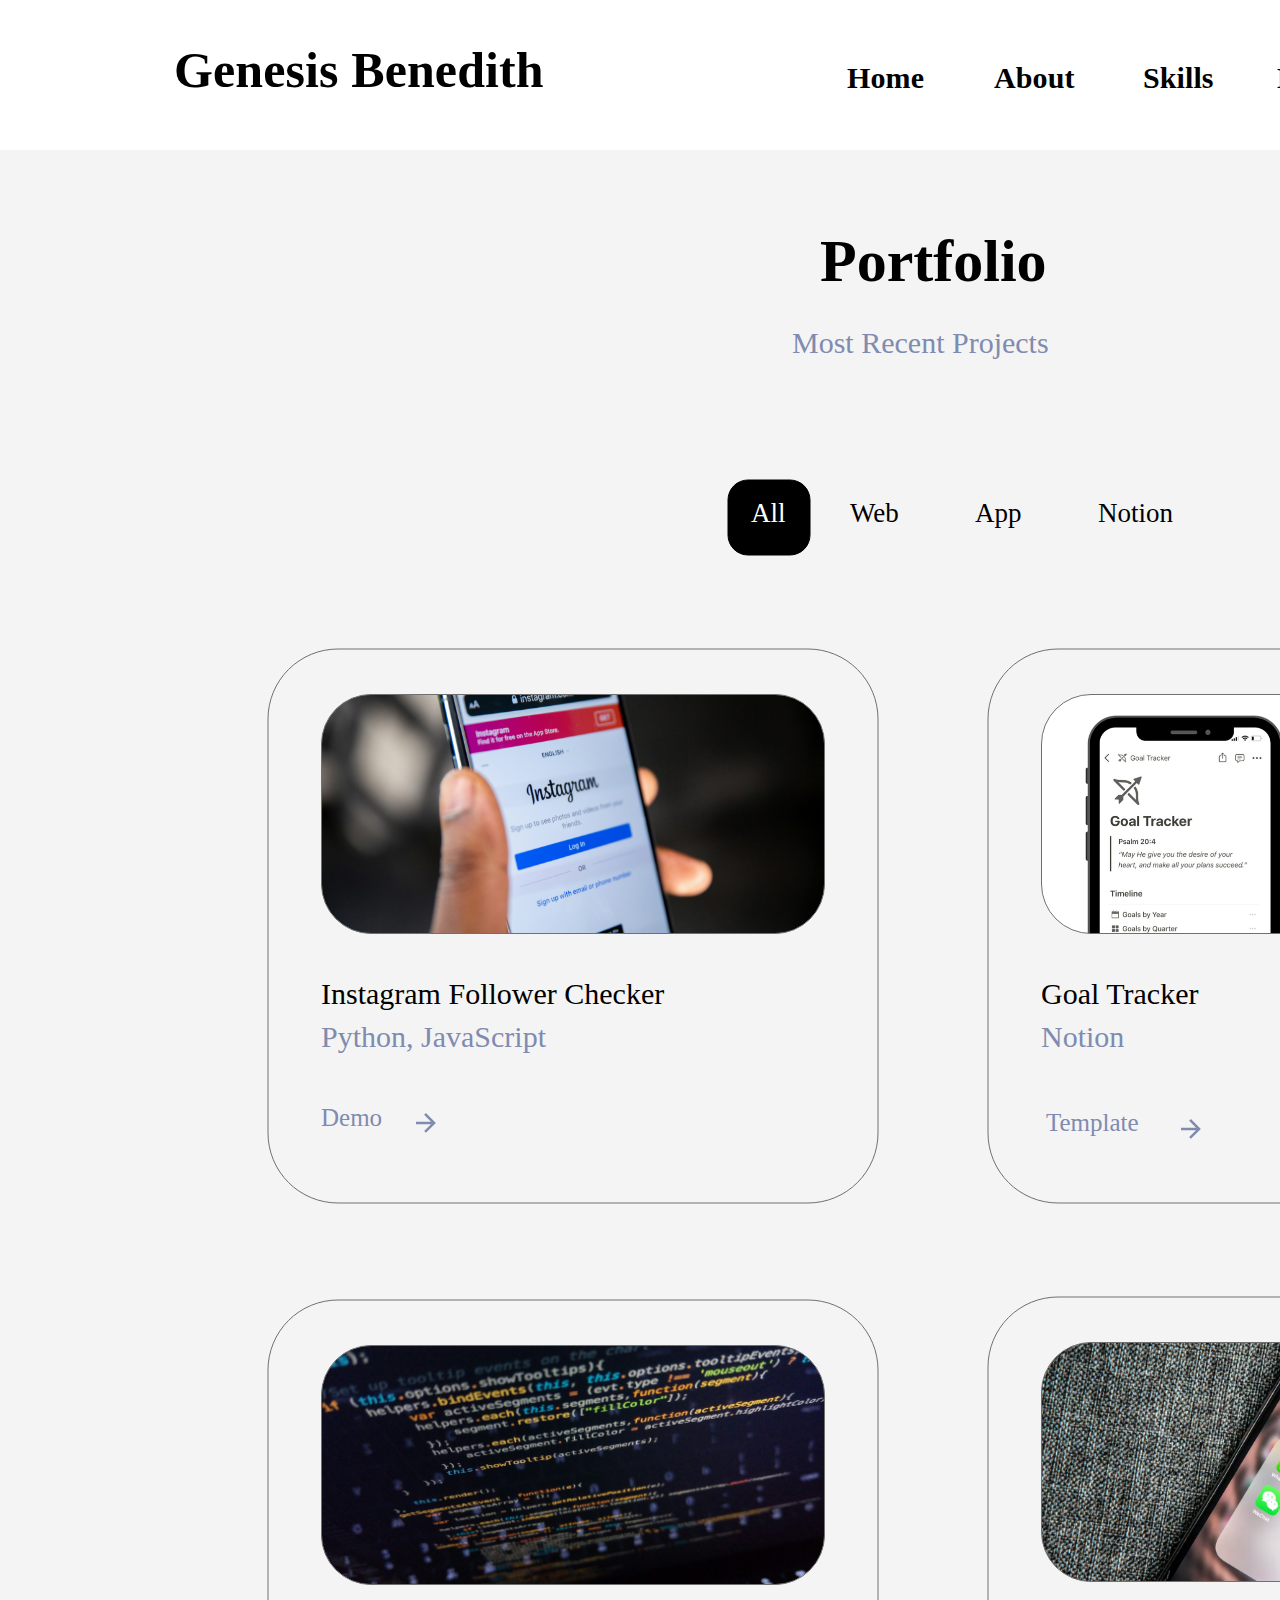
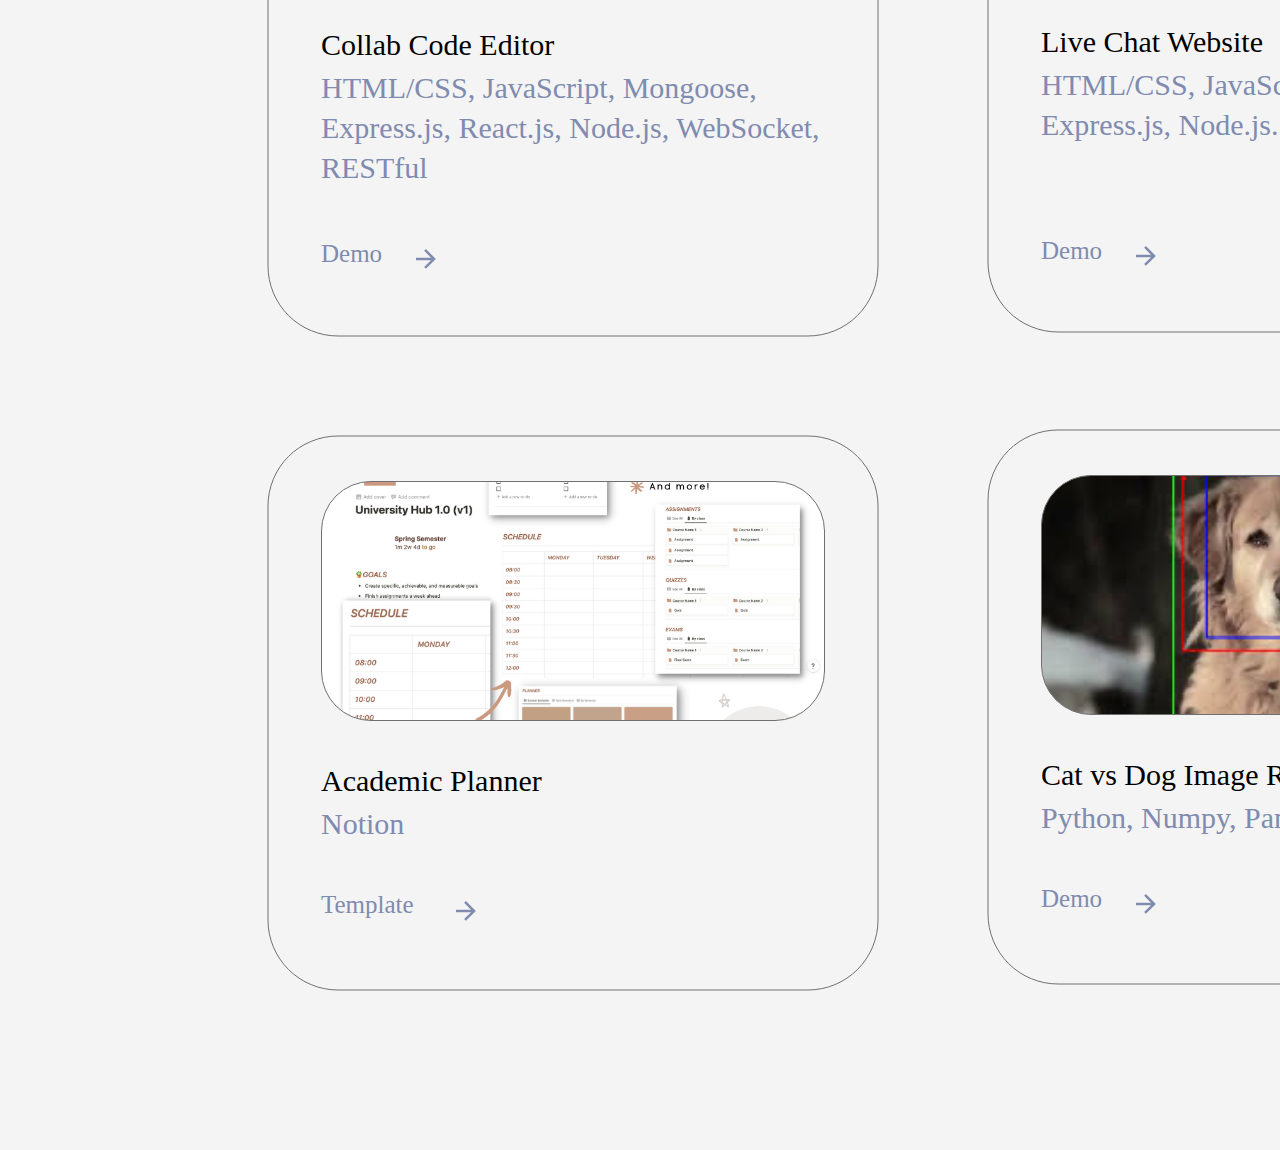
<file: portfolio/portfolio.html>
<!DOCTYPE html>
<html>
<head>
<meta charset="utf-8"/>
<meta http-equiv="X-UA-Compatible" content="IE=edge"/>
<meta name="viewport" content="width=device-width, initial-scale=1.0">
<title>Genesis Benedith | Portfolio</title>
<style id="applicationStylesheet" type="text/css">
	.mediaViewInfo {
		--web-view-name: portfolio;
		--web-view-id: portfolio;
		--web-scale-on-resize: true;
		--web-enable-deep-linking: true;
	}
	:root {
		--web-view-ids: portfolio;
	}
	* {
		margin: 0;
		padding: 0;
		box-sizing: border-box;
		border: none;
	}
	#portfolio {
		position: absolute;
		width: 1920px;
		height: 2750px;
		background-color: rgba(244,244,244,1);
		overflow: hidden;
		--web-view-name: portfolio;
		--web-view-id: portfolio;
		--web-scale-on-resize: true;
		--web-enable-deep-linking: true;
	}
	@keyframes  {
	
	
	}
	@keyframes  {
	
	
	}
	@keyframes  {
	
	
	}
	@keyframes  {
	
	
	}
	@keyframes  {
	
	
	}
	@keyframes  {
	
	
	}
	@keyframes  {
	
	
	}
	#Portfolio_o {
		left: 820px;
		top: 231px;
		position: absolute;
		overflow: visible;
		width: 282px;
		height: 84px;
		line-height: 108px;
		margin-top: -24px;
		text-align: left;
		font-family: Poppins;
		font-style: normal;
		font-weight: bold;
		font-size: 60px;
		color: rgba(0,0,0,1);
	}
	#Most_Recent_Projects {
		left: 792px;
		top: 328px;
		position: absolute;
		overflow: visible;
		width: 338px;
		height: 43px;
		line-height: 108px;
		margin-top: -39px;
		text-align: left;
		font-family: Poppins;
		font-style: normal;
		font-weight: normal;
		font-size: 30px;
		color: rgba(127,139,175,1);
	}
	#portfolio_options {
		position: absolute;
		width: 464px;
		height: 75px;
		left: 728px;
		top: 480px;
		overflow: visible;
	}
	#Rectangle_4 {
		fill: rgba(0,0,0,1);
		stroke: rgba(0,0,0,1);
		stroke-width: 1px;
		stroke-linejoin: miter;
		stroke-linecap: butt;
		stroke-miterlimit: 4;
		shape-rendering: auto;
	}
	.Rectangle_4 {
		position: absolute;
		overflow: visible;
		width: 82px;
		height: 75px;
		left: 0px;
		top: 0px;
	}
	#All {
		left: 23px;
		top: 19px;
		position: absolute;
		overflow: visible;
		width: 37px;
		height: 37px;
		line-height: 108px;
		margin-top: -40.5px;
		text-align: left;
		font-family: Poppins;
		font-style: normal;
		font-weight: normal;
		font-size: 27px;
		color: rgba(255,255,255,1);
	}
	#Web {
		left: 122px;
		top: 19px;
		position: absolute;
		overflow: visible;
		width: 63px;
		height: 37px;
		--web-animation: fadein undefineds undefined;
		--web-action-type: page;
		--web-action-target: portfolio___web.html;
		cursor: pointer;
		line-height: 108px;
		margin-top: -40.5px;
		text-align: left;
		font-family: Poppins;
		font-style: normal;
		font-weight: normal;
		font-size: 27px;
		color: rgba(0,0,0,1);
	}
	#App {
		left: 247px;
		top: 19px;
		position: absolute;
		overflow: visible;
		width: 61px;
		height: 37px;
		--web-animation: fadein undefineds undefined;
		--web-action-type: page;
		--web-action-target: portfolio___app.html;
		cursor: pointer;
		line-height: 108px;
		margin-top: -40.5px;
		text-align: left;
		font-family: Poppins;
		font-style: normal;
		font-weight: normal;
		font-size: 27px;
		color: rgba(0,0,0,1);
	}
	#Notion {
		left: 370px;
		top: 19px;
		position: absolute;
		overflow: visible;
		width: 95px;
		height: 37px;
		--web-animation: fadein undefineds undefined;
		--web-action-type: page;
		--web-action-target: portfolio___notion.html;
		cursor: pointer;
		line-height: 108px;
		margin-top: -40.5px;
		text-align: left;
		font-family: Poppins;
		font-style: normal;
		font-weight: normal;
		font-size: 27px;
		color: rgba(0,0,0,1);
	}
	#hivescript {
		position: absolute;
		width: 610px;
		height: 636px;
		left: 268px;
		top: 1300px;
		overflow: visible;
	}
	#Rectangle_10 {
		fill: transparent;
		stroke: rgba(112,112,112,1);
		stroke-width: 1px;
		stroke-linejoin: miter;
		stroke-linecap: butt;
		stroke-miterlimit: 4;
		shape-rendering: auto;
	}
	.Rectangle_10 {
		position: absolute;
		overflow: visible;
		width: 610px;
		height: 636px;
		left: 0px;
		top: 0px;
	}
	#irvan-smith-cwqG1N1AtI0-unspla {
		position: absolute;
		width: 504px;
		height: 240px;
		left: 53px;
		top: 45px;
		overflow: visible;
	}
	#Collab_Code_Editor {
		left: 53px;
		top: 330px;
		position: absolute;
		overflow: visible;
		width: 445px;
		height: 43px;
		line-height: 108px;
		margin-top: -39px;
		text-align: left;
		font-family: Poppins;
		font-style: normal;
		font-weight: normal;
		font-size: 30px;
		color: rgba(0,0,0,1);
	}
	#HTMLCSS_JavaScript_Mongoose_Ex {
		left: 53px;
		top: 373px;
		position: absolute;
		overflow: visible;
		width: 505px;
		height: 123px;
		line-height: 40px;
		margin-top: -5px;
		text-align: left;
		font-family: Poppins;
		font-style: normal;
		font-weight: normal;
		font-size: 30px;
		color: rgba(127,139,175,1);
	}
	#hivescript_demo {
		position: absolute;
		width: 119px;
		height: 35px;
		left: 53px;
		top: 541px;
		overflow: visible;
	}
	#Demo {
		left: 0px;
		top: 0px;
		position: absolute;
		overflow: visible;
		width: 106px;
		height: 35px;
		line-height: 40px;
		margin-top: -7.5px;
		text-align: left;
		font-family: Poppins;
		font-style: normal;
		font-weight: normal;
		font-size: 25px;
		color: rgba(127,139,175,1);
	}
	#MDI__arrow-right {
		position: absolute;
		width: 28px;
		height: 28px;
		left: 91px;
		top: 3.5px;
		overflow: visible;
	}
	#Boundary {
		opacity: 0;
		fill: rgba(127,139,175,1);
		stroke: rgba(0,0,0,0);
		stroke-width: 1px;
		stroke-linejoin: miter;
		stroke-linecap: butt;
		stroke-miterlimit: 4;
		shape-rendering: auto;
	}
	.Boundary {
		position: absolute;
		overflow: visible;
		width: 28px;
		height: 28px;
		left: 0px;
		top: 0px;
	}
	#Path__arrow-right {
		fill: rgba(127,139,175,1);
	}
	.Path__arrow-right {
		overflow: visible;
		position: absolute;
		width: 19.84px;
		height: 19.84px;
		left: 4px;
		top: 4px;
		transform: matrix(1,0,0,1,0,0);
	}
	#ig_follower_checker {
		position: absolute;
		width: 610px;
		height: 554px;
		left: 268px;
		top: 649px;
		overflow: visible;
	}
	#Rectangle_7 {
		fill: transparent;
		stroke: rgba(112,112,112,1);
		stroke-width: 1px;
		stroke-linejoin: miter;
		stroke-linecap: butt;
		stroke-miterlimit: 4;
		shape-rendering: auto;
	}
	.Rectangle_7 {
		position: absolute;
		overflow: visible;
		width: 610px;
		height: 554px;
		left: 0px;
		top: 0px;
	}
	#solen-feyissa-KWZa42a1kds-unsp {
		position: absolute;
		width: 504px;
		height: 240px;
		left: 53px;
		top: 45px;
		overflow: visible;
	}
	#Instagram_Follower_Checker {
		left: 53px;
		top: 330px;
		position: absolute;
		overflow: visible;
		width: 445px;
		height: 43px;
		line-height: 108px;
		margin-top: -39px;
		text-align: left;
		font-family: Poppins;
		font-style: normal;
		font-weight: normal;
		font-size: 30px;
		color: rgba(0,0,0,1);
	}
	#Python_JavaScript {
		left: 53px;
		top: 373px;
		position: absolute;
		overflow: visible;
		width: 406px;
		height: 43px;
		line-height: 40px;
		margin-top: -5px;
		text-align: left;
		font-family: Poppins;
		font-style: normal;
		font-weight: normal;
		font-size: 30px;
		color: rgba(127,139,175,1);
	}
	#ig_demo {
		position: absolute;
		width: 119px;
		height: 35px;
		left: 53px;
		top: 456px;
		overflow: visible;
	}
	#Demo_bc {
		left: 0px;
		top: 0px;
		position: absolute;
		overflow: visible;
		width: 106px;
		height: 35px;
		line-height: 40px;
		margin-top: -7.5px;
		text-align: left;
		font-family: Poppins;
		font-style: normal;
		font-weight: normal;
		font-size: 25px;
		color: rgba(127,139,175,1);
	}
	#MDI__arrow-right_bd {
		position: absolute;
		width: 28px;
		height: 28px;
		left: 91px;
		top: 3.5px;
		overflow: visible;
	}
	#Boundary_be {
		opacity: 0;
		fill: rgba(127,139,175,1);
		stroke: rgba(0,0,0,0);
		stroke-width: 1px;
		stroke-linejoin: miter;
		stroke-linecap: butt;
		stroke-miterlimit: 4;
		shape-rendering: auto;
	}
	.Boundary_be {
		position: absolute;
		overflow: visible;
		width: 28px;
		height: 28px;
		left: 0px;
		top: 0px;
	}
	#Path__arrow-right_bf {
		fill: rgba(127,139,175,1);
	}
	.Path__arrow-right_bf {
		overflow: visible;
		position: absolute;
		width: 19.84px;
		height: 19.84px;
		left: 4px;
		top: 4px;
		transform: matrix(1,0,0,1,0,0);
	}
	#goal_tracker {
		position: absolute;
		width: 610px;
		height: 554px;
		left: 988px;
		top: 649px;
		overflow: visible;
	}
	#Rectangle_18 {
		fill: transparent;
		stroke: rgba(112,112,112,1);
		stroke-width: 1px;
		stroke-linejoin: miter;
		stroke-linecap: butt;
		stroke-miterlimit: 4;
		shape-rendering: auto;
	}
	.Rectangle_18 {
		position: absolute;
		overflow: visible;
		width: 610px;
		height: 554px;
		left: 0px;
		top: 0px;
	}
	#n_dc28e39cec0b803507101746f388 {
		position: absolute;
		width: 504px;
		height: 240px;
		left: 53px;
		top: 45px;
		overflow: visible;
	}
	#Goal_Tracker_bj {
		left: 53px;
		top: 330px;
		position: absolute;
		overflow: visible;
		width: 445px;
		height: 43px;
		line-height: 108px;
		margin-top: -39px;
		text-align: left;
		font-family: Poppins;
		font-style: normal;
		font-weight: normal;
		font-size: 30px;
		color: rgba(0,0,0,1);
	}
	#Notion_bk {
		left: 53px;
		top: 373px;
		position: absolute;
		overflow: visible;
		width: 406px;
		height: 43px;
		line-height: 40px;
		margin-top: -5px;
		text-align: left;
		font-family: Poppins;
		font-style: normal;
		font-weight: normal;
		font-size: 30px;
		color: rgba(127,139,175,1);
	}
	#goal_template {
		position: absolute;
		width: 159px;
		height: 35px;
		left: 58px;
		top: 461px;
		overflow: visible;
	}
	#Template {
		left: 0px;
		top: 0px;
		position: absolute;
		overflow: visible;
		width: 132px;
		height: 35px;
		line-height: 40px;
		margin-top: -7.5px;
		text-align: left;
		font-family: Poppins;
		font-style: normal;
		font-weight: normal;
		font-size: 25px;
		color: rgba(127,139,175,1);
	}
	#MDI__arrow-right_bn {
		position: absolute;
		width: 28px;
		height: 28px;
		left: 131px;
		top: 5px;
		overflow: visible;
	}
	#Boundary_bo {
		opacity: 0;
		fill: rgba(127,139,175,1);
		stroke: rgba(0,0,0,0);
		stroke-width: 1px;
		stroke-linejoin: miter;
		stroke-linecap: butt;
		stroke-miterlimit: 4;
		shape-rendering: auto;
	}
	.Boundary_bo {
		position: absolute;
		overflow: visible;
		width: 28px;
		height: 28px;
		left: 0px;
		top: 0px;
	}
	#Path__arrow-right_bp {
		fill: rgba(127,139,175,1);
	}
	.Path__arrow-right_bp {
		overflow: visible;
		position: absolute;
		width: 19.84px;
		height: 19.84px;
		left: 4px;
		top: 4px;
		transform: matrix(1,0,0,1,0,0);
	}
	#chatty {
		position: absolute;
		width: 610px;
		height: 635px;
		left: 988px;
		top: 1297px;
		overflow: visible;
	}
	#Rectangle_14 {
		fill: transparent;
		stroke: rgba(112,112,112,1);
		stroke-width: 1px;
		stroke-linejoin: miter;
		stroke-linecap: butt;
		stroke-miterlimit: 4;
		shape-rendering: auto;
	}
	.Rectangle_14 {
		position: absolute;
		overflow: visible;
		width: 610px;
		height: 635px;
		left: 0px;
		top: 0px;
	}
	#n_5fc570ef6d77a62769be7245349c {
		position: absolute;
		width: 504px;
		height: 240px;
		left: 53px;
		top: 45px;
		overflow: visible;
	}
	#Live_Chat_Website {
		left: 53px;
		top: 330px;
		position: absolute;
		overflow: visible;
		width: 445px;
		height: 43px;
		line-height: 108px;
		margin-top: -39px;
		text-align: left;
		font-family: Poppins;
		font-style: normal;
		font-weight: normal;
		font-size: 30px;
		color: rgba(0,0,0,1);
	}
	#HTMLCSS_JavaScript_Mongoose_Ex_bu {
		left: 53px;
		top: 373px;
		position: absolute;
		overflow: visible;
		width: 505px;
		height: 123px;
		line-height: 40px;
		margin-top: -5px;
		text-align: left;
		font-family: Poppins;
		font-style: normal;
		font-weight: normal;
		font-size: 30px;
		color: rgba(127,139,175,1);
	}
	#chatty_demo {
		position: absolute;
		width: 114.84px;
		height: 35px;
		left: 53px;
		top: 541px;
		overflow: visible;
	}
	#Demo_bw {
		left: 0px;
		top: 0px;
		position: absolute;
		overflow: visible;
		width: 106px;
		height: 35px;
		line-height: 40px;
		margin-top: -7.5px;
		text-align: left;
		font-family: Poppins;
		font-style: normal;
		font-weight: normal;
		font-size: 25px;
		color: rgba(127,139,175,1);
	}
	#MDI__arrow-right_bx {
		position: absolute;
		width: 35px;
		height: 28px;
		left: 79.84px;
		top: 2.5px;
		overflow: visible;
	}
	#Boundary_by {
		opacity: 0;
		fill: rgba(127,139,175,1);
		stroke: rgba(0,0,0,0);
		stroke-width: 1px;
		stroke-linejoin: miter;
		stroke-linecap: butt;
		stroke-miterlimit: 4;
		shape-rendering: auto;
	}
	.Boundary_by {
		position: absolute;
		overflow: visible;
		width: 28px;
		height: 28px;
		left: 0px;
		top: 0px;
	}
	#Path__arrow-right_bz {
		fill: rgba(127,139,175,1);
	}
	.Path__arrow-right_bz {
		overflow: visible;
		position: absolute;
		width: 19.84px;
		height: 19.84px;
		left: 15.16px;
		top: 5px;
		transform: matrix(1,0,0,1,0,0);
	}
	#academic_planner {
		position: absolute;
		width: 610px;
		height: 554px;
		left: 268px;
		top: 2036px;
		overflow: visible;
	}
	#Rectangle_16 {
		fill: transparent;
		stroke: rgba(112,112,112,1);
		stroke-width: 1px;
		stroke-linejoin: miter;
		stroke-linecap: butt;
		stroke-miterlimit: 4;
		shape-rendering: auto;
	}
	.Rectangle_16 {
		position: absolute;
		overflow: visible;
		width: 610px;
		height: 554px;
		left: 0px;
		top: 0px;
	}
	#d540df97fc34328d2d48e003dd4799 {
		position: absolute;
		width: 504px;
		height: 240px;
		left: 53px;
		top: 45px;
		overflow: visible;
	}
	#Academic_Planner_b {
		left: 53px;
		top: 330px;
		position: absolute;
		overflow: visible;
		width: 445px;
		height: 43px;
		line-height: 108px;
		margin-top: -39px;
		text-align: left;
		font-family: Poppins;
		font-style: normal;
		font-weight: normal;
		font-size: 30px;
		color: rgba(0,0,0,1);
	}
	#Notion_b {
		left: 53px;
		top: 373px;
		position: absolute;
		overflow: visible;
		width: 406px;
		height: 43px;
		line-height: 40px;
		margin-top: -5px;
		text-align: left;
		font-family: Poppins;
		font-style: normal;
		font-weight: normal;
		font-size: 30px;
		color: rgba(127,139,175,1);
	}
	#academic_template {
		position: absolute;
		width: 159px;
		height: 35px;
		left: 53px;
		top: 456px;
		overflow: visible;
	}
	#Template_b {
		left: 0px;
		top: 0px;
		position: absolute;
		overflow: visible;
		width: 132px;
		height: 35px;
		line-height: 40px;
		margin-top: -7.5px;
		text-align: left;
		font-family: Poppins;
		font-style: normal;
		font-weight: normal;
		font-size: 25px;
		color: rgba(127,139,175,1);
	}
	#MDI__arrow-right_b {
		position: absolute;
		width: 28px;
		height: 28px;
		left: 131px;
		top: 5px;
		overflow: visible;
	}
	#Boundary_b {
		opacity: 0;
		fill: rgba(127,139,175,1);
		stroke: rgba(0,0,0,0);
		stroke-width: 1px;
		stroke-linejoin: miter;
		stroke-linecap: butt;
		stroke-miterlimit: 4;
		shape-rendering: auto;
	}
	.Boundary_b {
		position: absolute;
		overflow: visible;
		width: 28px;
		height: 28px;
		left: 0px;
		top: 0px;
	}
	#Path__arrow-right_b {
		fill: rgba(127,139,175,1);
	}
	.Path__arrow-right_b {
		overflow: visible;
		position: absolute;
		width: 19.84px;
		height: 19.84px;
		left: 4px;
		top: 4px;
		transform: matrix(1,0,0,1,0,0);
	}
	#ai_cats_vs_dogs {
		position: absolute;
		width: 610px;
		height: 554px;
		left: 988px;
		top: 2030px;
		overflow: visible;
	}
	#Rectangle_12 {
		fill: transparent;
		stroke: rgba(112,112,112,1);
		stroke-width: 1px;
		stroke-linejoin: miter;
		stroke-linecap: butt;
		stroke-miterlimit: 4;
		shape-rendering: auto;
	}
	.Rectangle_12 {
		position: absolute;
		overflow: visible;
		width: 610px;
		height: 554px;
		left: 0px;
		top: 0px;
	}
	#n_407d01d62f8c8493b3d0494ccca4 {
		position: absolute;
		width: 504px;
		height: 240px;
		left: 53px;
		top: 45px;
		overflow: visible;
	}
	#Cat_vs_Dog_Image_Recognition {
		left: 53px;
		top: 330px;
		position: absolute;
		overflow: visible;
		width: 505px;
		height: 43px;
		line-height: 108px;
		margin-top: -39px;
		text-align: left;
		font-family: Poppins;
		font-style: normal;
		font-weight: normal;
		font-size: 30px;
		color: rgba(0,0,0,1);
	}
	#Python_Numpy_Panda_Keras {
		left: 53px;
		top: 373px;
		position: absolute;
		overflow: visible;
		width: 505px;
		height: 43px;
		line-height: 40px;
		margin-top: -5px;
		text-align: left;
		font-family: Poppins;
		font-style: normal;
		font-weight: normal;
		font-size: 30px;
		color: rgba(127,139,175,1);
	}
	#ai_demo {
		position: absolute;
		width: 119px;
		height: 35px;
		left: 53px;
		top: 456px;
		overflow: visible;
	}
	#Demo_cg {
		left: 0px;
		top: 0px;
		position: absolute;
		overflow: visible;
		width: 106px;
		height: 35px;
		line-height: 40px;
		margin-top: -7.5px;
		text-align: left;
		font-family: Poppins;
		font-style: normal;
		font-weight: normal;
		font-size: 25px;
		color: rgba(127,139,175,1);
	}
	#MDI__arrow-right_ch {
		position: absolute;
		width: 28px;
		height: 28px;
		left: 91px;
		top: 3.5px;
		overflow: visible;
	}
	#Boundary_ci {
		opacity: 0;
		fill: rgba(127,139,175,1);
		stroke: rgba(0,0,0,0);
		stroke-width: 1px;
		stroke-linejoin: miter;
		stroke-linecap: butt;
		stroke-miterlimit: 4;
		shape-rendering: auto;
	}
	.Boundary_ci {
		position: absolute;
		overflow: visible;
		width: 28px;
		height: 28px;
		left: 0px;
		top: 0px;
	}
	#Path__arrow-right_cj {
		fill: rgba(127,139,175,1);
	}
	.Path__arrow-right_cj {
		overflow: visible;
		position: absolute;
		width: 19.84px;
		height: 19.84px;
		left: 4px;
		top: 4px;
		transform: matrix(1,0,0,1,0,0);
	}
	#header {
		position: absolute;
		width: 1920px;
		height: 150px;
		left: 0px;
		top: 0px;
		overflow: visible;
	}
	#Rectangle_2 {
		fill: rgba(255,255,255,1);
	}
	.Rectangle_2 {
		position: absolute;
		overflow: visible;
		width: 1920px;
		height: 150px;
		left: 0px;
		top: 0px;
	}
	#Genesis_Benedith {
		left: 174px;
		top: 41px;
		position: absolute;
		overflow: visible;
		width: 449px;
		white-space: nowrap;
		text-align: left;
		font-family: Poppins;
		font-style: normal;
		font-weight: bold;
		font-size: 50px;
		color: rgba(0,0,0,1);
		letter-spacing: 0.1px;
	}
	#Home {
		left: 847px;
		top: 61px;
		position: absolute;
		overflow: visible;
		width: 93px;
		white-space: nowrap;
		--web-animation: fadein undefineds undefined;
		--web-action-type: page;
		--web-action-target: index.html;
		cursor: pointer;
		text-align: left;
		font-family: Poppins;
		font-style: normal;
		font-weight: bold;
		font-size: 30px;
		color: rgba(0,0,0,1);
		letter-spacing: 0.1px;
	}
	#Portfolio_co {
		left: 1488px;
		top: 61px;
		position: absolute;
		overflow: visible;
		width: 130px;
		white-space: nowrap;
		text-align: left;
		font-family: Poppins;
		font-style: normal;
		font-weight: bold;
		font-size: 30px;
		color: rgba(0,0,0,1);
		letter-spacing: 0.1px;
	}
	#Contact {
		left: 1672px;
		top: 61px;
		position: absolute;
		overflow: visible;
		width: 126px;
		white-space: nowrap;
		text-align: left;
		font-family: Poppins;
		font-style: normal;
		font-weight: bold;
		font-size: 30px;
		color: rgba(0,0,0,1);
		letter-spacing: 0.1px;
	}
	#Skills {
		left: 1143px;
		top: 61px;
		position: absolute;
		overflow: visible;
		width: 80px;
		white-space: nowrap;
		--web-animation: fadein undefineds undefined;
		--web-action-type: page;
		--web-action-target: skills.html;
		cursor: pointer;
		text-align: left;
		font-family: Poppins;
		font-style: normal;
		font-weight: bold;
		font-size: 30px;
		color: rgba(0,0,0,1);
		letter-spacing: 0.1px;
	}
	#Experience {
		left: 1277px;
		top: 61px;
		position: absolute;
		overflow: visible;
		width: 170px;
		white-space: nowrap;
		--web-animation: fadein undefineds undefined;
		--web-action-type: page;
		--web-action-target: background___experience.html;
		cursor: pointer;
		text-align: left;
		font-family: Poppins;
		font-style: normal;
		font-weight: bold;
		font-size: 30px;
		color: rgba(0,0,0,1);
		letter-spacing: 0.1px;
	}
	#About {
		left: 994px;
		top: 61px;
		position: absolute;
		overflow: visible;
		width: 95px;
		white-space: nowrap;
		--web-animation: fadein undefineds undefined;
		--web-action-type: page;
		--web-action-target: about.html;
		cursor: pointer;
		text-align: left;
		font-family: Poppins;
		font-style: normal;
		font-weight: bold;
		font-size: 30px;
		color: rgba(0,0,0,1);
		letter-spacing: 0.1px;
	}
</style>
<script id="applicationScript">
///////////////////////////////////////
// INITIALIZATION
///////////////////////////////////////

/**
 * Functionality for scaling, showing by media query, and navigation between multiple pages on a single page. 
 * Code subject to change.
 **/

if (window.console==null) { window["console"] = { log : function() {} } }; // some browsers do not set console

var Application = function() {
	// event constants
	this.prefix = "--web-";
	this.NAVIGATION_CHANGE = "viewChange";
	this.VIEW_NOT_FOUND = "viewNotFound";
	this.VIEW_CHANGE = "viewChange";
	this.VIEW_CHANGING = "viewChanging";
	this.STATE_NOT_FOUND = "stateNotFound";
	this.APPLICATION_COMPLETE = "applicationComplete";
	this.APPLICATION_RESIZE = "applicationResize";
	this.SIZE_STATE_NAME = "data-is-view-scaled";
	this.STATE_NAME = this.prefix + "state";

	this.lastTrigger = null;
	this.lastView = null;
	this.lastState = null;
	this.lastOverlay = null;
	this.currentView = null;
	this.currentState = null;
	this.currentOverlay = null;
	this.currentQuery = {index: 0, rule: null, mediaText: null, id: null};
	this.inclusionQuery = "(min-width: 0px)";
	this.exclusionQuery = "none and (min-width: 99999px)";
	this.LastModifiedDateLabelName = "LastModifiedDateLabel";
	this.viewScaleSliderId = "ViewScaleSliderInput";
	this.pageRefreshedName = "showPageRefreshedNotification";
	this.application = null;
	this.applicationStylesheet = null;
	this.showByMediaQuery = null;
	this.mediaQueryDictionary = {};
	this.viewsDictionary = {};
	this.addedViews = [];
	this.viewStates = [];
	this.views = [];
	this.viewIds = [];
	this.viewQueries = {};
	this.overlays = {};
	this.overlayIds = [];
	this.numberOfViews = 0;
	this.verticalPadding = 0;
	this.horizontalPadding = 0;
	this.stateName = null;
	this.viewScale = 1;
	this.viewLeft = 0;
	this.viewTop = 0;
	this.horizontalScrollbarsNeeded = false;
	this.verticalScrollbarsNeeded = false;

	// view settings
	this.showUpdateNotification = false;
	this.showNavigationControls = false;
	this.scaleViewsToFit = false;
	this.scaleToFitOnDoubleClick = false;
	this.actualSizeOnDoubleClick = false;
	this.scaleViewsOnResize = false;
	this.navigationOnKeypress = false;
	this.showViewName = false;
	this.enableDeepLinking = true;
	this.refreshPageForChanges = false;
	this.showRefreshNotifications = true;

	// view controls
	this.scaleViewSlider = null;
	this.lastModifiedLabel = null;
	this.supportsPopState = false; // window.history.pushState!=null;
	this.initialized = false;

	// refresh properties
	this.refreshDuration = 250;
	this.lastModifiedDate = null;
	this.refreshRequest = null;
	this.refreshInterval = null;
	this.refreshContent = null;
	this.refreshContentSize = null;
	this.refreshCheckContent = false;
	this.refreshCheckContentSize = false;

	var self = this;

	self.initialize = function(event) {
		var view = self.getVisibleView();
		var views = self.getVisibleViews();
		if (view==null) view = self.getInitialView();
		self.collectViews();
		self.collectOverlays();
		self.collectMediaQueries();

		for (let index = 0; index < views.length; index++) {
			var view = views[index];
			self.setViewOptions(view);
			self.setViewVariables(view);
			self.centerView(view);
		}

		// sometimes the body size is 0 so we call this now and again later
		if (self.initialized) {
			window.addEventListener(self.NAVIGATION_CHANGE, self.viewChangeHandler);
			window.addEventListener("keyup", self.keypressHandler);
			window.addEventListener("keypress", self.keypressHandler);
			window.addEventListener("resize", self.resizeHandler);
			window.document.addEventListener("dblclick", self.doubleClickHandler);

			if (self.supportsPopState) {
				window.addEventListener('popstate', self.popStateHandler);
			}
			else {
				window.addEventListener('hashchange', self.hashChangeHandler);
			}

			// we are ready to go
			window.dispatchEvent(new Event(self.APPLICATION_COMPLETE));
		}

		if (self.initialized==false) {
			if (self.enableDeepLinking) {
				self.syncronizeViewToURL();
			} 
	
			if (self.refreshPageForChanges) {
				self.setupRefreshForChanges();
			}
	
			self.initialized = true;
		}
		
		if (self.scaleViewsToFit) {
			self.viewScale = self.scaleViewToFit(view);
			
			if (self.viewScale<0) {
				setTimeout(self.scaleViewToFit, 500, view);
			}
		}
		else if (view) {
			self.viewScale = self.getViewScaleValue(view);
			self.centerView(view);
			self.updateSliderValue(self.viewScale);
		}
		else {
			// no view found
		}
	
		if (self.showUpdateNotification) {
			self.showNotification();
		}

		//"addEventListener" in window ? null : window.addEventListener = window.attachEvent;
		//"addEventListener" in document ? null : document.addEventListener = document.attachEvent;
	}


	///////////////////////////////////////
	// AUTO REFRESH 
	///////////////////////////////////////

	self.setupRefreshForChanges = function() {
		self.refreshRequest = new XMLHttpRequest();

		if (!self.refreshRequest) {
			return false;
		}

		// get document start values immediately
		self.requestRefreshUpdate();
	}

	/**
	 * Attempt to check the last modified date by the headers 
	 * or the last modified property from the byte array (experimental)
	 **/
	self.requestRefreshUpdate = function() {
		var url = document.location.href;
		var protocol = window.location.protocol;
		var method;
		
		try {

			if (self.refreshCheckContentSize) {
				self.refreshRequest.open('HEAD', url, true);
			}
			else if (self.refreshCheckContent) {
				self.refreshContent = document.documentElement.outerHTML;
				self.refreshRequest.open('GET', url, true);
				self.refreshRequest.responseType = "text";
			}
			else {

				// get page last modified date for the first call to compare to later
				if (self.lastModifiedDate==null) {

					// File system does not send headers in FF so get blob if possible
					if (protocol=="file:") {
						self.refreshRequest.open("GET", url, true);
						self.refreshRequest.responseType = "blob";
					}
					else {
						self.refreshRequest.open("HEAD", url, true);
						self.refreshRequest.responseType = "blob";
					}

					self.refreshRequest.onload = self.refreshOnLoadOnceHandler;

					// In some browsers (Chrome & Safari) this error occurs at send: 
					// 
					// Chrome - Access to XMLHttpRequest at 'file:///index.html' from origin 'null' 
					// has been blocked by CORS policy: 
					// Cross origin requests are only supported for protocol schemes: 
					// http, data, chrome, chrome-extension, https.
					// 
					// Safari - XMLHttpRequest cannot load file:///Users/user/Public/index.html. Cross origin requests are only supported for HTTP.
					// 
					// Solution is to run a local server, set local permissions or test in another browser
					self.refreshRequest.send(null);

					// In MS browsers the following behavior occurs possibly due to an AJAX call to check last modified date: 
					// 
					// DOM7011: The code on this page disabled back and forward caching.

					// In Brave (Chrome) error when on the server
					// index.js:221 HEAD https://www.example.com/ net::ERR_INSUFFICIENT_RESOURCES
					// self.refreshRequest.send(null);

				}
				else {
					self.refreshRequest = new XMLHttpRequest();
					self.refreshRequest.onreadystatechange = self.refreshHandler;
					self.refreshRequest.ontimeout = function() {
						self.log("Couldn't find page to check for updates");
					}
					
					var method;
					if (protocol=="file:") {
						method = "GET";
					}
					else {
						method = "HEAD";
					}

					//refreshRequest.open('HEAD', url, true);
					self.refreshRequest.open(method, url, true);
					self.refreshRequest.responseType = "blob";
					self.refreshRequest.send(null);
				}
			}
		}
		catch (error) {
			self.log("Refresh failed for the following reason:")
			self.log(error);
		}
	}

	self.refreshHandler = function() {
		var contentSize;

		try {

			if (self.refreshRequest.readyState === XMLHttpRequest.DONE) {
				
				if (self.refreshRequest.status === 2 || 
					self.refreshRequest.status === 200) {
					var pageChanged = false;

					self.updateLastModifiedLabel();

					if (self.refreshCheckContentSize) {
						var lastModifiedHeader = self.refreshRequest.getResponseHeader("Last-Modified");
						contentSize = self.refreshRequest.getResponseHeader("Content-Length");
						//lastModifiedDate = refreshRequest.getResponseHeader("Last-Modified");
						var headers = self.refreshRequest.getAllResponseHeaders();
						var hasContentHeader = headers.indexOf("Content-Length")!=-1;
						
						if (hasContentHeader) {
							contentSize = self.refreshRequest.getResponseHeader("Content-Length");

							// size has not been set yet
							if (self.refreshContentSize==null) {
								self.refreshContentSize = contentSize;
								// exit and let interval call this method again
								return;
							}

							if (contentSize!=self.refreshContentSize) {
								pageChanged = true;
							}
						}
					}
					else if (self.refreshCheckContent) {

						if (self.refreshRequest.responseText!=self.refreshContent) {
							pageChanged = true;
						}
					}
					else {
						lastModifiedHeader = self.getLastModified(self.refreshRequest);

						if (self.lastModifiedDate!=lastModifiedHeader) {
							self.log("lastModifiedDate:" + self.lastModifiedDate + ",lastModifiedHeader:" +lastModifiedHeader);
							pageChanged = true;
						}

					}

					
					if (pageChanged) {
						clearInterval(self.refreshInterval);
						self.refreshUpdatedPage();
						return;
					}

				}
				else {
					self.log('There was a problem with the request.');
				}

			}
		}
		catch( error ) {
			//console.log('Caught Exception: ' + error);
		}
	}

	self.refreshOnLoadOnceHandler = function(event) {

		// get the last modified date
		if (self.refreshRequest.response) {
			self.lastModifiedDate = self.getLastModified(self.refreshRequest);

			if (self.lastModifiedDate!=null) {

				if (self.refreshInterval==null) {
					self.refreshInterval = setInterval(self.requestRefreshUpdate, self.refreshDuration);
				}
			}
			else {
				self.log("Could not get last modified date from the server");
			}
		}
	}

	self.refreshUpdatedPage = function() {
		if (self.showRefreshNotifications) {
			var date = new Date().setTime((new Date().getTime()+10000));
			document.cookie = encodeURIComponent(self.pageRefreshedName) + "=true" + "; max-age=6000;" + " path=/";
		}

		document.location.reload(true);
	}

	self.showNotification = function(duration) {
		var notificationID = self.pageRefreshedName+"ID";
		var notification = document.getElementById(notificationID);
		if (duration==null) duration = 4000;

		if (notification!=null) {return;}

		notification = document.createElement("div");
		notification.id = notificationID;
		notification.textContent = "PAGE UPDATED";
		var styleRule = ""
		styleRule = "position: fixed; padding: 7px 16px 6px 16px; font-family: Arial, sans-serif; font-size: 10px; font-weight: bold; left: 50%;";
		styleRule += "top: 20px; background-color: rgba(0,0,0,.5); border-radius: 12px; color:rgb(235, 235, 235); transition: all 2s linear;";
		styleRule += "transform: translateX(-50%); letter-spacing: .5px; filter: drop-shadow(2px 2px 6px rgba(0, 0, 0, .1)); cursor: pointer";
		notification.setAttribute("style", styleRule);

		notification.className = "PageRefreshedClass";
		notification.addEventListener("click", function() {
			notification.parentNode.removeChild(notification);
		});
		
		document.body.appendChild(notification);

		setTimeout(function() {
			notification.style.opacity = "0";
			notification.style.filter = "drop-shadow( 0px 0px 0px rgba(0,0,0, .5))";
			setTimeout(function() {
				try {
					notification.parentNode.removeChild(notification);
				} catch(error) {}
			}, duration)
		}, duration);

		document.cookie = encodeURIComponent(self.pageRefreshedName) + "=; max-age=1; path=/";
	}

	/**
	 * Get the last modified date from the header 
	 * or file object after request has been received
	 **/
	self.getLastModified = function(request) {
		var date;

		// file protocol - FILE object with last modified property
		if (request.response && request.response.lastModified) {
			date = request.response.lastModified;
		}
		
		// http protocol - check headers
		if (date==null) {
			date = request.getResponseHeader("Last-Modified");
		}

		return date;
	}

	self.updateLastModifiedLabel = function() {
		var labelValue = "";
		
		if (self.lastModifiedLabel==null) {
			self.lastModifiedLabel = document.getElementById("LastModifiedLabel");
		}

		if (self.lastModifiedLabel) {
			var seconds = parseInt(((new Date().getTime() - Date.parse(document.lastModified)) / 1000 / 60) * 100 + "");
			var minutes = 0;
			var hours = 0;

			if (seconds < 60) {
				seconds = Math.floor(seconds/10)*10;
				labelValue = seconds + " seconds";
			}
			else {
				minutes = parseInt((seconds/60) + "");

				if (minutes>60) {
					hours = parseInt((seconds/60/60) +"");
					labelValue += hours==1 ? " hour" : " hours";
				}
				else {
					labelValue = minutes+"";
					labelValue += minutes==1 ? " minute" : " minutes";
				}
			}
			
			if (seconds<10) {
				labelValue = "Updated now";
			}
			else {
				labelValue = "Updated " + labelValue + " ago";
			}

			if (self.lastModifiedLabel.firstElementChild) {
				self.lastModifiedLabel.firstElementChild.textContent = labelValue;

			}
			else if ("textContent" in self.lastModifiedLabel) {
				self.lastModifiedLabel.textContent = labelValue;
			}
		}
	}

	self.getShortString = function(string, length) {
		if (length==null) length = 30;
		string = string!=null ? string.substr(0, length).replace(/\n/g, "") : "[String is null]";
		return string;
	}

	self.getShortNumber = function(value, places) {
		if (places==null || places<1) places = 4;
		value = Math.round(value * Math.pow(10,places)) / Math.pow(10, places);
		return value;
	}

	///////////////////////////////////////
	// NAVIGATION CONTROLS
	///////////////////////////////////////

	self.updateViewLabel = function() {
		var viewNavigationLabel = document.getElementById("ViewNavigationLabel");
		var view = self.getVisibleView();
		var viewIndex = view ? self.getViewIndex(view) : -1;
		var viewName = view ? self.getViewPreferenceValue(view, self.prefix + "view-name") : null;
		var viewId = view ? view.id : null;

		if (viewNavigationLabel && view) {
			if (viewName && viewName.indexOf('"')!=-1) {
				viewName = viewName.replace(/"/g, "");
			}

			if (self.showViewName) {
				viewNavigationLabel.textContent = viewName;
				self.setTooltip(viewNavigationLabel, viewIndex + 1 + " of " + self.numberOfViews);
			}
			else {
				viewNavigationLabel.textContent = viewIndex + 1 + " of " + self.numberOfViews;
				self.setTooltip(viewNavigationLabel, viewName);
			}

		}
	}

	self.updateURL = function(view) {
		view = view == null ? self.getVisibleView() : view;
		var viewId = view ? view.id : null
		var viewFragment = view ? "#"+ viewId : null;

		if (viewId && self.viewIds.length>1 && self.enableDeepLinking) {

			if (self.supportsPopState==false) {
				self.setFragment(viewId);
			}
			else {
				if (viewFragment!=window.location.hash) {

					if (window.location.hash==null) {
						window.history.replaceState({name:viewId}, null, viewFragment);
					}
					else {
						window.history.pushState({name:viewId}, null, viewFragment);
					}
				}
			}
		}
	}

	self.updateURLState = function(view, stateName) {
		stateName = view && (stateName=="" || stateName==null) ? self.getStateNameByViewId(view.id) : stateName;

		if (self.supportsPopState==false) {
			self.setFragment(stateName);
		}
		else {
			if (stateName!=window.location.hash) {

				if (window.location.hash==null) {
					window.history.replaceState({name:view.viewId}, null, stateName);
				}
				else {
					window.history.pushState({name:view.viewId}, null, stateName);
				}
			}
		}
	}

	self.setFragment = function(value) {
		window.location.hash = "#" + value;
	}

	self.setTooltip = function(element, value) {
		// setting the tooltip in edge causes a page crash on hover
		if (/Edge/.test(navigator.userAgent)) { return; }

		if ("title" in element) {
			element.title = value;
		}
	}

	self.getStylesheetRules = function(styleSheet) {
		try {
			if (styleSheet) return styleSheet.cssRules || styleSheet.rules;
	
			return document.styleSheets[0]["cssRules"] || document.styleSheets[0]["rules"];
		}
		catch (error) {
			// ERRORS:
			// SecurityError: The operation is insecure.
			// Errors happen when script loads before stylesheet or loading an external css locally

			// InvalidAccessError: A parameter or an operation is not supported by the underlying object
			// Place script after stylesheet

			console.log(error);
			if (error.toString().indexOf("The operation is insecure")!=-1) {
				console.log("Load the stylesheet before the script or load the stylesheet inline until it can be loaded on a server")
			}
			return [];
		}
	}

	/**
	 * If single page application hide all of the views. 
	 * @param {Number} selectedIndex if provided shows the view at index provided
	 **/
	self.hideViews = function(selectedIndex, animation) {
		var rules = self.getStylesheetRules();
		var queryIndex = 0;
		var numberOfRules = rules!=null ? rules.length : 0;

		// loop through rules and hide media queries except selected
		for (var i=0;i<numberOfRules;i++) {
			var rule = rules[i];
			var cssText = rule && rule.cssText;

			if (rule.media!=null && cssText.match("--web-view-name:")) {

				if (queryIndex==selectedIndex) {
					self.currentQuery.mediaText = rule.conditionText;
					self.currentQuery.index = selectedIndex;
					self.currentQuery.rule = rule;
					self.enableMediaQuery(rule);
				}
				else {
					if (animation) {
						self.fadeOut(rule)
					}
					else {
						self.disableMediaQuery(rule);
					}
				}
				
				queryIndex++;
			}
		}

		self.numberOfViews = queryIndex;
		self.updateViewLabel();
		self.updateURL();

		self.dispatchViewChange();

		var view = self.getVisibleView();
		var viewIndex = view ? self.getViewIndex(view) : -1;

		return viewIndex==selectedIndex ? view : null;
	}

	/**
	 * If single page application hide all of the views. 
	 * @param {HTMLElement} selectedView if provided shows the view passed in
	 **/
	 self.hideAllViews = function(selectedView, animation) {
		var views = self.views;
		var queryIndex = 0;
		var numberOfViews = views!=null ? views.length : 0;

		// loop through rules and hide media queries except selected
		for (var i=0;i<numberOfViews;i++) {
			var viewData = views[i];
			var view = viewData && viewData.view;
			var mediaRule = viewData && viewData.mediaRule;
			
			if (view==selectedView) {
				self.currentQuery.mediaText = mediaRule.conditionText;
				self.currentQuery.index = queryIndex;
				self.currentQuery.rule = mediaRule;
				self.enableMediaQuery(mediaRule);
			}
			else {
				if (animation) {
					self.fadeOut(mediaRule)
				}
				else {
					self.disableMediaQuery(mediaRule);
				}
			}
			
			queryIndex++;
		}

		self.numberOfViews = queryIndex;
		self.updateViewLabel();
		self.updateURL();
		self.dispatchViewChange();

		var visibleView = self.getVisibleView();

		return visibleView==selectedView ? selectedView : null;
	}

	/**
	 * Hide view
	 * @param {Object} view element to hide
	 **/
	self.hideView = function(view) {
		var rule = view ? self.mediaQueryDictionary[view.id] : null;

		if (rule) {
			self.disableMediaQuery(rule);
		}
	}

	/**
	 * Hide overlay
	 * @param {Object} overlay element to hide
	 **/
	self.hideOverlay = function(overlay) {
		var rule = overlay ? self.mediaQueryDictionary[overlay.id] : null;

		if (rule) {
			self.disableMediaQuery(rule);

			//if (self.showByMediaQuery) {
				overlay.style.display = "none";
			//}
		}
	}

	/**
	 * Show the view by media query. Does not hide current views
	 * Sets view options by default
	 * @param {Object} view element to show
	 * @param {Boolean} setViewOptions sets view options if null or true
	 */
	self.showViewByMediaQuery = function(view, setViewOptions) {
		var id = view ? view.id : null;
		var query = id ? self.mediaQueryDictionary[id] : null;
		var isOverlay = view ? self.isOverlay(view) : false;
		setViewOptions = setViewOptions==null ? true : setViewOptions;

		if (query) {
			self.enableMediaQuery(query);

			if (isOverlay && view && setViewOptions) {
				self.setViewVariables(null, view);
			}
			else {
				if (view && setViewOptions) self.setViewOptions(view);
				if (view && setViewOptions) self.setViewVariables(view);
			}
		}
	}

	/**
	 * Show the view. Does not hide current views
	 */
	self.showView = function(view, setViewOptions) {
		var id = view ? view.id : null;
		var query = id ? self.mediaQueryDictionary[id] : null;
		var display = null;
		setViewOptions = setViewOptions==null ? true : setViewOptions;

		if (query) {
			self.enableMediaQuery(query);
			if (view==null) view =self.getVisibleView();
			if (view && setViewOptions) self.setViewOptions(view);
		}
		else if (id) {
			display = window.getComputedStyle(view).getPropertyValue("display");
			if (display=="" || display=="none") {
				view.style.display = "block";
			}
		}

		if (view) {
			if (self.currentView!=null) {
				self.lastView = self.currentView;
			}

			self.currentView = view;
		}
	}

	self.showViewById = function(id, setViewOptions) {
		var view = id ? self.getViewById(id) : null;

		if (view) {
			self.showView(view);
			return;
		}

		self.log("View not found '" + id + "'");
	}

	self.getElementView = function(element) {
		var view = element;
		var viewFound = false;

		while (viewFound==false || view==null) {
			if (view && self.viewsDictionary[view.id]) {
				return view;
			}
			view = view.parentNode;
		}
	}

	/**
	 * Show overlay over view
	 * @param {Event | HTMLElement} event event or html element with styles applied
	 * @param {String} id id of view or view reference
	 * @param {Number} x x location
	 * @param {Number} y y location
	 */
	self.showOverlay = function(event, id, x, y) {
		var overlay = id && typeof id === 'string' ? self.getViewById(id) : id ? id : null;
		var query = overlay ? self.mediaQueryDictionary[overlay.id] : null;
		var centerHorizontally = false;
		var centerVertically = false;
		var anchorLeft = false;
		var anchorTop = false;
		var anchorRight = false;
		var anchorBottom = false;
		var display = null;
		var reparent = true;
		var view = null;
		
		if (overlay==null || overlay==false) {
			self.log("Overlay not found, '"+ id + "'");
			return;
		}

		// get enter animation - event target must have css variables declared
		if (event) {
			var button = event.currentTarget || event; // can be event or htmlelement
			var buttonComputedStyles = getComputedStyle(button);
			var actionTargetValue = buttonComputedStyles.getPropertyValue(self.prefix+"action-target").trim();
			var animation = buttonComputedStyles.getPropertyValue(self.prefix+"animation").trim();
			var isAnimated = animation!="";
			var targetType = buttonComputedStyles.getPropertyValue(self.prefix+"action-type").trim();
			var actionTarget = self.application ? null : self.getElement(actionTargetValue);
			var actionTargetStyles = actionTarget ? actionTarget.style : null;

			if (actionTargetStyles) {
				actionTargetStyles.setProperty("animation", animation);
			}

			if ("stopImmediatePropagation" in event) {
				event.stopImmediatePropagation();
			}
		}
		
		if (self.application==false || targetType=="page") {
			document.location.href = "./" + actionTargetValue;
			return;
		}

		// remove any current overlays
		if (self.currentOverlay) {

			// act as switch if same button
			if (self.currentOverlay==actionTarget || self.currentOverlay==null) {
				if (self.lastTrigger==button) {
					self.removeOverlay(isAnimated);
					return;
				}
			}
			else {
				self.removeOverlay(isAnimated);
			}
		}

		if (reparent) {
			view = self.getElementView(button);
			if (view) {
				view.appendChild(overlay);
			}
		}

		if (query) {
			//self.setElementAnimation(overlay, null);
			//overlay.style.animation = animation;
			self.enableMediaQuery(query);
			
			var display = overlay && overlay.style.display;
			
			if (overlay && display=="" || display=="none") {
				overlay.style.display = "block";
				//self.setViewOptions(overlay);
			}

			// add animation defined in event target style declaration
			if (animation && self.supportAnimations) {
				self.fadeIn(overlay, false, animation);
			}
		}
		else if (id) {

			display = window.getComputedStyle(overlay).getPropertyValue("display");

			if (display=="" || display=="none") {
				overlay.style.display = "block";
			}

			// add animation defined in event target style declaration
			if (animation && self.supportAnimations) {
				self.fadeIn(overlay, false, animation);
			}
		}

		// do not set x or y position if centering
		var horizontal = self.prefix + "center-horizontally";
		var vertical = self.prefix + "center-vertically";
		var style = overlay.style;
		var transform = [];

		centerHorizontally = self.getIsStyleDefined(id, horizontal) ? self.getViewPreferenceBoolean(overlay, horizontal) : false;
		centerVertically = self.getIsStyleDefined(id, vertical) ? self.getViewPreferenceBoolean(overlay, vertical) : false;
		anchorLeft = self.getIsStyleDefined(id, "left");
		anchorRight = self.getIsStyleDefined(id, "right");
		anchorTop = self.getIsStyleDefined(id, "top");
		anchorBottom = self.getIsStyleDefined(id, "bottom");

		
		if (self.viewsDictionary[overlay.id] && self.viewsDictionary[overlay.id].styleDeclaration) {
			style = self.viewsDictionary[overlay.id].styleDeclaration.style;
		}
		
		if (centerHorizontally) {
			style.left = "50%";
			style.transformOrigin = "0 0";
			transform.push("translateX(-50%)");
		}
		else if (anchorRight && anchorLeft) {
			style.left = x + "px";
		}
		else if (anchorRight) {
			//style.right = x + "px";
		}
		else {
			style.left = x + "px";
		}
		
		if (centerVertically) {
			style.top = "50%";
			transform.push("translateY(-50%)");
			style.transformOrigin = "0 0";
		}
		else if (anchorTop && anchorBottom) {
			style.top = y + "px";
		}
		else if (anchorBottom) {
			//style.bottom = y + "px";
		}
		else {
			style.top = y + "px";
		}

		if (transform.length) {
			style.transform = transform.join(" ");
		}

		self.currentOverlay = overlay;
		self.lastTrigger = button;
	}

	self.goBack = function() {
		if (self.currentOverlay) {
			self.removeOverlay();
		}
		else if (self.lastView) {
			self.goToView(self.lastView.id);
		}
	}

	self.removeOverlay = function(animate) {
		var overlay = self.currentOverlay;
		animate = animate===false ? false : true;

		if (overlay) {
			var style = overlay.style;
			
			if (style.animation && self.supportAnimations && animate) {
				self.reverseAnimation(overlay, true);

				var duration = self.getAnimationDuration(style.animation, true);
		
				setTimeout(function() {
					self.setElementAnimation(overlay, null);
					self.hideOverlay(overlay);
					self.currentOverlay = null;
				}, duration);
			}
			else {
				self.setElementAnimation(overlay, null);
				self.hideOverlay(overlay);
				self.currentOverlay = null;
			}
		}
	}

	/**
	 * Reverse the animation and hide after
	 * @param {Object} target element with animation
	 * @param {Boolean} hide hide after animation ends
	 */
	self.reverseAnimation = function(target, hide) {
		var lastAnimation = null;
		var style = target.style;

		style.animationPlayState = "paused";
		lastAnimation = style.animation;
		style.animation = null;
		style.animationPlayState = "paused";

		if (hide) {
			//target.addEventListener("animationend", self.animationEndHideHandler);
	
			var duration = self.getAnimationDuration(lastAnimation, true);
			var isOverlay = self.isOverlay(target);
	
			setTimeout(function() {
				self.setElementAnimation(target, null);

				if (isOverlay) {
					self.hideOverlay(target);
				}
				else {
					self.hideView(target);
				}
			}, duration);
		}

		setTimeout(function() {
			style.animation = lastAnimation;
			style.animationPlayState = "paused";
			style.animationDirection = "reverse";
			style.animationPlayState = "running";
		}, 30);
	}

	self.animationEndHandler = function(event) {
		var target = event.currentTarget;
		self.dispatchEvent(new Event(event.type));
	}

	self.isOverlay = function(view) {
		var result = view ? self.getViewPreferenceBoolean(view, self.prefix + "is-overlay") : false;

		return result;
	}

	self.animationEndHideHandler = function(event) {
		var target = event.currentTarget;
		self.setViewVariables(null, target);
		self.hideView(target);
		target.removeEventListener("animationend", self.animationEndHideHandler);
	}

	self.animationEndShowHandler = function(event) {
		var target = event.currentTarget;
		target.removeEventListener("animationend", self.animationEndShowHandler);
	}

	self.setViewOptions = function(view) {

		if (view) {
			self.minimumScale = self.getViewPreferenceValue(view, self.prefix + "minimum-scale");
			self.maximumScale = self.getViewPreferenceValue(view, self.prefix + "maximum-scale");
			self.scaleViewsToFit = self.getViewPreferenceBoolean(view, self.prefix + "scale-to-fit");
			self.scaleToFitType = self.getViewPreferenceValue(view, self.prefix + "scale-to-fit-type");
			self.scaleToFitOnDoubleClick = self.getViewPreferenceBoolean(view, self.prefix + "scale-on-double-click");
			self.actualSizeOnDoubleClick = self.getViewPreferenceBoolean(view, self.prefix + "actual-size-on-double-click");
			self.scaleViewsOnResize = self.getViewPreferenceBoolean(view, self.prefix + "scale-on-resize");
			self.enableScaleUp = self.getViewPreferenceBoolean(view, self.prefix + "enable-scale-up");
			self.centerHorizontally = self.getViewPreferenceBoolean(view, self.prefix + "center-horizontally");
			self.centerVertically = self.getViewPreferenceBoolean(view, self.prefix + "center-vertically");
			self.navigationOnKeypress = self.getViewPreferenceBoolean(view, self.prefix + "navigate-on-keypress");
			self.showViewName = self.getViewPreferenceBoolean(view, self.prefix + "show-view-name");
			self.refreshPageForChanges = self.getViewPreferenceBoolean(view, self.prefix + "refresh-for-changes");
			self.refreshPageForChangesInterval = self.getViewPreferenceValue(view, self.prefix + "refresh-interval");
			self.showNavigationControls = self.getViewPreferenceBoolean(view, self.prefix + "show-navigation-controls");
			self.scaleViewSlider = self.getViewPreferenceBoolean(view, self.prefix + "show-scale-controls");
			self.enableDeepLinking = self.getViewPreferenceBoolean(view, self.prefix + "enable-deep-linking");
			self.singlePageApplication = self.getViewPreferenceBoolean(view, self.prefix + "application");
			self.showByMediaQuery = self.getViewPreferenceBoolean(view, self.prefix + "show-by-media-query");
			self.showUpdateNotification = document.cookie!="" ? document.cookie.indexOf(self.pageRefreshedName)!=-1 : false;
			self.imageComparisonDuration = self.getViewPreferenceValue(view, self.prefix + "image-comparison-duration");
			self.supportAnimations = self.getViewPreferenceBoolean(view, self.prefix + "enable-animations", true);

			if (self.scaleViewsToFit) {
				var newScaleValue = self.scaleViewToFit(view);
				
				if (newScaleValue<0) {
					setTimeout(self.scaleViewToFit, 500, view);
				}
			}
			else {
				self.viewScale = self.getViewScaleValue(view);
				self.viewToFitWidthScale = self.getViewFitToViewportWidthScale(view, self.enableScaleUp)
				self.viewToFitHeightScale = self.getViewFitToViewportScale(view, self.enableScaleUp);
				self.updateSliderValue(self.viewScale);
			}

			if (self.imageComparisonDuration!=null) {
				// todo
			}

			if (self.refreshPageForChangesInterval!=null) {
				self.refreshDuration = Number(self.refreshPageForChangesInterval);
			}
		}
	}

	self.previousView = function(event) {
		var rules = self.getStylesheetRules();
		var view = self.getVisibleView()
		var index = view ? self.getViewIndex(view) : -1;
		var prevQueryIndex = index!=-1 ? index-1 : self.currentQuery.index-1;
		var queryIndex = 0;
		var numberOfRules = rules!=null ? rules.length : 0;

		if (event) {
			event.stopImmediatePropagation();
		}

		if (prevQueryIndex<0) {
			return;
		}

		// loop through rules and hide media queries except selected
		for (var i=0;i<numberOfRules;i++) {
			var rule = rules[i];
			
			if (rule.media!=null) {

				if (queryIndex==prevQueryIndex) {
					self.currentQuery.mediaText = rule.conditionText;
					self.currentQuery.index = prevQueryIndex;
					self.currentQuery.rule = rule;
					self.enableMediaQuery(rule);
					self.updateViewLabel();
					self.updateURL();
					self.dispatchViewChange();
				}
				else {
					self.disableMediaQuery(rule);
				}

				queryIndex++;
			}
		}
	}

	self.nextView = function(event) {
		var rules = self.getStylesheetRules();
		var view = self.getVisibleView();
		var index = view ? self.getViewIndex(view) : -1;
		var nextQueryIndex = index!=-1 ? index+1 : self.currentQuery.index+1;
		var queryIndex = 0;
		var numberOfRules = rules!=null ? rules.length : 0;
		var numberOfMediaQueries = self.getNumberOfMediaRules();

		if (event) {
			event.stopImmediatePropagation();
		}

		if (nextQueryIndex>=numberOfMediaQueries) {
			return;
		}

		// loop through rules and hide media queries except selected
		for (var i=0;i<numberOfRules;i++) {
			var rule = rules[i];
			
			if (rule.media!=null) {

				if (queryIndex==nextQueryIndex) {
					self.currentQuery.mediaText = rule.conditionText;
					self.currentQuery.index = nextQueryIndex;
					self.currentQuery.rule = rule;
					self.enableMediaQuery(rule);
					self.updateViewLabel();
					self.updateURL();
					self.dispatchViewChange();
				}
				else {
					self.disableMediaQuery(rule);
				}

				queryIndex++;
			}
		}
	}

	/**
	 * Enables a view via media query
	 */
	self.enableMediaQuery = function(rule) {

		try {
			rule.media.mediaText = self.inclusionQuery;
		}
		catch(error) {
			//self.log(error);
			rule.conditionText = self.inclusionQuery;
		}
	}

	self.disableMediaQuery = function(rule) {

		try {
			rule.media.mediaText = self.exclusionQuery;
		}
		catch(error) {
			rule.conditionText = self.exclusionQuery;
		}
	}

	self.dispatchViewChange = function() {
		try {
			var event = new Event(self.NAVIGATION_CHANGE);
			window.dispatchEvent(event);
		}
		catch (error) {
			// In IE 11: Object doesn't support this action
		}
	}

	self.getNumberOfMediaRules = function() {
		var rules = self.getStylesheetRules();
		var numberOfRules = rules ? rules.length : 0;
		var numberOfQueries = 0;

		for (var i=0;i<numberOfRules;i++) {
			if (rules[i].media!=null) { numberOfQueries++; }
		}
		
		return numberOfQueries;
	}

	/////////////////////////////////////////
	// VIEW SCALE 
	/////////////////////////////////////////

	self.sliderChangeHandler = function(event) {
		var value = self.getShortNumber(event.currentTarget.value/100);
		var view = self.getVisibleView();
		self.setViewScaleValue(view, false, value, true);
	}

	self.updateSliderValue = function(scale) {
		var slider = document.getElementById(self.viewScaleSliderId);
		var tooltip = parseInt(scale * 100 + "") + "%";
		var inputType;
		var inputValue;
		
		if (slider) {
			inputValue = self.getShortNumber(scale * 100);
			if (inputValue!=slider["value"]) {
				slider["value"] = inputValue;
			}
			inputType = slider.getAttributeNS(null, "type");

			if (inputType!="range") {
				// input range is not supported
				slider.style.display = "none";
			}

			self.setTooltip(slider, tooltip);
		}
	}

	self.viewChangeHandler = function(event) {
		var view = self.getVisibleView();
		var matrix = view ? getComputedStyle(view).transform : null;
		
		if (matrix) {
			self.viewScale = self.getViewScaleValue(view);
			
			var scaleNeededToFit = self.getViewFitToViewportScale(view);
			var isViewLargerThanViewport = scaleNeededToFit<1;
			
			// scale large view to fit if scale to fit is enabled
			if (self.scaleViewsToFit) {
				self.scaleViewToFit(view);
			}
			else {
				self.updateSliderValue(self.viewScale);
			}
		}
	}

	self.getViewScaleValue = function(view) {
		var matrix = getComputedStyle(view).transform;

		if (matrix) {
			var matrixArray = matrix.replace("matrix(", "").split(",");
			var scaleX = parseFloat(matrixArray[0]);
			var scaleY = parseFloat(matrixArray[3]);
			var scale = Math.min(scaleX, scaleY);
		}

		return scale;
	}

	/**
	 * Scales view to scale. 
	 * @param {Object} view view to scale. views are in views array
	 * @param {Boolean} scaleToFit set to true to scale to fit. set false to use desired scale value
	 * @param {Number} desiredScale scale to define. not used if scale to fit is false
	 * @param {Boolean} isSliderChange indicates if slider is callee
	 */
	self.setViewScaleValue = function(view, scaleToFit, desiredScale, isSliderChange) {
		var enableScaleUp = self.enableScaleUp;
		var scaleToFitType = self.scaleToFitType;
		var minimumScale = self.minimumScale;
		var maximumScale = self.maximumScale;
		var hasMinimumScale = !isNaN(minimumScale) && minimumScale!="";
		var hasMaximumScale = !isNaN(maximumScale) && maximumScale!="";
		var scaleNeededToFit = self.getViewFitToViewportScale(view, enableScaleUp);
		var scaleNeededToFitWidth = self.getViewFitToViewportWidthScale(view, enableScaleUp);
		var scaleNeededToFitHeight = self.getViewFitToViewportHeightScale(view, enableScaleUp);
		var scaleToFitFull = self.getViewFitToViewportScale(view, true);
		var scaleToFitFullWidth = self.getViewFitToViewportWidthScale(view, true);
		var scaleToFitFullHeight = self.getViewFitToViewportHeightScale(view, true);
		var scaleToWidth = scaleToFitType=="width";
		var scaleToHeight = scaleToFitType=="height";
		var shrunkToFit = false;
		var topPosition = null;
		var leftPosition = null;
		var translateY = null;
		var translateX = null;
		var transformValue = "";
		var canCenterVertically = true;
		var canCenterHorizontally = true;
		var style = view.style;

		if (view && self.viewsDictionary[view.id] && self.viewsDictionary[view.id].styleDeclaration) {
			style = self.viewsDictionary[view.id].styleDeclaration.style;
		}

		if (scaleToFit && isSliderChange!=true) {
			if (scaleToFitType=="fit" || scaleToFitType=="") {
				desiredScale = scaleNeededToFit;
			}
			else if (scaleToFitType=="width") {
				desiredScale = scaleNeededToFitWidth;
			}
			else if (scaleToFitType=="height") {
				desiredScale = scaleNeededToFitHeight;
			}
		}
		else {
			if (isNaN(desiredScale)) {
				desiredScale = 1;
			}
		}

		self.updateSliderValue(desiredScale);
		
		// scale to fit width
		if (scaleToWidth && scaleToHeight==false) {
			canCenterVertically = scaleNeededToFitHeight>=scaleNeededToFitWidth;
			canCenterHorizontally = scaleNeededToFitWidth>=1 && enableScaleUp==false;

			if (isSliderChange) {
				canCenterHorizontally = desiredScale<scaleToFitFullWidth;
			}
			else if (scaleToFit) {
				desiredScale = scaleNeededToFitWidth;
			}

			if (hasMinimumScale) {
				desiredScale = Math.max(desiredScale, Number(minimumScale));
			}

			if (hasMaximumScale) {
				desiredScale = Math.min(desiredScale, Number(maximumScale));
			}

			desiredScale = self.getShortNumber(desiredScale);

			canCenterHorizontally = self.canCenterHorizontally(view, "width", enableScaleUp, desiredScale, minimumScale, maximumScale);
			canCenterVertically = self.canCenterVertically(view, "width", enableScaleUp, desiredScale, minimumScale, maximumScale);

			if (desiredScale>1 && (enableScaleUp || isSliderChange)) {
				transformValue = "scale(" + desiredScale + ")";
			}
			else if (desiredScale>=1 && enableScaleUp==false) {
				transformValue = "scale(" + 1 + ")";
			}
			else {
				transformValue = "scale(" + desiredScale + ")";
			}

			if (self.centerVertically) {
				if (canCenterVertically) {
					translateY = "-50%";
					topPosition = "50%";
				}
				else {
					translateY = "0";
					topPosition = "0";
				}
				
				if (style.top != topPosition) {
					style.top = topPosition + "";
				}

				if (canCenterVertically) {
					transformValue += " translateY(" + translateY+ ")";
				}
			}

			if (self.centerHorizontally) {
				if (canCenterHorizontally) {
					translateX = "-50%";
					leftPosition = "50%";
				}
				else {
					translateX = "0";
					leftPosition = "0";
				}

				if (style.left != leftPosition) {
					style.left = leftPosition + "";
				}

				if (canCenterHorizontally) {
					transformValue += " translateX(" + translateX+ ")";
				}
			}

			style.transformOrigin = "0 0";
			style.transform = transformValue;

			self.viewScale = desiredScale;
			self.viewToFitWidthScale = scaleNeededToFitWidth;
			self.viewToFitHeightScale = scaleNeededToFitHeight;
			self.viewLeft = leftPosition;
			self.viewTop = topPosition;

			return desiredScale;
		}

		// scale to fit height
		if (scaleToHeight && scaleToWidth==false) {
			//canCenterVertically = scaleNeededToFitHeight>=scaleNeededToFitWidth;
			//canCenterHorizontally = scaleNeededToFitHeight<=scaleNeededToFitWidth && enableScaleUp==false;
			canCenterVertically = scaleNeededToFitHeight>=scaleNeededToFitWidth;
			canCenterHorizontally = scaleNeededToFitWidth>=1 && enableScaleUp==false;
			
			if (isSliderChange) {
				canCenterHorizontally = desiredScale<scaleToFitFullHeight;
			}
			else if (scaleToFit) {
				desiredScale = scaleNeededToFitHeight;
			}

			if (hasMinimumScale) {
				desiredScale = Math.max(desiredScale, Number(minimumScale));
			}

			if (hasMaximumScale) {
				desiredScale = Math.min(desiredScale, Number(maximumScale));
				//canCenterVertically = desiredScale>=scaleNeededToFitHeight && enableScaleUp==false;
			}

			desiredScale = self.getShortNumber(desiredScale);

			canCenterHorizontally = self.canCenterHorizontally(view, "height", enableScaleUp, desiredScale, minimumScale, maximumScale);
			canCenterVertically = self.canCenterVertically(view, "height", enableScaleUp, desiredScale, minimumScale, maximumScale);

			if (desiredScale>1 && (enableScaleUp || isSliderChange)) {
				transformValue = "scale(" + desiredScale + ")";
			}
			else if (desiredScale>=1 && enableScaleUp==false) {
				transformValue = "scale(" + 1 + ")";
			}
			else {
				transformValue = "scale(" + desiredScale + ")";
			}

			if (self.centerHorizontally) {
				if (canCenterHorizontally) {
					translateX = "-50%";
					leftPosition = "50%";
				}
				else {
					translateX = "0";
					leftPosition = "0";
				}

				if (style.left != leftPosition) {
					style.left = leftPosition + "";
				}

				if (canCenterHorizontally) {
					transformValue += " translateX(" + translateX+ ")";
				}
			}

			if (self.centerVertically) {
				if (canCenterVertically) {
					translateY = "-50%";
					topPosition = "50%";
				}
				else {
					translateY = "0";
					topPosition = "0";
				}
				
				if (style.top != topPosition) {
					style.top = topPosition + "";
				}

				if (canCenterVertically) {
					transformValue += " translateY(" + translateY+ ")";
				}
			}

			style.transformOrigin = "0 0";
			style.transform = transformValue;

			self.viewScale = desiredScale;
			self.viewToFitWidthScale = scaleNeededToFitWidth;
			self.viewToFitHeightScale = scaleNeededToFitHeight;
			self.viewLeft = leftPosition;
			self.viewTop = topPosition;

			return scaleNeededToFitHeight;
		}

		if (scaleToFitType=="fit") {
			//canCenterVertically = scaleNeededToFitHeight>=scaleNeededToFitWidth;
			//canCenterHorizontally = scaleNeededToFitWidth>=scaleNeededToFitHeight;
			canCenterVertically = scaleNeededToFitHeight>=scaleNeededToFit;
			canCenterHorizontally = scaleNeededToFitWidth>=scaleNeededToFit;

			if (hasMinimumScale) {
				desiredScale = Math.max(desiredScale, Number(minimumScale));
			}

			desiredScale = self.getShortNumber(desiredScale);

			if (isSliderChange || scaleToFit==false) {
				canCenterVertically = scaleToFitFullHeight>=desiredScale;
				canCenterHorizontally = desiredScale<scaleToFitFullWidth;
			}
			else if (scaleToFit) {
				desiredScale = scaleNeededToFit;
			}

			transformValue = "scale(" + desiredScale + ")";

			//canCenterHorizontally = self.canCenterHorizontally(view, "fit", false, desiredScale);
			//canCenterVertically = self.canCenterVertically(view, "fit", false, desiredScale);
			
			if (self.centerVertically) {
				if (canCenterVertically) {
					translateY = "-50%";
					topPosition = "50%";
				}
				else {
					translateY = "0";
					topPosition = "0";
				}
				
				if (style.top != topPosition) {
					style.top = topPosition + "";
				}

				if (canCenterVertically) {
					transformValue += " translateY(" + translateY+ ")";
				}
			}

			if (self.centerHorizontally) {
				if (canCenterHorizontally) {
					translateX = "-50%";
					leftPosition = "50%";
				}
				else {
					translateX = "0";
					leftPosition = "0";
				}

				if (style.left != leftPosition) {
					style.left = leftPosition + "";
				}

				if (canCenterHorizontally) {
					transformValue += " translateX(" + translateX+ ")";
				}
			}

			style.transformOrigin = "0 0";
			style.transform = transformValue;

			self.viewScale = desiredScale;
			self.viewToFitWidthScale = scaleNeededToFitWidth;
			self.viewToFitHeightScale = scaleNeededToFitHeight;
			self.viewLeft = leftPosition;
			self.viewTop = topPosition;

			self.updateSliderValue(desiredScale);
			
			return desiredScale;
		}

		if (scaleToFitType=="default" || scaleToFitType=="") {
			desiredScale = 1;

			if (hasMinimumScale) {
				desiredScale = Math.max(desiredScale, Number(minimumScale));
			}
			if (hasMaximumScale) {
				desiredScale = Math.min(desiredScale, Number(maximumScale));
			}

			canCenterHorizontally = self.canCenterHorizontally(view, "none", false, desiredScale, minimumScale, maximumScale);
			canCenterVertically = self.canCenterVertically(view, "none", false, desiredScale, minimumScale, maximumScale);

			if (self.centerVertically) {
				if (canCenterVertically) {
					translateY = "-50%";
					topPosition = "50%";
				}
				else {
					translateY = "0";
					topPosition = "0";
				}
				
				if (style.top != topPosition) {
					style.top = topPosition + "";
				}

				if (canCenterVertically) {
					transformValue += " translateY(" + translateY+ ")";
				}
			}

			if (self.centerHorizontally) {
				if (canCenterHorizontally) {
					translateX = "-50%";
					leftPosition = "50%";
				}
				else {
					translateX = "0";
					leftPosition = "0";
				}

				if (style.left != leftPosition) {
					style.left = leftPosition + "";
				}

				if (canCenterHorizontally) {
					transformValue += " translateX(" + translateX+ ")";
				}
				else {
					transformValue += " translateX(" + 0 + ")";
				}
			}

			style.transformOrigin = "0 0";
			style.transform = transformValue;


			self.viewScale = desiredScale;
			self.viewToFitWidthScale = scaleNeededToFitWidth;
			self.viewToFitHeightScale = scaleNeededToFitHeight;
			self.viewLeft = leftPosition;
			self.viewTop = topPosition;

			self.updateSliderValue(desiredScale);
			
			return desiredScale;
		}
	}

	/**
	 * Returns true if view can be centered horizontally
	 * @param {HTMLElement} view view
	 * @param {String} type type of scaling - width, height, all, none
	 * @param {Boolean} scaleUp if scale up enabled 
	 * @param {Number} scale target scale value 
	 */
	self.canCenterHorizontally = function(view, type, scaleUp, scale, minimumScale, maximumScale) {
		var scaleNeededToFit = self.getViewFitToViewportScale(view, scaleUp);
		var scaleNeededToFitHeight = self.getViewFitToViewportHeightScale(view, scaleUp);
		var scaleNeededToFitWidth = self.getViewFitToViewportWidthScale(view, scaleUp);
		var canCenter = false;
		var minScale;

		type = type==null ? "none" : type;
		scale = scale==null ? scale : scaleNeededToFitWidth;
		scaleUp = scaleUp == null ? false : scaleUp;

		if (type=="width") {
	
			if (scaleUp && maximumScale==null) {
				canCenter = false;
			}
			else if (scaleNeededToFitWidth>=1) {
				canCenter = true;
			}
		}
		else if (type=="height") {
			minScale = Math.min(1, scaleNeededToFitHeight);
			if (minimumScale!="" && maximumScale!="") {
				minScale = Math.max(minimumScale, Math.min(maximumScale, scaleNeededToFitHeight));
			}
			else {
				if (minimumScale!="") {
					minScale = Math.max(minimumScale, scaleNeededToFitHeight);
				}
				if (maximumScale!="") {
					minScale = Math.max(minimumScale, Math.min(maximumScale, scaleNeededToFitHeight));
				}
			}
	
			if (scaleUp && maximumScale=="") {
				canCenter = false;
			}
			else if (scaleNeededToFitWidth>=minScale) {
				canCenter = true;
			}
		}
		else if (type=="fit") {
			canCenter = scaleNeededToFitWidth>=scaleNeededToFit;
		}
		else {
			if (scaleUp) {
				canCenter = false;
			}
			else if (scaleNeededToFitWidth>=1) {
				canCenter = true;
			}
		}

		self.horizontalScrollbarsNeeded = canCenter;
		
		return canCenter;
	}

	/**
	 * Returns true if view can be centered horizontally
	 * @param {HTMLElement} view view to scale
	 * @param {String} type type of scaling
	 * @param {Boolean} scaleUp if scale up enabled 
	 * @param {Number} scale target scale value 
	 */
	self.canCenterVertically = function(view, type, scaleUp, scale, minimumScale, maximumScale) {
		var scaleNeededToFit = self.getViewFitToViewportScale(view, scaleUp);
		var scaleNeededToFitWidth = self.getViewFitToViewportWidthScale(view, scaleUp);
		var scaleNeededToFitHeight = self.getViewFitToViewportHeightScale(view, scaleUp);
		var canCenter = false;
		var minScale;

		type = type==null ? "none" : type;
		scale = scale==null ? 1 : scale;
		scaleUp = scaleUp == null ? false : scaleUp;
	
		if (type=="width") {
			canCenter = scaleNeededToFitHeight>=scaleNeededToFitWidth;
		}
		else if (type=="height") {
			minScale = Math.max(minimumScale, Math.min(maximumScale, scaleNeededToFit));
			canCenter = scaleNeededToFitHeight>=minScale;
		}
		else if (type=="fit") {
			canCenter = scaleNeededToFitHeight>=scaleNeededToFit;
		}
		else {
			if (scaleUp) {
				canCenter = false;
			}
			else if (scaleNeededToFitHeight>=1) {
				canCenter = true;
			}
		}

		self.verticalScrollbarsNeeded = canCenter;
		
		return canCenter;
	}

	self.getViewFitToViewportScale = function(view, scaleUp) {
		var enableScaleUp = scaleUp;
		var availableWidth = window.innerWidth || document.documentElement.clientWidth || document.body.clientWidth;
		var availableHeight = window.innerHeight || document.documentElement.clientHeight || document.body.clientHeight;
		var elementWidth = parseFloat(getComputedStyle(view, "style").width);
		var elementHeight = parseFloat(getComputedStyle(view, "style").height);
		var newScale = 1;

		// if element is not added to the document computed values are NaN
		if (isNaN(elementWidth) || isNaN(elementHeight)) {
			return newScale;
		}

		availableWidth -= self.horizontalPadding;
		availableHeight -= self.verticalPadding;

		if (enableScaleUp) {
			newScale = Math.min(availableHeight/elementHeight, availableWidth/elementWidth);
		}
		else if (elementWidth > availableWidth || elementHeight > availableHeight) {
			newScale = Math.min(availableHeight/elementHeight, availableWidth/elementWidth);
		}
		
		return newScale;
	}

	self.getViewFitToViewportWidthScale = function(view, scaleUp) {
		// need to get browser viewport width when element
		var isParentWindow = view && view.parentNode && view.parentNode===document.body;
		var enableScaleUp = scaleUp;
		var availableWidth = window.innerWidth || document.documentElement.clientWidth || document.body.clientWidth;
		var elementWidth = parseFloat(getComputedStyle(view, "style").width);
		var newScale = 1;

		// if element is not added to the document computed values are NaN
		if (isNaN(elementWidth)) {
			return newScale;
		}

		availableWidth -= self.horizontalPadding;

		if (enableScaleUp) {
			newScale = availableWidth/elementWidth;
		}
		else if (elementWidth > availableWidth) {
			newScale = availableWidth/elementWidth;
		}
		
		return newScale;
	}

	self.getViewFitToViewportHeightScale = function(view, scaleUp) {
		var enableScaleUp = scaleUp;
		var availableHeight = window.innerHeight || document.documentElement.clientHeight || document.body.clientHeight;
		var elementHeight = parseFloat(getComputedStyle(view, "style").height);
		var newScale = 1;

		// if element is not added to the document computed values are NaN
		if (isNaN(elementHeight)) {
			return newScale;
		}

		availableHeight -= self.verticalPadding;

		if (enableScaleUp) {
			newScale = availableHeight/elementHeight;
		}
		else if (elementHeight > availableHeight) {
			newScale = availableHeight/elementHeight;
		}
		
		return newScale;
	}

	self.keypressHandler = function(event) {
		var rightKey = 39;
		var leftKey = 37;
		
		// listen for both events 
		if (event.type=="keypress") {
			window.removeEventListener("keyup", self.keypressHandler);
		}
		else {
			window.removeEventListener("keypress", self.keypressHandler);
		}
		
		if (self.showNavigationControls) {
			if (self.navigationOnKeypress) {
				if (event.keyCode==rightKey) {
					self.nextView();
				}
				if (event.keyCode==leftKey) {
					self.previousView();
				}
			}
		}
		else if (self.navigationOnKeypress) {
			if (event.keyCode==rightKey) {
				self.nextView();
			}
			if (event.keyCode==leftKey) {
				self.previousView();
			}
		}
	}

	///////////////////////////////////
	// GENERAL FUNCTIONS
	///////////////////////////////////

	self.getViewById = function(id) {
		id = id ? id.replace("#", "") : "";
		var view = self.viewIds.indexOf(id)!=-1 && self.getElement(id);
		return view;
	}

	self.getViewIds = function() {
		var viewIds = self.getViewPreferenceValue(document.body, self.prefix + "view-ids");
		var viewId = null;

		viewIds = viewIds!=null && viewIds!="" ? viewIds.split(",") : [];

		if (viewIds.length==0) {
			viewId = self.getViewPreferenceValue(document.body, self.prefix + "view-id");
			viewIds = viewId ? [viewId] : [];
		}

		return viewIds;
	}

	self.getInitialViewId = function() {
		var viewId = self.getViewPreferenceValue(document.body, self.prefix + "view-id");
		return viewId;
	}

	self.getApplicationStylesheet = function() {
		var stylesheetId = self.getViewPreferenceValue(document.body, self.prefix + "stylesheet-id");
		self.applicationStylesheet = document.getElementById("applicationStylesheet");
		return self.applicationStylesheet.sheet;
	}

	self.getVisibleView = function() {
		var viewIds = self.getViewIds();
		
		for (var i=0;i<viewIds.length;i++) {
			var viewId = viewIds[i].replace(/[\#?\.?](.*)/, "$" + "1");
			var view = self.getElement(viewId);
			var postName = "_Class";

			if (view==null && viewId && viewId.lastIndexOf(postName)!=-1) {
				view = self.getElement(viewId.replace(postName, ""));
			}
			
			if (view) {
				var display = getComputedStyle(view).display;
		
				if (display=="block" || display=="flex") {
					return view;
				}
			}
		}

		return null;
	}

	self.getVisibleViews = function() {
		var viewIds = self.getViewIds();
		var views = [];
		
		for (var i=0;i<viewIds.length;i++) {
			var viewId = viewIds[i].replace(/[\#?\.?](.*)/, "$" + "1");
			var view = self.getElement(viewId);
			var postName = "_Class";

			if (view==null && viewId && viewId.lastIndexOf(postName)!=-1) {
				view = self.getElement(viewId.replace(postName, ""));
			}
			
			if (view) {
				var display = getComputedStyle(view).display;
				
				if (display=="none") {
					continue;
				}

				if (display=="block" || display=="flex") {
					views.push(view);
				}
			}
		}

		return views;
	}

	self.getStateNameByViewId = function(id) {
		var state = self.viewsDictionary[id];
		return state && state.stateName;
	}

	self.getMatchingViews = function(ids) {
		var views = self.addedViews.slice(0);
		var matchingViews = [];

		if (self.showByMediaQuery) {
			for (let index = 0; index < views.length; index++) {
				var viewId = views[index];
				var state = self.viewsDictionary[viewId];
				var rule = state && state.rule; 
				var matchResults = window.matchMedia(rule.conditionText);
				var view = self.views[viewId];
				
				if (matchResults.matches) {
					if (ids==true) {
						matchingViews.push(viewId);
					}
					else {
						matchingViews.push(view);
					}
				}
			}
		}

		return matchingViews;
	}

	self.ruleMatchesQuery = function(rule) {
		var result = window.matchMedia(rule.conditionText);
		return result.matches;
	}

	self.getViewsByStateName = function(stateName, matchQuery) {
		var views = self.addedViews.slice(0);
		var matchingViews = [];

		if (self.showByMediaQuery) {

			// find state name
			for (let index = 0; index < views.length; index++) {
				var viewId = views[index];
				var state = self.viewsDictionary[viewId];
				var rule = state.rule;
				var mediaRule = state.mediaRule;
				var view = self.views[viewId];
				var viewStateName = self.getStyleRuleValue(mediaRule, self.STATE_NAME, state);
				var stateFoundAtt = view.getAttribute(self.STATE_NAME)==state;
				var matchesResults = false;
				
				if (viewStateName==stateName) {
					if (matchQuery) {
						matchesResults = self.ruleMatchesQuery(rule);

						if (matchesResults) {
							matchingViews.push(view);
						}
					}
					else {
						matchingViews.push(view);
					}
				}
			}
		}

		return matchingViews;
	}

	self.getInitialView = function() {
		var viewId = self.getInitialViewId();
		viewId = viewId.replace(/[\#?\.?](.*)/, "$" + "1");
		var view = self.getElement(viewId);
		var postName = "_Class";

		if (view==null && viewId && viewId.lastIndexOf(postName)!=-1) {
			view = self.getElement(viewId.replace(postName, ""));
		}

		return view;
	}

	self.getViewIndex = function(view) {
		var viewIds = self.getViewIds();
		var id = view ? view.id : null;
		var index = id && viewIds ? viewIds.indexOf(id) : -1;

		return index;
	}

	self.syncronizeViewToURL = function() {
		var fragment = self.getHashFragment();

		if (self.showByMediaQuery) {
			var stateName = fragment;
			
			if (stateName==null || stateName=="") {
				var initialView = self.getInitialView();
				stateName = initialView ? self.getStateNameByViewId(initialView.id) : null;
			}
			
			self.showMediaQueryViewsByState(stateName);
			return;
		}

		var view = self.getViewById(fragment);
		var index = view ? self.getViewIndex(view) : 0;
		if (index==-1) index = 0;
		var currentView = self.hideViews(index);

		if (self.supportsPopState && currentView) {

			if (fragment==null) {
				window.history.replaceState({name:currentView.id}, null, "#"+ currentView.id);
			}
			else {
				window.history.pushState({name:currentView.id}, null, "#"+ currentView.id);
			}
		}
		
		self.setViewVariables(view);
		return view;
	}

	/**
	 * Set the currentView or currentOverlay properties and set the lastView or lastOverlay properties
	 */
	self.setViewVariables = function(view, overlay, parentView) {
		if (view) {
			if (self.currentView) {
				self.lastView = self.currentView;
			}
			self.currentView = view;
		}

		if (overlay) {
			if (self.currentOverlay) {
				self.lastOverlay = self.currentOverlay;
			}
			self.currentOverlay = overlay;
		}
	}

	self.getViewPreferenceBoolean = function(view, property, altValue) {
		var computedStyle = window.getComputedStyle(view);
		var value = computedStyle.getPropertyValue(property);
		var type = typeof value;
		
		if (value=="true" || (type=="string" && value.indexOf("true")!=-1)) {
			return true;
		}
		else if (value=="" && arguments.length==3) {
			return altValue;
		}

		return false;
	}

	self.getViewPreferenceValue = function(view, property, defaultValue) {
		var value = window.getComputedStyle(view).getPropertyValue(property);

		if (value===undefined) {
			return defaultValue;
		}
		
		value = value.replace(/^[\s\"]*/, "");
		value = value.replace(/[\s\"]*$/, "");
		value = value.replace(/^[\s"]*(.*?)[\s"]*$/, function (match, capture) { 
			return capture;
		});

		return value;
	}

	self.getStyleRuleValue = function(cssRule, property) {
		var value = cssRule ? cssRule.style.getPropertyValue(property) : null;

		if (value===undefined) {
			return null;
		}
		
		value = value.replace(/^[\s\"]*/, "");
		value = value.replace(/[\s\"]*$/, "");
		value = value.replace(/^[\s"]*(.*?)[\s"]*$/, function (match, capture) { 
			return capture;
		});

		return value;
	}

	/**
	 * Get the first defined value of property. Returns empty string if not defined
	 * @param {String} id id of element
	 * @param {String} property 
	 */
	self.getCSSPropertyValueForElement = function(id, property) {
		var styleSheets = document.styleSheets;
		var numOfStylesheets = styleSheets.length;
		var values = [];
		var selectorIDText = "#" + id;
		var selectorClassText = "." + id + "_Class";
		var value;

		for(var i=0;i<numOfStylesheets;i++) {
			var styleSheet = styleSheets[i];
			var cssRules = self.getStylesheetRules(styleSheet);
			var numOfCSSRules = cssRules.length;
			var cssRule;
			
			for (var j=0;j<numOfCSSRules;j++) {
				cssRule = cssRules[j];
				
				if (cssRule.media) {
					var mediaRules = cssRule.cssRules;
					var numOfMediaRules = mediaRules ? mediaRules.length : 0;
					
					for(var k=0;k<numOfMediaRules;k++) {
						var mediaRule = mediaRules[k];
						
						if (mediaRule.selectorText==selectorIDText || mediaRule.selectorText==selectorClassText) {
							
							if (mediaRule.style && mediaRule.style.getPropertyValue(property)!="") {
								value = mediaRule.style.getPropertyValue(property);
								values.push(value);
							}
						}
					}
				}
				else {

					if (cssRule.selectorText==selectorIDText || cssRule.selectorText==selectorClassText) {
						if (cssRule.style && cssRule.style.getPropertyValue(property)!="") {
							value = cssRule.style.getPropertyValue(property);
							values.push(value);
						}
					}
				}
			}
		}

		return values.pop();
	}

	self.getIsStyleDefined = function(id, property) {
		var value = self.getCSSPropertyValueForElement(id, property);
		return value!==undefined && value!="";
	}

	self.collectViews = function() {
		var viewIds = self.getViewIds();

		for (let index = 0; index < viewIds.length; index++) {
			const id = viewIds[index];
			const view = self.getElement(id);
			self.views[id] = view;
		}
		
		self.viewIds = viewIds;
	}

	self.collectOverlays = function() {
		var viewIds = self.getViewIds();
		var ids = [];

		for (let index = 0; index < viewIds.length; index++) {
			const id = viewIds[index];
			const view = self.getViewById(id);
			const isOverlay = view && self.isOverlay(view);
			
			if (isOverlay) {
				ids.push(id);
				self.overlays[id] = view;
			}
		}
		
		self.overlayIds = ids;
	}

	self.collectMediaQueries = function() {
		var viewIds = self.getViewIds();
		var styleSheet = self.getApplicationStylesheet();
		var cssRules = self.getStylesheetRules(styleSheet);
		var numOfCSSRules = cssRules ? cssRules.length : 0;
		var cssRule;
		var id = viewIds.length ? viewIds[0]: ""; // single view
		var selectorIDText = "#" + id;
		var selectorClassText = "." + id + "_Class";
		var viewsNotFound = viewIds.slice();
		var viewsFound = [];
		var selectorText = null;
		var property = self.prefix + "view-id";
		var stateName = self.prefix + "state";
		var stateValue = null;
		var view = null;
		
		for (var j=0;j<numOfCSSRules;j++) {
			cssRule = cssRules[j];
			
			if (cssRule.media) {
				var mediaRules = cssRule.cssRules;
				var numOfMediaRules = mediaRules ? mediaRules.length : 0;
				var mediaViewInfoFound = false;
				var mediaId = null;
				
				for(var k=0;k<numOfMediaRules;k++) {
					var mediaRule = mediaRules[k];

					selectorText = mediaRule.selectorText;
					
					if (selectorText==".mediaViewInfo" && mediaViewInfoFound==false) {

						mediaId = self.getStyleRuleValue(mediaRule, property);
						stateValue = self.getStyleRuleValue(mediaRule, stateName);

						selectorIDText = "#" + mediaId;
						selectorClassText = "." + mediaId + "_Class";
						view = self.getElement(mediaId);
						
						// prevent duplicates from load and domcontentloaded events
						if (self.addedViews.indexOf(mediaId)==-1) {
							self.addView(view, mediaId, cssRule, mediaRule, stateValue);
						}

						viewsFound.push(mediaId);

						if (viewsNotFound.indexOf(mediaId)!=-1) {
							viewsNotFound.splice(viewsNotFound.indexOf(mediaId));
						}

						mediaViewInfoFound = true;
					}

					if (selectorIDText==selectorText || selectorClassText==selectorText) {
						var styleObject = self.viewsDictionary[mediaId];
						if (styleObject) {
							styleObject.styleDeclaration = mediaRule;
						}
						break;
					}
				}
			}
			else {
				selectorText = cssRule.selectorText;
				
				if (selectorText==null) continue;

				selectorText = selectorText.replace(/[#|\s|*]?/g, "");

				if (viewIds.indexOf(selectorText)!=-1) {
					view = self.getElement(selectorText);
					self.addView(view, selectorText, cssRule, null, stateValue);

					if (viewsNotFound.indexOf(selectorText)!=-1) {
						viewsNotFound.splice(viewsNotFound.indexOf(selectorText));
					}

					break;
				}
			}
		}

		if (viewsNotFound.length) {
			console.log("Could not find the following views:" + viewsNotFound.join(",") + "");
			console.log("Views found:" + viewsFound.join(",") + "");
		}
	}

	/**
	 * Adds a view
	 * @param {HTMLElement} view view element
	 * @param {String} id id of view element
	 * @param {CSSRule} cssRule of view element
	 * @param {CSSMediaRule} mediaRule media rule of view element
	 * @param {String} stateName name of state if applicable
	 **/
	self.addView = function(view, viewId, cssRule, mediaRule, stateName) {
		var viewData = {};
		viewData.name = viewId;
		viewData.rule = cssRule;
		viewData.id = viewId;
		viewData.mediaRule = mediaRule;
		viewData.stateName = stateName;

		self.views.push(viewData);
		self.addedViews.push(viewId);
		self.viewsDictionary[viewId] = viewData;
		self.mediaQueryDictionary[viewId] = cssRule;
	}

	self.hasView = function(name) {

		if (self.addedViews.indexOf(name)!=-1) {
			return true;
		}
		return false;
	}

	/**
	 * Go to view by id. Views are added in addView()
	 * @param {String} id id of view in current
	 * @param {Boolean} maintainPreviousState if true then do not hide other views
	 * @param {String} parent id of parent view
	 **/
	self.goToView = function(id, maintainPreviousState, parent) {
		var state = self.viewsDictionary[id];

		if (state) {
			if (maintainPreviousState==false || maintainPreviousState==null) {
				self.hideViews();
			}
			self.enableMediaQuery(state.rule);
			self.updateViewLabel();
			self.updateURL();
		}
		else {
			var event = new Event(self.STATE_NOT_FOUND);
			self.stateName = id;
			window.dispatchEvent(event);
		}
	}

	/**
	 * Go to the view in the event targets CSS variable
	 **/
	self.goToTargetView = function(event) {
		var button = event.currentTarget;
		var buttonComputedStyles = getComputedStyle(button);
		var actionTargetValue = buttonComputedStyles.getPropertyValue(self.prefix+"action-target").trim();
		var animation = buttonComputedStyles.getPropertyValue(self.prefix+"animation").trim();
		var targetType = buttonComputedStyles.getPropertyValue(self.prefix+"action-type").trim();
		var targetView = self.application ? null : self.getElement(actionTargetValue);
		var targetState = targetView ? self.getStateNameByViewId(targetView.id) : null;
		var actionTargetStyles = targetView ? targetView.style : null;
		var state = self.viewsDictionary[actionTargetValue];
		
		// navigate to page
		if (self.application==false || targetType=="page") {
			document.location.href = "./" + actionTargetValue;
			return;
		}

		// if view is found
		if (targetView) {

			if (self.currentOverlay) {
				self.removeOverlay(false);
			}

			if (self.showByMediaQuery) {
				var stateName = targetState;
				
				if (stateName==null || stateName=="") {
					var initialView = self.getInitialView();
					stateName = initialView ? self.getStateNameByViewId(initialView.id) : null;
				}
				self.showMediaQueryViewsByState(stateName, event);
				return;
			}

			// add animation set in event target style declaration
			if (animation && self.supportAnimations) {
				self.crossFade(self.currentView, targetView, false, animation);
			}
			else {
				self.setViewVariables(self.currentView);
				self.hideViews();
				self.enableMediaQuery(state.rule);
				self.scaleViewIfNeeded(targetView);
				self.centerView(targetView);
				self.updateViewLabel();
				self.updateURL();
			}
		}
		else {
			var stateEvent = new Event(self.STATE_NOT_FOUND);
			self.stateName = name;
			window.dispatchEvent(stateEvent);
		}

		event.stopImmediatePropagation();
	}

	/**
	 * Cross fade between views
	 **/
	self.crossFade = function(from, to, update, animation) {
		var targetIndex = to.parentNode
		var fromIndex = Array.prototype.slice.call(from.parentElement.children).indexOf(from);
		var toIndex = Array.prototype.slice.call(to.parentElement.children).indexOf(to);

		if (from.parentNode==to.parentNode) {
			var reverse = self.getReverseAnimation(animation);
			var duration = self.getAnimationDuration(animation, true);

			// if target view is above (higher index)
			// then fade in target view 
			// and after fade in then hide previous view instantly
			if (fromIndex<toIndex) {
				self.setElementAnimation(from, null);
				self.setElementAnimation(to, null);
				self.showViewByMediaQuery(to);
				self.fadeIn(to, update, animation);

				setTimeout(function() {
					self.setElementAnimation(to, null);
					self.setElementAnimation(from, null);
					self.hideView(from);
					self.updateURL();
					self.setViewVariables(to);
					self.updateViewLabel();
				}, duration)
			}
			// if target view is on bottom
			// then show target view instantly 
			// and fade out current view
			else if (fromIndex>toIndex) {
				self.setElementAnimation(to, null);
				self.setElementAnimation(from, null);
				self.showViewByMediaQuery(to);
				self.fadeOut(from, update, reverse);

				setTimeout(function() {
					self.setElementAnimation(to, null);
					self.setElementAnimation(from, null);
					self.hideView(from);
					self.updateURL();
					self.setViewVariables(to);
				}, duration)
			}
		}
	}

	self.fadeIn = function(element, update, animation) {
		self.showViewByMediaQuery(element);

		if (update) {
			self.updateURL(element);

			element.addEventListener("animationend", function(event) {
				element.style.animation = null;
				self.setViewVariables(element);
				self.updateViewLabel();
				element.removeEventListener("animationend", arguments.callee);
			});
		}

		self.setElementAnimation(element, null);
		
		element.style.animation = animation;
	}

	self.fadeOutCurrentView = function(animation, update) {
		if (self.currentView) {
			self.fadeOut(self.currentView, update, animation);
		}
		if (self.currentOverlay) {
			self.fadeOut(self.currentOverlay, update, animation);
		}
	}

	self.fadeOut = function(element, update, animation) {
		if (update) {
			element.addEventListener("animationend", function(event) {
				element.style.animation = null;
				self.hideView(element);
				element.removeEventListener("animationend", arguments.callee);
			});
		}

		element.style.animationPlayState = "paused";
		element.style.animation = animation;
		element.style.animationPlayState = "running";
	}

	self.getReverseAnimation = function(animation) {
		if (animation && animation.indexOf("reverse")==-1) {
			animation += " reverse";
		}

		return animation;
	}

	/**
	 * Get duration in animation string
	 * @param {String} animation animation value
	 * @param {Boolean} inMilliseconds length in milliseconds if true
	 */
	self.getAnimationDuration = function(animation, inMilliseconds) {
		var duration = 0;
		var expression = /.+(\d\.\d)s.+/;

		if (animation && animation.match(expression)) {
			duration = parseFloat(animation.replace(expression, "$" + "1"));
			if (duration && inMilliseconds) duration = duration * 1000;
		}

		return duration;
	}

	self.setElementAnimation = function(element, animation, priority) {
		element.style.setProperty("animation", animation, "important");
	}

	self.getElement = function(id) {
		id = id ? id.trim() : id;
		var element = id ? document.getElementById(id) : null;

		return element;
	}

	self.getElementById = function(id) {
		id = id ? id.trim() : id;
		var element = id ? document.getElementById(id) : null;

		return element;
	}

	self.getElementByClass = function(className) {
		className = className ? className.trim() : className;
		var elements = document.getElementsByClassName(className);

		return elements.length ? elements[0] : null;
	}

	self.resizeHandler = function(event) {
		
		if (self.showByMediaQuery) {
			if (self.enableDeepLinking) {
				var stateName = self.getHashFragment();

				if (stateName==null || stateName=="") {
					var initialView = self.getInitialView();
					stateName = initialView ? self.getStateNameByViewId(initialView.id) : null;
				}
				self.showMediaQueryViewsByState(stateName, event);
			}
		}
		else {
			var visibleViews = self.getVisibleViews();

			for (let index = 0; index < visibleViews.length; index++) {	
				var view = visibleViews[index];
				self.scaleViewIfNeeded(view);
			}
		}

		window.dispatchEvent(new Event(self.APPLICATION_RESIZE));
	}

	self.scaleViewIfNeeded = function(view) {

		if (self.scaleViewsOnResize) {
			if (view==null) {
				view = self.getVisibleView();
			}

			var isViewScaled = view.getAttributeNS(null, self.SIZE_STATE_NAME)=="false" ? false : true;

			if (isViewScaled) {
				self.scaleViewToFit(view, true);
			}
			else {
				self.scaleViewToActualSize(view);
			}
		}
		else if (view) {
			self.centerView(view);
		}
	}

	self.centerView = function(view) {

		if (self.scaleViewsToFit) {
			self.scaleViewToFit(view, true);
		}
		else {
			self.scaleViewToActualSize(view);  // for centering support for now
		}
	}

	self.preventDoubleClick = function(event) {
		event.stopImmediatePropagation();
	}

	self.getHashFragment = function() {
		var value = window.location.hash ? window.location.hash.replace("#", "") : "";
		return value;
	}

	self.showBlockElement = function(view) {
		view.style.display = "block";
	}

	self.hideElement = function(view) {
		view.style.display = "none";
	}

	self.showStateFunction = null;

	self.showMediaQueryViewsByState = function(state, event) {
		// browser will hide and show by media query (small, medium, large)
		// but if multiple views exists at same size user may want specific view
		// if showStateFunction is defined that is called with state fragment and user can show or hide each media matching view by returning true or false
		// if showStateFunction is not defined and state is defined and view has a defined state that matches then show that and hide other matching views
		// if no state is defined show view 
		// an viewChanging event is dispatched before views are shown or hidden that can be prevented 

		// get all matched queries
		// if state name is specified then show that view and hide other views
		// if no state name is defined then show
		var matchedViews = self.getMatchingViews();
		var matchMediaQuery = true;
		var foundViews = self.getViewsByStateName(state, matchMediaQuery);
		var showViews = [];
		var hideViews = [];

		// loop views that match media query 
		for (let index = 0; index < matchedViews.length; index++) {
			var view = matchedViews[index];
			
			// let user determine visible view
			if (self.showStateFunction!=null) {
				if (self.showStateFunction(view, state)) {
					showViews.push(view);
				}
				else {
					hideViews.push(view);
				}
			}
			// state was defined so check if view matches state
			else if (foundViews.length) {

				if (foundViews.indexOf(view)!=-1) {
					showViews.push(view);
				}
				else {
					hideViews.push(view);
				}
			}
			// if no state names are defined show view (define unused state name to exclude)
			else if (state==null || state=="") {
				showViews.push(view);
			}
		}

		if (showViews.length) {
			var viewChangingEvent = new Event(self.VIEW_CHANGING);
			viewChangingEvent.showViews = showViews;
			viewChangingEvent.hideViews = hideViews;
			window.dispatchEvent(viewChangingEvent);

			if (viewChangingEvent.defaultPrevented==false) {
				for (var index = 0; index < hideViews.length; index++) {
					var view = hideViews[index];

					if (self.isOverlay(view)) {
						self.removeOverlay(view);
					}
					else {
						self.hideElement(view);
					}
				}

				for (var index = 0; index < showViews.length; index++) {
					var view = showViews[index];

					if (index==showViews.length-1) {
						self.clearDisplay(view);
						self.setViewOptions(view);
						self.setViewVariables(view);
						self.centerView(view);
						self.updateURLState(view, state);
					}
				}
			}

			var viewChangeEvent = new Event(self.VIEW_CHANGE);
			viewChangeEvent.showViews = showViews;
			viewChangeEvent.hideViews = hideViews;
			window.dispatchEvent(viewChangeEvent);
		}
		
	}

	self.clearDisplay = function(view) {
		view.style.setProperty("display", null);
	}

	self.hashChangeHandler = function(event) {
		var fragment = self.getHashFragment();
		var view = self.getViewById(fragment);

		if (self.showByMediaQuery) {
			var stateName = fragment;

			if (stateName==null || stateName=="") {
				var initialView = self.getInitialView();
				stateName = initialView ? self.getStateNameByViewId(initialView.id) : null;
			}
			self.showMediaQueryViewsByState(stateName);
		}
		else {
			if (view) {
				self.hideViews();
				self.showView(view);
				self.setViewVariables(view);
				self.updateViewLabel();
				
				window.dispatchEvent(new Event(self.VIEW_CHANGE));
			}
			else {
				window.dispatchEvent(new Event(self.VIEW_NOT_FOUND));
			}
		}
	}

	self.popStateHandler = function(event) {
		var state = event.state;
		var fragment = state ? state.name : window.location.hash;
		var view = self.getViewById(fragment);

		if (view) {
			self.hideViews();
			self.showView(view);
			self.updateViewLabel();
		}
		else {
			window.dispatchEvent(new Event(self.VIEW_NOT_FOUND));
		}
	}

	self.doubleClickHandler = function(event) {
		var view = self.getVisibleView();
		var scaleValue = view ? self.getViewScaleValue(view) : 1;
		var scaleNeededToFit = view ? self.getViewFitToViewportScale(view) : 1;
		var scaleNeededToFitWidth = view ? self.getViewFitToViewportWidthScale(view) : 1;
		var scaleNeededToFitHeight = view ? self.getViewFitToViewportHeightScale(view) : 1;
		var scaleToFitType = self.scaleToFitType;

		// Three scenarios
		// - scale to fit on double click
		// - set scale to actual size on double click
		// - switch between scale to fit and actual page size

		if (scaleToFitType=="width") {
			scaleNeededToFit = scaleNeededToFitWidth;
		}
		else if (scaleToFitType=="height") {
			scaleNeededToFit = scaleNeededToFitHeight;
		}

		// if scale and actual size enabled then switch between
		if (self.scaleToFitOnDoubleClick && self.actualSizeOnDoubleClick) {
			var isViewScaled = view.getAttributeNS(null, self.SIZE_STATE_NAME);
			var isScaled = false;
			
			// if scale is not 1 then view needs scaling
			if (scaleNeededToFit!=1) {

				// if current scale is at 1 it is at actual size
				// scale it to fit
				if (scaleValue==1) {
					self.scaleViewToFit(view);
					isScaled = true;
				}
				else {
					// scale is not at 1 so switch to actual size
					self.scaleViewToActualSize(view);
					isScaled = false;
				}
			}
			else {
				// view is smaller than viewport 
				// so scale to fit() is scale actual size
				// actual size and scaled size are the same
				// but call scale to fit to retain centering
				self.scaleViewToFit(view);
				isScaled = false;
			}
			
			view.setAttributeNS(null, self.SIZE_STATE_NAME, isScaled+"");
			isViewScaled = view.getAttributeNS(null, self.SIZE_STATE_NAME);
		}
		else if (self.scaleToFitOnDoubleClick) {
			self.scaleViewToFit(view);
		}
		else if (self.actualSizeOnDoubleClick) {
			self.scaleViewToActualSize(view);
		}

	}

	self.scaleViewToFit = function(view) {
		return self.setViewScaleValue(view, true);
	}

	self.scaleViewToActualSize = function(view) {
		self.setViewScaleValue(view, false, 1);
	}

	self.onloadHandler = function(event) {
		self.initialize();
	}

	self.setElementHTML = function(id, value) {
		var element = self.getElement(id);
		element.innerHTML = value;
	}

	self.getStackArray = function(error) {
		var value = "";
		
		if (error==null) {
		  try {
			 error = new Error("Stack");
		  }
		  catch (e) {
			 
		  }
		}
		
		if ("stack" in error) {
		  value = error.stack;
		  var methods = value.split(/\n/g);
	 
		  var newArray = methods ? methods.map(function (value, index, array) {
			 value = value.replace(/\@.*/,"");
			 return value;
		  }) : null;
	 
		  if (newArray && newArray[0].includes("getStackTrace")) {
			 newArray.shift();
		  }
		  if (newArray && newArray[0].includes("getStackArray")) {
			 newArray.shift();
		  }
		  if (newArray && newArray[0]=="") {
			 newArray.shift();
		  }
	 
			return newArray;
		}
		
		return null;
	}

	self.log = function(value) {
		console.log.apply(this, [value]);
	}
	
	// initialize on load
	// sometimes the body size is 0 so we call this now and again later
	window.addEventListener("load", self.onloadHandler);
	window.document.addEventListener("DOMContentLoaded", self.onloadHandler);
}

window.application = new Application();
</script>
</head>
<body>
<div id="portfolio">
	<div id="Portfolio_o">
		<span>Portfolio</span>
	</div>
	<div id="Most_Recent_Projects">
		<span>Most Recent Projects</span>
	</div>
	<div id="portfolio_options">
		<svg class="Rectangle_4">
			<rect id="Rectangle_4" rx="20" ry="20" x="0" y="0" width="82" height="75">
			</rect>
		</svg>
		<div id="All">
			<span>All</span>
		</div>
		<div onclick="application.goToTargetView(event)" id="Web">
			<span>Web</span>
		</div>
		<div onclick="application.goToTargetView(event)" id="App">
			<span>App</span>
		</div>
		<div onclick="application.goToTargetView(event)" id="Notion">
			<span>Notion</span>
		</div>
	</div>
	<div id="hivescript">
		<svg class="Rectangle_10">
			<rect id="Rectangle_10" rx="70" ry="70" x="0" y="0" width="610" height="636">
			</rect>
		</svg>
		<img id="irvan-smith-cwqG1N1AtI0-unspla" src="irvan-smith-cwqG1N1AtI0-unspla.png" srcset="irvan-smith-cwqG1N1AtI0-unspla.png 1x, irvan-smith-cwqG1N1AtI0-unspla@2x.png 2x">
			
		<div id="Collab_Code_Editor">
			<span>Collab Code Editor</span>
		</div>
		<div id="HTMLCSS_JavaScript_Mongoose_Ex">
			<span>HTML/CSS, JavaScript, Mongoose, Express.js, React.js, Node.js, WebSocket, RESTful</span>
		</div>
		<div id="hivescript_demo">
			<div id="Demo">
				<span>Demo</span>
			</div>
			<div id="MDI__arrow-right">
				<svg class="Boundary">
					<rect id="Boundary" rx="0" ry="0" x="0" y="0" width="28" height="28">
					</rect>
				</svg>
				<svg class="Path__arrow-right" viewBox="4 4.08 19.84 19.84">
					<path id="Path__arrow-right" d="M 4 12.74747467041016 L 4 15.25252437591553 L 19.03030204772949 15.25252437591553 L 12.14141368865967 22.14141464233398 L 13.91999912261963 23.91999816894531 L 23.83999824523926 13.99999904632568 L 13.91999912261963 4.079999923706055 L 12.14141368865967 5.858585834503174 L 19.03030204772949 12.74747467041016 L 4 12.74747467041016 Z">
					</path>
				</svg>
			</div>
		</div>
	</div>
	<div id="ig_follower_checker">
		<svg class="Rectangle_7">
			<rect id="Rectangle_7" rx="70" ry="70" x="0" y="0" width="610" height="554">
			</rect>
		</svg>
		<img id="solen-feyissa-KWZa42a1kds-unsp" src="solen-feyissa-KWZa42a1kds-unsp.png" srcset="solen-feyissa-KWZa42a1kds-unsp.png 1x, solen-feyissa-KWZa42a1kds-unsp@2x.png 2x">
			
		<div id="Instagram_Follower_Checker">
			<span>Instagram Follower Checker</span>
		</div>
		<div id="Python_JavaScript">
			<span>Python, JavaScript</span>
		</div>
		<div id="ig_demo">
			<div id="Demo_bc">
				<span>Demo</span>
			</div>
			<div id="MDI__arrow-right_bd">
				<svg class="Boundary_be">
					<rect id="Boundary_be" rx="0" ry="0" x="0" y="0" width="28" height="28">
					</rect>
				</svg>
				<svg class="Path__arrow-right_bf" viewBox="4 4.08 19.84 19.84">
					<path id="Path__arrow-right_bf" d="M 4 12.74747467041016 L 4 15.25252437591553 L 19.03030204772949 15.25252437591553 L 12.14141368865967 22.14141464233398 L 13.91999912261963 23.91999816894531 L 23.83999824523926 13.99999904632568 L 13.91999912261963 4.079999923706055 L 12.14141368865967 5.858585834503174 L 19.03030204772949 12.74747467041016 L 4 12.74747467041016 Z">
					</path>
				</svg>
			</div>
		</div>
	</div>
	<div id="goal_tracker">
		<svg class="Rectangle_18">
			<rect id="Rectangle_18" rx="70" ry="70" x="0" y="0" width="610" height="554">
			</rect>
		</svg>
		<img id="n_dc28e39cec0b803507101746f388" src="n_dc28e39cec0b803507101746f388.png" srcset="n_dc28e39cec0b803507101746f388.png 1x, n_dc28e39cec0b803507101746f388@2x.png 2x">
			
		<div id="Goal_Tracker_bj">
			<span>Goal Tracker</span>
		</div>
		<div id="Notion_bk">
			<span>Notion</span>
		</div>
		<div id="goal_template">
			<div id="Template">
				<span>Template</span>
			</div>
			<div id="MDI__arrow-right_bn">
				<svg class="Boundary_bo">
					<rect id="Boundary_bo" rx="0" ry="0" x="0" y="0" width="28" height="28">
					</rect>
				</svg>
				<svg class="Path__arrow-right_bp" viewBox="4 4.08 19.84 19.84">
					<path id="Path__arrow-right_bp" d="M 4 12.74747467041016 L 4 15.25252437591553 L 19.03030204772949 15.25252437591553 L 12.14141368865967 22.14141464233398 L 13.91999912261963 23.91999816894531 L 23.83999824523926 13.99999904632568 L 13.91999912261963 4.079999923706055 L 12.14141368865967 5.858585834503174 L 19.03030204772949 12.74747467041016 L 4 12.74747467041016 Z">
					</path>
				</svg>
			</div>
		</div>
	</div>
	<div id="chatty">
		<svg class="Rectangle_14">
			<rect id="Rectangle_14" rx="70" ry="70" x="0" y="0" width="610" height="635">
			</rect>
		</svg>
		<img id="n_5fc570ef6d77a62769be7245349c" src="n_5fc570ef6d77a62769be7245349c.png" srcset="n_5fc570ef6d77a62769be7245349c.png 1x, n_5fc570ef6d77a62769be7245349c@2x.png 2x">
			
		<div id="Live_Chat_Website">
			<span>Live Chat Website</span>
		</div>
		<div id="HTMLCSS_JavaScript_Mongoose_Ex_bu">
			<span>HTML/CSS, JavaScript, Mongoose, Express.js, Node.js. RESTful</span>
		</div>
		<div id="chatty_demo">
			<div id="Demo_bw">
				<span>Demo</span>
			</div>
			<div id="MDI__arrow-right_bx">
				<svg class="Boundary_by">
					<rect id="Boundary_by" rx="0" ry="0" x="0" y="0" width="28" height="28">
					</rect>
				</svg>
				<svg class="Path__arrow-right_bz" viewBox="4 4.08 19.84 19.84">
					<path id="Path__arrow-right_bz" d="M 4 12.74747467041016 L 4 15.25252437591553 L 19.03030204772949 15.25252437591553 L 12.14141368865967 22.14141464233398 L 13.91999912261963 23.91999816894531 L 23.83999824523926 13.99999904632568 L 13.91999912261963 4.079999923706055 L 12.14141368865967 5.858585834503174 L 19.03030204772949 12.74747467041016 L 4 12.74747467041016 Z">
					</path>
				</svg>
			</div>
		</div>
	</div>
	<div id="academic_planner">
		<svg class="Rectangle_16">
			<rect id="Rectangle_16" rx="70" ry="70" x="0" y="0" width="610" height="554">
			</rect>
		</svg>
		<img id="d540df97fc34328d2d48e003dd4799" src="d540df97fc34328d2d48e003dd4799.png" srcset="d540df97fc34328d2d48e003dd4799.png 1x, d540df97fc34328d2d48e003dd4799@2x.png 2x">
			
		<div id="Academic_Planner_b">
			<span>Academic Planner</span>
		</div>
		<div id="Notion_b">
			<span>Notion</span>
		</div>
		<div id="academic_template">
			<div id="Template_b">
				<span>Template</span>
			</div>
			<div id="MDI__arrow-right_b">
				<svg class="Boundary_b">
					<rect id="Boundary_b" rx="0" ry="0" x="0" y="0" width="28" height="28">
					</rect>
				</svg>
				<svg class="Path__arrow-right_b" viewBox="4 4.08 19.84 19.84">
					<path id="Path__arrow-right_b" d="M 4 12.74747467041016 L 4 15.25252437591553 L 19.03030204772949 15.25252437591553 L 12.14141368865967 22.14141464233398 L 13.91999912261963 23.91999816894531 L 23.83999824523926 13.99999904632568 L 13.91999912261963 4.079999923706055 L 12.14141368865967 5.858585834503174 L 19.03030204772949 12.74747467041016 L 4 12.74747467041016 Z">
					</path>
				</svg>
			</div>
		</div>
	</div>
	<div id="ai_cats_vs_dogs">
		<svg class="Rectangle_12">
			<rect id="Rectangle_12" rx="70" ry="70" x="0" y="0" width="610" height="554">
			</rect>
		</svg>
		<img id="n_407d01d62f8c8493b3d0494ccca4" src="n_407d01d62f8c8493b3d0494ccca4.png" srcset="n_407d01d62f8c8493b3d0494ccca4.png 1x, n_407d01d62f8c8493b3d0494ccca4@2x.png 2x">
			
		<div id="Cat_vs_Dog_Image_Recognition">
			<span>Cat vs Dog Image Recognition</span>
		</div>
		<div id="Python_Numpy_Panda_Keras">
			<span>Python, Numpy, Panda, Keras</span>
		</div>
		<div id="ai_demo">
			<div id="Demo_cg">
				<span>Demo</span>
			</div>
			<div id="MDI__arrow-right_ch">
				<svg class="Boundary_ci">
					<rect id="Boundary_ci" rx="0" ry="0" x="0" y="0" width="28" height="28">
					</rect>
				</svg>
				<svg class="Path__arrow-right_cj" viewBox="4 4.08 19.84 19.84">
					<path id="Path__arrow-right_cj" d="M 4 12.74747467041016 L 4 15.25252437591553 L 19.03030204772949 15.25252437591553 L 12.14141368865967 22.14141464233398 L 13.91999912261963 23.91999816894531 L 23.83999824523926 13.99999904632568 L 13.91999912261963 4.079999923706055 L 12.14141368865967 5.858585834503174 L 19.03030204772949 12.74747467041016 L 4 12.74747467041016 Z">
					</path>
				</svg>
			</div>
		</div>
	</div>
	<div id="header">
		<svg class="Rectangle_2">
			<rect id="Rectangle_2" rx="0" ry="0" x="0" y="0" width="1920" height="150">
			</rect>
		</svg>
		<div id="Genesis_Benedith">
			<span>Genesis Benedith</span>
		</div>
		<div onclick="application.goToTargetView(event)" id="Home">
			<span>Home</span>
		</div>
		<div id="Portfolio_co">
			<span>Portfolio</span>
		</div>
		<div id="Contact">
			<span>Contact</span>
		</div>
		<div onclick="application.goToTargetView(event)" id="Skills">
			<span>Skills</span>
		</div>
		<div onclick="application.goToTargetView(event)" id="Experience">
			<span>Experience</span>
		</div>
		<div onclick="application.goToTargetView(event)" id="About">
			<span>About</span>
		</div>
	</div>
</div>
</body>
</html>
</file>
